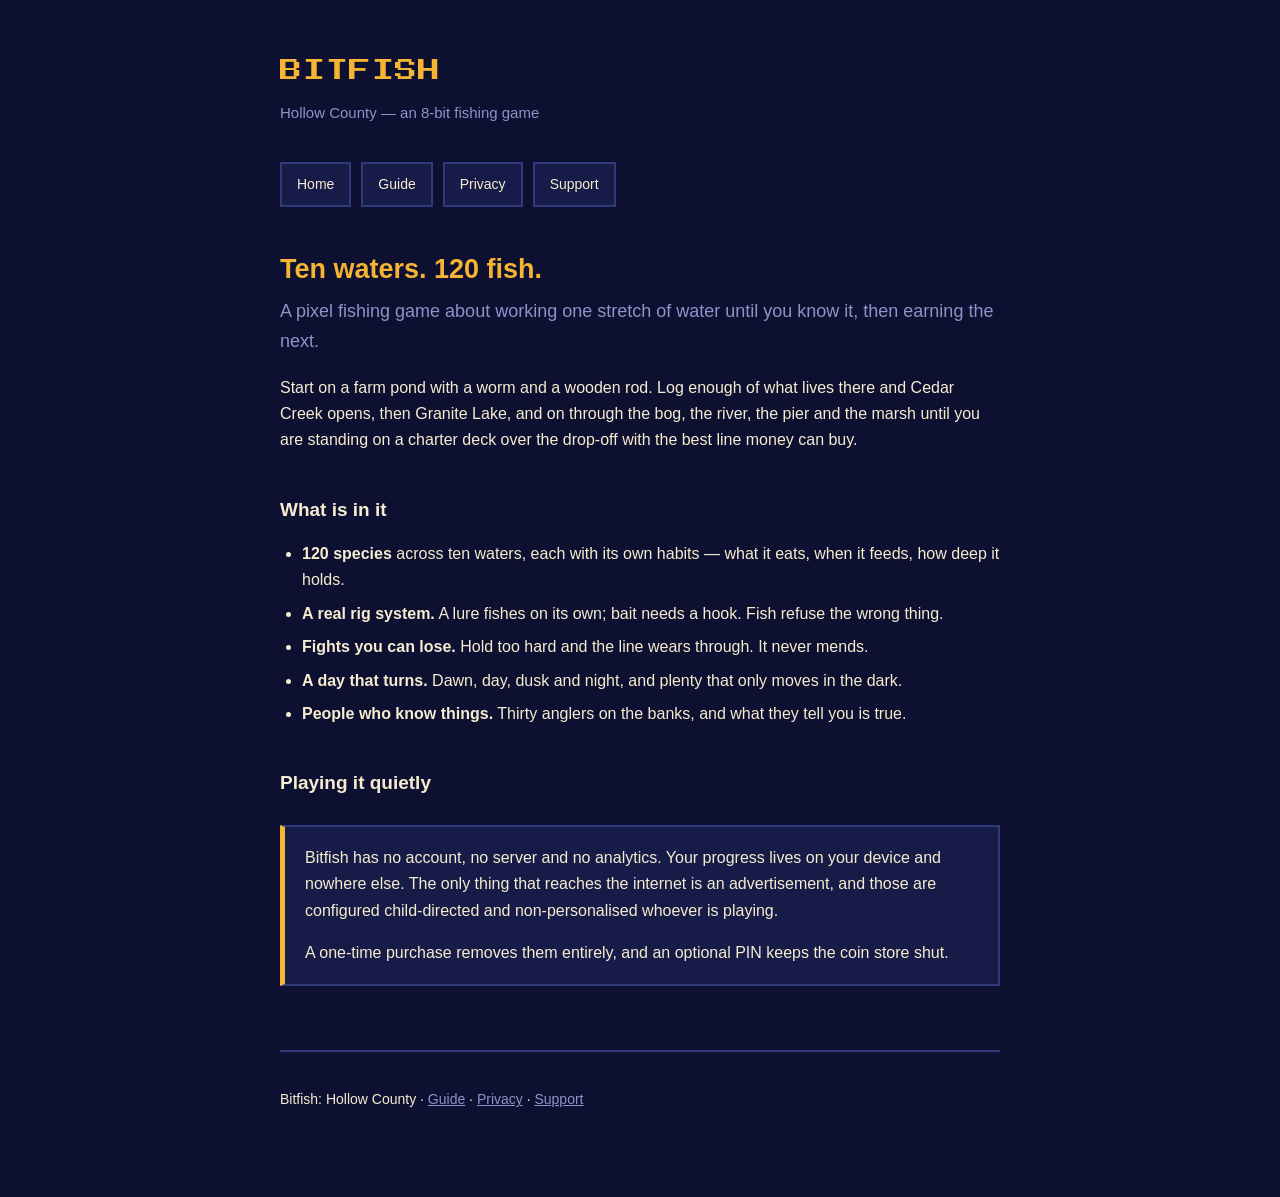
<file: index.html>
<!doctype html>
<html lang="en">
<head>
<meta charset="utf-8">
<meta name="viewport" content="width=device-width, initial-scale=1">
<title>Bitfish: Hollow County</title>
<meta name="description" content="An 8-bit fishing game. Ten waters, 120 species to catch and log.">
<link rel="preconnect" href="https://fonts.googleapis.com">
<link rel="preconnect" href="https://fonts.gstatic.com" crossorigin>
<link href="https://fonts.googleapis.com/css2?family=Press+Start+2P&display=swap" rel="stylesheet">
<link rel="stylesheet" href="assets/style.css?v=3">
</head>
<body>
<div class="wrap">
<header>
  <p class="brand">BITFISH</p>
  <p class="tag">Hollow County &mdash; an 8-bit fishing game</p>
</header>
<nav>
  <a href="">Home</a>
  <a href="guide/">Guide</a>
  <a href="privacy/">Privacy</a>
  <a href="support/">Support</a>
</nav>
<h1>Ten waters. 120 fish.</h1>
<p class="lede">A pixel fishing game about working one stretch of water until you know it, then earning the next.</p>

<p>Start on a farm pond with a worm and a wooden rod. Log enough of what lives there and Cedar Creek opens, then Granite Lake, and on through the bog, the river, the pier and the marsh until you are standing on a charter deck over the drop-off with the best line money can buy.</p>

<h2>What is in it</h2>
<ul>
  <li><strong>120 species</strong> across ten waters, each with its own habits &mdash; what it eats, when it feeds, how deep it holds.</li>
  <li><strong>A real rig system.</strong> A lure fishes on its own; bait needs a hook. Fish refuse the wrong thing.</li>
  <li><strong>Fights you can lose.</strong> Hold too hard and the line wears through. It never mends.</li>
  <li><strong>A day that turns.</strong> Dawn, day, dusk and night, and plenty that only moves in the dark.</li>
  <li><strong>People who know things.</strong> Thirty anglers on the banks, and what they tell you is true.</li>
</ul>

<h2>Playing it quietly</h2>
<div class="card">
  <p>Bitfish has no account, no server and no analytics. Your progress lives on your device and nowhere else. The only thing that reaches the internet is an advertisement, and those are configured child-directed and non-personalised whoever is playing.</p>
  <p>A one-time purchase removes them entirely, and an optional PIN keeps the coin store shut.</p>
</div>
<footer>
  <p>Bitfish: Hollow County &middot; <a href="guide/">Guide</a> &middot; <a href="privacy/">Privacy</a> &middot; <a href="support/">Support</a></p>
</footer>
</div>
</body>
</html>
</file>
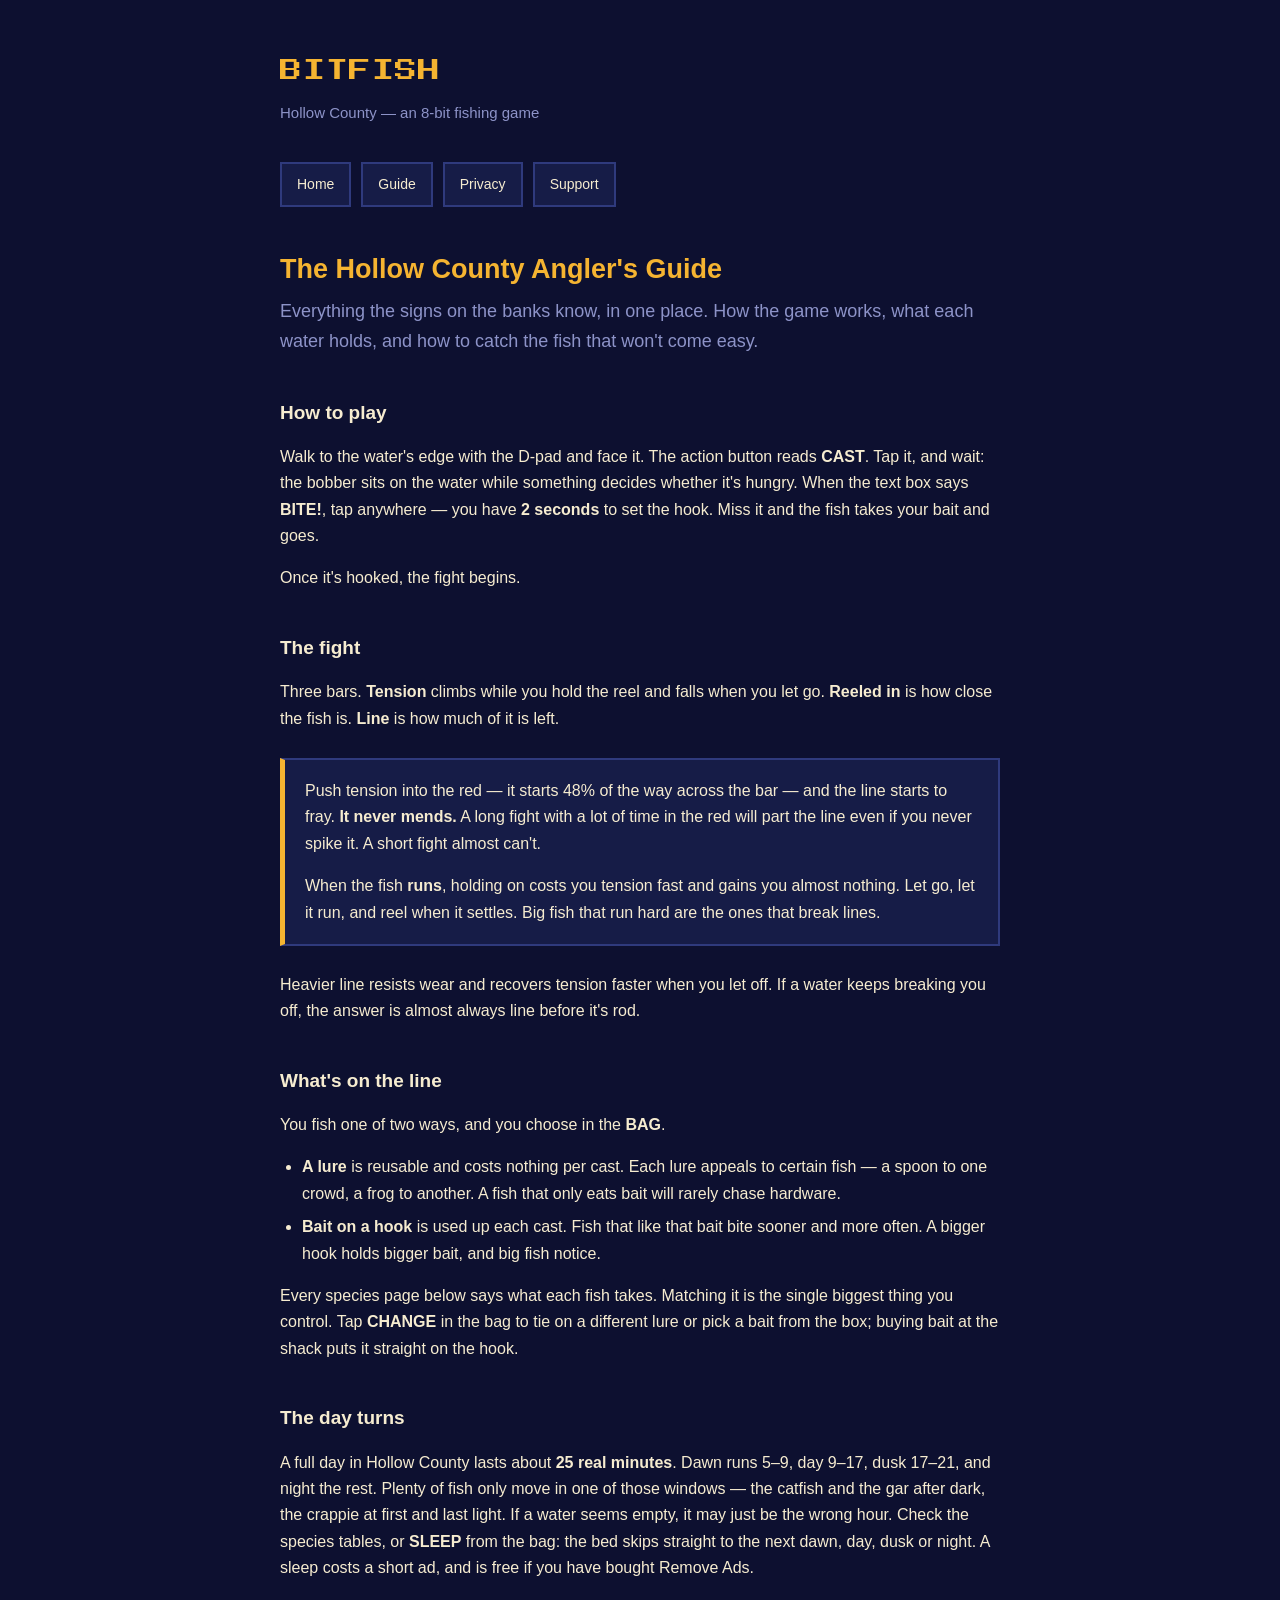
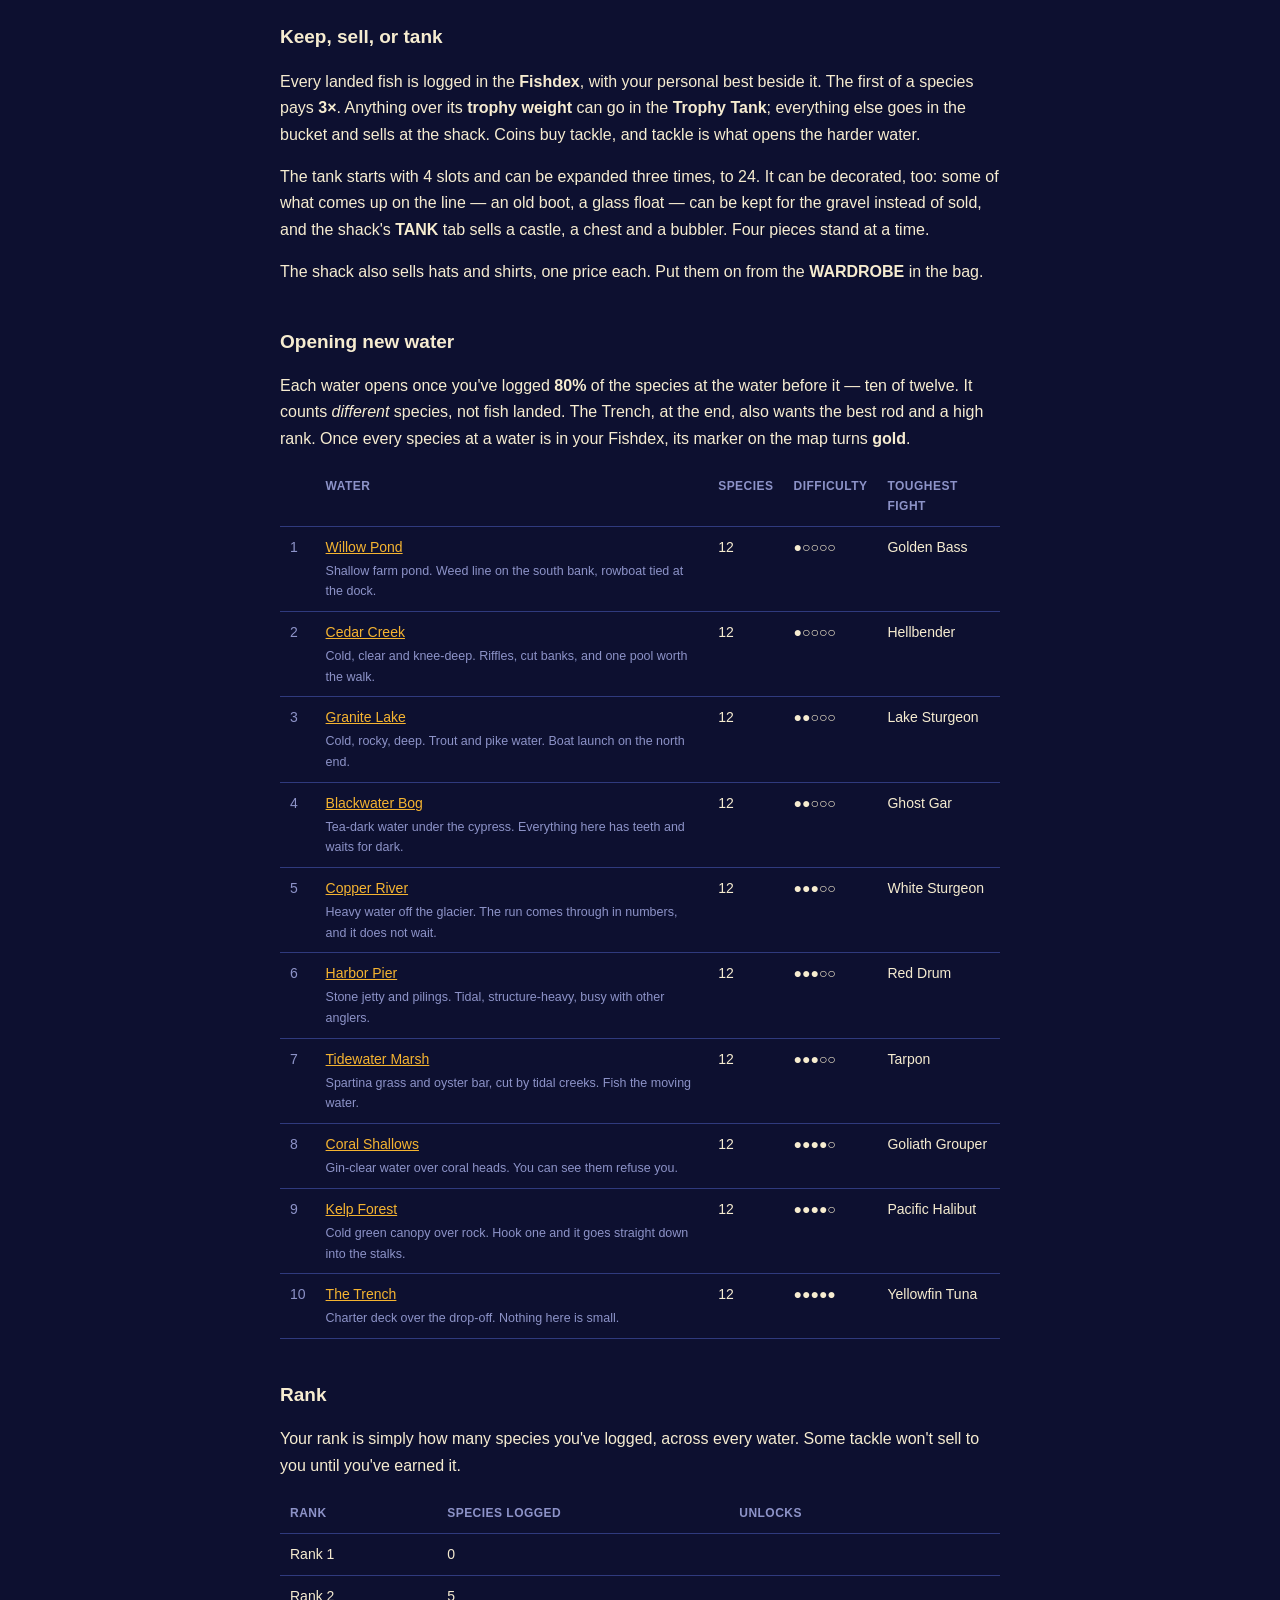
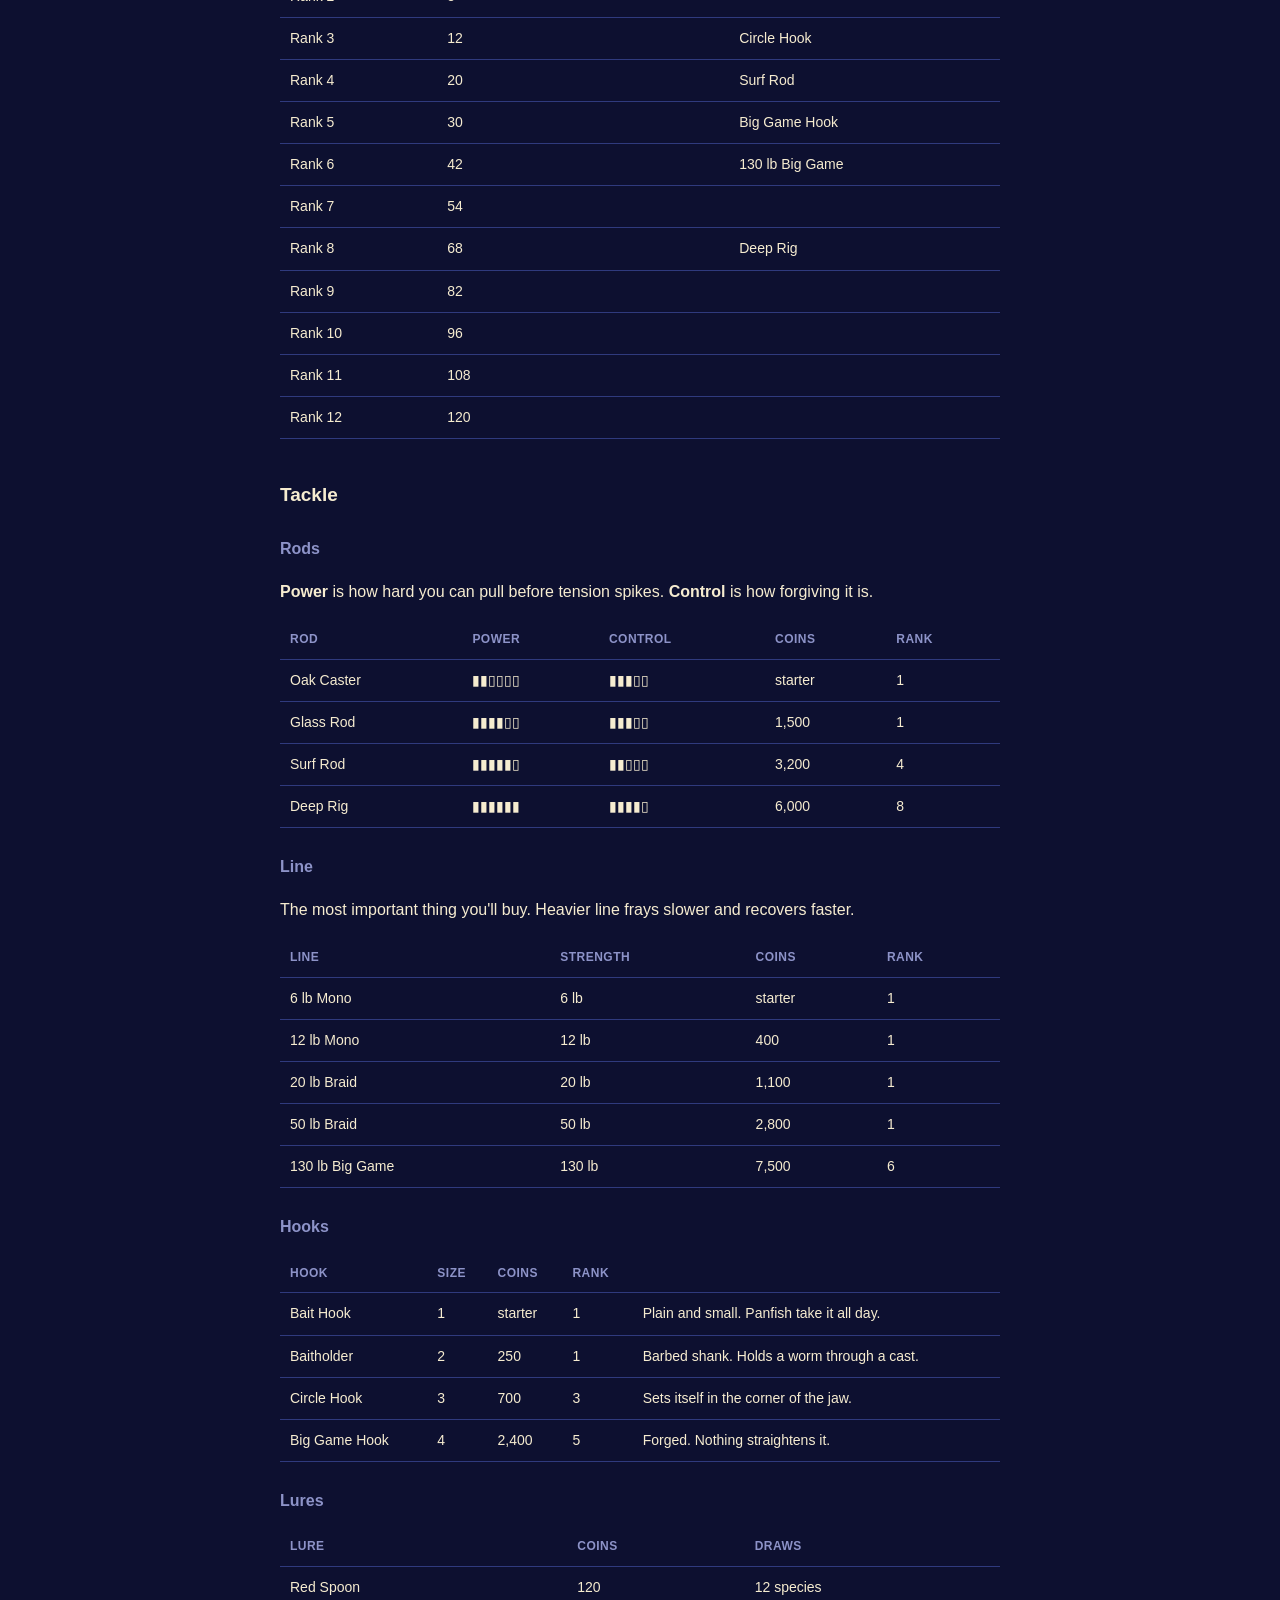
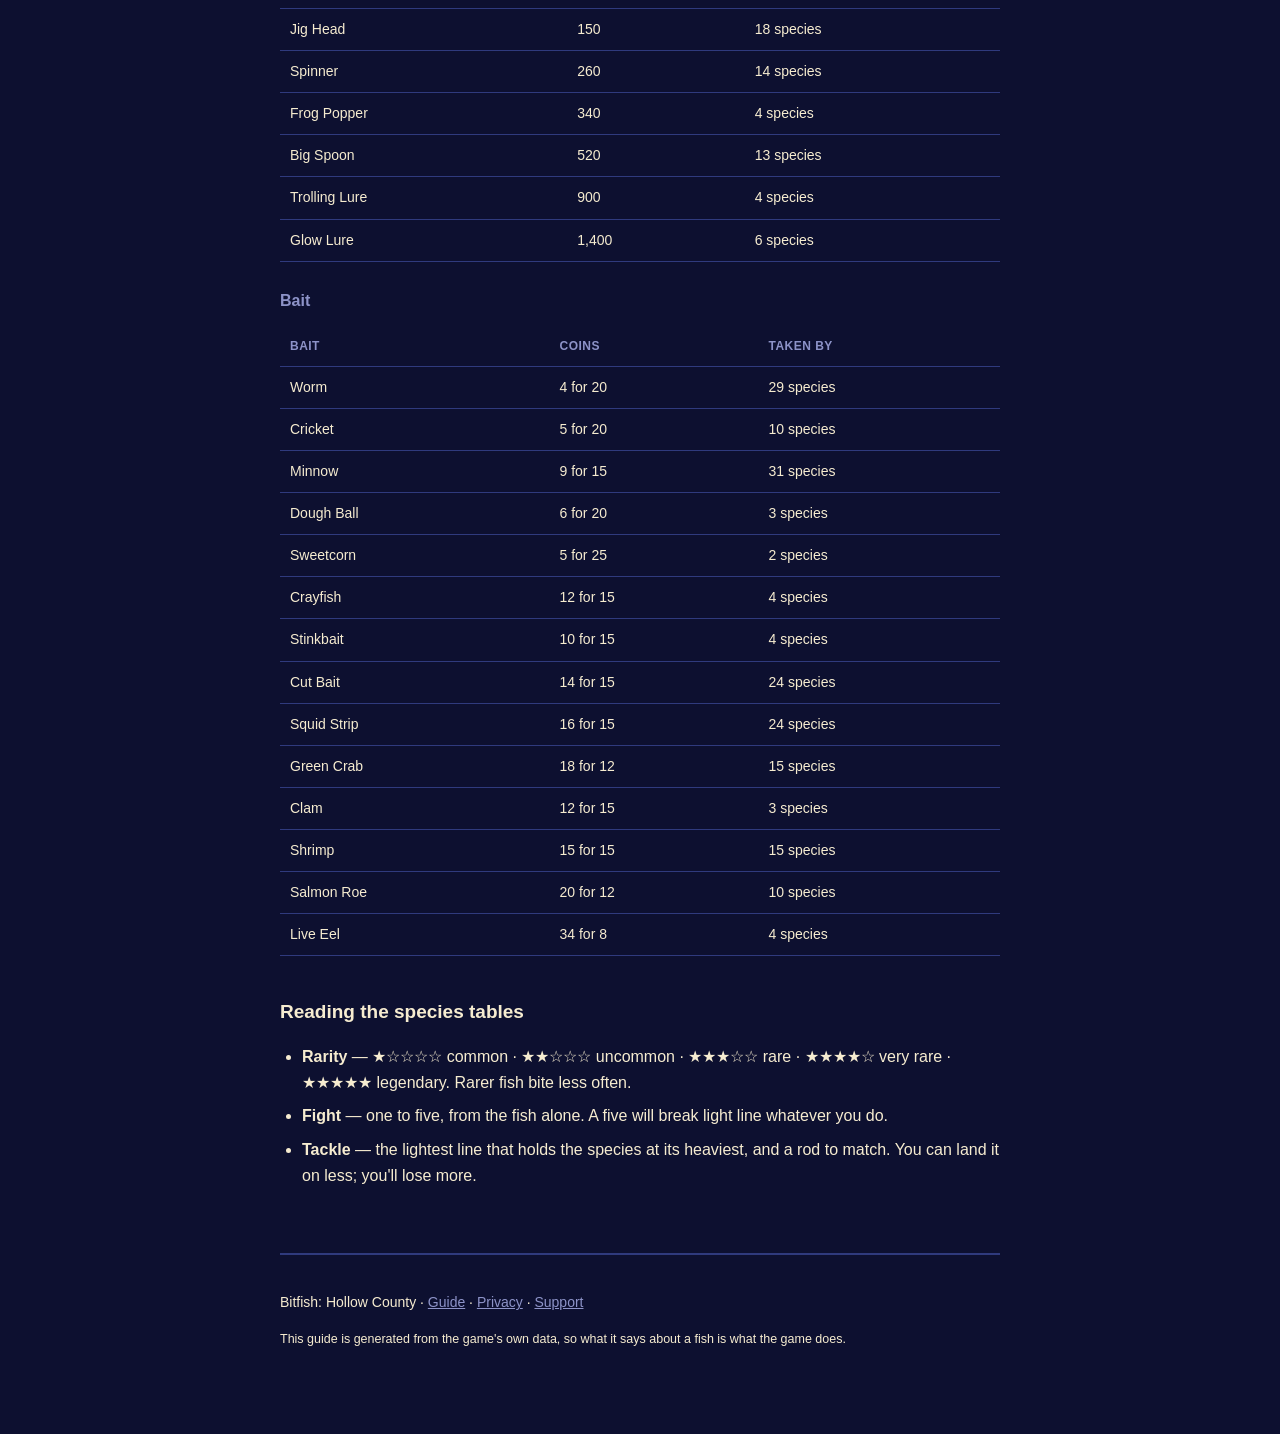
<file: guide/index.html>
<!doctype html>
<html lang="en">
<head>
<meta charset="utf-8">
<meta name="viewport" content="width=device-width, initial-scale=1">
<title>Angler's Guide — Bitfish: Hollow County</title>
<meta name="description" content="How Bitfish works, every water, and how to catch the fish that will not come easy.">
<link rel="preconnect" href="https://fonts.googleapis.com">
<link rel="preconnect" href="https://fonts.gstatic.com" crossorigin>
<link href="https://fonts.googleapis.com/css2?family=Press+Start+2P&display=swap" rel="stylesheet">
<link rel="stylesheet" href="../assets/style.css?v=3">
</head>
<body>
<div class="wrap">
<header>
  <p class="brand">BITFISH</p>
  <p class="tag">Hollow County &mdash; an 8-bit fishing game</p>
</header>
<nav>
  <a href="../">Home</a>
  <a href="../guide/">Guide</a>
  <a href="../privacy/">Privacy</a>
  <a href="../support/">Support</a>
</nav>

<h1>The Hollow County Angler's Guide</h1>
<p class="lede">Everything the signs on the banks know, in one place. How the game works, what each water holds, and how to catch the fish that won't come easy.</p>

<h2>How to play</h2>
<p>Walk to the water's edge with the D-pad and face it. The action button reads <strong>CAST</strong>. Tap it, and wait: the bobber sits on the water while something decides whether it's hungry. When the text box says <strong>BITE!</strong>, tap anywhere &mdash; you have <strong>2 seconds</strong> to set the hook. Miss it and the fish takes your bait and goes.</p>
<p>Once it's hooked, the fight begins.</p>

<h2>The fight</h2>
<p>Three bars. <strong>Tension</strong> climbs while you hold the reel and falls when you let go. <strong>Reeled in</strong> is how close the fish is. <strong>Line</strong> is how much of it is left.</p>
<div class="card">
  <p>Push tension into the red &mdash; it starts 48% of the way across the bar &mdash; and the line starts to fray. <strong>It never mends.</strong> A long fight with a lot of time in the red will part the line even if you never spike it. A short fight almost can't.</p>
  <p>When the fish <strong>runs</strong>, holding on costs you tension fast and gains you almost nothing. Let go, let it run, and reel when it settles. Big fish that run hard are the ones that break lines.</p>
</div>
<p>Heavier line resists wear and recovers tension faster when you let off. If a water keeps breaking you off, the answer is almost always line before it's rod.</p>

<h2>What's on the line</h2>
<p>You fish one of two ways, and you choose in the <strong>BAG</strong>.</p>
<ul>
  <li><strong>A lure</strong> is reusable and costs nothing per cast. Each lure appeals to certain fish &mdash; a spoon to one crowd, a frog to another. A fish that only eats bait will rarely chase hardware.</li>
  <li><strong>Bait on a hook</strong> is used up each cast. Fish that like that bait bite sooner and more often. A bigger hook holds bigger bait, and big fish notice.</li>
</ul>
<p>Every species page below says what each fish takes. Matching it is the single biggest thing you control. Tap <strong>CHANGE</strong> in the bag to tie on a different lure or pick a bait from the box; buying bait at the shack puts it straight on the hook.</p>

<h2>The day turns</h2>
<p>A full day in Hollow County lasts about <strong>25 real minutes</strong>. Dawn runs 5–9, day 9–17, dusk 17–21, and night the rest. Plenty of fish only move in one of those windows &mdash; the catfish and the gar after dark, the crappie at first and last light. If a water seems empty, it may just be the wrong hour. Check the species tables, or <strong>SLEEP</strong> from the bag: the bed skips straight to the next dawn, day, dusk or night. A sleep costs a short ad, and is free if you have bought Remove Ads.</p>

<h2>Keep, sell, or tank</h2>
<p>Every landed fish is logged in the <strong>Fishdex</strong>, with your personal best beside it. The first of a species pays <strong>3&times;</strong>. Anything over its <strong>trophy weight</strong> can go in the <strong>Trophy Tank</strong>; everything else goes in the bucket and sells at the shack. Coins buy tackle, and tackle is what opens the harder water.</p>
<p>The tank starts with 4 slots and can be expanded three times, to 24. It can be decorated, too: some of what comes up on the line &mdash; an old boot, a glass float &mdash; can be kept for the gravel instead of sold, and the shack's <strong>TANK</strong> tab sells a castle, a chest and a bubbler. Four pieces stand at a time.</p>
<p>The shack also sells hats and shirts, one price each. Put them on from the <strong>WARDROBE</strong> in the bag.</p>

<h2>Opening new water</h2>
<p>Each water opens once you've logged <strong>80%</strong> of the species at the water before it &mdash; ten of twelve. It counts <em>different</em> species, not fish landed. The Trench, at the end, also wants the best rod and a high rank. Once every species at a water is in your Fishdex, its marker on the map turns <strong>gold</strong>.</p>

<table class="tbl">
<thead><tr><th></th><th>Water</th><th>Species</th><th>Difficulty</th><th>Toughest fight</th></tr></thead>
<tbody>
<tr>
  <td class="n">1</td>
  <td><a href="willow-pond/">Willow Pond</a><div class="sub">Shallow farm pond. Weed line on the south bank, rowboat tied at the dock.</div></td>
  <td>12</td>
  <td>●○○○○</td>
  <td>Golden Bass</td>
</tr>
<tr>
  <td class="n">2</td>
  <td><a href="cedar-creek/">Cedar Creek</a><div class="sub">Cold, clear and knee-deep. Riffles, cut banks, and one pool worth the walk.</div></td>
  <td>12</td>
  <td>●○○○○</td>
  <td>Hellbender</td>
</tr>
<tr>
  <td class="n">3</td>
  <td><a href="granite-lake/">Granite Lake</a><div class="sub">Cold, rocky, deep. Trout and pike water. Boat launch on the north end.</div></td>
  <td>12</td>
  <td>●●○○○</td>
  <td>Lake Sturgeon</td>
</tr>
<tr>
  <td class="n">4</td>
  <td><a href="blackwater-bog/">Blackwater Bog</a><div class="sub">Tea-dark water under the cypress. Everything here has teeth and waits for dark.</div></td>
  <td>12</td>
  <td>●●○○○</td>
  <td>Ghost Gar</td>
</tr>
<tr>
  <td class="n">5</td>
  <td><a href="copper-river/">Copper River</a><div class="sub">Heavy water off the glacier. The run comes through in numbers, and it does not wait.</div></td>
  <td>12</td>
  <td>●●●○○</td>
  <td>White Sturgeon</td>
</tr>
<tr>
  <td class="n">6</td>
  <td><a href="harbor-pier/">Harbor Pier</a><div class="sub">Stone jetty and pilings. Tidal, structure-heavy, busy with other anglers.</div></td>
  <td>12</td>
  <td>●●●○○</td>
  <td>Red Drum</td>
</tr>
<tr>
  <td class="n">7</td>
  <td><a href="tidewater-marsh/">Tidewater Marsh</a><div class="sub">Spartina grass and oyster bar, cut by tidal creeks. Fish the moving water.</div></td>
  <td>12</td>
  <td>●●●○○</td>
  <td>Tarpon</td>
</tr>
<tr>
  <td class="n">8</td>
  <td><a href="coral-shallows/">Coral Shallows</a><div class="sub">Gin-clear water over coral heads. You can see them refuse you.</div></td>
  <td>12</td>
  <td>●●●●○</td>
  <td>Goliath Grouper</td>
</tr>
<tr>
  <td class="n">9</td>
  <td><a href="kelp-forest/">Kelp Forest</a><div class="sub">Cold green canopy over rock. Hook one and it goes straight down into the stalks.</div></td>
  <td>12</td>
  <td>●●●●○</td>
  <td>Pacific Halibut</td>
</tr>
<tr>
  <td class="n">10</td>
  <td><a href="the-trench/">The Trench</a><div class="sub">Charter deck over the drop-off. Nothing here is small.</div></td>
  <td>12</td>
  <td>●●●●●</td>
  <td>Yellowfin Tuna</td>
</tr>
</tbody>
</table>

<h2>Rank</h2>
<p>Your rank is simply how many species you've logged, across every water. Some tackle won't sell to you until you've earned it.</p>
<table class="tbl">
<thead><tr><th>Rank</th><th>Species logged</th><th>Unlocks</th></tr></thead>
<tbody>
<tr><td>Rank 1</td><td>0</td><td></td></tr>
<tr><td>Rank 2</td><td>5</td><td></td></tr>
<tr><td>Rank 3</td><td>12</td><td>Circle Hook</td></tr>
<tr><td>Rank 4</td><td>20</td><td>Surf Rod</td></tr>
<tr><td>Rank 5</td><td>30</td><td>Big Game Hook</td></tr>
<tr><td>Rank 6</td><td>42</td><td>130 lb Big Game</td></tr>
<tr><td>Rank 7</td><td>54</td><td></td></tr>
<tr><td>Rank 8</td><td>68</td><td>Deep Rig</td></tr>
<tr><td>Rank 9</td><td>82</td><td></td></tr>
<tr><td>Rank 10</td><td>96</td><td></td></tr>
<tr><td>Rank 11</td><td>108</td><td></td></tr>
<tr><td>Rank 12</td><td>120</td><td></td></tr>
</tbody>
</table>

<h2>Tackle</h2>
<h3>Rods</h3>
<p><strong>Power</strong> is how hard you can pull before tension spikes. <strong>Control</strong> is how forgiving it is.</p>
<table class="tbl"><thead><tr><th>Rod</th><th>Power</th><th>Control</th><th>Coins</th><th>Rank</th></tr></thead><tbody>
<tr><td>Oak Caster</td><td>▮▮▯▯▯▯</td><td>▮▮▮▯▯</td><td>starter</td><td>1</td></tr>
<tr><td>Glass Rod</td><td>▮▮▮▮▯▯</td><td>▮▮▮▯▯</td><td>1,500</td><td>1</td></tr>
<tr><td>Surf Rod</td><td>▮▮▮▮▮▯</td><td>▮▮▯▯▯</td><td>3,200</td><td>4</td></tr>
<tr><td>Deep Rig</td><td>▮▮▮▮▮▮</td><td>▮▮▮▮▯</td><td>6,000</td><td>8</td></tr>
</tbody></table>

<h3>Line</h3>
<p>The most important thing you'll buy. Heavier line frays slower and recovers faster.</p>
<table class="tbl"><thead><tr><th>Line</th><th>Strength</th><th>Coins</th><th>Rank</th></tr></thead><tbody>
<tr><td>6 lb Mono</td><td>6 lb</td><td>starter</td><td>1</td></tr>
<tr><td>12 lb Mono</td><td>12 lb</td><td>400</td><td>1</td></tr>
<tr><td>20 lb Braid</td><td>20 lb</td><td>1,100</td><td>1</td></tr>
<tr><td>50 lb Braid</td><td>50 lb</td><td>2,800</td><td>1</td></tr>
<tr><td>130 lb Big Game</td><td>130 lb</td><td>7,500</td><td>6</td></tr>
</tbody></table>

<h3>Hooks</h3>
<table class="tbl"><thead><tr><th>Hook</th><th>Size</th><th>Coins</th><th>Rank</th><th></th></tr></thead><tbody>
<tr><td>Bait Hook</td><td>1</td><td>starter</td><td>1</td><td>Plain and small. Panfish take it all day.</td></tr>
<tr><td>Baitholder</td><td>2</td><td>250</td><td>1</td><td>Barbed shank. Holds a worm through a cast.</td></tr>
<tr><td>Circle Hook</td><td>3</td><td>700</td><td>3</td><td>Sets itself in the corner of the jaw.</td></tr>
<tr><td>Big Game Hook</td><td>4</td><td>2,400</td><td>5</td><td>Forged. Nothing straightens it.</td></tr>
</tbody></table>

<h3>Lures</h3>
<table class="tbl"><thead><tr><th>Lure</th><th>Coins</th><th>Draws</th></tr></thead><tbody>
<tr><td>Red Spoon</td><td>120</td><td>12 species</td></tr>
<tr><td>Jig Head</td><td>150</td><td>18 species</td></tr>
<tr><td>Spinner</td><td>260</td><td>14 species</td></tr>
<tr><td>Frog Popper</td><td>340</td><td>4 species</td></tr>
<tr><td>Big Spoon</td><td>520</td><td>13 species</td></tr>
<tr><td>Trolling Lure</td><td>900</td><td>4 species</td></tr>
<tr><td>Glow Lure</td><td>1,400</td><td>6 species</td></tr>
</tbody></table>

<h3>Bait</h3>
<table class="tbl"><thead><tr><th>Bait</th><th>Coins</th><th>Taken by</th></tr></thead><tbody>
<tr><td>Worm</td><td>4 for 20</td><td>29 species</td></tr>
<tr><td>Cricket</td><td>5 for 20</td><td>10 species</td></tr>
<tr><td>Minnow</td><td>9 for 15</td><td>31 species</td></tr>
<tr><td>Dough Ball</td><td>6 for 20</td><td>3 species</td></tr>
<tr><td>Sweetcorn</td><td>5 for 25</td><td>2 species</td></tr>
<tr><td>Crayfish</td><td>12 for 15</td><td>4 species</td></tr>
<tr><td>Stinkbait</td><td>10 for 15</td><td>4 species</td></tr>
<tr><td>Cut Bait</td><td>14 for 15</td><td>24 species</td></tr>
<tr><td>Squid Strip</td><td>16 for 15</td><td>24 species</td></tr>
<tr><td>Green Crab</td><td>18 for 12</td><td>15 species</td></tr>
<tr><td>Clam</td><td>12 for 15</td><td>3 species</td></tr>
<tr><td>Shrimp</td><td>15 for 15</td><td>15 species</td></tr>
<tr><td>Salmon Roe</td><td>20 for 12</td><td>10 species</td></tr>
<tr><td>Live Eel</td><td>34 for 8</td><td>4 species</td></tr>
</tbody></table>

<h2>Reading the species tables</h2>
<ul>
  <li><strong>Rarity</strong> &mdash; ★☆☆☆☆ common &middot; ★★☆☆☆ uncommon &middot; ★★★☆☆ rare &middot; ★★★★☆ very rare &middot; ★★★★★ legendary. Rarer fish bite less often.</li>
  <li><strong>Fight</strong> &mdash; one to five, from the fish alone. A five will break light line whatever you do.</li>
  <li><strong>Tackle</strong> &mdash; the lightest line that holds the species at its heaviest, and a rod to match. You can land it on less; you'll lose more.</li>
</ul>

<footer>
  <p>Bitfish: Hollow County &middot; <a href="../guide/">Guide</a> &middot; <a href="../privacy/">Privacy</a> &middot; <a href="../support/">Support</a></p>
  <p class="gen">This guide is generated from the game's own data, so what it says about a fish is what the game does.</p>
</footer>
</div>
</body>
</html>
</file>
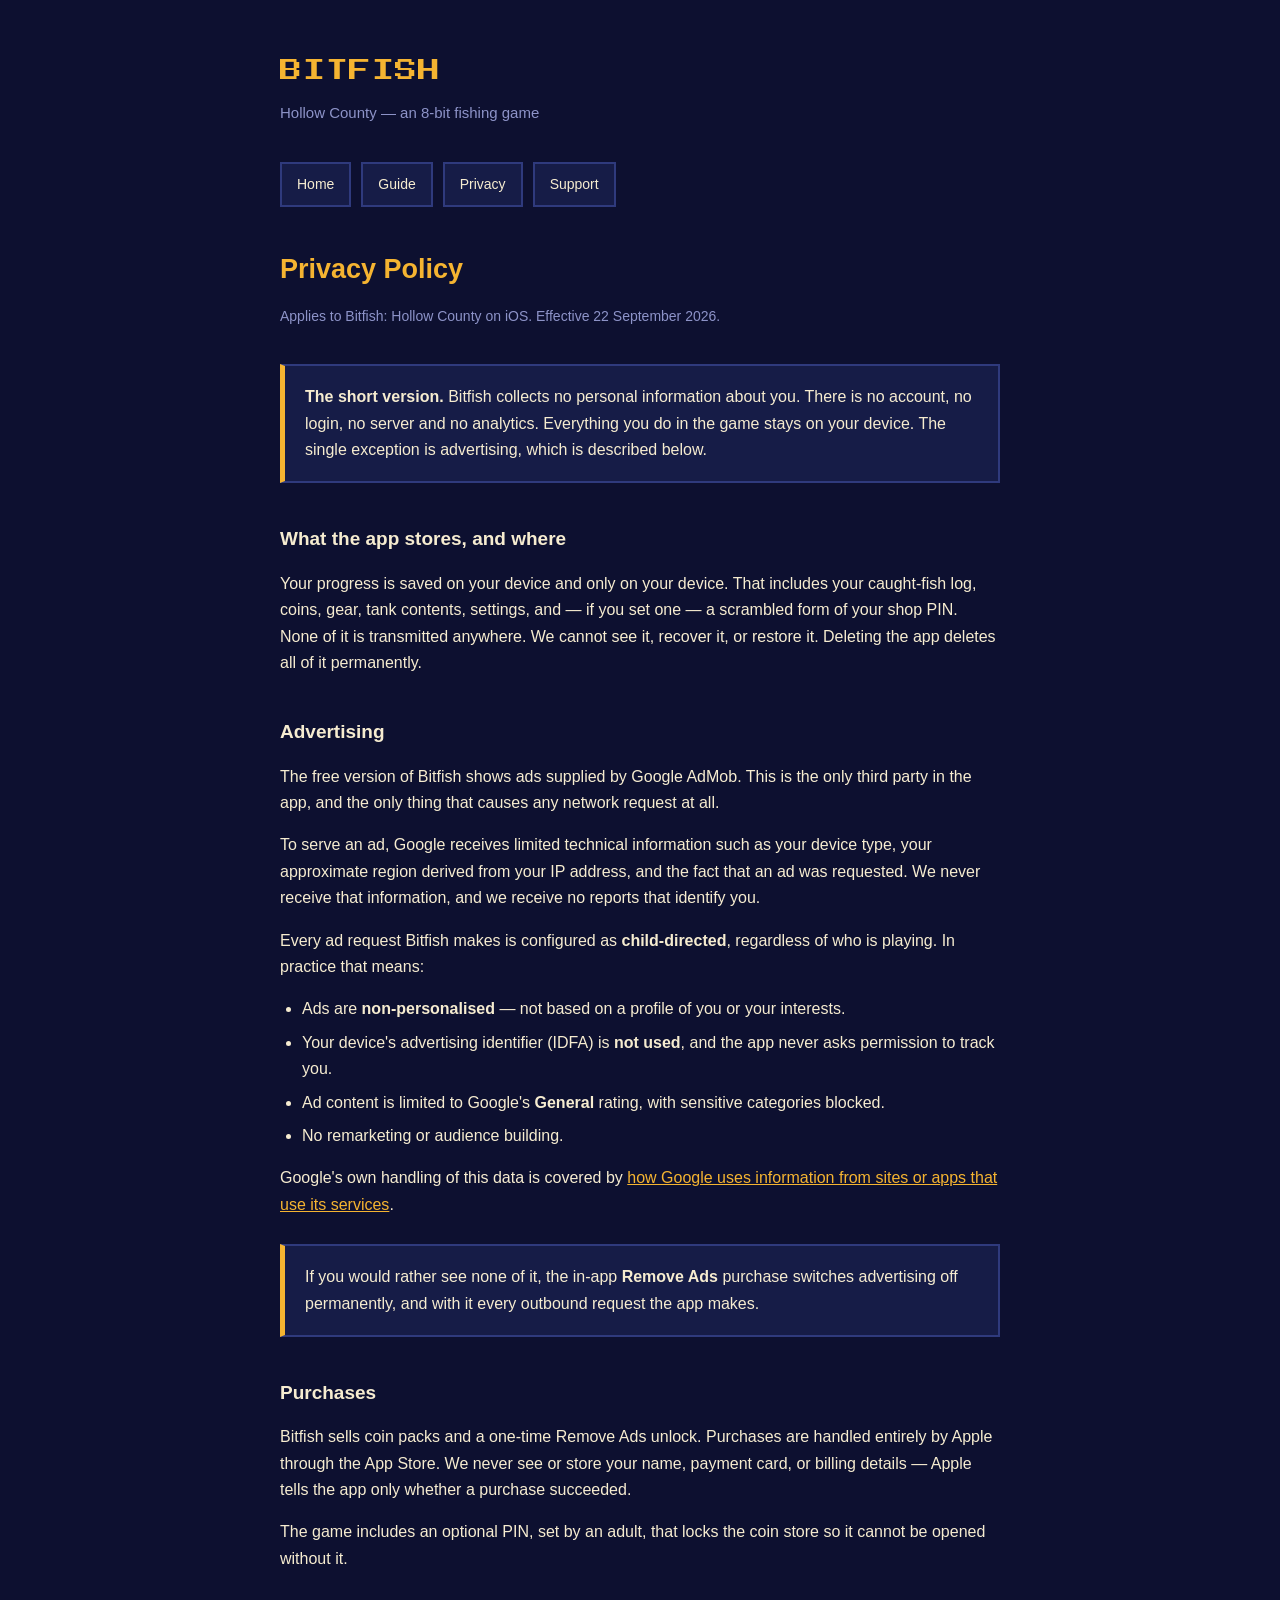
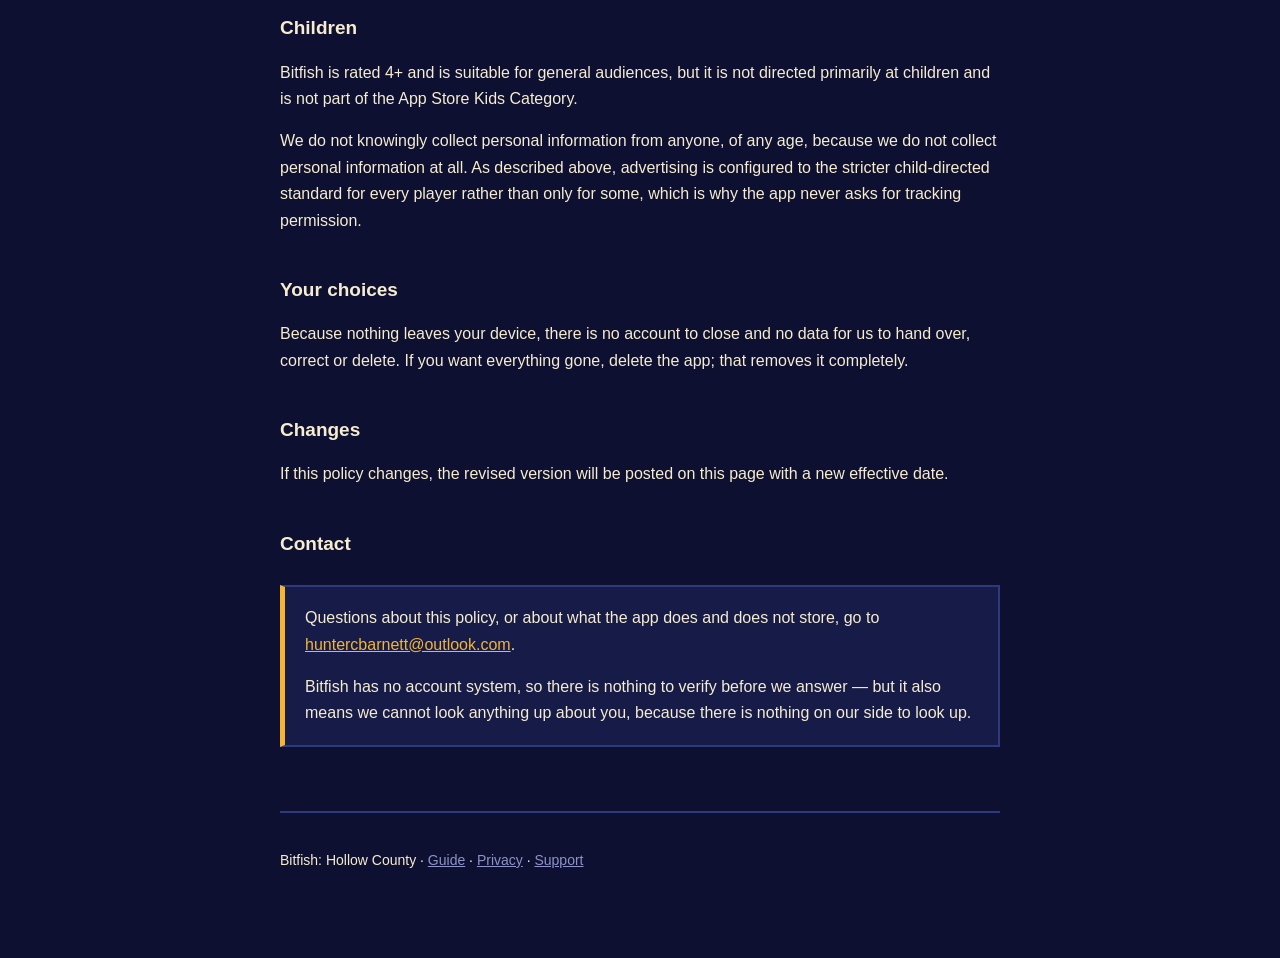
<file: privacy/index.html>
<!doctype html>
<html lang="en">
<head>
<meta charset="utf-8">
<meta name="viewport" content="width=device-width, initial-scale=1">
<title>Privacy Policy — Bitfish: Hollow County</title>
<meta name="description" content="Privacy policy for Bitfish: Hollow County. The app collects no personal information.">
<link rel="preconnect" href="https://fonts.googleapis.com">
<link rel="preconnect" href="https://fonts.gstatic.com" crossorigin>
<link href="https://fonts.googleapis.com/css2?family=Press+Start+2P&display=swap" rel="stylesheet">
<link rel="stylesheet" href="../assets/style.css?v=3">
</head>
<body>
<div class="wrap">
<header>
  <p class="brand">BITFISH</p>
  <p class="tag">Hollow County &mdash; an 8-bit fishing game</p>
</header>
<nav>
  <a href="../">Home</a>
  <a href="../guide/">Guide</a>
  <a href="../privacy/">Privacy</a>
  <a href="../support/">Support</a>
</nav>

<h1>Privacy Policy</h1>
<p class="stamp">Applies to Bitfish: Hollow County on iOS. Effective 22 September 2026.</p>

<div class="card">
  <p><strong>The short version.</strong> Bitfish collects no personal information about you. There is no account, no login, no server and no analytics. Everything you do in the game stays on your device. The single exception is advertising, which is described below.</p>
</div>

<h2>What the app stores, and where</h2>
<p>Your progress is saved on your device and only on your device. That includes your caught-fish log, coins, gear, tank contents, settings, and &mdash; if you set one &mdash; a scrambled form of your shop PIN. None of it is transmitted anywhere. We cannot see it, recover it, or restore it. Deleting the app deletes all of it permanently.</p>

<h2>Advertising</h2>
<p>The free version of Bitfish shows ads supplied by Google AdMob. This is the only third party in the app, and the only thing that causes any network request at all.</p>
<p>To serve an ad, Google receives limited technical information such as your device type, your approximate region derived from your IP address, and the fact that an ad was requested. We never receive that information, and we receive no reports that identify you.</p>
<p>Every ad request Bitfish makes is configured as <strong>child-directed</strong>, regardless of who is playing. In practice that means:</p>
<ul>
  <li>Ads are <strong>non-personalised</strong> &mdash; not based on a profile of you or your interests.</li>
  <li>Your device's advertising identifier (IDFA) is <strong>not used</strong>, and the app never asks permission to track you.</li>
  <li>Ad content is limited to Google's <strong>General</strong> rating, with sensitive categories blocked.</li>
  <li>No remarketing or audience building.</li>
</ul>
<p>Google's own handling of this data is covered by <a href="https://policies.google.com/technologies/partner-sites" rel="noopener">how Google uses information from sites or apps that use its services</a>.</p>
<div class="card">
  <p>If you would rather see none of it, the in-app <strong>Remove Ads</strong> purchase switches advertising off permanently, and with it every outbound request the app makes.</p>
</div>

<h2>Purchases</h2>
<p>Bitfish sells coin packs and a one-time Remove Ads unlock. Purchases are handled entirely by Apple through the App Store. We never see or store your name, payment card, or billing details &mdash; Apple tells the app only whether a purchase succeeded.</p>
<p>The game includes an optional PIN, set by an adult, that locks the coin store so it cannot be opened without it.</p>

<h2>Children</h2>
<p>Bitfish is rated 4+ and is suitable for general audiences, but it is not directed primarily at children and is not part of the App Store Kids Category.</p>
<p>We do not knowingly collect personal information from anyone, of any age, because we do not collect personal information at all. As described above, advertising is configured to the stricter child-directed standard for every player rather than only for some, which is why the app never asks for tracking permission.</p>

<h2>Your choices</h2>
<p>Because nothing leaves your device, there is no account to close and no data for us to hand over, correct or delete. If you want everything gone, delete the app; that removes it completely.</p>

<h2>Changes</h2>
<p>If this policy changes, the revised version will be posted on this page with a new effective date.</p>

<h2>Contact</h2>
<div class="card">
  <p>Questions about this policy, or about what the app does and does not store, go to <a href="mailto:huntercbarnett@outlook.com?subject=Bitfish%20privacy">huntercbarnett@outlook.com</a>.</p>
  <p>Bitfish has no account system, so there is nothing to verify before we answer &mdash; but it also means we cannot look anything up about you, because there is nothing on our side to look up.</p>
</div>

<footer>
  <p>Bitfish: Hollow County &middot; <a href="../guide/">Guide</a> &middot; <a href="../privacy/">Privacy</a> &middot; <a href="../support/">Support</a></p>
</footer>
</div>
</body>
</html>
</file>
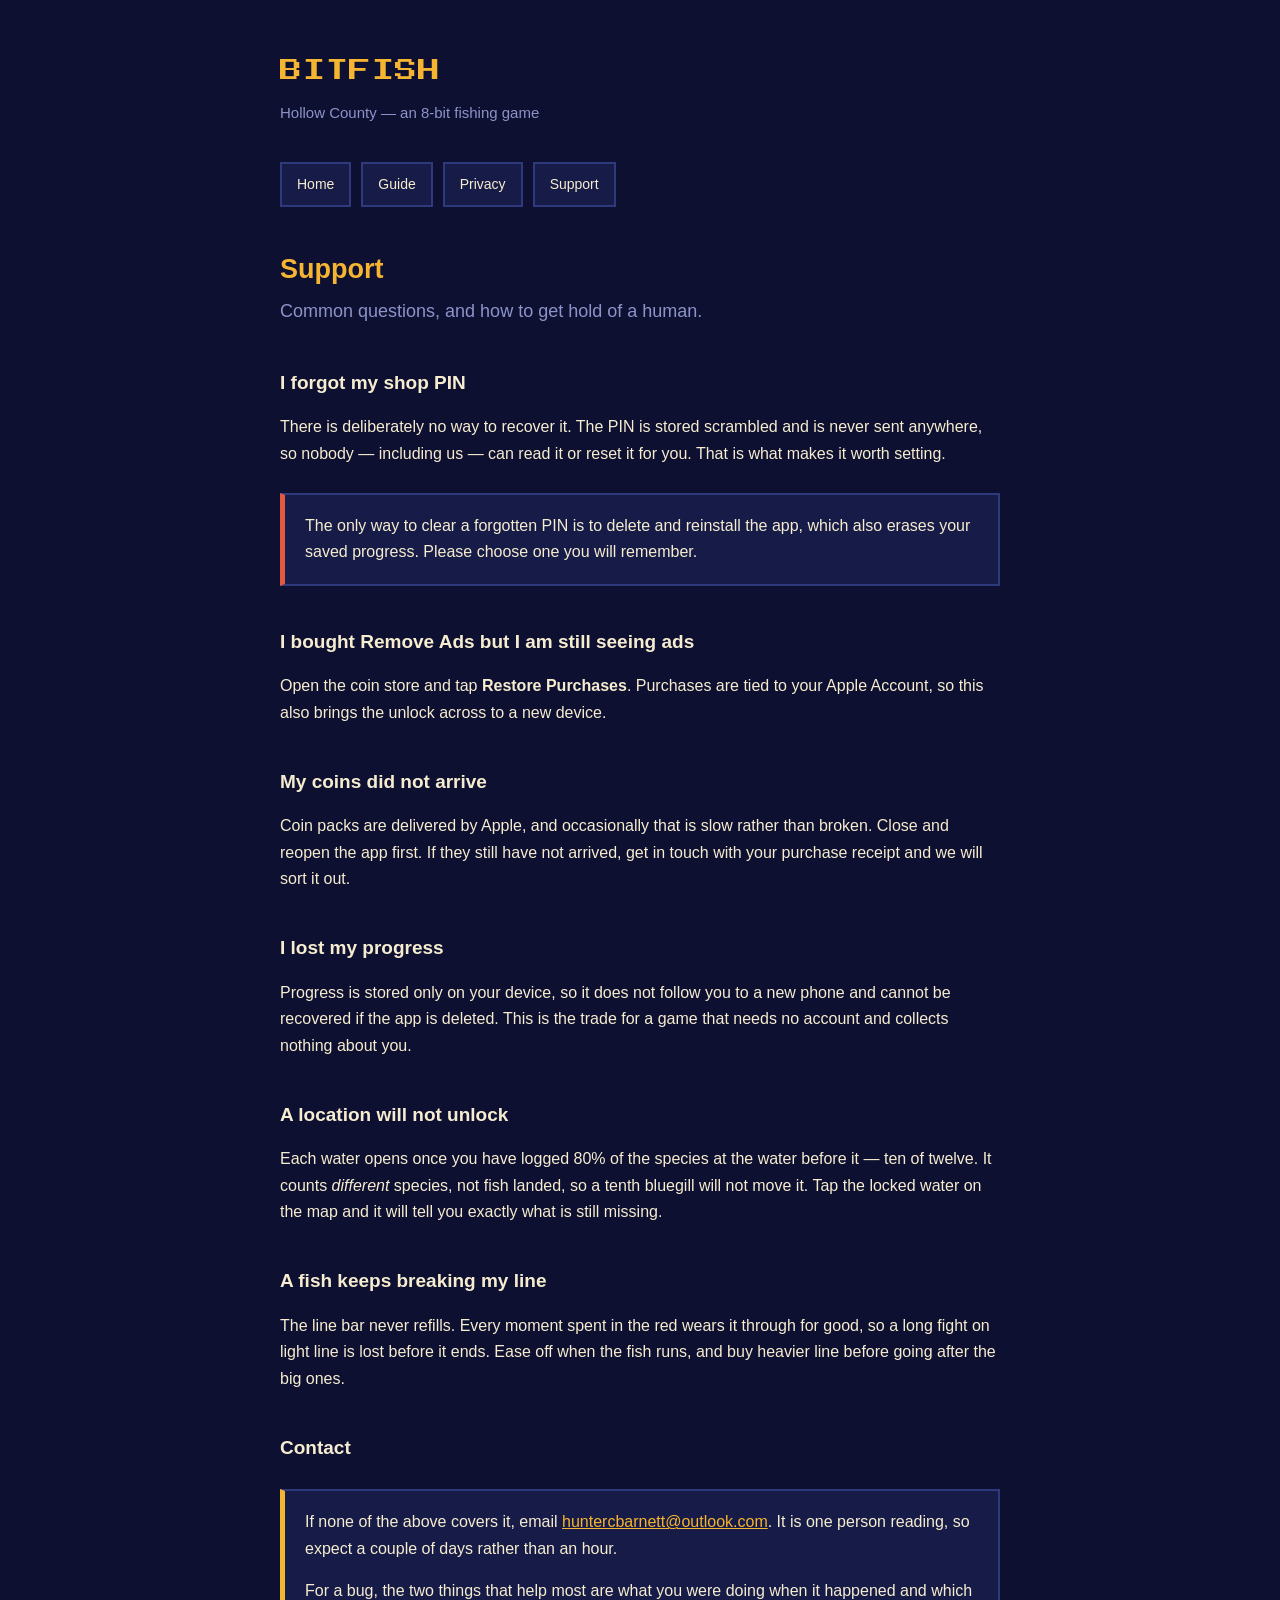
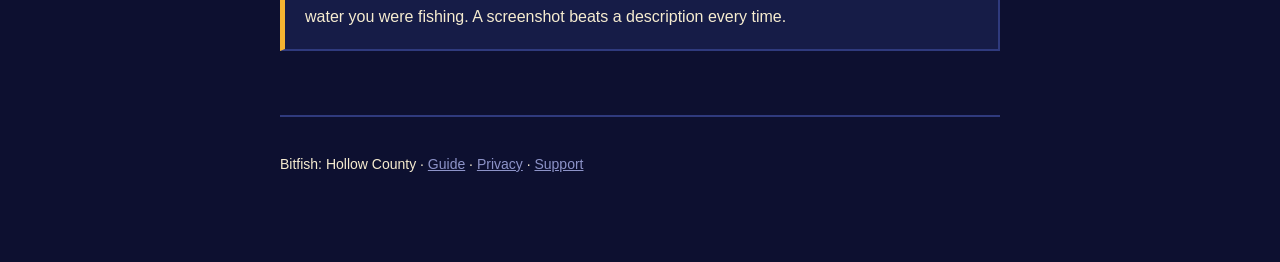
<file: support/index.html>
<!doctype html>
<html lang="en">
<head>
<meta charset="utf-8">
<meta name="viewport" content="width=device-width, initial-scale=1">
<title>Support — Bitfish: Hollow County</title>
<meta name="description" content="Help and support for Bitfish: Hollow County.">
<link rel="preconnect" href="https://fonts.googleapis.com">
<link rel="preconnect" href="https://fonts.gstatic.com" crossorigin>
<link href="https://fonts.googleapis.com/css2?family=Press+Start+2P&display=swap" rel="stylesheet">
<link rel="stylesheet" href="../assets/style.css?v=3">
</head>
<body>
<div class="wrap">
<header>
  <p class="brand">BITFISH</p>
  <p class="tag">Hollow County &mdash; an 8-bit fishing game</p>
</header>
<nav>
  <a href="../">Home</a>
  <a href="../guide/">Guide</a>
  <a href="../privacy/">Privacy</a>
  <a href="../support/">Support</a>
</nav>

<h1>Support</h1>
<p class="lede">Common questions, and how to get hold of a human.</p>

<h2>I forgot my shop PIN</h2>
<p>There is deliberately no way to recover it. The PIN is stored scrambled and is never sent anywhere, so nobody &mdash; including us &mdash; can read it or reset it for you. That is what makes it worth setting.</p>
<div class="card warn">
  <p>The only way to clear a forgotten PIN is to delete and reinstall the app, which also erases your saved progress. Please choose one you will remember.</p>
</div>

<h2>I bought Remove Ads but I am still seeing ads</h2>
<p>Open the coin store and tap <strong>Restore Purchases</strong>. Purchases are tied to your Apple Account, so this also brings the unlock across to a new device.</p>

<h2>My coins did not arrive</h2>
<p>Coin packs are delivered by Apple, and occasionally that is slow rather than broken. Close and reopen the app first. If they still have not arrived, get in touch with your purchase receipt and we will sort it out.</p>

<h2>I lost my progress</h2>
<p>Progress is stored only on your device, so it does not follow you to a new phone and cannot be recovered if the app is deleted. This is the trade for a game that needs no account and collects nothing about you.</p>

<h2>A location will not unlock</h2>
<p>Each water opens once you have logged 80% of the species at the water before it &mdash; ten of twelve. It counts <em>different</em> species, not fish landed, so a tenth bluegill will not move it. Tap the locked water on the map and it will tell you exactly what is still missing.</p>

<h2>A fish keeps breaking my line</h2>
<p>The line bar never refills. Every moment spent in the red wears it through for good, so a long fight on light line is lost before it ends. Ease off when the fish runs, and buy heavier line before going after the big ones.</p>

<h2>Contact</h2>
<div class="card">
  <p>If none of the above covers it, email <a href="mailto:huntercbarnett@outlook.com?subject=Bitfish%20support">huntercbarnett@outlook.com</a>. It is one person reading, so expect a couple of days rather than an hour.</p>
  <p>For a bug, the two things that help most are what you were doing when it happened and which water you were fishing. A screenshot beats a description every time.</p>
</div>

<footer>
  <p>Bitfish: Hollow County &middot; <a href="../guide/">Guide</a> &middot; <a href="../privacy/">Privacy</a> &middot; <a href="../support/">Support</a></p>
</footer>
</div>
</body>
</html>
</file>
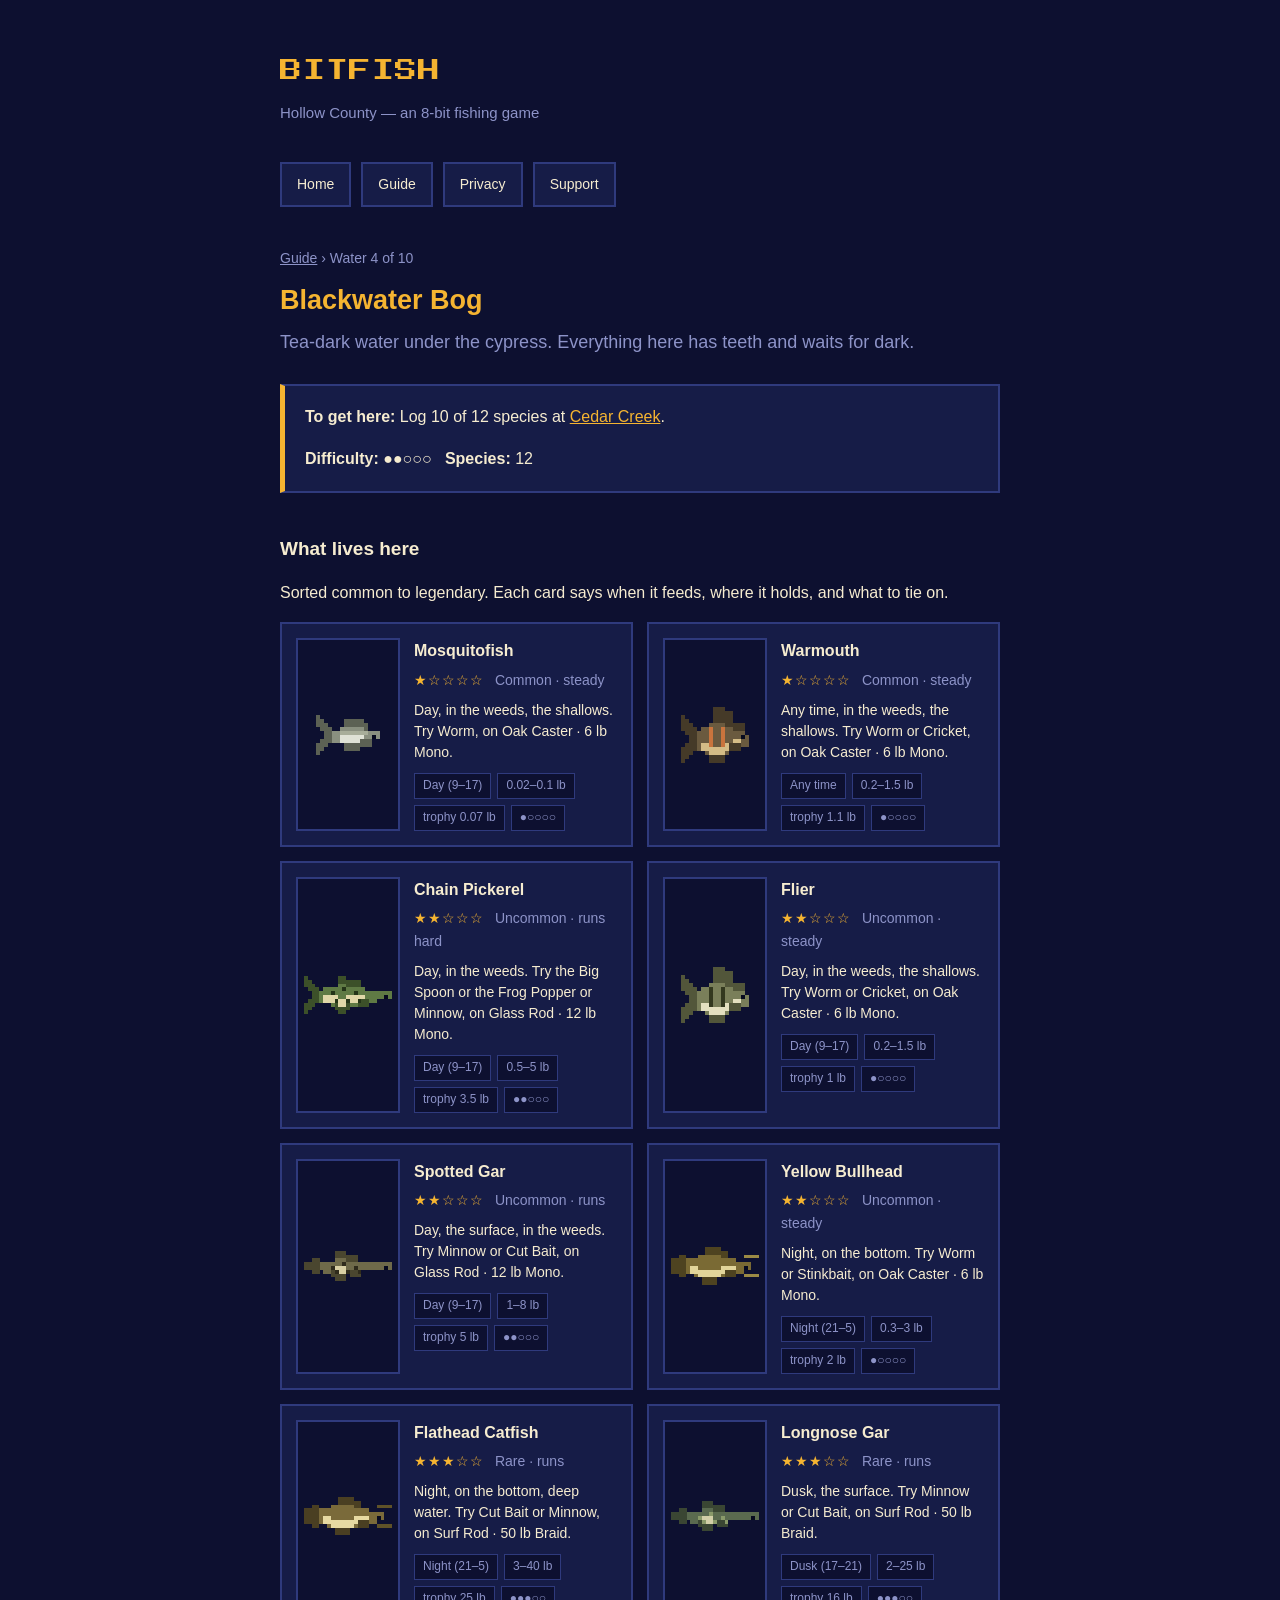
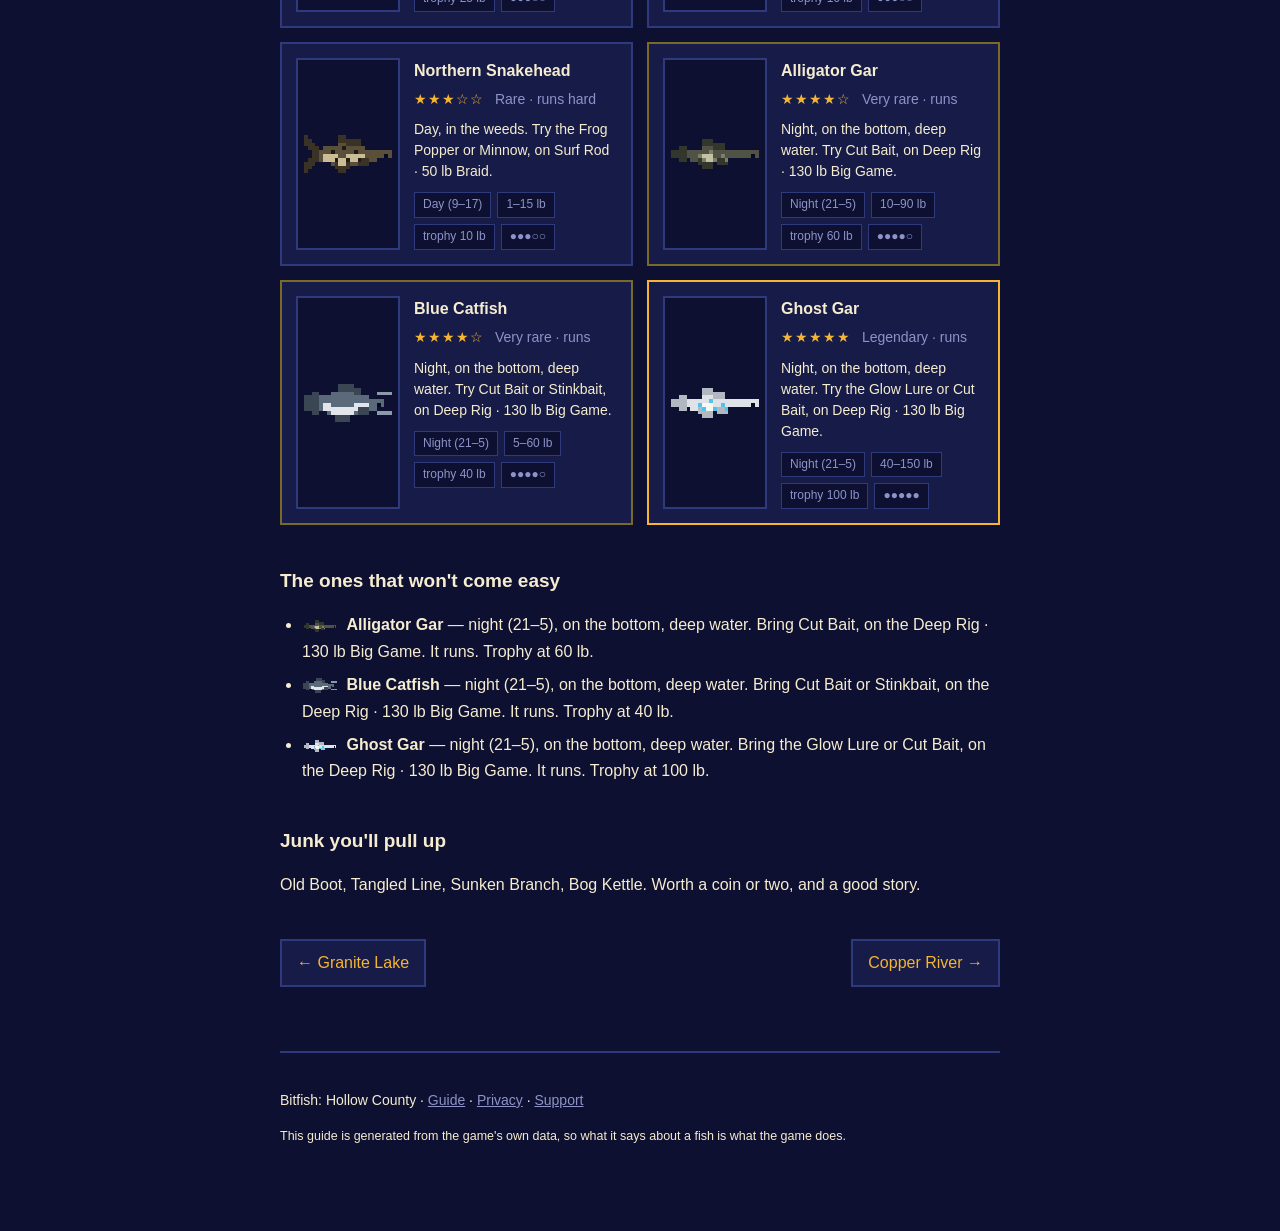
<file: guide/blackwater-bog/index.html>
<!doctype html>
<html lang="en">
<head>
<meta charset="utf-8">
<meta name="viewport" content="width=device-width, initial-scale=1">
<title>Blackwater Bog — Angler's Guide — Bitfish: Hollow County</title>
<meta name="description" content="Tea-dark water under the cypress. Everything here has teeth and waits for dark. Every species, when it feeds, what it takes.">
<link rel="preconnect" href="https://fonts.googleapis.com">
<link rel="preconnect" href="https://fonts.gstatic.com" crossorigin>
<link href="https://fonts.googleapis.com/css2?family=Press+Start+2P&display=swap" rel="stylesheet">
<link rel="stylesheet" href="../../assets/style.css?v=3">
</head>
<body>
<div class="wrap">
<header>
  <p class="brand">BITFISH</p>
  <p class="tag">Hollow County &mdash; an 8-bit fishing game</p>
</header>
<nav>
  <a href="../../">Home</a>
  <a href="../../guide/">Guide</a>
  <a href="../../privacy/">Privacy</a>
  <a href="../../support/">Support</a>
</nav>

<p class="crumb"><a href="../">Guide</a> &rsaquo; Water 4 of 10</p>
<h1>Blackwater Bog</h1>
<p class="lede">Tea-dark water under the cypress. Everything here has teeth and waits for dark.</p>
<div class="card">
  <p><strong>To get here:</strong> Log 10 of 12 species at <a href="../cedar-creek/">Cedar Creek</a>.</p>
  <p><strong>Difficulty:</strong> ●●○○○ &nbsp; <strong>Species:</strong> 12</p>
</div>

<h2>What lives here</h2>
<p class="sub">Sorted common to legendary. Each card says when it feeds, where it holds, and what to tie on.</p>
<div class="fishgrid">
<article class="fishcard r1">
  <div class="art"><svg class="fish" width="72" height="48" viewBox="-1 1 18 12" shape-rendering="crispEdges" role="img" aria-label="mosquitofish"><rect x="0" y="2" width="1" height="3" fill="#5c6154"/><rect x="0" y="9" width="1" height="3" fill="#5c6154"/><rect x="1" y="3" width="1" height="3" fill="#5c6154"/><rect x="1" y="8" width="1" height="3" fill="#5c6154"/><rect x="2" y="4" width="1" height="6" fill="#5c6154"/><rect x="3" y="5" width="1" height="4" fill="#5c6154"/><rect x="4" y="6" width="1" height="3" fill="#8a9080"/><rect x="5" y="6" width="1" height="3" fill="#8a9080"/><rect x="6" y="5" width="1" height="4" fill="#8a9080"/><rect x="7" y="5" width="1" height="4" fill="#8a9080"/><rect x="8" y="5" width="1" height="5" fill="#8a9080"/><rect x="9" y="5" width="1" height="4" fill="#8a9080"/><rect x="10" y="5" width="1" height="4" fill="#8a9080"/><rect x="11" y="5" width="1" height="4" fill="#8a9080"/><rect x="12" y="6" width="1" height="3" fill="#8a9080"/><rect x="13" y="6" width="1" height="3" fill="#8a9080"/><rect x="14" y="6" width="1" height="2" fill="#8a9080"/><rect x="6" y="7" width="1" height="2" fill="#dfe2d6"/><rect x="7" y="7" width="1" height="2" fill="#dfe2d6"/><rect x="8" y="7" width="1" height="2" fill="#dfe2d6"/><rect x="9" y="7" width="1" height="2" fill="#dfe2d6"/><rect x="10" y="7" width="1" height="2" fill="#dfe2d6"/><rect x="11" y="7" width="1" height="2" fill="#dfe2d6"/><rect x="15" y="6" width="1" height="2" fill="#8a9080"/><rect x="7" y="3" width="1" height="2" fill="#5c6154"/><rect x="8" y="3" width="1" height="2" fill="#5c6154"/><rect x="9" y="3" width="1" height="2" fill="#5c6154"/><rect x="10" y="3" width="1" height="2" fill="#5c6154"/><rect x="11" y="3" width="1" height="2" fill="#5c6154"/><rect x="12" y="4" width="1" height="2" fill="#5c6154"/><rect x="7" y="9" width="1" height="2" fill="#5c6154"/><rect x="8" y="9" width="1" height="2" fill="#5c6154"/><rect x="9" y="9" width="1" height="2" fill="#5c6154"/><rect x="10" y="9" width="1" height="2" fill="#5c6154"/><rect x="11" y="8" width="3" height="2" fill="#5c6154"/><rect x="6" y="6" width="1" height="1" fill="#a8ae9a"/><rect x="7" y="6" width="1" height="1" fill="#a8ae9a"/><rect x="8" y="6" width="1" height="1" fill="#a8ae9a"/><rect x="9" y="6" width="1" height="1" fill="#a8ae9a"/><rect x="10" y="6" width="1" height="1" fill="#a8ae9a"/><rect x="11" y="6" width="1" height="1" fill="#a8ae9a"/><rect x="12" y="6" width="1" height="1" fill="#a8ae9a"/><rect x="14" y="7" width="1" height="1" fill="#070a1f"/></svg></div>
  <div class="meta">
    <h3>Mosquitofish</h3>
    <p class="stars">★☆☆☆☆ <span class="sub">Common · steady</span></p>
    <p class="hint">Day, in the weeds, the shallows. Try Worm, on Oak Caster · 6 lb Mono.</p>
    <p class="chips">
      <span>Day (9–17)</span>
      <span>0.02–0.1 lb</span>
      <span>trophy 0.07 lb</span>
      <span title="Fight">●○○○○</span>
    </p>
  </div>
</article>
<article class="fishcard r1">
  <div class="art"><svg class="fish" width="76" height="64" viewBox="-1 -2 19 16" shape-rendering="crispEdges" role="img" aria-label="warmouth"><rect x="0" y="1" width="1" height="4" fill="#453a28"/><rect x="0" y="9" width="1" height="4" fill="#453a28"/><rect x="1" y="2" width="1" height="4" fill="#453a28"/><rect x="1" y="8" width="1" height="4" fill="#453a28"/><rect x="2" y="3" width="1" height="8" fill="#453a28"/><rect x="3" y="4" width="1" height="6" fill="#453a28"/><rect x="4" y="5" width="1" height="5" fill="#6a5a3f"/><rect x="5" y="4" width="1" height="6" fill="#6a5a3f"/><rect x="6" y="4" width="1" height="7" fill="#6a5a3f"/><rect x="7" y="3" width="1" height="8" fill="#6a5a3f"/><rect x="8" y="3" width="1" height="9" fill="#6a5a3f"/><rect x="9" y="3" width="1" height="8" fill="#6a5a3f"/><rect x="10" y="3" width="1" height="8" fill="#6a5a3f"/><rect x="11" y="4" width="1" height="7" fill="#6a5a3f"/><rect x="12" y="4" width="1" height="6" fill="#6a5a3f"/><rect x="13" y="5" width="1" height="5" fill="#6a5a3f"/><rect x="14" y="5" width="1" height="5" fill="#6a5a3f"/><rect x="15" y="5" width="1" height="4" fill="#6a5a3f"/><rect x="5" y="8" width="1" height="2" fill="#d4bc86"/><rect x="6" y="8" width="1" height="2" fill="#d4bc86"/><rect x="7" y="9" width="1" height="2" fill="#d4bc86"/><rect x="8" y="9" width="1" height="2" fill="#d4bc86"/><rect x="9" y="9" width="1" height="2" fill="#d4bc86"/><rect x="10" y="9" width="1" height="2" fill="#d4bc86"/><rect x="11" y="8" width="1" height="2" fill="#d4bc86"/><rect x="12" y="8" width="1" height="2" fill="#d4bc86"/><rect x="13" y="7" width="1" height="2" fill="#d4bc86"/><rect x="14" y="7" width="1" height="2" fill="#d4bc86"/><rect x="16" y="6" width="1" height="3" fill="#6a5a3f"/><rect x="8" y="-1" width="1" height="4" fill="#453a28"/><rect x="9" y="-1" width="1" height="4" fill="#453a28"/><rect x="10" y="-1" width="1" height="4" fill="#453a28"/><rect x="11" y="0" width="1" height="4" fill="#453a28"/><rect x="12" y="0" width="1" height="4" fill="#453a28"/><rect x="13" y="3" width="1" height="2" fill="#453a28"/><rect x="14" y="3" width="1" height="2" fill="#453a28"/><rect x="15" y="3" width="1" height="2" fill="#453a28"/><rect x="7" y="11" width="1" height="2" fill="#453a28"/><rect x="8" y="11" width="1" height="2" fill="#453a28"/><rect x="9" y="11" width="1" height="2" fill="#453a28"/><rect x="10" y="11" width="1" height="2" fill="#453a28"/><rect x="12" y="8" width="3" height="2" fill="#453a28"/><rect x="7" y="4" width="1" height="5" fill="#c9743d"/><rect x="10" y="4" width="1" height="5" fill="#c9743d"/><rect x="15" y="6" width="1" height="1" fill="#070a1f"/></svg></div>
  <div class="meta">
    <h3>Warmouth</h3>
    <p class="stars">★☆☆☆☆ <span class="sub">Common · steady</span></p>
    <p class="hint">Any time, in the weeds, the shallows. Try Worm or Cricket, on Oak Caster · 6 lb Mono.</p>
    <p class="chips">
      <span>Any time</span>
      <span>0.2–1.5 lb</span>
      <span>trophy 1.1 lb</span>
      <span title="Fight">●○○○○</span>
    </p>
  </div>
</article>
<article class="fishcard r2">
  <div class="art"><svg class="fish" width="96" height="46" viewBox="-1 1 25 12" shape-rendering="crispEdges" role="img" aria-label="chain-pickerel"><rect x="0" y="2" width="1" height="3" fill="#3c5029"/><rect x="0" y="9" width="1" height="3" fill="#3c5029"/><rect x="1" y="3" width="1" height="3" fill="#3c5029"/><rect x="1" y="8" width="1" height="3" fill="#3c5029"/><rect x="2" y="4" width="1" height="6" fill="#3c5029"/><rect x="3" y="5" width="1" height="4" fill="#3c5029"/><rect x="4" y="6" width="1" height="3" fill="#5f7a44"/><rect x="5" y="5" width="1" height="4" fill="#5f7a44"/><rect x="6" y="5" width="1" height="4" fill="#5f7a44"/><rect x="7" y="5" width="1" height="5" fill="#5f7a44"/><rect x="8" y="5" width="1" height="5" fill="#5f7a44"/><rect x="9" y="4" width="1" height="6" fill="#5f7a44"/><rect x="10" y="4" width="1" height="6" fill="#5f7a44"/><rect x="11" y="5" width="1" height="5" fill="#5f7a44"/><rect x="12" y="5" width="1" height="5" fill="#5f7a44"/><rect x="13" y="5" width="1" height="5" fill="#5f7a44"/><rect x="14" y="5" width="1" height="4" fill="#5f7a44"/><rect x="15" y="5" width="1" height="4" fill="#5f7a44"/><rect x="16" y="6" width="1" height="3" fill="#5f7a44"/><rect x="17" y="6" width="1" height="3" fill="#5f7a44"/><rect x="18" y="6" width="1" height="3" fill="#5f7a44"/><rect x="5" y="7" width="1" height="2" fill="#e0d7a8"/><rect x="6" y="7" width="1" height="2" fill="#e0d7a8"/><rect x="7" y="7" width="1" height="2" fill="#e0d7a8"/><rect x="8" y="7" width="1" height="2" fill="#e0d7a8"/><rect x="9" y="8" width="1" height="2" fill="#e0d7a8"/><rect x="10" y="8" width="1" height="2" fill="#e0d7a8"/><rect x="11" y="7" width="1" height="2" fill="#e0d7a8"/><rect x="12" y="7" width="1" height="2" fill="#e0d7a8"/><rect x="13" y="7" width="1" height="2" fill="#e0d7a8"/><rect x="14" y="7" width="1" height="2" fill="#e0d7a8"/><rect x="15" y="7" width="1" height="2" fill="#e0d7a8"/><rect x="19" y="6" width="1" height="2" fill="#5f7a44"/><rect x="20" y="6" width="1" height="2" fill="#5f7a44"/><rect x="21" y="6" width="1" height="2" fill="#5f7a44"/><rect x="22" y="6" width="1" height="2" fill="#5f7a44"/><rect x="9" y="2" width="1" height="2" fill="#3c5029"/><rect x="10" y="2" width="1" height="2" fill="#3c5029"/><rect x="11" y="3" width="1" height="2" fill="#3c5029"/><rect x="12" y="3" width="1" height="2" fill="#3c5029"/><rect x="13" y="3" width="1" height="2" fill="#3c5029"/><rect x="14" y="3" width="1" height="2" fill="#3c5029"/><rect x="8" y="9" width="1" height="2" fill="#3c5029"/><rect x="9" y="10" width="1" height="2" fill="#3c5029"/><rect x="10" y="10" width="1" height="2" fill="#3c5029"/><rect x="11" y="9" width="1" height="2" fill="#3c5029"/><rect x="14" y="8" width="3" height="2" fill="#3c5029"/><rect x="7" y="6" width="1" height="1" fill="#243418"/><rect x="8" y="8" width="1" height="1" fill="#243418"/><rect x="10" y="5" width="1" height="1" fill="#243418"/><rect x="11" y="8" width="1" height="1" fill="#243418"/><rect x="13" y="6" width="1" height="1" fill="#243418"/><rect x="14" y="8" width="1" height="1" fill="#243418"/><rect x="21" y="7" width="1" height="1" fill="#070a1f"/></svg></div>
  <div class="meta">
    <h3>Chain Pickerel</h3>
    <p class="stars">★★☆☆☆ <span class="sub">Uncommon · runs hard</span></p>
    <p class="hint">Day, in the weeds. Try the Big Spoon or the Frog Popper or Minnow, on Glass Rod · 12 lb Mono.</p>
    <p class="chips">
      <span>Day (9–17)</span>
      <span>0.5–5 lb</span>
      <span>trophy 3.5 lb</span>
      <span title="Fight">●●○○○</span>
    </p>
  </div>
</article>
<article class="fishcard r2">
  <div class="art"><svg class="fish" width="76" height="64" viewBox="-1 -2 19 16" shape-rendering="crispEdges" role="img" aria-label="flier"><rect x="0" y="1" width="1" height="4" fill="#52563a"/><rect x="0" y="9" width="1" height="4" fill="#52563a"/><rect x="1" y="2" width="1" height="4" fill="#52563a"/><rect x="1" y="8" width="1" height="4" fill="#52563a"/><rect x="2" y="3" width="1" height="8" fill="#52563a"/><rect x="3" y="4" width="1" height="6" fill="#52563a"/><rect x="4" y="5" width="1" height="5" fill="#7a7f5a"/><rect x="5" y="4" width="1" height="6" fill="#7a7f5a"/><rect x="6" y="4" width="1" height="7" fill="#7a7f5a"/><rect x="7" y="3" width="1" height="8" fill="#7a7f5a"/><rect x="8" y="3" width="1" height="9" fill="#7a7f5a"/><rect x="9" y="3" width="1" height="8" fill="#7a7f5a"/><rect x="10" y="3" width="1" height="8" fill="#7a7f5a"/><rect x="11" y="4" width="1" height="7" fill="#7a7f5a"/><rect x="12" y="4" width="1" height="6" fill="#7a7f5a"/><rect x="13" y="5" width="1" height="5" fill="#7a7f5a"/><rect x="14" y="5" width="1" height="5" fill="#7a7f5a"/><rect x="15" y="5" width="1" height="4" fill="#7a7f5a"/><rect x="5" y="8" width="1" height="2" fill="#e4e0c0"/><rect x="6" y="8" width="1" height="2" fill="#e4e0c0"/><rect x="7" y="9" width="1" height="2" fill="#e4e0c0"/><rect x="8" y="9" width="1" height="2" fill="#e4e0c0"/><rect x="9" y="9" width="1" height="2" fill="#e4e0c0"/><rect x="10" y="9" width="1" height="2" fill="#e4e0c0"/><rect x="11" y="8" width="1" height="2" fill="#e4e0c0"/><rect x="12" y="8" width="1" height="2" fill="#e4e0c0"/><rect x="13" y="7" width="1" height="2" fill="#e4e0c0"/><rect x="14" y="7" width="1" height="2" fill="#e4e0c0"/><rect x="16" y="6" width="1" height="3" fill="#7a7f5a"/><rect x="8" y="-1" width="1" height="4" fill="#52563a"/><rect x="9" y="-1" width="1" height="4" fill="#52563a"/><rect x="10" y="-1" width="1" height="4" fill="#52563a"/><rect x="11" y="0" width="1" height="4" fill="#52563a"/><rect x="12" y="0" width="1" height="4" fill="#52563a"/><rect x="13" y="3" width="1" height="2" fill="#52563a"/><rect x="14" y="3" width="1" height="2" fill="#52563a"/><rect x="15" y="3" width="1" height="2" fill="#52563a"/><rect x="7" y="11" width="1" height="2" fill="#52563a"/><rect x="8" y="11" width="1" height="2" fill="#52563a"/><rect x="9" y="11" width="1" height="2" fill="#52563a"/><rect x="10" y="11" width="1" height="2" fill="#52563a"/><rect x="12" y="8" width="3" height="2" fill="#52563a"/><rect x="7" y="4" width="1" height="5" fill="#33381f"/><rect x="10" y="4" width="1" height="5" fill="#33381f"/><rect x="15" y="6" width="1" height="1" fill="#070a1f"/></svg></div>
  <div class="meta">
    <h3>Flier</h3>
    <p class="stars">★★☆☆☆ <span class="sub">Uncommon · steady</span></p>
    <p class="hint">Day, in the weeds, the shallows. Try Worm or Cricket, on Oak Caster · 6 lb Mono.</p>
    <p class="chips">
      <span>Day (9–17)</span>
      <span>0.2–1.5 lb</span>
      <span>trophy 1 lb</span>
      <span title="Fight">●○○○○</span>
    </p>
  </div>
</article>
<article class="fishcard r2">
  <div class="art"><svg class="fish" width="96" height="38" viewBox="-1 2 25 10" shape-rendering="crispEdges" role="img" aria-label="spotted-gar"><rect x="0" y="6" width="1" height="2" fill="#4a462f"/><rect x="1" y="6" width="1" height="2" fill="#4a462f"/><rect x="2" y="5" width="1" height="4" fill="#4a462f"/><rect x="3" y="5" width="1" height="4" fill="#4a462f"/><rect x="4" y="6" width="1" height="2" fill="#6f6a4a"/><rect x="5" y="6" width="1" height="3" fill="#6f6a4a"/><rect x="6" y="6" width="1" height="3" fill="#6f6a4a"/><rect x="7" y="6" width="1" height="3" fill="#6f6a4a"/><rect x="8" y="5" width="1" height="4" fill="#6f6a4a"/><rect x="9" y="5" width="1" height="4" fill="#6f6a4a"/><rect x="10" y="5" width="1" height="4" fill="#6f6a4a"/><rect x="11" y="6" width="1" height="3" fill="#6f6a4a"/><rect x="12" y="6" width="1" height="3" fill="#6f6a4a"/><rect x="13" y="6" width="1" height="3" fill="#6f6a4a"/><rect x="14" y="6" width="1" height="2" fill="#6f6a4a"/><rect x="15" y="6" width="1" height="2" fill="#6f6a4a"/><rect x="16" y="6" width="1" height="2" fill="#6f6a4a"/><rect x="8" y="7" width="1" height="2" fill="#d8cfa4"/><rect x="9" y="7" width="1" height="2" fill="#d8cfa4"/><rect x="10" y="7" width="1" height="2" fill="#d8cfa4"/><rect x="17" y="6" width="1" height="2" fill="#6f6a4a"/><rect x="18" y="6" width="1" height="2" fill="#6f6a4a"/><rect x="19" y="6" width="1" height="2" fill="#6f6a4a"/><rect x="20" y="6" width="1" height="2" fill="#6f6a4a"/><rect x="21" y="6" width="1" height="2" fill="#6f6a4a"/><rect x="22" y="6" width="1" height="2" fill="#6f6a4a"/><rect x="8" y="3" width="1" height="2" fill="#4a462f"/><rect x="9" y="3" width="1" height="2" fill="#4a462f"/><rect x="10" y="3" width="1" height="2" fill="#4a462f"/><rect x="11" y="4" width="1" height="2" fill="#4a462f"/><rect x="12" y="4" width="1" height="2" fill="#4a462f"/><rect x="13" y="4" width="1" height="2" fill="#4a462f"/><rect x="7" y="8" width="1" height="2" fill="#4a462f"/><rect x="8" y="9" width="1" height="2" fill="#4a462f"/><rect x="9" y="9" width="1" height="2" fill="#4a462f"/><rect x="10" y="9" width="1" height="2" fill="#4a462f"/><rect x="12" y="8" width="3" height="2" fill="#4a462f"/><rect x="7" y="7" width="1" height="1" fill="#2f2b1c"/><rect x="8" y="8" width="1" height="1" fill="#2f2b1c"/><rect x="10" y="6" width="1" height="1" fill="#2f2b1c"/><rect x="11" y="8" width="1" height="1" fill="#2f2b1c"/><rect x="13" y="7" width="1" height="1" fill="#2f2b1c"/><rect x="14" y="8" width="1" height="1" fill="#2f2b1c"/><rect x="21" y="7" width="1" height="1" fill="#070a1f"/></svg></div>
  <div class="meta">
    <h3>Spotted Gar</h3>
    <p class="stars">★★☆☆☆ <span class="sub">Uncommon · runs</span></p>
    <p class="hint">Day, the surface, in the weeds. Try Minnow or Cut Bait, on Glass Rod · 12 lb Mono.</p>
    <p class="chips">
      <span>Day (9–17)</span>
      <span>1–8 lb</span>
      <span>trophy 5 lb</span>
      <span title="Fight">●●○○○</span>
    </p>
  </div>
</article>
<article class="fishcard r2">
  <div class="art"><svg class="fish" width="96" height="46" viewBox="-1 1 25 12" shape-rendering="crispEdges" role="img" aria-label="yellow-bullhead"><rect x="0" y="5" width="1" height="4" fill="#4e4320"/><rect x="1" y="5" width="1" height="4" fill="#4e4320"/><rect x="2" y="4" width="1" height="6" fill="#4e4320"/><rect x="3" y="4" width="1" height="6" fill="#4e4320"/><rect x="4" y="5" width="1" height="4" fill="#7a6a34"/><rect x="5" y="5" width="1" height="4" fill="#7a6a34"/><rect x="6" y="5" width="1" height="5" fill="#7a6a34"/><rect x="7" y="4" width="1" height="6" fill="#7a6a34"/><rect x="8" y="4" width="1" height="6" fill="#7a6a34"/><rect x="9" y="4" width="1" height="7" fill="#7a6a34"/><rect x="10" y="4" width="1" height="7" fill="#7a6a34"/><rect x="11" y="4" width="1" height="6" fill="#7a6a34"/><rect x="12" y="4" width="1" height="6" fill="#7a6a34"/><rect x="13" y="5" width="1" height="5" fill="#7a6a34"/><rect x="14" y="5" width="1" height="5" fill="#7a6a34"/><rect x="15" y="5" width="1" height="4" fill="#7a6a34"/><rect x="16" y="5" width="1" height="4" fill="#7a6a34"/><rect x="17" y="6" width="1" height="3" fill="#7a6a34"/><rect x="18" y="6" width="1" height="3" fill="#7a6a34"/><rect x="5" y="7" width="1" height="2" fill="#e2d59a"/><rect x="6" y="7" width="1" height="2" fill="#e2d59a"/><rect x="7" y="8" width="1" height="2" fill="#e2d59a"/><rect x="8" y="8" width="1" height="2" fill="#e2d59a"/><rect x="9" y="8" width="1" height="2" fill="#e2d59a"/><rect x="10" y="8" width="1" height="2" fill="#e2d59a"/><rect x="11" y="8" width="1" height="2" fill="#e2d59a"/><rect x="12" y="8" width="1" height="2" fill="#e2d59a"/><rect x="13" y="7" width="1" height="2" fill="#e2d59a"/><rect x="14" y="7" width="1" height="2" fill="#e2d59a"/><rect x="15" y="7" width="1" height="2" fill="#e2d59a"/><rect x="16" y="7" width="1" height="2" fill="#e2d59a"/><rect x="19" y="6" width="1" height="2" fill="#7a6a34"/><rect x="20" y="6" width="1" height="2" fill="#7a6a34"/><rect x="9" y="2" width="1" height="2" fill="#4e4320"/><rect x="10" y="2" width="1" height="2" fill="#4e4320"/><rect x="11" y="2" width="1" height="2" fill="#4e4320"/><rect x="12" y="2" width="1" height="2" fill="#4e4320"/><rect x="13" y="3" width="1" height="2" fill="#4e4320"/><rect x="14" y="3" width="1" height="2" fill="#4e4320"/><rect x="8" y="10" width="1" height="2" fill="#4e4320"/><rect x="9" y="10" width="1" height="2" fill="#4e4320"/><rect x="10" y="10" width="1" height="2" fill="#4e4320"/><rect x="11" y="10" width="1" height="2" fill="#4e4320"/><rect x="14" y="8" width="3" height="2" fill="#4e4320"/><rect x="19" y="9" width="4" height="1" fill="#9b8a45"/><rect x="19" y="4" width="4" height="1" fill="#9b8a45"/><rect x="19" y="7" width="1" height="1" fill="#070a1f"/></svg></div>
  <div class="meta">
    <h3>Yellow Bullhead</h3>
    <p class="stars">★★☆☆☆ <span class="sub">Uncommon · steady</span></p>
    <p class="hint">Night, on the bottom. Try Worm or Stinkbait, on Oak Caster · 6 lb Mono.</p>
    <p class="chips">
      <span>Night (21–5)</span>
      <span>0.3–3 lb</span>
      <span>trophy 2 lb</span>
      <span title="Fight">●○○○○</span>
    </p>
  </div>
</article>
<article class="fishcard r3">
  <div class="art"><svg class="fish" width="96" height="46" viewBox="-1 1 25 12" shape-rendering="crispEdges" role="img" aria-label="flathead-catfish"><rect x="0" y="5" width="1" height="4" fill="#4a3f22"/><rect x="1" y="5" width="1" height="4" fill="#4a3f22"/><rect x="2" y="4" width="1" height="6" fill="#4a3f22"/><rect x="3" y="4" width="1" height="6" fill="#4a3f22"/><rect x="4" y="5" width="1" height="4" fill="#7a6a3a"/><rect x="5" y="5" width="1" height="4" fill="#7a6a3a"/><rect x="6" y="5" width="1" height="5" fill="#7a6a3a"/><rect x="7" y="4" width="1" height="6" fill="#7a6a3a"/><rect x="8" y="4" width="1" height="6" fill="#7a6a3a"/><rect x="9" y="4" width="1" height="7" fill="#7a6a3a"/><rect x="10" y="4" width="1" height="7" fill="#7a6a3a"/><rect x="11" y="4" width="1" height="6" fill="#7a6a3a"/><rect x="12" y="4" width="1" height="6" fill="#7a6a3a"/><rect x="13" y="5" width="1" height="5" fill="#7a6a3a"/><rect x="14" y="5" width="1" height="5" fill="#7a6a3a"/><rect x="15" y="5" width="1" height="4" fill="#7a6a3a"/><rect x="16" y="5" width="1" height="4" fill="#7a6a3a"/><rect x="17" y="6" width="1" height="3" fill="#7a6a3a"/><rect x="18" y="6" width="1" height="3" fill="#7a6a3a"/><rect x="5" y="7" width="1" height="2" fill="#e6d9a2"/><rect x="6" y="7" width="1" height="2" fill="#e6d9a2"/><rect x="7" y="8" width="1" height="2" fill="#e6d9a2"/><rect x="8" y="8" width="1" height="2" fill="#e6d9a2"/><rect x="9" y="8" width="1" height="2" fill="#e6d9a2"/><rect x="10" y="8" width="1" height="2" fill="#e6d9a2"/><rect x="11" y="8" width="1" height="2" fill="#e6d9a2"/><rect x="12" y="8" width="1" height="2" fill="#e6d9a2"/><rect x="13" y="7" width="1" height="2" fill="#e6d9a2"/><rect x="14" y="7" width="1" height="2" fill="#e6d9a2"/><rect x="15" y="7" width="1" height="2" fill="#e6d9a2"/><rect x="16" y="7" width="1" height="2" fill="#e6d9a2"/><rect x="19" y="6" width="1" height="2" fill="#7a6a3a"/><rect x="20" y="6" width="1" height="2" fill="#7a6a3a"/><rect x="9" y="2" width="1" height="2" fill="#4a3f22"/><rect x="10" y="2" width="1" height="2" fill="#4a3f22"/><rect x="11" y="2" width="1" height="2" fill="#4a3f22"/><rect x="12" y="2" width="1" height="2" fill="#4a3f22"/><rect x="13" y="3" width="1" height="2" fill="#4a3f22"/><rect x="14" y="3" width="1" height="2" fill="#4a3f22"/><rect x="8" y="10" width="1" height="2" fill="#4a3f22"/><rect x="9" y="10" width="1" height="2" fill="#4a3f22"/><rect x="10" y="10" width="1" height="2" fill="#4a3f22"/><rect x="11" y="10" width="1" height="2" fill="#4a3f22"/><rect x="14" y="8" width="3" height="2" fill="#4a3f22"/><rect x="19" y="9" width="4" height="1" fill="#5f5228"/><rect x="19" y="4" width="4" height="1" fill="#5f5228"/><rect x="19" y="7" width="1" height="1" fill="#070a1f"/></svg></div>
  <div class="meta">
    <h3>Flathead Catfish</h3>
    <p class="stars">★★★☆☆ <span class="sub">Rare · runs</span></p>
    <p class="hint">Night, on the bottom, deep water. Try Cut Bait or Minnow, on Surf Rod · 50 lb Braid.</p>
    <p class="chips">
      <span>Night (21–5)</span>
      <span>3–40 lb</span>
      <span>trophy 25 lb</span>
      <span title="Fight">●●●○○</span>
    </p>
  </div>
</article>
<article class="fishcard r3">
  <div class="art"><svg class="fish" width="96" height="38" viewBox="-1 2 25 10" shape-rendering="crispEdges" role="img" aria-label="longnose-gar"><rect x="0" y="6" width="1" height="2" fill="#3a4633"/><rect x="1" y="6" width="1" height="2" fill="#3a4633"/><rect x="2" y="5" width="1" height="4" fill="#3a4633"/><rect x="3" y="5" width="1" height="4" fill="#3a4633"/><rect x="4" y="6" width="1" height="2" fill="#5a6a4f"/><rect x="5" y="6" width="1" height="3" fill="#5a6a4f"/><rect x="6" y="6" width="1" height="3" fill="#5a6a4f"/><rect x="7" y="6" width="1" height="3" fill="#5a6a4f"/><rect x="8" y="5" width="1" height="4" fill="#5a6a4f"/><rect x="9" y="5" width="1" height="4" fill="#5a6a4f"/><rect x="10" y="5" width="1" height="4" fill="#5a6a4f"/><rect x="11" y="6" width="1" height="3" fill="#5a6a4f"/><rect x="12" y="6" width="1" height="3" fill="#5a6a4f"/><rect x="13" y="6" width="1" height="3" fill="#5a6a4f"/><rect x="14" y="6" width="1" height="2" fill="#5a6a4f"/><rect x="15" y="6" width="1" height="2" fill="#5a6a4f"/><rect x="16" y="6" width="1" height="2" fill="#5a6a4f"/><rect x="8" y="7" width="1" height="2" fill="#d2cfa8"/><rect x="9" y="7" width="1" height="2" fill="#d2cfa8"/><rect x="10" y="7" width="1" height="2" fill="#d2cfa8"/><rect x="17" y="6" width="1" height="2" fill="#5a6a4f"/><rect x="18" y="6" width="1" height="2" fill="#5a6a4f"/><rect x="19" y="6" width="1" height="2" fill="#5a6a4f"/><rect x="20" y="6" width="1" height="2" fill="#5a6a4f"/><rect x="21" y="6" width="1" height="2" fill="#5a6a4f"/><rect x="22" y="6" width="1" height="2" fill="#5a6a4f"/><rect x="8" y="3" width="1" height="2" fill="#3a4633"/><rect x="9" y="3" width="1" height="2" fill="#3a4633"/><rect x="10" y="3" width="1" height="2" fill="#3a4633"/><rect x="11" y="4" width="1" height="2" fill="#3a4633"/><rect x="12" y="4" width="1" height="2" fill="#3a4633"/><rect x="13" y="4" width="1" height="2" fill="#3a4633"/><rect x="7" y="8" width="1" height="2" fill="#3a4633"/><rect x="8" y="9" width="1" height="2" fill="#3a4633"/><rect x="9" y="9" width="1" height="2" fill="#3a4633"/><rect x="10" y="9" width="1" height="2" fill="#3a4633"/><rect x="12" y="8" width="3" height="2" fill="#3a4633"/><rect x="7" y="7" width="1" height="1" fill="#8a9a6a"/><rect x="8" y="8" width="1" height="1" fill="#8a9a6a"/><rect x="10" y="6" width="1" height="1" fill="#8a9a6a"/><rect x="11" y="8" width="1" height="1" fill="#8a9a6a"/><rect x="13" y="7" width="1" height="1" fill="#8a9a6a"/><rect x="14" y="8" width="1" height="1" fill="#8a9a6a"/><rect x="21" y="7" width="1" height="1" fill="#070a1f"/></svg></div>
  <div class="meta">
    <h3>Longnose Gar</h3>
    <p class="stars">★★★☆☆ <span class="sub">Rare · runs</span></p>
    <p class="hint">Dusk, the surface. Try Minnow or Cut Bait, on Surf Rod · 50 lb Braid.</p>
    <p class="chips">
      <span>Dusk (17–21)</span>
      <span>2–25 lb</span>
      <span>trophy 16 lb</span>
      <span title="Fight">●●●○○</span>
    </p>
  </div>
</article>
<article class="fishcard r3">
  <div class="art"><svg class="fish" width="96" height="46" viewBox="-1 1 25 12" shape-rendering="crispEdges" role="img" aria-label="northern-snakehead"><rect x="0" y="2" width="1" height="3" fill="#3a3225"/><rect x="0" y="9" width="1" height="3" fill="#3a3225"/><rect x="1" y="3" width="1" height="3" fill="#3a3225"/><rect x="1" y="8" width="1" height="3" fill="#3a3225"/><rect x="2" y="4" width="1" height="6" fill="#3a3225"/><rect x="3" y="5" width="1" height="4" fill="#3a3225"/><rect x="4" y="6" width="1" height="3" fill="#5a4f3a"/><rect x="5" y="5" width="1" height="4" fill="#5a4f3a"/><rect x="6" y="5" width="1" height="4" fill="#5a4f3a"/><rect x="7" y="5" width="1" height="5" fill="#5a4f3a"/><rect x="8" y="5" width="1" height="5" fill="#5a4f3a"/><rect x="9" y="4" width="1" height="6" fill="#5a4f3a"/><rect x="10" y="4" width="1" height="6" fill="#5a4f3a"/><rect x="11" y="5" width="1" height="5" fill="#5a4f3a"/><rect x="12" y="5" width="1" height="5" fill="#5a4f3a"/><rect x="13" y="5" width="1" height="5" fill="#5a4f3a"/><rect x="14" y="5" width="1" height="4" fill="#5a4f3a"/><rect x="15" y="5" width="1" height="4" fill="#5a4f3a"/><rect x="16" y="6" width="1" height="3" fill="#5a4f3a"/><rect x="17" y="6" width="1" height="3" fill="#5a4f3a"/><rect x="18" y="6" width="1" height="3" fill="#5a4f3a"/><rect x="5" y="7" width="1" height="2" fill="#cabd96"/><rect x="6" y="7" width="1" height="2" fill="#cabd96"/><rect x="7" y="7" width="1" height="2" fill="#cabd96"/><rect x="8" y="7" width="1" height="2" fill="#cabd96"/><rect x="9" y="8" width="1" height="2" fill="#cabd96"/><rect x="10" y="8" width="1" height="2" fill="#cabd96"/><rect x="11" y="7" width="1" height="2" fill="#cabd96"/><rect x="12" y="7" width="1" height="2" fill="#cabd96"/><rect x="13" y="7" width="1" height="2" fill="#cabd96"/><rect x="14" y="7" width="1" height="2" fill="#cabd96"/><rect x="15" y="7" width="1" height="2" fill="#cabd96"/><rect x="19" y="6" width="1" height="2" fill="#5a4f3a"/><rect x="20" y="6" width="1" height="2" fill="#5a4f3a"/><rect x="21" y="6" width="1" height="2" fill="#5a4f3a"/><rect x="22" y="6" width="1" height="2" fill="#5a4f3a"/><rect x="9" y="2" width="1" height="2" fill="#3a3225"/><rect x="10" y="2" width="1" height="2" fill="#3a3225"/><rect x="11" y="3" width="1" height="2" fill="#3a3225"/><rect x="12" y="3" width="1" height="2" fill="#3a3225"/><rect x="13" y="3" width="1" height="2" fill="#3a3225"/><rect x="14" y="3" width="1" height="2" fill="#3a3225"/><rect x="8" y="9" width="1" height="2" fill="#3a3225"/><rect x="9" y="10" width="1" height="2" fill="#3a3225"/><rect x="10" y="10" width="1" height="2" fill="#3a3225"/><rect x="11" y="9" width="1" height="2" fill="#3a3225"/><rect x="14" y="8" width="3" height="2" fill="#3a3225"/><rect x="7" y="6" width="1" height="1" fill="#1f1a12"/><rect x="8" y="8" width="1" height="1" fill="#1f1a12"/><rect x="10" y="5" width="1" height="1" fill="#1f1a12"/><rect x="11" y="8" width="1" height="1" fill="#1f1a12"/><rect x="13" y="6" width="1" height="1" fill="#1f1a12"/><rect x="14" y="8" width="1" height="1" fill="#1f1a12"/><rect x="21" y="7" width="1" height="1" fill="#070a1f"/></svg></div>
  <div class="meta">
    <h3>Northern Snakehead</h3>
    <p class="stars">★★★☆☆ <span class="sub">Rare · runs hard</span></p>
    <p class="hint">Day, in the weeds. Try the Frog Popper or Minnow, on Surf Rod · 50 lb Braid.</p>
    <p class="chips">
      <span>Day (9–17)</span>
      <span>1–15 lb</span>
      <span>trophy 10 lb</span>
      <span title="Fight">●●●○○</span>
    </p>
  </div>
</article>
<article class="fishcard r4">
  <div class="art"><svg class="fish" width="96" height="38" viewBox="-1 2 25 10" shape-rendering="crispEdges" role="img" aria-label="alligator-gar"><rect x="0" y="6" width="1" height="2" fill="#33362b"/><rect x="1" y="6" width="1" height="2" fill="#33362b"/><rect x="2" y="5" width="1" height="4" fill="#33362b"/><rect x="3" y="5" width="1" height="4" fill="#33362b"/><rect x="4" y="6" width="1" height="2" fill="#4f5244"/><rect x="5" y="6" width="1" height="3" fill="#4f5244"/><rect x="6" y="6" width="1" height="3" fill="#4f5244"/><rect x="7" y="6" width="1" height="3" fill="#4f5244"/><rect x="8" y="5" width="1" height="4" fill="#4f5244"/><rect x="9" y="5" width="1" height="4" fill="#4f5244"/><rect x="10" y="5" width="1" height="4" fill="#4f5244"/><rect x="11" y="6" width="1" height="3" fill="#4f5244"/><rect x="12" y="6" width="1" height="3" fill="#4f5244"/><rect x="13" y="6" width="1" height="3" fill="#4f5244"/><rect x="14" y="6" width="1" height="2" fill="#4f5244"/><rect x="15" y="6" width="1" height="2" fill="#4f5244"/><rect x="16" y="6" width="1" height="2" fill="#4f5244"/><rect x="8" y="7" width="1" height="2" fill="#c4c2a4"/><rect x="9" y="7" width="1" height="2" fill="#c4c2a4"/><rect x="10" y="7" width="1" height="2" fill="#c4c2a4"/><rect x="17" y="6" width="1" height="2" fill="#4f5244"/><rect x="18" y="6" width="1" height="2" fill="#4f5244"/><rect x="19" y="6" width="1" height="2" fill="#4f5244"/><rect x="20" y="6" width="1" height="2" fill="#4f5244"/><rect x="21" y="6" width="1" height="2" fill="#4f5244"/><rect x="22" y="6" width="1" height="2" fill="#4f5244"/><rect x="8" y="3" width="1" height="2" fill="#33362b"/><rect x="9" y="3" width="1" height="2" fill="#33362b"/><rect x="10" y="3" width="1" height="2" fill="#33362b"/><rect x="11" y="4" width="1" height="2" fill="#33362b"/><rect x="12" y="4" width="1" height="2" fill="#33362b"/><rect x="13" y="4" width="1" height="2" fill="#33362b"/><rect x="7" y="8" width="1" height="2" fill="#33362b"/><rect x="8" y="9" width="1" height="2" fill="#33362b"/><rect x="9" y="9" width="1" height="2" fill="#33362b"/><rect x="10" y="9" width="1" height="2" fill="#33362b"/><rect x="12" y="8" width="3" height="2" fill="#33362b"/><rect x="7" y="7" width="1" height="1" fill="#7a7f66"/><rect x="8" y="8" width="1" height="1" fill="#7a7f66"/><rect x="10" y="6" width="1" height="1" fill="#7a7f66"/><rect x="11" y="8" width="1" height="1" fill="#7a7f66"/><rect x="13" y="7" width="1" height="1" fill="#7a7f66"/><rect x="14" y="8" width="1" height="1" fill="#7a7f66"/><rect x="21" y="7" width="1" height="1" fill="#070a1f"/></svg></div>
  <div class="meta">
    <h3>Alligator Gar</h3>
    <p class="stars">★★★★☆ <span class="sub">Very rare · runs</span></p>
    <p class="hint">Night, on the bottom, deep water. Try Cut Bait, on Deep Rig · 130 lb Big Game.</p>
    <p class="chips">
      <span>Night (21–5)</span>
      <span>10–90 lb</span>
      <span>trophy 60 lb</span>
      <span title="Fight">●●●●○</span>
    </p>
  </div>
</article>
<article class="fishcard r4">
  <div class="art"><svg class="fish" width="96" height="46" viewBox="-1 1 25 12" shape-rendering="crispEdges" role="img" aria-label="blue-catfish"><rect x="0" y="5" width="1" height="4" fill="#3a4653"/><rect x="1" y="5" width="1" height="4" fill="#3a4653"/><rect x="2" y="4" width="1" height="6" fill="#3a4653"/><rect x="3" y="4" width="1" height="6" fill="#3a4653"/><rect x="4" y="5" width="1" height="4" fill="#5a6a7a"/><rect x="5" y="5" width="1" height="4" fill="#5a6a7a"/><rect x="6" y="5" width="1" height="5" fill="#5a6a7a"/><rect x="7" y="4" width="1" height="6" fill="#5a6a7a"/><rect x="8" y="4" width="1" height="6" fill="#5a6a7a"/><rect x="9" y="4" width="1" height="7" fill="#5a6a7a"/><rect x="10" y="4" width="1" height="7" fill="#5a6a7a"/><rect x="11" y="4" width="1" height="6" fill="#5a6a7a"/><rect x="12" y="4" width="1" height="6" fill="#5a6a7a"/><rect x="13" y="5" width="1" height="5" fill="#5a6a7a"/><rect x="14" y="5" width="1" height="5" fill="#5a6a7a"/><rect x="15" y="5" width="1" height="4" fill="#5a6a7a"/><rect x="16" y="5" width="1" height="4" fill="#5a6a7a"/><rect x="17" y="6" width="1" height="3" fill="#5a6a7a"/><rect x="18" y="6" width="1" height="3" fill="#5a6a7a"/><rect x="5" y="7" width="1" height="2" fill="#e2e6ec"/><rect x="6" y="7" width="1" height="2" fill="#e2e6ec"/><rect x="7" y="8" width="1" height="2" fill="#e2e6ec"/><rect x="8" y="8" width="1" height="2" fill="#e2e6ec"/><rect x="9" y="8" width="1" height="2" fill="#e2e6ec"/><rect x="10" y="8" width="1" height="2" fill="#e2e6ec"/><rect x="11" y="8" width="1" height="2" fill="#e2e6ec"/><rect x="12" y="8" width="1" height="2" fill="#e2e6ec"/><rect x="13" y="7" width="1" height="2" fill="#e2e6ec"/><rect x="14" y="7" width="1" height="2" fill="#e2e6ec"/><rect x="15" y="7" width="1" height="2" fill="#e2e6ec"/><rect x="16" y="7" width="1" height="2" fill="#e2e6ec"/><rect x="19" y="6" width="1" height="2" fill="#5a6a7a"/><rect x="20" y="6" width="1" height="2" fill="#5a6a7a"/><rect x="9" y="2" width="1" height="2" fill="#3a4653"/><rect x="10" y="2" width="1" height="2" fill="#3a4653"/><rect x="11" y="2" width="1" height="2" fill="#3a4653"/><rect x="12" y="2" width="1" height="2" fill="#3a4653"/><rect x="13" y="3" width="1" height="2" fill="#3a4653"/><rect x="14" y="3" width="1" height="2" fill="#3a4653"/><rect x="8" y="10" width="1" height="2" fill="#3a4653"/><rect x="9" y="10" width="1" height="2" fill="#3a4653"/><rect x="10" y="10" width="1" height="2" fill="#3a4653"/><rect x="11" y="10" width="1" height="2" fill="#3a4653"/><rect x="14" y="8" width="3" height="2" fill="#3a4653"/><rect x="19" y="9" width="4" height="1" fill="#8a9aab"/><rect x="19" y="4" width="4" height="1" fill="#8a9aab"/><rect x="19" y="7" width="1" height="1" fill="#070a1f"/></svg></div>
  <div class="meta">
    <h3>Blue Catfish</h3>
    <p class="stars">★★★★☆ <span class="sub">Very rare · runs</span></p>
    <p class="hint">Night, on the bottom, deep water. Try Cut Bait or Stinkbait, on Deep Rig · 130 lb Big Game.</p>
    <p class="chips">
      <span>Night (21–5)</span>
      <span>5–60 lb</span>
      <span>trophy 40 lb</span>
      <span title="Fight">●●●●○</span>
    </p>
  </div>
</article>
<article class="fishcard r5">
  <div class="art"><svg class="fish" width="96" height="38" viewBox="-1 2 25 10" shape-rendering="crispEdges" role="img" aria-label="ghost-gar"><rect x="0" y="6" width="1" height="2" fill="#b2b8bf"/><rect x="1" y="6" width="1" height="2" fill="#b2b8bf"/><rect x="2" y="5" width="1" height="4" fill="#b2b8bf"/><rect x="3" y="5" width="1" height="4" fill="#b2b8bf"/><rect x="4" y="6" width="1" height="2" fill="#dfe2e6"/><rect x="5" y="6" width="1" height="3" fill="#dfe2e6"/><rect x="6" y="6" width="1" height="3" fill="#dfe2e6"/><rect x="7" y="6" width="1" height="3" fill="#dfe2e6"/><rect x="8" y="5" width="1" height="4" fill="#dfe2e6"/><rect x="9" y="5" width="1" height="4" fill="#dfe2e6"/><rect x="10" y="5" width="1" height="4" fill="#dfe2e6"/><rect x="11" y="6" width="1" height="3" fill="#dfe2e6"/><rect x="12" y="6" width="1" height="3" fill="#dfe2e6"/><rect x="13" y="6" width="1" height="3" fill="#dfe2e6"/><rect x="14" y="6" width="1" height="2" fill="#dfe2e6"/><rect x="15" y="6" width="1" height="2" fill="#dfe2e6"/><rect x="16" y="6" width="1" height="2" fill="#dfe2e6"/><rect x="8" y="7" width="1" height="2" fill="#f6f6f2"/><rect x="9" y="7" width="1" height="2" fill="#f6f6f2"/><rect x="10" y="7" width="1" height="2" fill="#f6f6f2"/><rect x="17" y="6" width="1" height="2" fill="#dfe2e6"/><rect x="18" y="6" width="1" height="2" fill="#dfe2e6"/><rect x="19" y="6" width="1" height="2" fill="#dfe2e6"/><rect x="20" y="6" width="1" height="2" fill="#dfe2e6"/><rect x="21" y="6" width="1" height="2" fill="#dfe2e6"/><rect x="22" y="6" width="1" height="2" fill="#dfe2e6"/><rect x="8" y="3" width="1" height="2" fill="#b2b8bf"/><rect x="9" y="3" width="1" height="2" fill="#b2b8bf"/><rect x="10" y="3" width="1" height="2" fill="#b2b8bf"/><rect x="11" y="4" width="1" height="2" fill="#b2b8bf"/><rect x="12" y="4" width="1" height="2" fill="#b2b8bf"/><rect x="13" y="4" width="1" height="2" fill="#b2b8bf"/><rect x="7" y="8" width="1" height="2" fill="#b2b8bf"/><rect x="8" y="9" width="1" height="2" fill="#b2b8bf"/><rect x="9" y="9" width="1" height="2" fill="#b2b8bf"/><rect x="10" y="9" width="1" height="2" fill="#b2b8bf"/><rect x="12" y="8" width="3" height="2" fill="#b2b8bf"/><rect x="7" y="7" width="1" height="1" fill="#4fc3e8"/><rect x="8" y="8" width="1" height="1" fill="#4fc3e8"/><rect x="10" y="6" width="1" height="1" fill="#4fc3e8"/><rect x="11" y="8" width="1" height="1" fill="#4fc3e8"/><rect x="13" y="7" width="1" height="1" fill="#4fc3e8"/><rect x="14" y="8" width="1" height="1" fill="#4fc3e8"/><rect x="21" y="7" width="1" height="1" fill="#070a1f"/></svg></div>
  <div class="meta">
    <h3>Ghost Gar</h3>
    <p class="stars">★★★★★ <span class="sub">Legendary · runs</span></p>
    <p class="hint">Night, on the bottom, deep water. Try the Glow Lure or Cut Bait, on Deep Rig · 130 lb Big Game.</p>
    <p class="chips">
      <span>Night (21–5)</span>
      <span>40–150 lb</span>
      <span>trophy 100 lb</span>
      <span title="Fight">●●●●●</span>
    </p>
  </div>
</article>
</div>

<h2>The ones that won't come easy</h2>
<ul>
<li><svg class="fish" width="96" height="38" viewBox="-1 2 25 10" shape-rendering="crispEdges" role="img" aria-label="alligator-gar"><rect x="0" y="6" width="1" height="2" fill="#33362b"/><rect x="1" y="6" width="1" height="2" fill="#33362b"/><rect x="2" y="5" width="1" height="4" fill="#33362b"/><rect x="3" y="5" width="1" height="4" fill="#33362b"/><rect x="4" y="6" width="1" height="2" fill="#4f5244"/><rect x="5" y="6" width="1" height="3" fill="#4f5244"/><rect x="6" y="6" width="1" height="3" fill="#4f5244"/><rect x="7" y="6" width="1" height="3" fill="#4f5244"/><rect x="8" y="5" width="1" height="4" fill="#4f5244"/><rect x="9" y="5" width="1" height="4" fill="#4f5244"/><rect x="10" y="5" width="1" height="4" fill="#4f5244"/><rect x="11" y="6" width="1" height="3" fill="#4f5244"/><rect x="12" y="6" width="1" height="3" fill="#4f5244"/><rect x="13" y="6" width="1" height="3" fill="#4f5244"/><rect x="14" y="6" width="1" height="2" fill="#4f5244"/><rect x="15" y="6" width="1" height="2" fill="#4f5244"/><rect x="16" y="6" width="1" height="2" fill="#4f5244"/><rect x="8" y="7" width="1" height="2" fill="#c4c2a4"/><rect x="9" y="7" width="1" height="2" fill="#c4c2a4"/><rect x="10" y="7" width="1" height="2" fill="#c4c2a4"/><rect x="17" y="6" width="1" height="2" fill="#4f5244"/><rect x="18" y="6" width="1" height="2" fill="#4f5244"/><rect x="19" y="6" width="1" height="2" fill="#4f5244"/><rect x="20" y="6" width="1" height="2" fill="#4f5244"/><rect x="21" y="6" width="1" height="2" fill="#4f5244"/><rect x="22" y="6" width="1" height="2" fill="#4f5244"/><rect x="8" y="3" width="1" height="2" fill="#33362b"/><rect x="9" y="3" width="1" height="2" fill="#33362b"/><rect x="10" y="3" width="1" height="2" fill="#33362b"/><rect x="11" y="4" width="1" height="2" fill="#33362b"/><rect x="12" y="4" width="1" height="2" fill="#33362b"/><rect x="13" y="4" width="1" height="2" fill="#33362b"/><rect x="7" y="8" width="1" height="2" fill="#33362b"/><rect x="8" y="9" width="1" height="2" fill="#33362b"/><rect x="9" y="9" width="1" height="2" fill="#33362b"/><rect x="10" y="9" width="1" height="2" fill="#33362b"/><rect x="12" y="8" width="3" height="2" fill="#33362b"/><rect x="7" y="7" width="1" height="1" fill="#7a7f66"/><rect x="8" y="8" width="1" height="1" fill="#7a7f66"/><rect x="10" y="6" width="1" height="1" fill="#7a7f66"/><rect x="11" y="8" width="1" height="1" fill="#7a7f66"/><rect x="13" y="7" width="1" height="1" fill="#7a7f66"/><rect x="14" y="8" width="1" height="1" fill="#7a7f66"/><rect x="21" y="7" width="1" height="1" fill="#070a1f"/></svg> <strong>Alligator Gar</strong> &mdash; night (21–5), on the bottom, deep water. Bring Cut Bait, on the Deep Rig · 130 lb Big Game. It runs. Trophy at 60 lb.</li>
<li><svg class="fish" width="96" height="46" viewBox="-1 1 25 12" shape-rendering="crispEdges" role="img" aria-label="blue-catfish"><rect x="0" y="5" width="1" height="4" fill="#3a4653"/><rect x="1" y="5" width="1" height="4" fill="#3a4653"/><rect x="2" y="4" width="1" height="6" fill="#3a4653"/><rect x="3" y="4" width="1" height="6" fill="#3a4653"/><rect x="4" y="5" width="1" height="4" fill="#5a6a7a"/><rect x="5" y="5" width="1" height="4" fill="#5a6a7a"/><rect x="6" y="5" width="1" height="5" fill="#5a6a7a"/><rect x="7" y="4" width="1" height="6" fill="#5a6a7a"/><rect x="8" y="4" width="1" height="6" fill="#5a6a7a"/><rect x="9" y="4" width="1" height="7" fill="#5a6a7a"/><rect x="10" y="4" width="1" height="7" fill="#5a6a7a"/><rect x="11" y="4" width="1" height="6" fill="#5a6a7a"/><rect x="12" y="4" width="1" height="6" fill="#5a6a7a"/><rect x="13" y="5" width="1" height="5" fill="#5a6a7a"/><rect x="14" y="5" width="1" height="5" fill="#5a6a7a"/><rect x="15" y="5" width="1" height="4" fill="#5a6a7a"/><rect x="16" y="5" width="1" height="4" fill="#5a6a7a"/><rect x="17" y="6" width="1" height="3" fill="#5a6a7a"/><rect x="18" y="6" width="1" height="3" fill="#5a6a7a"/><rect x="5" y="7" width="1" height="2" fill="#e2e6ec"/><rect x="6" y="7" width="1" height="2" fill="#e2e6ec"/><rect x="7" y="8" width="1" height="2" fill="#e2e6ec"/><rect x="8" y="8" width="1" height="2" fill="#e2e6ec"/><rect x="9" y="8" width="1" height="2" fill="#e2e6ec"/><rect x="10" y="8" width="1" height="2" fill="#e2e6ec"/><rect x="11" y="8" width="1" height="2" fill="#e2e6ec"/><rect x="12" y="8" width="1" height="2" fill="#e2e6ec"/><rect x="13" y="7" width="1" height="2" fill="#e2e6ec"/><rect x="14" y="7" width="1" height="2" fill="#e2e6ec"/><rect x="15" y="7" width="1" height="2" fill="#e2e6ec"/><rect x="16" y="7" width="1" height="2" fill="#e2e6ec"/><rect x="19" y="6" width="1" height="2" fill="#5a6a7a"/><rect x="20" y="6" width="1" height="2" fill="#5a6a7a"/><rect x="9" y="2" width="1" height="2" fill="#3a4653"/><rect x="10" y="2" width="1" height="2" fill="#3a4653"/><rect x="11" y="2" width="1" height="2" fill="#3a4653"/><rect x="12" y="2" width="1" height="2" fill="#3a4653"/><rect x="13" y="3" width="1" height="2" fill="#3a4653"/><rect x="14" y="3" width="1" height="2" fill="#3a4653"/><rect x="8" y="10" width="1" height="2" fill="#3a4653"/><rect x="9" y="10" width="1" height="2" fill="#3a4653"/><rect x="10" y="10" width="1" height="2" fill="#3a4653"/><rect x="11" y="10" width="1" height="2" fill="#3a4653"/><rect x="14" y="8" width="3" height="2" fill="#3a4653"/><rect x="19" y="9" width="4" height="1" fill="#8a9aab"/><rect x="19" y="4" width="4" height="1" fill="#8a9aab"/><rect x="19" y="7" width="1" height="1" fill="#070a1f"/></svg> <strong>Blue Catfish</strong> &mdash; night (21–5), on the bottom, deep water. Bring Cut Bait or Stinkbait, on the Deep Rig · 130 lb Big Game. It runs. Trophy at 40 lb.</li>
<li><svg class="fish" width="96" height="38" viewBox="-1 2 25 10" shape-rendering="crispEdges" role="img" aria-label="ghost-gar"><rect x="0" y="6" width="1" height="2" fill="#b2b8bf"/><rect x="1" y="6" width="1" height="2" fill="#b2b8bf"/><rect x="2" y="5" width="1" height="4" fill="#b2b8bf"/><rect x="3" y="5" width="1" height="4" fill="#b2b8bf"/><rect x="4" y="6" width="1" height="2" fill="#dfe2e6"/><rect x="5" y="6" width="1" height="3" fill="#dfe2e6"/><rect x="6" y="6" width="1" height="3" fill="#dfe2e6"/><rect x="7" y="6" width="1" height="3" fill="#dfe2e6"/><rect x="8" y="5" width="1" height="4" fill="#dfe2e6"/><rect x="9" y="5" width="1" height="4" fill="#dfe2e6"/><rect x="10" y="5" width="1" height="4" fill="#dfe2e6"/><rect x="11" y="6" width="1" height="3" fill="#dfe2e6"/><rect x="12" y="6" width="1" height="3" fill="#dfe2e6"/><rect x="13" y="6" width="1" height="3" fill="#dfe2e6"/><rect x="14" y="6" width="1" height="2" fill="#dfe2e6"/><rect x="15" y="6" width="1" height="2" fill="#dfe2e6"/><rect x="16" y="6" width="1" height="2" fill="#dfe2e6"/><rect x="8" y="7" width="1" height="2" fill="#f6f6f2"/><rect x="9" y="7" width="1" height="2" fill="#f6f6f2"/><rect x="10" y="7" width="1" height="2" fill="#f6f6f2"/><rect x="17" y="6" width="1" height="2" fill="#dfe2e6"/><rect x="18" y="6" width="1" height="2" fill="#dfe2e6"/><rect x="19" y="6" width="1" height="2" fill="#dfe2e6"/><rect x="20" y="6" width="1" height="2" fill="#dfe2e6"/><rect x="21" y="6" width="1" height="2" fill="#dfe2e6"/><rect x="22" y="6" width="1" height="2" fill="#dfe2e6"/><rect x="8" y="3" width="1" height="2" fill="#b2b8bf"/><rect x="9" y="3" width="1" height="2" fill="#b2b8bf"/><rect x="10" y="3" width="1" height="2" fill="#b2b8bf"/><rect x="11" y="4" width="1" height="2" fill="#b2b8bf"/><rect x="12" y="4" width="1" height="2" fill="#b2b8bf"/><rect x="13" y="4" width="1" height="2" fill="#b2b8bf"/><rect x="7" y="8" width="1" height="2" fill="#b2b8bf"/><rect x="8" y="9" width="1" height="2" fill="#b2b8bf"/><rect x="9" y="9" width="1" height="2" fill="#b2b8bf"/><rect x="10" y="9" width="1" height="2" fill="#b2b8bf"/><rect x="12" y="8" width="3" height="2" fill="#b2b8bf"/><rect x="7" y="7" width="1" height="1" fill="#4fc3e8"/><rect x="8" y="8" width="1" height="1" fill="#4fc3e8"/><rect x="10" y="6" width="1" height="1" fill="#4fc3e8"/><rect x="11" y="8" width="1" height="1" fill="#4fc3e8"/><rect x="13" y="7" width="1" height="1" fill="#4fc3e8"/><rect x="14" y="8" width="1" height="1" fill="#4fc3e8"/><rect x="21" y="7" width="1" height="1" fill="#070a1f"/></svg> <strong>Ghost Gar</strong> &mdash; night (21–5), on the bottom, deep water. Bring the Glow Lure or Cut Bait, on the Deep Rig · 130 lb Big Game. It runs. Trophy at 100 lb.</li>
</ul>

<h2>Junk you'll pull up</h2>
<p>Old Boot, Tangled Line, Sunken Branch, Bog Kettle. Worth a coin or two, and a good story.</p>

<p class="pager"><a href="../granite-lake/">&larr; Granite Lake</a><a href="../copper-river/">Copper River &rarr;</a></p>

<footer>
  <p>Bitfish: Hollow County &middot; <a href="../../guide/">Guide</a> &middot; <a href="../../privacy/">Privacy</a> &middot; <a href="../../support/">Support</a></p>
  <p class="gen">This guide is generated from the game's own data, so what it says about a fish is what the game does.</p>
</footer>
</div>
</body>
</html>
</file>
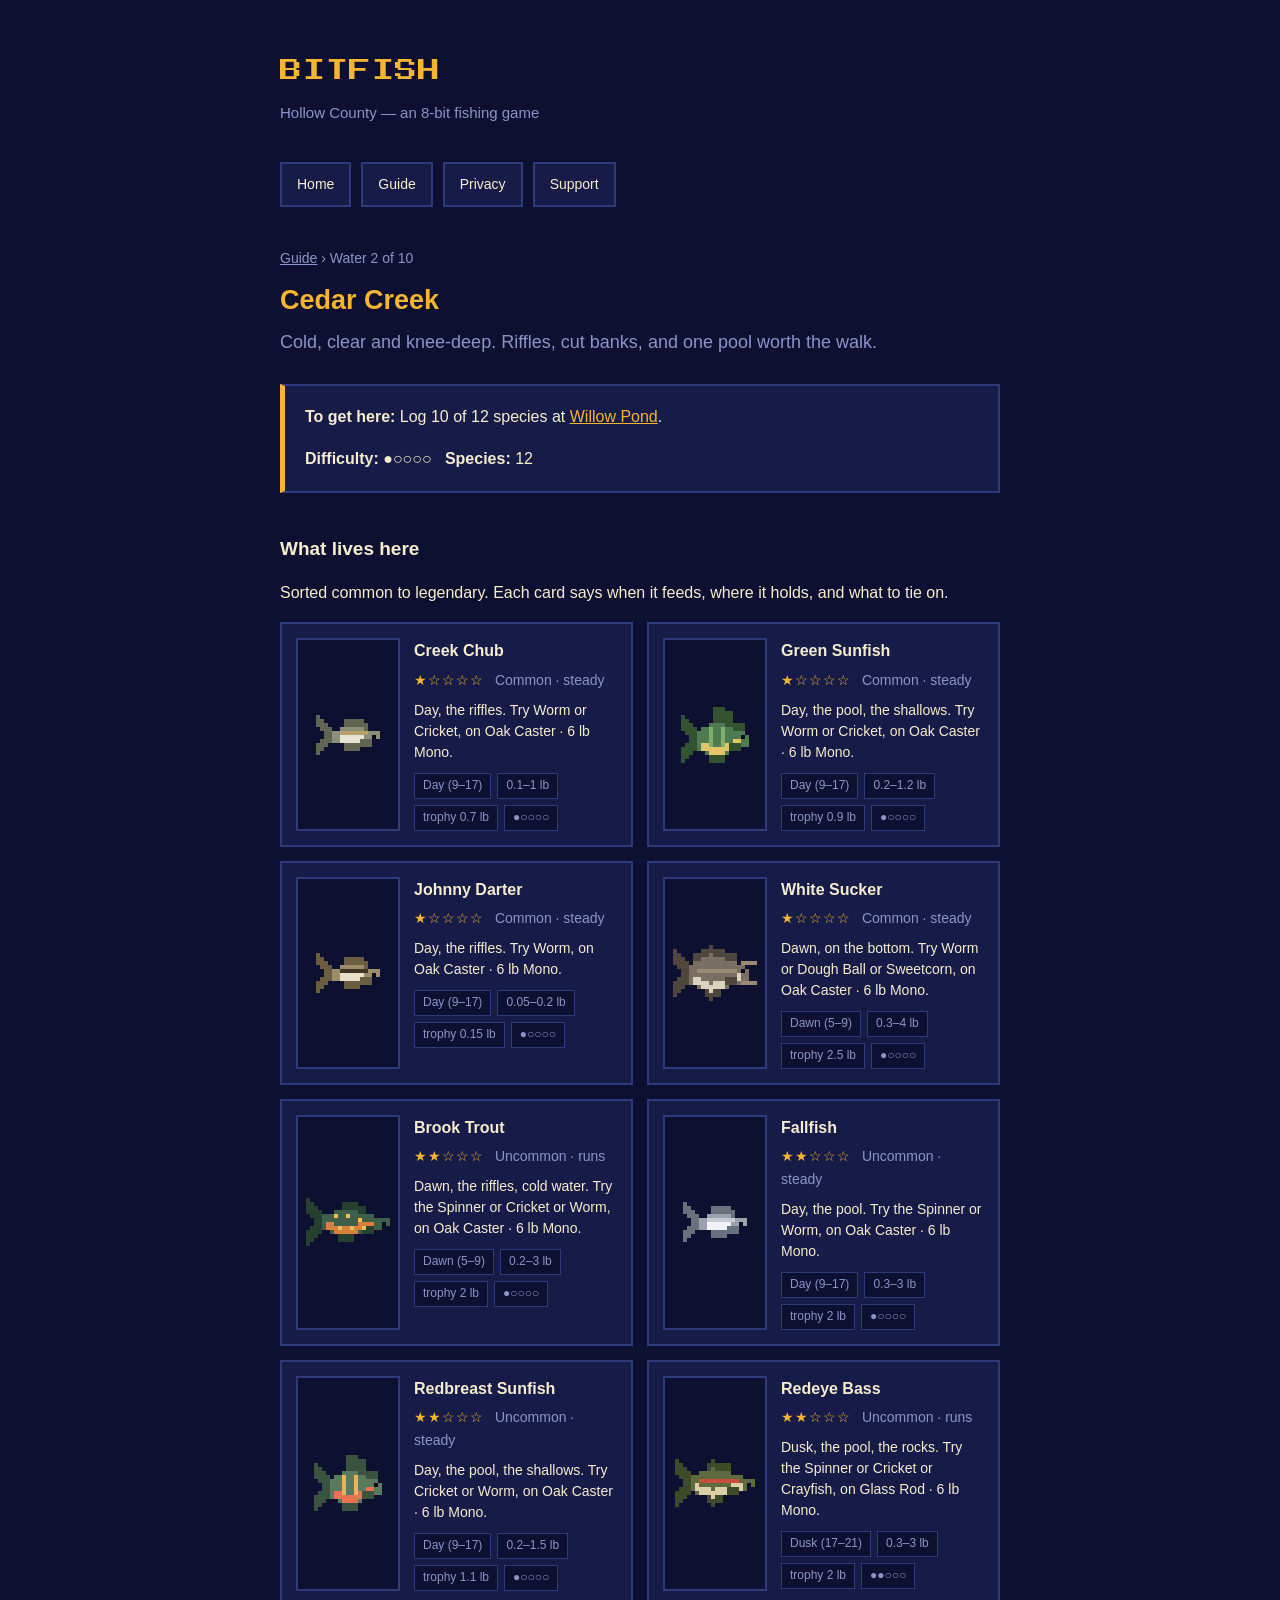
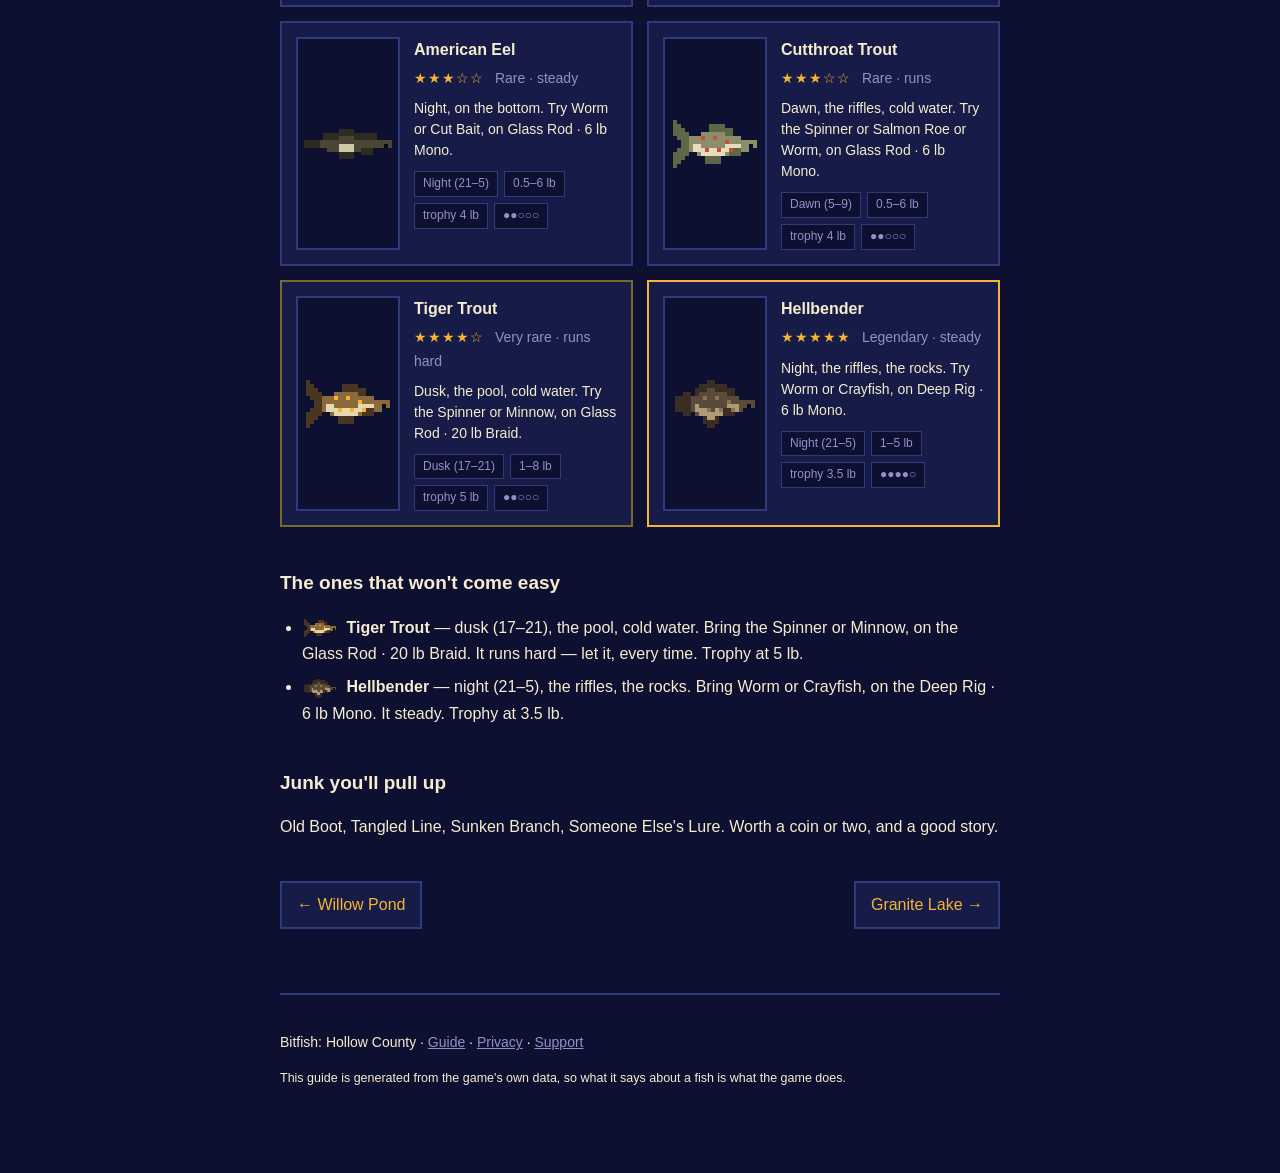
<file: guide/cedar-creek/index.html>
<!doctype html>
<html lang="en">
<head>
<meta charset="utf-8">
<meta name="viewport" content="width=device-width, initial-scale=1">
<title>Cedar Creek — Angler's Guide — Bitfish: Hollow County</title>
<meta name="description" content="Cold, clear and knee-deep. Riffles, cut banks, and one pool worth the walk. Every species, when it feeds, what it takes.">
<link rel="preconnect" href="https://fonts.googleapis.com">
<link rel="preconnect" href="https://fonts.gstatic.com" crossorigin>
<link href="https://fonts.googleapis.com/css2?family=Press+Start+2P&display=swap" rel="stylesheet">
<link rel="stylesheet" href="../../assets/style.css?v=3">
</head>
<body>
<div class="wrap">
<header>
  <p class="brand">BITFISH</p>
  <p class="tag">Hollow County &mdash; an 8-bit fishing game</p>
</header>
<nav>
  <a href="../../">Home</a>
  <a href="../../guide/">Guide</a>
  <a href="../../privacy/">Privacy</a>
  <a href="../../support/">Support</a>
</nav>

<p class="crumb"><a href="../">Guide</a> &rsaquo; Water 2 of 10</p>
<h1>Cedar Creek</h1>
<p class="lede">Cold, clear and knee-deep. Riffles, cut banks, and one pool worth the walk.</p>
<div class="card">
  <p><strong>To get here:</strong> Log 10 of 12 species at <a href="../willow-pond/">Willow Pond</a>.</p>
  <p><strong>Difficulty:</strong> ●○○○○ &nbsp; <strong>Species:</strong> 12</p>
</div>

<h2>What lives here</h2>
<p class="sub">Sorted common to legendary. Each card says when it feeds, where it holds, and what to tie on.</p>
<div class="fishgrid">
<article class="fishcard r1">
  <div class="art"><svg class="fish" width="72" height="48" viewBox="-1 1 18 12" shape-rendering="crispEdges" role="img" aria-label="creek-chub"><rect x="0" y="2" width="1" height="3" fill="#5f6551"/><rect x="0" y="9" width="1" height="3" fill="#5f6551"/><rect x="1" y="3" width="1" height="3" fill="#5f6551"/><rect x="1" y="8" width="1" height="3" fill="#5f6551"/><rect x="2" y="4" width="1" height="6" fill="#5f6551"/><rect x="3" y="5" width="1" height="4" fill="#5f6551"/><rect x="4" y="6" width="1" height="3" fill="#8a8f7a"/><rect x="5" y="6" width="1" height="3" fill="#8a8f7a"/><rect x="6" y="5" width="1" height="4" fill="#8a8f7a"/><rect x="7" y="5" width="1" height="4" fill="#8a8f7a"/><rect x="8" y="5" width="1" height="5" fill="#8a8f7a"/><rect x="9" y="5" width="1" height="4" fill="#8a8f7a"/><rect x="10" y="5" width="1" height="4" fill="#8a8f7a"/><rect x="11" y="5" width="1" height="4" fill="#8a8f7a"/><rect x="12" y="6" width="1" height="3" fill="#8a8f7a"/><rect x="13" y="6" width="1" height="3" fill="#8a8f7a"/><rect x="14" y="6" width="1" height="2" fill="#8a8f7a"/><rect x="6" y="7" width="1" height="2" fill="#e6e2d4"/><rect x="7" y="7" width="1" height="2" fill="#e6e2d4"/><rect x="8" y="7" width="1" height="2" fill="#e6e2d4"/><rect x="9" y="7" width="1" height="2" fill="#e6e2d4"/><rect x="10" y="7" width="1" height="2" fill="#e6e2d4"/><rect x="11" y="7" width="1" height="2" fill="#e6e2d4"/><rect x="15" y="6" width="1" height="2" fill="#8a8f7a"/><rect x="7" y="3" width="1" height="2" fill="#5f6551"/><rect x="8" y="3" width="1" height="2" fill="#5f6551"/><rect x="9" y="3" width="1" height="2" fill="#5f6551"/><rect x="10" y="3" width="1" height="2" fill="#5f6551"/><rect x="11" y="3" width="1" height="2" fill="#5f6551"/><rect x="12" y="4" width="1" height="2" fill="#5f6551"/><rect x="7" y="9" width="1" height="2" fill="#5f6551"/><rect x="8" y="9" width="1" height="2" fill="#5f6551"/><rect x="9" y="9" width="1" height="2" fill="#5f6551"/><rect x="10" y="9" width="1" height="2" fill="#5f6551"/><rect x="11" y="8" width="3" height="2" fill="#5f6551"/><rect x="6" y="6" width="1" height="1" fill="#b9a06a"/><rect x="7" y="6" width="1" height="1" fill="#b9a06a"/><rect x="8" y="6" width="1" height="1" fill="#b9a06a"/><rect x="9" y="6" width="1" height="1" fill="#b9a06a"/><rect x="10" y="6" width="1" height="1" fill="#b9a06a"/><rect x="11" y="6" width="1" height="1" fill="#b9a06a"/><rect x="12" y="6" width="1" height="1" fill="#b9a06a"/><rect x="14" y="7" width="1" height="1" fill="#070a1f"/></svg></div>
  <div class="meta">
    <h3>Creek Chub</h3>
    <p class="stars">★☆☆☆☆ <span class="sub">Common · steady</span></p>
    <p class="hint">Day, the riffles. Try Worm or Cricket, on Oak Caster · 6 lb Mono.</p>
    <p class="chips">
      <span>Day (9–17)</span>
      <span>0.1–1 lb</span>
      <span>trophy 0.7 lb</span>
      <span title="Fight">●○○○○</span>
    </p>
  </div>
</article>
<article class="fishcard r1">
  <div class="art"><svg class="fish" width="76" height="64" viewBox="-1 -2 19 16" shape-rendering="crispEdges" role="img" aria-label="green-sunfish"><rect x="0" y="1" width="1" height="4" fill="#33522f"/><rect x="0" y="9" width="1" height="4" fill="#33522f"/><rect x="1" y="2" width="1" height="4" fill="#33522f"/><rect x="1" y="8" width="1" height="4" fill="#33522f"/><rect x="2" y="3" width="1" height="8" fill="#33522f"/><rect x="3" y="4" width="1" height="6" fill="#33522f"/><rect x="4" y="5" width="1" height="5" fill="#4f7a52"/><rect x="5" y="4" width="1" height="6" fill="#4f7a52"/><rect x="6" y="4" width="1" height="7" fill="#4f7a52"/><rect x="7" y="3" width="1" height="8" fill="#4f7a52"/><rect x="8" y="3" width="1" height="9" fill="#4f7a52"/><rect x="9" y="3" width="1" height="8" fill="#4f7a52"/><rect x="10" y="3" width="1" height="8" fill="#4f7a52"/><rect x="11" y="4" width="1" height="7" fill="#4f7a52"/><rect x="12" y="4" width="1" height="6" fill="#4f7a52"/><rect x="13" y="5" width="1" height="5" fill="#4f7a52"/><rect x="14" y="5" width="1" height="5" fill="#4f7a52"/><rect x="15" y="5" width="1" height="4" fill="#4f7a52"/><rect x="5" y="8" width="1" height="2" fill="#e2c469"/><rect x="6" y="8" width="1" height="2" fill="#e2c469"/><rect x="7" y="9" width="1" height="2" fill="#e2c469"/><rect x="8" y="9" width="1" height="2" fill="#e2c469"/><rect x="9" y="9" width="1" height="2" fill="#e2c469"/><rect x="10" y="9" width="1" height="2" fill="#e2c469"/><rect x="11" y="8" width="1" height="2" fill="#e2c469"/><rect x="12" y="8" width="1" height="2" fill="#e2c469"/><rect x="13" y="7" width="1" height="2" fill="#e2c469"/><rect x="14" y="7" width="1" height="2" fill="#e2c469"/><rect x="16" y="6" width="1" height="3" fill="#4f7a52"/><rect x="8" y="-1" width="1" height="4" fill="#33522f"/><rect x="9" y="-1" width="1" height="4" fill="#33522f"/><rect x="10" y="-1" width="1" height="4" fill="#33522f"/><rect x="11" y="0" width="1" height="4" fill="#33522f"/><rect x="12" y="0" width="1" height="4" fill="#33522f"/><rect x="13" y="3" width="1" height="2" fill="#33522f"/><rect x="14" y="3" width="1" height="2" fill="#33522f"/><rect x="15" y="3" width="1" height="2" fill="#33522f"/><rect x="7" y="11" width="1" height="2" fill="#33522f"/><rect x="8" y="11" width="1" height="2" fill="#33522f"/><rect x="9" y="11" width="1" height="2" fill="#33522f"/><rect x="10" y="11" width="1" height="2" fill="#33522f"/><rect x="12" y="8" width="3" height="2" fill="#33522f"/><rect x="7" y="4" width="1" height="5" fill="#7fb06a"/><rect x="10" y="4" width="1" height="5" fill="#7fb06a"/><rect x="15" y="6" width="1" height="1" fill="#070a1f"/></svg></div>
  <div class="meta">
    <h3>Green Sunfish</h3>
    <p class="stars">★☆☆☆☆ <span class="sub">Common · steady</span></p>
    <p class="hint">Day, the pool, the shallows. Try Worm or Cricket, on Oak Caster · 6 lb Mono.</p>
    <p class="chips">
      <span>Day (9–17)</span>
      <span>0.2–1.2 lb</span>
      <span>trophy 0.9 lb</span>
      <span title="Fight">●○○○○</span>
    </p>
  </div>
</article>
<article class="fishcard r1">
  <div class="art"><svg class="fish" width="72" height="48" viewBox="-1 1 18 12" shape-rendering="crispEdges" role="img" aria-label="johnny-darter"><rect x="0" y="2" width="1" height="3" fill="#6b5d40"/><rect x="0" y="9" width="1" height="3" fill="#6b5d40"/><rect x="1" y="3" width="1" height="3" fill="#6b5d40"/><rect x="1" y="8" width="1" height="3" fill="#6b5d40"/><rect x="2" y="4" width="1" height="6" fill="#6b5d40"/><rect x="3" y="5" width="1" height="4" fill="#6b5d40"/><rect x="4" y="6" width="1" height="3" fill="#9b8c6a"/><rect x="5" y="6" width="1" height="3" fill="#9b8c6a"/><rect x="6" y="5" width="1" height="4" fill="#9b8c6a"/><rect x="7" y="5" width="1" height="4" fill="#9b8c6a"/><rect x="8" y="5" width="1" height="5" fill="#9b8c6a"/><rect x="9" y="5" width="1" height="4" fill="#9b8c6a"/><rect x="10" y="5" width="1" height="4" fill="#9b8c6a"/><rect x="11" y="5" width="1" height="4" fill="#9b8c6a"/><rect x="12" y="6" width="1" height="3" fill="#9b8c6a"/><rect x="13" y="6" width="1" height="3" fill="#9b8c6a"/><rect x="14" y="6" width="1" height="2" fill="#9b8c6a"/><rect x="6" y="7" width="1" height="2" fill="#e8e0c8"/><rect x="7" y="7" width="1" height="2" fill="#e8e0c8"/><rect x="8" y="7" width="1" height="2" fill="#e8e0c8"/><rect x="9" y="7" width="1" height="2" fill="#e8e0c8"/><rect x="10" y="7" width="1" height="2" fill="#e8e0c8"/><rect x="11" y="7" width="1" height="2" fill="#e8e0c8"/><rect x="15" y="6" width="1" height="2" fill="#9b8c6a"/><rect x="7" y="3" width="1" height="2" fill="#6b5d40"/><rect x="8" y="3" width="1" height="2" fill="#6b5d40"/><rect x="9" y="3" width="1" height="2" fill="#6b5d40"/><rect x="10" y="3" width="1" height="2" fill="#6b5d40"/><rect x="11" y="3" width="1" height="2" fill="#6b5d40"/><rect x="12" y="4" width="1" height="2" fill="#6b5d40"/><rect x="7" y="9" width="1" height="2" fill="#6b5d40"/><rect x="8" y="9" width="1" height="2" fill="#6b5d40"/><rect x="9" y="9" width="1" height="2" fill="#6b5d40"/><rect x="10" y="9" width="1" height="2" fill="#6b5d40"/><rect x="11" y="8" width="3" height="2" fill="#6b5d40"/><rect x="6" y="6" width="1" height="1" fill="#3f3526"/><rect x="7" y="6" width="1" height="1" fill="#3f3526"/><rect x="8" y="6" width="1" height="1" fill="#3f3526"/><rect x="9" y="6" width="1" height="1" fill="#3f3526"/><rect x="10" y="6" width="1" height="1" fill="#3f3526"/><rect x="11" y="6" width="1" height="1" fill="#3f3526"/><rect x="12" y="6" width="1" height="1" fill="#3f3526"/><rect x="14" y="7" width="1" height="1" fill="#070a1f"/></svg></div>
  <div class="meta">
    <h3>Johnny Darter</h3>
    <p class="stars">★☆☆☆☆ <span class="sub">Common · steady</span></p>
    <p class="hint">Day, the riffles. Try Worm, on Oak Caster · 6 lb Mono.</p>
    <p class="chips">
      <span>Day (9–17)</span>
      <span>0.05–0.2 lb</span>
      <span>trophy 0.15 lb</span>
      <span title="Fight">●○○○○</span>
    </p>
  </div>
</article>
<article class="fishcard r1">
  <div class="art"><svg class="fish" width="92" height="64" viewBox="-1 -1 23 16" shape-rendering="crispEdges" role="img" aria-label="white-sucker"><rect x="0" y="1" width="1" height="4" fill="#4f473e"/><rect x="0" y="9" width="1" height="4" fill="#4f473e"/><rect x="1" y="2" width="1" height="4" fill="#4f473e"/><rect x="1" y="8" width="1" height="4" fill="#4f473e"/><rect x="2" y="3" width="1" height="8" fill="#4f473e"/><rect x="3" y="4" width="1" height="6" fill="#4f473e"/><rect x="4" y="5" width="1" height="5" fill="#7a6f63"/><rect x="5" y="4" width="1" height="6" fill="#7a6f63"/><rect x="6" y="4" width="1" height="7" fill="#7a6f63"/><rect x="7" y="3" width="1" height="8" fill="#7a6f63"/><rect x="8" y="3" width="1" height="9" fill="#7a6f63"/><rect x="9" y="2" width="1" height="10" fill="#7a6f63"/><rect x="10" y="3" width="1" height="9" fill="#7a6f63"/><rect x="11" y="3" width="1" height="9" fill="#7a6f63"/><rect x="12" y="3" width="1" height="8" fill="#7a6f63"/><rect x="13" y="4" width="1" height="7" fill="#7a6f63"/><rect x="14" y="4" width="1" height="6" fill="#7a6f63"/><rect x="15" y="4" width="1" height="6" fill="#7a6f63"/><rect x="16" y="5" width="1" height="5" fill="#7a6f63"/><rect x="17" y="5" width="1" height="4" fill="#7a6f63"/><rect x="5" y="8" width="1" height="2" fill="#ddd2bd"/><rect x="6" y="8" width="1" height="2" fill="#ddd2bd"/><rect x="7" y="9" width="1" height="2" fill="#ddd2bd"/><rect x="8" y="9" width="1" height="2" fill="#ddd2bd"/><rect x="9" y="10" width="1" height="2" fill="#ddd2bd"/><rect x="10" y="9" width="1" height="2" fill="#ddd2bd"/><rect x="11" y="9" width="1" height="2" fill="#ddd2bd"/><rect x="12" y="9" width="1" height="2" fill="#ddd2bd"/><rect x="13" y="8" width="1" height="2" fill="#ddd2bd"/><rect x="14" y="8" width="1" height="2" fill="#ddd2bd"/><rect x="15" y="8" width="1" height="2" fill="#ddd2bd"/><rect x="16" y="7" width="1" height="2" fill="#ddd2bd"/><rect x="18" y="6" width="1" height="3" fill="#7a6f63"/><rect x="5" y="2" width="1" height="2" fill="#4f473e"/><rect x="6" y="2" width="1" height="2" fill="#4f473e"/><rect x="7" y="1" width="1" height="2" fill="#4f473e"/><rect x="8" y="1" width="1" height="2" fill="#4f473e"/><rect x="9" y="0" width="1" height="2" fill="#4f473e"/><rect x="10" y="1" width="1" height="2" fill="#4f473e"/><rect x="11" y="1" width="1" height="2" fill="#4f473e"/><rect x="12" y="1" width="1" height="2" fill="#4f473e"/><rect x="13" y="2" width="1" height="2" fill="#4f473e"/><rect x="14" y="2" width="1" height="2" fill="#4f473e"/><rect x="15" y="2" width="1" height="2" fill="#4f473e"/><rect x="8" y="11" width="1" height="2" fill="#4f473e"/><rect x="9" y="12" width="1" height="2" fill="#4f473e"/><rect x="10" y="11" width="1" height="2" fill="#4f473e"/><rect x="11" y="11" width="1" height="2" fill="#4f473e"/><rect x="13" y="8" width="3" height="2" fill="#4f473e"/><rect x="6" y="6" width="1" height="1" fill="#9b8a72"/><rect x="7" y="6" width="1" height="1" fill="#9b8a72"/><rect x="8" y="6" width="1" height="1" fill="#9b8a72"/><rect x="9" y="6" width="1" height="1" fill="#9b8a72"/><rect x="10" y="6" width="1" height="1" fill="#9b8a72"/><rect x="11" y="6" width="1" height="1" fill="#9b8a72"/><rect x="12" y="6" width="1" height="1" fill="#9b8a72"/><rect x="13" y="6" width="1" height="1" fill="#9b8a72"/><rect x="14" y="6" width="1" height="1" fill="#9b8a72"/><rect x="15" y="6" width="1" height="1" fill="#9b8a72"/><rect x="17" y="9" width="4" height="1" fill="#9b8a72"/><rect x="17" y="4" width="4" height="1" fill="#9b8a72"/><rect x="17" y="6" width="1" height="1" fill="#070a1f"/></svg></div>
  <div class="meta">
    <h3>White Sucker</h3>
    <p class="stars">★☆☆☆☆ <span class="sub">Common · steady</span></p>
    <p class="hint">Dawn, on the bottom. Try Worm or Dough Ball or Sweetcorn, on Oak Caster · 6 lb Mono.</p>
    <p class="chips">
      <span>Dawn (5–9)</span>
      <span>0.3–4 lb</span>
      <span>trophy 2.5 lb</span>
      <span title="Fight">●○○○○</span>
    </p>
  </div>
</article>
<article class="fishcard r2">
  <div class="art"><svg class="fish" width="92" height="56" viewBox="-1 0 23 14" shape-rendering="crispEdges" role="img" aria-label="brook-trout"><rect x="0" y="1" width="1" height="4" fill="#26402f"/><rect x="0" y="9" width="1" height="4" fill="#26402f"/><rect x="1" y="2" width="1" height="4" fill="#26402f"/><rect x="1" y="8" width="1" height="4" fill="#26402f"/><rect x="2" y="3" width="1" height="8" fill="#26402f"/><rect x="3" y="4" width="1" height="6" fill="#26402f"/><rect x="4" y="5" width="1" height="4" fill="#3f5f4a"/><rect x="5" y="5" width="1" height="4" fill="#3f5f4a"/><rect x="6" y="5" width="1" height="5" fill="#3f5f4a"/><rect x="7" y="4" width="1" height="6" fill="#3f5f4a"/><rect x="8" y="4" width="1" height="6" fill="#3f5f4a"/><rect x="9" y="4" width="1" height="7" fill="#3f5f4a"/><rect x="10" y="4" width="1" height="7" fill="#3f5f4a"/><rect x="11" y="4" width="1" height="6" fill="#3f5f4a"/><rect x="12" y="4" width="1" height="6" fill="#3f5f4a"/><rect x="13" y="5" width="1" height="5" fill="#3f5f4a"/><rect x="14" y="5" width="1" height="5" fill="#3f5f4a"/><rect x="15" y="5" width="1" height="4" fill="#3f5f4a"/><rect x="16" y="5" width="1" height="4" fill="#3f5f4a"/><rect x="17" y="6" width="1" height="3" fill="#3f5f4a"/><rect x="18" y="6" width="1" height="3" fill="#3f5f4a"/><rect x="5" y="7" width="1" height="2" fill="#d9803f"/><rect x="6" y="7" width="1" height="2" fill="#d9803f"/><rect x="7" y="8" width="1" height="2" fill="#d9803f"/><rect x="8" y="8" width="1" height="2" fill="#d9803f"/><rect x="9" y="8" width="1" height="2" fill="#d9803f"/><rect x="10" y="8" width="1" height="2" fill="#d9803f"/><rect x="11" y="8" width="1" height="2" fill="#d9803f"/><rect x="12" y="8" width="1" height="2" fill="#d9803f"/><rect x="13" y="7" width="1" height="2" fill="#d9803f"/><rect x="14" y="7" width="1" height="2" fill="#d9803f"/><rect x="15" y="7" width="1" height="2" fill="#d9803f"/><rect x="16" y="7" width="1" height="2" fill="#d9803f"/><rect x="19" y="6" width="1" height="2" fill="#3f5f4a"/><rect x="20" y="6" width="1" height="2" fill="#3f5f4a"/><rect x="9" y="2" width="1" height="2" fill="#26402f"/><rect x="10" y="2" width="1" height="2" fill="#26402f"/><rect x="11" y="2" width="1" height="2" fill="#26402f"/><rect x="12" y="2" width="1" height="2" fill="#26402f"/><rect x="13" y="3" width="1" height="2" fill="#26402f"/><rect x="14" y="3" width="1" height="2" fill="#26402f"/><rect x="8" y="10" width="1" height="2" fill="#26402f"/><rect x="9" y="10" width="1" height="2" fill="#26402f"/><rect x="10" y="10" width="1" height="2" fill="#26402f"/><rect x="11" y="10" width="1" height="2" fill="#26402f"/><rect x="14" y="8" width="3" height="2" fill="#26402f"/><rect x="7" y="5" width="1" height="1" fill="#e8c05a"/><rect x="8" y="8" width="1" height="1" fill="#e8c05a"/><rect x="10" y="5" width="1" height="1" fill="#e8c05a"/><rect x="11" y="8" width="1" height="1" fill="#e8c05a"/><rect x="13" y="6" width="1" height="1" fill="#e8c05a"/><rect x="14" y="8" width="1" height="1" fill="#e8c05a"/><rect x="19" y="7" width="1" height="1" fill="#070a1f"/></svg></div>
  <div class="meta">
    <h3>Brook Trout</h3>
    <p class="stars">★★☆☆☆ <span class="sub">Uncommon · runs</span></p>
    <p class="hint">Dawn, the riffles, cold water. Try the Spinner or Cricket or Worm, on Oak Caster · 6 lb Mono.</p>
    <p class="chips">
      <span>Dawn (5–9)</span>
      <span>0.2–3 lb</span>
      <span>trophy 2 lb</span>
      <span title="Fight">●○○○○</span>
    </p>
  </div>
</article>
<article class="fishcard r2">
  <div class="art"><svg class="fish" width="72" height="48" viewBox="-1 1 18 12" shape-rendering="crispEdges" role="img" aria-label="fallfish"><rect x="0" y="2" width="1" height="3" fill="#69727c"/><rect x="0" y="9" width="1" height="3" fill="#69727c"/><rect x="1" y="3" width="1" height="3" fill="#69727c"/><rect x="1" y="8" width="1" height="3" fill="#69727c"/><rect x="2" y="4" width="1" height="6" fill="#69727c"/><rect x="3" y="5" width="1" height="4" fill="#69727c"/><rect x="4" y="6" width="1" height="3" fill="#9aa3ad"/><rect x="5" y="6" width="1" height="3" fill="#9aa3ad"/><rect x="6" y="5" width="1" height="4" fill="#9aa3ad"/><rect x="7" y="5" width="1" height="4" fill="#9aa3ad"/><rect x="8" y="5" width="1" height="5" fill="#9aa3ad"/><rect x="9" y="5" width="1" height="4" fill="#9aa3ad"/><rect x="10" y="5" width="1" height="4" fill="#9aa3ad"/><rect x="11" y="5" width="1" height="4" fill="#9aa3ad"/><rect x="12" y="6" width="1" height="3" fill="#9aa3ad"/><rect x="13" y="6" width="1" height="3" fill="#9aa3ad"/><rect x="14" y="6" width="1" height="2" fill="#9aa3ad"/><rect x="6" y="7" width="1" height="2" fill="#f0f2f5"/><rect x="7" y="7" width="1" height="2" fill="#f0f2f5"/><rect x="8" y="7" width="1" height="2" fill="#f0f2f5"/><rect x="9" y="7" width="1" height="2" fill="#f0f2f5"/><rect x="10" y="7" width="1" height="2" fill="#f0f2f5"/><rect x="11" y="7" width="1" height="2" fill="#f0f2f5"/><rect x="15" y="6" width="1" height="2" fill="#9aa3ad"/><rect x="7" y="3" width="1" height="2" fill="#69727c"/><rect x="8" y="3" width="1" height="2" fill="#69727c"/><rect x="9" y="3" width="1" height="2" fill="#69727c"/><rect x="10" y="3" width="1" height="2" fill="#69727c"/><rect x="11" y="3" width="1" height="2" fill="#69727c"/><rect x="12" y="4" width="1" height="2" fill="#69727c"/><rect x="7" y="9" width="1" height="2" fill="#69727c"/><rect x="8" y="9" width="1" height="2" fill="#69727c"/><rect x="9" y="9" width="1" height="2" fill="#69727c"/><rect x="10" y="9" width="1" height="2" fill="#69727c"/><rect x="11" y="8" width="3" height="2" fill="#69727c"/><rect x="6" y="6" width="1" height="1" fill="#c5ccd4"/><rect x="7" y="6" width="1" height="1" fill="#c5ccd4"/><rect x="8" y="6" width="1" height="1" fill="#c5ccd4"/><rect x="9" y="6" width="1" height="1" fill="#c5ccd4"/><rect x="10" y="6" width="1" height="1" fill="#c5ccd4"/><rect x="11" y="6" width="1" height="1" fill="#c5ccd4"/><rect x="12" y="6" width="1" height="1" fill="#c5ccd4"/><rect x="14" y="7" width="1" height="1" fill="#070a1f"/></svg></div>
  <div class="meta">
    <h3>Fallfish</h3>
    <p class="stars">★★☆☆☆ <span class="sub">Uncommon · steady</span></p>
    <p class="hint">Day, the pool. Try the Spinner or Worm, on Oak Caster · 6 lb Mono.</p>
    <p class="chips">
      <span>Day (9–17)</span>
      <span>0.3–3 lb</span>
      <span>trophy 2 lb</span>
      <span title="Fight">●○○○○</span>
    </p>
  </div>
</article>
<article class="fishcard r2">
  <div class="art"><svg class="fish" width="76" height="64" viewBox="-1 -2 19 16" shape-rendering="crispEdges" role="img" aria-label="redbreast-sunfish"><rect x="0" y="1" width="1" height="4" fill="#3a5240"/><rect x="0" y="9" width="1" height="4" fill="#3a5240"/><rect x="1" y="2" width="1" height="4" fill="#3a5240"/><rect x="1" y="8" width="1" height="4" fill="#3a5240"/><rect x="2" y="3" width="1" height="8" fill="#3a5240"/><rect x="3" y="4" width="1" height="6" fill="#3a5240"/><rect x="4" y="5" width="1" height="5" fill="#5a7a5f"/><rect x="5" y="4" width="1" height="6" fill="#5a7a5f"/><rect x="6" y="4" width="1" height="7" fill="#5a7a5f"/><rect x="7" y="3" width="1" height="8" fill="#5a7a5f"/><rect x="8" y="3" width="1" height="9" fill="#5a7a5f"/><rect x="9" y="3" width="1" height="8" fill="#5a7a5f"/><rect x="10" y="3" width="1" height="8" fill="#5a7a5f"/><rect x="11" y="4" width="1" height="7" fill="#5a7a5f"/><rect x="12" y="4" width="1" height="6" fill="#5a7a5f"/><rect x="13" y="5" width="1" height="5" fill="#5a7a5f"/><rect x="14" y="5" width="1" height="5" fill="#5a7a5f"/><rect x="15" y="5" width="1" height="4" fill="#5a7a5f"/><rect x="5" y="8" width="1" height="2" fill="#e8734f"/><rect x="6" y="8" width="1" height="2" fill="#e8734f"/><rect x="7" y="9" width="1" height="2" fill="#e8734f"/><rect x="8" y="9" width="1" height="2" fill="#e8734f"/><rect x="9" y="9" width="1" height="2" fill="#e8734f"/><rect x="10" y="9" width="1" height="2" fill="#e8734f"/><rect x="11" y="8" width="1" height="2" fill="#e8734f"/><rect x="12" y="8" width="1" height="2" fill="#e8734f"/><rect x="13" y="7" width="1" height="2" fill="#e8734f"/><rect x="14" y="7" width="1" height="2" fill="#e8734f"/><rect x="16" y="6" width="1" height="3" fill="#5a7a5f"/><rect x="8" y="-1" width="1" height="4" fill="#3a5240"/><rect x="9" y="-1" width="1" height="4" fill="#3a5240"/><rect x="10" y="-1" width="1" height="4" fill="#3a5240"/><rect x="11" y="0" width="1" height="4" fill="#3a5240"/><rect x="12" y="0" width="1" height="4" fill="#3a5240"/><rect x="13" y="3" width="1" height="2" fill="#3a5240"/><rect x="14" y="3" width="1" height="2" fill="#3a5240"/><rect x="15" y="3" width="1" height="2" fill="#3a5240"/><rect x="7" y="11" width="1" height="2" fill="#3a5240"/><rect x="8" y="11" width="1" height="2" fill="#3a5240"/><rect x="9" y="11" width="1" height="2" fill="#3a5240"/><rect x="10" y="11" width="1" height="2" fill="#3a5240"/><rect x="12" y="8" width="3" height="2" fill="#3a5240"/><rect x="7" y="4" width="1" height="5" fill="#e8b45a"/><rect x="10" y="4" width="1" height="5" fill="#e8b45a"/><rect x="15" y="6" width="1" height="1" fill="#070a1f"/></svg></div>
  <div class="meta">
    <h3>Redbreast Sunfish</h3>
    <p class="stars">★★☆☆☆ <span class="sub">Uncommon · steady</span></p>
    <p class="hint">Day, the pool, the shallows. Try Cricket or Worm, on Oak Caster · 6 lb Mono.</p>
    <p class="chips">
      <span>Day (9–17)</span>
      <span>0.2–1.5 lb</span>
      <span>trophy 1.1 lb</span>
      <span title="Fight">●○○○○</span>
    </p>
  </div>
</article>
<article class="fishcard r2">
  <div class="art"><svg class="fish" width="88" height="56" viewBox="-1 0 22 14" shape-rendering="crispEdges" role="img" aria-label="redeye-bass"><rect x="0" y="1" width="1" height="4" fill="#3e4a28"/><rect x="0" y="9" width="1" height="4" fill="#3e4a28"/><rect x="1" y="2" width="1" height="4" fill="#3e4a28"/><rect x="1" y="8" width="1" height="4" fill="#3e4a28"/><rect x="2" y="3" width="1" height="8" fill="#3e4a28"/><rect x="3" y="4" width="1" height="6" fill="#3e4a28"/><rect x="4" y="5" width="1" height="4" fill="#5e6b3f"/><rect x="5" y="5" width="1" height="5" fill="#5e6b3f"/><rect x="6" y="4" width="1" height="6" fill="#5e6b3f"/><rect x="7" y="4" width="1" height="6" fill="#5e6b3f"/><rect x="8" y="4" width="1" height="7" fill="#5e6b3f"/><rect x="9" y="3" width="1" height="8" fill="#5e6b3f"/><rect x="10" y="4" width="1" height="7" fill="#5e6b3f"/><rect x="11" y="4" width="1" height="7" fill="#5e6b3f"/><rect x="12" y="4" width="1" height="6" fill="#5e6b3f"/><rect x="13" y="4" width="1" height="6" fill="#5e6b3f"/><rect x="14" y="5" width="1" height="5" fill="#5e6b3f"/><rect x="15" y="5" width="1" height="5" fill="#5e6b3f"/><rect x="16" y="5" width="1" height="4" fill="#5e6b3f"/><rect x="17" y="6" width="1" height="3" fill="#5e6b3f"/><rect x="5" y="7" width="1" height="2" fill="#ddd0a8"/><rect x="6" y="8" width="1" height="2" fill="#ddd0a8"/><rect x="7" y="8" width="1" height="2" fill="#ddd0a8"/><rect x="8" y="8" width="1" height="2" fill="#ddd0a8"/><rect x="9" y="9" width="1" height="2" fill="#ddd0a8"/><rect x="10" y="8" width="1" height="2" fill="#ddd0a8"/><rect x="11" y="8" width="1" height="2" fill="#ddd0a8"/><rect x="12" y="8" width="1" height="2" fill="#ddd0a8"/><rect x="13" y="8" width="1" height="2" fill="#ddd0a8"/><rect x="14" y="7" width="1" height="2" fill="#ddd0a8"/><rect x="15" y="7" width="1" height="2" fill="#ddd0a8"/><rect x="16" y="7" width="1" height="2" fill="#ddd0a8"/><rect x="18" y="6" width="1" height="2" fill="#5e6b3f"/><rect x="19" y="6" width="1" height="2" fill="#5e6b3f"/><rect x="8" y="2" width="1" height="2" fill="#3e4a28"/><rect x="9" y="1" width="1" height="2" fill="#3e4a28"/><rect x="10" y="2" width="1" height="2" fill="#3e4a28"/><rect x="11" y="2" width="1" height="2" fill="#3e4a28"/><rect x="12" y="2" width="1" height="2" fill="#3e4a28"/><rect x="13" y="2" width="1" height="2" fill="#3e4a28"/><rect x="8" y="10" width="1" height="2" fill="#3e4a28"/><rect x="9" y="11" width="1" height="2" fill="#3e4a28"/><rect x="10" y="10" width="1" height="2" fill="#3e4a28"/><rect x="11" y="10" width="1" height="2" fill="#3e4a28"/><rect x="13" y="8" width="3" height="2" fill="#3e4a28"/><rect x="6" y="6" width="1" height="1" fill="#c94f3d"/><rect x="7" y="6" width="1" height="1" fill="#c94f3d"/><rect x="8" y="6" width="1" height="1" fill="#c94f3d"/><rect x="9" y="6" width="1" height="1" fill="#c94f3d"/><rect x="10" y="6" width="1" height="1" fill="#c94f3d"/><rect x="11" y="6" width="1" height="1" fill="#c94f3d"/><rect x="12" y="6" width="1" height="1" fill="#c94f3d"/><rect x="13" y="6" width="1" height="1" fill="#c94f3d"/><rect x="14" y="6" width="1" height="1" fill="#c94f3d"/><rect x="15" y="6" width="1" height="1" fill="#c94f3d"/><rect x="18" y="7" width="1" height="1" fill="#070a1f"/></svg></div>
  <div class="meta">
    <h3>Redeye Bass</h3>
    <p class="stars">★★☆☆☆ <span class="sub">Uncommon · runs</span></p>
    <p class="hint">Dusk, the pool, the rocks. Try the Spinner or Cricket or Crayfish, on Glass Rod · 6 lb Mono.</p>
    <p class="chips">
      <span>Dusk (17–21)</span>
      <span>0.3–3 lb</span>
      <span>trophy 2 lb</span>
      <span title="Fight">●●○○○</span>
    </p>
  </div>
</article>
<article class="fishcard r3">
  <div class="art"><svg class="fish" width="96" height="38" viewBox="-1 2 25 10" shape-rendering="crispEdges" role="img" aria-label="american-eel"><rect x="0" y="6" width="1" height="2" fill="#2e2b20"/><rect x="1" y="6" width="1" height="2" fill="#2e2b20"/><rect x="2" y="6" width="1" height="2" fill="#2e2b20"/><rect x="3" y="6" width="1" height="2" fill="#2e2b20"/><rect x="4" y="6" width="1" height="2" fill="#4a4535"/><rect x="5" y="6" width="1" height="2" fill="#4a4535"/><rect x="6" y="6" width="1" height="3" fill="#4a4535"/><rect x="7" y="6" width="1" height="3" fill="#4a4535"/><rect x="8" y="6" width="1" height="3" fill="#4a4535"/><rect x="9" y="5" width="1" height="4" fill="#4a4535"/><rect x="10" y="5" width="1" height="4" fill="#4a4535"/><rect x="11" y="5" width="1" height="4" fill="#4a4535"/><rect x="12" y="5" width="1" height="4" fill="#4a4535"/><rect x="13" y="6" width="1" height="3" fill="#4a4535"/><rect x="14" y="6" width="1" height="3" fill="#4a4535"/><rect x="15" y="6" width="1" height="3" fill="#4a4535"/><rect x="16" y="6" width="1" height="3" fill="#4a4535"/><rect x="17" y="6" width="1" height="2" fill="#4a4535"/><rect x="18" y="6" width="1" height="2" fill="#4a4535"/><rect x="19" y="6" width="1" height="2" fill="#4a4535"/><rect x="20" y="6" width="1" height="2" fill="#4a4535"/><rect x="9" y="7" width="1" height="2" fill="#cfc8a8"/><rect x="10" y="7" width="1" height="2" fill="#cfc8a8"/><rect x="11" y="7" width="1" height="2" fill="#cfc8a8"/><rect x="12" y="7" width="1" height="2" fill="#cfc8a8"/><rect x="21" y="6" width="1" height="2" fill="#4a4535"/><rect x="22" y="6" width="1" height="2" fill="#4a4535"/><rect x="5" y="4" width="1" height="2" fill="#2e2b20"/><rect x="6" y="4" width="1" height="2" fill="#2e2b20"/><rect x="7" y="4" width="1" height="2" fill="#2e2b20"/><rect x="8" y="4" width="1" height="2" fill="#2e2b20"/><rect x="9" y="3" width="1" height="2" fill="#2e2b20"/><rect x="10" y="3" width="1" height="2" fill="#2e2b20"/><rect x="11" y="3" width="1" height="2" fill="#2e2b20"/><rect x="12" y="3" width="1" height="2" fill="#2e2b20"/><rect x="13" y="4" width="1" height="2" fill="#2e2b20"/><rect x="14" y="4" width="1" height="2" fill="#2e2b20"/><rect x="15" y="4" width="1" height="2" fill="#2e2b20"/><rect x="16" y="4" width="1" height="2" fill="#2e2b20"/><rect x="17" y="4" width="1" height="2" fill="#2e2b20"/><rect x="18" y="4" width="1" height="2" fill="#2e2b20"/><rect x="9" y="9" width="1" height="2" fill="#2e2b20"/><rect x="10" y="9" width="1" height="2" fill="#2e2b20"/><rect x="11" y="9" width="1" height="2" fill="#2e2b20"/><rect x="12" y="9" width="1" height="2" fill="#2e2b20"/><rect x="15" y="8" width="3" height="2" fill="#2e2b20"/><rect x="21" y="7" width="1" height="1" fill="#070a1f"/></svg></div>
  <div class="meta">
    <h3>American Eel</h3>
    <p class="stars">★★★☆☆ <span class="sub">Rare · steady</span></p>
    <p class="hint">Night, on the bottom. Try Worm or Cut Bait, on Glass Rod · 6 lb Mono.</p>
    <p class="chips">
      <span>Night (21–5)</span>
      <span>0.5–6 lb</span>
      <span>trophy 4 lb</span>
      <span title="Fight">●●○○○</span>
    </p>
  </div>
</article>
<article class="fishcard r3">
  <div class="art"><svg class="fish" width="92" height="56" viewBox="-1 0 23 14" shape-rendering="crispEdges" role="img" aria-label="cutthroat-trout"><rect x="0" y="1" width="1" height="4" fill="#5f6547"/><rect x="0" y="9" width="1" height="4" fill="#5f6547"/><rect x="1" y="2" width="1" height="4" fill="#5f6547"/><rect x="1" y="8" width="1" height="4" fill="#5f6547"/><rect x="2" y="3" width="1" height="8" fill="#5f6547"/><rect x="3" y="4" width="1" height="6" fill="#5f6547"/><rect x="4" y="5" width="1" height="4" fill="#8a8f6a"/><rect x="5" y="5" width="1" height="4" fill="#8a8f6a"/><rect x="6" y="5" width="1" height="5" fill="#8a8f6a"/><rect x="7" y="4" width="1" height="6" fill="#8a8f6a"/><rect x="8" y="4" width="1" height="6" fill="#8a8f6a"/><rect x="9" y="4" width="1" height="7" fill="#8a8f6a"/><rect x="10" y="4" width="1" height="7" fill="#8a8f6a"/><rect x="11" y="4" width="1" height="6" fill="#8a8f6a"/><rect x="12" y="4" width="1" height="6" fill="#8a8f6a"/><rect x="13" y="5" width="1" height="5" fill="#8a8f6a"/><rect x="14" y="5" width="1" height="5" fill="#8a8f6a"/><rect x="15" y="5" width="1" height="4" fill="#8a8f6a"/><rect x="16" y="5" width="1" height="4" fill="#8a8f6a"/><rect x="17" y="6" width="1" height="3" fill="#8a8f6a"/><rect x="18" y="6" width="1" height="3" fill="#8a8f6a"/><rect x="5" y="7" width="1" height="2" fill="#e8dcbe"/><rect x="6" y="7" width="1" height="2" fill="#e8dcbe"/><rect x="7" y="8" width="1" height="2" fill="#e8dcbe"/><rect x="8" y="8" width="1" height="2" fill="#e8dcbe"/><rect x="9" y="8" width="1" height="2" fill="#e8dcbe"/><rect x="10" y="8" width="1" height="2" fill="#e8dcbe"/><rect x="11" y="8" width="1" height="2" fill="#e8dcbe"/><rect x="12" y="8" width="1" height="2" fill="#e8dcbe"/><rect x="13" y="7" width="1" height="2" fill="#e8dcbe"/><rect x="14" y="7" width="1" height="2" fill="#e8dcbe"/><rect x="15" y="7" width="1" height="2" fill="#e8dcbe"/><rect x="16" y="7" width="1" height="2" fill="#e8dcbe"/><rect x="19" y="6" width="1" height="2" fill="#8a8f6a"/><rect x="20" y="6" width="1" height="2" fill="#8a8f6a"/><rect x="9" y="2" width="1" height="2" fill="#5f6547"/><rect x="10" y="2" width="1" height="2" fill="#5f6547"/><rect x="11" y="2" width="1" height="2" fill="#5f6547"/><rect x="12" y="2" width="1" height="2" fill="#5f6547"/><rect x="13" y="3" width="1" height="2" fill="#5f6547"/><rect x="14" y="3" width="1" height="2" fill="#5f6547"/><rect x="8" y="10" width="1" height="2" fill="#5f6547"/><rect x="9" y="10" width="1" height="2" fill="#5f6547"/><rect x="10" y="10" width="1" height="2" fill="#5f6547"/><rect x="11" y="10" width="1" height="2" fill="#5f6547"/><rect x="14" y="8" width="3" height="2" fill="#5f6547"/><rect x="7" y="5" width="1" height="1" fill="#c94f3d"/><rect x="8" y="8" width="1" height="1" fill="#c94f3d"/><rect x="10" y="5" width="1" height="1" fill="#c94f3d"/><rect x="11" y="8" width="1" height="1" fill="#c94f3d"/><rect x="13" y="6" width="1" height="1" fill="#c94f3d"/><rect x="14" y="8" width="1" height="1" fill="#c94f3d"/><rect x="19" y="7" width="1" height="1" fill="#070a1f"/></svg></div>
  <div class="meta">
    <h3>Cutthroat Trout</h3>
    <p class="stars">★★★☆☆ <span class="sub">Rare · runs</span></p>
    <p class="hint">Dawn, the riffles, cold water. Try the Spinner or Salmon Roe or Worm, on Glass Rod · 6 lb Mono.</p>
    <p class="chips">
      <span>Dawn (5–9)</span>
      <span>0.5–6 lb</span>
      <span>trophy 4 lb</span>
      <span title="Fight">●●○○○</span>
    </p>
  </div>
</article>
<article class="fishcard r4">
  <div class="art"><svg class="fish" width="92" height="56" viewBox="-1 0 23 14" shape-rendering="crispEdges" role="img" aria-label="tiger-trout"><rect x="0" y="1" width="1" height="4" fill="#4a3520"/><rect x="0" y="9" width="1" height="4" fill="#4a3520"/><rect x="1" y="2" width="1" height="4" fill="#4a3520"/><rect x="1" y="8" width="1" height="4" fill="#4a3520"/><rect x="2" y="3" width="1" height="8" fill="#4a3520"/><rect x="3" y="4" width="1" height="6" fill="#4a3520"/><rect x="4" y="5" width="1" height="4" fill="#8a6a3a"/><rect x="5" y="5" width="1" height="4" fill="#8a6a3a"/><rect x="6" y="5" width="1" height="5" fill="#8a6a3a"/><rect x="7" y="4" width="1" height="6" fill="#8a6a3a"/><rect x="8" y="4" width="1" height="6" fill="#8a6a3a"/><rect x="9" y="4" width="1" height="7" fill="#8a6a3a"/><rect x="10" y="4" width="1" height="7" fill="#8a6a3a"/><rect x="11" y="4" width="1" height="6" fill="#8a6a3a"/><rect x="12" y="4" width="1" height="6" fill="#8a6a3a"/><rect x="13" y="5" width="1" height="5" fill="#8a6a3a"/><rect x="14" y="5" width="1" height="5" fill="#8a6a3a"/><rect x="15" y="5" width="1" height="4" fill="#8a6a3a"/><rect x="16" y="5" width="1" height="4" fill="#8a6a3a"/><rect x="17" y="6" width="1" height="3" fill="#8a6a3a"/><rect x="18" y="6" width="1" height="3" fill="#8a6a3a"/><rect x="5" y="7" width="1" height="2" fill="#e6d8ae"/><rect x="6" y="7" width="1" height="2" fill="#e6d8ae"/><rect x="7" y="8" width="1" height="2" fill="#e6d8ae"/><rect x="8" y="8" width="1" height="2" fill="#e6d8ae"/><rect x="9" y="8" width="1" height="2" fill="#e6d8ae"/><rect x="10" y="8" width="1" height="2" fill="#e6d8ae"/><rect x="11" y="8" width="1" height="2" fill="#e6d8ae"/><rect x="12" y="8" width="1" height="2" fill="#e6d8ae"/><rect x="13" y="7" width="1" height="2" fill="#e6d8ae"/><rect x="14" y="7" width="1" height="2" fill="#e6d8ae"/><rect x="15" y="7" width="1" height="2" fill="#e6d8ae"/><rect x="16" y="7" width="1" height="2" fill="#e6d8ae"/><rect x="19" y="6" width="1" height="2" fill="#8a6a3a"/><rect x="20" y="6" width="1" height="2" fill="#8a6a3a"/><rect x="9" y="2" width="1" height="2" fill="#4a3520"/><rect x="10" y="2" width="1" height="2" fill="#4a3520"/><rect x="11" y="2" width="1" height="2" fill="#4a3520"/><rect x="12" y="2" width="1" height="2" fill="#4a3520"/><rect x="13" y="3" width="1" height="2" fill="#4a3520"/><rect x="14" y="3" width="1" height="2" fill="#4a3520"/><rect x="8" y="10" width="1" height="2" fill="#4a3520"/><rect x="9" y="10" width="1" height="2" fill="#4a3520"/><rect x="10" y="10" width="1" height="2" fill="#4a3520"/><rect x="11" y="10" width="1" height="2" fill="#4a3520"/><rect x="14" y="8" width="3" height="2" fill="#4a3520"/><rect x="7" y="5" width="1" height="1" fill="#f5b431"/><rect x="8" y="8" width="1" height="1" fill="#f5b431"/><rect x="10" y="5" width="1" height="1" fill="#f5b431"/><rect x="11" y="8" width="1" height="1" fill="#f5b431"/><rect x="13" y="6" width="1" height="1" fill="#f5b431"/><rect x="14" y="8" width="1" height="1" fill="#f5b431"/><rect x="19" y="7" width="1" height="1" fill="#070a1f"/></svg></div>
  <div class="meta">
    <h3>Tiger Trout</h3>
    <p class="stars">★★★★☆ <span class="sub">Very rare · runs hard</span></p>
    <p class="hint">Dusk, the pool, cold water. Try the Spinner or Minnow, on Glass Rod · 20 lb Braid.</p>
    <p class="chips">
      <span>Dusk (17–21)</span>
      <span>1–8 lb</span>
      <span>trophy 5 lb</span>
      <span title="Fight">●●○○○</span>
    </p>
  </div>
</article>
<article class="fishcard r5">
  <div class="art"><svg class="fish" width="88" height="56" viewBox="-1 0 22 14" shape-rendering="crispEdges" role="img" aria-label="hellbender"><rect x="0" y="5" width="1" height="4" fill="#3a2e22"/><rect x="1" y="5" width="1" height="4" fill="#3a2e22"/><rect x="2" y="4" width="1" height="6" fill="#3a2e22"/><rect x="3" y="4" width="1" height="6" fill="#3a2e22"/><rect x="4" y="5" width="1" height="4" fill="#5a4a3a"/><rect x="5" y="5" width="1" height="5" fill="#5a4a3a"/><rect x="6" y="4" width="1" height="6" fill="#5a4a3a"/><rect x="7" y="4" width="1" height="7" fill="#5a4a3a"/><rect x="8" y="3" width="1" height="8" fill="#5a4a3a"/><rect x="9" y="3" width="1" height="8" fill="#5a4a3a"/><rect x="10" y="4" width="1" height="7" fill="#5a4a3a"/><rect x="11" y="4" width="1" height="6" fill="#5a4a3a"/><rect x="12" y="4" width="1" height="6" fill="#5a4a3a"/><rect x="13" y="5" width="1" height="5" fill="#5a4a3a"/><rect x="14" y="5" width="1" height="5" fill="#5a4a3a"/><rect x="15" y="5" width="1" height="4" fill="#5a4a3a"/><rect x="16" y="6" width="1" height="3" fill="#5a4a3a"/><rect x="5" y="7" width="1" height="2" fill="#b09a7a"/><rect x="6" y="8" width="1" height="2" fill="#b09a7a"/><rect x="7" y="8" width="1" height="2" fill="#b09a7a"/><rect x="8" y="9" width="1" height="2" fill="#b09a7a"/><rect x="9" y="9" width="1" height="2" fill="#b09a7a"/><rect x="10" y="8" width="1" height="2" fill="#b09a7a"/><rect x="11" y="8" width="1" height="2" fill="#b09a7a"/><rect x="12" y="8" width="1" height="2" fill="#b09a7a"/><rect x="13" y="7" width="1" height="2" fill="#b09a7a"/><rect x="14" y="7" width="1" height="2" fill="#b09a7a"/><rect x="15" y="7" width="1" height="2" fill="#b09a7a"/><rect x="17" y="6" width="1" height="2" fill="#5a4a3a"/><rect x="18" y="6" width="1" height="2" fill="#5a4a3a"/><rect x="19" y="6" width="1" height="2" fill="#5a4a3a"/><rect x="5" y="3" width="1" height="2" fill="#3a2e22"/><rect x="6" y="2" width="1" height="2" fill="#3a2e22"/><rect x="7" y="2" width="1" height="2" fill="#3a2e22"/><rect x="8" y="1" width="1" height="2" fill="#3a2e22"/><rect x="9" y="1" width="1" height="2" fill="#3a2e22"/><rect x="10" y="2" width="1" height="2" fill="#3a2e22"/><rect x="11" y="2" width="1" height="2" fill="#3a2e22"/><rect x="12" y="2" width="1" height="2" fill="#3a2e22"/><rect x="13" y="3" width="1" height="2" fill="#3a2e22"/><rect x="14" y="3" width="1" height="2" fill="#3a2e22"/><rect x="7" y="10" width="1" height="2" fill="#3a2e22"/><rect x="8" y="11" width="1" height="2" fill="#3a2e22"/><rect x="9" y="11" width="1" height="2" fill="#3a2e22"/><rect x="10" y="10" width="1" height="2" fill="#3a2e22"/><rect x="12" y="8" width="3" height="2" fill="#3a2e22"/><rect x="7" y="5" width="1" height="1" fill="#8a7550"/><rect x="8" y="8" width="1" height="1" fill="#8a7550"/><rect x="10" y="5" width="1" height="1" fill="#8a7550"/><rect x="11" y="8" width="1" height="1" fill="#8a7550"/><rect x="13" y="6" width="1" height="1" fill="#8a7550"/><rect x="14" y="8" width="1" height="1" fill="#8a7550"/><rect x="18" y="7" width="1" height="1" fill="#070a1f"/></svg></div>
  <div class="meta">
    <h3>Hellbender</h3>
    <p class="stars">★★★★★ <span class="sub">Legendary · steady</span></p>
    <p class="hint">Night, the riffles, the rocks. Try Worm or Crayfish, on Deep Rig · 6 lb Mono.</p>
    <p class="chips">
      <span>Night (21–5)</span>
      <span>1–5 lb</span>
      <span>trophy 3.5 lb</span>
      <span title="Fight">●●●●○</span>
    </p>
  </div>
</article>
</div>

<h2>The ones that won't come easy</h2>
<ul>
<li><svg class="fish" width="92" height="56" viewBox="-1 0 23 14" shape-rendering="crispEdges" role="img" aria-label="tiger-trout"><rect x="0" y="1" width="1" height="4" fill="#4a3520"/><rect x="0" y="9" width="1" height="4" fill="#4a3520"/><rect x="1" y="2" width="1" height="4" fill="#4a3520"/><rect x="1" y="8" width="1" height="4" fill="#4a3520"/><rect x="2" y="3" width="1" height="8" fill="#4a3520"/><rect x="3" y="4" width="1" height="6" fill="#4a3520"/><rect x="4" y="5" width="1" height="4" fill="#8a6a3a"/><rect x="5" y="5" width="1" height="4" fill="#8a6a3a"/><rect x="6" y="5" width="1" height="5" fill="#8a6a3a"/><rect x="7" y="4" width="1" height="6" fill="#8a6a3a"/><rect x="8" y="4" width="1" height="6" fill="#8a6a3a"/><rect x="9" y="4" width="1" height="7" fill="#8a6a3a"/><rect x="10" y="4" width="1" height="7" fill="#8a6a3a"/><rect x="11" y="4" width="1" height="6" fill="#8a6a3a"/><rect x="12" y="4" width="1" height="6" fill="#8a6a3a"/><rect x="13" y="5" width="1" height="5" fill="#8a6a3a"/><rect x="14" y="5" width="1" height="5" fill="#8a6a3a"/><rect x="15" y="5" width="1" height="4" fill="#8a6a3a"/><rect x="16" y="5" width="1" height="4" fill="#8a6a3a"/><rect x="17" y="6" width="1" height="3" fill="#8a6a3a"/><rect x="18" y="6" width="1" height="3" fill="#8a6a3a"/><rect x="5" y="7" width="1" height="2" fill="#e6d8ae"/><rect x="6" y="7" width="1" height="2" fill="#e6d8ae"/><rect x="7" y="8" width="1" height="2" fill="#e6d8ae"/><rect x="8" y="8" width="1" height="2" fill="#e6d8ae"/><rect x="9" y="8" width="1" height="2" fill="#e6d8ae"/><rect x="10" y="8" width="1" height="2" fill="#e6d8ae"/><rect x="11" y="8" width="1" height="2" fill="#e6d8ae"/><rect x="12" y="8" width="1" height="2" fill="#e6d8ae"/><rect x="13" y="7" width="1" height="2" fill="#e6d8ae"/><rect x="14" y="7" width="1" height="2" fill="#e6d8ae"/><rect x="15" y="7" width="1" height="2" fill="#e6d8ae"/><rect x="16" y="7" width="1" height="2" fill="#e6d8ae"/><rect x="19" y="6" width="1" height="2" fill="#8a6a3a"/><rect x="20" y="6" width="1" height="2" fill="#8a6a3a"/><rect x="9" y="2" width="1" height="2" fill="#4a3520"/><rect x="10" y="2" width="1" height="2" fill="#4a3520"/><rect x="11" y="2" width="1" height="2" fill="#4a3520"/><rect x="12" y="2" width="1" height="2" fill="#4a3520"/><rect x="13" y="3" width="1" height="2" fill="#4a3520"/><rect x="14" y="3" width="1" height="2" fill="#4a3520"/><rect x="8" y="10" width="1" height="2" fill="#4a3520"/><rect x="9" y="10" width="1" height="2" fill="#4a3520"/><rect x="10" y="10" width="1" height="2" fill="#4a3520"/><rect x="11" y="10" width="1" height="2" fill="#4a3520"/><rect x="14" y="8" width="3" height="2" fill="#4a3520"/><rect x="7" y="5" width="1" height="1" fill="#f5b431"/><rect x="8" y="8" width="1" height="1" fill="#f5b431"/><rect x="10" y="5" width="1" height="1" fill="#f5b431"/><rect x="11" y="8" width="1" height="1" fill="#f5b431"/><rect x="13" y="6" width="1" height="1" fill="#f5b431"/><rect x="14" y="8" width="1" height="1" fill="#f5b431"/><rect x="19" y="7" width="1" height="1" fill="#070a1f"/></svg> <strong>Tiger Trout</strong> &mdash; dusk (17–21), the pool, cold water. Bring the Spinner or Minnow, on the Glass Rod · 20 lb Braid. It runs hard &mdash; let it, every time. Trophy at 5 lb.</li>
<li><svg class="fish" width="88" height="56" viewBox="-1 0 22 14" shape-rendering="crispEdges" role="img" aria-label="hellbender"><rect x="0" y="5" width="1" height="4" fill="#3a2e22"/><rect x="1" y="5" width="1" height="4" fill="#3a2e22"/><rect x="2" y="4" width="1" height="6" fill="#3a2e22"/><rect x="3" y="4" width="1" height="6" fill="#3a2e22"/><rect x="4" y="5" width="1" height="4" fill="#5a4a3a"/><rect x="5" y="5" width="1" height="5" fill="#5a4a3a"/><rect x="6" y="4" width="1" height="6" fill="#5a4a3a"/><rect x="7" y="4" width="1" height="7" fill="#5a4a3a"/><rect x="8" y="3" width="1" height="8" fill="#5a4a3a"/><rect x="9" y="3" width="1" height="8" fill="#5a4a3a"/><rect x="10" y="4" width="1" height="7" fill="#5a4a3a"/><rect x="11" y="4" width="1" height="6" fill="#5a4a3a"/><rect x="12" y="4" width="1" height="6" fill="#5a4a3a"/><rect x="13" y="5" width="1" height="5" fill="#5a4a3a"/><rect x="14" y="5" width="1" height="5" fill="#5a4a3a"/><rect x="15" y="5" width="1" height="4" fill="#5a4a3a"/><rect x="16" y="6" width="1" height="3" fill="#5a4a3a"/><rect x="5" y="7" width="1" height="2" fill="#b09a7a"/><rect x="6" y="8" width="1" height="2" fill="#b09a7a"/><rect x="7" y="8" width="1" height="2" fill="#b09a7a"/><rect x="8" y="9" width="1" height="2" fill="#b09a7a"/><rect x="9" y="9" width="1" height="2" fill="#b09a7a"/><rect x="10" y="8" width="1" height="2" fill="#b09a7a"/><rect x="11" y="8" width="1" height="2" fill="#b09a7a"/><rect x="12" y="8" width="1" height="2" fill="#b09a7a"/><rect x="13" y="7" width="1" height="2" fill="#b09a7a"/><rect x="14" y="7" width="1" height="2" fill="#b09a7a"/><rect x="15" y="7" width="1" height="2" fill="#b09a7a"/><rect x="17" y="6" width="1" height="2" fill="#5a4a3a"/><rect x="18" y="6" width="1" height="2" fill="#5a4a3a"/><rect x="19" y="6" width="1" height="2" fill="#5a4a3a"/><rect x="5" y="3" width="1" height="2" fill="#3a2e22"/><rect x="6" y="2" width="1" height="2" fill="#3a2e22"/><rect x="7" y="2" width="1" height="2" fill="#3a2e22"/><rect x="8" y="1" width="1" height="2" fill="#3a2e22"/><rect x="9" y="1" width="1" height="2" fill="#3a2e22"/><rect x="10" y="2" width="1" height="2" fill="#3a2e22"/><rect x="11" y="2" width="1" height="2" fill="#3a2e22"/><rect x="12" y="2" width="1" height="2" fill="#3a2e22"/><rect x="13" y="3" width="1" height="2" fill="#3a2e22"/><rect x="14" y="3" width="1" height="2" fill="#3a2e22"/><rect x="7" y="10" width="1" height="2" fill="#3a2e22"/><rect x="8" y="11" width="1" height="2" fill="#3a2e22"/><rect x="9" y="11" width="1" height="2" fill="#3a2e22"/><rect x="10" y="10" width="1" height="2" fill="#3a2e22"/><rect x="12" y="8" width="3" height="2" fill="#3a2e22"/><rect x="7" y="5" width="1" height="1" fill="#8a7550"/><rect x="8" y="8" width="1" height="1" fill="#8a7550"/><rect x="10" y="5" width="1" height="1" fill="#8a7550"/><rect x="11" y="8" width="1" height="1" fill="#8a7550"/><rect x="13" y="6" width="1" height="1" fill="#8a7550"/><rect x="14" y="8" width="1" height="1" fill="#8a7550"/><rect x="18" y="7" width="1" height="1" fill="#070a1f"/></svg> <strong>Hellbender</strong> &mdash; night (21–5), the riffles, the rocks. Bring Worm or Crayfish, on the Deep Rig · 6 lb Mono. It steady. Trophy at 3.5 lb.</li>
</ul>

<h2>Junk you'll pull up</h2>
<p>Old Boot, Tangled Line, Sunken Branch, Someone Else's Lure. Worth a coin or two, and a good story.</p>

<p class="pager"><a href="../willow-pond/">&larr; Willow Pond</a><a href="../granite-lake/">Granite Lake &rarr;</a></p>

<footer>
  <p>Bitfish: Hollow County &middot; <a href="../../guide/">Guide</a> &middot; <a href="../../privacy/">Privacy</a> &middot; <a href="../../support/">Support</a></p>
  <p class="gen">This guide is generated from the game's own data, so what it says about a fish is what the game does.</p>
</footer>
</div>
</body>
</html>
</file>
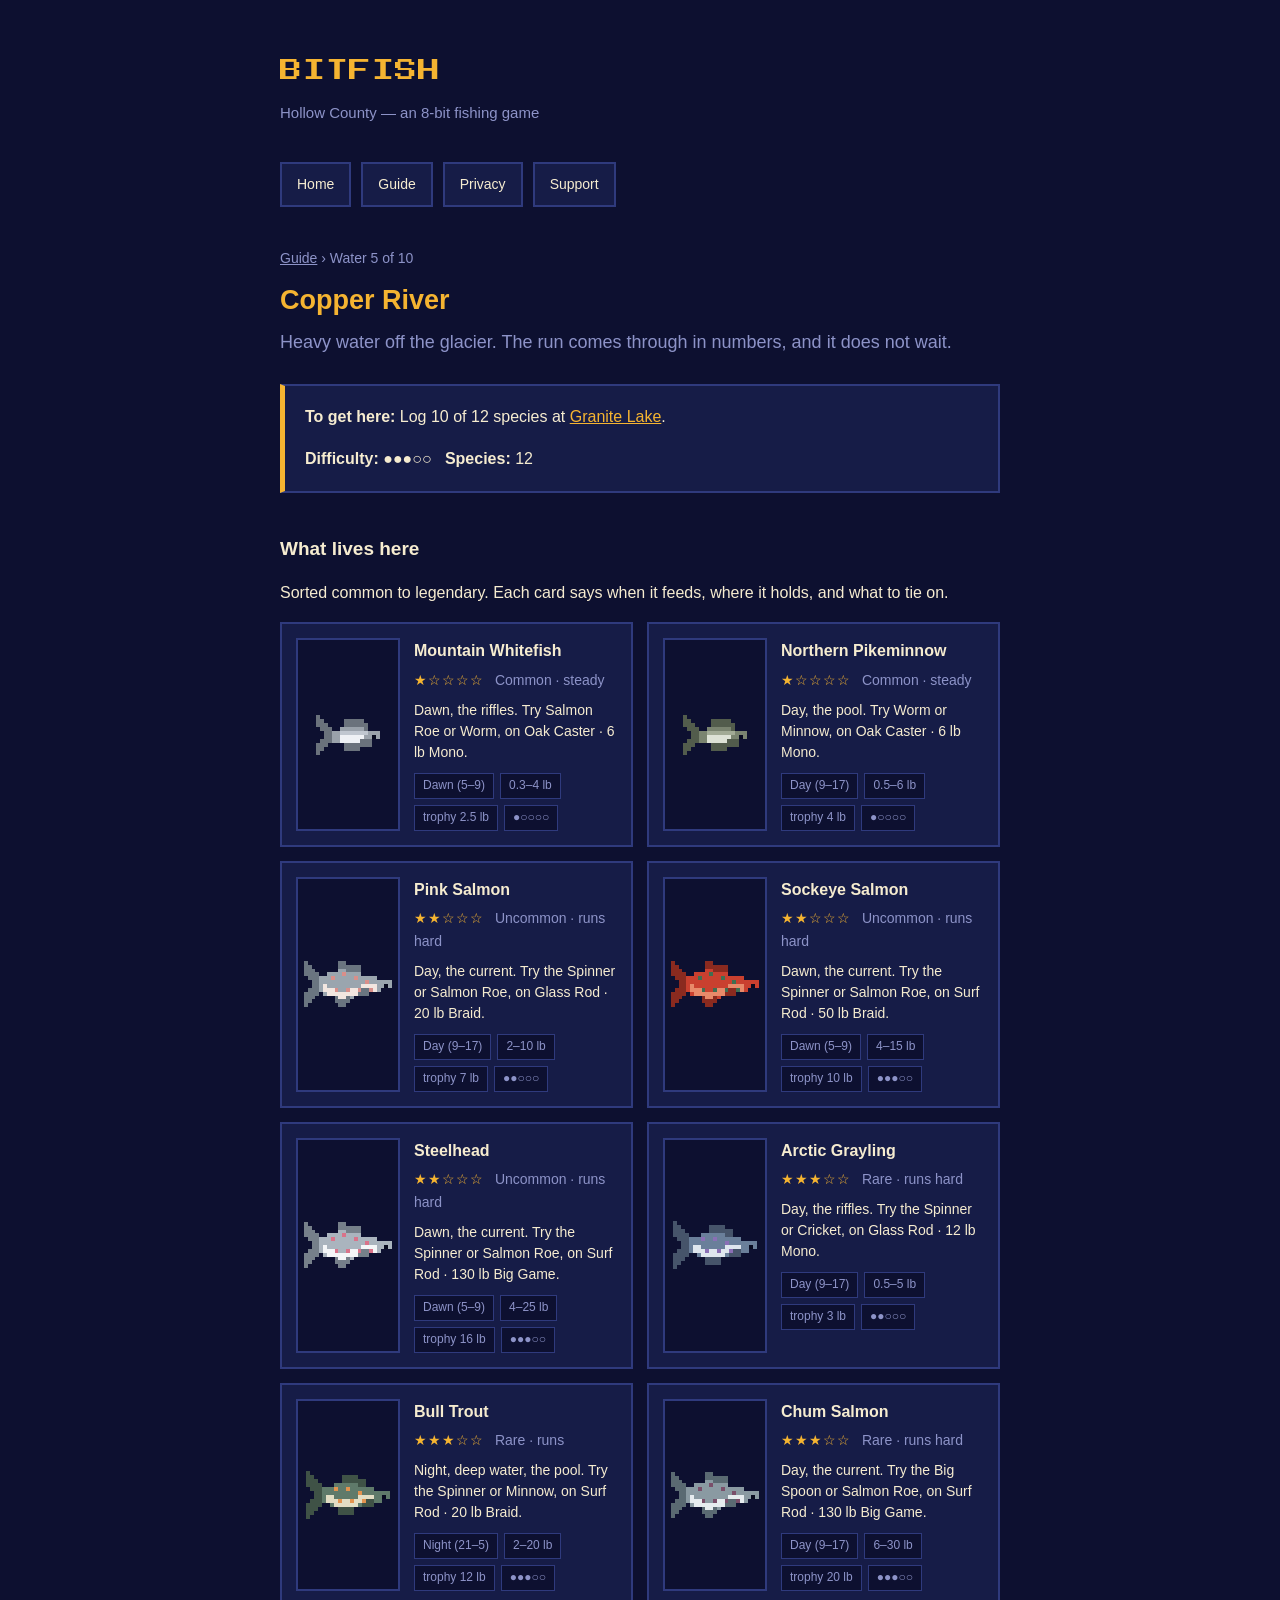
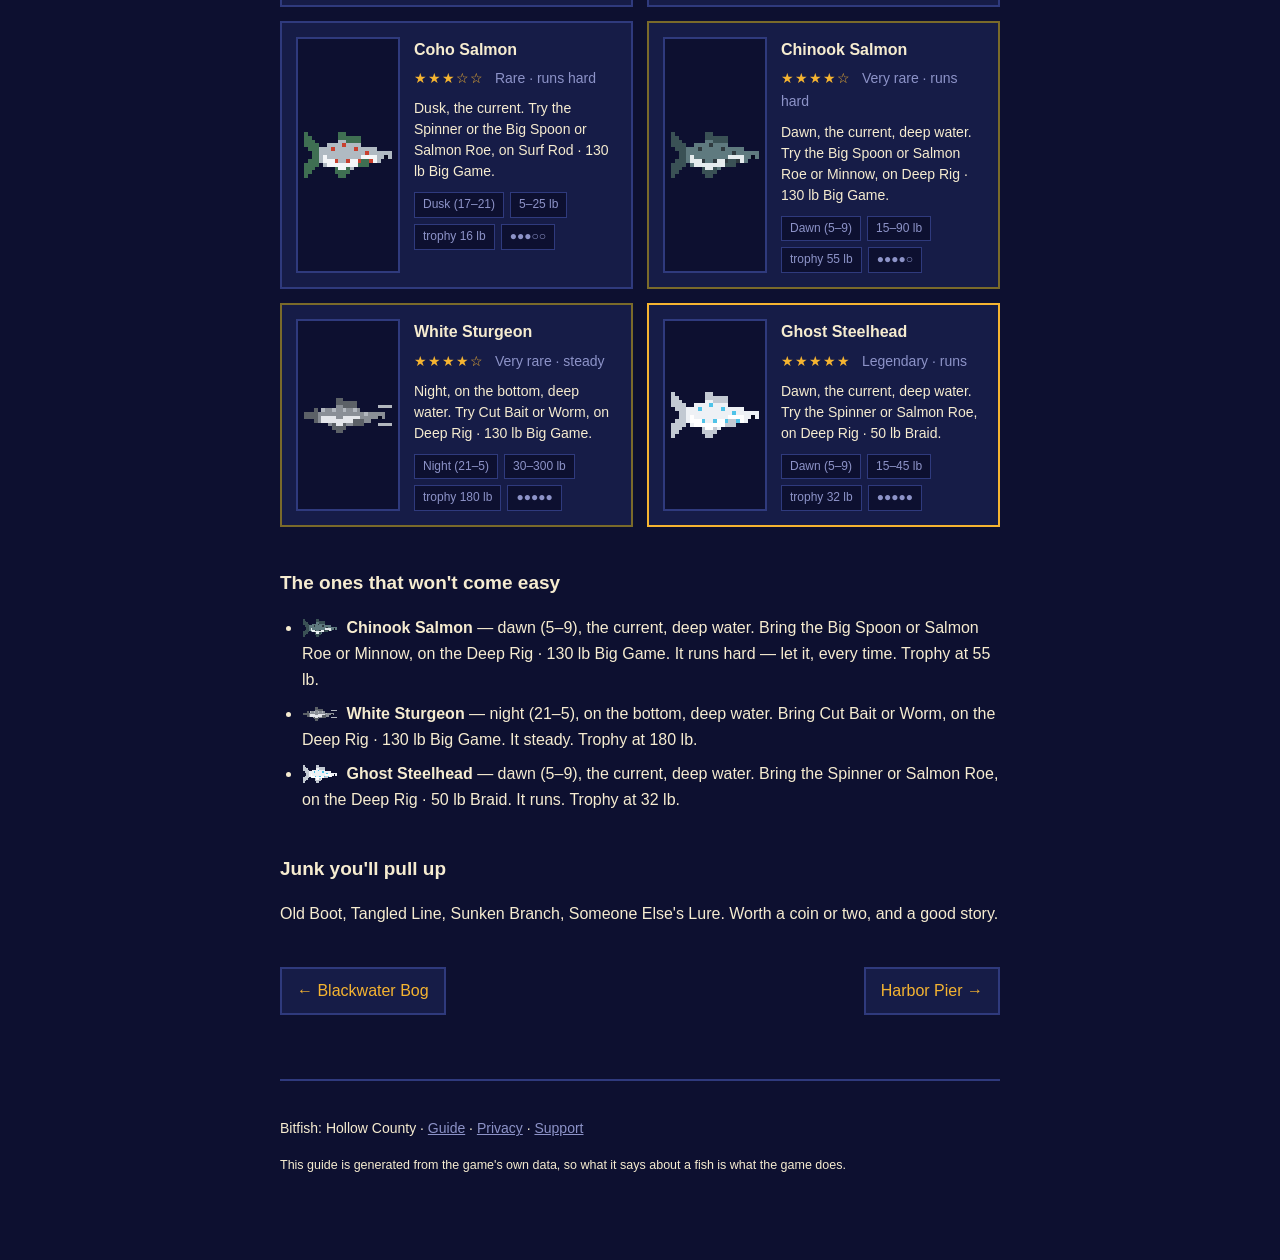
<file: guide/copper-river/index.html>
<!doctype html>
<html lang="en">
<head>
<meta charset="utf-8">
<meta name="viewport" content="width=device-width, initial-scale=1">
<title>Copper River — Angler's Guide — Bitfish: Hollow County</title>
<meta name="description" content="Heavy water off the glacier. The run comes through in numbers, and it does not wait. Every species, when it feeds, what it takes.">
<link rel="preconnect" href="https://fonts.googleapis.com">
<link rel="preconnect" href="https://fonts.gstatic.com" crossorigin>
<link href="https://fonts.googleapis.com/css2?family=Press+Start+2P&display=swap" rel="stylesheet">
<link rel="stylesheet" href="../../assets/style.css?v=3">
</head>
<body>
<div class="wrap">
<header>
  <p class="brand">BITFISH</p>
  <p class="tag">Hollow County &mdash; an 8-bit fishing game</p>
</header>
<nav>
  <a href="../../">Home</a>
  <a href="../../guide/">Guide</a>
  <a href="../../privacy/">Privacy</a>
  <a href="../../support/">Support</a>
</nav>

<p class="crumb"><a href="../">Guide</a> &rsaquo; Water 5 of 10</p>
<h1>Copper River</h1>
<p class="lede">Heavy water off the glacier. The run comes through in numbers, and it does not wait.</p>
<div class="card">
  <p><strong>To get here:</strong> Log 10 of 12 species at <a href="../granite-lake/">Granite Lake</a>.</p>
  <p><strong>Difficulty:</strong> ●●●○○ &nbsp; <strong>Species:</strong> 12</p>
</div>

<h2>What lives here</h2>
<p class="sub">Sorted common to legendary. Each card says when it feeds, where it holds, and what to tie on.</p>
<div class="fishgrid">
<article class="fishcard r1">
  <div class="art"><svg class="fish" width="72" height="48" viewBox="-1 1 18 12" shape-rendering="crispEdges" role="img" aria-label="mountain-whitefish"><rect x="0" y="2" width="1" height="3" fill="#6a727c"/><rect x="0" y="9" width="1" height="3" fill="#6a727c"/><rect x="1" y="3" width="1" height="3" fill="#6a727c"/><rect x="1" y="8" width="1" height="3" fill="#6a727c"/><rect x="2" y="4" width="1" height="6" fill="#6a727c"/><rect x="3" y="5" width="1" height="4" fill="#6a727c"/><rect x="4" y="6" width="1" height="3" fill="#9aa2ab"/><rect x="5" y="6" width="1" height="3" fill="#9aa2ab"/><rect x="6" y="5" width="1" height="4" fill="#9aa2ab"/><rect x="7" y="5" width="1" height="4" fill="#9aa2ab"/><rect x="8" y="5" width="1" height="5" fill="#9aa2ab"/><rect x="9" y="5" width="1" height="4" fill="#9aa2ab"/><rect x="10" y="5" width="1" height="4" fill="#9aa2ab"/><rect x="11" y="5" width="1" height="4" fill="#9aa2ab"/><rect x="12" y="6" width="1" height="3" fill="#9aa2ab"/><rect x="13" y="6" width="1" height="3" fill="#9aa2ab"/><rect x="14" y="6" width="1" height="2" fill="#9aa2ab"/><rect x="6" y="7" width="1" height="2" fill="#eef1f5"/><rect x="7" y="7" width="1" height="2" fill="#eef1f5"/><rect x="8" y="7" width="1" height="2" fill="#eef1f5"/><rect x="9" y="7" width="1" height="2" fill="#eef1f5"/><rect x="10" y="7" width="1" height="2" fill="#eef1f5"/><rect x="11" y="7" width="1" height="2" fill="#eef1f5"/><rect x="15" y="6" width="1" height="2" fill="#9aa2ab"/><rect x="7" y="3" width="1" height="2" fill="#6a727c"/><rect x="8" y="3" width="1" height="2" fill="#6a727c"/><rect x="9" y="3" width="1" height="2" fill="#6a727c"/><rect x="10" y="3" width="1" height="2" fill="#6a727c"/><rect x="11" y="3" width="1" height="2" fill="#6a727c"/><rect x="12" y="4" width="1" height="2" fill="#6a727c"/><rect x="7" y="9" width="1" height="2" fill="#6a727c"/><rect x="8" y="9" width="1" height="2" fill="#6a727c"/><rect x="9" y="9" width="1" height="2" fill="#6a727c"/><rect x="10" y="9" width="1" height="2" fill="#6a727c"/><rect x="11" y="8" width="3" height="2" fill="#6a727c"/><rect x="6" y="6" width="1" height="1" fill="#c0c7d0"/><rect x="7" y="6" width="1" height="1" fill="#c0c7d0"/><rect x="8" y="6" width="1" height="1" fill="#c0c7d0"/><rect x="9" y="6" width="1" height="1" fill="#c0c7d0"/><rect x="10" y="6" width="1" height="1" fill="#c0c7d0"/><rect x="11" y="6" width="1" height="1" fill="#c0c7d0"/><rect x="12" y="6" width="1" height="1" fill="#c0c7d0"/><rect x="14" y="7" width="1" height="1" fill="#070a1f"/></svg></div>
  <div class="meta">
    <h3>Mountain Whitefish</h3>
    <p class="stars">★☆☆☆☆ <span class="sub">Common · steady</span></p>
    <p class="hint">Dawn, the riffles. Try Salmon Roe or Worm, on Oak Caster · 6 lb Mono.</p>
    <p class="chips">
      <span>Dawn (5–9)</span>
      <span>0.3–4 lb</span>
      <span>trophy 2.5 lb</span>
      <span title="Fight">●○○○○</span>
    </p>
  </div>
</article>
<article class="fishcard r1">
  <div class="art"><svg class="fish" width="72" height="48" viewBox="-1 1 18 12" shape-rendering="crispEdges" role="img" aria-label="northern-pikeminnow"><rect x="0" y="2" width="1" height="3" fill="#525c4c"/><rect x="0" y="9" width="1" height="3" fill="#525c4c"/><rect x="1" y="3" width="1" height="3" fill="#525c4c"/><rect x="1" y="8" width="1" height="3" fill="#525c4c"/><rect x="2" y="4" width="1" height="6" fill="#525c4c"/><rect x="3" y="5" width="1" height="4" fill="#525c4c"/><rect x="4" y="6" width="1" height="3" fill="#7a8470"/><rect x="5" y="6" width="1" height="3" fill="#7a8470"/><rect x="6" y="5" width="1" height="4" fill="#7a8470"/><rect x="7" y="5" width="1" height="4" fill="#7a8470"/><rect x="8" y="5" width="1" height="5" fill="#7a8470"/><rect x="9" y="5" width="1" height="4" fill="#7a8470"/><rect x="10" y="5" width="1" height="4" fill="#7a8470"/><rect x="11" y="5" width="1" height="4" fill="#7a8470"/><rect x="12" y="6" width="1" height="3" fill="#7a8470"/><rect x="13" y="6" width="1" height="3" fill="#7a8470"/><rect x="14" y="6" width="1" height="2" fill="#7a8470"/><rect x="6" y="7" width="1" height="2" fill="#dde2d6"/><rect x="7" y="7" width="1" height="2" fill="#dde2d6"/><rect x="8" y="7" width="1" height="2" fill="#dde2d6"/><rect x="9" y="7" width="1" height="2" fill="#dde2d6"/><rect x="10" y="7" width="1" height="2" fill="#dde2d6"/><rect x="11" y="7" width="1" height="2" fill="#dde2d6"/><rect x="15" y="6" width="1" height="2" fill="#7a8470"/><rect x="7" y="3" width="1" height="2" fill="#525c4c"/><rect x="8" y="3" width="1" height="2" fill="#525c4c"/><rect x="9" y="3" width="1" height="2" fill="#525c4c"/><rect x="10" y="3" width="1" height="2" fill="#525c4c"/><rect x="11" y="3" width="1" height="2" fill="#525c4c"/><rect x="12" y="4" width="1" height="2" fill="#525c4c"/><rect x="7" y="9" width="1" height="2" fill="#525c4c"/><rect x="8" y="9" width="1" height="2" fill="#525c4c"/><rect x="9" y="9" width="1" height="2" fill="#525c4c"/><rect x="10" y="9" width="1" height="2" fill="#525c4c"/><rect x="11" y="8" width="3" height="2" fill="#525c4c"/><rect x="6" y="6" width="1" height="1" fill="#a2ab96"/><rect x="7" y="6" width="1" height="1" fill="#a2ab96"/><rect x="8" y="6" width="1" height="1" fill="#a2ab96"/><rect x="9" y="6" width="1" height="1" fill="#a2ab96"/><rect x="10" y="6" width="1" height="1" fill="#a2ab96"/><rect x="11" y="6" width="1" height="1" fill="#a2ab96"/><rect x="12" y="6" width="1" height="1" fill="#a2ab96"/><rect x="14" y="7" width="1" height="1" fill="#070a1f"/></svg></div>
  <div class="meta">
    <h3>Northern Pikeminnow</h3>
    <p class="stars">★☆☆☆☆ <span class="sub">Common · steady</span></p>
    <p class="hint">Day, the pool. Try Worm or Minnow, on Oak Caster · 6 lb Mono.</p>
    <p class="chips">
      <span>Day (9–17)</span>
      <span>0.5–6 lb</span>
      <span>trophy 4 lb</span>
      <span title="Fight">●○○○○</span>
    </p>
  </div>
</article>
<article class="fishcard r2">
  <div class="art"><svg class="fish" width="96" height="54" viewBox="-1 0 25 14" shape-rendering="crispEdges" role="img" aria-label="pink-salmon"><rect x="0" y="1" width="1" height="4" fill="#6a7580"/><rect x="0" y="9" width="1" height="4" fill="#6a7580"/><rect x="1" y="2" width="1" height="4" fill="#6a7580"/><rect x="1" y="8" width="1" height="4" fill="#6a7580"/><rect x="2" y="3" width="1" height="8" fill="#6a7580"/><rect x="3" y="4" width="1" height="6" fill="#6a7580"/><rect x="4" y="5" width="1" height="4" fill="#9aa5ae"/><rect x="5" y="5" width="1" height="5" fill="#9aa5ae"/><rect x="6" y="4" width="1" height="6" fill="#9aa5ae"/><rect x="7" y="4" width="1" height="6" fill="#9aa5ae"/><rect x="8" y="4" width="1" height="7" fill="#9aa5ae"/><rect x="9" y="3" width="1" height="8" fill="#9aa5ae"/><rect x="10" y="3" width="1" height="8" fill="#9aa5ae"/><rect x="11" y="4" width="1" height="7" fill="#9aa5ae"/><rect x="12" y="4" width="1" height="7" fill="#9aa5ae"/><rect x="13" y="4" width="1" height="6" fill="#9aa5ae"/><rect x="14" y="4" width="1" height="6" fill="#9aa5ae"/><rect x="15" y="5" width="1" height="5" fill="#9aa5ae"/><rect x="16" y="5" width="1" height="5" fill="#9aa5ae"/><rect x="17" y="5" width="1" height="4" fill="#9aa5ae"/><rect x="18" y="5" width="1" height="4" fill="#9aa5ae"/><rect x="19" y="6" width="1" height="3" fill="#9aa5ae"/><rect x="5" y="7" width="1" height="2" fill="#f2e6e0"/><rect x="6" y="8" width="1" height="2" fill="#f2e6e0"/><rect x="7" y="8" width="1" height="2" fill="#f2e6e0"/><rect x="8" y="8" width="1" height="2" fill="#f2e6e0"/><rect x="9" y="9" width="1" height="2" fill="#f2e6e0"/><rect x="10" y="9" width="1" height="2" fill="#f2e6e0"/><rect x="11" y="8" width="1" height="2" fill="#f2e6e0"/><rect x="12" y="8" width="1" height="2" fill="#f2e6e0"/><rect x="13" y="8" width="1" height="2" fill="#f2e6e0"/><rect x="14" y="8" width="1" height="2" fill="#f2e6e0"/><rect x="15" y="7" width="1" height="2" fill="#f2e6e0"/><rect x="16" y="7" width="1" height="2" fill="#f2e6e0"/><rect x="17" y="7" width="1" height="2" fill="#f2e6e0"/><rect x="18" y="7" width="1" height="2" fill="#f2e6e0"/><rect x="20" y="6" width="1" height="2" fill="#9aa5ae"/><rect x="21" y="6" width="1" height="2" fill="#9aa5ae"/><rect x="22" y="6" width="1" height="2" fill="#9aa5ae"/><rect x="9" y="1" width="1" height="2" fill="#6a7580"/><rect x="10" y="1" width="1" height="2" fill="#6a7580"/><rect x="11" y="2" width="1" height="2" fill="#6a7580"/><rect x="12" y="2" width="1" height="2" fill="#6a7580"/><rect x="13" y="2" width="1" height="2" fill="#6a7580"/><rect x="14" y="2" width="1" height="2" fill="#6a7580"/><rect x="8" y="10" width="1" height="2" fill="#6a7580"/><rect x="9" y="11" width="1" height="2" fill="#6a7580"/><rect x="10" y="11" width="1" height="2" fill="#6a7580"/><rect x="11" y="10" width="1" height="2" fill="#6a7580"/><rect x="14" y="8" width="3" height="2" fill="#6a7580"/><rect x="7" y="5" width="1" height="1" fill="#d98f8a"/><rect x="8" y="8" width="1" height="1" fill="#d98f8a"/><rect x="10" y="4" width="1" height="1" fill="#d98f8a"/><rect x="11" y="8" width="1" height="1" fill="#d98f8a"/><rect x="13" y="5" width="1" height="1" fill="#d98f8a"/><rect x="14" y="8" width="1" height="1" fill="#d98f8a"/><rect x="16" y="6" width="1" height="1" fill="#d98f8a"/><rect x="17" y="8" width="1" height="1" fill="#d98f8a"/><rect x="21" y="7" width="1" height="1" fill="#070a1f"/></svg></div>
  <div class="meta">
    <h3>Pink Salmon</h3>
    <p class="stars">★★☆☆☆ <span class="sub">Uncommon · runs hard</span></p>
    <p class="hint">Day, the current. Try the Spinner or Salmon Roe, on Glass Rod · 20 lb Braid.</p>
    <p class="chips">
      <span>Day (9–17)</span>
      <span>2–10 lb</span>
      <span>trophy 7 lb</span>
      <span title="Fight">●●○○○</span>
    </p>
  </div>
</article>
<article class="fishcard r2">
  <div class="art"><svg class="fish" width="96" height="54" viewBox="-1 0 25 14" shape-rendering="crispEdges" role="img" aria-label="sockeye-salmon"><rect x="0" y="1" width="1" height="4" fill="#8a2a1f"/><rect x="0" y="9" width="1" height="4" fill="#8a2a1f"/><rect x="1" y="2" width="1" height="4" fill="#8a2a1f"/><rect x="1" y="8" width="1" height="4" fill="#8a2a1f"/><rect x="2" y="3" width="1" height="8" fill="#8a2a1f"/><rect x="3" y="4" width="1" height="6" fill="#8a2a1f"/><rect x="4" y="5" width="1" height="4" fill="#c9402f"/><rect x="5" y="5" width="1" height="5" fill="#c9402f"/><rect x="6" y="4" width="1" height="6" fill="#c9402f"/><rect x="7" y="4" width="1" height="6" fill="#c9402f"/><rect x="8" y="4" width="1" height="7" fill="#c9402f"/><rect x="9" y="3" width="1" height="8" fill="#c9402f"/><rect x="10" y="3" width="1" height="8" fill="#c9402f"/><rect x="11" y="4" width="1" height="7" fill="#c9402f"/><rect x="12" y="4" width="1" height="7" fill="#c9402f"/><rect x="13" y="4" width="1" height="6" fill="#c9402f"/><rect x="14" y="4" width="1" height="6" fill="#c9402f"/><rect x="15" y="5" width="1" height="5" fill="#c9402f"/><rect x="16" y="5" width="1" height="5" fill="#c9402f"/><rect x="17" y="5" width="1" height="4" fill="#c9402f"/><rect x="18" y="5" width="1" height="4" fill="#c9402f"/><rect x="19" y="6" width="1" height="3" fill="#c9402f"/><rect x="5" y="7" width="1" height="2" fill="#e88a6a"/><rect x="6" y="8" width="1" height="2" fill="#e88a6a"/><rect x="7" y="8" width="1" height="2" fill="#e88a6a"/><rect x="8" y="8" width="1" height="2" fill="#e88a6a"/><rect x="9" y="9" width="1" height="2" fill="#e88a6a"/><rect x="10" y="9" width="1" height="2" fill="#e88a6a"/><rect x="11" y="8" width="1" height="2" fill="#e88a6a"/><rect x="12" y="8" width="1" height="2" fill="#e88a6a"/><rect x="13" y="8" width="1" height="2" fill="#e88a6a"/><rect x="14" y="8" width="1" height="2" fill="#e88a6a"/><rect x="15" y="7" width="1" height="2" fill="#e88a6a"/><rect x="16" y="7" width="1" height="2" fill="#e88a6a"/><rect x="17" y="7" width="1" height="2" fill="#e88a6a"/><rect x="18" y="7" width="1" height="2" fill="#e88a6a"/><rect x="20" y="6" width="1" height="2" fill="#c9402f"/><rect x="21" y="6" width="1" height="2" fill="#c9402f"/><rect x="22" y="6" width="1" height="2" fill="#c9402f"/><rect x="9" y="1" width="1" height="2" fill="#8a2a1f"/><rect x="10" y="1" width="1" height="2" fill="#8a2a1f"/><rect x="11" y="2" width="1" height="2" fill="#8a2a1f"/><rect x="12" y="2" width="1" height="2" fill="#8a2a1f"/><rect x="13" y="2" width="1" height="2" fill="#8a2a1f"/><rect x="14" y="2" width="1" height="2" fill="#8a2a1f"/><rect x="8" y="10" width="1" height="2" fill="#8a2a1f"/><rect x="9" y="11" width="1" height="2" fill="#8a2a1f"/><rect x="10" y="11" width="1" height="2" fill="#8a2a1f"/><rect x="11" y="10" width="1" height="2" fill="#8a2a1f"/><rect x="14" y="8" width="3" height="2" fill="#8a2a1f"/><rect x="7" y="5" width="1" height="1" fill="#3f6f52"/><rect x="8" y="8" width="1" height="1" fill="#3f6f52"/><rect x="10" y="4" width="1" height="1" fill="#3f6f52"/><rect x="11" y="8" width="1" height="1" fill="#3f6f52"/><rect x="13" y="5" width="1" height="1" fill="#3f6f52"/><rect x="14" y="8" width="1" height="1" fill="#3f6f52"/><rect x="16" y="6" width="1" height="1" fill="#3f6f52"/><rect x="17" y="8" width="1" height="1" fill="#3f6f52"/><rect x="21" y="7" width="1" height="1" fill="#070a1f"/></svg></div>
  <div class="meta">
    <h3>Sockeye Salmon</h3>
    <p class="stars">★★☆☆☆ <span class="sub">Uncommon · runs hard</span></p>
    <p class="hint">Dawn, the current. Try the Spinner or Salmon Roe, on Surf Rod · 50 lb Braid.</p>
    <p class="chips">
      <span>Dawn (5–9)</span>
      <span>4–15 lb</span>
      <span>trophy 10 lb</span>
      <span title="Fight">●●●○○</span>
    </p>
  </div>
</article>
<article class="fishcard r2">
  <div class="art"><svg class="fish" width="96" height="54" viewBox="-1 0 25 14" shape-rendering="crispEdges" role="img" aria-label="steelhead"><rect x="0" y="1" width="1" height="4" fill="#76808a"/><rect x="0" y="9" width="1" height="4" fill="#76808a"/><rect x="1" y="2" width="1" height="4" fill="#76808a"/><rect x="1" y="8" width="1" height="4" fill="#76808a"/><rect x="2" y="3" width="1" height="8" fill="#76808a"/><rect x="3" y="4" width="1" height="6" fill="#76808a"/><rect x="4" y="5" width="1" height="4" fill="#aab4be"/><rect x="5" y="5" width="1" height="5" fill="#aab4be"/><rect x="6" y="4" width="1" height="6" fill="#aab4be"/><rect x="7" y="4" width="1" height="6" fill="#aab4be"/><rect x="8" y="4" width="1" height="7" fill="#aab4be"/><rect x="9" y="3" width="1" height="8" fill="#aab4be"/><rect x="10" y="3" width="1" height="8" fill="#aab4be"/><rect x="11" y="4" width="1" height="7" fill="#aab4be"/><rect x="12" y="4" width="1" height="7" fill="#aab4be"/><rect x="13" y="4" width="1" height="6" fill="#aab4be"/><rect x="14" y="4" width="1" height="6" fill="#aab4be"/><rect x="15" y="5" width="1" height="5" fill="#aab4be"/><rect x="16" y="5" width="1" height="5" fill="#aab4be"/><rect x="17" y="5" width="1" height="4" fill="#aab4be"/><rect x="18" y="5" width="1" height="4" fill="#aab4be"/><rect x="19" y="6" width="1" height="3" fill="#aab4be"/><rect x="5" y="7" width="1" height="2" fill="#f4f6f8"/><rect x="6" y="8" width="1" height="2" fill="#f4f6f8"/><rect x="7" y="8" width="1" height="2" fill="#f4f6f8"/><rect x="8" y="8" width="1" height="2" fill="#f4f6f8"/><rect x="9" y="9" width="1" height="2" fill="#f4f6f8"/><rect x="10" y="9" width="1" height="2" fill="#f4f6f8"/><rect x="11" y="8" width="1" height="2" fill="#f4f6f8"/><rect x="12" y="8" width="1" height="2" fill="#f4f6f8"/><rect x="13" y="8" width="1" height="2" fill="#f4f6f8"/><rect x="14" y="8" width="1" height="2" fill="#f4f6f8"/><rect x="15" y="7" width="1" height="2" fill="#f4f6f8"/><rect x="16" y="7" width="1" height="2" fill="#f4f6f8"/><rect x="17" y="7" width="1" height="2" fill="#f4f6f8"/><rect x="18" y="7" width="1" height="2" fill="#f4f6f8"/><rect x="20" y="6" width="1" height="2" fill="#aab4be"/><rect x="21" y="6" width="1" height="2" fill="#aab4be"/><rect x="22" y="6" width="1" height="2" fill="#aab4be"/><rect x="9" y="1" width="1" height="2" fill="#76808a"/><rect x="10" y="1" width="1" height="2" fill="#76808a"/><rect x="11" y="2" width="1" height="2" fill="#76808a"/><rect x="12" y="2" width="1" height="2" fill="#76808a"/><rect x="13" y="2" width="1" height="2" fill="#76808a"/><rect x="14" y="2" width="1" height="2" fill="#76808a"/><rect x="8" y="10" width="1" height="2" fill="#76808a"/><rect x="9" y="11" width="1" height="2" fill="#76808a"/><rect x="10" y="11" width="1" height="2" fill="#76808a"/><rect x="11" y="10" width="1" height="2" fill="#76808a"/><rect x="14" y="8" width="3" height="2" fill="#76808a"/><rect x="7" y="5" width="1" height="1" fill="#d9738a"/><rect x="8" y="8" width="1" height="1" fill="#d9738a"/><rect x="10" y="4" width="1" height="1" fill="#d9738a"/><rect x="11" y="8" width="1" height="1" fill="#d9738a"/><rect x="13" y="5" width="1" height="1" fill="#d9738a"/><rect x="14" y="8" width="1" height="1" fill="#d9738a"/><rect x="16" y="6" width="1" height="1" fill="#d9738a"/><rect x="17" y="8" width="1" height="1" fill="#d9738a"/><rect x="21" y="7" width="1" height="1" fill="#070a1f"/></svg></div>
  <div class="meta">
    <h3>Steelhead</h3>
    <p class="stars">★★☆☆☆ <span class="sub">Uncommon · runs hard</span></p>
    <p class="hint">Dawn, the current. Try the Spinner or Salmon Roe, on Surf Rod · 130 lb Big Game.</p>
    <p class="chips">
      <span>Dawn (5–9)</span>
      <span>4–25 lb</span>
      <span>trophy 16 lb</span>
      <span title="Fight">●●●○○</span>
    </p>
  </div>
</article>
<article class="fishcard r3">
  <div class="art"><svg class="fish" width="92" height="56" viewBox="-1 0 23 14" shape-rendering="crispEdges" role="img" aria-label="arctic-grayling"><rect x="0" y="1" width="1" height="4" fill="#46546a"/><rect x="0" y="9" width="1" height="4" fill="#46546a"/><rect x="1" y="2" width="1" height="4" fill="#46546a"/><rect x="1" y="8" width="1" height="4" fill="#46546a"/><rect x="2" y="3" width="1" height="8" fill="#46546a"/><rect x="3" y="4" width="1" height="6" fill="#46546a"/><rect x="4" y="5" width="1" height="4" fill="#6a7f9a"/><rect x="5" y="5" width="1" height="4" fill="#6a7f9a"/><rect x="6" y="5" width="1" height="5" fill="#6a7f9a"/><rect x="7" y="4" width="1" height="6" fill="#6a7f9a"/><rect x="8" y="4" width="1" height="6" fill="#6a7f9a"/><rect x="9" y="4" width="1" height="7" fill="#6a7f9a"/><rect x="10" y="4" width="1" height="7" fill="#6a7f9a"/><rect x="11" y="4" width="1" height="6" fill="#6a7f9a"/><rect x="12" y="4" width="1" height="6" fill="#6a7f9a"/><rect x="13" y="5" width="1" height="5" fill="#6a7f9a"/><rect x="14" y="5" width="1" height="5" fill="#6a7f9a"/><rect x="15" y="5" width="1" height="4" fill="#6a7f9a"/><rect x="16" y="5" width="1" height="4" fill="#6a7f9a"/><rect x="17" y="6" width="1" height="3" fill="#6a7f9a"/><rect x="18" y="6" width="1" height="3" fill="#6a7f9a"/><rect x="5" y="7" width="1" height="2" fill="#dfe6ee"/><rect x="6" y="7" width="1" height="2" fill="#dfe6ee"/><rect x="7" y="8" width="1" height="2" fill="#dfe6ee"/><rect x="8" y="8" width="1" height="2" fill="#dfe6ee"/><rect x="9" y="8" width="1" height="2" fill="#dfe6ee"/><rect x="10" y="8" width="1" height="2" fill="#dfe6ee"/><rect x="11" y="8" width="1" height="2" fill="#dfe6ee"/><rect x="12" y="8" width="1" height="2" fill="#dfe6ee"/><rect x="13" y="7" width="1" height="2" fill="#dfe6ee"/><rect x="14" y="7" width="1" height="2" fill="#dfe6ee"/><rect x="15" y="7" width="1" height="2" fill="#dfe6ee"/><rect x="16" y="7" width="1" height="2" fill="#dfe6ee"/><rect x="19" y="6" width="1" height="2" fill="#6a7f9a"/><rect x="20" y="6" width="1" height="2" fill="#6a7f9a"/><rect x="9" y="2" width="1" height="2" fill="#46546a"/><rect x="10" y="2" width="1" height="2" fill="#46546a"/><rect x="11" y="2" width="1" height="2" fill="#46546a"/><rect x="12" y="2" width="1" height="2" fill="#46546a"/><rect x="13" y="3" width="1" height="2" fill="#46546a"/><rect x="14" y="3" width="1" height="2" fill="#46546a"/><rect x="8" y="10" width="1" height="2" fill="#46546a"/><rect x="9" y="10" width="1" height="2" fill="#46546a"/><rect x="10" y="10" width="1" height="2" fill="#46546a"/><rect x="11" y="10" width="1" height="2" fill="#46546a"/><rect x="14" y="8" width="3" height="2" fill="#46546a"/><rect x="7" y="5" width="1" height="1" fill="#8a6fb5"/><rect x="8" y="8" width="1" height="1" fill="#8a6fb5"/><rect x="10" y="5" width="1" height="1" fill="#8a6fb5"/><rect x="11" y="8" width="1" height="1" fill="#8a6fb5"/><rect x="13" y="6" width="1" height="1" fill="#8a6fb5"/><rect x="14" y="8" width="1" height="1" fill="#8a6fb5"/><rect x="19" y="7" width="1" height="1" fill="#070a1f"/></svg></div>
  <div class="meta">
    <h3>Arctic Grayling</h3>
    <p class="stars">★★★☆☆ <span class="sub">Rare · runs hard</span></p>
    <p class="hint">Day, the riffles. Try the Spinner or Cricket, on Glass Rod · 12 lb Mono.</p>
    <p class="chips">
      <span>Day (9–17)</span>
      <span>0.5–5 lb</span>
      <span>trophy 3 lb</span>
      <span title="Fight">●●○○○</span>
    </p>
  </div>
</article>
<article class="fishcard r3">
  <div class="art"><svg class="fish" width="92" height="56" viewBox="-1 0 23 14" shape-rendering="crispEdges" role="img" aria-label="bull-trout"><rect x="0" y="1" width="1" height="4" fill="#3f5246"/><rect x="0" y="9" width="1" height="4" fill="#3f5246"/><rect x="1" y="2" width="1" height="4" fill="#3f5246"/><rect x="1" y="8" width="1" height="4" fill="#3f5246"/><rect x="2" y="3" width="1" height="8" fill="#3f5246"/><rect x="3" y="4" width="1" height="6" fill="#3f5246"/><rect x="4" y="5" width="1" height="4" fill="#5f7a6a"/><rect x="5" y="5" width="1" height="4" fill="#5f7a6a"/><rect x="6" y="5" width="1" height="5" fill="#5f7a6a"/><rect x="7" y="4" width="1" height="6" fill="#5f7a6a"/><rect x="8" y="4" width="1" height="6" fill="#5f7a6a"/><rect x="9" y="4" width="1" height="7" fill="#5f7a6a"/><rect x="10" y="4" width="1" height="7" fill="#5f7a6a"/><rect x="11" y="4" width="1" height="6" fill="#5f7a6a"/><rect x="12" y="4" width="1" height="6" fill="#5f7a6a"/><rect x="13" y="5" width="1" height="5" fill="#5f7a6a"/><rect x="14" y="5" width="1" height="5" fill="#5f7a6a"/><rect x="15" y="5" width="1" height="4" fill="#5f7a6a"/><rect x="16" y="5" width="1" height="4" fill="#5f7a6a"/><rect x="17" y="6" width="1" height="3" fill="#5f7a6a"/><rect x="18" y="6" width="1" height="3" fill="#5f7a6a"/><rect x="5" y="7" width="1" height="2" fill="#e2ddc4"/><rect x="6" y="7" width="1" height="2" fill="#e2ddc4"/><rect x="7" y="8" width="1" height="2" fill="#e2ddc4"/><rect x="8" y="8" width="1" height="2" fill="#e2ddc4"/><rect x="9" y="8" width="1" height="2" fill="#e2ddc4"/><rect x="10" y="8" width="1" height="2" fill="#e2ddc4"/><rect x="11" y="8" width="1" height="2" fill="#e2ddc4"/><rect x="12" y="8" width="1" height="2" fill="#e2ddc4"/><rect x="13" y="7" width="1" height="2" fill="#e2ddc4"/><rect x="14" y="7" width="1" height="2" fill="#e2ddc4"/><rect x="15" y="7" width="1" height="2" fill="#e2ddc4"/><rect x="16" y="7" width="1" height="2" fill="#e2ddc4"/><rect x="19" y="6" width="1" height="2" fill="#5f7a6a"/><rect x="20" y="6" width="1" height="2" fill="#5f7a6a"/><rect x="9" y="2" width="1" height="2" fill="#3f5246"/><rect x="10" y="2" width="1" height="2" fill="#3f5246"/><rect x="11" y="2" width="1" height="2" fill="#3f5246"/><rect x="12" y="2" width="1" height="2" fill="#3f5246"/><rect x="13" y="3" width="1" height="2" fill="#3f5246"/><rect x="14" y="3" width="1" height="2" fill="#3f5246"/><rect x="8" y="10" width="1" height="2" fill="#3f5246"/><rect x="9" y="10" width="1" height="2" fill="#3f5246"/><rect x="10" y="10" width="1" height="2" fill="#3f5246"/><rect x="11" y="10" width="1" height="2" fill="#3f5246"/><rect x="14" y="8" width="3" height="2" fill="#3f5246"/><rect x="7" y="5" width="1" height="1" fill="#e2934f"/><rect x="8" y="8" width="1" height="1" fill="#e2934f"/><rect x="10" y="5" width="1" height="1" fill="#e2934f"/><rect x="11" y="8" width="1" height="1" fill="#e2934f"/><rect x="13" y="6" width="1" height="1" fill="#e2934f"/><rect x="14" y="8" width="1" height="1" fill="#e2934f"/><rect x="19" y="7" width="1" height="1" fill="#070a1f"/></svg></div>
  <div class="meta">
    <h3>Bull Trout</h3>
    <p class="stars">★★★☆☆ <span class="sub">Rare · runs</span></p>
    <p class="hint">Night, deep water, the pool. Try the Spinner or Minnow, on Surf Rod · 20 lb Braid.</p>
    <p class="chips">
      <span>Night (21–5)</span>
      <span>2–20 lb</span>
      <span>trophy 12 lb</span>
      <span title="Fight">●●●○○</span>
    </p>
  </div>
</article>
<article class="fishcard r3">
  <div class="art"><svg class="fish" width="96" height="54" viewBox="-1 0 25 14" shape-rendering="crispEdges" role="img" aria-label="chum-salmon"><rect x="0" y="1" width="1" height="4" fill="#5a6a72"/><rect x="0" y="9" width="1" height="4" fill="#5a6a72"/><rect x="1" y="2" width="1" height="4" fill="#5a6a72"/><rect x="1" y="8" width="1" height="4" fill="#5a6a72"/><rect x="2" y="3" width="1" height="8" fill="#5a6a72"/><rect x="3" y="4" width="1" height="6" fill="#5a6a72"/><rect x="4" y="5" width="1" height="4" fill="#8a9aa2"/><rect x="5" y="5" width="1" height="5" fill="#8a9aa2"/><rect x="6" y="4" width="1" height="6" fill="#8a9aa2"/><rect x="7" y="4" width="1" height="6" fill="#8a9aa2"/><rect x="8" y="4" width="1" height="7" fill="#8a9aa2"/><rect x="9" y="3" width="1" height="8" fill="#8a9aa2"/><rect x="10" y="3" width="1" height="8" fill="#8a9aa2"/><rect x="11" y="4" width="1" height="7" fill="#8a9aa2"/><rect x="12" y="4" width="1" height="7" fill="#8a9aa2"/><rect x="13" y="4" width="1" height="6" fill="#8a9aa2"/><rect x="14" y="4" width="1" height="6" fill="#8a9aa2"/><rect x="15" y="5" width="1" height="5" fill="#8a9aa2"/><rect x="16" y="5" width="1" height="5" fill="#8a9aa2"/><rect x="17" y="5" width="1" height="4" fill="#8a9aa2"/><rect x="18" y="5" width="1" height="4" fill="#8a9aa2"/><rect x="19" y="6" width="1" height="3" fill="#8a9aa2"/><rect x="5" y="7" width="1" height="2" fill="#e6ecef"/><rect x="6" y="8" width="1" height="2" fill="#e6ecef"/><rect x="7" y="8" width="1" height="2" fill="#e6ecef"/><rect x="8" y="8" width="1" height="2" fill="#e6ecef"/><rect x="9" y="9" width="1" height="2" fill="#e6ecef"/><rect x="10" y="9" width="1" height="2" fill="#e6ecef"/><rect x="11" y="8" width="1" height="2" fill="#e6ecef"/><rect x="12" y="8" width="1" height="2" fill="#e6ecef"/><rect x="13" y="8" width="1" height="2" fill="#e6ecef"/><rect x="14" y="8" width="1" height="2" fill="#e6ecef"/><rect x="15" y="7" width="1" height="2" fill="#e6ecef"/><rect x="16" y="7" width="1" height="2" fill="#e6ecef"/><rect x="17" y="7" width="1" height="2" fill="#e6ecef"/><rect x="18" y="7" width="1" height="2" fill="#e6ecef"/><rect x="20" y="6" width="1" height="2" fill="#8a9aa2"/><rect x="21" y="6" width="1" height="2" fill="#8a9aa2"/><rect x="22" y="6" width="1" height="2" fill="#8a9aa2"/><rect x="9" y="1" width="1" height="2" fill="#5a6a72"/><rect x="10" y="1" width="1" height="2" fill="#5a6a72"/><rect x="11" y="2" width="1" height="2" fill="#5a6a72"/><rect x="12" y="2" width="1" height="2" fill="#5a6a72"/><rect x="13" y="2" width="1" height="2" fill="#5a6a72"/><rect x="14" y="2" width="1" height="2" fill="#5a6a72"/><rect x="8" y="10" width="1" height="2" fill="#5a6a72"/><rect x="9" y="11" width="1" height="2" fill="#5a6a72"/><rect x="10" y="11" width="1" height="2" fill="#5a6a72"/><rect x="11" y="10" width="1" height="2" fill="#5a6a72"/><rect x="14" y="8" width="3" height="2" fill="#5a6a72"/><rect x="7" y="5" width="1" height="1" fill="#7a4f6a"/><rect x="8" y="8" width="1" height="1" fill="#7a4f6a"/><rect x="10" y="4" width="1" height="1" fill="#7a4f6a"/><rect x="11" y="8" width="1" height="1" fill="#7a4f6a"/><rect x="13" y="5" width="1" height="1" fill="#7a4f6a"/><rect x="14" y="8" width="1" height="1" fill="#7a4f6a"/><rect x="16" y="6" width="1" height="1" fill="#7a4f6a"/><rect x="17" y="8" width="1" height="1" fill="#7a4f6a"/><rect x="21" y="7" width="1" height="1" fill="#070a1f"/></svg></div>
  <div class="meta">
    <h3>Chum Salmon</h3>
    <p class="stars">★★★☆☆ <span class="sub">Rare · runs hard</span></p>
    <p class="hint">Day, the current. Try the Big Spoon or Salmon Roe, on Surf Rod · 130 lb Big Game.</p>
    <p class="chips">
      <span>Day (9–17)</span>
      <span>6–30 lb</span>
      <span>trophy 20 lb</span>
      <span title="Fight">●●●○○</span>
    </p>
  </div>
</article>
<article class="fishcard r3">
  <div class="art"><svg class="fish" width="96" height="54" viewBox="-1 0 25 14" shape-rendering="crispEdges" role="img" aria-label="coho-salmon"><rect x="0" y="1" width="1" height="4" fill="#3f6f52"/><rect x="0" y="9" width="1" height="4" fill="#3f6f52"/><rect x="1" y="2" width="1" height="4" fill="#3f6f52"/><rect x="1" y="8" width="1" height="4" fill="#3f6f52"/><rect x="2" y="3" width="1" height="8" fill="#3f6f52"/><rect x="3" y="4" width="1" height="6" fill="#3f6f52"/><rect x="4" y="5" width="1" height="4" fill="#b0bac2"/><rect x="5" y="5" width="1" height="5" fill="#b0bac2"/><rect x="6" y="4" width="1" height="6" fill="#b0bac2"/><rect x="7" y="4" width="1" height="6" fill="#b0bac2"/><rect x="8" y="4" width="1" height="7" fill="#b0bac2"/><rect x="9" y="3" width="1" height="8" fill="#b0bac2"/><rect x="10" y="3" width="1" height="8" fill="#b0bac2"/><rect x="11" y="4" width="1" height="7" fill="#b0bac2"/><rect x="12" y="4" width="1" height="7" fill="#b0bac2"/><rect x="13" y="4" width="1" height="6" fill="#b0bac2"/><rect x="14" y="4" width="1" height="6" fill="#b0bac2"/><rect x="15" y="5" width="1" height="5" fill="#b0bac2"/><rect x="16" y="5" width="1" height="5" fill="#b0bac2"/><rect x="17" y="5" width="1" height="4" fill="#b0bac2"/><rect x="18" y="5" width="1" height="4" fill="#b0bac2"/><rect x="19" y="6" width="1" height="3" fill="#b0bac2"/><rect x="5" y="7" width="1" height="2" fill="#f4f6f8"/><rect x="6" y="8" width="1" height="2" fill="#f4f6f8"/><rect x="7" y="8" width="1" height="2" fill="#f4f6f8"/><rect x="8" y="8" width="1" height="2" fill="#f4f6f8"/><rect x="9" y="9" width="1" height="2" fill="#f4f6f8"/><rect x="10" y="9" width="1" height="2" fill="#f4f6f8"/><rect x="11" y="8" width="1" height="2" fill="#f4f6f8"/><rect x="12" y="8" width="1" height="2" fill="#f4f6f8"/><rect x="13" y="8" width="1" height="2" fill="#f4f6f8"/><rect x="14" y="8" width="1" height="2" fill="#f4f6f8"/><rect x="15" y="7" width="1" height="2" fill="#f4f6f8"/><rect x="16" y="7" width="1" height="2" fill="#f4f6f8"/><rect x="17" y="7" width="1" height="2" fill="#f4f6f8"/><rect x="18" y="7" width="1" height="2" fill="#f4f6f8"/><rect x="20" y="6" width="1" height="2" fill="#b0bac2"/><rect x="21" y="6" width="1" height="2" fill="#b0bac2"/><rect x="22" y="6" width="1" height="2" fill="#b0bac2"/><rect x="9" y="1" width="1" height="2" fill="#3f6f52"/><rect x="10" y="1" width="1" height="2" fill="#3f6f52"/><rect x="11" y="2" width="1" height="2" fill="#3f6f52"/><rect x="12" y="2" width="1" height="2" fill="#3f6f52"/><rect x="13" y="2" width="1" height="2" fill="#3f6f52"/><rect x="14" y="2" width="1" height="2" fill="#3f6f52"/><rect x="8" y="10" width="1" height="2" fill="#3f6f52"/><rect x="9" y="11" width="1" height="2" fill="#3f6f52"/><rect x="10" y="11" width="1" height="2" fill="#3f6f52"/><rect x="11" y="10" width="1" height="2" fill="#3f6f52"/><rect x="14" y="8" width="3" height="2" fill="#3f6f52"/><rect x="7" y="5" width="1" height="1" fill="#c9402f"/><rect x="8" y="8" width="1" height="1" fill="#c9402f"/><rect x="10" y="4" width="1" height="1" fill="#c9402f"/><rect x="11" y="8" width="1" height="1" fill="#c9402f"/><rect x="13" y="5" width="1" height="1" fill="#c9402f"/><rect x="14" y="8" width="1" height="1" fill="#c9402f"/><rect x="16" y="6" width="1" height="1" fill="#c9402f"/><rect x="17" y="8" width="1" height="1" fill="#c9402f"/><rect x="21" y="7" width="1" height="1" fill="#070a1f"/></svg></div>
  <div class="meta">
    <h3>Coho Salmon</h3>
    <p class="stars">★★★☆☆ <span class="sub">Rare · runs hard</span></p>
    <p class="hint">Dusk, the current. Try the Spinner or the Big Spoon or Salmon Roe, on Surf Rod · 130 lb Big Game.</p>
    <p class="chips">
      <span>Dusk (17–21)</span>
      <span>5–25 lb</span>
      <span>trophy 16 lb</span>
      <span title="Fight">●●●○○</span>
    </p>
  </div>
</article>
<article class="fishcard r4">
  <div class="art"><svg class="fish" width="96" height="54" viewBox="-1 0 25 14" shape-rendering="crispEdges" role="img" aria-label="chinook-salmon"><rect x="0" y="1" width="1" height="4" fill="#3a5155"/><rect x="0" y="9" width="1" height="4" fill="#3a5155"/><rect x="1" y="2" width="1" height="4" fill="#3a5155"/><rect x="1" y="8" width="1" height="4" fill="#3a5155"/><rect x="2" y="3" width="1" height="8" fill="#3a5155"/><rect x="3" y="4" width="1" height="6" fill="#3a5155"/><rect x="4" y="5" width="1" height="4" fill="#5f7a7f"/><rect x="5" y="5" width="1" height="5" fill="#5f7a7f"/><rect x="6" y="4" width="1" height="6" fill="#5f7a7f"/><rect x="7" y="4" width="1" height="6" fill="#5f7a7f"/><rect x="8" y="4" width="1" height="7" fill="#5f7a7f"/><rect x="9" y="3" width="1" height="8" fill="#5f7a7f"/><rect x="10" y="3" width="1" height="8" fill="#5f7a7f"/><rect x="11" y="4" width="1" height="7" fill="#5f7a7f"/><rect x="12" y="4" width="1" height="7" fill="#5f7a7f"/><rect x="13" y="4" width="1" height="6" fill="#5f7a7f"/><rect x="14" y="4" width="1" height="6" fill="#5f7a7f"/><rect x="15" y="5" width="1" height="5" fill="#5f7a7f"/><rect x="16" y="5" width="1" height="5" fill="#5f7a7f"/><rect x="17" y="5" width="1" height="4" fill="#5f7a7f"/><rect x="18" y="5" width="1" height="4" fill="#5f7a7f"/><rect x="19" y="6" width="1" height="3" fill="#5f7a7f"/><rect x="5" y="7" width="1" height="2" fill="#e6ecee"/><rect x="6" y="8" width="1" height="2" fill="#e6ecee"/><rect x="7" y="8" width="1" height="2" fill="#e6ecee"/><rect x="8" y="8" width="1" height="2" fill="#e6ecee"/><rect x="9" y="9" width="1" height="2" fill="#e6ecee"/><rect x="10" y="9" width="1" height="2" fill="#e6ecee"/><rect x="11" y="8" width="1" height="2" fill="#e6ecee"/><rect x="12" y="8" width="1" height="2" fill="#e6ecee"/><rect x="13" y="8" width="1" height="2" fill="#e6ecee"/><rect x="14" y="8" width="1" height="2" fill="#e6ecee"/><rect x="15" y="7" width="1" height="2" fill="#e6ecee"/><rect x="16" y="7" width="1" height="2" fill="#e6ecee"/><rect x="17" y="7" width="1" height="2" fill="#e6ecee"/><rect x="18" y="7" width="1" height="2" fill="#e6ecee"/><rect x="20" y="6" width="1" height="2" fill="#5f7a7f"/><rect x="21" y="6" width="1" height="2" fill="#5f7a7f"/><rect x="22" y="6" width="1" height="2" fill="#5f7a7f"/><rect x="9" y="1" width="1" height="2" fill="#3a5155"/><rect x="10" y="1" width="1" height="2" fill="#3a5155"/><rect x="11" y="2" width="1" height="2" fill="#3a5155"/><rect x="12" y="2" width="1" height="2" fill="#3a5155"/><rect x="13" y="2" width="1" height="2" fill="#3a5155"/><rect x="14" y="2" width="1" height="2" fill="#3a5155"/><rect x="8" y="10" width="1" height="2" fill="#3a5155"/><rect x="9" y="11" width="1" height="2" fill="#3a5155"/><rect x="10" y="11" width="1" height="2" fill="#3a5155"/><rect x="11" y="10" width="1" height="2" fill="#3a5155"/><rect x="14" y="8" width="3" height="2" fill="#3a5155"/><rect x="7" y="5" width="1" height="1" fill="#2f3a3f"/><rect x="8" y="8" width="1" height="1" fill="#2f3a3f"/><rect x="10" y="4" width="1" height="1" fill="#2f3a3f"/><rect x="11" y="8" width="1" height="1" fill="#2f3a3f"/><rect x="13" y="5" width="1" height="1" fill="#2f3a3f"/><rect x="14" y="8" width="1" height="1" fill="#2f3a3f"/><rect x="16" y="6" width="1" height="1" fill="#2f3a3f"/><rect x="17" y="8" width="1" height="1" fill="#2f3a3f"/><rect x="21" y="7" width="1" height="1" fill="#070a1f"/></svg></div>
  <div class="meta">
    <h3>Chinook Salmon</h3>
    <p class="stars">★★★★☆ <span class="sub">Very rare · runs hard</span></p>
    <p class="hint">Dawn, the current, deep water. Try the Big Spoon or Salmon Roe or Minnow, on Deep Rig · 130 lb Big Game.</p>
    <p class="chips">
      <span>Dawn (5–9)</span>
      <span>15–90 lb</span>
      <span>trophy 55 lb</span>
      <span title="Fight">●●●●○</span>
    </p>
  </div>
</article>
<article class="fishcard r4">
  <div class="art"><svg class="fish" width="96" height="43" viewBox="-1 1 27 12" shape-rendering="crispEdges" role="img" aria-label="white-sturgeon"><rect x="0" y="6" width="1" height="2" fill="#5c6167"/><rect x="1" y="6" width="1" height="2" fill="#5c6167"/><rect x="2" y="6" width="1" height="2" fill="#5c6167"/><rect x="3" y="5" width="1" height="4" fill="#5c6167"/><rect x="4" y="6" width="1" height="3" fill="#8a8f96"/><rect x="5" y="5" width="1" height="4" fill="#8a8f96"/><rect x="6" y="5" width="1" height="4" fill="#8a8f96"/><rect x="7" y="5" width="1" height="5" fill="#8a8f96"/><rect x="8" y="5" width="1" height="5" fill="#8a8f96"/><rect x="9" y="4" width="1" height="6" fill="#8a8f96"/><rect x="10" y="4" width="1" height="6" fill="#8a8f96"/><rect x="11" y="5" width="1" height="5" fill="#8a8f96"/><rect x="12" y="5" width="1" height="5" fill="#8a8f96"/><rect x="13" y="5" width="1" height="5" fill="#8a8f96"/><rect x="14" y="5" width="1" height="4" fill="#8a8f96"/><rect x="15" y="5" width="1" height="4" fill="#8a8f96"/><rect x="16" y="6" width="1" height="3" fill="#8a8f96"/><rect x="17" y="6" width="1" height="3" fill="#8a8f96"/><rect x="18" y="6" width="1" height="3" fill="#8a8f96"/><rect x="5" y="7" width="1" height="2" fill="#e4e6ea"/><rect x="6" y="7" width="1" height="2" fill="#e4e6ea"/><rect x="7" y="7" width="1" height="2" fill="#e4e6ea"/><rect x="8" y="7" width="1" height="2" fill="#e4e6ea"/><rect x="9" y="8" width="1" height="2" fill="#e4e6ea"/><rect x="10" y="8" width="1" height="2" fill="#e4e6ea"/><rect x="11" y="7" width="1" height="2" fill="#e4e6ea"/><rect x="12" y="7" width="1" height="2" fill="#e4e6ea"/><rect x="13" y="7" width="1" height="2" fill="#e4e6ea"/><rect x="14" y="7" width="1" height="2" fill="#e4e6ea"/><rect x="15" y="7" width="1" height="2" fill="#e4e6ea"/><rect x="19" y="6" width="1" height="2" fill="#8a8f96"/><rect x="20" y="6" width="1" height="2" fill="#8a8f96"/><rect x="21" y="6" width="1" height="2" fill="#8a8f96"/><rect x="22" y="6" width="1" height="2" fill="#8a8f96"/><rect x="9" y="2" width="1" height="2" fill="#5c6167"/><rect x="10" y="2" width="1" height="2" fill="#5c6167"/><rect x="11" y="3" width="1" height="2" fill="#5c6167"/><rect x="12" y="3" width="1" height="2" fill="#5c6167"/><rect x="13" y="3" width="1" height="2" fill="#5c6167"/><rect x="14" y="3" width="1" height="2" fill="#5c6167"/><rect x="8" y="9" width="1" height="2" fill="#5c6167"/><rect x="9" y="10" width="1" height="2" fill="#5c6167"/><rect x="10" y="10" width="1" height="2" fill="#5c6167"/><rect x="11" y="9" width="1" height="2" fill="#5c6167"/><rect x="14" y="8" width="3" height="2" fill="#5c6167"/><rect x="5" y="5" width="1" height="1" fill="#b2b7be"/><rect x="8" y="5" width="1" height="1" fill="#b2b7be"/><rect x="11" y="5" width="1" height="1" fill="#b2b7be"/><rect x="14" y="5" width="1" height="1" fill="#b2b7be"/><rect x="17" y="6" width="1" height="1" fill="#b2b7be"/><rect x="21" y="9" width="4" height="1" fill="#b2b7be"/><rect x="21" y="4" width="4" height="1" fill="#b2b7be"/><rect x="21" y="7" width="1" height="1" fill="#070a1f"/></svg></div>
  <div class="meta">
    <h3>White Sturgeon</h3>
    <p class="stars">★★★★☆ <span class="sub">Very rare · steady</span></p>
    <p class="hint">Night, on the bottom, deep water. Try Cut Bait or Worm, on Deep Rig · 130 lb Big Game.</p>
    <p class="chips">
      <span>Night (21–5)</span>
      <span>30–300 lb</span>
      <span>trophy 180 lb</span>
      <span title="Fight">●●●●●</span>
    </p>
  </div>
</article>
<article class="fishcard r5">
  <div class="art"><svg class="fish" width="96" height="54" viewBox="-1 0 25 14" shape-rendering="crispEdges" role="img" aria-label="ghost-steelhead"><rect x="0" y="1" width="1" height="4" fill="#c2c9d2"/><rect x="0" y="9" width="1" height="4" fill="#c2c9d2"/><rect x="1" y="2" width="1" height="4" fill="#c2c9d2"/><rect x="1" y="8" width="1" height="4" fill="#c2c9d2"/><rect x="2" y="3" width="1" height="8" fill="#c2c9d2"/><rect x="3" y="4" width="1" height="6" fill="#c2c9d2"/><rect x="4" y="5" width="1" height="4" fill="#eef1f5"/><rect x="5" y="5" width="1" height="5" fill="#eef1f5"/><rect x="6" y="4" width="1" height="6" fill="#eef1f5"/><rect x="7" y="4" width="1" height="6" fill="#eef1f5"/><rect x="8" y="4" width="1" height="7" fill="#eef1f5"/><rect x="9" y="3" width="1" height="8" fill="#eef1f5"/><rect x="10" y="3" width="1" height="8" fill="#eef1f5"/><rect x="11" y="4" width="1" height="7" fill="#eef1f5"/><rect x="12" y="4" width="1" height="7" fill="#eef1f5"/><rect x="13" y="4" width="1" height="6" fill="#eef1f5"/><rect x="14" y="4" width="1" height="6" fill="#eef1f5"/><rect x="15" y="5" width="1" height="5" fill="#eef1f5"/><rect x="16" y="5" width="1" height="5" fill="#eef1f5"/><rect x="17" y="5" width="1" height="4" fill="#eef1f5"/><rect x="18" y="5" width="1" height="4" fill="#eef1f5"/><rect x="19" y="6" width="1" height="3" fill="#eef1f5"/><rect x="5" y="7" width="1" height="2" fill="#ffffff"/><rect x="6" y="8" width="1" height="2" fill="#ffffff"/><rect x="7" y="8" width="1" height="2" fill="#ffffff"/><rect x="8" y="8" width="1" height="2" fill="#ffffff"/><rect x="9" y="9" width="1" height="2" fill="#ffffff"/><rect x="10" y="9" width="1" height="2" fill="#ffffff"/><rect x="11" y="8" width="1" height="2" fill="#ffffff"/><rect x="12" y="8" width="1" height="2" fill="#ffffff"/><rect x="13" y="8" width="1" height="2" fill="#ffffff"/><rect x="14" y="8" width="1" height="2" fill="#ffffff"/><rect x="15" y="7" width="1" height="2" fill="#ffffff"/><rect x="16" y="7" width="1" height="2" fill="#ffffff"/><rect x="17" y="7" width="1" height="2" fill="#ffffff"/><rect x="18" y="7" width="1" height="2" fill="#ffffff"/><rect x="20" y="6" width="1" height="2" fill="#eef1f5"/><rect x="21" y="6" width="1" height="2" fill="#eef1f5"/><rect x="22" y="6" width="1" height="2" fill="#eef1f5"/><rect x="9" y="1" width="1" height="2" fill="#c2c9d2"/><rect x="10" y="1" width="1" height="2" fill="#c2c9d2"/><rect x="11" y="2" width="1" height="2" fill="#c2c9d2"/><rect x="12" y="2" width="1" height="2" fill="#c2c9d2"/><rect x="13" y="2" width="1" height="2" fill="#c2c9d2"/><rect x="14" y="2" width="1" height="2" fill="#c2c9d2"/><rect x="8" y="10" width="1" height="2" fill="#c2c9d2"/><rect x="9" y="11" width="1" height="2" fill="#c2c9d2"/><rect x="10" y="11" width="1" height="2" fill="#c2c9d2"/><rect x="11" y="10" width="1" height="2" fill="#c2c9d2"/><rect x="14" y="8" width="3" height="2" fill="#c2c9d2"/><rect x="7" y="5" width="1" height="1" fill="#4fc3e8"/><rect x="8" y="8" width="1" height="1" fill="#4fc3e8"/><rect x="10" y="4" width="1" height="1" fill="#4fc3e8"/><rect x="11" y="8" width="1" height="1" fill="#4fc3e8"/><rect x="13" y="5" width="1" height="1" fill="#4fc3e8"/><rect x="14" y="8" width="1" height="1" fill="#4fc3e8"/><rect x="16" y="6" width="1" height="1" fill="#4fc3e8"/><rect x="17" y="8" width="1" height="1" fill="#4fc3e8"/><rect x="21" y="7" width="1" height="1" fill="#070a1f"/></svg></div>
  <div class="meta">
    <h3>Ghost Steelhead</h3>
    <p class="stars">★★★★★ <span class="sub">Legendary · runs</span></p>
    <p class="hint">Dawn, the current, deep water. Try the Spinner or Salmon Roe, on Deep Rig · 50 lb Braid.</p>
    <p class="chips">
      <span>Dawn (5–9)</span>
      <span>15–45 lb</span>
      <span>trophy 32 lb</span>
      <span title="Fight">●●●●●</span>
    </p>
  </div>
</article>
</div>

<h2>The ones that won't come easy</h2>
<ul>
<li><svg class="fish" width="96" height="54" viewBox="-1 0 25 14" shape-rendering="crispEdges" role="img" aria-label="chinook-salmon"><rect x="0" y="1" width="1" height="4" fill="#3a5155"/><rect x="0" y="9" width="1" height="4" fill="#3a5155"/><rect x="1" y="2" width="1" height="4" fill="#3a5155"/><rect x="1" y="8" width="1" height="4" fill="#3a5155"/><rect x="2" y="3" width="1" height="8" fill="#3a5155"/><rect x="3" y="4" width="1" height="6" fill="#3a5155"/><rect x="4" y="5" width="1" height="4" fill="#5f7a7f"/><rect x="5" y="5" width="1" height="5" fill="#5f7a7f"/><rect x="6" y="4" width="1" height="6" fill="#5f7a7f"/><rect x="7" y="4" width="1" height="6" fill="#5f7a7f"/><rect x="8" y="4" width="1" height="7" fill="#5f7a7f"/><rect x="9" y="3" width="1" height="8" fill="#5f7a7f"/><rect x="10" y="3" width="1" height="8" fill="#5f7a7f"/><rect x="11" y="4" width="1" height="7" fill="#5f7a7f"/><rect x="12" y="4" width="1" height="7" fill="#5f7a7f"/><rect x="13" y="4" width="1" height="6" fill="#5f7a7f"/><rect x="14" y="4" width="1" height="6" fill="#5f7a7f"/><rect x="15" y="5" width="1" height="5" fill="#5f7a7f"/><rect x="16" y="5" width="1" height="5" fill="#5f7a7f"/><rect x="17" y="5" width="1" height="4" fill="#5f7a7f"/><rect x="18" y="5" width="1" height="4" fill="#5f7a7f"/><rect x="19" y="6" width="1" height="3" fill="#5f7a7f"/><rect x="5" y="7" width="1" height="2" fill="#e6ecee"/><rect x="6" y="8" width="1" height="2" fill="#e6ecee"/><rect x="7" y="8" width="1" height="2" fill="#e6ecee"/><rect x="8" y="8" width="1" height="2" fill="#e6ecee"/><rect x="9" y="9" width="1" height="2" fill="#e6ecee"/><rect x="10" y="9" width="1" height="2" fill="#e6ecee"/><rect x="11" y="8" width="1" height="2" fill="#e6ecee"/><rect x="12" y="8" width="1" height="2" fill="#e6ecee"/><rect x="13" y="8" width="1" height="2" fill="#e6ecee"/><rect x="14" y="8" width="1" height="2" fill="#e6ecee"/><rect x="15" y="7" width="1" height="2" fill="#e6ecee"/><rect x="16" y="7" width="1" height="2" fill="#e6ecee"/><rect x="17" y="7" width="1" height="2" fill="#e6ecee"/><rect x="18" y="7" width="1" height="2" fill="#e6ecee"/><rect x="20" y="6" width="1" height="2" fill="#5f7a7f"/><rect x="21" y="6" width="1" height="2" fill="#5f7a7f"/><rect x="22" y="6" width="1" height="2" fill="#5f7a7f"/><rect x="9" y="1" width="1" height="2" fill="#3a5155"/><rect x="10" y="1" width="1" height="2" fill="#3a5155"/><rect x="11" y="2" width="1" height="2" fill="#3a5155"/><rect x="12" y="2" width="1" height="2" fill="#3a5155"/><rect x="13" y="2" width="1" height="2" fill="#3a5155"/><rect x="14" y="2" width="1" height="2" fill="#3a5155"/><rect x="8" y="10" width="1" height="2" fill="#3a5155"/><rect x="9" y="11" width="1" height="2" fill="#3a5155"/><rect x="10" y="11" width="1" height="2" fill="#3a5155"/><rect x="11" y="10" width="1" height="2" fill="#3a5155"/><rect x="14" y="8" width="3" height="2" fill="#3a5155"/><rect x="7" y="5" width="1" height="1" fill="#2f3a3f"/><rect x="8" y="8" width="1" height="1" fill="#2f3a3f"/><rect x="10" y="4" width="1" height="1" fill="#2f3a3f"/><rect x="11" y="8" width="1" height="1" fill="#2f3a3f"/><rect x="13" y="5" width="1" height="1" fill="#2f3a3f"/><rect x="14" y="8" width="1" height="1" fill="#2f3a3f"/><rect x="16" y="6" width="1" height="1" fill="#2f3a3f"/><rect x="17" y="8" width="1" height="1" fill="#2f3a3f"/><rect x="21" y="7" width="1" height="1" fill="#070a1f"/></svg> <strong>Chinook Salmon</strong> &mdash; dawn (5–9), the current, deep water. Bring the Big Spoon or Salmon Roe or Minnow, on the Deep Rig · 130 lb Big Game. It runs hard &mdash; let it, every time. Trophy at 55 lb.</li>
<li><svg class="fish" width="96" height="43" viewBox="-1 1 27 12" shape-rendering="crispEdges" role="img" aria-label="white-sturgeon"><rect x="0" y="6" width="1" height="2" fill="#5c6167"/><rect x="1" y="6" width="1" height="2" fill="#5c6167"/><rect x="2" y="6" width="1" height="2" fill="#5c6167"/><rect x="3" y="5" width="1" height="4" fill="#5c6167"/><rect x="4" y="6" width="1" height="3" fill="#8a8f96"/><rect x="5" y="5" width="1" height="4" fill="#8a8f96"/><rect x="6" y="5" width="1" height="4" fill="#8a8f96"/><rect x="7" y="5" width="1" height="5" fill="#8a8f96"/><rect x="8" y="5" width="1" height="5" fill="#8a8f96"/><rect x="9" y="4" width="1" height="6" fill="#8a8f96"/><rect x="10" y="4" width="1" height="6" fill="#8a8f96"/><rect x="11" y="5" width="1" height="5" fill="#8a8f96"/><rect x="12" y="5" width="1" height="5" fill="#8a8f96"/><rect x="13" y="5" width="1" height="5" fill="#8a8f96"/><rect x="14" y="5" width="1" height="4" fill="#8a8f96"/><rect x="15" y="5" width="1" height="4" fill="#8a8f96"/><rect x="16" y="6" width="1" height="3" fill="#8a8f96"/><rect x="17" y="6" width="1" height="3" fill="#8a8f96"/><rect x="18" y="6" width="1" height="3" fill="#8a8f96"/><rect x="5" y="7" width="1" height="2" fill="#e4e6ea"/><rect x="6" y="7" width="1" height="2" fill="#e4e6ea"/><rect x="7" y="7" width="1" height="2" fill="#e4e6ea"/><rect x="8" y="7" width="1" height="2" fill="#e4e6ea"/><rect x="9" y="8" width="1" height="2" fill="#e4e6ea"/><rect x="10" y="8" width="1" height="2" fill="#e4e6ea"/><rect x="11" y="7" width="1" height="2" fill="#e4e6ea"/><rect x="12" y="7" width="1" height="2" fill="#e4e6ea"/><rect x="13" y="7" width="1" height="2" fill="#e4e6ea"/><rect x="14" y="7" width="1" height="2" fill="#e4e6ea"/><rect x="15" y="7" width="1" height="2" fill="#e4e6ea"/><rect x="19" y="6" width="1" height="2" fill="#8a8f96"/><rect x="20" y="6" width="1" height="2" fill="#8a8f96"/><rect x="21" y="6" width="1" height="2" fill="#8a8f96"/><rect x="22" y="6" width="1" height="2" fill="#8a8f96"/><rect x="9" y="2" width="1" height="2" fill="#5c6167"/><rect x="10" y="2" width="1" height="2" fill="#5c6167"/><rect x="11" y="3" width="1" height="2" fill="#5c6167"/><rect x="12" y="3" width="1" height="2" fill="#5c6167"/><rect x="13" y="3" width="1" height="2" fill="#5c6167"/><rect x="14" y="3" width="1" height="2" fill="#5c6167"/><rect x="8" y="9" width="1" height="2" fill="#5c6167"/><rect x="9" y="10" width="1" height="2" fill="#5c6167"/><rect x="10" y="10" width="1" height="2" fill="#5c6167"/><rect x="11" y="9" width="1" height="2" fill="#5c6167"/><rect x="14" y="8" width="3" height="2" fill="#5c6167"/><rect x="5" y="5" width="1" height="1" fill="#b2b7be"/><rect x="8" y="5" width="1" height="1" fill="#b2b7be"/><rect x="11" y="5" width="1" height="1" fill="#b2b7be"/><rect x="14" y="5" width="1" height="1" fill="#b2b7be"/><rect x="17" y="6" width="1" height="1" fill="#b2b7be"/><rect x="21" y="9" width="4" height="1" fill="#b2b7be"/><rect x="21" y="4" width="4" height="1" fill="#b2b7be"/><rect x="21" y="7" width="1" height="1" fill="#070a1f"/></svg> <strong>White Sturgeon</strong> &mdash; night (21–5), on the bottom, deep water. Bring Cut Bait or Worm, on the Deep Rig · 130 lb Big Game. It steady. Trophy at 180 lb.</li>
<li><svg class="fish" width="96" height="54" viewBox="-1 0 25 14" shape-rendering="crispEdges" role="img" aria-label="ghost-steelhead"><rect x="0" y="1" width="1" height="4" fill="#c2c9d2"/><rect x="0" y="9" width="1" height="4" fill="#c2c9d2"/><rect x="1" y="2" width="1" height="4" fill="#c2c9d2"/><rect x="1" y="8" width="1" height="4" fill="#c2c9d2"/><rect x="2" y="3" width="1" height="8" fill="#c2c9d2"/><rect x="3" y="4" width="1" height="6" fill="#c2c9d2"/><rect x="4" y="5" width="1" height="4" fill="#eef1f5"/><rect x="5" y="5" width="1" height="5" fill="#eef1f5"/><rect x="6" y="4" width="1" height="6" fill="#eef1f5"/><rect x="7" y="4" width="1" height="6" fill="#eef1f5"/><rect x="8" y="4" width="1" height="7" fill="#eef1f5"/><rect x="9" y="3" width="1" height="8" fill="#eef1f5"/><rect x="10" y="3" width="1" height="8" fill="#eef1f5"/><rect x="11" y="4" width="1" height="7" fill="#eef1f5"/><rect x="12" y="4" width="1" height="7" fill="#eef1f5"/><rect x="13" y="4" width="1" height="6" fill="#eef1f5"/><rect x="14" y="4" width="1" height="6" fill="#eef1f5"/><rect x="15" y="5" width="1" height="5" fill="#eef1f5"/><rect x="16" y="5" width="1" height="5" fill="#eef1f5"/><rect x="17" y="5" width="1" height="4" fill="#eef1f5"/><rect x="18" y="5" width="1" height="4" fill="#eef1f5"/><rect x="19" y="6" width="1" height="3" fill="#eef1f5"/><rect x="5" y="7" width="1" height="2" fill="#ffffff"/><rect x="6" y="8" width="1" height="2" fill="#ffffff"/><rect x="7" y="8" width="1" height="2" fill="#ffffff"/><rect x="8" y="8" width="1" height="2" fill="#ffffff"/><rect x="9" y="9" width="1" height="2" fill="#ffffff"/><rect x="10" y="9" width="1" height="2" fill="#ffffff"/><rect x="11" y="8" width="1" height="2" fill="#ffffff"/><rect x="12" y="8" width="1" height="2" fill="#ffffff"/><rect x="13" y="8" width="1" height="2" fill="#ffffff"/><rect x="14" y="8" width="1" height="2" fill="#ffffff"/><rect x="15" y="7" width="1" height="2" fill="#ffffff"/><rect x="16" y="7" width="1" height="2" fill="#ffffff"/><rect x="17" y="7" width="1" height="2" fill="#ffffff"/><rect x="18" y="7" width="1" height="2" fill="#ffffff"/><rect x="20" y="6" width="1" height="2" fill="#eef1f5"/><rect x="21" y="6" width="1" height="2" fill="#eef1f5"/><rect x="22" y="6" width="1" height="2" fill="#eef1f5"/><rect x="9" y="1" width="1" height="2" fill="#c2c9d2"/><rect x="10" y="1" width="1" height="2" fill="#c2c9d2"/><rect x="11" y="2" width="1" height="2" fill="#c2c9d2"/><rect x="12" y="2" width="1" height="2" fill="#c2c9d2"/><rect x="13" y="2" width="1" height="2" fill="#c2c9d2"/><rect x="14" y="2" width="1" height="2" fill="#c2c9d2"/><rect x="8" y="10" width="1" height="2" fill="#c2c9d2"/><rect x="9" y="11" width="1" height="2" fill="#c2c9d2"/><rect x="10" y="11" width="1" height="2" fill="#c2c9d2"/><rect x="11" y="10" width="1" height="2" fill="#c2c9d2"/><rect x="14" y="8" width="3" height="2" fill="#c2c9d2"/><rect x="7" y="5" width="1" height="1" fill="#4fc3e8"/><rect x="8" y="8" width="1" height="1" fill="#4fc3e8"/><rect x="10" y="4" width="1" height="1" fill="#4fc3e8"/><rect x="11" y="8" width="1" height="1" fill="#4fc3e8"/><rect x="13" y="5" width="1" height="1" fill="#4fc3e8"/><rect x="14" y="8" width="1" height="1" fill="#4fc3e8"/><rect x="16" y="6" width="1" height="1" fill="#4fc3e8"/><rect x="17" y="8" width="1" height="1" fill="#4fc3e8"/><rect x="21" y="7" width="1" height="1" fill="#070a1f"/></svg> <strong>Ghost Steelhead</strong> &mdash; dawn (5–9), the current, deep water. Bring the Spinner or Salmon Roe, on the Deep Rig · 50 lb Braid. It runs. Trophy at 32 lb.</li>
</ul>

<h2>Junk you'll pull up</h2>
<p>Old Boot, Tangled Line, Sunken Branch, Someone Else's Lure. Worth a coin or two, and a good story.</p>

<p class="pager"><a href="../blackwater-bog/">&larr; Blackwater Bog</a><a href="../harbor-pier/">Harbor Pier &rarr;</a></p>

<footer>
  <p>Bitfish: Hollow County &middot; <a href="../../guide/">Guide</a> &middot; <a href="../../privacy/">Privacy</a> &middot; <a href="../../support/">Support</a></p>
  <p class="gen">This guide is generated from the game's own data, so what it says about a fish is what the game does.</p>
</footer>
</div>
</body>
</html>
</file>
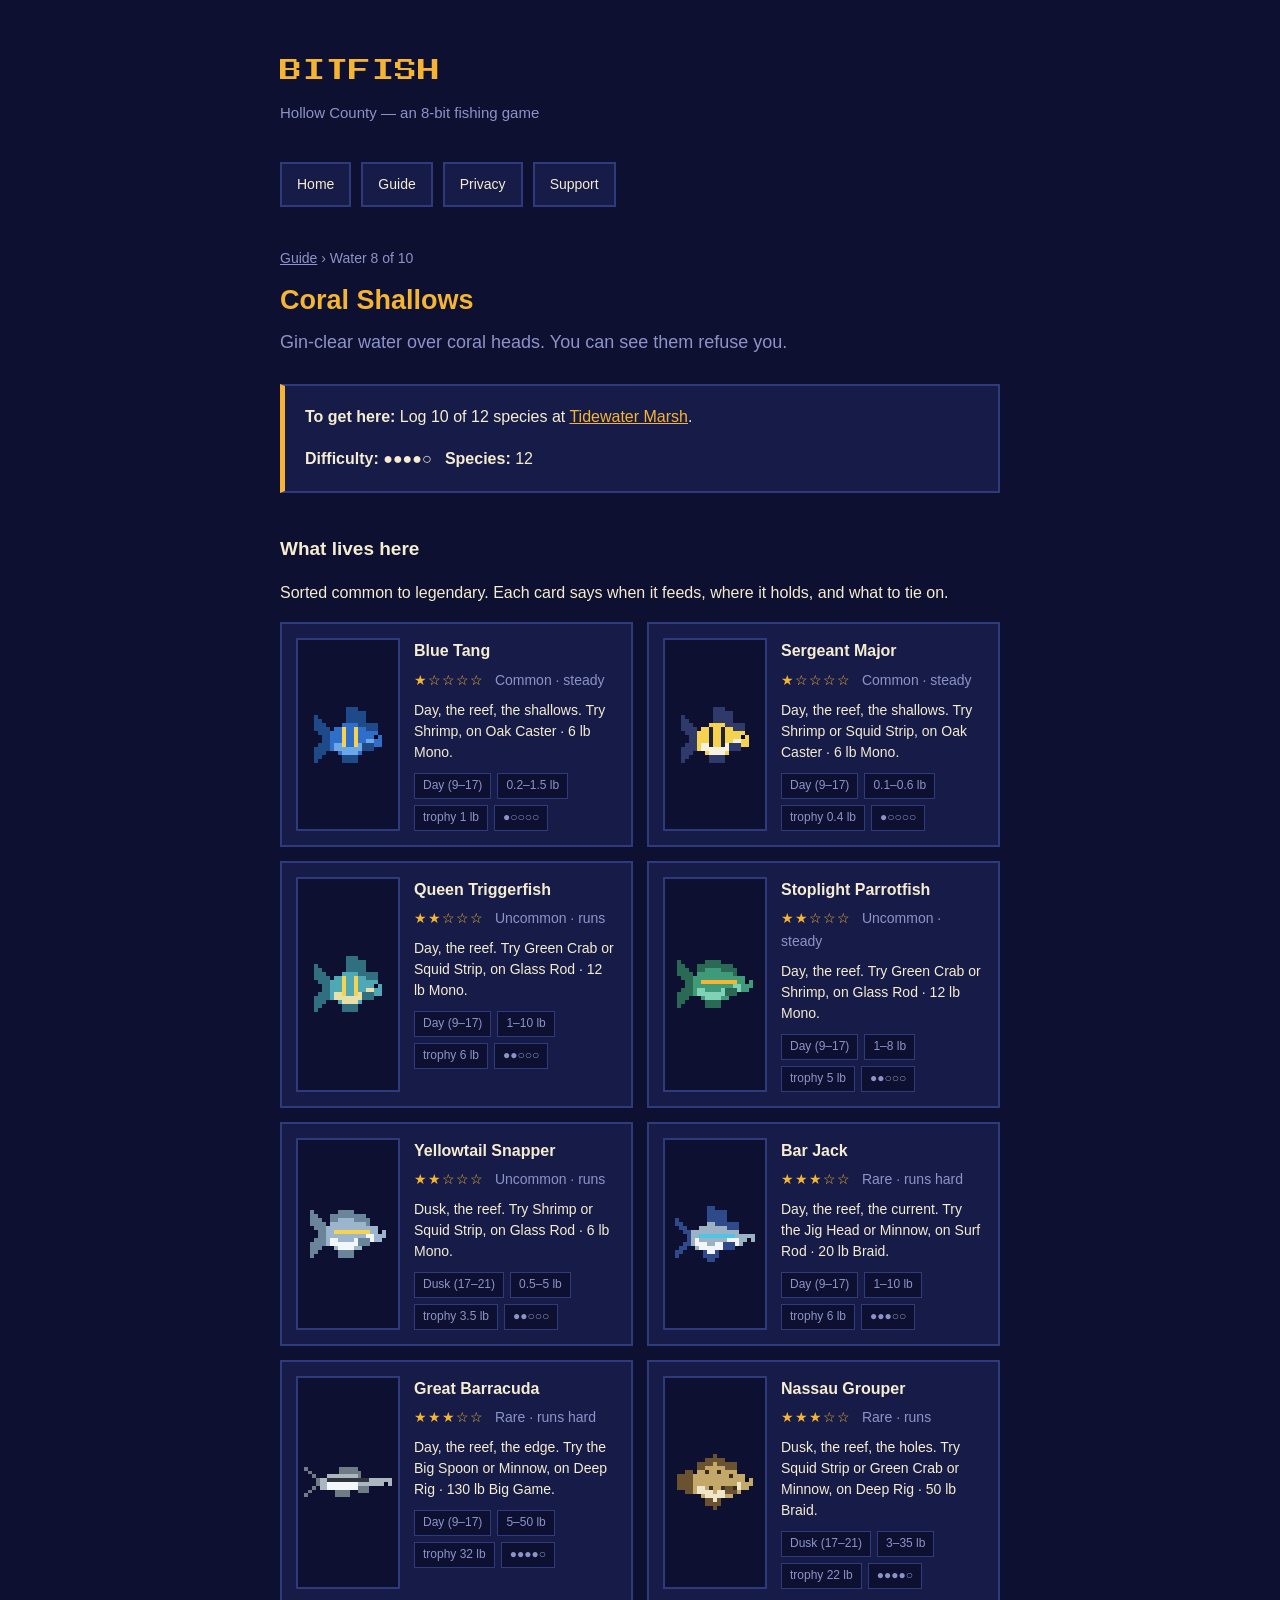
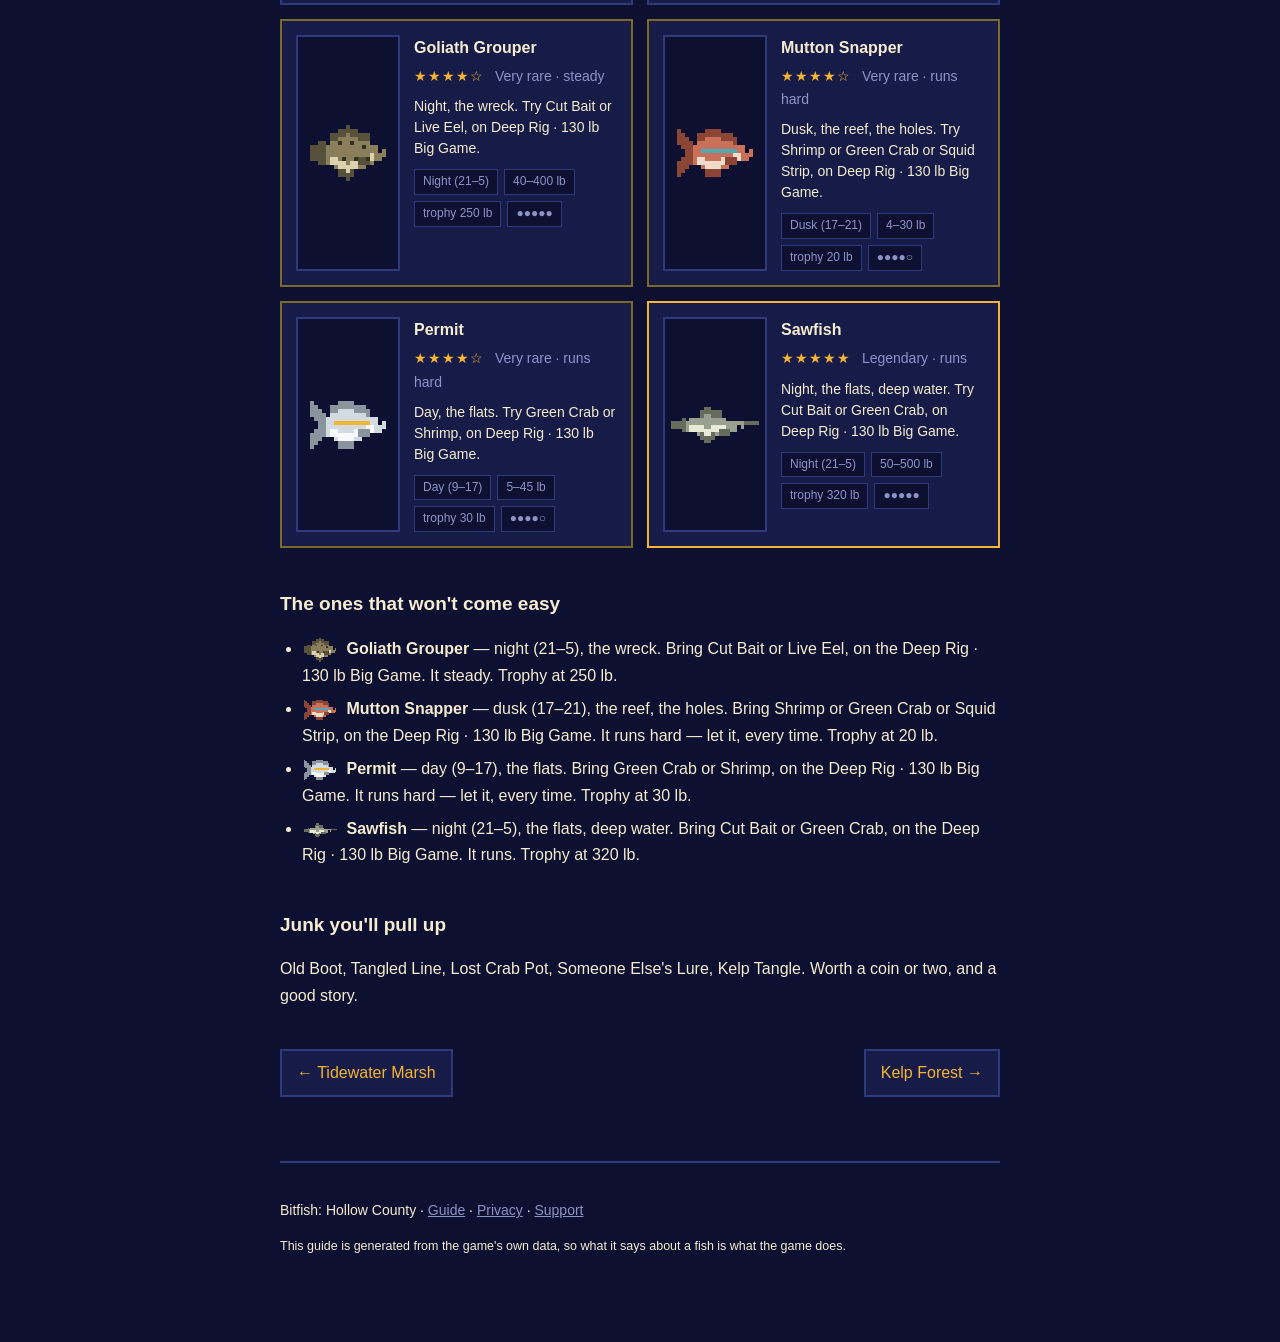
<file: guide/coral-shallows/index.html>
<!doctype html>
<html lang="en">
<head>
<meta charset="utf-8">
<meta name="viewport" content="width=device-width, initial-scale=1">
<title>Coral Shallows — Angler's Guide — Bitfish: Hollow County</title>
<meta name="description" content="Gin-clear water over coral heads. You can see them refuse you. Every species, when it feeds, what it takes.">
<link rel="preconnect" href="https://fonts.googleapis.com">
<link rel="preconnect" href="https://fonts.gstatic.com" crossorigin>
<link href="https://fonts.googleapis.com/css2?family=Press+Start+2P&display=swap" rel="stylesheet">
<link rel="stylesheet" href="../../assets/style.css?v=3">
</head>
<body>
<div class="wrap">
<header>
  <p class="brand">BITFISH</p>
  <p class="tag">Hollow County &mdash; an 8-bit fishing game</p>
</header>
<nav>
  <a href="../../">Home</a>
  <a href="../../guide/">Guide</a>
  <a href="../../privacy/">Privacy</a>
  <a href="../../support/">Support</a>
</nav>

<p class="crumb"><a href="../">Guide</a> &rsaquo; Water 8 of 10</p>
<h1>Coral Shallows</h1>
<p class="lede">Gin-clear water over coral heads. You can see them refuse you.</p>
<div class="card">
  <p><strong>To get here:</strong> Log 10 of 12 species at <a href="../tidewater-marsh/">Tidewater Marsh</a>.</p>
  <p><strong>Difficulty:</strong> ●●●●○ &nbsp; <strong>Species:</strong> 12</p>
</div>

<h2>What lives here</h2>
<p class="sub">Sorted common to legendary. Each card says when it feeds, where it holds, and what to tie on.</p>
<div class="fishgrid">
<article class="fishcard r1">
  <div class="art"><svg class="fish" width="76" height="64" viewBox="-1 -2 19 16" shape-rendering="crispEdges" role="img" aria-label="blue-tang"><rect x="0" y="1" width="1" height="4" fill="#1f4a8a"/><rect x="0" y="9" width="1" height="4" fill="#1f4a8a"/><rect x="1" y="2" width="1" height="4" fill="#1f4a8a"/><rect x="1" y="8" width="1" height="4" fill="#1f4a8a"/><rect x="2" y="3" width="1" height="8" fill="#1f4a8a"/><rect x="3" y="4" width="1" height="6" fill="#1f4a8a"/><rect x="4" y="5" width="1" height="5" fill="#2f6fc9"/><rect x="5" y="4" width="1" height="6" fill="#2f6fc9"/><rect x="6" y="4" width="1" height="7" fill="#2f6fc9"/><rect x="7" y="3" width="1" height="8" fill="#2f6fc9"/><rect x="8" y="3" width="1" height="9" fill="#2f6fc9"/><rect x="9" y="3" width="1" height="8" fill="#2f6fc9"/><rect x="10" y="3" width="1" height="8" fill="#2f6fc9"/><rect x="11" y="4" width="1" height="7" fill="#2f6fc9"/><rect x="12" y="4" width="1" height="6" fill="#2f6fc9"/><rect x="13" y="5" width="1" height="5" fill="#2f6fc9"/><rect x="14" y="5" width="1" height="5" fill="#2f6fc9"/><rect x="15" y="5" width="1" height="4" fill="#2f6fc9"/><rect x="5" y="8" width="1" height="2" fill="#6aa8e8"/><rect x="6" y="8" width="1" height="2" fill="#6aa8e8"/><rect x="7" y="9" width="1" height="2" fill="#6aa8e8"/><rect x="8" y="9" width="1" height="2" fill="#6aa8e8"/><rect x="9" y="9" width="1" height="2" fill="#6aa8e8"/><rect x="10" y="9" width="1" height="2" fill="#6aa8e8"/><rect x="11" y="8" width="1" height="2" fill="#6aa8e8"/><rect x="12" y="8" width="1" height="2" fill="#6aa8e8"/><rect x="13" y="7" width="1" height="2" fill="#6aa8e8"/><rect x="14" y="7" width="1" height="2" fill="#6aa8e8"/><rect x="16" y="6" width="1" height="3" fill="#2f6fc9"/><rect x="8" y="-1" width="1" height="4" fill="#1f4a8a"/><rect x="9" y="-1" width="1" height="4" fill="#1f4a8a"/><rect x="10" y="-1" width="1" height="4" fill="#1f4a8a"/><rect x="11" y="0" width="1" height="4" fill="#1f4a8a"/><rect x="12" y="0" width="1" height="4" fill="#1f4a8a"/><rect x="13" y="3" width="1" height="2" fill="#1f4a8a"/><rect x="14" y="3" width="1" height="2" fill="#1f4a8a"/><rect x="15" y="3" width="1" height="2" fill="#1f4a8a"/><rect x="7" y="11" width="1" height="2" fill="#1f4a8a"/><rect x="8" y="11" width="1" height="2" fill="#1f4a8a"/><rect x="9" y="11" width="1" height="2" fill="#1f4a8a"/><rect x="10" y="11" width="1" height="2" fill="#1f4a8a"/><rect x="12" y="8" width="3" height="2" fill="#1f4a8a"/><rect x="7" y="4" width="1" height="5" fill="#f5d24f"/><rect x="10" y="4" width="1" height="5" fill="#f5d24f"/><rect x="15" y="6" width="1" height="1" fill="#070a1f"/></svg></div>
  <div class="meta">
    <h3>Blue Tang</h3>
    <p class="stars">★☆☆☆☆ <span class="sub">Common · steady</span></p>
    <p class="hint">Day, the reef, the shallows. Try Shrimp, on Oak Caster · 6 lb Mono.</p>
    <p class="chips">
      <span>Day (9–17)</span>
      <span>0.2–1.5 lb</span>
      <span>trophy 1 lb</span>
      <span title="Fight">●○○○○</span>
    </p>
  </div>
</article>
<article class="fishcard r1">
  <div class="art"><svg class="fish" width="76" height="64" viewBox="-1 -2 19 16" shape-rendering="crispEdges" role="img" aria-label="sergeant-major"><rect x="0" y="1" width="1" height="4" fill="#2f3a6a"/><rect x="0" y="9" width="1" height="4" fill="#2f3a6a"/><rect x="1" y="2" width="1" height="4" fill="#2f3a6a"/><rect x="1" y="8" width="1" height="4" fill="#2f3a6a"/><rect x="2" y="3" width="1" height="8" fill="#2f3a6a"/><rect x="3" y="4" width="1" height="6" fill="#2f3a6a"/><rect x="4" y="5" width="1" height="5" fill="#f5d24f"/><rect x="5" y="4" width="1" height="6" fill="#f5d24f"/><rect x="6" y="4" width="1" height="7" fill="#f5d24f"/><rect x="7" y="3" width="1" height="8" fill="#f5d24f"/><rect x="8" y="3" width="1" height="9" fill="#f5d24f"/><rect x="9" y="3" width="1" height="8" fill="#f5d24f"/><rect x="10" y="3" width="1" height="8" fill="#f5d24f"/><rect x="11" y="4" width="1" height="7" fill="#f5d24f"/><rect x="12" y="4" width="1" height="6" fill="#f5d24f"/><rect x="13" y="5" width="1" height="5" fill="#f5d24f"/><rect x="14" y="5" width="1" height="5" fill="#f5d24f"/><rect x="15" y="5" width="1" height="4" fill="#f5d24f"/><rect x="5" y="8" width="1" height="2" fill="#f6f2df"/><rect x="6" y="8" width="1" height="2" fill="#f6f2df"/><rect x="7" y="9" width="1" height="2" fill="#f6f2df"/><rect x="8" y="9" width="1" height="2" fill="#f6f2df"/><rect x="9" y="9" width="1" height="2" fill="#f6f2df"/><rect x="10" y="9" width="1" height="2" fill="#f6f2df"/><rect x="11" y="8" width="1" height="2" fill="#f6f2df"/><rect x="12" y="8" width="1" height="2" fill="#f6f2df"/><rect x="13" y="7" width="1" height="2" fill="#f6f2df"/><rect x="14" y="7" width="1" height="2" fill="#f6f2df"/><rect x="16" y="6" width="1" height="3" fill="#f5d24f"/><rect x="8" y="-1" width="1" height="4" fill="#2f3a6a"/><rect x="9" y="-1" width="1" height="4" fill="#2f3a6a"/><rect x="10" y="-1" width="1" height="4" fill="#2f3a6a"/><rect x="11" y="0" width="1" height="4" fill="#2f3a6a"/><rect x="12" y="0" width="1" height="4" fill="#2f3a6a"/><rect x="13" y="3" width="1" height="2" fill="#2f3a6a"/><rect x="14" y="3" width="1" height="2" fill="#2f3a6a"/><rect x="15" y="3" width="1" height="2" fill="#2f3a6a"/><rect x="7" y="11" width="1" height="2" fill="#2f3a6a"/><rect x="8" y="11" width="1" height="2" fill="#2f3a6a"/><rect x="9" y="11" width="1" height="2" fill="#2f3a6a"/><rect x="10" y="11" width="1" height="2" fill="#2f3a6a"/><rect x="12" y="8" width="3" height="2" fill="#2f3a6a"/><rect x="7" y="4" width="1" height="5" fill="#1f2333"/><rect x="10" y="4" width="1" height="5" fill="#1f2333"/><rect x="15" y="6" width="1" height="1" fill="#070a1f"/></svg></div>
  <div class="meta">
    <h3>Sergeant Major</h3>
    <p class="stars">★☆☆☆☆ <span class="sub">Common · steady</span></p>
    <p class="hint">Day, the reef, the shallows. Try Shrimp or Squid Strip, on Oak Caster · 6 lb Mono.</p>
    <p class="chips">
      <span>Day (9–17)</span>
      <span>0.1–0.6 lb</span>
      <span>trophy 0.4 lb</span>
      <span title="Fight">●○○○○</span>
    </p>
  </div>
</article>
<article class="fishcard r2">
  <div class="art"><svg class="fish" width="76" height="64" viewBox="-1 -2 19 16" shape-rendering="crispEdges" role="img" aria-label="queen-triggerfish"><rect x="0" y="1" width="1" height="4" fill="#2f6f7f"/><rect x="0" y="9" width="1" height="4" fill="#2f6f7f"/><rect x="1" y="2" width="1" height="4" fill="#2f6f7f"/><rect x="1" y="8" width="1" height="4" fill="#2f6f7f"/><rect x="2" y="3" width="1" height="8" fill="#2f6f7f"/><rect x="3" y="4" width="1" height="6" fill="#2f6f7f"/><rect x="4" y="5" width="1" height="5" fill="#4fa8b5"/><rect x="5" y="4" width="1" height="6" fill="#4fa8b5"/><rect x="6" y="4" width="1" height="7" fill="#4fa8b5"/><rect x="7" y="3" width="1" height="8" fill="#4fa8b5"/><rect x="8" y="3" width="1" height="9" fill="#4fa8b5"/><rect x="9" y="3" width="1" height="8" fill="#4fa8b5"/><rect x="10" y="3" width="1" height="8" fill="#4fa8b5"/><rect x="11" y="4" width="1" height="7" fill="#4fa8b5"/><rect x="12" y="4" width="1" height="6" fill="#4fa8b5"/><rect x="13" y="5" width="1" height="5" fill="#4fa8b5"/><rect x="14" y="5" width="1" height="5" fill="#4fa8b5"/><rect x="15" y="5" width="1" height="4" fill="#4fa8b5"/><rect x="5" y="8" width="1" height="2" fill="#e8e0a8"/><rect x="6" y="8" width="1" height="2" fill="#e8e0a8"/><rect x="7" y="9" width="1" height="2" fill="#e8e0a8"/><rect x="8" y="9" width="1" height="2" fill="#e8e0a8"/><rect x="9" y="9" width="1" height="2" fill="#e8e0a8"/><rect x="10" y="9" width="1" height="2" fill="#e8e0a8"/><rect x="11" y="8" width="1" height="2" fill="#e8e0a8"/><rect x="12" y="8" width="1" height="2" fill="#e8e0a8"/><rect x="13" y="7" width="1" height="2" fill="#e8e0a8"/><rect x="14" y="7" width="1" height="2" fill="#e8e0a8"/><rect x="16" y="6" width="1" height="3" fill="#4fa8b5"/><rect x="8" y="-1" width="1" height="4" fill="#2f6f7f"/><rect x="9" y="-1" width="1" height="4" fill="#2f6f7f"/><rect x="10" y="-1" width="1" height="4" fill="#2f6f7f"/><rect x="11" y="0" width="1" height="4" fill="#2f6f7f"/><rect x="12" y="0" width="1" height="4" fill="#2f6f7f"/><rect x="13" y="3" width="1" height="2" fill="#2f6f7f"/><rect x="14" y="3" width="1" height="2" fill="#2f6f7f"/><rect x="15" y="3" width="1" height="2" fill="#2f6f7f"/><rect x="7" y="11" width="1" height="2" fill="#2f6f7f"/><rect x="8" y="11" width="1" height="2" fill="#2f6f7f"/><rect x="9" y="11" width="1" height="2" fill="#2f6f7f"/><rect x="10" y="11" width="1" height="2" fill="#2f6f7f"/><rect x="12" y="8" width="3" height="2" fill="#2f6f7f"/><rect x="7" y="4" width="1" height="5" fill="#f5d24f"/><rect x="10" y="4" width="1" height="5" fill="#f5d24f"/><rect x="15" y="6" width="1" height="1" fill="#070a1f"/></svg></div>
  <div class="meta">
    <h3>Queen Triggerfish</h3>
    <p class="stars">★★☆☆☆ <span class="sub">Uncommon · runs</span></p>
    <p class="hint">Day, the reef. Try Green Crab or Squid Strip, on Glass Rod · 12 lb Mono.</p>
    <p class="chips">
      <span>Day (9–17)</span>
      <span>1–10 lb</span>
      <span>trophy 6 lb</span>
      <span title="Fight">●●○○○</span>
    </p>
  </div>
</article>
<article class="fishcard r2">
  <div class="art"><svg class="fish" width="84" height="56" viewBox="-1 0 21 14" shape-rendering="crispEdges" role="img" aria-label="stoplight-parrotfish"><rect x="0" y="1" width="1" height="4" fill="#2a6a55"/><rect x="0" y="9" width="1" height="4" fill="#2a6a55"/><rect x="1" y="2" width="1" height="4" fill="#2a6a55"/><rect x="1" y="8" width="1" height="4" fill="#2a6a55"/><rect x="2" y="3" width="1" height="8" fill="#2a6a55"/><rect x="3" y="4" width="1" height="6" fill="#2a6a55"/><rect x="4" y="5" width="1" height="5" fill="#3f9a7a"/><rect x="5" y="4" width="1" height="6" fill="#3f9a7a"/><rect x="6" y="4" width="1" height="7" fill="#3f9a7a"/><rect x="7" y="3" width="1" height="8" fill="#3f9a7a"/><rect x="8" y="3" width="1" height="8" fill="#3f9a7a"/><rect x="9" y="3" width="1" height="9" fill="#3f9a7a"/><rect x="10" y="3" width="1" height="8" fill="#3f9a7a"/><rect x="11" y="4" width="1" height="7" fill="#3f9a7a"/><rect x="12" y="4" width="1" height="7" fill="#3f9a7a"/><rect x="13" y="4" width="1" height="6" fill="#3f9a7a"/><rect x="14" y="5" width="1" height="5" fill="#3f9a7a"/><rect x="15" y="5" width="1" height="4" fill="#3f9a7a"/><rect x="16" y="5" width="1" height="4" fill="#3f9a7a"/><rect x="5" y="8" width="1" height="2" fill="#7fd2b5"/><rect x="6" y="8" width="1" height="2" fill="#7fd2b5"/><rect x="7" y="9" width="1" height="2" fill="#7fd2b5"/><rect x="8" y="9" width="1" height="2" fill="#7fd2b5"/><rect x="9" y="9" width="1" height="2" fill="#7fd2b5"/><rect x="10" y="9" width="1" height="2" fill="#7fd2b5"/><rect x="11" y="8" width="1" height="2" fill="#7fd2b5"/><rect x="12" y="8" width="1" height="2" fill="#7fd2b5"/><rect x="13" y="8" width="1" height="2" fill="#7fd2b5"/><rect x="14" y="7" width="1" height="2" fill="#7fd2b5"/><rect x="15" y="7" width="1" height="2" fill="#7fd2b5"/><rect x="17" y="6" width="1" height="3" fill="#3f9a7a"/><rect x="18" y="6" width="1" height="2" fill="#3f9a7a"/><rect x="5" y="2" width="1" height="2" fill="#2a6a55"/><rect x="6" y="2" width="1" height="2" fill="#2a6a55"/><rect x="7" y="1" width="1" height="2" fill="#2a6a55"/><rect x="8" y="1" width="1" height="2" fill="#2a6a55"/><rect x="9" y="1" width="1" height="2" fill="#2a6a55"/><rect x="10" y="1" width="1" height="2" fill="#2a6a55"/><rect x="11" y="2" width="1" height="2" fill="#2a6a55"/><rect x="12" y="2" width="1" height="2" fill="#2a6a55"/><rect x="13" y="2" width="1" height="2" fill="#2a6a55"/><rect x="14" y="3" width="1" height="2" fill="#2a6a55"/><rect x="7" y="11" width="1" height="2" fill="#2a6a55"/><rect x="8" y="11" width="1" height="2" fill="#2a6a55"/><rect x="9" y="11" width="1" height="2" fill="#2a6a55"/><rect x="10" y="11" width="1" height="2" fill="#2a6a55"/><rect x="12" y="8" width="3" height="2" fill="#2a6a55"/><rect x="6" y="6" width="1" height="1" fill="#f5b431"/><rect x="7" y="6" width="1" height="1" fill="#f5b431"/><rect x="8" y="6" width="1" height="1" fill="#f5b431"/><rect x="9" y="6" width="1" height="1" fill="#f5b431"/><rect x="10" y="6" width="1" height="1" fill="#f5b431"/><rect x="11" y="6" width="1" height="1" fill="#f5b431"/><rect x="12" y="6" width="1" height="1" fill="#f5b431"/><rect x="13" y="6" width="1" height="1" fill="#f5b431"/><rect x="14" y="6" width="1" height="1" fill="#f5b431"/><rect x="17" y="6" width="1" height="1" fill="#070a1f"/></svg></div>
  <div class="meta">
    <h3>Stoplight Parrotfish</h3>
    <p class="stars">★★☆☆☆ <span class="sub">Uncommon · steady</span></p>
    <p class="hint">Day, the reef. Try Green Crab or Shrimp, on Glass Rod · 12 lb Mono.</p>
    <p class="chips">
      <span>Day (9–17)</span>
      <span>1–8 lb</span>
      <span>trophy 5 lb</span>
      <span title="Fight">●●○○○</span>
    </p>
  </div>
</article>
<article class="fishcard r2">
  <div class="art"><svg class="fish" width="84" height="56" viewBox="-1 0 21 14" shape-rendering="crispEdges" role="img" aria-label="yellowtail-snapper"><rect x="0" y="1" width="1" height="4" fill="#6a8599"/><rect x="0" y="9" width="1" height="4" fill="#6a8599"/><rect x="1" y="2" width="1" height="4" fill="#6a8599"/><rect x="1" y="8" width="1" height="4" fill="#6a8599"/><rect x="2" y="3" width="1" height="8" fill="#6a8599"/><rect x="3" y="4" width="1" height="6" fill="#6a8599"/><rect x="4" y="5" width="1" height="5" fill="#9ab5cc"/><rect x="5" y="4" width="1" height="6" fill="#9ab5cc"/><rect x="6" y="4" width="1" height="7" fill="#9ab5cc"/><rect x="7" y="3" width="1" height="8" fill="#9ab5cc"/><rect x="8" y="3" width="1" height="8" fill="#9ab5cc"/><rect x="9" y="3" width="1" height="9" fill="#9ab5cc"/><rect x="10" y="3" width="1" height="8" fill="#9ab5cc"/><rect x="11" y="4" width="1" height="7" fill="#9ab5cc"/><rect x="12" y="4" width="1" height="7" fill="#9ab5cc"/><rect x="13" y="4" width="1" height="6" fill="#9ab5cc"/><rect x="14" y="5" width="1" height="5" fill="#9ab5cc"/><rect x="15" y="5" width="1" height="4" fill="#9ab5cc"/><rect x="16" y="5" width="1" height="4" fill="#9ab5cc"/><rect x="5" y="8" width="1" height="2" fill="#f2f6f8"/><rect x="6" y="8" width="1" height="2" fill="#f2f6f8"/><rect x="7" y="9" width="1" height="2" fill="#f2f6f8"/><rect x="8" y="9" width="1" height="2" fill="#f2f6f8"/><rect x="9" y="9" width="1" height="2" fill="#f2f6f8"/><rect x="10" y="9" width="1" height="2" fill="#f2f6f8"/><rect x="11" y="8" width="1" height="2" fill="#f2f6f8"/><rect x="12" y="8" width="1" height="2" fill="#f2f6f8"/><rect x="13" y="8" width="1" height="2" fill="#f2f6f8"/><rect x="14" y="7" width="1" height="2" fill="#f2f6f8"/><rect x="15" y="7" width="1" height="2" fill="#f2f6f8"/><rect x="17" y="6" width="1" height="3" fill="#9ab5cc"/><rect x="18" y="6" width="1" height="2" fill="#9ab5cc"/><rect x="5" y="2" width="1" height="2" fill="#6a8599"/><rect x="6" y="2" width="1" height="2" fill="#6a8599"/><rect x="7" y="1" width="1" height="2" fill="#6a8599"/><rect x="8" y="1" width="1" height="2" fill="#6a8599"/><rect x="9" y="1" width="1" height="2" fill="#6a8599"/><rect x="10" y="1" width="1" height="2" fill="#6a8599"/><rect x="11" y="2" width="1" height="2" fill="#6a8599"/><rect x="12" y="2" width="1" height="2" fill="#6a8599"/><rect x="13" y="2" width="1" height="2" fill="#6a8599"/><rect x="14" y="3" width="1" height="2" fill="#6a8599"/><rect x="7" y="11" width="1" height="2" fill="#6a8599"/><rect x="8" y="11" width="1" height="2" fill="#6a8599"/><rect x="9" y="11" width="1" height="2" fill="#6a8599"/><rect x="10" y="11" width="1" height="2" fill="#6a8599"/><rect x="12" y="8" width="3" height="2" fill="#6a8599"/><rect x="6" y="6" width="1" height="1" fill="#f5d24f"/><rect x="7" y="6" width="1" height="1" fill="#f5d24f"/><rect x="8" y="6" width="1" height="1" fill="#f5d24f"/><rect x="9" y="6" width="1" height="1" fill="#f5d24f"/><rect x="10" y="6" width="1" height="1" fill="#f5d24f"/><rect x="11" y="6" width="1" height="1" fill="#f5d24f"/><rect x="12" y="6" width="1" height="1" fill="#f5d24f"/><rect x="13" y="6" width="1" height="1" fill="#f5d24f"/><rect x="14" y="6" width="1" height="1" fill="#f5d24f"/><rect x="17" y="6" width="1" height="1" fill="#070a1f"/></svg></div>
  <div class="meta">
    <h3>Yellowtail Snapper</h3>
    <p class="stars">★★☆☆☆ <span class="sub">Uncommon · runs</span></p>
    <p class="hint">Dusk, the reef. Try Shrimp or Squid Strip, on Glass Rod · 6 lb Mono.</p>
    <p class="chips">
      <span>Dusk (17–21)</span>
      <span>0.5–5 lb</span>
      <span>trophy 3.5 lb</span>
      <span title="Fight">●●○○○</span>
    </p>
  </div>
</article>
<article class="fishcard r3">
  <div class="art"><svg class="fish" width="88" height="64" viewBox="-1 -2 22 16" shape-rendering="crispEdges" role="img" aria-label="bar-jack"><rect x="0" y="2" width="1" height="2" fill="#2f4a8a"/><rect x="0" y="10" width="1" height="2" fill="#2f4a8a"/><rect x="1" y="3" width="1" height="2" fill="#2f4a8a"/><rect x="1" y="9" width="1" height="2" fill="#2f4a8a"/><rect x="2" y="4" width="1" height="2" fill="#2f4a8a"/><rect x="2" y="8" width="1" height="2" fill="#2f4a8a"/><rect x="3" y="5" width="1" height="4" fill="#2f4a8a"/><rect x="4" y="5" width="1" height="4" fill="#9ab2c4"/><rect x="5" y="5" width="1" height="5" fill="#9ab2c4"/><rect x="6" y="4" width="1" height="6" fill="#9ab2c4"/><rect x="7" y="4" width="1" height="7" fill="#9ab2c4"/><rect x="8" y="3" width="1" height="8" fill="#9ab2c4"/><rect x="9" y="3" width="1" height="8" fill="#9ab2c4"/><rect x="10" y="4" width="1" height="7" fill="#9ab2c4"/><rect x="11" y="4" width="1" height="6" fill="#9ab2c4"/><rect x="12" y="4" width="1" height="6" fill="#9ab2c4"/><rect x="13" y="5" width="1" height="5" fill="#9ab2c4"/><rect x="14" y="5" width="1" height="5" fill="#9ab2c4"/><rect x="15" y="5" width="1" height="4" fill="#9ab2c4"/><rect x="16" y="6" width="1" height="3" fill="#9ab2c4"/><rect x="5" y="7" width="1" height="2" fill="#f2f6f8"/><rect x="6" y="8" width="1" height="2" fill="#f2f6f8"/><rect x="7" y="8" width="1" height="2" fill="#f2f6f8"/><rect x="8" y="9" width="1" height="2" fill="#f2f6f8"/><rect x="9" y="9" width="1" height="2" fill="#f2f6f8"/><rect x="10" y="8" width="1" height="2" fill="#f2f6f8"/><rect x="11" y="8" width="1" height="2" fill="#f2f6f8"/><rect x="12" y="8" width="1" height="2" fill="#f2f6f8"/><rect x="13" y="7" width="1" height="2" fill="#f2f6f8"/><rect x="14" y="7" width="1" height="2" fill="#f2f6f8"/><rect x="15" y="7" width="1" height="2" fill="#f2f6f8"/><rect x="17" y="6" width="1" height="2" fill="#9ab2c4"/><rect x="18" y="6" width="1" height="2" fill="#9ab2c4"/><rect x="19" y="6" width="1" height="2" fill="#9ab2c4"/><rect x="8" y="-1" width="1" height="4" fill="#2f4a8a"/><rect x="9" y="-1" width="1" height="4" fill="#2f4a8a"/><rect x="10" y="0" width="1" height="4" fill="#2f4a8a"/><rect x="11" y="0" width="1" height="4" fill="#2f4a8a"/><rect x="12" y="0" width="1" height="4" fill="#2f4a8a"/><rect x="13" y="3" width="1" height="2" fill="#2f4a8a"/><rect x="14" y="3" width="1" height="2" fill="#2f4a8a"/><rect x="15" y="3" width="1" height="2" fill="#2f4a8a"/><rect x="7" y="10" width="1" height="2" fill="#2f4a8a"/><rect x="8" y="11" width="1" height="2" fill="#2f4a8a"/><rect x="9" y="11" width="1" height="2" fill="#2f4a8a"/><rect x="10" y="10" width="1" height="2" fill="#2f4a8a"/><rect x="12" y="8" width="3" height="2" fill="#2f4a8a"/><rect x="6" y="6" width="1" height="1" fill="#4fc3e8"/><rect x="7" y="6" width="1" height="1" fill="#4fc3e8"/><rect x="8" y="6" width="1" height="1" fill="#4fc3e8"/><rect x="9" y="6" width="1" height="1" fill="#4fc3e8"/><rect x="10" y="6" width="1" height="1" fill="#4fc3e8"/><rect x="11" y="6" width="1" height="1" fill="#4fc3e8"/><rect x="12" y="6" width="1" height="1" fill="#4fc3e8"/><rect x="13" y="6" width="1" height="1" fill="#4fc3e8"/><rect x="14" y="6" width="1" height="1" fill="#4fc3e8"/><rect x="18" y="7" width="1" height="1" fill="#070a1f"/></svg></div>
  <div class="meta">
    <h3>Bar Jack</h3>
    <p class="stars">★★★☆☆ <span class="sub">Rare · runs hard</span></p>
    <p class="hint">Day, the reef, the current. Try the Jig Head or Minnow, on Surf Rod · 20 lb Braid.</p>
    <p class="chips">
      <span>Day (9–17)</span>
      <span>1–10 lb</span>
      <span>trophy 6 lb</span>
      <span title="Fight">●●●○○</span>
    </p>
  </div>
</article>
<article class="fishcard r3">
  <div class="art"><svg class="fish" width="96" height="38" viewBox="-1 2 25 10" shape-rendering="crispEdges" role="img" aria-label="great-barracuda"><rect x="0" y="3" width="1" height="1" fill="#6f7b85"/><rect x="0" y="10" width="1" height="1" fill="#6f7b85"/><rect x="1" y="4" width="1" height="1" fill="#6f7b85"/><rect x="1" y="9" width="1" height="1" fill="#6f7b85"/><rect x="2" y="5" width="1" height="1" fill="#6f7b85"/><rect x="2" y="8" width="1" height="1" fill="#6f7b85"/><rect x="3" y="6" width="1" height="2" fill="#6f7b85"/><rect x="4" y="6" width="1" height="3" fill="#aab6c0"/><rect x="5" y="6" width="1" height="3" fill="#aab6c0"/><rect x="6" y="5" width="1" height="4" fill="#aab6c0"/><rect x="7" y="5" width="1" height="4" fill="#aab6c0"/><rect x="8" y="5" width="1" height="4" fill="#aab6c0"/><rect x="9" y="5" width="1" height="5" fill="#aab6c0"/><rect x="10" y="5" width="1" height="5" fill="#aab6c0"/><rect x="11" y="5" width="1" height="4" fill="#aab6c0"/><rect x="12" y="5" width="1" height="4" fill="#aab6c0"/><rect x="13" y="5" width="1" height="4" fill="#aab6c0"/><rect x="14" y="6" width="1" height="3" fill="#aab6c0"/><rect x="15" y="6" width="1" height="3" fill="#aab6c0"/><rect x="16" y="6" width="1" height="3" fill="#aab6c0"/><rect x="17" y="6" width="1" height="2" fill="#aab6c0"/><rect x="18" y="6" width="1" height="2" fill="#aab6c0"/><rect x="6" y="7" width="1" height="2" fill="#f4f7f9"/><rect x="7" y="7" width="1" height="2" fill="#f4f7f9"/><rect x="8" y="7" width="1" height="2" fill="#f4f7f9"/><rect x="9" y="7" width="1" height="2" fill="#f4f7f9"/><rect x="10" y="7" width="1" height="2" fill="#f4f7f9"/><rect x="11" y="7" width="1" height="2" fill="#f4f7f9"/><rect x="12" y="7" width="1" height="2" fill="#f4f7f9"/><rect x="13" y="7" width="1" height="2" fill="#f4f7f9"/><rect x="19" y="6" width="1" height="2" fill="#aab6c0"/><rect x="20" y="6" width="1" height="2" fill="#aab6c0"/><rect x="21" y="6" width="1" height="2" fill="#aab6c0"/><rect x="22" y="6" width="1" height="2" fill="#aab6c0"/><rect x="9" y="3" width="1" height="2" fill="#6f7b85"/><rect x="10" y="3" width="1" height="2" fill="#6f7b85"/><rect x="11" y="3" width="1" height="2" fill="#6f7b85"/><rect x="12" y="3" width="1" height="2" fill="#6f7b85"/><rect x="13" y="3" width="1" height="2" fill="#6f7b85"/><rect x="14" y="4" width="1" height="2" fill="#6f7b85"/><rect x="8" y="9" width="1" height="2" fill="#6f7b85"/><rect x="9" y="9" width="1" height="2" fill="#6f7b85"/><rect x="10" y="9" width="1" height="2" fill="#6f7b85"/><rect x="11" y="9" width="1" height="2" fill="#6f7b85"/><rect x="14" y="8" width="3" height="2" fill="#6f7b85"/><rect x="6" y="6" width="1" height="1" fill="#2f353b"/><rect x="7" y="6" width="1" height="1" fill="#2f353b"/><rect x="8" y="6" width="1" height="1" fill="#2f353b"/><rect x="9" y="6" width="1" height="1" fill="#2f353b"/><rect x="10" y="6" width="1" height="1" fill="#2f353b"/><rect x="11" y="6" width="1" height="1" fill="#2f353b"/><rect x="12" y="6" width="1" height="1" fill="#2f353b"/><rect x="13" y="6" width="1" height="1" fill="#2f353b"/><rect x="14" y="6" width="1" height="1" fill="#2f353b"/><rect x="15" y="6" width="1" height="1" fill="#2f353b"/><rect x="16" y="6" width="1" height="1" fill="#2f353b"/><rect x="21" y="7" width="1" height="1" fill="#070a1f"/></svg></div>
  <div class="meta">
    <h3>Great Barracuda</h3>
    <p class="stars">★★★☆☆ <span class="sub">Rare · runs hard</span></p>
    <p class="hint">Day, the reef, the edge. Try the Big Spoon or Minnow, on Deep Rig · 130 lb Big Game.</p>
    <p class="chips">
      <span>Day (9–17)</span>
      <span>5–50 lb</span>
      <span>trophy 32 lb</span>
      <span title="Fight">●●●●○</span>
    </p>
  </div>
</article>
<article class="fishcard r3">
  <div class="art"><svg class="fish" width="84" height="64" viewBox="-1 -1 21 16" shape-rendering="crispEdges" role="img" aria-label="nassau-grouper"><rect x="0" y="5" width="1" height="4" fill="#6a5230"/><rect x="1" y="5" width="1" height="4" fill="#6a5230"/><rect x="2" y="4" width="1" height="6" fill="#6a5230"/><rect x="3" y="4" width="1" height="6" fill="#6a5230"/><rect x="4" y="5" width="1" height="5" fill="#c4a86a"/><rect x="5" y="4" width="1" height="6" fill="#c4a86a"/><rect x="6" y="4" width="1" height="7" fill="#c4a86a"/><rect x="7" y="3" width="1" height="8" fill="#c4a86a"/><rect x="8" y="3" width="1" height="9" fill="#c4a86a"/><rect x="9" y="2" width="1" height="10" fill="#c4a86a"/><rect x="10" y="3" width="1" height="9" fill="#c4a86a"/><rect x="11" y="3" width="1" height="8" fill="#c4a86a"/><rect x="12" y="4" width="1" height="7" fill="#c4a86a"/><rect x="13" y="4" width="1" height="7" fill="#c4a86a"/><rect x="14" y="4" width="1" height="6" fill="#c4a86a"/><rect x="15" y="5" width="1" height="5" fill="#c4a86a"/><rect x="16" y="5" width="1" height="4" fill="#c4a86a"/><rect x="5" y="8" width="1" height="2" fill="#f0e6cc"/><rect x="6" y="8" width="1" height="2" fill="#f0e6cc"/><rect x="7" y="9" width="1" height="2" fill="#f0e6cc"/><rect x="8" y="9" width="1" height="2" fill="#f0e6cc"/><rect x="9" y="10" width="1" height="2" fill="#f0e6cc"/><rect x="10" y="9" width="1" height="2" fill="#f0e6cc"/><rect x="11" y="9" width="1" height="2" fill="#f0e6cc"/><rect x="12" y="8" width="1" height="2" fill="#f0e6cc"/><rect x="13" y="8" width="1" height="2" fill="#f0e6cc"/><rect x="14" y="8" width="1" height="2" fill="#f0e6cc"/><rect x="15" y="7" width="1" height="2" fill="#f0e6cc"/><rect x="17" y="6" width="1" height="3" fill="#c4a86a"/><rect x="18" y="6" width="1" height="2" fill="#c4a86a"/><rect x="5" y="2" width="1" height="2" fill="#6a5230"/><rect x="6" y="2" width="1" height="2" fill="#6a5230"/><rect x="7" y="1" width="1" height="2" fill="#6a5230"/><rect x="8" y="1" width="1" height="2" fill="#6a5230"/><rect x="9" y="0" width="1" height="2" fill="#6a5230"/><rect x="10" y="1" width="1" height="2" fill="#6a5230"/><rect x="11" y="1" width="1" height="2" fill="#6a5230"/><rect x="12" y="2" width="1" height="2" fill="#6a5230"/><rect x="13" y="2" width="1" height="2" fill="#6a5230"/><rect x="14" y="2" width="1" height="2" fill="#6a5230"/><rect x="7" y="11" width="1" height="2" fill="#6a5230"/><rect x="8" y="11" width="1" height="2" fill="#6a5230"/><rect x="9" y="12" width="1" height="2" fill="#6a5230"/><rect x="10" y="11" width="1" height="2" fill="#6a5230"/><rect x="12" y="8" width="3" height="2" fill="#6a5230"/><rect x="7" y="4" width="1" height="1" fill="#3a2f1f"/><rect x="8" y="8" width="1" height="1" fill="#3a2f1f"/><rect x="10" y="4" width="1" height="1" fill="#3a2f1f"/><rect x="11" y="8" width="1" height="1" fill="#3a2f1f"/><rect x="13" y="5" width="1" height="1" fill="#3a2f1f"/><rect x="14" y="8" width="1" height="1" fill="#3a2f1f"/><rect x="17" y="6" width="1" height="1" fill="#070a1f"/></svg></div>
  <div class="meta">
    <h3>Nassau Grouper</h3>
    <p class="stars">★★★☆☆ <span class="sub">Rare · runs</span></p>
    <p class="hint">Dusk, the reef, the holes. Try Squid Strip or Green Crab or Minnow, on Deep Rig · 50 lb Braid.</p>
    <p class="chips">
      <span>Dusk (17–21)</span>
      <span>3–35 lb</span>
      <span>trophy 22 lb</span>
      <span title="Fight">●●●●○</span>
    </p>
  </div>
</article>
<article class="fishcard r4">
  <div class="art"><svg class="fish" width="84" height="64" viewBox="-1 -1 21 16" shape-rendering="crispEdges" role="img" aria-label="goliath-grouper"><rect x="0" y="5" width="1" height="4" fill="#57503a"/><rect x="1" y="5" width="1" height="4" fill="#57503a"/><rect x="2" y="4" width="1" height="6" fill="#57503a"/><rect x="3" y="4" width="1" height="6" fill="#57503a"/><rect x="4" y="5" width="1" height="5" fill="#8a7f5a"/><rect x="5" y="4" width="1" height="6" fill="#8a7f5a"/><rect x="6" y="4" width="1" height="7" fill="#8a7f5a"/><rect x="7" y="3" width="1" height="8" fill="#8a7f5a"/><rect x="8" y="3" width="1" height="9" fill="#8a7f5a"/><rect x="9" y="2" width="1" height="10" fill="#8a7f5a"/><rect x="10" y="3" width="1" height="9" fill="#8a7f5a"/><rect x="11" y="3" width="1" height="8" fill="#8a7f5a"/><rect x="12" y="4" width="1" height="7" fill="#8a7f5a"/><rect x="13" y="4" width="1" height="7" fill="#8a7f5a"/><rect x="14" y="4" width="1" height="6" fill="#8a7f5a"/><rect x="15" y="5" width="1" height="5" fill="#8a7f5a"/><rect x="16" y="5" width="1" height="4" fill="#8a7f5a"/><rect x="5" y="8" width="1" height="2" fill="#ddd2b0"/><rect x="6" y="8" width="1" height="2" fill="#ddd2b0"/><rect x="7" y="9" width="1" height="2" fill="#ddd2b0"/><rect x="8" y="9" width="1" height="2" fill="#ddd2b0"/><rect x="9" y="10" width="1" height="2" fill="#ddd2b0"/><rect x="10" y="9" width="1" height="2" fill="#ddd2b0"/><rect x="11" y="9" width="1" height="2" fill="#ddd2b0"/><rect x="12" y="8" width="1" height="2" fill="#ddd2b0"/><rect x="13" y="8" width="1" height="2" fill="#ddd2b0"/><rect x="14" y="8" width="1" height="2" fill="#ddd2b0"/><rect x="15" y="7" width="1" height="2" fill="#ddd2b0"/><rect x="17" y="6" width="1" height="3" fill="#8a7f5a"/><rect x="18" y="6" width="1" height="2" fill="#8a7f5a"/><rect x="5" y="2" width="1" height="2" fill="#57503a"/><rect x="6" y="2" width="1" height="2" fill="#57503a"/><rect x="7" y="1" width="1" height="2" fill="#57503a"/><rect x="8" y="1" width="1" height="2" fill="#57503a"/><rect x="9" y="0" width="1" height="2" fill="#57503a"/><rect x="10" y="1" width="1" height="2" fill="#57503a"/><rect x="11" y="1" width="1" height="2" fill="#57503a"/><rect x="12" y="2" width="1" height="2" fill="#57503a"/><rect x="13" y="2" width="1" height="2" fill="#57503a"/><rect x="14" y="2" width="1" height="2" fill="#57503a"/><rect x="7" y="11" width="1" height="2" fill="#57503a"/><rect x="8" y="11" width="1" height="2" fill="#57503a"/><rect x="9" y="12" width="1" height="2" fill="#57503a"/><rect x="10" y="11" width="1" height="2" fill="#57503a"/><rect x="12" y="8" width="3" height="2" fill="#57503a"/><rect x="7" y="4" width="1" height="1" fill="#33301f"/><rect x="8" y="8" width="1" height="1" fill="#33301f"/><rect x="10" y="4" width="1" height="1" fill="#33301f"/><rect x="11" y="8" width="1" height="1" fill="#33301f"/><rect x="13" y="5" width="1" height="1" fill="#33301f"/><rect x="14" y="8" width="1" height="1" fill="#33301f"/><rect x="17" y="6" width="1" height="1" fill="#070a1f"/></svg></div>
  <div class="meta">
    <h3>Goliath Grouper</h3>
    <p class="stars">★★★★☆ <span class="sub">Very rare · steady</span></p>
    <p class="hint">Night, the wreck. Try Cut Bait or Live Eel, on Deep Rig · 130 lb Big Game.</p>
    <p class="chips">
      <span>Night (21–5)</span>
      <span>40–400 lb</span>
      <span>trophy 250 lb</span>
      <span title="Fight">●●●●●</span>
    </p>
  </div>
</article>
<article class="fishcard r4">
  <div class="art"><svg class="fish" width="84" height="56" viewBox="-1 0 21 14" shape-rendering="crispEdges" role="img" aria-label="mutton-snapper"><rect x="0" y="1" width="1" height="4" fill="#8a4535"/><rect x="0" y="9" width="1" height="4" fill="#8a4535"/><rect x="1" y="2" width="1" height="4" fill="#8a4535"/><rect x="1" y="8" width="1" height="4" fill="#8a4535"/><rect x="2" y="3" width="1" height="8" fill="#8a4535"/><rect x="3" y="4" width="1" height="6" fill="#8a4535"/><rect x="4" y="5" width="1" height="5" fill="#c9705a"/><rect x="5" y="4" width="1" height="6" fill="#c9705a"/><rect x="6" y="4" width="1" height="7" fill="#c9705a"/><rect x="7" y="3" width="1" height="8" fill="#c9705a"/><rect x="8" y="3" width="1" height="8" fill="#c9705a"/><rect x="9" y="3" width="1" height="9" fill="#c9705a"/><rect x="10" y="3" width="1" height="8" fill="#c9705a"/><rect x="11" y="4" width="1" height="7" fill="#c9705a"/><rect x="12" y="4" width="1" height="7" fill="#c9705a"/><rect x="13" y="4" width="1" height="6" fill="#c9705a"/><rect x="14" y="5" width="1" height="5" fill="#c9705a"/><rect x="15" y="5" width="1" height="4" fill="#c9705a"/><rect x="16" y="5" width="1" height="4" fill="#c9705a"/><rect x="5" y="8" width="1" height="2" fill="#f0dcc9"/><rect x="6" y="8" width="1" height="2" fill="#f0dcc9"/><rect x="7" y="9" width="1" height="2" fill="#f0dcc9"/><rect x="8" y="9" width="1" height="2" fill="#f0dcc9"/><rect x="9" y="9" width="1" height="2" fill="#f0dcc9"/><rect x="10" y="9" width="1" height="2" fill="#f0dcc9"/><rect x="11" y="8" width="1" height="2" fill="#f0dcc9"/><rect x="12" y="8" width="1" height="2" fill="#f0dcc9"/><rect x="13" y="8" width="1" height="2" fill="#f0dcc9"/><rect x="14" y="7" width="1" height="2" fill="#f0dcc9"/><rect x="15" y="7" width="1" height="2" fill="#f0dcc9"/><rect x="17" y="6" width="1" height="3" fill="#c9705a"/><rect x="18" y="6" width="1" height="2" fill="#c9705a"/><rect x="5" y="2" width="1" height="2" fill="#8a4535"/><rect x="6" y="2" width="1" height="2" fill="#8a4535"/><rect x="7" y="1" width="1" height="2" fill="#8a4535"/><rect x="8" y="1" width="1" height="2" fill="#8a4535"/><rect x="9" y="1" width="1" height="2" fill="#8a4535"/><rect x="10" y="1" width="1" height="2" fill="#8a4535"/><rect x="11" y="2" width="1" height="2" fill="#8a4535"/><rect x="12" y="2" width="1" height="2" fill="#8a4535"/><rect x="13" y="2" width="1" height="2" fill="#8a4535"/><rect x="14" y="3" width="1" height="2" fill="#8a4535"/><rect x="7" y="11" width="1" height="2" fill="#8a4535"/><rect x="8" y="11" width="1" height="2" fill="#8a4535"/><rect x="9" y="11" width="1" height="2" fill="#8a4535"/><rect x="10" y="11" width="1" height="2" fill="#8a4535"/><rect x="12" y="8" width="3" height="2" fill="#8a4535"/><rect x="6" y="6" width="1" height="1" fill="#4fa8b5"/><rect x="7" y="6" width="1" height="1" fill="#4fa8b5"/><rect x="8" y="6" width="1" height="1" fill="#4fa8b5"/><rect x="9" y="6" width="1" height="1" fill="#4fa8b5"/><rect x="10" y="6" width="1" height="1" fill="#4fa8b5"/><rect x="11" y="6" width="1" height="1" fill="#4fa8b5"/><rect x="12" y="6" width="1" height="1" fill="#4fa8b5"/><rect x="13" y="6" width="1" height="1" fill="#4fa8b5"/><rect x="14" y="6" width="1" height="1" fill="#4fa8b5"/><rect x="17" y="6" width="1" height="1" fill="#070a1f"/></svg></div>
  <div class="meta">
    <h3>Mutton Snapper</h3>
    <p class="stars">★★★★☆ <span class="sub">Very rare · runs hard</span></p>
    <p class="hint">Dusk, the reef, the holes. Try Shrimp or Green Crab or Squid Strip, on Deep Rig · 130 lb Big Game.</p>
    <p class="chips">
      <span>Dusk (17–21)</span>
      <span>4–30 lb</span>
      <span>trophy 20 lb</span>
      <span title="Fight">●●●●○</span>
    </p>
  </div>
</article>
<article class="fishcard r4">
  <div class="art"><svg class="fish" width="84" height="56" viewBox="-1 0 21 14" shape-rendering="crispEdges" role="img" aria-label="permit"><rect x="0" y="1" width="1" height="4" fill="#8a949c"/><rect x="0" y="9" width="1" height="4" fill="#8a949c"/><rect x="1" y="2" width="1" height="4" fill="#8a949c"/><rect x="1" y="8" width="1" height="4" fill="#8a949c"/><rect x="2" y="3" width="1" height="8" fill="#8a949c"/><rect x="3" y="4" width="1" height="6" fill="#8a949c"/><rect x="4" y="5" width="1" height="5" fill="#d2dbe2"/><rect x="5" y="4" width="1" height="6" fill="#d2dbe2"/><rect x="6" y="4" width="1" height="7" fill="#d2dbe2"/><rect x="7" y="3" width="1" height="8" fill="#d2dbe2"/><rect x="8" y="3" width="1" height="8" fill="#d2dbe2"/><rect x="9" y="3" width="1" height="9" fill="#d2dbe2"/><rect x="10" y="3" width="1" height="8" fill="#d2dbe2"/><rect x="11" y="4" width="1" height="7" fill="#d2dbe2"/><rect x="12" y="4" width="1" height="7" fill="#d2dbe2"/><rect x="13" y="4" width="1" height="6" fill="#d2dbe2"/><rect x="14" y="5" width="1" height="5" fill="#d2dbe2"/><rect x="15" y="5" width="1" height="4" fill="#d2dbe2"/><rect x="16" y="5" width="1" height="4" fill="#d2dbe2"/><rect x="5" y="8" width="1" height="2" fill="#f8fafb"/><rect x="6" y="8" width="1" height="2" fill="#f8fafb"/><rect x="7" y="9" width="1" height="2" fill="#f8fafb"/><rect x="8" y="9" width="1" height="2" fill="#f8fafb"/><rect x="9" y="9" width="1" height="2" fill="#f8fafb"/><rect x="10" y="9" width="1" height="2" fill="#f8fafb"/><rect x="11" y="8" width="1" height="2" fill="#f8fafb"/><rect x="12" y="8" width="1" height="2" fill="#f8fafb"/><rect x="13" y="8" width="1" height="2" fill="#f8fafb"/><rect x="14" y="7" width="1" height="2" fill="#f8fafb"/><rect x="15" y="7" width="1" height="2" fill="#f8fafb"/><rect x="17" y="6" width="1" height="3" fill="#d2dbe2"/><rect x="18" y="6" width="1" height="2" fill="#d2dbe2"/><rect x="5" y="2" width="1" height="2" fill="#8a949c"/><rect x="6" y="2" width="1" height="2" fill="#8a949c"/><rect x="7" y="1" width="1" height="2" fill="#8a949c"/><rect x="8" y="1" width="1" height="2" fill="#8a949c"/><rect x="9" y="1" width="1" height="2" fill="#8a949c"/><rect x="10" y="1" width="1" height="2" fill="#8a949c"/><rect x="11" y="2" width="1" height="2" fill="#8a949c"/><rect x="12" y="2" width="1" height="2" fill="#8a949c"/><rect x="13" y="2" width="1" height="2" fill="#8a949c"/><rect x="14" y="3" width="1" height="2" fill="#8a949c"/><rect x="7" y="11" width="1" height="2" fill="#8a949c"/><rect x="8" y="11" width="1" height="2" fill="#8a949c"/><rect x="9" y="11" width="1" height="2" fill="#8a949c"/><rect x="10" y="11" width="1" height="2" fill="#8a949c"/><rect x="12" y="8" width="3" height="2" fill="#8a949c"/><rect x="6" y="6" width="1" height="1" fill="#f5b431"/><rect x="7" y="6" width="1" height="1" fill="#f5b431"/><rect x="8" y="6" width="1" height="1" fill="#f5b431"/><rect x="9" y="6" width="1" height="1" fill="#f5b431"/><rect x="10" y="6" width="1" height="1" fill="#f5b431"/><rect x="11" y="6" width="1" height="1" fill="#f5b431"/><rect x="12" y="6" width="1" height="1" fill="#f5b431"/><rect x="13" y="6" width="1" height="1" fill="#f5b431"/><rect x="14" y="6" width="1" height="1" fill="#f5b431"/><rect x="17" y="6" width="1" height="1" fill="#070a1f"/></svg></div>
  <div class="meta">
    <h3>Permit</h3>
    <p class="stars">★★★★☆ <span class="sub">Very rare · runs hard</span></p>
    <p class="hint">Day, the flats. Try Green Crab or Shrimp, on Deep Rig · 130 lb Big Game.</p>
    <p class="chips">
      <span>Day (9–17)</span>
      <span>5–45 lb</span>
      <span>trophy 30 lb</span>
      <span title="Fight">●●●●○</span>
    </p>
  </div>
</article>
<article class="fishcard r5">
  <div class="art"><svg class="fish" width="96" height="44" viewBox="-1 1 26 12" shape-rendering="crispEdges" role="img" aria-label="sawfish"><rect x="0" y="6" width="1" height="2" fill="#666b5c"/><rect x="1" y="6" width="1" height="2" fill="#666b5c"/><rect x="2" y="6" width="1" height="2" fill="#666b5c"/><rect x="3" y="5" width="1" height="4" fill="#666b5c"/><rect x="4" y="6" width="1" height="3" fill="#9aa08f"/><rect x="5" y="5" width="1" height="4" fill="#9aa08f"/><rect x="6" y="5" width="1" height="4" fill="#9aa08f"/><rect x="7" y="5" width="1" height="5" fill="#9aa08f"/><rect x="8" y="5" width="1" height="5" fill="#9aa08f"/><rect x="9" y="4" width="1" height="6" fill="#9aa08f"/><rect x="10" y="4" width="1" height="6" fill="#9aa08f"/><rect x="11" y="5" width="1" height="5" fill="#9aa08f"/><rect x="12" y="5" width="1" height="5" fill="#9aa08f"/><rect x="13" y="5" width="1" height="4" fill="#9aa08f"/><rect x="14" y="5" width="1" height="4" fill="#9aa08f"/><rect x="15" y="6" width="1" height="3" fill="#9aa08f"/><rect x="16" y="6" width="1" height="3" fill="#9aa08f"/><rect x="17" y="6" width="1" height="3" fill="#9aa08f"/><rect x="5" y="7" width="1" height="2" fill="#e8ead8"/><rect x="6" y="7" width="1" height="2" fill="#e8ead8"/><rect x="7" y="7" width="1" height="2" fill="#e8ead8"/><rect x="8" y="7" width="1" height="2" fill="#e8ead8"/><rect x="9" y="8" width="1" height="2" fill="#e8ead8"/><rect x="10" y="8" width="1" height="2" fill="#e8ead8"/><rect x="11" y="7" width="1" height="2" fill="#e8ead8"/><rect x="12" y="7" width="1" height="2" fill="#e8ead8"/><rect x="13" y="7" width="1" height="2" fill="#e8ead8"/><rect x="14" y="7" width="1" height="2" fill="#e8ead8"/><rect x="18" y="6" width="1" height="2" fill="#9aa08f"/><rect x="19" y="6" width="1" height="2" fill="#9aa08f"/><rect x="20" y="6" width="4" height="1" fill="#666b5c"/><rect x="8" y="3" width="1" height="2" fill="#666b5c"/><rect x="9" y="2" width="1" height="2" fill="#666b5c"/><rect x="10" y="2" width="1" height="2" fill="#666b5c"/><rect x="11" y="3" width="1" height="2" fill="#666b5c"/><rect x="12" y="3" width="1" height="2" fill="#666b5c"/><rect x="13" y="3" width="1" height="2" fill="#666b5c"/><rect x="8" y="9" width="1" height="2" fill="#666b5c"/><rect x="9" y="10" width="1" height="2" fill="#666b5c"/><rect x="10" y="10" width="1" height="2" fill="#666b5c"/><rect x="11" y="9" width="1" height="2" fill="#666b5c"/><rect x="13" y="8" width="3" height="2" fill="#666b5c"/><rect x="18" y="7" width="1" height="1" fill="#070a1f"/></svg></div>
  <div class="meta">
    <h3>Sawfish</h3>
    <p class="stars">★★★★★ <span class="sub">Legendary · runs</span></p>
    <p class="hint">Night, the flats, deep water. Try Cut Bait or Green Crab, on Deep Rig · 130 lb Big Game.</p>
    <p class="chips">
      <span>Night (21–5)</span>
      <span>50–500 lb</span>
      <span>trophy 320 lb</span>
      <span title="Fight">●●●●●</span>
    </p>
  </div>
</article>
</div>

<h2>The ones that won't come easy</h2>
<ul>
<li><svg class="fish" width="84" height="64" viewBox="-1 -1 21 16" shape-rendering="crispEdges" role="img" aria-label="goliath-grouper"><rect x="0" y="5" width="1" height="4" fill="#57503a"/><rect x="1" y="5" width="1" height="4" fill="#57503a"/><rect x="2" y="4" width="1" height="6" fill="#57503a"/><rect x="3" y="4" width="1" height="6" fill="#57503a"/><rect x="4" y="5" width="1" height="5" fill="#8a7f5a"/><rect x="5" y="4" width="1" height="6" fill="#8a7f5a"/><rect x="6" y="4" width="1" height="7" fill="#8a7f5a"/><rect x="7" y="3" width="1" height="8" fill="#8a7f5a"/><rect x="8" y="3" width="1" height="9" fill="#8a7f5a"/><rect x="9" y="2" width="1" height="10" fill="#8a7f5a"/><rect x="10" y="3" width="1" height="9" fill="#8a7f5a"/><rect x="11" y="3" width="1" height="8" fill="#8a7f5a"/><rect x="12" y="4" width="1" height="7" fill="#8a7f5a"/><rect x="13" y="4" width="1" height="7" fill="#8a7f5a"/><rect x="14" y="4" width="1" height="6" fill="#8a7f5a"/><rect x="15" y="5" width="1" height="5" fill="#8a7f5a"/><rect x="16" y="5" width="1" height="4" fill="#8a7f5a"/><rect x="5" y="8" width="1" height="2" fill="#ddd2b0"/><rect x="6" y="8" width="1" height="2" fill="#ddd2b0"/><rect x="7" y="9" width="1" height="2" fill="#ddd2b0"/><rect x="8" y="9" width="1" height="2" fill="#ddd2b0"/><rect x="9" y="10" width="1" height="2" fill="#ddd2b0"/><rect x="10" y="9" width="1" height="2" fill="#ddd2b0"/><rect x="11" y="9" width="1" height="2" fill="#ddd2b0"/><rect x="12" y="8" width="1" height="2" fill="#ddd2b0"/><rect x="13" y="8" width="1" height="2" fill="#ddd2b0"/><rect x="14" y="8" width="1" height="2" fill="#ddd2b0"/><rect x="15" y="7" width="1" height="2" fill="#ddd2b0"/><rect x="17" y="6" width="1" height="3" fill="#8a7f5a"/><rect x="18" y="6" width="1" height="2" fill="#8a7f5a"/><rect x="5" y="2" width="1" height="2" fill="#57503a"/><rect x="6" y="2" width="1" height="2" fill="#57503a"/><rect x="7" y="1" width="1" height="2" fill="#57503a"/><rect x="8" y="1" width="1" height="2" fill="#57503a"/><rect x="9" y="0" width="1" height="2" fill="#57503a"/><rect x="10" y="1" width="1" height="2" fill="#57503a"/><rect x="11" y="1" width="1" height="2" fill="#57503a"/><rect x="12" y="2" width="1" height="2" fill="#57503a"/><rect x="13" y="2" width="1" height="2" fill="#57503a"/><rect x="14" y="2" width="1" height="2" fill="#57503a"/><rect x="7" y="11" width="1" height="2" fill="#57503a"/><rect x="8" y="11" width="1" height="2" fill="#57503a"/><rect x="9" y="12" width="1" height="2" fill="#57503a"/><rect x="10" y="11" width="1" height="2" fill="#57503a"/><rect x="12" y="8" width="3" height="2" fill="#57503a"/><rect x="7" y="4" width="1" height="1" fill="#33301f"/><rect x="8" y="8" width="1" height="1" fill="#33301f"/><rect x="10" y="4" width="1" height="1" fill="#33301f"/><rect x="11" y="8" width="1" height="1" fill="#33301f"/><rect x="13" y="5" width="1" height="1" fill="#33301f"/><rect x="14" y="8" width="1" height="1" fill="#33301f"/><rect x="17" y="6" width="1" height="1" fill="#070a1f"/></svg> <strong>Goliath Grouper</strong> &mdash; night (21–5), the wreck. Bring Cut Bait or Live Eel, on the Deep Rig · 130 lb Big Game. It steady. Trophy at 250 lb.</li>
<li><svg class="fish" width="84" height="56" viewBox="-1 0 21 14" shape-rendering="crispEdges" role="img" aria-label="mutton-snapper"><rect x="0" y="1" width="1" height="4" fill="#8a4535"/><rect x="0" y="9" width="1" height="4" fill="#8a4535"/><rect x="1" y="2" width="1" height="4" fill="#8a4535"/><rect x="1" y="8" width="1" height="4" fill="#8a4535"/><rect x="2" y="3" width="1" height="8" fill="#8a4535"/><rect x="3" y="4" width="1" height="6" fill="#8a4535"/><rect x="4" y="5" width="1" height="5" fill="#c9705a"/><rect x="5" y="4" width="1" height="6" fill="#c9705a"/><rect x="6" y="4" width="1" height="7" fill="#c9705a"/><rect x="7" y="3" width="1" height="8" fill="#c9705a"/><rect x="8" y="3" width="1" height="8" fill="#c9705a"/><rect x="9" y="3" width="1" height="9" fill="#c9705a"/><rect x="10" y="3" width="1" height="8" fill="#c9705a"/><rect x="11" y="4" width="1" height="7" fill="#c9705a"/><rect x="12" y="4" width="1" height="7" fill="#c9705a"/><rect x="13" y="4" width="1" height="6" fill="#c9705a"/><rect x="14" y="5" width="1" height="5" fill="#c9705a"/><rect x="15" y="5" width="1" height="4" fill="#c9705a"/><rect x="16" y="5" width="1" height="4" fill="#c9705a"/><rect x="5" y="8" width="1" height="2" fill="#f0dcc9"/><rect x="6" y="8" width="1" height="2" fill="#f0dcc9"/><rect x="7" y="9" width="1" height="2" fill="#f0dcc9"/><rect x="8" y="9" width="1" height="2" fill="#f0dcc9"/><rect x="9" y="9" width="1" height="2" fill="#f0dcc9"/><rect x="10" y="9" width="1" height="2" fill="#f0dcc9"/><rect x="11" y="8" width="1" height="2" fill="#f0dcc9"/><rect x="12" y="8" width="1" height="2" fill="#f0dcc9"/><rect x="13" y="8" width="1" height="2" fill="#f0dcc9"/><rect x="14" y="7" width="1" height="2" fill="#f0dcc9"/><rect x="15" y="7" width="1" height="2" fill="#f0dcc9"/><rect x="17" y="6" width="1" height="3" fill="#c9705a"/><rect x="18" y="6" width="1" height="2" fill="#c9705a"/><rect x="5" y="2" width="1" height="2" fill="#8a4535"/><rect x="6" y="2" width="1" height="2" fill="#8a4535"/><rect x="7" y="1" width="1" height="2" fill="#8a4535"/><rect x="8" y="1" width="1" height="2" fill="#8a4535"/><rect x="9" y="1" width="1" height="2" fill="#8a4535"/><rect x="10" y="1" width="1" height="2" fill="#8a4535"/><rect x="11" y="2" width="1" height="2" fill="#8a4535"/><rect x="12" y="2" width="1" height="2" fill="#8a4535"/><rect x="13" y="2" width="1" height="2" fill="#8a4535"/><rect x="14" y="3" width="1" height="2" fill="#8a4535"/><rect x="7" y="11" width="1" height="2" fill="#8a4535"/><rect x="8" y="11" width="1" height="2" fill="#8a4535"/><rect x="9" y="11" width="1" height="2" fill="#8a4535"/><rect x="10" y="11" width="1" height="2" fill="#8a4535"/><rect x="12" y="8" width="3" height="2" fill="#8a4535"/><rect x="6" y="6" width="1" height="1" fill="#4fa8b5"/><rect x="7" y="6" width="1" height="1" fill="#4fa8b5"/><rect x="8" y="6" width="1" height="1" fill="#4fa8b5"/><rect x="9" y="6" width="1" height="1" fill="#4fa8b5"/><rect x="10" y="6" width="1" height="1" fill="#4fa8b5"/><rect x="11" y="6" width="1" height="1" fill="#4fa8b5"/><rect x="12" y="6" width="1" height="1" fill="#4fa8b5"/><rect x="13" y="6" width="1" height="1" fill="#4fa8b5"/><rect x="14" y="6" width="1" height="1" fill="#4fa8b5"/><rect x="17" y="6" width="1" height="1" fill="#070a1f"/></svg> <strong>Mutton Snapper</strong> &mdash; dusk (17–21), the reef, the holes. Bring Shrimp or Green Crab or Squid Strip, on the Deep Rig · 130 lb Big Game. It runs hard &mdash; let it, every time. Trophy at 20 lb.</li>
<li><svg class="fish" width="84" height="56" viewBox="-1 0 21 14" shape-rendering="crispEdges" role="img" aria-label="permit"><rect x="0" y="1" width="1" height="4" fill="#8a949c"/><rect x="0" y="9" width="1" height="4" fill="#8a949c"/><rect x="1" y="2" width="1" height="4" fill="#8a949c"/><rect x="1" y="8" width="1" height="4" fill="#8a949c"/><rect x="2" y="3" width="1" height="8" fill="#8a949c"/><rect x="3" y="4" width="1" height="6" fill="#8a949c"/><rect x="4" y="5" width="1" height="5" fill="#d2dbe2"/><rect x="5" y="4" width="1" height="6" fill="#d2dbe2"/><rect x="6" y="4" width="1" height="7" fill="#d2dbe2"/><rect x="7" y="3" width="1" height="8" fill="#d2dbe2"/><rect x="8" y="3" width="1" height="8" fill="#d2dbe2"/><rect x="9" y="3" width="1" height="9" fill="#d2dbe2"/><rect x="10" y="3" width="1" height="8" fill="#d2dbe2"/><rect x="11" y="4" width="1" height="7" fill="#d2dbe2"/><rect x="12" y="4" width="1" height="7" fill="#d2dbe2"/><rect x="13" y="4" width="1" height="6" fill="#d2dbe2"/><rect x="14" y="5" width="1" height="5" fill="#d2dbe2"/><rect x="15" y="5" width="1" height="4" fill="#d2dbe2"/><rect x="16" y="5" width="1" height="4" fill="#d2dbe2"/><rect x="5" y="8" width="1" height="2" fill="#f8fafb"/><rect x="6" y="8" width="1" height="2" fill="#f8fafb"/><rect x="7" y="9" width="1" height="2" fill="#f8fafb"/><rect x="8" y="9" width="1" height="2" fill="#f8fafb"/><rect x="9" y="9" width="1" height="2" fill="#f8fafb"/><rect x="10" y="9" width="1" height="2" fill="#f8fafb"/><rect x="11" y="8" width="1" height="2" fill="#f8fafb"/><rect x="12" y="8" width="1" height="2" fill="#f8fafb"/><rect x="13" y="8" width="1" height="2" fill="#f8fafb"/><rect x="14" y="7" width="1" height="2" fill="#f8fafb"/><rect x="15" y="7" width="1" height="2" fill="#f8fafb"/><rect x="17" y="6" width="1" height="3" fill="#d2dbe2"/><rect x="18" y="6" width="1" height="2" fill="#d2dbe2"/><rect x="5" y="2" width="1" height="2" fill="#8a949c"/><rect x="6" y="2" width="1" height="2" fill="#8a949c"/><rect x="7" y="1" width="1" height="2" fill="#8a949c"/><rect x="8" y="1" width="1" height="2" fill="#8a949c"/><rect x="9" y="1" width="1" height="2" fill="#8a949c"/><rect x="10" y="1" width="1" height="2" fill="#8a949c"/><rect x="11" y="2" width="1" height="2" fill="#8a949c"/><rect x="12" y="2" width="1" height="2" fill="#8a949c"/><rect x="13" y="2" width="1" height="2" fill="#8a949c"/><rect x="14" y="3" width="1" height="2" fill="#8a949c"/><rect x="7" y="11" width="1" height="2" fill="#8a949c"/><rect x="8" y="11" width="1" height="2" fill="#8a949c"/><rect x="9" y="11" width="1" height="2" fill="#8a949c"/><rect x="10" y="11" width="1" height="2" fill="#8a949c"/><rect x="12" y="8" width="3" height="2" fill="#8a949c"/><rect x="6" y="6" width="1" height="1" fill="#f5b431"/><rect x="7" y="6" width="1" height="1" fill="#f5b431"/><rect x="8" y="6" width="1" height="1" fill="#f5b431"/><rect x="9" y="6" width="1" height="1" fill="#f5b431"/><rect x="10" y="6" width="1" height="1" fill="#f5b431"/><rect x="11" y="6" width="1" height="1" fill="#f5b431"/><rect x="12" y="6" width="1" height="1" fill="#f5b431"/><rect x="13" y="6" width="1" height="1" fill="#f5b431"/><rect x="14" y="6" width="1" height="1" fill="#f5b431"/><rect x="17" y="6" width="1" height="1" fill="#070a1f"/></svg> <strong>Permit</strong> &mdash; day (9–17), the flats. Bring Green Crab or Shrimp, on the Deep Rig · 130 lb Big Game. It runs hard &mdash; let it, every time. Trophy at 30 lb.</li>
<li><svg class="fish" width="96" height="44" viewBox="-1 1 26 12" shape-rendering="crispEdges" role="img" aria-label="sawfish"><rect x="0" y="6" width="1" height="2" fill="#666b5c"/><rect x="1" y="6" width="1" height="2" fill="#666b5c"/><rect x="2" y="6" width="1" height="2" fill="#666b5c"/><rect x="3" y="5" width="1" height="4" fill="#666b5c"/><rect x="4" y="6" width="1" height="3" fill="#9aa08f"/><rect x="5" y="5" width="1" height="4" fill="#9aa08f"/><rect x="6" y="5" width="1" height="4" fill="#9aa08f"/><rect x="7" y="5" width="1" height="5" fill="#9aa08f"/><rect x="8" y="5" width="1" height="5" fill="#9aa08f"/><rect x="9" y="4" width="1" height="6" fill="#9aa08f"/><rect x="10" y="4" width="1" height="6" fill="#9aa08f"/><rect x="11" y="5" width="1" height="5" fill="#9aa08f"/><rect x="12" y="5" width="1" height="5" fill="#9aa08f"/><rect x="13" y="5" width="1" height="4" fill="#9aa08f"/><rect x="14" y="5" width="1" height="4" fill="#9aa08f"/><rect x="15" y="6" width="1" height="3" fill="#9aa08f"/><rect x="16" y="6" width="1" height="3" fill="#9aa08f"/><rect x="17" y="6" width="1" height="3" fill="#9aa08f"/><rect x="5" y="7" width="1" height="2" fill="#e8ead8"/><rect x="6" y="7" width="1" height="2" fill="#e8ead8"/><rect x="7" y="7" width="1" height="2" fill="#e8ead8"/><rect x="8" y="7" width="1" height="2" fill="#e8ead8"/><rect x="9" y="8" width="1" height="2" fill="#e8ead8"/><rect x="10" y="8" width="1" height="2" fill="#e8ead8"/><rect x="11" y="7" width="1" height="2" fill="#e8ead8"/><rect x="12" y="7" width="1" height="2" fill="#e8ead8"/><rect x="13" y="7" width="1" height="2" fill="#e8ead8"/><rect x="14" y="7" width="1" height="2" fill="#e8ead8"/><rect x="18" y="6" width="1" height="2" fill="#9aa08f"/><rect x="19" y="6" width="1" height="2" fill="#9aa08f"/><rect x="20" y="6" width="4" height="1" fill="#666b5c"/><rect x="8" y="3" width="1" height="2" fill="#666b5c"/><rect x="9" y="2" width="1" height="2" fill="#666b5c"/><rect x="10" y="2" width="1" height="2" fill="#666b5c"/><rect x="11" y="3" width="1" height="2" fill="#666b5c"/><rect x="12" y="3" width="1" height="2" fill="#666b5c"/><rect x="13" y="3" width="1" height="2" fill="#666b5c"/><rect x="8" y="9" width="1" height="2" fill="#666b5c"/><rect x="9" y="10" width="1" height="2" fill="#666b5c"/><rect x="10" y="10" width="1" height="2" fill="#666b5c"/><rect x="11" y="9" width="1" height="2" fill="#666b5c"/><rect x="13" y="8" width="3" height="2" fill="#666b5c"/><rect x="18" y="7" width="1" height="1" fill="#070a1f"/></svg> <strong>Sawfish</strong> &mdash; night (21–5), the flats, deep water. Bring Cut Bait or Green Crab, on the Deep Rig · 130 lb Big Game. It runs. Trophy at 320 lb.</li>
</ul>

<h2>Junk you'll pull up</h2>
<p>Old Boot, Tangled Line, Lost Crab Pot, Someone Else's Lure, Kelp Tangle. Worth a coin or two, and a good story.</p>

<p class="pager"><a href="../tidewater-marsh/">&larr; Tidewater Marsh</a><a href="../kelp-forest/">Kelp Forest &rarr;</a></p>

<footer>
  <p>Bitfish: Hollow County &middot; <a href="../../guide/">Guide</a> &middot; <a href="../../privacy/">Privacy</a> &middot; <a href="../../support/">Support</a></p>
  <p class="gen">This guide is generated from the game's own data, so what it says about a fish is what the game does.</p>
</footer>
</div>
</body>
</html>
</file>
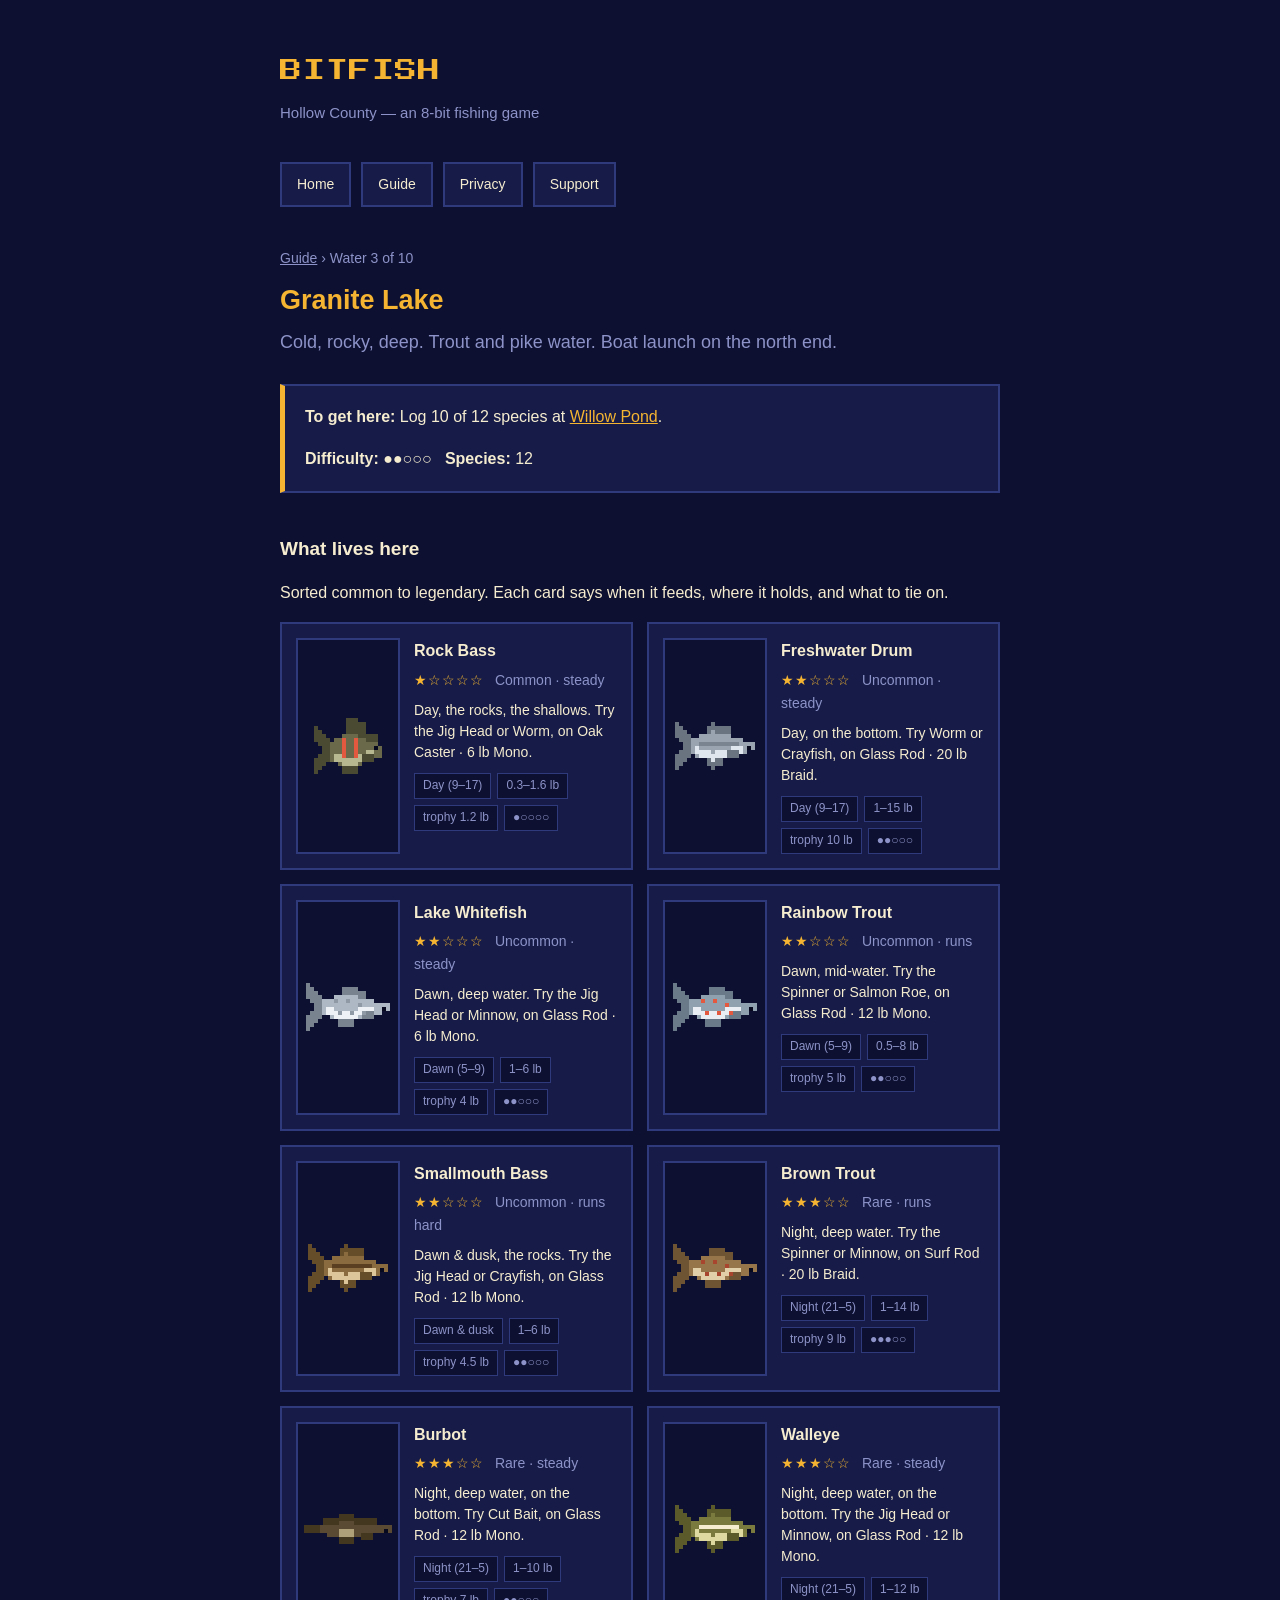
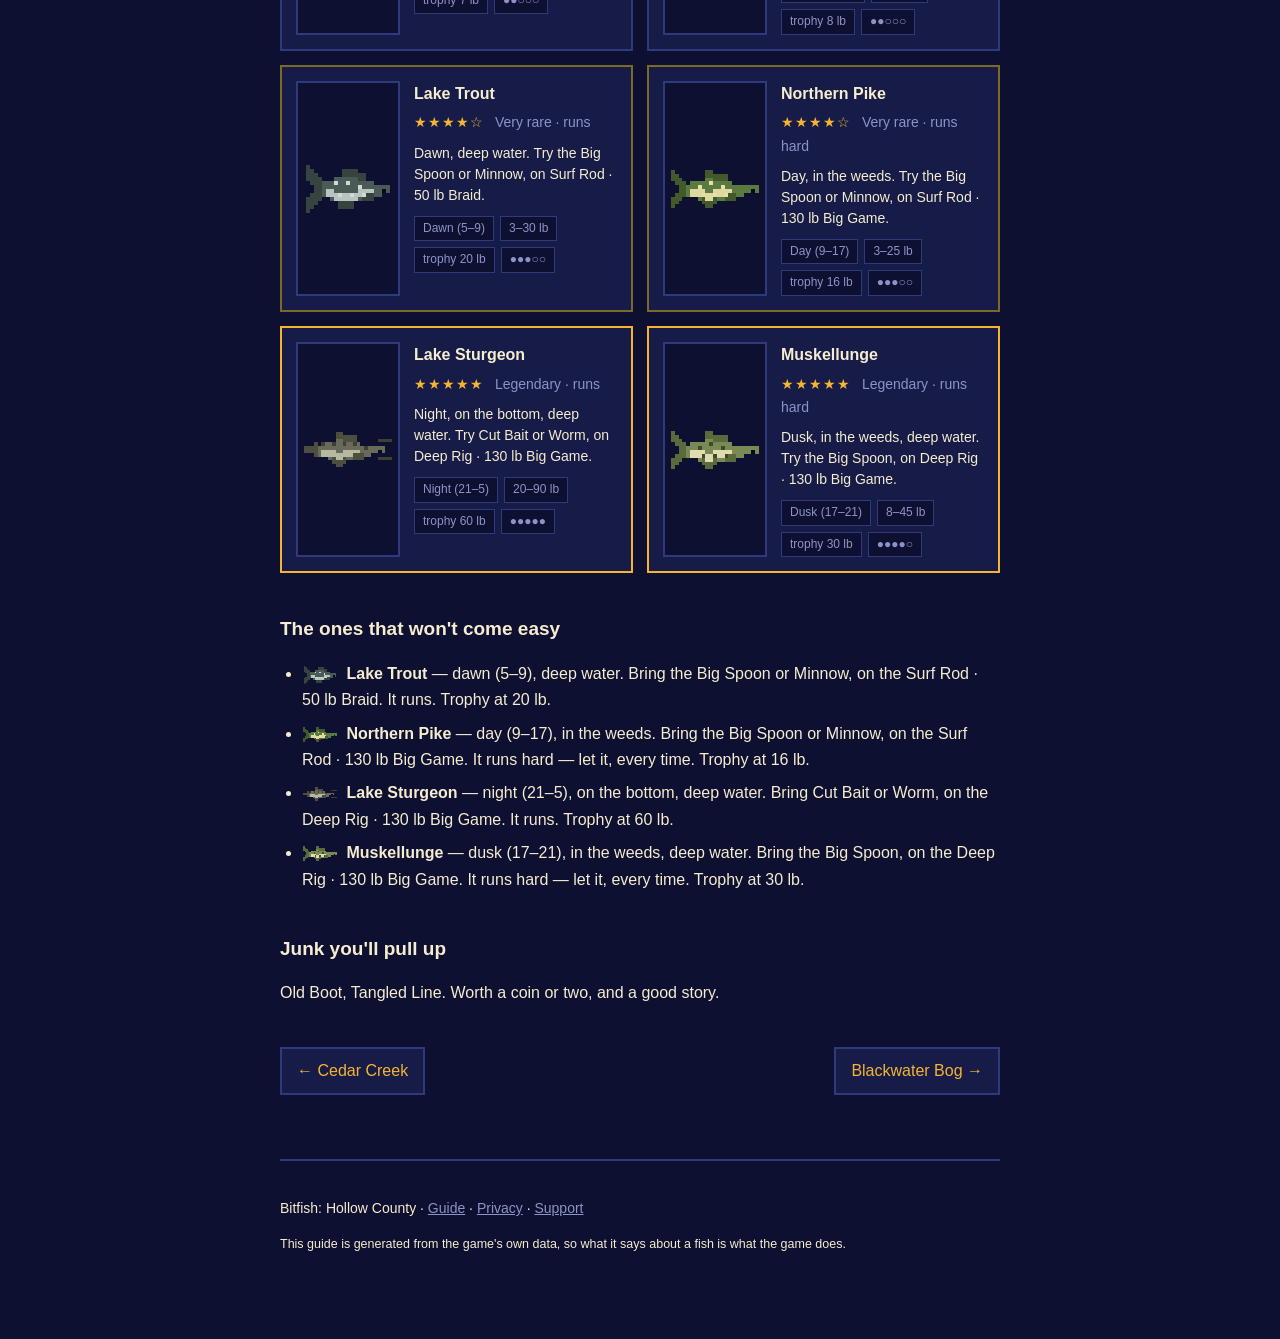
<file: guide/granite-lake/index.html>
<!doctype html>
<html lang="en">
<head>
<meta charset="utf-8">
<meta name="viewport" content="width=device-width, initial-scale=1">
<title>Granite Lake — Angler's Guide — Bitfish: Hollow County</title>
<meta name="description" content="Cold, rocky, deep. Trout and pike water. Boat launch on the north end. Every species, when it feeds, what it takes.">
<link rel="preconnect" href="https://fonts.googleapis.com">
<link rel="preconnect" href="https://fonts.gstatic.com" crossorigin>
<link href="https://fonts.googleapis.com/css2?family=Press+Start+2P&display=swap" rel="stylesheet">
<link rel="stylesheet" href="../../assets/style.css?v=3">
</head>
<body>
<div class="wrap">
<header>
  <p class="brand">BITFISH</p>
  <p class="tag">Hollow County &mdash; an 8-bit fishing game</p>
</header>
<nav>
  <a href="../../">Home</a>
  <a href="../../guide/">Guide</a>
  <a href="../../privacy/">Privacy</a>
  <a href="../../support/">Support</a>
</nav>

<p class="crumb"><a href="../">Guide</a> &rsaquo; Water 3 of 10</p>
<h1>Granite Lake</h1>
<p class="lede">Cold, rocky, deep. Trout and pike water. Boat launch on the north end.</p>
<div class="card">
  <p><strong>To get here:</strong> Log 10 of 12 species at <a href="../willow-pond/">Willow Pond</a>.</p>
  <p><strong>Difficulty:</strong> ●●○○○ &nbsp; <strong>Species:</strong> 12</p>
</div>

<h2>What lives here</h2>
<p class="sub">Sorted common to legendary. Each card says when it feeds, where it holds, and what to tie on.</p>
<div class="fishgrid">
<article class="fishcard r1">
  <div class="art"><svg class="fish" width="76" height="64" viewBox="-1 -2 19 16" shape-rendering="crispEdges" role="img" aria-label="rock-bass"><rect x="0" y="1" width="1" height="4" fill="#4a4a33"/><rect x="0" y="9" width="1" height="4" fill="#4a4a33"/><rect x="1" y="2" width="1" height="4" fill="#4a4a33"/><rect x="1" y="8" width="1" height="4" fill="#4a4a33"/><rect x="2" y="3" width="1" height="8" fill="#4a4a33"/><rect x="3" y="4" width="1" height="6" fill="#4a4a33"/><rect x="4" y="5" width="1" height="5" fill="#6a6a4a"/><rect x="5" y="4" width="1" height="6" fill="#6a6a4a"/><rect x="6" y="4" width="1" height="7" fill="#6a6a4a"/><rect x="7" y="3" width="1" height="8" fill="#6a6a4a"/><rect x="8" y="3" width="1" height="9" fill="#6a6a4a"/><rect x="9" y="3" width="1" height="8" fill="#6a6a4a"/><rect x="10" y="3" width="1" height="8" fill="#6a6a4a"/><rect x="11" y="4" width="1" height="7" fill="#6a6a4a"/><rect x="12" y="4" width="1" height="6" fill="#6a6a4a"/><rect x="13" y="5" width="1" height="5" fill="#6a6a4a"/><rect x="14" y="5" width="1" height="5" fill="#6a6a4a"/><rect x="15" y="5" width="1" height="4" fill="#6a6a4a"/><rect x="5" y="8" width="1" height="2" fill="#b8b890"/><rect x="6" y="8" width="1" height="2" fill="#b8b890"/><rect x="7" y="9" width="1" height="2" fill="#b8b890"/><rect x="8" y="9" width="1" height="2" fill="#b8b890"/><rect x="9" y="9" width="1" height="2" fill="#b8b890"/><rect x="10" y="9" width="1" height="2" fill="#b8b890"/><rect x="11" y="8" width="1" height="2" fill="#b8b890"/><rect x="12" y="8" width="1" height="2" fill="#b8b890"/><rect x="13" y="7" width="1" height="2" fill="#b8b890"/><rect x="14" y="7" width="1" height="2" fill="#b8b890"/><rect x="16" y="6" width="1" height="3" fill="#6a6a4a"/><rect x="8" y="-1" width="1" height="4" fill="#4a4a33"/><rect x="9" y="-1" width="1" height="4" fill="#4a4a33"/><rect x="10" y="-1" width="1" height="4" fill="#4a4a33"/><rect x="11" y="0" width="1" height="4" fill="#4a4a33"/><rect x="12" y="0" width="1" height="4" fill="#4a4a33"/><rect x="13" y="3" width="1" height="2" fill="#4a4a33"/><rect x="14" y="3" width="1" height="2" fill="#4a4a33"/><rect x="15" y="3" width="1" height="2" fill="#4a4a33"/><rect x="7" y="11" width="1" height="2" fill="#4a4a33"/><rect x="8" y="11" width="1" height="2" fill="#4a4a33"/><rect x="9" y="11" width="1" height="2" fill="#4a4a33"/><rect x="10" y="11" width="1" height="2" fill="#4a4a33"/><rect x="12" y="8" width="3" height="2" fill="#4a4a33"/><rect x="7" y="4" width="1" height="5" fill="#e2593f"/><rect x="10" y="4" width="1" height="5" fill="#e2593f"/><rect x="15" y="6" width="1" height="1" fill="#070a1f"/></svg></div>
  <div class="meta">
    <h3>Rock Bass</h3>
    <p class="stars">★☆☆☆☆ <span class="sub">Common · steady</span></p>
    <p class="hint">Day, the rocks, the shallows. Try the Jig Head or Worm, on Oak Caster · 6 lb Mono.</p>
    <p class="chips">
      <span>Day (9–17)</span>
      <span>0.3–1.6 lb</span>
      <span>trophy 1.2 lb</span>
      <span title="Fight">●○○○○</span>
    </p>
  </div>
</article>
<article class="fishcard r2">
  <div class="art"><svg class="fish" width="88" height="56" viewBox="-1 0 22 14" shape-rendering="crispEdges" role="img" aria-label="freshwater-drum"><rect x="0" y="1" width="1" height="4" fill="#6a7480"/><rect x="0" y="9" width="1" height="4" fill="#6a7480"/><rect x="1" y="2" width="1" height="4" fill="#6a7480"/><rect x="1" y="8" width="1" height="4" fill="#6a7480"/><rect x="2" y="3" width="1" height="8" fill="#6a7480"/><rect x="3" y="4" width="1" height="6" fill="#6a7480"/><rect x="4" y="5" width="1" height="4" fill="#9aa4b0"/><rect x="5" y="5" width="1" height="5" fill="#9aa4b0"/><rect x="6" y="4" width="1" height="6" fill="#9aa4b0"/><rect x="7" y="4" width="1" height="6" fill="#9aa4b0"/><rect x="8" y="4" width="1" height="7" fill="#9aa4b0"/><rect x="9" y="3" width="1" height="8" fill="#9aa4b0"/><rect x="10" y="4" width="1" height="7" fill="#9aa4b0"/><rect x="11" y="4" width="1" height="7" fill="#9aa4b0"/><rect x="12" y="4" width="1" height="6" fill="#9aa4b0"/><rect x="13" y="4" width="1" height="6" fill="#9aa4b0"/><rect x="14" y="5" width="1" height="5" fill="#9aa4b0"/><rect x="15" y="5" width="1" height="5" fill="#9aa4b0"/><rect x="16" y="5" width="1" height="4" fill="#9aa4b0"/><rect x="17" y="6" width="1" height="3" fill="#9aa4b0"/><rect x="5" y="7" width="1" height="2" fill="#dfe6ee"/><rect x="6" y="8" width="1" height="2" fill="#dfe6ee"/><rect x="7" y="8" width="1" height="2" fill="#dfe6ee"/><rect x="8" y="8" width="1" height="2" fill="#dfe6ee"/><rect x="9" y="9" width="1" height="2" fill="#dfe6ee"/><rect x="10" y="8" width="1" height="2" fill="#dfe6ee"/><rect x="11" y="8" width="1" height="2" fill="#dfe6ee"/><rect x="12" y="8" width="1" height="2" fill="#dfe6ee"/><rect x="13" y="8" width="1" height="2" fill="#dfe6ee"/><rect x="14" y="7" width="1" height="2" fill="#dfe6ee"/><rect x="15" y="7" width="1" height="2" fill="#dfe6ee"/><rect x="16" y="7" width="1" height="2" fill="#dfe6ee"/><rect x="18" y="6" width="1" height="2" fill="#9aa4b0"/><rect x="19" y="6" width="1" height="2" fill="#9aa4b0"/><rect x="8" y="2" width="1" height="2" fill="#6a7480"/><rect x="9" y="1" width="1" height="2" fill="#6a7480"/><rect x="10" y="2" width="1" height="2" fill="#6a7480"/><rect x="11" y="2" width="1" height="2" fill="#6a7480"/><rect x="12" y="2" width="1" height="2" fill="#6a7480"/><rect x="13" y="2" width="1" height="2" fill="#6a7480"/><rect x="8" y="10" width="1" height="2" fill="#6a7480"/><rect x="9" y="11" width="1" height="2" fill="#6a7480"/><rect x="10" y="10" width="1" height="2" fill="#6a7480"/><rect x="11" y="10" width="1" height="2" fill="#6a7480"/><rect x="13" y="8" width="3" height="2" fill="#6a7480"/><rect x="6" y="6" width="1" height="1" fill="#7a8490"/><rect x="7" y="6" width="1" height="1" fill="#7a8490"/><rect x="8" y="6" width="1" height="1" fill="#7a8490"/><rect x="9" y="6" width="1" height="1" fill="#7a8490"/><rect x="10" y="6" width="1" height="1" fill="#7a8490"/><rect x="11" y="6" width="1" height="1" fill="#7a8490"/><rect x="12" y="6" width="1" height="1" fill="#7a8490"/><rect x="13" y="6" width="1" height="1" fill="#7a8490"/><rect x="14" y="6" width="1" height="1" fill="#7a8490"/><rect x="15" y="6" width="1" height="1" fill="#7a8490"/><rect x="18" y="7" width="1" height="1" fill="#070a1f"/></svg></div>
  <div class="meta">
    <h3>Freshwater Drum</h3>
    <p class="stars">★★☆☆☆ <span class="sub">Uncommon · steady</span></p>
    <p class="hint">Day, on the bottom. Try Worm or Crayfish, on Glass Rod · 20 lb Braid.</p>
    <p class="chips">
      <span>Day (9–17)</span>
      <span>1–15 lb</span>
      <span>trophy 10 lb</span>
      <span title="Fight">●●○○○</span>
    </p>
  </div>
</article>
<article class="fishcard r2">
  <div class="art"><svg class="fish" width="92" height="56" viewBox="-1 0 23 14" shape-rendering="crispEdges" role="img" aria-label="lake-whitefish"><rect x="0" y="1" width="1" height="4" fill="#78838f"/><rect x="0" y="9" width="1" height="4" fill="#78838f"/><rect x="1" y="2" width="1" height="4" fill="#78838f"/><rect x="1" y="8" width="1" height="4" fill="#78838f"/><rect x="2" y="3" width="1" height="8" fill="#78838f"/><rect x="3" y="4" width="1" height="6" fill="#78838f"/><rect x="4" y="5" width="1" height="4" fill="#aeb8c4"/><rect x="5" y="5" width="1" height="4" fill="#aeb8c4"/><rect x="6" y="5" width="1" height="5" fill="#aeb8c4"/><rect x="7" y="4" width="1" height="6" fill="#aeb8c4"/><rect x="8" y="4" width="1" height="6" fill="#aeb8c4"/><rect x="9" y="4" width="1" height="7" fill="#aeb8c4"/><rect x="10" y="4" width="1" height="7" fill="#aeb8c4"/><rect x="11" y="4" width="1" height="6" fill="#aeb8c4"/><rect x="12" y="4" width="1" height="6" fill="#aeb8c4"/><rect x="13" y="5" width="1" height="5" fill="#aeb8c4"/><rect x="14" y="5" width="1" height="5" fill="#aeb8c4"/><rect x="15" y="5" width="1" height="4" fill="#aeb8c4"/><rect x="16" y="5" width="1" height="4" fill="#aeb8c4"/><rect x="17" y="6" width="1" height="3" fill="#aeb8c4"/><rect x="18" y="6" width="1" height="3" fill="#aeb8c4"/><rect x="5" y="7" width="1" height="2" fill="#eef2f7"/><rect x="6" y="7" width="1" height="2" fill="#eef2f7"/><rect x="7" y="8" width="1" height="2" fill="#eef2f7"/><rect x="8" y="8" width="1" height="2" fill="#eef2f7"/><rect x="9" y="8" width="1" height="2" fill="#eef2f7"/><rect x="10" y="8" width="1" height="2" fill="#eef2f7"/><rect x="11" y="8" width="1" height="2" fill="#eef2f7"/><rect x="12" y="8" width="1" height="2" fill="#eef2f7"/><rect x="13" y="7" width="1" height="2" fill="#eef2f7"/><rect x="14" y="7" width="1" height="2" fill="#eef2f7"/><rect x="15" y="7" width="1" height="2" fill="#eef2f7"/><rect x="16" y="7" width="1" height="2" fill="#eef2f7"/><rect x="19" y="6" width="1" height="2" fill="#aeb8c4"/><rect x="20" y="6" width="1" height="2" fill="#aeb8c4"/><rect x="9" y="2" width="1" height="2" fill="#78838f"/><rect x="10" y="2" width="1" height="2" fill="#78838f"/><rect x="11" y="2" width="1" height="2" fill="#78838f"/><rect x="12" y="2" width="1" height="2" fill="#78838f"/><rect x="13" y="3" width="1" height="2" fill="#78838f"/><rect x="14" y="3" width="1" height="2" fill="#78838f"/><rect x="8" y="10" width="1" height="2" fill="#78838f"/><rect x="9" y="10" width="1" height="2" fill="#78838f"/><rect x="10" y="10" width="1" height="2" fill="#78838f"/><rect x="11" y="10" width="1" height="2" fill="#78838f"/><rect x="14" y="8" width="3" height="2" fill="#78838f"/><rect x="7" y="5" width="1" height="1" fill="#8e99a5"/><rect x="8" y="8" width="1" height="1" fill="#8e99a5"/><rect x="10" y="5" width="1" height="1" fill="#8e99a5"/><rect x="11" y="8" width="1" height="1" fill="#8e99a5"/><rect x="13" y="6" width="1" height="1" fill="#8e99a5"/><rect x="14" y="8" width="1" height="1" fill="#8e99a5"/><rect x="19" y="7" width="1" height="1" fill="#070a1f"/></svg></div>
  <div class="meta">
    <h3>Lake Whitefish</h3>
    <p class="stars">★★☆☆☆ <span class="sub">Uncommon · steady</span></p>
    <p class="hint">Dawn, deep water. Try the Jig Head or Minnow, on Glass Rod · 6 lb Mono.</p>
    <p class="chips">
      <span>Dawn (5–9)</span>
      <span>1–6 lb</span>
      <span>trophy 4 lb</span>
      <span title="Fight">●●○○○</span>
    </p>
  </div>
</article>
<article class="fishcard r2">
  <div class="art"><svg class="fish" width="92" height="56" viewBox="-1 0 23 14" shape-rendering="crispEdges" role="img" aria-label="rainbow-trout"><rect x="0" y="1" width="1" height="4" fill="#6a7a88"/><rect x="0" y="9" width="1" height="4" fill="#6a7a88"/><rect x="1" y="2" width="1" height="4" fill="#6a7a88"/><rect x="1" y="8" width="1" height="4" fill="#6a7a88"/><rect x="2" y="3" width="1" height="8" fill="#6a7a88"/><rect x="3" y="4" width="1" height="6" fill="#6a7a88"/><rect x="4" y="5" width="1" height="4" fill="#8fa0ae"/><rect x="5" y="5" width="1" height="4" fill="#8fa0ae"/><rect x="6" y="5" width="1" height="5" fill="#8fa0ae"/><rect x="7" y="4" width="1" height="6" fill="#8fa0ae"/><rect x="8" y="4" width="1" height="6" fill="#8fa0ae"/><rect x="9" y="4" width="1" height="7" fill="#8fa0ae"/><rect x="10" y="4" width="1" height="7" fill="#8fa0ae"/><rect x="11" y="4" width="1" height="6" fill="#8fa0ae"/><rect x="12" y="4" width="1" height="6" fill="#8fa0ae"/><rect x="13" y="5" width="1" height="5" fill="#8fa0ae"/><rect x="14" y="5" width="1" height="5" fill="#8fa0ae"/><rect x="15" y="5" width="1" height="4" fill="#8fa0ae"/><rect x="16" y="5" width="1" height="4" fill="#8fa0ae"/><rect x="17" y="6" width="1" height="3" fill="#8fa0ae"/><rect x="18" y="6" width="1" height="3" fill="#8fa0ae"/><rect x="5" y="7" width="1" height="2" fill="#e8eef4"/><rect x="6" y="7" width="1" height="2" fill="#e8eef4"/><rect x="7" y="8" width="1" height="2" fill="#e8eef4"/><rect x="8" y="8" width="1" height="2" fill="#e8eef4"/><rect x="9" y="8" width="1" height="2" fill="#e8eef4"/><rect x="10" y="8" width="1" height="2" fill="#e8eef4"/><rect x="11" y="8" width="1" height="2" fill="#e8eef4"/><rect x="12" y="8" width="1" height="2" fill="#e8eef4"/><rect x="13" y="7" width="1" height="2" fill="#e8eef4"/><rect x="14" y="7" width="1" height="2" fill="#e8eef4"/><rect x="15" y="7" width="1" height="2" fill="#e8eef4"/><rect x="16" y="7" width="1" height="2" fill="#e8eef4"/><rect x="19" y="6" width="1" height="2" fill="#8fa0ae"/><rect x="20" y="6" width="1" height="2" fill="#8fa0ae"/><rect x="9" y="2" width="1" height="2" fill="#6a7a88"/><rect x="10" y="2" width="1" height="2" fill="#6a7a88"/><rect x="11" y="2" width="1" height="2" fill="#6a7a88"/><rect x="12" y="2" width="1" height="2" fill="#6a7a88"/><rect x="13" y="3" width="1" height="2" fill="#6a7a88"/><rect x="14" y="3" width="1" height="2" fill="#6a7a88"/><rect x="8" y="10" width="1" height="2" fill="#6a7a88"/><rect x="9" y="10" width="1" height="2" fill="#6a7a88"/><rect x="10" y="10" width="1" height="2" fill="#6a7a88"/><rect x="11" y="10" width="1" height="2" fill="#6a7a88"/><rect x="14" y="8" width="3" height="2" fill="#6a7a88"/><rect x="7" y="5" width="1" height="1" fill="#e2593f"/><rect x="8" y="8" width="1" height="1" fill="#e2593f"/><rect x="10" y="5" width="1" height="1" fill="#e2593f"/><rect x="11" y="8" width="1" height="1" fill="#e2593f"/><rect x="13" y="6" width="1" height="1" fill="#e2593f"/><rect x="14" y="8" width="1" height="1" fill="#e2593f"/><rect x="19" y="7" width="1" height="1" fill="#070a1f"/></svg></div>
  <div class="meta">
    <h3>Rainbow Trout</h3>
    <p class="stars">★★☆☆☆ <span class="sub">Uncommon · runs</span></p>
    <p class="hint">Dawn, mid-water. Try the Spinner or Salmon Roe, on Glass Rod · 12 lb Mono.</p>
    <p class="chips">
      <span>Dawn (5–9)</span>
      <span>0.5–8 lb</span>
      <span>trophy 5 lb</span>
      <span title="Fight">●●○○○</span>
    </p>
  </div>
</article>
<article class="fishcard r2">
  <div class="art"><svg class="fish" width="88" height="56" viewBox="-1 0 22 14" shape-rendering="crispEdges" role="img" aria-label="smallmouth-bass"><rect x="0" y="1" width="1" height="4" fill="#664d2a"/><rect x="0" y="9" width="1" height="4" fill="#664d2a"/><rect x="1" y="2" width="1" height="4" fill="#664d2a"/><rect x="1" y="8" width="1" height="4" fill="#664d2a"/><rect x="2" y="3" width="1" height="8" fill="#664d2a"/><rect x="3" y="4" width="1" height="6" fill="#664d2a"/><rect x="4" y="5" width="1" height="4" fill="#8a6a3f"/><rect x="5" y="5" width="1" height="5" fill="#8a6a3f"/><rect x="6" y="4" width="1" height="6" fill="#8a6a3f"/><rect x="7" y="4" width="1" height="6" fill="#8a6a3f"/><rect x="8" y="4" width="1" height="7" fill="#8a6a3f"/><rect x="9" y="3" width="1" height="8" fill="#8a6a3f"/><rect x="10" y="4" width="1" height="7" fill="#8a6a3f"/><rect x="11" y="4" width="1" height="7" fill="#8a6a3f"/><rect x="12" y="4" width="1" height="6" fill="#8a6a3f"/><rect x="13" y="4" width="1" height="6" fill="#8a6a3f"/><rect x="14" y="5" width="1" height="5" fill="#8a6a3f"/><rect x="15" y="5" width="1" height="5" fill="#8a6a3f"/><rect x="16" y="5" width="1" height="4" fill="#8a6a3f"/><rect x="17" y="6" width="1" height="3" fill="#8a6a3f"/><rect x="5" y="7" width="1" height="2" fill="#ddc79a"/><rect x="6" y="8" width="1" height="2" fill="#ddc79a"/><rect x="7" y="8" width="1" height="2" fill="#ddc79a"/><rect x="8" y="8" width="1" height="2" fill="#ddc79a"/><rect x="9" y="9" width="1" height="2" fill="#ddc79a"/><rect x="10" y="8" width="1" height="2" fill="#ddc79a"/><rect x="11" y="8" width="1" height="2" fill="#ddc79a"/><rect x="12" y="8" width="1" height="2" fill="#ddc79a"/><rect x="13" y="8" width="1" height="2" fill="#ddc79a"/><rect x="14" y="7" width="1" height="2" fill="#ddc79a"/><rect x="15" y="7" width="1" height="2" fill="#ddc79a"/><rect x="16" y="7" width="1" height="2" fill="#ddc79a"/><rect x="18" y="6" width="1" height="2" fill="#8a6a3f"/><rect x="19" y="6" width="1" height="2" fill="#8a6a3f"/><rect x="8" y="2" width="1" height="2" fill="#664d2a"/><rect x="9" y="1" width="1" height="2" fill="#664d2a"/><rect x="10" y="2" width="1" height="2" fill="#664d2a"/><rect x="11" y="2" width="1" height="2" fill="#664d2a"/><rect x="12" y="2" width="1" height="2" fill="#664d2a"/><rect x="13" y="2" width="1" height="2" fill="#664d2a"/><rect x="8" y="10" width="1" height="2" fill="#664d2a"/><rect x="9" y="11" width="1" height="2" fill="#664d2a"/><rect x="10" y="10" width="1" height="2" fill="#664d2a"/><rect x="11" y="10" width="1" height="2" fill="#664d2a"/><rect x="13" y="8" width="3" height="2" fill="#664d2a"/><rect x="6" y="6" width="1" height="1" fill="#5a4020"/><rect x="7" y="6" width="1" height="1" fill="#5a4020"/><rect x="8" y="6" width="1" height="1" fill="#5a4020"/><rect x="9" y="6" width="1" height="1" fill="#5a4020"/><rect x="10" y="6" width="1" height="1" fill="#5a4020"/><rect x="11" y="6" width="1" height="1" fill="#5a4020"/><rect x="12" y="6" width="1" height="1" fill="#5a4020"/><rect x="13" y="6" width="1" height="1" fill="#5a4020"/><rect x="14" y="6" width="1" height="1" fill="#5a4020"/><rect x="15" y="6" width="1" height="1" fill="#5a4020"/><rect x="18" y="7" width="1" height="1" fill="#070a1f"/></svg></div>
  <div class="meta">
    <h3>Smallmouth Bass</h3>
    <p class="stars">★★☆☆☆ <span class="sub">Uncommon · runs hard</span></p>
    <p class="hint">Dawn &amp; dusk, the rocks. Try the Jig Head or Crayfish, on Glass Rod · 12 lb Mono.</p>
    <p class="chips">
      <span>Dawn &amp; dusk</span>
      <span>1–6 lb</span>
      <span>trophy 4.5 lb</span>
      <span title="Fight">●●○○○</span>
    </p>
  </div>
</article>
<article class="fishcard r3">
  <div class="art"><svg class="fish" width="92" height="56" viewBox="-1 0 23 14" shape-rendering="crispEdges" role="img" aria-label="brown-trout"><rect x="0" y="1" width="1" height="4" fill="#6e5433"/><rect x="0" y="9" width="1" height="4" fill="#6e5433"/><rect x="1" y="2" width="1" height="4" fill="#6e5433"/><rect x="1" y="8" width="1" height="4" fill="#6e5433"/><rect x="2" y="3" width="1" height="8" fill="#6e5433"/><rect x="3" y="4" width="1" height="6" fill="#6e5433"/><rect x="4" y="5" width="1" height="4" fill="#96754a"/><rect x="5" y="5" width="1" height="4" fill="#96754a"/><rect x="6" y="5" width="1" height="5" fill="#96754a"/><rect x="7" y="4" width="1" height="6" fill="#96754a"/><rect x="8" y="4" width="1" height="6" fill="#96754a"/><rect x="9" y="4" width="1" height="7" fill="#96754a"/><rect x="10" y="4" width="1" height="7" fill="#96754a"/><rect x="11" y="4" width="1" height="6" fill="#96754a"/><rect x="12" y="4" width="1" height="6" fill="#96754a"/><rect x="13" y="5" width="1" height="5" fill="#96754a"/><rect x="14" y="5" width="1" height="5" fill="#96754a"/><rect x="15" y="5" width="1" height="4" fill="#96754a"/><rect x="16" y="5" width="1" height="4" fill="#96754a"/><rect x="17" y="6" width="1" height="3" fill="#96754a"/><rect x="18" y="6" width="1" height="3" fill="#96754a"/><rect x="5" y="7" width="1" height="2" fill="#e0cfa8"/><rect x="6" y="7" width="1" height="2" fill="#e0cfa8"/><rect x="7" y="8" width="1" height="2" fill="#e0cfa8"/><rect x="8" y="8" width="1" height="2" fill="#e0cfa8"/><rect x="9" y="8" width="1" height="2" fill="#e0cfa8"/><rect x="10" y="8" width="1" height="2" fill="#e0cfa8"/><rect x="11" y="8" width="1" height="2" fill="#e0cfa8"/><rect x="12" y="8" width="1" height="2" fill="#e0cfa8"/><rect x="13" y="7" width="1" height="2" fill="#e0cfa8"/><rect x="14" y="7" width="1" height="2" fill="#e0cfa8"/><rect x="15" y="7" width="1" height="2" fill="#e0cfa8"/><rect x="16" y="7" width="1" height="2" fill="#e0cfa8"/><rect x="19" y="6" width="1" height="2" fill="#96754a"/><rect x="20" y="6" width="1" height="2" fill="#96754a"/><rect x="9" y="2" width="1" height="2" fill="#6e5433"/><rect x="10" y="2" width="1" height="2" fill="#6e5433"/><rect x="11" y="2" width="1" height="2" fill="#6e5433"/><rect x="12" y="2" width="1" height="2" fill="#6e5433"/><rect x="13" y="3" width="1" height="2" fill="#6e5433"/><rect x="14" y="3" width="1" height="2" fill="#6e5433"/><rect x="8" y="10" width="1" height="2" fill="#6e5433"/><rect x="9" y="10" width="1" height="2" fill="#6e5433"/><rect x="10" y="10" width="1" height="2" fill="#6e5433"/><rect x="11" y="10" width="1" height="2" fill="#6e5433"/><rect x="14" y="8" width="3" height="2" fill="#6e5433"/><rect x="7" y="5" width="1" height="1" fill="#a8452f"/><rect x="8" y="8" width="1" height="1" fill="#a8452f"/><rect x="10" y="5" width="1" height="1" fill="#a8452f"/><rect x="11" y="8" width="1" height="1" fill="#a8452f"/><rect x="13" y="6" width="1" height="1" fill="#a8452f"/><rect x="14" y="8" width="1" height="1" fill="#a8452f"/><rect x="19" y="7" width="1" height="1" fill="#070a1f"/></svg></div>
  <div class="meta">
    <h3>Brown Trout</h3>
    <p class="stars">★★★☆☆ <span class="sub">Rare · runs</span></p>
    <p class="hint">Night, deep water. Try the Spinner or Minnow, on Surf Rod · 20 lb Braid.</p>
    <p class="chips">
      <span>Night (21–5)</span>
      <span>1–14 lb</span>
      <span>trophy 9 lb</span>
      <span title="Fight">●●●○○</span>
    </p>
  </div>
</article>
<article class="fishcard r3">
  <div class="art"><svg class="fish" width="96" height="38" viewBox="-1 2 25 10" shape-rendering="crispEdges" role="img" aria-label="burbot"><rect x="0" y="6" width="1" height="2" fill="#43381f"/><rect x="1" y="6" width="1" height="2" fill="#43381f"/><rect x="2" y="6" width="1" height="2" fill="#43381f"/><rect x="3" y="6" width="1" height="2" fill="#43381f"/><rect x="4" y="6" width="1" height="2" fill="#5a4a33"/><rect x="5" y="6" width="1" height="2" fill="#5a4a33"/><rect x="6" y="6" width="1" height="3" fill="#5a4a33"/><rect x="7" y="6" width="1" height="3" fill="#5a4a33"/><rect x="8" y="6" width="1" height="3" fill="#5a4a33"/><rect x="9" y="5" width="1" height="4" fill="#5a4a33"/><rect x="10" y="5" width="1" height="4" fill="#5a4a33"/><rect x="11" y="5" width="1" height="4" fill="#5a4a33"/><rect x="12" y="5" width="1" height="4" fill="#5a4a33"/><rect x="13" y="6" width="1" height="3" fill="#5a4a33"/><rect x="14" y="6" width="1" height="3" fill="#5a4a33"/><rect x="15" y="6" width="1" height="3" fill="#5a4a33"/><rect x="16" y="6" width="1" height="3" fill="#5a4a33"/><rect x="17" y="6" width="1" height="2" fill="#5a4a33"/><rect x="18" y="6" width="1" height="2" fill="#5a4a33"/><rect x="19" y="6" width="1" height="2" fill="#5a4a33"/><rect x="20" y="6" width="1" height="2" fill="#5a4a33"/><rect x="9" y="7" width="1" height="2" fill="#b0a07a"/><rect x="10" y="7" width="1" height="2" fill="#b0a07a"/><rect x="11" y="7" width="1" height="2" fill="#b0a07a"/><rect x="12" y="7" width="1" height="2" fill="#b0a07a"/><rect x="21" y="6" width="1" height="2" fill="#5a4a33"/><rect x="22" y="6" width="1" height="2" fill="#5a4a33"/><rect x="5" y="4" width="1" height="2" fill="#43381f"/><rect x="6" y="4" width="1" height="2" fill="#43381f"/><rect x="7" y="4" width="1" height="2" fill="#43381f"/><rect x="8" y="4" width="1" height="2" fill="#43381f"/><rect x="9" y="3" width="1" height="2" fill="#43381f"/><rect x="10" y="3" width="1" height="2" fill="#43381f"/><rect x="11" y="3" width="1" height="2" fill="#43381f"/><rect x="12" y="3" width="1" height="2" fill="#43381f"/><rect x="13" y="4" width="1" height="2" fill="#43381f"/><rect x="14" y="4" width="1" height="2" fill="#43381f"/><rect x="15" y="4" width="1" height="2" fill="#43381f"/><rect x="16" y="4" width="1" height="2" fill="#43381f"/><rect x="17" y="4" width="1" height="2" fill="#43381f"/><rect x="18" y="4" width="1" height="2" fill="#43381f"/><rect x="9" y="9" width="1" height="2" fill="#43381f"/><rect x="10" y="9" width="1" height="2" fill="#43381f"/><rect x="11" y="9" width="1" height="2" fill="#43381f"/><rect x="12" y="9" width="1" height="2" fill="#43381f"/><rect x="15" y="8" width="3" height="2" fill="#43381f"/><rect x="21" y="7" width="1" height="1" fill="#070a1f"/></svg></div>
  <div class="meta">
    <h3>Burbot</h3>
    <p class="stars">★★★☆☆ <span class="sub">Rare · steady</span></p>
    <p class="hint">Night, deep water, on the bottom. Try Cut Bait, on Glass Rod · 12 lb Mono.</p>
    <p class="chips">
      <span>Night (21–5)</span>
      <span>1–10 lb</span>
      <span>trophy 7 lb</span>
      <span title="Fight">●●○○○</span>
    </p>
  </div>
</article>
<article class="fishcard r3">
  <div class="art"><svg class="fish" width="88" height="56" viewBox="-1 0 22 14" shape-rendering="crispEdges" role="img" aria-label="walleye"><rect x="0" y="1" width="1" height="4" fill="#5a5a2a"/><rect x="0" y="9" width="1" height="4" fill="#5a5a2a"/><rect x="1" y="2" width="1" height="4" fill="#5a5a2a"/><rect x="1" y="8" width="1" height="4" fill="#5a5a2a"/><rect x="2" y="3" width="1" height="8" fill="#5a5a2a"/><rect x="3" y="4" width="1" height="6" fill="#5a5a2a"/><rect x="4" y="5" width="1" height="4" fill="#7a7a3f"/><rect x="5" y="5" width="1" height="5" fill="#7a7a3f"/><rect x="6" y="4" width="1" height="6" fill="#7a7a3f"/><rect x="7" y="4" width="1" height="6" fill="#7a7a3f"/><rect x="8" y="4" width="1" height="7" fill="#7a7a3f"/><rect x="9" y="3" width="1" height="8" fill="#7a7a3f"/><rect x="10" y="4" width="1" height="7" fill="#7a7a3f"/><rect x="11" y="4" width="1" height="7" fill="#7a7a3f"/><rect x="12" y="4" width="1" height="6" fill="#7a7a3f"/><rect x="13" y="4" width="1" height="6" fill="#7a7a3f"/><rect x="14" y="5" width="1" height="5" fill="#7a7a3f"/><rect x="15" y="5" width="1" height="5" fill="#7a7a3f"/><rect x="16" y="5" width="1" height="4" fill="#7a7a3f"/><rect x="17" y="6" width="1" height="3" fill="#7a7a3f"/><rect x="5" y="7" width="1" height="2" fill="#ddd9a0"/><rect x="6" y="8" width="1" height="2" fill="#ddd9a0"/><rect x="7" y="8" width="1" height="2" fill="#ddd9a0"/><rect x="8" y="8" width="1" height="2" fill="#ddd9a0"/><rect x="9" y="9" width="1" height="2" fill="#ddd9a0"/><rect x="10" y="8" width="1" height="2" fill="#ddd9a0"/><rect x="11" y="8" width="1" height="2" fill="#ddd9a0"/><rect x="12" y="8" width="1" height="2" fill="#ddd9a0"/><rect x="13" y="8" width="1" height="2" fill="#ddd9a0"/><rect x="14" y="7" width="1" height="2" fill="#ddd9a0"/><rect x="15" y="7" width="1" height="2" fill="#ddd9a0"/><rect x="16" y="7" width="1" height="2" fill="#ddd9a0"/><rect x="18" y="6" width="1" height="2" fill="#7a7a3f"/><rect x="19" y="6" width="1" height="2" fill="#7a7a3f"/><rect x="8" y="2" width="1" height="2" fill="#5a5a2a"/><rect x="9" y="1" width="1" height="2" fill="#5a5a2a"/><rect x="10" y="2" width="1" height="2" fill="#5a5a2a"/><rect x="11" y="2" width="1" height="2" fill="#5a5a2a"/><rect x="12" y="2" width="1" height="2" fill="#5a5a2a"/><rect x="13" y="2" width="1" height="2" fill="#5a5a2a"/><rect x="8" y="10" width="1" height="2" fill="#5a5a2a"/><rect x="9" y="11" width="1" height="2" fill="#5a5a2a"/><rect x="10" y="10" width="1" height="2" fill="#5a5a2a"/><rect x="11" y="10" width="1" height="2" fill="#5a5a2a"/><rect x="13" y="8" width="3" height="2" fill="#5a5a2a"/><rect x="6" y="6" width="1" height="1" fill="#f6ecd0"/><rect x="7" y="6" width="1" height="1" fill="#f6ecd0"/><rect x="8" y="6" width="1" height="1" fill="#f6ecd0"/><rect x="9" y="6" width="1" height="1" fill="#f6ecd0"/><rect x="10" y="6" width="1" height="1" fill="#f6ecd0"/><rect x="11" y="6" width="1" height="1" fill="#f6ecd0"/><rect x="12" y="6" width="1" height="1" fill="#f6ecd0"/><rect x="13" y="6" width="1" height="1" fill="#f6ecd0"/><rect x="14" y="6" width="1" height="1" fill="#f6ecd0"/><rect x="15" y="6" width="1" height="1" fill="#f6ecd0"/><rect x="18" y="7" width="1" height="1" fill="#070a1f"/></svg></div>
  <div class="meta">
    <h3>Walleye</h3>
    <p class="stars">★★★☆☆ <span class="sub">Rare · steady</span></p>
    <p class="hint">Night, deep water, on the bottom. Try the Jig Head or Minnow, on Glass Rod · 12 lb Mono.</p>
    <p class="chips">
      <span>Night (21–5)</span>
      <span>1–12 lb</span>
      <span>trophy 8 lb</span>
      <span title="Fight">●●○○○</span>
    </p>
  </div>
</article>
<article class="fishcard r4">
  <div class="art"><svg class="fish" width="92" height="56" viewBox="-1 0 23 14" shape-rendering="crispEdges" role="img" aria-label="lake-trout"><rect x="0" y="1" width="1" height="4" fill="#36433f"/><rect x="0" y="9" width="1" height="4" fill="#36433f"/><rect x="1" y="2" width="1" height="4" fill="#36433f"/><rect x="1" y="8" width="1" height="4" fill="#36433f"/><rect x="2" y="3" width="1" height="8" fill="#36433f"/><rect x="3" y="4" width="1" height="6" fill="#36433f"/><rect x="4" y="5" width="1" height="4" fill="#4a5a55"/><rect x="5" y="5" width="1" height="4" fill="#4a5a55"/><rect x="6" y="5" width="1" height="5" fill="#4a5a55"/><rect x="7" y="4" width="1" height="6" fill="#4a5a55"/><rect x="8" y="4" width="1" height="6" fill="#4a5a55"/><rect x="9" y="4" width="1" height="7" fill="#4a5a55"/><rect x="10" y="4" width="1" height="7" fill="#4a5a55"/><rect x="11" y="4" width="1" height="6" fill="#4a5a55"/><rect x="12" y="4" width="1" height="6" fill="#4a5a55"/><rect x="13" y="5" width="1" height="5" fill="#4a5a55"/><rect x="14" y="5" width="1" height="5" fill="#4a5a55"/><rect x="15" y="5" width="1" height="4" fill="#4a5a55"/><rect x="16" y="5" width="1" height="4" fill="#4a5a55"/><rect x="17" y="6" width="1" height="3" fill="#4a5a55"/><rect x="18" y="6" width="1" height="3" fill="#4a5a55"/><rect x="5" y="7" width="1" height="2" fill="#b8c4c0"/><rect x="6" y="7" width="1" height="2" fill="#b8c4c0"/><rect x="7" y="8" width="1" height="2" fill="#b8c4c0"/><rect x="8" y="8" width="1" height="2" fill="#b8c4c0"/><rect x="9" y="8" width="1" height="2" fill="#b8c4c0"/><rect x="10" y="8" width="1" height="2" fill="#b8c4c0"/><rect x="11" y="8" width="1" height="2" fill="#b8c4c0"/><rect x="12" y="8" width="1" height="2" fill="#b8c4c0"/><rect x="13" y="7" width="1" height="2" fill="#b8c4c0"/><rect x="14" y="7" width="1" height="2" fill="#b8c4c0"/><rect x="15" y="7" width="1" height="2" fill="#b8c4c0"/><rect x="16" y="7" width="1" height="2" fill="#b8c4c0"/><rect x="19" y="6" width="1" height="2" fill="#4a5a55"/><rect x="20" y="6" width="1" height="2" fill="#4a5a55"/><rect x="9" y="2" width="1" height="2" fill="#36433f"/><rect x="10" y="2" width="1" height="2" fill="#36433f"/><rect x="11" y="2" width="1" height="2" fill="#36433f"/><rect x="12" y="2" width="1" height="2" fill="#36433f"/><rect x="13" y="3" width="1" height="2" fill="#36433f"/><rect x="14" y="3" width="1" height="2" fill="#36433f"/><rect x="8" y="10" width="1" height="2" fill="#36433f"/><rect x="9" y="10" width="1" height="2" fill="#36433f"/><rect x="10" y="10" width="1" height="2" fill="#36433f"/><rect x="11" y="10" width="1" height="2" fill="#36433f"/><rect x="14" y="8" width="3" height="2" fill="#36433f"/><rect x="7" y="5" width="1" height="1" fill="#cfd8d4"/><rect x="8" y="8" width="1" height="1" fill="#cfd8d4"/><rect x="10" y="5" width="1" height="1" fill="#cfd8d4"/><rect x="11" y="8" width="1" height="1" fill="#cfd8d4"/><rect x="13" y="6" width="1" height="1" fill="#cfd8d4"/><rect x="14" y="8" width="1" height="1" fill="#cfd8d4"/><rect x="19" y="7" width="1" height="1" fill="#070a1f"/></svg></div>
  <div class="meta">
    <h3>Lake Trout</h3>
    <p class="stars">★★★★☆ <span class="sub">Very rare · runs</span></p>
    <p class="hint">Dawn, deep water. Try the Big Spoon or Minnow, on Surf Rod · 50 lb Braid.</p>
    <p class="chips">
      <span>Dawn (5–9)</span>
      <span>3–30 lb</span>
      <span>trophy 20 lb</span>
      <span title="Fight">●●●○○</span>
    </p>
  </div>
</article>
<article class="fishcard r4">
  <div class="art"><svg class="fish" width="96" height="46" viewBox="-1 1 25 12" shape-rendering="crispEdges" role="img" aria-label="northern-pike"><rect x="0" y="2" width="1" height="3" fill="#42592c"/><rect x="0" y="9" width="1" height="3" fill="#42592c"/><rect x="1" y="3" width="1" height="3" fill="#42592c"/><rect x="1" y="8" width="1" height="3" fill="#42592c"/><rect x="2" y="4" width="1" height="6" fill="#42592c"/><rect x="3" y="5" width="1" height="4" fill="#42592c"/><rect x="4" y="6" width="1" height="3" fill="#5a7a3f"/><rect x="5" y="5" width="1" height="4" fill="#5a7a3f"/><rect x="6" y="5" width="1" height="4" fill="#5a7a3f"/><rect x="7" y="5" width="1" height="5" fill="#5a7a3f"/><rect x="8" y="5" width="1" height="5" fill="#5a7a3f"/><rect x="9" y="4" width="1" height="6" fill="#5a7a3f"/><rect x="10" y="4" width="1" height="6" fill="#5a7a3f"/><rect x="11" y="5" width="1" height="5" fill="#5a7a3f"/><rect x="12" y="5" width="1" height="5" fill="#5a7a3f"/><rect x="13" y="5" width="1" height="5" fill="#5a7a3f"/><rect x="14" y="5" width="1" height="4" fill="#5a7a3f"/><rect x="15" y="5" width="1" height="4" fill="#5a7a3f"/><rect x="16" y="6" width="1" height="3" fill="#5a7a3f"/><rect x="17" y="6" width="1" height="3" fill="#5a7a3f"/><rect x="18" y="6" width="1" height="3" fill="#5a7a3f"/><rect x="5" y="7" width="1" height="2" fill="#ddd9a0"/><rect x="6" y="7" width="1" height="2" fill="#ddd9a0"/><rect x="7" y="7" width="1" height="2" fill="#ddd9a0"/><rect x="8" y="7" width="1" height="2" fill="#ddd9a0"/><rect x="9" y="8" width="1" height="2" fill="#ddd9a0"/><rect x="10" y="8" width="1" height="2" fill="#ddd9a0"/><rect x="11" y="7" width="1" height="2" fill="#ddd9a0"/><rect x="12" y="7" width="1" height="2" fill="#ddd9a0"/><rect x="13" y="7" width="1" height="2" fill="#ddd9a0"/><rect x="14" y="7" width="1" height="2" fill="#ddd9a0"/><rect x="15" y="7" width="1" height="2" fill="#ddd9a0"/><rect x="19" y="6" width="1" height="2" fill="#5a7a3f"/><rect x="20" y="6" width="1" height="2" fill="#5a7a3f"/><rect x="21" y="6" width="1" height="2" fill="#5a7a3f"/><rect x="22" y="6" width="1" height="2" fill="#5a7a3f"/><rect x="9" y="2" width="1" height="2" fill="#42592c"/><rect x="10" y="2" width="1" height="2" fill="#42592c"/><rect x="11" y="3" width="1" height="2" fill="#42592c"/><rect x="12" y="3" width="1" height="2" fill="#42592c"/><rect x="13" y="3" width="1" height="2" fill="#42592c"/><rect x="14" y="3" width="1" height="2" fill="#42592c"/><rect x="8" y="9" width="1" height="2" fill="#42592c"/><rect x="9" y="10" width="1" height="2" fill="#42592c"/><rect x="10" y="10" width="1" height="2" fill="#42592c"/><rect x="11" y="9" width="1" height="2" fill="#42592c"/><rect x="14" y="8" width="3" height="2" fill="#42592c"/><rect x="7" y="6" width="1" height="1" fill="#e8e0a8"/><rect x="8" y="8" width="1" height="1" fill="#e8e0a8"/><rect x="10" y="5" width="1" height="1" fill="#e8e0a8"/><rect x="11" y="8" width="1" height="1" fill="#e8e0a8"/><rect x="13" y="6" width="1" height="1" fill="#e8e0a8"/><rect x="14" y="8" width="1" height="1" fill="#e8e0a8"/><rect x="21" y="7" width="1" height="1" fill="#070a1f"/></svg></div>
  <div class="meta">
    <h3>Northern Pike</h3>
    <p class="stars">★★★★☆ <span class="sub">Very rare · runs hard</span></p>
    <p class="hint">Day, in the weeds. Try the Big Spoon or Minnow, on Surf Rod · 130 lb Big Game.</p>
    <p class="chips">
      <span>Day (9–17)</span>
      <span>3–25 lb</span>
      <span>trophy 16 lb</span>
      <span title="Fight">●●●○○</span>
    </p>
  </div>
</article>
<article class="fishcard r5">
  <div class="art"><svg class="fish" width="96" height="43" viewBox="-1 1 27 12" shape-rendering="crispEdges" role="img" aria-label="lake-sturgeon"><rect x="0" y="6" width="1" height="2" fill="#4e4e40"/><rect x="1" y="6" width="1" height="2" fill="#4e4e40"/><rect x="2" y="6" width="1" height="2" fill="#4e4e40"/><rect x="3" y="5" width="1" height="4" fill="#4e4e40"/><rect x="4" y="6" width="1" height="3" fill="#6a6a5a"/><rect x="5" y="5" width="1" height="4" fill="#6a6a5a"/><rect x="6" y="5" width="1" height="4" fill="#6a6a5a"/><rect x="7" y="5" width="1" height="5" fill="#6a6a5a"/><rect x="8" y="5" width="1" height="5" fill="#6a6a5a"/><rect x="9" y="4" width="1" height="6" fill="#6a6a5a"/><rect x="10" y="4" width="1" height="6" fill="#6a6a5a"/><rect x="11" y="5" width="1" height="5" fill="#6a6a5a"/><rect x="12" y="5" width="1" height="5" fill="#6a6a5a"/><rect x="13" y="5" width="1" height="5" fill="#6a6a5a"/><rect x="14" y="5" width="1" height="4" fill="#6a6a5a"/><rect x="15" y="5" width="1" height="4" fill="#6a6a5a"/><rect x="16" y="6" width="1" height="3" fill="#6a6a5a"/><rect x="17" y="6" width="1" height="3" fill="#6a6a5a"/><rect x="18" y="6" width="1" height="3" fill="#6a6a5a"/><rect x="5" y="7" width="1" height="2" fill="#b8b8a0"/><rect x="6" y="7" width="1" height="2" fill="#b8b8a0"/><rect x="7" y="7" width="1" height="2" fill="#b8b8a0"/><rect x="8" y="7" width="1" height="2" fill="#b8b8a0"/><rect x="9" y="8" width="1" height="2" fill="#b8b8a0"/><rect x="10" y="8" width="1" height="2" fill="#b8b8a0"/><rect x="11" y="7" width="1" height="2" fill="#b8b8a0"/><rect x="12" y="7" width="1" height="2" fill="#b8b8a0"/><rect x="13" y="7" width="1" height="2" fill="#b8b8a0"/><rect x="14" y="7" width="1" height="2" fill="#b8b8a0"/><rect x="15" y="7" width="1" height="2" fill="#b8b8a0"/><rect x="19" y="6" width="1" height="2" fill="#6a6a5a"/><rect x="20" y="6" width="1" height="2" fill="#6a6a5a"/><rect x="21" y="6" width="1" height="2" fill="#6a6a5a"/><rect x="22" y="6" width="1" height="2" fill="#6a6a5a"/><rect x="9" y="2" width="1" height="2" fill="#4e4e40"/><rect x="10" y="2" width="1" height="2" fill="#4e4e40"/><rect x="11" y="3" width="1" height="2" fill="#4e4e40"/><rect x="12" y="3" width="1" height="2" fill="#4e4e40"/><rect x="13" y="3" width="1" height="2" fill="#4e4e40"/><rect x="14" y="3" width="1" height="2" fill="#4e4e40"/><rect x="8" y="9" width="1" height="2" fill="#4e4e40"/><rect x="9" y="10" width="1" height="2" fill="#4e4e40"/><rect x="10" y="10" width="1" height="2" fill="#4e4e40"/><rect x="11" y="9" width="1" height="2" fill="#4e4e40"/><rect x="14" y="8" width="3" height="2" fill="#4e4e40"/><rect x="5" y="5" width="1" height="1" fill="#3f3f33"/><rect x="8" y="5" width="1" height="1" fill="#3f3f33"/><rect x="11" y="5" width="1" height="1" fill="#3f3f33"/><rect x="14" y="5" width="1" height="1" fill="#3f3f33"/><rect x="17" y="6" width="1" height="1" fill="#3f3f33"/><rect x="21" y="9" width="4" height="1" fill="#3f3f33"/><rect x="21" y="4" width="4" height="1" fill="#3f3f33"/><rect x="21" y="7" width="1" height="1" fill="#070a1f"/></svg></div>
  <div class="meta">
    <h3>Lake Sturgeon</h3>
    <p class="stars">★★★★★ <span class="sub">Legendary · runs</span></p>
    <p class="hint">Night, on the bottom, deep water. Try Cut Bait or Worm, on Deep Rig · 130 lb Big Game.</p>
    <p class="chips">
      <span>Night (21–5)</span>
      <span>20–90 lb</span>
      <span>trophy 60 lb</span>
      <span title="Fight">●●●●●</span>
    </p>
  </div>
</article>
<article class="fishcard r5">
  <div class="art"><svg class="fish" width="96" height="46" viewBox="-1 1 25 12" shape-rendering="crispEdges" role="img" aria-label="muskellunge"><rect x="0" y="2" width="1" height="3" fill="#5a6a3d"/><rect x="0" y="9" width="1" height="3" fill="#5a6a3d"/><rect x="1" y="3" width="1" height="3" fill="#5a6a3d"/><rect x="1" y="8" width="1" height="3" fill="#5a6a3d"/><rect x="2" y="4" width="1" height="6" fill="#5a6a3d"/><rect x="3" y="5" width="1" height="4" fill="#5a6a3d"/><rect x="4" y="6" width="1" height="3" fill="#7a8a55"/><rect x="5" y="5" width="1" height="4" fill="#7a8a55"/><rect x="6" y="5" width="1" height="4" fill="#7a8a55"/><rect x="7" y="5" width="1" height="5" fill="#7a8a55"/><rect x="8" y="5" width="1" height="5" fill="#7a8a55"/><rect x="9" y="4" width="1" height="6" fill="#7a8a55"/><rect x="10" y="4" width="1" height="6" fill="#7a8a55"/><rect x="11" y="5" width="1" height="5" fill="#7a8a55"/><rect x="12" y="5" width="1" height="5" fill="#7a8a55"/><rect x="13" y="5" width="1" height="5" fill="#7a8a55"/><rect x="14" y="5" width="1" height="4" fill="#7a8a55"/><rect x="15" y="5" width="1" height="4" fill="#7a8a55"/><rect x="16" y="6" width="1" height="3" fill="#7a8a55"/><rect x="17" y="6" width="1" height="3" fill="#7a8a55"/><rect x="18" y="6" width="1" height="3" fill="#7a8a55"/><rect x="5" y="7" width="1" height="2" fill="#e0dcb0"/><rect x="6" y="7" width="1" height="2" fill="#e0dcb0"/><rect x="7" y="7" width="1" height="2" fill="#e0dcb0"/><rect x="8" y="7" width="1" height="2" fill="#e0dcb0"/><rect x="9" y="8" width="1" height="2" fill="#e0dcb0"/><rect x="10" y="8" width="1" height="2" fill="#e0dcb0"/><rect x="11" y="7" width="1" height="2" fill="#e0dcb0"/><rect x="12" y="7" width="1" height="2" fill="#e0dcb0"/><rect x="13" y="7" width="1" height="2" fill="#e0dcb0"/><rect x="14" y="7" width="1" height="2" fill="#e0dcb0"/><rect x="15" y="7" width="1" height="2" fill="#e0dcb0"/><rect x="19" y="6" width="1" height="2" fill="#7a8a55"/><rect x="20" y="6" width="1" height="2" fill="#7a8a55"/><rect x="21" y="6" width="1" height="2" fill="#7a8a55"/><rect x="22" y="6" width="1" height="2" fill="#7a8a55"/><rect x="9" y="2" width="1" height="2" fill="#5a6a3d"/><rect x="10" y="2" width="1" height="2" fill="#5a6a3d"/><rect x="11" y="3" width="1" height="2" fill="#5a6a3d"/><rect x="12" y="3" width="1" height="2" fill="#5a6a3d"/><rect x="13" y="3" width="1" height="2" fill="#5a6a3d"/><rect x="14" y="3" width="1" height="2" fill="#5a6a3d"/><rect x="8" y="9" width="1" height="2" fill="#5a6a3d"/><rect x="9" y="10" width="1" height="2" fill="#5a6a3d"/><rect x="10" y="10" width="1" height="2" fill="#5a6a3d"/><rect x="11" y="9" width="1" height="2" fill="#5a6a3d"/><rect x="14" y="8" width="3" height="2" fill="#5a6a3d"/><rect x="7" y="6" width="1" height="1" fill="#3f4a2a"/><rect x="8" y="8" width="1" height="1" fill="#3f4a2a"/><rect x="10" y="5" width="1" height="1" fill="#3f4a2a"/><rect x="11" y="8" width="1" height="1" fill="#3f4a2a"/><rect x="13" y="6" width="1" height="1" fill="#3f4a2a"/><rect x="14" y="8" width="1" height="1" fill="#3f4a2a"/><rect x="21" y="7" width="1" height="1" fill="#070a1f"/></svg></div>
  <div class="meta">
    <h3>Muskellunge</h3>
    <p class="stars">★★★★★ <span class="sub">Legendary · runs hard</span></p>
    <p class="hint">Dusk, in the weeds, deep water. Try the Big Spoon, on Deep Rig · 130 lb Big Game.</p>
    <p class="chips">
      <span>Dusk (17–21)</span>
      <span>8–45 lb</span>
      <span>trophy 30 lb</span>
      <span title="Fight">●●●●○</span>
    </p>
  </div>
</article>
</div>

<h2>The ones that won't come easy</h2>
<ul>
<li><svg class="fish" width="92" height="56" viewBox="-1 0 23 14" shape-rendering="crispEdges" role="img" aria-label="lake-trout"><rect x="0" y="1" width="1" height="4" fill="#36433f"/><rect x="0" y="9" width="1" height="4" fill="#36433f"/><rect x="1" y="2" width="1" height="4" fill="#36433f"/><rect x="1" y="8" width="1" height="4" fill="#36433f"/><rect x="2" y="3" width="1" height="8" fill="#36433f"/><rect x="3" y="4" width="1" height="6" fill="#36433f"/><rect x="4" y="5" width="1" height="4" fill="#4a5a55"/><rect x="5" y="5" width="1" height="4" fill="#4a5a55"/><rect x="6" y="5" width="1" height="5" fill="#4a5a55"/><rect x="7" y="4" width="1" height="6" fill="#4a5a55"/><rect x="8" y="4" width="1" height="6" fill="#4a5a55"/><rect x="9" y="4" width="1" height="7" fill="#4a5a55"/><rect x="10" y="4" width="1" height="7" fill="#4a5a55"/><rect x="11" y="4" width="1" height="6" fill="#4a5a55"/><rect x="12" y="4" width="1" height="6" fill="#4a5a55"/><rect x="13" y="5" width="1" height="5" fill="#4a5a55"/><rect x="14" y="5" width="1" height="5" fill="#4a5a55"/><rect x="15" y="5" width="1" height="4" fill="#4a5a55"/><rect x="16" y="5" width="1" height="4" fill="#4a5a55"/><rect x="17" y="6" width="1" height="3" fill="#4a5a55"/><rect x="18" y="6" width="1" height="3" fill="#4a5a55"/><rect x="5" y="7" width="1" height="2" fill="#b8c4c0"/><rect x="6" y="7" width="1" height="2" fill="#b8c4c0"/><rect x="7" y="8" width="1" height="2" fill="#b8c4c0"/><rect x="8" y="8" width="1" height="2" fill="#b8c4c0"/><rect x="9" y="8" width="1" height="2" fill="#b8c4c0"/><rect x="10" y="8" width="1" height="2" fill="#b8c4c0"/><rect x="11" y="8" width="1" height="2" fill="#b8c4c0"/><rect x="12" y="8" width="1" height="2" fill="#b8c4c0"/><rect x="13" y="7" width="1" height="2" fill="#b8c4c0"/><rect x="14" y="7" width="1" height="2" fill="#b8c4c0"/><rect x="15" y="7" width="1" height="2" fill="#b8c4c0"/><rect x="16" y="7" width="1" height="2" fill="#b8c4c0"/><rect x="19" y="6" width="1" height="2" fill="#4a5a55"/><rect x="20" y="6" width="1" height="2" fill="#4a5a55"/><rect x="9" y="2" width="1" height="2" fill="#36433f"/><rect x="10" y="2" width="1" height="2" fill="#36433f"/><rect x="11" y="2" width="1" height="2" fill="#36433f"/><rect x="12" y="2" width="1" height="2" fill="#36433f"/><rect x="13" y="3" width="1" height="2" fill="#36433f"/><rect x="14" y="3" width="1" height="2" fill="#36433f"/><rect x="8" y="10" width="1" height="2" fill="#36433f"/><rect x="9" y="10" width="1" height="2" fill="#36433f"/><rect x="10" y="10" width="1" height="2" fill="#36433f"/><rect x="11" y="10" width="1" height="2" fill="#36433f"/><rect x="14" y="8" width="3" height="2" fill="#36433f"/><rect x="7" y="5" width="1" height="1" fill="#cfd8d4"/><rect x="8" y="8" width="1" height="1" fill="#cfd8d4"/><rect x="10" y="5" width="1" height="1" fill="#cfd8d4"/><rect x="11" y="8" width="1" height="1" fill="#cfd8d4"/><rect x="13" y="6" width="1" height="1" fill="#cfd8d4"/><rect x="14" y="8" width="1" height="1" fill="#cfd8d4"/><rect x="19" y="7" width="1" height="1" fill="#070a1f"/></svg> <strong>Lake Trout</strong> &mdash; dawn (5–9), deep water. Bring the Big Spoon or Minnow, on the Surf Rod · 50 lb Braid. It runs. Trophy at 20 lb.</li>
<li><svg class="fish" width="96" height="46" viewBox="-1 1 25 12" shape-rendering="crispEdges" role="img" aria-label="northern-pike"><rect x="0" y="2" width="1" height="3" fill="#42592c"/><rect x="0" y="9" width="1" height="3" fill="#42592c"/><rect x="1" y="3" width="1" height="3" fill="#42592c"/><rect x="1" y="8" width="1" height="3" fill="#42592c"/><rect x="2" y="4" width="1" height="6" fill="#42592c"/><rect x="3" y="5" width="1" height="4" fill="#42592c"/><rect x="4" y="6" width="1" height="3" fill="#5a7a3f"/><rect x="5" y="5" width="1" height="4" fill="#5a7a3f"/><rect x="6" y="5" width="1" height="4" fill="#5a7a3f"/><rect x="7" y="5" width="1" height="5" fill="#5a7a3f"/><rect x="8" y="5" width="1" height="5" fill="#5a7a3f"/><rect x="9" y="4" width="1" height="6" fill="#5a7a3f"/><rect x="10" y="4" width="1" height="6" fill="#5a7a3f"/><rect x="11" y="5" width="1" height="5" fill="#5a7a3f"/><rect x="12" y="5" width="1" height="5" fill="#5a7a3f"/><rect x="13" y="5" width="1" height="5" fill="#5a7a3f"/><rect x="14" y="5" width="1" height="4" fill="#5a7a3f"/><rect x="15" y="5" width="1" height="4" fill="#5a7a3f"/><rect x="16" y="6" width="1" height="3" fill="#5a7a3f"/><rect x="17" y="6" width="1" height="3" fill="#5a7a3f"/><rect x="18" y="6" width="1" height="3" fill="#5a7a3f"/><rect x="5" y="7" width="1" height="2" fill="#ddd9a0"/><rect x="6" y="7" width="1" height="2" fill="#ddd9a0"/><rect x="7" y="7" width="1" height="2" fill="#ddd9a0"/><rect x="8" y="7" width="1" height="2" fill="#ddd9a0"/><rect x="9" y="8" width="1" height="2" fill="#ddd9a0"/><rect x="10" y="8" width="1" height="2" fill="#ddd9a0"/><rect x="11" y="7" width="1" height="2" fill="#ddd9a0"/><rect x="12" y="7" width="1" height="2" fill="#ddd9a0"/><rect x="13" y="7" width="1" height="2" fill="#ddd9a0"/><rect x="14" y="7" width="1" height="2" fill="#ddd9a0"/><rect x="15" y="7" width="1" height="2" fill="#ddd9a0"/><rect x="19" y="6" width="1" height="2" fill="#5a7a3f"/><rect x="20" y="6" width="1" height="2" fill="#5a7a3f"/><rect x="21" y="6" width="1" height="2" fill="#5a7a3f"/><rect x="22" y="6" width="1" height="2" fill="#5a7a3f"/><rect x="9" y="2" width="1" height="2" fill="#42592c"/><rect x="10" y="2" width="1" height="2" fill="#42592c"/><rect x="11" y="3" width="1" height="2" fill="#42592c"/><rect x="12" y="3" width="1" height="2" fill="#42592c"/><rect x="13" y="3" width="1" height="2" fill="#42592c"/><rect x="14" y="3" width="1" height="2" fill="#42592c"/><rect x="8" y="9" width="1" height="2" fill="#42592c"/><rect x="9" y="10" width="1" height="2" fill="#42592c"/><rect x="10" y="10" width="1" height="2" fill="#42592c"/><rect x="11" y="9" width="1" height="2" fill="#42592c"/><rect x="14" y="8" width="3" height="2" fill="#42592c"/><rect x="7" y="6" width="1" height="1" fill="#e8e0a8"/><rect x="8" y="8" width="1" height="1" fill="#e8e0a8"/><rect x="10" y="5" width="1" height="1" fill="#e8e0a8"/><rect x="11" y="8" width="1" height="1" fill="#e8e0a8"/><rect x="13" y="6" width="1" height="1" fill="#e8e0a8"/><rect x="14" y="8" width="1" height="1" fill="#e8e0a8"/><rect x="21" y="7" width="1" height="1" fill="#070a1f"/></svg> <strong>Northern Pike</strong> &mdash; day (9–17), in the weeds. Bring the Big Spoon or Minnow, on the Surf Rod · 130 lb Big Game. It runs hard &mdash; let it, every time. Trophy at 16 lb.</li>
<li><svg class="fish" width="96" height="43" viewBox="-1 1 27 12" shape-rendering="crispEdges" role="img" aria-label="lake-sturgeon"><rect x="0" y="6" width="1" height="2" fill="#4e4e40"/><rect x="1" y="6" width="1" height="2" fill="#4e4e40"/><rect x="2" y="6" width="1" height="2" fill="#4e4e40"/><rect x="3" y="5" width="1" height="4" fill="#4e4e40"/><rect x="4" y="6" width="1" height="3" fill="#6a6a5a"/><rect x="5" y="5" width="1" height="4" fill="#6a6a5a"/><rect x="6" y="5" width="1" height="4" fill="#6a6a5a"/><rect x="7" y="5" width="1" height="5" fill="#6a6a5a"/><rect x="8" y="5" width="1" height="5" fill="#6a6a5a"/><rect x="9" y="4" width="1" height="6" fill="#6a6a5a"/><rect x="10" y="4" width="1" height="6" fill="#6a6a5a"/><rect x="11" y="5" width="1" height="5" fill="#6a6a5a"/><rect x="12" y="5" width="1" height="5" fill="#6a6a5a"/><rect x="13" y="5" width="1" height="5" fill="#6a6a5a"/><rect x="14" y="5" width="1" height="4" fill="#6a6a5a"/><rect x="15" y="5" width="1" height="4" fill="#6a6a5a"/><rect x="16" y="6" width="1" height="3" fill="#6a6a5a"/><rect x="17" y="6" width="1" height="3" fill="#6a6a5a"/><rect x="18" y="6" width="1" height="3" fill="#6a6a5a"/><rect x="5" y="7" width="1" height="2" fill="#b8b8a0"/><rect x="6" y="7" width="1" height="2" fill="#b8b8a0"/><rect x="7" y="7" width="1" height="2" fill="#b8b8a0"/><rect x="8" y="7" width="1" height="2" fill="#b8b8a0"/><rect x="9" y="8" width="1" height="2" fill="#b8b8a0"/><rect x="10" y="8" width="1" height="2" fill="#b8b8a0"/><rect x="11" y="7" width="1" height="2" fill="#b8b8a0"/><rect x="12" y="7" width="1" height="2" fill="#b8b8a0"/><rect x="13" y="7" width="1" height="2" fill="#b8b8a0"/><rect x="14" y="7" width="1" height="2" fill="#b8b8a0"/><rect x="15" y="7" width="1" height="2" fill="#b8b8a0"/><rect x="19" y="6" width="1" height="2" fill="#6a6a5a"/><rect x="20" y="6" width="1" height="2" fill="#6a6a5a"/><rect x="21" y="6" width="1" height="2" fill="#6a6a5a"/><rect x="22" y="6" width="1" height="2" fill="#6a6a5a"/><rect x="9" y="2" width="1" height="2" fill="#4e4e40"/><rect x="10" y="2" width="1" height="2" fill="#4e4e40"/><rect x="11" y="3" width="1" height="2" fill="#4e4e40"/><rect x="12" y="3" width="1" height="2" fill="#4e4e40"/><rect x="13" y="3" width="1" height="2" fill="#4e4e40"/><rect x="14" y="3" width="1" height="2" fill="#4e4e40"/><rect x="8" y="9" width="1" height="2" fill="#4e4e40"/><rect x="9" y="10" width="1" height="2" fill="#4e4e40"/><rect x="10" y="10" width="1" height="2" fill="#4e4e40"/><rect x="11" y="9" width="1" height="2" fill="#4e4e40"/><rect x="14" y="8" width="3" height="2" fill="#4e4e40"/><rect x="5" y="5" width="1" height="1" fill="#3f3f33"/><rect x="8" y="5" width="1" height="1" fill="#3f3f33"/><rect x="11" y="5" width="1" height="1" fill="#3f3f33"/><rect x="14" y="5" width="1" height="1" fill="#3f3f33"/><rect x="17" y="6" width="1" height="1" fill="#3f3f33"/><rect x="21" y="9" width="4" height="1" fill="#3f3f33"/><rect x="21" y="4" width="4" height="1" fill="#3f3f33"/><rect x="21" y="7" width="1" height="1" fill="#070a1f"/></svg> <strong>Lake Sturgeon</strong> &mdash; night (21–5), on the bottom, deep water. Bring Cut Bait or Worm, on the Deep Rig · 130 lb Big Game. It runs. Trophy at 60 lb.</li>
<li><svg class="fish" width="96" height="46" viewBox="-1 1 25 12" shape-rendering="crispEdges" role="img" aria-label="muskellunge"><rect x="0" y="2" width="1" height="3" fill="#5a6a3d"/><rect x="0" y="9" width="1" height="3" fill="#5a6a3d"/><rect x="1" y="3" width="1" height="3" fill="#5a6a3d"/><rect x="1" y="8" width="1" height="3" fill="#5a6a3d"/><rect x="2" y="4" width="1" height="6" fill="#5a6a3d"/><rect x="3" y="5" width="1" height="4" fill="#5a6a3d"/><rect x="4" y="6" width="1" height="3" fill="#7a8a55"/><rect x="5" y="5" width="1" height="4" fill="#7a8a55"/><rect x="6" y="5" width="1" height="4" fill="#7a8a55"/><rect x="7" y="5" width="1" height="5" fill="#7a8a55"/><rect x="8" y="5" width="1" height="5" fill="#7a8a55"/><rect x="9" y="4" width="1" height="6" fill="#7a8a55"/><rect x="10" y="4" width="1" height="6" fill="#7a8a55"/><rect x="11" y="5" width="1" height="5" fill="#7a8a55"/><rect x="12" y="5" width="1" height="5" fill="#7a8a55"/><rect x="13" y="5" width="1" height="5" fill="#7a8a55"/><rect x="14" y="5" width="1" height="4" fill="#7a8a55"/><rect x="15" y="5" width="1" height="4" fill="#7a8a55"/><rect x="16" y="6" width="1" height="3" fill="#7a8a55"/><rect x="17" y="6" width="1" height="3" fill="#7a8a55"/><rect x="18" y="6" width="1" height="3" fill="#7a8a55"/><rect x="5" y="7" width="1" height="2" fill="#e0dcb0"/><rect x="6" y="7" width="1" height="2" fill="#e0dcb0"/><rect x="7" y="7" width="1" height="2" fill="#e0dcb0"/><rect x="8" y="7" width="1" height="2" fill="#e0dcb0"/><rect x="9" y="8" width="1" height="2" fill="#e0dcb0"/><rect x="10" y="8" width="1" height="2" fill="#e0dcb0"/><rect x="11" y="7" width="1" height="2" fill="#e0dcb0"/><rect x="12" y="7" width="1" height="2" fill="#e0dcb0"/><rect x="13" y="7" width="1" height="2" fill="#e0dcb0"/><rect x="14" y="7" width="1" height="2" fill="#e0dcb0"/><rect x="15" y="7" width="1" height="2" fill="#e0dcb0"/><rect x="19" y="6" width="1" height="2" fill="#7a8a55"/><rect x="20" y="6" width="1" height="2" fill="#7a8a55"/><rect x="21" y="6" width="1" height="2" fill="#7a8a55"/><rect x="22" y="6" width="1" height="2" fill="#7a8a55"/><rect x="9" y="2" width="1" height="2" fill="#5a6a3d"/><rect x="10" y="2" width="1" height="2" fill="#5a6a3d"/><rect x="11" y="3" width="1" height="2" fill="#5a6a3d"/><rect x="12" y="3" width="1" height="2" fill="#5a6a3d"/><rect x="13" y="3" width="1" height="2" fill="#5a6a3d"/><rect x="14" y="3" width="1" height="2" fill="#5a6a3d"/><rect x="8" y="9" width="1" height="2" fill="#5a6a3d"/><rect x="9" y="10" width="1" height="2" fill="#5a6a3d"/><rect x="10" y="10" width="1" height="2" fill="#5a6a3d"/><rect x="11" y="9" width="1" height="2" fill="#5a6a3d"/><rect x="14" y="8" width="3" height="2" fill="#5a6a3d"/><rect x="7" y="6" width="1" height="1" fill="#3f4a2a"/><rect x="8" y="8" width="1" height="1" fill="#3f4a2a"/><rect x="10" y="5" width="1" height="1" fill="#3f4a2a"/><rect x="11" y="8" width="1" height="1" fill="#3f4a2a"/><rect x="13" y="6" width="1" height="1" fill="#3f4a2a"/><rect x="14" y="8" width="1" height="1" fill="#3f4a2a"/><rect x="21" y="7" width="1" height="1" fill="#070a1f"/></svg> <strong>Muskellunge</strong> &mdash; dusk (17–21), in the weeds, deep water. Bring the Big Spoon, on the Deep Rig · 130 lb Big Game. It runs hard &mdash; let it, every time. Trophy at 30 lb.</li>
</ul>

<h2>Junk you'll pull up</h2>
<p>Old Boot, Tangled Line. Worth a coin or two, and a good story.</p>

<p class="pager"><a href="../cedar-creek/">&larr; Cedar Creek</a><a href="../blackwater-bog/">Blackwater Bog &rarr;</a></p>

<footer>
  <p>Bitfish: Hollow County &middot; <a href="../../guide/">Guide</a> &middot; <a href="../../privacy/">Privacy</a> &middot; <a href="../../support/">Support</a></p>
  <p class="gen">This guide is generated from the game's own data, so what it says about a fish is what the game does.</p>
</footer>
</div>
</body>
</html>
</file>
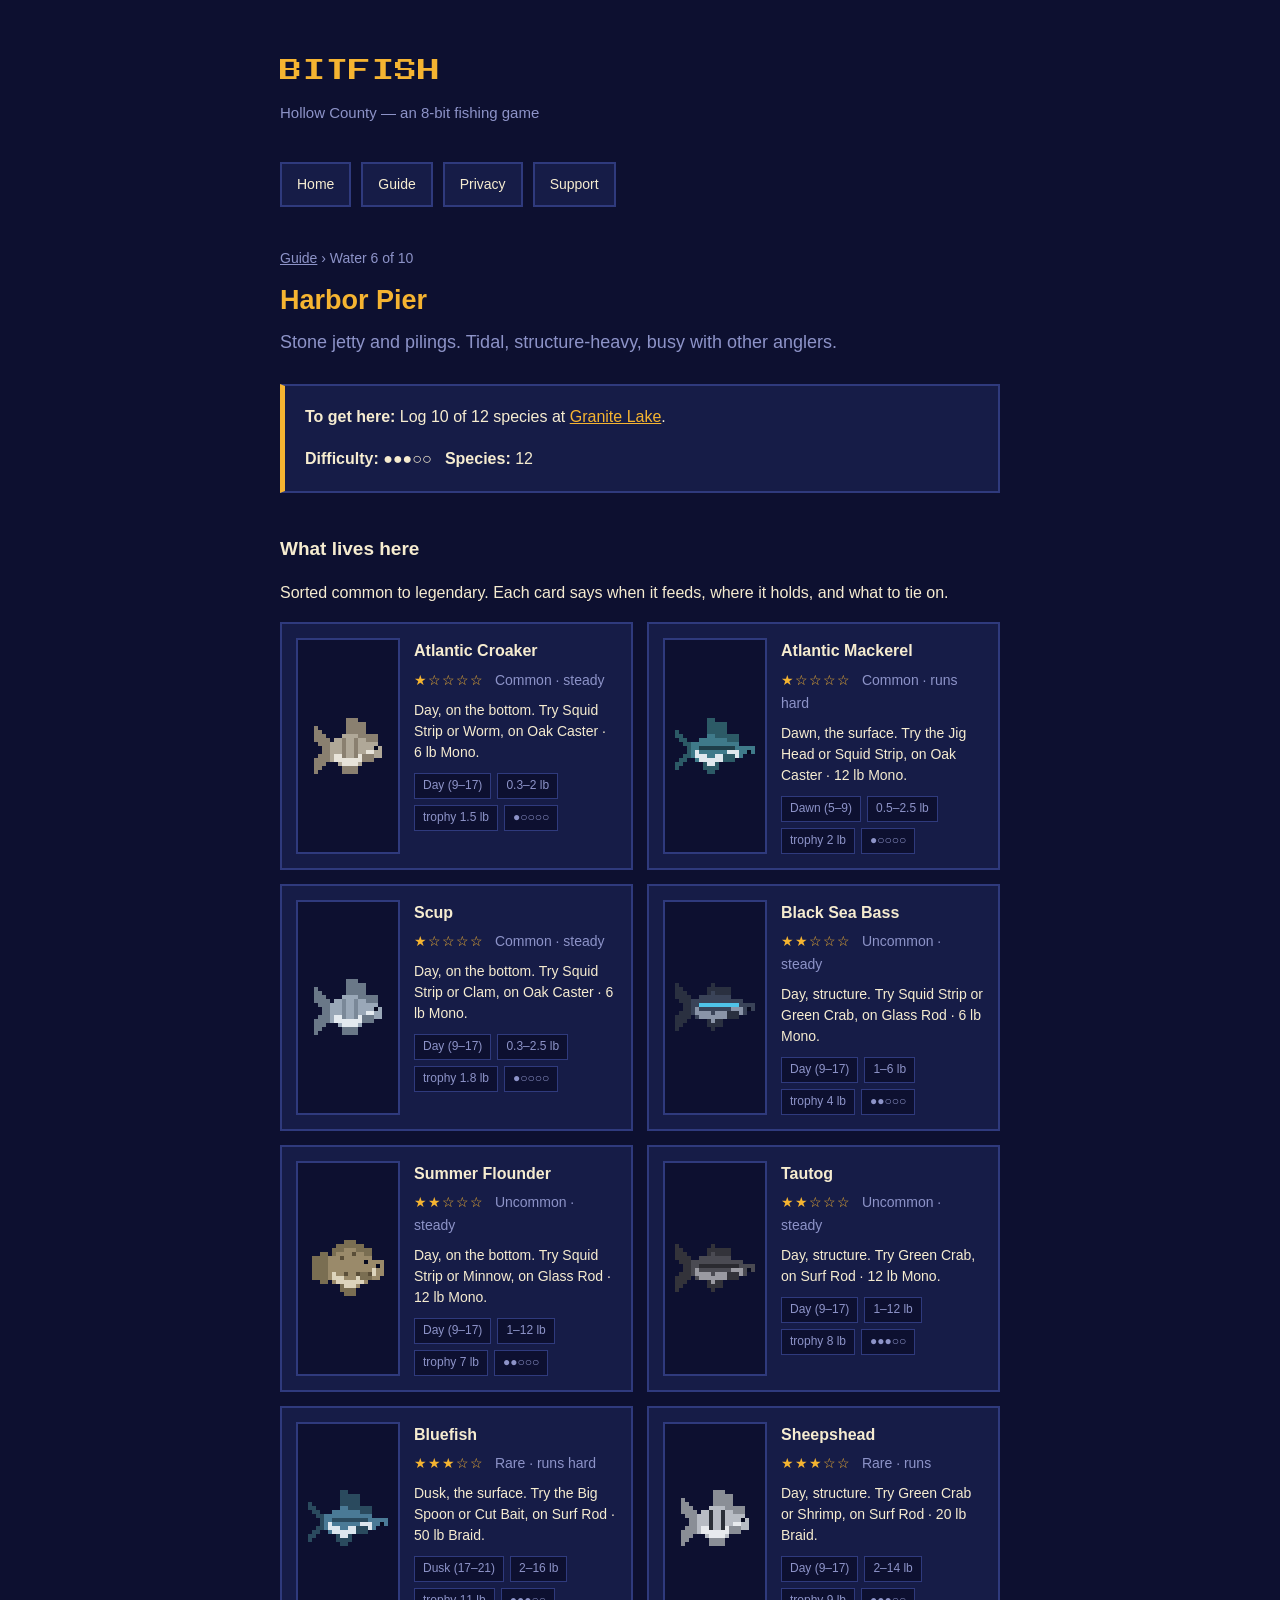
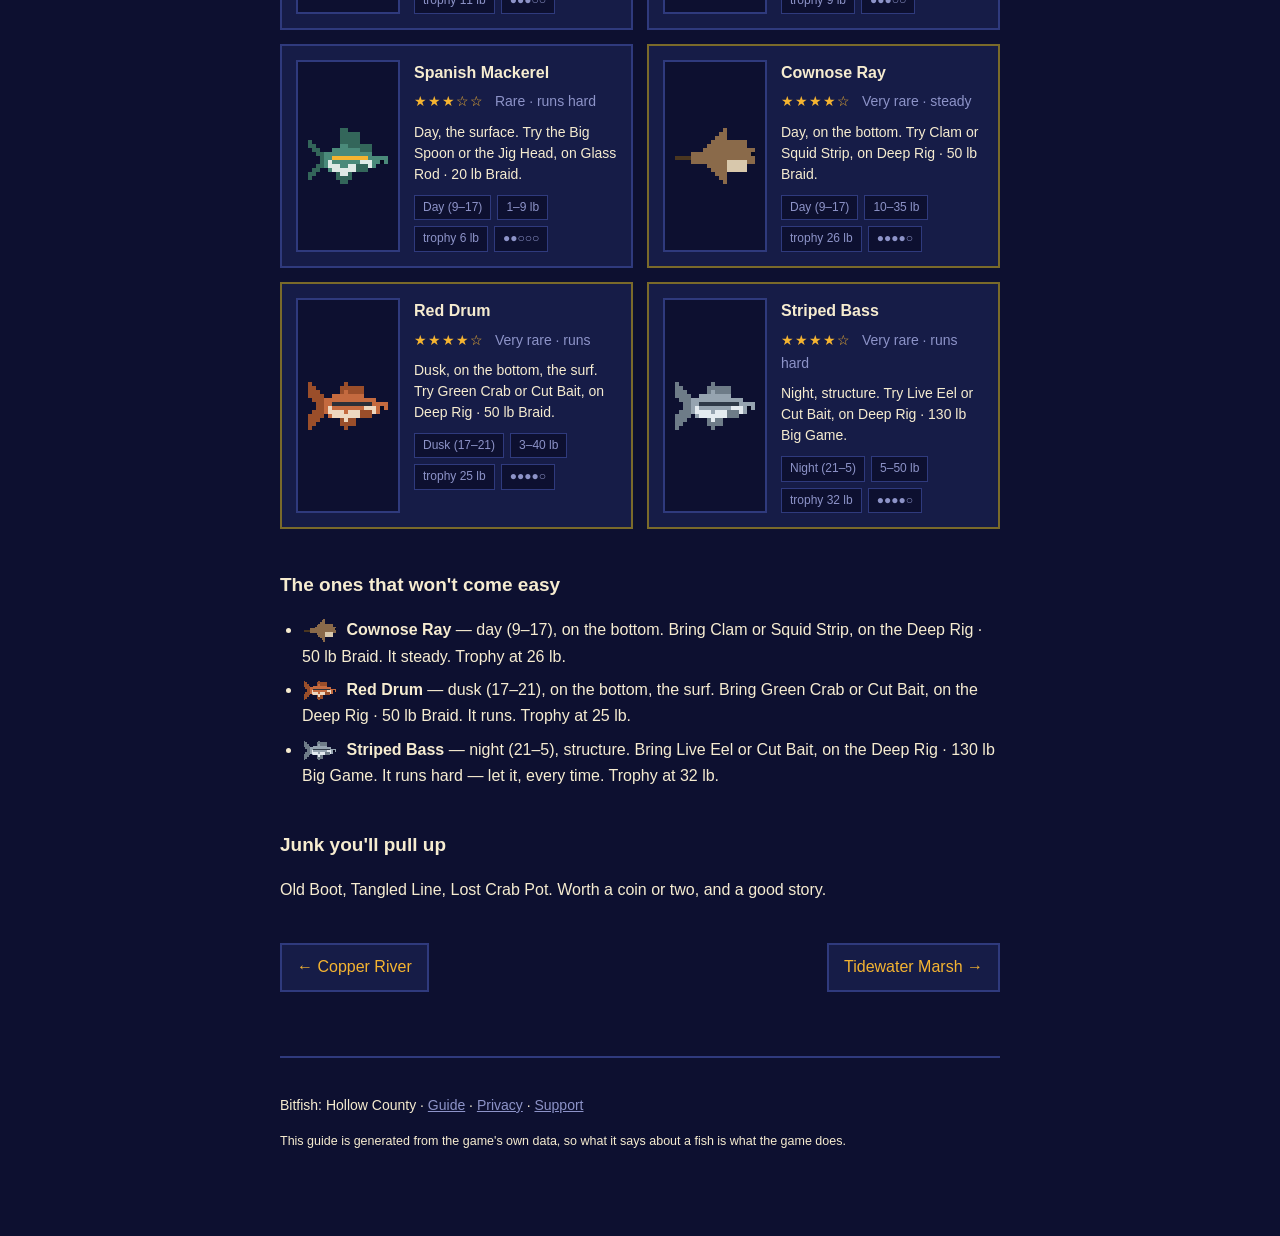
<file: guide/harbor-pier/index.html>
<!doctype html>
<html lang="en">
<head>
<meta charset="utf-8">
<meta name="viewport" content="width=device-width, initial-scale=1">
<title>Harbor Pier — Angler's Guide — Bitfish: Hollow County</title>
<meta name="description" content="Stone jetty and pilings. Tidal, structure-heavy, busy with other anglers. Every species, when it feeds, what it takes.">
<link rel="preconnect" href="https://fonts.googleapis.com">
<link rel="preconnect" href="https://fonts.gstatic.com" crossorigin>
<link href="https://fonts.googleapis.com/css2?family=Press+Start+2P&display=swap" rel="stylesheet">
<link rel="stylesheet" href="../../assets/style.css?v=3">
</head>
<body>
<div class="wrap">
<header>
  <p class="brand">BITFISH</p>
  <p class="tag">Hollow County &mdash; an 8-bit fishing game</p>
</header>
<nav>
  <a href="../../">Home</a>
  <a href="../../guide/">Guide</a>
  <a href="../../privacy/">Privacy</a>
  <a href="../../support/">Support</a>
</nav>

<p class="crumb"><a href="../">Guide</a> &rsaquo; Water 6 of 10</p>
<h1>Harbor Pier</h1>
<p class="lede">Stone jetty and pilings. Tidal, structure-heavy, busy with other anglers.</p>
<div class="card">
  <p><strong>To get here:</strong> Log 10 of 12 species at <a href="../granite-lake/">Granite Lake</a>.</p>
  <p><strong>Difficulty:</strong> ●●●○○ &nbsp; <strong>Species:</strong> 12</p>
</div>

<h2>What lives here</h2>
<p class="sub">Sorted common to legendary. Each card says when it feeds, where it holds, and what to tie on.</p>
<div class="fishgrid">
<article class="fishcard r1">
  <div class="art"><svg class="fish" width="76" height="64" viewBox="-1 -2 19 16" shape-rendering="crispEdges" role="img" aria-label="atlantic-croaker"><rect x="0" y="1" width="1" height="4" fill="#8a8070"/><rect x="0" y="9" width="1" height="4" fill="#8a8070"/><rect x="1" y="2" width="1" height="4" fill="#8a8070"/><rect x="1" y="8" width="1" height="4" fill="#8a8070"/><rect x="2" y="3" width="1" height="8" fill="#8a8070"/><rect x="3" y="4" width="1" height="6" fill="#8a8070"/><rect x="4" y="5" width="1" height="5" fill="#b0a898"/><rect x="5" y="4" width="1" height="6" fill="#b0a898"/><rect x="6" y="4" width="1" height="7" fill="#b0a898"/><rect x="7" y="3" width="1" height="8" fill="#b0a898"/><rect x="8" y="3" width="1" height="9" fill="#b0a898"/><rect x="9" y="3" width="1" height="8" fill="#b0a898"/><rect x="10" y="3" width="1" height="8" fill="#b0a898"/><rect x="11" y="4" width="1" height="7" fill="#b0a898"/><rect x="12" y="4" width="1" height="6" fill="#b0a898"/><rect x="13" y="5" width="1" height="5" fill="#b0a898"/><rect x="14" y="5" width="1" height="5" fill="#b0a898"/><rect x="15" y="5" width="1" height="4" fill="#b0a898"/><rect x="5" y="8" width="1" height="2" fill="#e8e4da"/><rect x="6" y="8" width="1" height="2" fill="#e8e4da"/><rect x="7" y="9" width="1" height="2" fill="#e8e4da"/><rect x="8" y="9" width="1" height="2" fill="#e8e4da"/><rect x="9" y="9" width="1" height="2" fill="#e8e4da"/><rect x="10" y="9" width="1" height="2" fill="#e8e4da"/><rect x="11" y="8" width="1" height="2" fill="#e8e4da"/><rect x="12" y="8" width="1" height="2" fill="#e8e4da"/><rect x="13" y="7" width="1" height="2" fill="#e8e4da"/><rect x="14" y="7" width="1" height="2" fill="#e8e4da"/><rect x="16" y="6" width="1" height="3" fill="#b0a898"/><rect x="8" y="-1" width="1" height="4" fill="#8a8070"/><rect x="9" y="-1" width="1" height="4" fill="#8a8070"/><rect x="10" y="-1" width="1" height="4" fill="#8a8070"/><rect x="11" y="0" width="1" height="4" fill="#8a8070"/><rect x="12" y="0" width="1" height="4" fill="#8a8070"/><rect x="13" y="3" width="1" height="2" fill="#8a8070"/><rect x="14" y="3" width="1" height="2" fill="#8a8070"/><rect x="15" y="3" width="1" height="2" fill="#8a8070"/><rect x="7" y="11" width="1" height="2" fill="#8a8070"/><rect x="8" y="11" width="1" height="2" fill="#8a8070"/><rect x="9" y="11" width="1" height="2" fill="#8a8070"/><rect x="10" y="11" width="1" height="2" fill="#8a8070"/><rect x="12" y="8" width="3" height="2" fill="#8a8070"/><rect x="7" y="4" width="1" height="5" fill="#8a8070"/><rect x="10" y="4" width="1" height="5" fill="#8a8070"/><rect x="15" y="6" width="1" height="1" fill="#070a1f"/></svg></div>
  <div class="meta">
    <h3>Atlantic Croaker</h3>
    <p class="stars">★☆☆☆☆ <span class="sub">Common · steady</span></p>
    <p class="hint">Day, on the bottom. Try Squid Strip or Worm, on Oak Caster · 6 lb Mono.</p>
    <p class="chips">
      <span>Day (9–17)</span>
      <span>0.3–2 lb</span>
      <span>trophy 1.5 lb</span>
      <span title="Fight">●○○○○</span>
    </p>
  </div>
</article>
<article class="fishcard r1">
  <div class="art"><svg class="fish" width="88" height="64" viewBox="-1 -2 22 16" shape-rendering="crispEdges" role="img" aria-label="atlantic-mackerel"><rect x="0" y="2" width="1" height="2" fill="#2c5a66"/><rect x="0" y="10" width="1" height="2" fill="#2c5a66"/><rect x="1" y="3" width="1" height="2" fill="#2c5a66"/><rect x="1" y="9" width="1" height="2" fill="#2c5a66"/><rect x="2" y="4" width="1" height="2" fill="#2c5a66"/><rect x="2" y="8" width="1" height="2" fill="#2c5a66"/><rect x="3" y="5" width="1" height="4" fill="#2c5a66"/><rect x="4" y="5" width="1" height="4" fill="#3f7a8a"/><rect x="5" y="5" width="1" height="5" fill="#3f7a8a"/><rect x="6" y="4" width="1" height="6" fill="#3f7a8a"/><rect x="7" y="4" width="1" height="7" fill="#3f7a8a"/><rect x="8" y="3" width="1" height="8" fill="#3f7a8a"/><rect x="9" y="3" width="1" height="8" fill="#3f7a8a"/><rect x="10" y="4" width="1" height="7" fill="#3f7a8a"/><rect x="11" y="4" width="1" height="6" fill="#3f7a8a"/><rect x="12" y="4" width="1" height="6" fill="#3f7a8a"/><rect x="13" y="5" width="1" height="5" fill="#3f7a8a"/><rect x="14" y="5" width="1" height="5" fill="#3f7a8a"/><rect x="15" y="5" width="1" height="4" fill="#3f7a8a"/><rect x="16" y="6" width="1" height="3" fill="#3f7a8a"/><rect x="5" y="7" width="1" height="2" fill="#dfe8ee"/><rect x="6" y="8" width="1" height="2" fill="#dfe8ee"/><rect x="7" y="8" width="1" height="2" fill="#dfe8ee"/><rect x="8" y="9" width="1" height="2" fill="#dfe8ee"/><rect x="9" y="9" width="1" height="2" fill="#dfe8ee"/><rect x="10" y="8" width="1" height="2" fill="#dfe8ee"/><rect x="11" y="8" width="1" height="2" fill="#dfe8ee"/><rect x="12" y="8" width="1" height="2" fill="#dfe8ee"/><rect x="13" y="7" width="1" height="2" fill="#dfe8ee"/><rect x="14" y="7" width="1" height="2" fill="#dfe8ee"/><rect x="15" y="7" width="1" height="2" fill="#dfe8ee"/><rect x="17" y="6" width="1" height="2" fill="#3f7a8a"/><rect x="18" y="6" width="1" height="2" fill="#3f7a8a"/><rect x="19" y="6" width="1" height="2" fill="#3f7a8a"/><rect x="8" y="-1" width="1" height="4" fill="#2c5a66"/><rect x="9" y="-1" width="1" height="4" fill="#2c5a66"/><rect x="10" y="0" width="1" height="4" fill="#2c5a66"/><rect x="11" y="0" width="1" height="4" fill="#2c5a66"/><rect x="12" y="0" width="1" height="4" fill="#2c5a66"/><rect x="13" y="3" width="1" height="2" fill="#2c5a66"/><rect x="14" y="3" width="1" height="2" fill="#2c5a66"/><rect x="15" y="3" width="1" height="2" fill="#2c5a66"/><rect x="7" y="10" width="1" height="2" fill="#2c5a66"/><rect x="8" y="11" width="1" height="2" fill="#2c5a66"/><rect x="9" y="11" width="1" height="2" fill="#2c5a66"/><rect x="10" y="10" width="1" height="2" fill="#2c5a66"/><rect x="12" y="8" width="3" height="2" fill="#2c5a66"/><rect x="6" y="6" width="1" height="1" fill="#1f3f4a"/><rect x="7" y="6" width="1" height="1" fill="#1f3f4a"/><rect x="8" y="6" width="1" height="1" fill="#1f3f4a"/><rect x="9" y="6" width="1" height="1" fill="#1f3f4a"/><rect x="10" y="6" width="1" height="1" fill="#1f3f4a"/><rect x="11" y="6" width="1" height="1" fill="#1f3f4a"/><rect x="12" y="6" width="1" height="1" fill="#1f3f4a"/><rect x="13" y="6" width="1" height="1" fill="#1f3f4a"/><rect x="14" y="6" width="1" height="1" fill="#1f3f4a"/><rect x="18" y="7" width="1" height="1" fill="#070a1f"/></svg></div>
  <div class="meta">
    <h3>Atlantic Mackerel</h3>
    <p class="stars">★☆☆☆☆ <span class="sub">Common · runs hard</span></p>
    <p class="hint">Dawn, the surface. Try the Jig Head or Squid Strip, on Oak Caster · 12 lb Mono.</p>
    <p class="chips">
      <span>Dawn (5–9)</span>
      <span>0.5–2.5 lb</span>
      <span>trophy 2 lb</span>
      <span title="Fight">●○○○○</span>
    </p>
  </div>
</article>
<article class="fishcard r1">
  <div class="art"><svg class="fish" width="76" height="64" viewBox="-1 -2 19 16" shape-rendering="crispEdges" role="img" aria-label="scup"><rect x="0" y="1" width="1" height="4" fill="#6a7888"/><rect x="0" y="9" width="1" height="4" fill="#6a7888"/><rect x="1" y="2" width="1" height="4" fill="#6a7888"/><rect x="1" y="8" width="1" height="4" fill="#6a7888"/><rect x="2" y="3" width="1" height="8" fill="#6a7888"/><rect x="3" y="4" width="1" height="6" fill="#6a7888"/><rect x="4" y="5" width="1" height="5" fill="#9aa8b8"/><rect x="5" y="4" width="1" height="6" fill="#9aa8b8"/><rect x="6" y="4" width="1" height="7" fill="#9aa8b8"/><rect x="7" y="3" width="1" height="8" fill="#9aa8b8"/><rect x="8" y="3" width="1" height="9" fill="#9aa8b8"/><rect x="9" y="3" width="1" height="8" fill="#9aa8b8"/><rect x="10" y="3" width="1" height="8" fill="#9aa8b8"/><rect x="11" y="4" width="1" height="7" fill="#9aa8b8"/><rect x="12" y="4" width="1" height="6" fill="#9aa8b8"/><rect x="13" y="5" width="1" height="5" fill="#9aa8b8"/><rect x="14" y="5" width="1" height="5" fill="#9aa8b8"/><rect x="15" y="5" width="1" height="4" fill="#9aa8b8"/><rect x="5" y="8" width="1" height="2" fill="#e4eaf0"/><rect x="6" y="8" width="1" height="2" fill="#e4eaf0"/><rect x="7" y="9" width="1" height="2" fill="#e4eaf0"/><rect x="8" y="9" width="1" height="2" fill="#e4eaf0"/><rect x="9" y="9" width="1" height="2" fill="#e4eaf0"/><rect x="10" y="9" width="1" height="2" fill="#e4eaf0"/><rect x="11" y="8" width="1" height="2" fill="#e4eaf0"/><rect x="12" y="8" width="1" height="2" fill="#e4eaf0"/><rect x="13" y="7" width="1" height="2" fill="#e4eaf0"/><rect x="14" y="7" width="1" height="2" fill="#e4eaf0"/><rect x="16" y="6" width="1" height="3" fill="#9aa8b8"/><rect x="8" y="-1" width="1" height="4" fill="#6a7888"/><rect x="9" y="-1" width="1" height="4" fill="#6a7888"/><rect x="10" y="-1" width="1" height="4" fill="#6a7888"/><rect x="11" y="0" width="1" height="4" fill="#6a7888"/><rect x="12" y="0" width="1" height="4" fill="#6a7888"/><rect x="13" y="3" width="1" height="2" fill="#6a7888"/><rect x="14" y="3" width="1" height="2" fill="#6a7888"/><rect x="15" y="3" width="1" height="2" fill="#6a7888"/><rect x="7" y="11" width="1" height="2" fill="#6a7888"/><rect x="8" y="11" width="1" height="2" fill="#6a7888"/><rect x="9" y="11" width="1" height="2" fill="#6a7888"/><rect x="10" y="11" width="1" height="2" fill="#6a7888"/><rect x="12" y="8" width="3" height="2" fill="#6a7888"/><rect x="7" y="4" width="1" height="5" fill="#7a8898"/><rect x="10" y="4" width="1" height="5" fill="#7a8898"/><rect x="15" y="6" width="1" height="1" fill="#070a1f"/></svg></div>
  <div class="meta">
    <h3>Scup</h3>
    <p class="stars">★☆☆☆☆ <span class="sub">Common · steady</span></p>
    <p class="hint">Day, on the bottom. Try Squid Strip or Clam, on Oak Caster · 6 lb Mono.</p>
    <p class="chips">
      <span>Day (9–17)</span>
      <span>0.3–2.5 lb</span>
      <span>trophy 1.8 lb</span>
      <span title="Fight">●○○○○</span>
    </p>
  </div>
</article>
<article class="fishcard r2">
  <div class="art"><svg class="fish" width="88" height="56" viewBox="-1 0 22 14" shape-rendering="crispEdges" role="img" aria-label="black-sea-bass"><rect x="0" y="1" width="1" height="4" fill="#2a3040"/><rect x="0" y="9" width="1" height="4" fill="#2a3040"/><rect x="1" y="2" width="1" height="4" fill="#2a3040"/><rect x="1" y="8" width="1" height="4" fill="#2a3040"/><rect x="2" y="3" width="1" height="8" fill="#2a3040"/><rect x="3" y="4" width="1" height="6" fill="#2a3040"/><rect x="4" y="5" width="1" height="4" fill="#3a4358"/><rect x="5" y="5" width="1" height="5" fill="#3a4358"/><rect x="6" y="4" width="1" height="6" fill="#3a4358"/><rect x="7" y="4" width="1" height="6" fill="#3a4358"/><rect x="8" y="4" width="1" height="7" fill="#3a4358"/><rect x="9" y="3" width="1" height="8" fill="#3a4358"/><rect x="10" y="4" width="1" height="7" fill="#3a4358"/><rect x="11" y="4" width="1" height="7" fill="#3a4358"/><rect x="12" y="4" width="1" height="6" fill="#3a4358"/><rect x="13" y="4" width="1" height="6" fill="#3a4358"/><rect x="14" y="5" width="1" height="5" fill="#3a4358"/><rect x="15" y="5" width="1" height="5" fill="#3a4358"/><rect x="16" y="5" width="1" height="4" fill="#3a4358"/><rect x="17" y="6" width="1" height="3" fill="#3a4358"/><rect x="5" y="7" width="1" height="2" fill="#8a94a8"/><rect x="6" y="8" width="1" height="2" fill="#8a94a8"/><rect x="7" y="8" width="1" height="2" fill="#8a94a8"/><rect x="8" y="8" width="1" height="2" fill="#8a94a8"/><rect x="9" y="9" width="1" height="2" fill="#8a94a8"/><rect x="10" y="8" width="1" height="2" fill="#8a94a8"/><rect x="11" y="8" width="1" height="2" fill="#8a94a8"/><rect x="12" y="8" width="1" height="2" fill="#8a94a8"/><rect x="13" y="8" width="1" height="2" fill="#8a94a8"/><rect x="14" y="7" width="1" height="2" fill="#8a94a8"/><rect x="15" y="7" width="1" height="2" fill="#8a94a8"/><rect x="16" y="7" width="1" height="2" fill="#8a94a8"/><rect x="18" y="6" width="1" height="2" fill="#3a4358"/><rect x="19" y="6" width="1" height="2" fill="#3a4358"/><rect x="8" y="2" width="1" height="2" fill="#2a3040"/><rect x="9" y="1" width="1" height="2" fill="#2a3040"/><rect x="10" y="2" width="1" height="2" fill="#2a3040"/><rect x="11" y="2" width="1" height="2" fill="#2a3040"/><rect x="12" y="2" width="1" height="2" fill="#2a3040"/><rect x="13" y="2" width="1" height="2" fill="#2a3040"/><rect x="8" y="10" width="1" height="2" fill="#2a3040"/><rect x="9" y="11" width="1" height="2" fill="#2a3040"/><rect x="10" y="10" width="1" height="2" fill="#2a3040"/><rect x="11" y="10" width="1" height="2" fill="#2a3040"/><rect x="13" y="8" width="3" height="2" fill="#2a3040"/><rect x="6" y="6" width="1" height="1" fill="#4fc3e8"/><rect x="7" y="6" width="1" height="1" fill="#4fc3e8"/><rect x="8" y="6" width="1" height="1" fill="#4fc3e8"/><rect x="9" y="6" width="1" height="1" fill="#4fc3e8"/><rect x="10" y="6" width="1" height="1" fill="#4fc3e8"/><rect x="11" y="6" width="1" height="1" fill="#4fc3e8"/><rect x="12" y="6" width="1" height="1" fill="#4fc3e8"/><rect x="13" y="6" width="1" height="1" fill="#4fc3e8"/><rect x="14" y="6" width="1" height="1" fill="#4fc3e8"/><rect x="15" y="6" width="1" height="1" fill="#4fc3e8"/><rect x="18" y="7" width="1" height="1" fill="#070a1f"/></svg></div>
  <div class="meta">
    <h3>Black Sea Bass</h3>
    <p class="stars">★★☆☆☆ <span class="sub">Uncommon · steady</span></p>
    <p class="hint">Day, structure. Try Squid Strip or Green Crab, on Glass Rod · 6 lb Mono.</p>
    <p class="chips">
      <span>Day (9–17)</span>
      <span>1–6 lb</span>
      <span>trophy 4 lb</span>
      <span title="Fight">●●○○○</span>
    </p>
  </div>
</article>
<article class="fishcard r2">
  <div class="art"><svg class="fish" width="80" height="64" viewBox="-1 -1 20 16" shape-rendering="crispEdges" role="img" aria-label="summer-flounder"><rect x="0" y="4" width="1" height="6" fill="#7a6e52"/><rect x="1" y="4" width="1" height="6" fill="#7a6e52"/><rect x="2" y="3" width="1" height="8" fill="#7a6e52"/><rect x="3" y="3" width="1" height="8" fill="#7a6e52"/><rect x="4" y="4" width="1" height="6" fill="#9a8a6a"/><rect x="5" y="4" width="1" height="7" fill="#9a8a6a"/><rect x="6" y="3" width="1" height="8" fill="#9a8a6a"/><rect x="7" y="3" width="1" height="9" fill="#9a8a6a"/><rect x="8" y="2" width="1" height="10" fill="#9a8a6a"/><rect x="9" y="2" width="1" height="11" fill="#9a8a6a"/><rect x="10" y="2" width="1" height="10" fill="#9a8a6a"/><rect x="11" y="3" width="1" height="9" fill="#9a8a6a"/><rect x="12" y="3" width="1" height="8" fill="#9a8a6a"/><rect x="13" y="4" width="1" height="7" fill="#9a8a6a"/><rect x="14" y="4" width="1" height="6" fill="#9a8a6a"/><rect x="15" y="5" width="1" height="5" fill="#9a8a6a"/><rect x="16" y="5" width="1" height="5" fill="#9a8a6a"/><rect x="5" y="8" width="1" height="2" fill="#ddd4bc"/><rect x="6" y="9" width="1" height="2" fill="#ddd4bc"/><rect x="7" y="9" width="1" height="2" fill="#ddd4bc"/><rect x="8" y="10" width="1" height="2" fill="#ddd4bc"/><rect x="9" y="10" width="1" height="2" fill="#ddd4bc"/><rect x="10" y="10" width="1" height="2" fill="#ddd4bc"/><rect x="11" y="9" width="1" height="2" fill="#ddd4bc"/><rect x="12" y="9" width="1" height="2" fill="#ddd4bc"/><rect x="13" y="8" width="1" height="2" fill="#ddd4bc"/><rect x="14" y="8" width="1" height="2" fill="#ddd4bc"/><rect x="15" y="7" width="1" height="2" fill="#ddd4bc"/><rect x="17" y="5" width="1" height="4" fill="#9a8a6a"/><rect x="5" y="2" width="1" height="2" fill="#7a6e52"/><rect x="6" y="1" width="1" height="2" fill="#7a6e52"/><rect x="7" y="1" width="1" height="2" fill="#7a6e52"/><rect x="8" y="0" width="1" height="2" fill="#7a6e52"/><rect x="9" y="0" width="1" height="2" fill="#7a6e52"/><rect x="10" y="0" width="1" height="2" fill="#7a6e52"/><rect x="11" y="1" width="1" height="2" fill="#7a6e52"/><rect x="12" y="1" width="1" height="2" fill="#7a6e52"/><rect x="13" y="2" width="1" height="2" fill="#7a6e52"/><rect x="14" y="2" width="1" height="2" fill="#7a6e52"/><rect x="7" y="11" width="1" height="2" fill="#7a6e52"/><rect x="8" y="12" width="1" height="2" fill="#7a6e52"/><rect x="9" y="12" width="1" height="2" fill="#7a6e52"/><rect x="10" y="12" width="1" height="2" fill="#7a6e52"/><rect x="12" y="8" width="3" height="2" fill="#7a6e52"/><rect x="7" y="4" width="1" height="1" fill="#5a4e38"/><rect x="8" y="8" width="1" height="1" fill="#5a4e38"/><rect x="10" y="3" width="1" height="1" fill="#5a4e38"/><rect x="11" y="8" width="1" height="1" fill="#5a4e38"/><rect x="13" y="5" width="1" height="1" fill="#5a4e38"/><rect x="14" y="8" width="1" height="1" fill="#5a4e38"/><rect x="16" y="6" width="1" height="1" fill="#070a1f"/><rect x="13" y="5" width="1" height="1" fill="#070a1f"/></svg></div>
  <div class="meta">
    <h3>Summer Flounder</h3>
    <p class="stars">★★☆☆☆ <span class="sub">Uncommon · steady</span></p>
    <p class="hint">Day, on the bottom. Try Squid Strip or Minnow, on Glass Rod · 12 lb Mono.</p>
    <p class="chips">
      <span>Day (9–17)</span>
      <span>1–12 lb</span>
      <span>trophy 7 lb</span>
      <span title="Fight">●●○○○</span>
    </p>
  </div>
</article>
<article class="fishcard r2">
  <div class="art"><svg class="fish" width="88" height="56" viewBox="-1 0 22 14" shape-rendering="crispEdges" role="img" aria-label="tautog"><rect x="0" y="1" width="1" height="4" fill="#33333a"/><rect x="0" y="9" width="1" height="4" fill="#33333a"/><rect x="1" y="2" width="1" height="4" fill="#33333a"/><rect x="1" y="8" width="1" height="4" fill="#33333a"/><rect x="2" y="3" width="1" height="8" fill="#33333a"/><rect x="3" y="4" width="1" height="6" fill="#33333a"/><rect x="4" y="5" width="1" height="4" fill="#4a4a52"/><rect x="5" y="5" width="1" height="5" fill="#4a4a52"/><rect x="6" y="4" width="1" height="6" fill="#4a4a52"/><rect x="7" y="4" width="1" height="6" fill="#4a4a52"/><rect x="8" y="4" width="1" height="7" fill="#4a4a52"/><rect x="9" y="3" width="1" height="8" fill="#4a4a52"/><rect x="10" y="4" width="1" height="7" fill="#4a4a52"/><rect x="11" y="4" width="1" height="7" fill="#4a4a52"/><rect x="12" y="4" width="1" height="6" fill="#4a4a52"/><rect x="13" y="4" width="1" height="6" fill="#4a4a52"/><rect x="14" y="5" width="1" height="5" fill="#4a4a52"/><rect x="15" y="5" width="1" height="5" fill="#4a4a52"/><rect x="16" y="5" width="1" height="4" fill="#4a4a52"/><rect x="17" y="6" width="1" height="3" fill="#4a4a52"/><rect x="5" y="7" width="1" height="2" fill="#9a9aa2"/><rect x="6" y="8" width="1" height="2" fill="#9a9aa2"/><rect x="7" y="8" width="1" height="2" fill="#9a9aa2"/><rect x="8" y="8" width="1" height="2" fill="#9a9aa2"/><rect x="9" y="9" width="1" height="2" fill="#9a9aa2"/><rect x="10" y="8" width="1" height="2" fill="#9a9aa2"/><rect x="11" y="8" width="1" height="2" fill="#9a9aa2"/><rect x="12" y="8" width="1" height="2" fill="#9a9aa2"/><rect x="13" y="8" width="1" height="2" fill="#9a9aa2"/><rect x="14" y="7" width="1" height="2" fill="#9a9aa2"/><rect x="15" y="7" width="1" height="2" fill="#9a9aa2"/><rect x="16" y="7" width="1" height="2" fill="#9a9aa2"/><rect x="18" y="6" width="1" height="2" fill="#4a4a52"/><rect x="19" y="6" width="1" height="2" fill="#4a4a52"/><rect x="8" y="2" width="1" height="2" fill="#33333a"/><rect x="9" y="1" width="1" height="2" fill="#33333a"/><rect x="10" y="2" width="1" height="2" fill="#33333a"/><rect x="11" y="2" width="1" height="2" fill="#33333a"/><rect x="12" y="2" width="1" height="2" fill="#33333a"/><rect x="13" y="2" width="1" height="2" fill="#33333a"/><rect x="8" y="10" width="1" height="2" fill="#33333a"/><rect x="9" y="11" width="1" height="2" fill="#33333a"/><rect x="10" y="10" width="1" height="2" fill="#33333a"/><rect x="11" y="10" width="1" height="2" fill="#33333a"/><rect x="13" y="8" width="3" height="2" fill="#33333a"/><rect x="6" y="6" width="1" height="1" fill="#2a2a30"/><rect x="7" y="6" width="1" height="1" fill="#2a2a30"/><rect x="8" y="6" width="1" height="1" fill="#2a2a30"/><rect x="9" y="6" width="1" height="1" fill="#2a2a30"/><rect x="10" y="6" width="1" height="1" fill="#2a2a30"/><rect x="11" y="6" width="1" height="1" fill="#2a2a30"/><rect x="12" y="6" width="1" height="1" fill="#2a2a30"/><rect x="13" y="6" width="1" height="1" fill="#2a2a30"/><rect x="14" y="6" width="1" height="1" fill="#2a2a30"/><rect x="15" y="6" width="1" height="1" fill="#2a2a30"/><rect x="18" y="7" width="1" height="1" fill="#070a1f"/></svg></div>
  <div class="meta">
    <h3>Tautog</h3>
    <p class="stars">★★☆☆☆ <span class="sub">Uncommon · steady</span></p>
    <p class="hint">Day, structure. Try Green Crab, on Surf Rod · 12 lb Mono.</p>
    <p class="chips">
      <span>Day (9–17)</span>
      <span>1–12 lb</span>
      <span>trophy 8 lb</span>
      <span title="Fight">●●●○○</span>
    </p>
  </div>
</article>
<article class="fishcard r3">
  <div class="art"><svg class="fish" width="88" height="64" viewBox="-1 -2 22 16" shape-rendering="crispEdges" role="img" aria-label="bluefish"><rect x="0" y="2" width="1" height="2" fill="#2a4a5e"/><rect x="0" y="10" width="1" height="2" fill="#2a4a5e"/><rect x="1" y="3" width="1" height="2" fill="#2a4a5e"/><rect x="1" y="9" width="1" height="2" fill="#2a4a5e"/><rect x="2" y="4" width="1" height="2" fill="#2a4a5e"/><rect x="2" y="8" width="1" height="2" fill="#2a4a5e"/><rect x="3" y="5" width="1" height="4" fill="#2a4a5e"/><rect x="4" y="5" width="1" height="4" fill="#4a7a96"/><rect x="5" y="5" width="1" height="5" fill="#4a7a96"/><rect x="6" y="4" width="1" height="6" fill="#4a7a96"/><rect x="7" y="4" width="1" height="7" fill="#4a7a96"/><rect x="8" y="3" width="1" height="8" fill="#4a7a96"/><rect x="9" y="3" width="1" height="8" fill="#4a7a96"/><rect x="10" y="4" width="1" height="7" fill="#4a7a96"/><rect x="11" y="4" width="1" height="6" fill="#4a7a96"/><rect x="12" y="4" width="1" height="6" fill="#4a7a96"/><rect x="13" y="5" width="1" height="5" fill="#4a7a96"/><rect x="14" y="5" width="1" height="5" fill="#4a7a96"/><rect x="15" y="5" width="1" height="4" fill="#4a7a96"/><rect x="16" y="6" width="1" height="3" fill="#4a7a96"/><rect x="5" y="7" width="1" height="2" fill="#dde6ee"/><rect x="6" y="8" width="1" height="2" fill="#dde6ee"/><rect x="7" y="8" width="1" height="2" fill="#dde6ee"/><rect x="8" y="9" width="1" height="2" fill="#dde6ee"/><rect x="9" y="9" width="1" height="2" fill="#dde6ee"/><rect x="10" y="8" width="1" height="2" fill="#dde6ee"/><rect x="11" y="8" width="1" height="2" fill="#dde6ee"/><rect x="12" y="8" width="1" height="2" fill="#dde6ee"/><rect x="13" y="7" width="1" height="2" fill="#dde6ee"/><rect x="14" y="7" width="1" height="2" fill="#dde6ee"/><rect x="15" y="7" width="1" height="2" fill="#dde6ee"/><rect x="17" y="6" width="1" height="2" fill="#4a7a96"/><rect x="18" y="6" width="1" height="2" fill="#4a7a96"/><rect x="19" y="6" width="1" height="2" fill="#4a7a96"/><rect x="8" y="-1" width="1" height="4" fill="#2a4a5e"/><rect x="9" y="-1" width="1" height="4" fill="#2a4a5e"/><rect x="10" y="0" width="1" height="4" fill="#2a4a5e"/><rect x="11" y="0" width="1" height="4" fill="#2a4a5e"/><rect x="12" y="0" width="1" height="4" fill="#2a4a5e"/><rect x="13" y="3" width="1" height="2" fill="#2a4a5e"/><rect x="14" y="3" width="1" height="2" fill="#2a4a5e"/><rect x="15" y="3" width="1" height="2" fill="#2a4a5e"/><rect x="7" y="10" width="1" height="2" fill="#2a4a5e"/><rect x="8" y="11" width="1" height="2" fill="#2a4a5e"/><rect x="9" y="11" width="1" height="2" fill="#2a4a5e"/><rect x="10" y="10" width="1" height="2" fill="#2a4a5e"/><rect x="12" y="8" width="3" height="2" fill="#2a4a5e"/><rect x="6" y="6" width="1" height="1" fill="#2a4a5e"/><rect x="7" y="6" width="1" height="1" fill="#2a4a5e"/><rect x="8" y="6" width="1" height="1" fill="#2a4a5e"/><rect x="9" y="6" width="1" height="1" fill="#2a4a5e"/><rect x="10" y="6" width="1" height="1" fill="#2a4a5e"/><rect x="11" y="6" width="1" height="1" fill="#2a4a5e"/><rect x="12" y="6" width="1" height="1" fill="#2a4a5e"/><rect x="13" y="6" width="1" height="1" fill="#2a4a5e"/><rect x="14" y="6" width="1" height="1" fill="#2a4a5e"/><rect x="18" y="7" width="1" height="1" fill="#070a1f"/></svg></div>
  <div class="meta">
    <h3>Bluefish</h3>
    <p class="stars">★★★☆☆ <span class="sub">Rare · runs hard</span></p>
    <p class="hint">Dusk, the surface. Try the Big Spoon or Cut Bait, on Surf Rod · 50 lb Braid.</p>
    <p class="chips">
      <span>Dusk (17–21)</span>
      <span>2–16 lb</span>
      <span>trophy 11 lb</span>
      <span title="Fight">●●●○○</span>
    </p>
  </div>
</article>
<article class="fishcard r3">
  <div class="art"><svg class="fish" width="76" height="64" viewBox="-1 -2 19 16" shape-rendering="crispEdges" role="img" aria-label="sheepshead"><rect x="0" y="1" width="1" height="4" fill="#8a8e96"/><rect x="0" y="9" width="1" height="4" fill="#8a8e96"/><rect x="1" y="2" width="1" height="4" fill="#8a8e96"/><rect x="1" y="8" width="1" height="4" fill="#8a8e96"/><rect x="2" y="3" width="1" height="8" fill="#8a8e96"/><rect x="3" y="4" width="1" height="6" fill="#8a8e96"/><rect x="4" y="5" width="1" height="5" fill="#b8bcc4"/><rect x="5" y="4" width="1" height="6" fill="#b8bcc4"/><rect x="6" y="4" width="1" height="7" fill="#b8bcc4"/><rect x="7" y="3" width="1" height="8" fill="#b8bcc4"/><rect x="8" y="3" width="1" height="9" fill="#b8bcc4"/><rect x="9" y="3" width="1" height="8" fill="#b8bcc4"/><rect x="10" y="3" width="1" height="8" fill="#b8bcc4"/><rect x="11" y="4" width="1" height="7" fill="#b8bcc4"/><rect x="12" y="4" width="1" height="6" fill="#b8bcc4"/><rect x="13" y="5" width="1" height="5" fill="#b8bcc4"/><rect x="14" y="5" width="1" height="5" fill="#b8bcc4"/><rect x="15" y="5" width="1" height="4" fill="#b8bcc4"/><rect x="5" y="8" width="1" height="2" fill="#e8eaee"/><rect x="6" y="8" width="1" height="2" fill="#e8eaee"/><rect x="7" y="9" width="1" height="2" fill="#e8eaee"/><rect x="8" y="9" width="1" height="2" fill="#e8eaee"/><rect x="9" y="9" width="1" height="2" fill="#e8eaee"/><rect x="10" y="9" width="1" height="2" fill="#e8eaee"/><rect x="11" y="8" width="1" height="2" fill="#e8eaee"/><rect x="12" y="8" width="1" height="2" fill="#e8eaee"/><rect x="13" y="7" width="1" height="2" fill="#e8eaee"/><rect x="14" y="7" width="1" height="2" fill="#e8eaee"/><rect x="16" y="6" width="1" height="3" fill="#b8bcc4"/><rect x="8" y="-1" width="1" height="4" fill="#8a8e96"/><rect x="9" y="-1" width="1" height="4" fill="#8a8e96"/><rect x="10" y="-1" width="1" height="4" fill="#8a8e96"/><rect x="11" y="0" width="1" height="4" fill="#8a8e96"/><rect x="12" y="0" width="1" height="4" fill="#8a8e96"/><rect x="13" y="3" width="1" height="2" fill="#8a8e96"/><rect x="14" y="3" width="1" height="2" fill="#8a8e96"/><rect x="15" y="3" width="1" height="2" fill="#8a8e96"/><rect x="7" y="11" width="1" height="2" fill="#8a8e96"/><rect x="8" y="11" width="1" height="2" fill="#8a8e96"/><rect x="9" y="11" width="1" height="2" fill="#8a8e96"/><rect x="10" y="11" width="1" height="2" fill="#8a8e96"/><rect x="12" y="8" width="3" height="2" fill="#8a8e96"/><rect x="7" y="4" width="1" height="5" fill="#2b2f38"/><rect x="10" y="4" width="1" height="5" fill="#2b2f38"/><rect x="15" y="6" width="1" height="1" fill="#070a1f"/></svg></div>
  <div class="meta">
    <h3>Sheepshead</h3>
    <p class="stars">★★★☆☆ <span class="sub">Rare · runs</span></p>
    <p class="hint">Day, structure. Try Green Crab or Shrimp, on Surf Rod · 20 lb Braid.</p>
    <p class="chips">
      <span>Day (9–17)</span>
      <span>2–14 lb</span>
      <span>trophy 9 lb</span>
      <span title="Fight">●●●○○</span>
    </p>
  </div>
</article>
<article class="fishcard r3">
  <div class="art"><svg class="fish" width="88" height="64" viewBox="-1 -2 22 16" shape-rendering="crispEdges" role="img" aria-label="spanish-mackerel"><rect x="0" y="2" width="1" height="2" fill="#33665a"/><rect x="0" y="10" width="1" height="2" fill="#33665a"/><rect x="1" y="3" width="1" height="2" fill="#33665a"/><rect x="1" y="9" width="1" height="2" fill="#33665a"/><rect x="2" y="4" width="1" height="2" fill="#33665a"/><rect x="2" y="8" width="1" height="2" fill="#33665a"/><rect x="3" y="5" width="1" height="4" fill="#33665a"/><rect x="4" y="5" width="1" height="4" fill="#4a8a7a"/><rect x="5" y="5" width="1" height="5" fill="#4a8a7a"/><rect x="6" y="4" width="1" height="6" fill="#4a8a7a"/><rect x="7" y="4" width="1" height="7" fill="#4a8a7a"/><rect x="8" y="3" width="1" height="8" fill="#4a8a7a"/><rect x="9" y="3" width="1" height="8" fill="#4a8a7a"/><rect x="10" y="4" width="1" height="7" fill="#4a8a7a"/><rect x="11" y="4" width="1" height="6" fill="#4a8a7a"/><rect x="12" y="4" width="1" height="6" fill="#4a8a7a"/><rect x="13" y="5" width="1" height="5" fill="#4a8a7a"/><rect x="14" y="5" width="1" height="5" fill="#4a8a7a"/><rect x="15" y="5" width="1" height="4" fill="#4a8a7a"/><rect x="16" y="6" width="1" height="3" fill="#4a8a7a"/><rect x="5" y="7" width="1" height="2" fill="#dfeae6"/><rect x="6" y="8" width="1" height="2" fill="#dfeae6"/><rect x="7" y="8" width="1" height="2" fill="#dfeae6"/><rect x="8" y="9" width="1" height="2" fill="#dfeae6"/><rect x="9" y="9" width="1" height="2" fill="#dfeae6"/><rect x="10" y="8" width="1" height="2" fill="#dfeae6"/><rect x="11" y="8" width="1" height="2" fill="#dfeae6"/><rect x="12" y="8" width="1" height="2" fill="#dfeae6"/><rect x="13" y="7" width="1" height="2" fill="#dfeae6"/><rect x="14" y="7" width="1" height="2" fill="#dfeae6"/><rect x="15" y="7" width="1" height="2" fill="#dfeae6"/><rect x="17" y="6" width="1" height="2" fill="#4a8a7a"/><rect x="18" y="6" width="1" height="2" fill="#4a8a7a"/><rect x="19" y="6" width="1" height="2" fill="#4a8a7a"/><rect x="8" y="-1" width="1" height="4" fill="#33665a"/><rect x="9" y="-1" width="1" height="4" fill="#33665a"/><rect x="10" y="0" width="1" height="4" fill="#33665a"/><rect x="11" y="0" width="1" height="4" fill="#33665a"/><rect x="12" y="0" width="1" height="4" fill="#33665a"/><rect x="13" y="3" width="1" height="2" fill="#33665a"/><rect x="14" y="3" width="1" height="2" fill="#33665a"/><rect x="15" y="3" width="1" height="2" fill="#33665a"/><rect x="7" y="10" width="1" height="2" fill="#33665a"/><rect x="8" y="11" width="1" height="2" fill="#33665a"/><rect x="9" y="11" width="1" height="2" fill="#33665a"/><rect x="10" y="10" width="1" height="2" fill="#33665a"/><rect x="12" y="8" width="3" height="2" fill="#33665a"/><rect x="6" y="6" width="1" height="1" fill="#f5b431"/><rect x="7" y="6" width="1" height="1" fill="#f5b431"/><rect x="8" y="6" width="1" height="1" fill="#f5b431"/><rect x="9" y="6" width="1" height="1" fill="#f5b431"/><rect x="10" y="6" width="1" height="1" fill="#f5b431"/><rect x="11" y="6" width="1" height="1" fill="#f5b431"/><rect x="12" y="6" width="1" height="1" fill="#f5b431"/><rect x="13" y="6" width="1" height="1" fill="#f5b431"/><rect x="14" y="6" width="1" height="1" fill="#f5b431"/><rect x="18" y="7" width="1" height="1" fill="#070a1f"/></svg></div>
  <div class="meta">
    <h3>Spanish Mackerel</h3>
    <p class="stars">★★★☆☆ <span class="sub">Rare · runs hard</span></p>
    <p class="hint">Day, the surface. Try the Big Spoon or the Jig Head, on Glass Rod · 20 lb Braid.</p>
    <p class="chips">
      <span>Day (9–17)</span>
      <span>1–9 lb</span>
      <span>trophy 6 lb</span>
      <span title="Fight">●●○○○</span>
    </p>
  </div>
</article>
<article class="fishcard r4">
  <div class="art"><svg class="fish" width="88" height="64" viewBox="-1 -1 22 16" shape-rendering="crispEdges" role="img" aria-label="cownose-ray"><rect x="6" y="6" width="1" height="2" fill="#8a6a4a"/><rect x="7" y="5" width="1" height="4" fill="#8a6a4a"/><rect x="8" y="4" width="1" height="6" fill="#8a6a4a"/><rect x="9" y="3" width="1" height="8" fill="#8a6a4a"/><rect x="10" y="2" width="1" height="10" fill="#8a6a4a"/><rect x="11" y="1" width="1" height="12" fill="#8a6a4a"/><rect x="12" y="0" width="1" height="14" fill="#8a6a4a"/><rect x="13" y="3" width="5" height="8" fill="#8a6a4a"/><rect x="13" y="8" width="5" height="3" fill="#d8c8ac"/><rect x="18" y="5" width="2" height="4" fill="#8a6a4a"/><rect x="19" y="6" width="1" height="1" fill="#070a1f"/><rect x="0" y="7" width="7" height="1" fill="#4a3620"/><rect x="4" y="6" width="3" height="3" fill="#8a6a4a"/></svg></div>
  <div class="meta">
    <h3>Cownose Ray</h3>
    <p class="stars">★★★★☆ <span class="sub">Very rare · steady</span></p>
    <p class="hint">Day, on the bottom. Try Clam or Squid Strip, on Deep Rig · 50 lb Braid.</p>
    <p class="chips">
      <span>Day (9–17)</span>
      <span>10–35 lb</span>
      <span>trophy 26 lb</span>
      <span title="Fight">●●●●○</span>
    </p>
  </div>
</article>
<article class="fishcard r4">
  <div class="art"><svg class="fish" width="88" height="56" viewBox="-1 0 22 14" shape-rendering="crispEdges" role="img" aria-label="red-drum"><rect x="0" y="1" width="1" height="4" fill="#9a4e2a"/><rect x="0" y="9" width="1" height="4" fill="#9a4e2a"/><rect x="1" y="2" width="1" height="4" fill="#9a4e2a"/><rect x="1" y="8" width="1" height="4" fill="#9a4e2a"/><rect x="2" y="3" width="1" height="8" fill="#9a4e2a"/><rect x="3" y="4" width="1" height="6" fill="#9a4e2a"/><rect x="4" y="5" width="1" height="4" fill="#c46a3f"/><rect x="5" y="5" width="1" height="5" fill="#c46a3f"/><rect x="6" y="4" width="1" height="6" fill="#c46a3f"/><rect x="7" y="4" width="1" height="6" fill="#c46a3f"/><rect x="8" y="4" width="1" height="7" fill="#c46a3f"/><rect x="9" y="3" width="1" height="8" fill="#c46a3f"/><rect x="10" y="4" width="1" height="7" fill="#c46a3f"/><rect x="11" y="4" width="1" height="7" fill="#c46a3f"/><rect x="12" y="4" width="1" height="6" fill="#c46a3f"/><rect x="13" y="4" width="1" height="6" fill="#c46a3f"/><rect x="14" y="5" width="1" height="5" fill="#c46a3f"/><rect x="15" y="5" width="1" height="5" fill="#c46a3f"/><rect x="16" y="5" width="1" height="4" fill="#c46a3f"/><rect x="17" y="6" width="1" height="3" fill="#c46a3f"/><rect x="5" y="7" width="1" height="2" fill="#eed8c0"/><rect x="6" y="8" width="1" height="2" fill="#eed8c0"/><rect x="7" y="8" width="1" height="2" fill="#eed8c0"/><rect x="8" y="8" width="1" height="2" fill="#eed8c0"/><rect x="9" y="9" width="1" height="2" fill="#eed8c0"/><rect x="10" y="8" width="1" height="2" fill="#eed8c0"/><rect x="11" y="8" width="1" height="2" fill="#eed8c0"/><rect x="12" y="8" width="1" height="2" fill="#eed8c0"/><rect x="13" y="8" width="1" height="2" fill="#eed8c0"/><rect x="14" y="7" width="1" height="2" fill="#eed8c0"/><rect x="15" y="7" width="1" height="2" fill="#eed8c0"/><rect x="16" y="7" width="1" height="2" fill="#eed8c0"/><rect x="18" y="6" width="1" height="2" fill="#c46a3f"/><rect x="19" y="6" width="1" height="2" fill="#c46a3f"/><rect x="8" y="2" width="1" height="2" fill="#9a4e2a"/><rect x="9" y="1" width="1" height="2" fill="#9a4e2a"/><rect x="10" y="2" width="1" height="2" fill="#9a4e2a"/><rect x="11" y="2" width="1" height="2" fill="#9a4e2a"/><rect x="12" y="2" width="1" height="2" fill="#9a4e2a"/><rect x="13" y="2" width="1" height="2" fill="#9a4e2a"/><rect x="8" y="10" width="1" height="2" fill="#9a4e2a"/><rect x="9" y="11" width="1" height="2" fill="#9a4e2a"/><rect x="10" y="10" width="1" height="2" fill="#9a4e2a"/><rect x="11" y="10" width="1" height="2" fill="#9a4e2a"/><rect x="13" y="8" width="3" height="2" fill="#9a4e2a"/><rect x="6" y="6" width="1" height="1" fill="#2b2f38"/><rect x="7" y="6" width="1" height="1" fill="#2b2f38"/><rect x="8" y="6" width="1" height="1" fill="#2b2f38"/><rect x="9" y="6" width="1" height="1" fill="#2b2f38"/><rect x="10" y="6" width="1" height="1" fill="#2b2f38"/><rect x="11" y="6" width="1" height="1" fill="#2b2f38"/><rect x="12" y="6" width="1" height="1" fill="#2b2f38"/><rect x="13" y="6" width="1" height="1" fill="#2b2f38"/><rect x="14" y="6" width="1" height="1" fill="#2b2f38"/><rect x="15" y="6" width="1" height="1" fill="#2b2f38"/><rect x="18" y="7" width="1" height="1" fill="#070a1f"/></svg></div>
  <div class="meta">
    <h3>Red Drum</h3>
    <p class="stars">★★★★☆ <span class="sub">Very rare · runs</span></p>
    <p class="hint">Dusk, on the bottom, the surf. Try Green Crab or Cut Bait, on Deep Rig · 50 lb Braid.</p>
    <p class="chips">
      <span>Dusk (17–21)</span>
      <span>3–40 lb</span>
      <span>trophy 25 lb</span>
      <span title="Fight">●●●●○</span>
    </p>
  </div>
</article>
<article class="fishcard r4">
  <div class="art"><svg class="fish" width="88" height="56" viewBox="-1 0 22 14" shape-rendering="crispEdges" role="img" aria-label="striped-bass"><rect x="0" y="1" width="1" height="4" fill="#6e7c88"/><rect x="0" y="9" width="1" height="4" fill="#6e7c88"/><rect x="1" y="2" width="1" height="4" fill="#6e7c88"/><rect x="1" y="8" width="1" height="4" fill="#6e7c88"/><rect x="2" y="3" width="1" height="8" fill="#6e7c88"/><rect x="3" y="4" width="1" height="6" fill="#6e7c88"/><rect x="4" y="5" width="1" height="4" fill="#96a4b0"/><rect x="5" y="5" width="1" height="5" fill="#96a4b0"/><rect x="6" y="4" width="1" height="6" fill="#96a4b0"/><rect x="7" y="4" width="1" height="6" fill="#96a4b0"/><rect x="8" y="4" width="1" height="7" fill="#96a4b0"/><rect x="9" y="3" width="1" height="8" fill="#96a4b0"/><rect x="10" y="4" width="1" height="7" fill="#96a4b0"/><rect x="11" y="4" width="1" height="7" fill="#96a4b0"/><rect x="12" y="4" width="1" height="6" fill="#96a4b0"/><rect x="13" y="4" width="1" height="6" fill="#96a4b0"/><rect x="14" y="5" width="1" height="5" fill="#96a4b0"/><rect x="15" y="5" width="1" height="5" fill="#96a4b0"/><rect x="16" y="5" width="1" height="4" fill="#96a4b0"/><rect x="17" y="6" width="1" height="3" fill="#96a4b0"/><rect x="5" y="7" width="1" height="2" fill="#e4ebf0"/><rect x="6" y="8" width="1" height="2" fill="#e4ebf0"/><rect x="7" y="8" width="1" height="2" fill="#e4ebf0"/><rect x="8" y="8" width="1" height="2" fill="#e4ebf0"/><rect x="9" y="9" width="1" height="2" fill="#e4ebf0"/><rect x="10" y="8" width="1" height="2" fill="#e4ebf0"/><rect x="11" y="8" width="1" height="2" fill="#e4ebf0"/><rect x="12" y="8" width="1" height="2" fill="#e4ebf0"/><rect x="13" y="8" width="1" height="2" fill="#e4ebf0"/><rect x="14" y="7" width="1" height="2" fill="#e4ebf0"/><rect x="15" y="7" width="1" height="2" fill="#e4ebf0"/><rect x="16" y="7" width="1" height="2" fill="#e4ebf0"/><rect x="18" y="6" width="1" height="2" fill="#96a4b0"/><rect x="19" y="6" width="1" height="2" fill="#96a4b0"/><rect x="8" y="2" width="1" height="2" fill="#6e7c88"/><rect x="9" y="1" width="1" height="2" fill="#6e7c88"/><rect x="10" y="2" width="1" height="2" fill="#6e7c88"/><rect x="11" y="2" width="1" height="2" fill="#6e7c88"/><rect x="12" y="2" width="1" height="2" fill="#6e7c88"/><rect x="13" y="2" width="1" height="2" fill="#6e7c88"/><rect x="8" y="10" width="1" height="2" fill="#6e7c88"/><rect x="9" y="11" width="1" height="2" fill="#6e7c88"/><rect x="10" y="10" width="1" height="2" fill="#6e7c88"/><rect x="11" y="10" width="1" height="2" fill="#6e7c88"/><rect x="13" y="8" width="3" height="2" fill="#6e7c88"/><rect x="6" y="6" width="1" height="1" fill="#2f3a48"/><rect x="7" y="6" width="1" height="1" fill="#2f3a48"/><rect x="8" y="6" width="1" height="1" fill="#2f3a48"/><rect x="9" y="6" width="1" height="1" fill="#2f3a48"/><rect x="10" y="6" width="1" height="1" fill="#2f3a48"/><rect x="11" y="6" width="1" height="1" fill="#2f3a48"/><rect x="12" y="6" width="1" height="1" fill="#2f3a48"/><rect x="13" y="6" width="1" height="1" fill="#2f3a48"/><rect x="14" y="6" width="1" height="1" fill="#2f3a48"/><rect x="15" y="6" width="1" height="1" fill="#2f3a48"/><rect x="18" y="7" width="1" height="1" fill="#070a1f"/></svg></div>
  <div class="meta">
    <h3>Striped Bass</h3>
    <p class="stars">★★★★☆ <span class="sub">Very rare · runs hard</span></p>
    <p class="hint">Night, structure. Try Live Eel or Cut Bait, on Deep Rig · 130 lb Big Game.</p>
    <p class="chips">
      <span>Night (21–5)</span>
      <span>5–50 lb</span>
      <span>trophy 32 lb</span>
      <span title="Fight">●●●●○</span>
    </p>
  </div>
</article>
</div>

<h2>The ones that won't come easy</h2>
<ul>
<li><svg class="fish" width="88" height="64" viewBox="-1 -1 22 16" shape-rendering="crispEdges" role="img" aria-label="cownose-ray"><rect x="6" y="6" width="1" height="2" fill="#8a6a4a"/><rect x="7" y="5" width="1" height="4" fill="#8a6a4a"/><rect x="8" y="4" width="1" height="6" fill="#8a6a4a"/><rect x="9" y="3" width="1" height="8" fill="#8a6a4a"/><rect x="10" y="2" width="1" height="10" fill="#8a6a4a"/><rect x="11" y="1" width="1" height="12" fill="#8a6a4a"/><rect x="12" y="0" width="1" height="14" fill="#8a6a4a"/><rect x="13" y="3" width="5" height="8" fill="#8a6a4a"/><rect x="13" y="8" width="5" height="3" fill="#d8c8ac"/><rect x="18" y="5" width="2" height="4" fill="#8a6a4a"/><rect x="19" y="6" width="1" height="1" fill="#070a1f"/><rect x="0" y="7" width="7" height="1" fill="#4a3620"/><rect x="4" y="6" width="3" height="3" fill="#8a6a4a"/></svg> <strong>Cownose Ray</strong> &mdash; day (9–17), on the bottom. Bring Clam or Squid Strip, on the Deep Rig · 50 lb Braid. It steady. Trophy at 26 lb.</li>
<li><svg class="fish" width="88" height="56" viewBox="-1 0 22 14" shape-rendering="crispEdges" role="img" aria-label="red-drum"><rect x="0" y="1" width="1" height="4" fill="#9a4e2a"/><rect x="0" y="9" width="1" height="4" fill="#9a4e2a"/><rect x="1" y="2" width="1" height="4" fill="#9a4e2a"/><rect x="1" y="8" width="1" height="4" fill="#9a4e2a"/><rect x="2" y="3" width="1" height="8" fill="#9a4e2a"/><rect x="3" y="4" width="1" height="6" fill="#9a4e2a"/><rect x="4" y="5" width="1" height="4" fill="#c46a3f"/><rect x="5" y="5" width="1" height="5" fill="#c46a3f"/><rect x="6" y="4" width="1" height="6" fill="#c46a3f"/><rect x="7" y="4" width="1" height="6" fill="#c46a3f"/><rect x="8" y="4" width="1" height="7" fill="#c46a3f"/><rect x="9" y="3" width="1" height="8" fill="#c46a3f"/><rect x="10" y="4" width="1" height="7" fill="#c46a3f"/><rect x="11" y="4" width="1" height="7" fill="#c46a3f"/><rect x="12" y="4" width="1" height="6" fill="#c46a3f"/><rect x="13" y="4" width="1" height="6" fill="#c46a3f"/><rect x="14" y="5" width="1" height="5" fill="#c46a3f"/><rect x="15" y="5" width="1" height="5" fill="#c46a3f"/><rect x="16" y="5" width="1" height="4" fill="#c46a3f"/><rect x="17" y="6" width="1" height="3" fill="#c46a3f"/><rect x="5" y="7" width="1" height="2" fill="#eed8c0"/><rect x="6" y="8" width="1" height="2" fill="#eed8c0"/><rect x="7" y="8" width="1" height="2" fill="#eed8c0"/><rect x="8" y="8" width="1" height="2" fill="#eed8c0"/><rect x="9" y="9" width="1" height="2" fill="#eed8c0"/><rect x="10" y="8" width="1" height="2" fill="#eed8c0"/><rect x="11" y="8" width="1" height="2" fill="#eed8c0"/><rect x="12" y="8" width="1" height="2" fill="#eed8c0"/><rect x="13" y="8" width="1" height="2" fill="#eed8c0"/><rect x="14" y="7" width="1" height="2" fill="#eed8c0"/><rect x="15" y="7" width="1" height="2" fill="#eed8c0"/><rect x="16" y="7" width="1" height="2" fill="#eed8c0"/><rect x="18" y="6" width="1" height="2" fill="#c46a3f"/><rect x="19" y="6" width="1" height="2" fill="#c46a3f"/><rect x="8" y="2" width="1" height="2" fill="#9a4e2a"/><rect x="9" y="1" width="1" height="2" fill="#9a4e2a"/><rect x="10" y="2" width="1" height="2" fill="#9a4e2a"/><rect x="11" y="2" width="1" height="2" fill="#9a4e2a"/><rect x="12" y="2" width="1" height="2" fill="#9a4e2a"/><rect x="13" y="2" width="1" height="2" fill="#9a4e2a"/><rect x="8" y="10" width="1" height="2" fill="#9a4e2a"/><rect x="9" y="11" width="1" height="2" fill="#9a4e2a"/><rect x="10" y="10" width="1" height="2" fill="#9a4e2a"/><rect x="11" y="10" width="1" height="2" fill="#9a4e2a"/><rect x="13" y="8" width="3" height="2" fill="#9a4e2a"/><rect x="6" y="6" width="1" height="1" fill="#2b2f38"/><rect x="7" y="6" width="1" height="1" fill="#2b2f38"/><rect x="8" y="6" width="1" height="1" fill="#2b2f38"/><rect x="9" y="6" width="1" height="1" fill="#2b2f38"/><rect x="10" y="6" width="1" height="1" fill="#2b2f38"/><rect x="11" y="6" width="1" height="1" fill="#2b2f38"/><rect x="12" y="6" width="1" height="1" fill="#2b2f38"/><rect x="13" y="6" width="1" height="1" fill="#2b2f38"/><rect x="14" y="6" width="1" height="1" fill="#2b2f38"/><rect x="15" y="6" width="1" height="1" fill="#2b2f38"/><rect x="18" y="7" width="1" height="1" fill="#070a1f"/></svg> <strong>Red Drum</strong> &mdash; dusk (17–21), on the bottom, the surf. Bring Green Crab or Cut Bait, on the Deep Rig · 50 lb Braid. It runs. Trophy at 25 lb.</li>
<li><svg class="fish" width="88" height="56" viewBox="-1 0 22 14" shape-rendering="crispEdges" role="img" aria-label="striped-bass"><rect x="0" y="1" width="1" height="4" fill="#6e7c88"/><rect x="0" y="9" width="1" height="4" fill="#6e7c88"/><rect x="1" y="2" width="1" height="4" fill="#6e7c88"/><rect x="1" y="8" width="1" height="4" fill="#6e7c88"/><rect x="2" y="3" width="1" height="8" fill="#6e7c88"/><rect x="3" y="4" width="1" height="6" fill="#6e7c88"/><rect x="4" y="5" width="1" height="4" fill="#96a4b0"/><rect x="5" y="5" width="1" height="5" fill="#96a4b0"/><rect x="6" y="4" width="1" height="6" fill="#96a4b0"/><rect x="7" y="4" width="1" height="6" fill="#96a4b0"/><rect x="8" y="4" width="1" height="7" fill="#96a4b0"/><rect x="9" y="3" width="1" height="8" fill="#96a4b0"/><rect x="10" y="4" width="1" height="7" fill="#96a4b0"/><rect x="11" y="4" width="1" height="7" fill="#96a4b0"/><rect x="12" y="4" width="1" height="6" fill="#96a4b0"/><rect x="13" y="4" width="1" height="6" fill="#96a4b0"/><rect x="14" y="5" width="1" height="5" fill="#96a4b0"/><rect x="15" y="5" width="1" height="5" fill="#96a4b0"/><rect x="16" y="5" width="1" height="4" fill="#96a4b0"/><rect x="17" y="6" width="1" height="3" fill="#96a4b0"/><rect x="5" y="7" width="1" height="2" fill="#e4ebf0"/><rect x="6" y="8" width="1" height="2" fill="#e4ebf0"/><rect x="7" y="8" width="1" height="2" fill="#e4ebf0"/><rect x="8" y="8" width="1" height="2" fill="#e4ebf0"/><rect x="9" y="9" width="1" height="2" fill="#e4ebf0"/><rect x="10" y="8" width="1" height="2" fill="#e4ebf0"/><rect x="11" y="8" width="1" height="2" fill="#e4ebf0"/><rect x="12" y="8" width="1" height="2" fill="#e4ebf0"/><rect x="13" y="8" width="1" height="2" fill="#e4ebf0"/><rect x="14" y="7" width="1" height="2" fill="#e4ebf0"/><rect x="15" y="7" width="1" height="2" fill="#e4ebf0"/><rect x="16" y="7" width="1" height="2" fill="#e4ebf0"/><rect x="18" y="6" width="1" height="2" fill="#96a4b0"/><rect x="19" y="6" width="1" height="2" fill="#96a4b0"/><rect x="8" y="2" width="1" height="2" fill="#6e7c88"/><rect x="9" y="1" width="1" height="2" fill="#6e7c88"/><rect x="10" y="2" width="1" height="2" fill="#6e7c88"/><rect x="11" y="2" width="1" height="2" fill="#6e7c88"/><rect x="12" y="2" width="1" height="2" fill="#6e7c88"/><rect x="13" y="2" width="1" height="2" fill="#6e7c88"/><rect x="8" y="10" width="1" height="2" fill="#6e7c88"/><rect x="9" y="11" width="1" height="2" fill="#6e7c88"/><rect x="10" y="10" width="1" height="2" fill="#6e7c88"/><rect x="11" y="10" width="1" height="2" fill="#6e7c88"/><rect x="13" y="8" width="3" height="2" fill="#6e7c88"/><rect x="6" y="6" width="1" height="1" fill="#2f3a48"/><rect x="7" y="6" width="1" height="1" fill="#2f3a48"/><rect x="8" y="6" width="1" height="1" fill="#2f3a48"/><rect x="9" y="6" width="1" height="1" fill="#2f3a48"/><rect x="10" y="6" width="1" height="1" fill="#2f3a48"/><rect x="11" y="6" width="1" height="1" fill="#2f3a48"/><rect x="12" y="6" width="1" height="1" fill="#2f3a48"/><rect x="13" y="6" width="1" height="1" fill="#2f3a48"/><rect x="14" y="6" width="1" height="1" fill="#2f3a48"/><rect x="15" y="6" width="1" height="1" fill="#2f3a48"/><rect x="18" y="7" width="1" height="1" fill="#070a1f"/></svg> <strong>Striped Bass</strong> &mdash; night (21–5), structure. Bring Live Eel or Cut Bait, on the Deep Rig · 130 lb Big Game. It runs hard &mdash; let it, every time. Trophy at 32 lb.</li>
</ul>

<h2>Junk you'll pull up</h2>
<p>Old Boot, Tangled Line, Lost Crab Pot. Worth a coin or two, and a good story.</p>

<p class="pager"><a href="../copper-river/">&larr; Copper River</a><a href="../tidewater-marsh/">Tidewater Marsh &rarr;</a></p>

<footer>
  <p>Bitfish: Hollow County &middot; <a href="../../guide/">Guide</a> &middot; <a href="../../privacy/">Privacy</a> &middot; <a href="../../support/">Support</a></p>
  <p class="gen">This guide is generated from the game's own data, so what it says about a fish is what the game does.</p>
</footer>
</div>
</body>
</html>
</file>
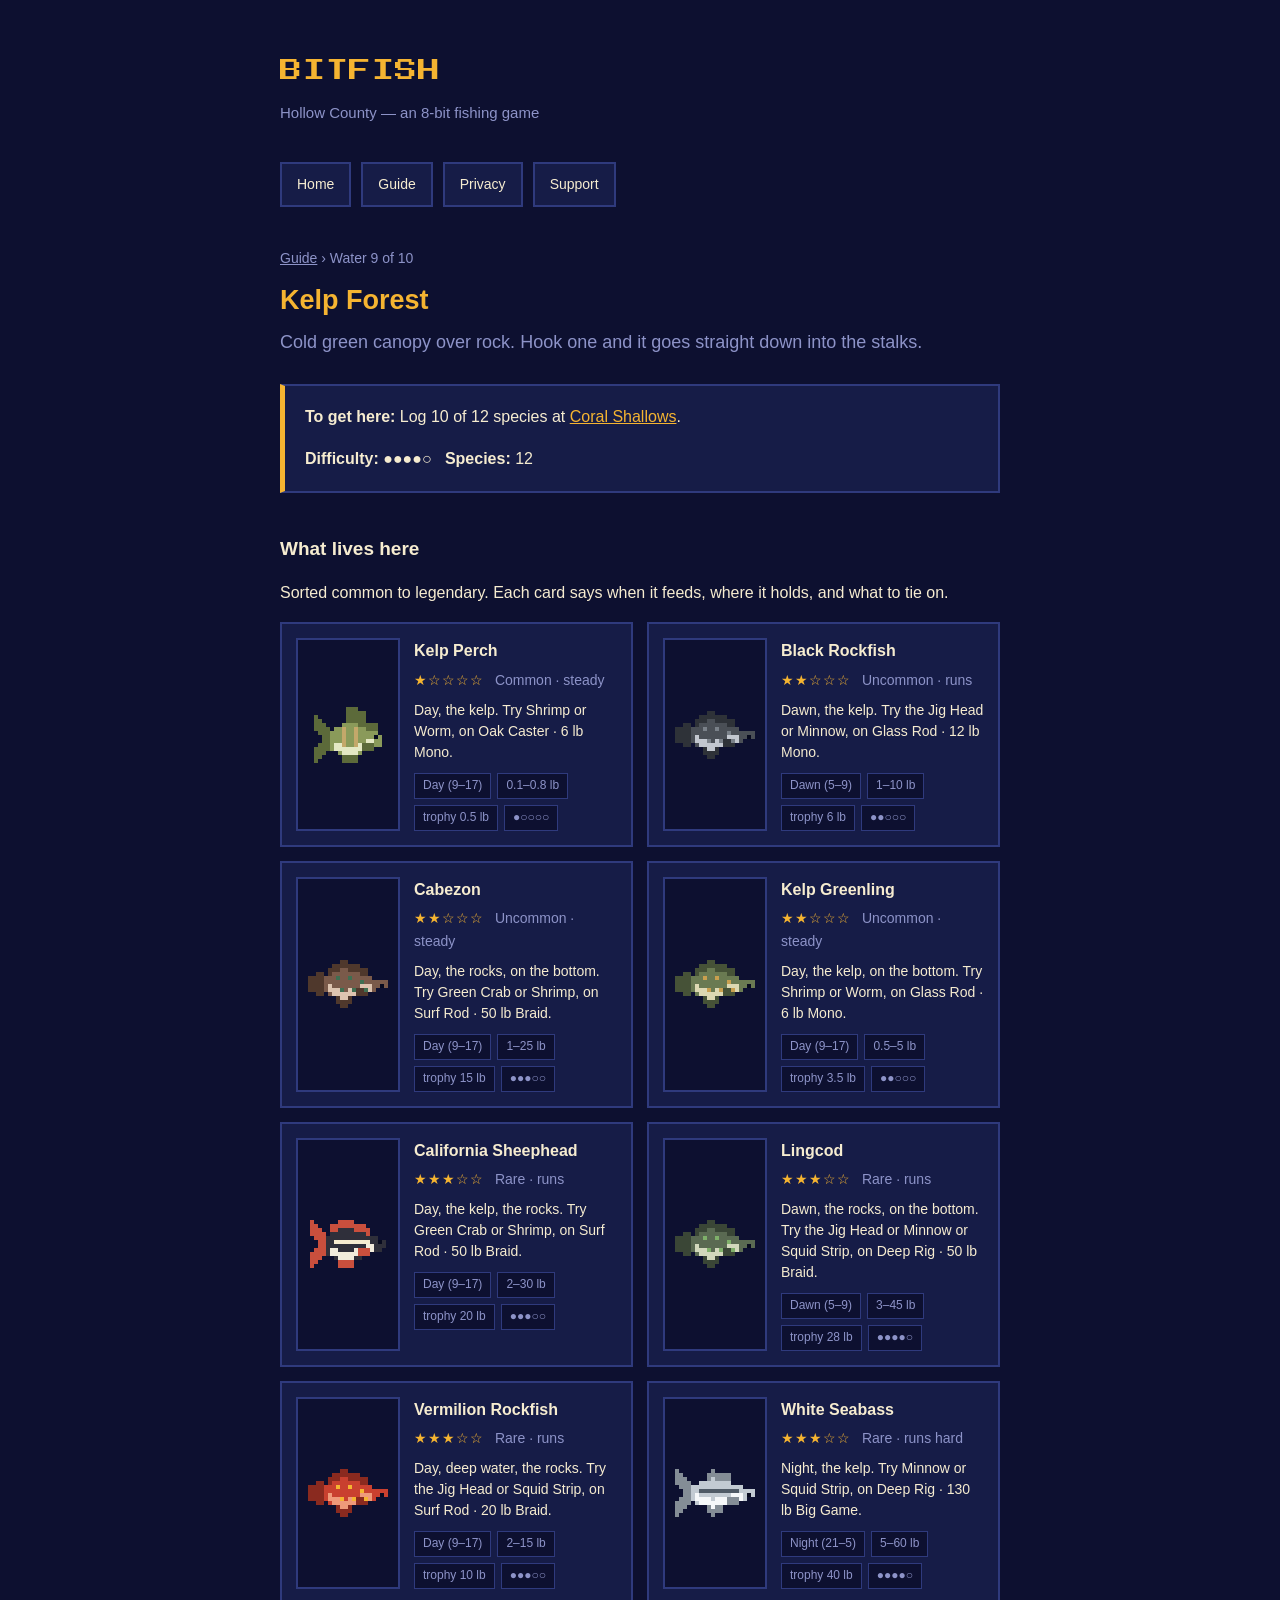
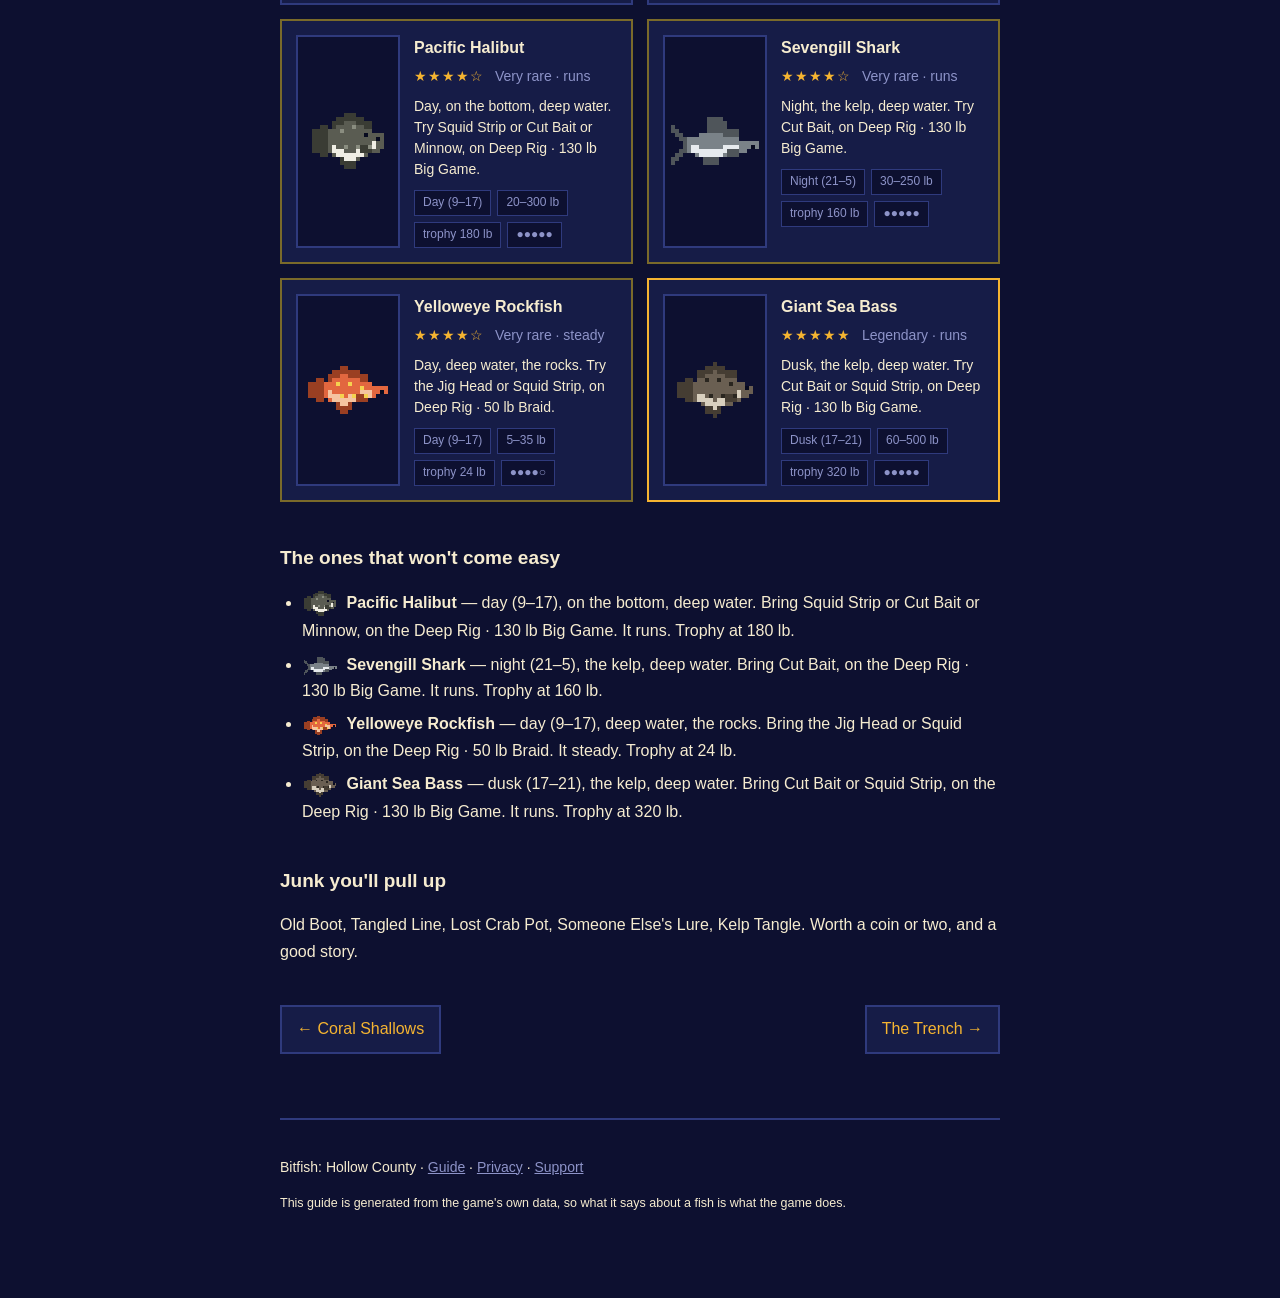
<file: guide/kelp-forest/index.html>
<!doctype html>
<html lang="en">
<head>
<meta charset="utf-8">
<meta name="viewport" content="width=device-width, initial-scale=1">
<title>Kelp Forest — Angler's Guide — Bitfish: Hollow County</title>
<meta name="description" content="Cold green canopy over rock. Hook one and it goes straight down into the stalks. Every species, when it feeds, what it takes.">
<link rel="preconnect" href="https://fonts.googleapis.com">
<link rel="preconnect" href="https://fonts.gstatic.com" crossorigin>
<link href="https://fonts.googleapis.com/css2?family=Press+Start+2P&display=swap" rel="stylesheet">
<link rel="stylesheet" href="../../assets/style.css?v=3">
</head>
<body>
<div class="wrap">
<header>
  <p class="brand">BITFISH</p>
  <p class="tag">Hollow County &mdash; an 8-bit fishing game</p>
</header>
<nav>
  <a href="../../">Home</a>
  <a href="../../guide/">Guide</a>
  <a href="../../privacy/">Privacy</a>
  <a href="../../support/">Support</a>
</nav>

<p class="crumb"><a href="../">Guide</a> &rsaquo; Water 9 of 10</p>
<h1>Kelp Forest</h1>
<p class="lede">Cold green canopy over rock. Hook one and it goes straight down into the stalks.</p>
<div class="card">
  <p><strong>To get here:</strong> Log 10 of 12 species at <a href="../coral-shallows/">Coral Shallows</a>.</p>
  <p><strong>Difficulty:</strong> ●●●●○ &nbsp; <strong>Species:</strong> 12</p>
</div>

<h2>What lives here</h2>
<p class="sub">Sorted common to legendary. Each card says when it feeds, where it holds, and what to tie on.</p>
<div class="fishgrid">
<article class="fishcard r1">
  <div class="art"><svg class="fish" width="76" height="64" viewBox="-1 -2 19 16" shape-rendering="crispEdges" role="img" aria-label="kelp-perch"><rect x="0" y="1" width="1" height="4" fill="#5c6a3a"/><rect x="0" y="9" width="1" height="4" fill="#5c6a3a"/><rect x="1" y="2" width="1" height="4" fill="#5c6a3a"/><rect x="1" y="8" width="1" height="4" fill="#5c6a3a"/><rect x="2" y="3" width="1" height="8" fill="#5c6a3a"/><rect x="3" y="4" width="1" height="6" fill="#5c6a3a"/><rect x="4" y="5" width="1" height="5" fill="#8a9a5a"/><rect x="5" y="4" width="1" height="6" fill="#8a9a5a"/><rect x="6" y="4" width="1" height="7" fill="#8a9a5a"/><rect x="7" y="3" width="1" height="8" fill="#8a9a5a"/><rect x="8" y="3" width="1" height="9" fill="#8a9a5a"/><rect x="9" y="3" width="1" height="8" fill="#8a9a5a"/><rect x="10" y="3" width="1" height="8" fill="#8a9a5a"/><rect x="11" y="4" width="1" height="7" fill="#8a9a5a"/><rect x="12" y="4" width="1" height="6" fill="#8a9a5a"/><rect x="13" y="5" width="1" height="5" fill="#8a9a5a"/><rect x="14" y="5" width="1" height="5" fill="#8a9a5a"/><rect x="15" y="5" width="1" height="4" fill="#8a9a5a"/><rect x="5" y="8" width="1" height="2" fill="#e4e8c4"/><rect x="6" y="8" width="1" height="2" fill="#e4e8c4"/><rect x="7" y="9" width="1" height="2" fill="#e4e8c4"/><rect x="8" y="9" width="1" height="2" fill="#e4e8c4"/><rect x="9" y="9" width="1" height="2" fill="#e4e8c4"/><rect x="10" y="9" width="1" height="2" fill="#e4e8c4"/><rect x="11" y="8" width="1" height="2" fill="#e4e8c4"/><rect x="12" y="8" width="1" height="2" fill="#e4e8c4"/><rect x="13" y="7" width="1" height="2" fill="#e4e8c4"/><rect x="14" y="7" width="1" height="2" fill="#e4e8c4"/><rect x="16" y="6" width="1" height="3" fill="#8a9a5a"/><rect x="8" y="-1" width="1" height="4" fill="#5c6a3a"/><rect x="9" y="-1" width="1" height="4" fill="#5c6a3a"/><rect x="10" y="-1" width="1" height="4" fill="#5c6a3a"/><rect x="11" y="0" width="1" height="4" fill="#5c6a3a"/><rect x="12" y="0" width="1" height="4" fill="#5c6a3a"/><rect x="13" y="3" width="1" height="2" fill="#5c6a3a"/><rect x="14" y="3" width="1" height="2" fill="#5c6a3a"/><rect x="15" y="3" width="1" height="2" fill="#5c6a3a"/><rect x="7" y="11" width="1" height="2" fill="#5c6a3a"/><rect x="8" y="11" width="1" height="2" fill="#5c6a3a"/><rect x="9" y="11" width="1" height="2" fill="#5c6a3a"/><rect x="10" y="11" width="1" height="2" fill="#5c6a3a"/><rect x="12" y="8" width="3" height="2" fill="#5c6a3a"/><rect x="7" y="4" width="1" height="5" fill="#c4a86a"/><rect x="10" y="4" width="1" height="5" fill="#c4a86a"/><rect x="15" y="6" width="1" height="1" fill="#070a1f"/></svg></div>
  <div class="meta">
    <h3>Kelp Perch</h3>
    <p class="stars">★☆☆☆☆ <span class="sub">Common · steady</span></p>
    <p class="hint">Day, the kelp. Try Shrimp or Worm, on Oak Caster · 6 lb Mono.</p>
    <p class="chips">
      <span>Day (9–17)</span>
      <span>0.1–0.8 lb</span>
      <span>trophy 0.5 lb</span>
      <span title="Fight">●○○○○</span>
    </p>
  </div>
</article>
<article class="fishcard r2">
  <div class="art"><svg class="fish" width="88" height="56" viewBox="-1 0 22 14" shape-rendering="crispEdges" role="img" aria-label="black-rockfish"><rect x="0" y="5" width="1" height="4" fill="#2e3238"/><rect x="1" y="5" width="1" height="4" fill="#2e3238"/><rect x="2" y="4" width="1" height="6" fill="#2e3238"/><rect x="3" y="4" width="1" height="6" fill="#2e3238"/><rect x="4" y="5" width="1" height="4" fill="#4a4f56"/><rect x="5" y="5" width="1" height="5" fill="#4a4f56"/><rect x="6" y="4" width="1" height="6" fill="#4a4f56"/><rect x="7" y="4" width="1" height="7" fill="#4a4f56"/><rect x="8" y="3" width="1" height="8" fill="#4a4f56"/><rect x="9" y="3" width="1" height="8" fill="#4a4f56"/><rect x="10" y="4" width="1" height="7" fill="#4a4f56"/><rect x="11" y="4" width="1" height="6" fill="#4a4f56"/><rect x="12" y="4" width="1" height="6" fill="#4a4f56"/><rect x="13" y="5" width="1" height="5" fill="#4a4f56"/><rect x="14" y="5" width="1" height="5" fill="#4a4f56"/><rect x="15" y="5" width="1" height="4" fill="#4a4f56"/><rect x="16" y="6" width="1" height="3" fill="#4a4f56"/><rect x="5" y="7" width="1" height="2" fill="#c2c7cf"/><rect x="6" y="8" width="1" height="2" fill="#c2c7cf"/><rect x="7" y="8" width="1" height="2" fill="#c2c7cf"/><rect x="8" y="9" width="1" height="2" fill="#c2c7cf"/><rect x="9" y="9" width="1" height="2" fill="#c2c7cf"/><rect x="10" y="8" width="1" height="2" fill="#c2c7cf"/><rect x="11" y="8" width="1" height="2" fill="#c2c7cf"/><rect x="12" y="8" width="1" height="2" fill="#c2c7cf"/><rect x="13" y="7" width="1" height="2" fill="#c2c7cf"/><rect x="14" y="7" width="1" height="2" fill="#c2c7cf"/><rect x="15" y="7" width="1" height="2" fill="#c2c7cf"/><rect x="17" y="6" width="1" height="2" fill="#4a4f56"/><rect x="18" y="6" width="1" height="2" fill="#4a4f56"/><rect x="19" y="6" width="1" height="2" fill="#4a4f56"/><rect x="5" y="3" width="1" height="2" fill="#2e3238"/><rect x="6" y="2" width="1" height="2" fill="#2e3238"/><rect x="7" y="2" width="1" height="2" fill="#2e3238"/><rect x="8" y="1" width="1" height="2" fill="#2e3238"/><rect x="9" y="1" width="1" height="2" fill="#2e3238"/><rect x="10" y="2" width="1" height="2" fill="#2e3238"/><rect x="11" y="2" width="1" height="2" fill="#2e3238"/><rect x="12" y="2" width="1" height="2" fill="#2e3238"/><rect x="13" y="3" width="1" height="2" fill="#2e3238"/><rect x="14" y="3" width="1" height="2" fill="#2e3238"/><rect x="7" y="10" width="1" height="2" fill="#2e3238"/><rect x="8" y="11" width="1" height="2" fill="#2e3238"/><rect x="9" y="11" width="1" height="2" fill="#2e3238"/><rect x="10" y="10" width="1" height="2" fill="#2e3238"/><rect x="12" y="8" width="3" height="2" fill="#2e3238"/><rect x="7" y="5" width="1" height="1" fill="#7a8189"/><rect x="8" y="8" width="1" height="1" fill="#7a8189"/><rect x="10" y="5" width="1" height="1" fill="#7a8189"/><rect x="11" y="8" width="1" height="1" fill="#7a8189"/><rect x="13" y="6" width="1" height="1" fill="#7a8189"/><rect x="14" y="8" width="1" height="1" fill="#7a8189"/><rect x="18" y="7" width="1" height="1" fill="#070a1f"/></svg></div>
  <div class="meta">
    <h3>Black Rockfish</h3>
    <p class="stars">★★☆☆☆ <span class="sub">Uncommon · runs</span></p>
    <p class="hint">Dawn, the kelp. Try the Jig Head or Minnow, on Glass Rod · 12 lb Mono.</p>
    <p class="chips">
      <span>Dawn (5–9)</span>
      <span>1–10 lb</span>
      <span>trophy 6 lb</span>
      <span title="Fight">●●○○○</span>
    </p>
  </div>
</article>
<article class="fishcard r2">
  <div class="art"><svg class="fish" width="88" height="56" viewBox="-1 0 22 14" shape-rendering="crispEdges" role="img" aria-label="cabezon"><rect x="0" y="5" width="1" height="4" fill="#4f382c"/><rect x="1" y="5" width="1" height="4" fill="#4f382c"/><rect x="2" y="4" width="1" height="6" fill="#4f382c"/><rect x="3" y="4" width="1" height="6" fill="#4f382c"/><rect x="4" y="5" width="1" height="4" fill="#7a5a4a"/><rect x="5" y="5" width="1" height="5" fill="#7a5a4a"/><rect x="6" y="4" width="1" height="6" fill="#7a5a4a"/><rect x="7" y="4" width="1" height="7" fill="#7a5a4a"/><rect x="8" y="3" width="1" height="8" fill="#7a5a4a"/><rect x="9" y="3" width="1" height="8" fill="#7a5a4a"/><rect x="10" y="4" width="1" height="7" fill="#7a5a4a"/><rect x="11" y="4" width="1" height="6" fill="#7a5a4a"/><rect x="12" y="4" width="1" height="6" fill="#7a5a4a"/><rect x="13" y="5" width="1" height="5" fill="#7a5a4a"/><rect x="14" y="5" width="1" height="5" fill="#7a5a4a"/><rect x="15" y="5" width="1" height="4" fill="#7a5a4a"/><rect x="16" y="6" width="1" height="3" fill="#7a5a4a"/><rect x="5" y="7" width="1" height="2" fill="#ddc4b0"/><rect x="6" y="8" width="1" height="2" fill="#ddc4b0"/><rect x="7" y="8" width="1" height="2" fill="#ddc4b0"/><rect x="8" y="9" width="1" height="2" fill="#ddc4b0"/><rect x="9" y="9" width="1" height="2" fill="#ddc4b0"/><rect x="10" y="8" width="1" height="2" fill="#ddc4b0"/><rect x="11" y="8" width="1" height="2" fill="#ddc4b0"/><rect x="12" y="8" width="1" height="2" fill="#ddc4b0"/><rect x="13" y="7" width="1" height="2" fill="#ddc4b0"/><rect x="14" y="7" width="1" height="2" fill="#ddc4b0"/><rect x="15" y="7" width="1" height="2" fill="#ddc4b0"/><rect x="17" y="6" width="1" height="2" fill="#7a5a4a"/><rect x="18" y="6" width="1" height="2" fill="#7a5a4a"/><rect x="19" y="6" width="1" height="2" fill="#7a5a4a"/><rect x="5" y="3" width="1" height="2" fill="#4f382c"/><rect x="6" y="2" width="1" height="2" fill="#4f382c"/><rect x="7" y="2" width="1" height="2" fill="#4f382c"/><rect x="8" y="1" width="1" height="2" fill="#4f382c"/><rect x="9" y="1" width="1" height="2" fill="#4f382c"/><rect x="10" y="2" width="1" height="2" fill="#4f382c"/><rect x="11" y="2" width="1" height="2" fill="#4f382c"/><rect x="12" y="2" width="1" height="2" fill="#4f382c"/><rect x="13" y="3" width="1" height="2" fill="#4f382c"/><rect x="14" y="3" width="1" height="2" fill="#4f382c"/><rect x="7" y="10" width="1" height="2" fill="#4f382c"/><rect x="8" y="11" width="1" height="2" fill="#4f382c"/><rect x="9" y="11" width="1" height="2" fill="#4f382c"/><rect x="10" y="10" width="1" height="2" fill="#4f382c"/><rect x="12" y="8" width="3" height="2" fill="#4f382c"/><rect x="7" y="5" width="1" height="1" fill="#3f6f52"/><rect x="8" y="8" width="1" height="1" fill="#3f6f52"/><rect x="10" y="5" width="1" height="1" fill="#3f6f52"/><rect x="11" y="8" width="1" height="1" fill="#3f6f52"/><rect x="13" y="6" width="1" height="1" fill="#3f6f52"/><rect x="14" y="8" width="1" height="1" fill="#3f6f52"/><rect x="18" y="7" width="1" height="1" fill="#070a1f"/></svg></div>
  <div class="meta">
    <h3>Cabezon</h3>
    <p class="stars">★★☆☆☆ <span class="sub">Uncommon · steady</span></p>
    <p class="hint">Day, the rocks, on the bottom. Try Green Crab or Shrimp, on Surf Rod · 50 lb Braid.</p>
    <p class="chips">
      <span>Day (9–17)</span>
      <span>1–25 lb</span>
      <span>trophy 15 lb</span>
      <span title="Fight">●●●○○</span>
    </p>
  </div>
</article>
<article class="fishcard r2">
  <div class="art"><svg class="fish" width="88" height="56" viewBox="-1 0 22 14" shape-rendering="crispEdges" role="img" aria-label="kelp-greenling"><rect x="0" y="5" width="1" height="4" fill="#465237"/><rect x="1" y="5" width="1" height="4" fill="#465237"/><rect x="2" y="4" width="1" height="6" fill="#465237"/><rect x="3" y="4" width="1" height="6" fill="#465237"/><rect x="4" y="5" width="1" height="4" fill="#6a7a52"/><rect x="5" y="5" width="1" height="5" fill="#6a7a52"/><rect x="6" y="4" width="1" height="6" fill="#6a7a52"/><rect x="7" y="4" width="1" height="7" fill="#6a7a52"/><rect x="8" y="3" width="1" height="8" fill="#6a7a52"/><rect x="9" y="3" width="1" height="8" fill="#6a7a52"/><rect x="10" y="4" width="1" height="7" fill="#6a7a52"/><rect x="11" y="4" width="1" height="6" fill="#6a7a52"/><rect x="12" y="4" width="1" height="6" fill="#6a7a52"/><rect x="13" y="5" width="1" height="5" fill="#6a7a52"/><rect x="14" y="5" width="1" height="5" fill="#6a7a52"/><rect x="15" y="5" width="1" height="4" fill="#6a7a52"/><rect x="16" y="6" width="1" height="3" fill="#6a7a52"/><rect x="5" y="7" width="1" height="2" fill="#ddd8b2"/><rect x="6" y="8" width="1" height="2" fill="#ddd8b2"/><rect x="7" y="8" width="1" height="2" fill="#ddd8b2"/><rect x="8" y="9" width="1" height="2" fill="#ddd8b2"/><rect x="9" y="9" width="1" height="2" fill="#ddd8b2"/><rect x="10" y="8" width="1" height="2" fill="#ddd8b2"/><rect x="11" y="8" width="1" height="2" fill="#ddd8b2"/><rect x="12" y="8" width="1" height="2" fill="#ddd8b2"/><rect x="13" y="7" width="1" height="2" fill="#ddd8b2"/><rect x="14" y="7" width="1" height="2" fill="#ddd8b2"/><rect x="15" y="7" width="1" height="2" fill="#ddd8b2"/><rect x="17" y="6" width="1" height="2" fill="#6a7a52"/><rect x="18" y="6" width="1" height="2" fill="#6a7a52"/><rect x="19" y="6" width="1" height="2" fill="#6a7a52"/><rect x="5" y="3" width="1" height="2" fill="#465237"/><rect x="6" y="2" width="1" height="2" fill="#465237"/><rect x="7" y="2" width="1" height="2" fill="#465237"/><rect x="8" y="1" width="1" height="2" fill="#465237"/><rect x="9" y="1" width="1" height="2" fill="#465237"/><rect x="10" y="2" width="1" height="2" fill="#465237"/><rect x="11" y="2" width="1" height="2" fill="#465237"/><rect x="12" y="2" width="1" height="2" fill="#465237"/><rect x="13" y="3" width="1" height="2" fill="#465237"/><rect x="14" y="3" width="1" height="2" fill="#465237"/><rect x="7" y="10" width="1" height="2" fill="#465237"/><rect x="8" y="11" width="1" height="2" fill="#465237"/><rect x="9" y="11" width="1" height="2" fill="#465237"/><rect x="10" y="10" width="1" height="2" fill="#465237"/><rect x="12" y="8" width="3" height="2" fill="#465237"/><rect x="7" y="5" width="1" height="1" fill="#c9a04f"/><rect x="8" y="8" width="1" height="1" fill="#c9a04f"/><rect x="10" y="5" width="1" height="1" fill="#c9a04f"/><rect x="11" y="8" width="1" height="1" fill="#c9a04f"/><rect x="13" y="6" width="1" height="1" fill="#c9a04f"/><rect x="14" y="8" width="1" height="1" fill="#c9a04f"/><rect x="18" y="7" width="1" height="1" fill="#070a1f"/></svg></div>
  <div class="meta">
    <h3>Kelp Greenling</h3>
    <p class="stars">★★☆☆☆ <span class="sub">Uncommon · steady</span></p>
    <p class="hint">Day, the kelp, on the bottom. Try Shrimp or Worm, on Glass Rod · 6 lb Mono.</p>
    <p class="chips">
      <span>Day (9–17)</span>
      <span>0.5–5 lb</span>
      <span>trophy 3.5 lb</span>
      <span title="Fight">●●○○○</span>
    </p>
  </div>
</article>
<article class="fishcard r3">
  <div class="art"><svg class="fish" width="84" height="56" viewBox="-1 0 21 14" shape-rendering="crispEdges" role="img" aria-label="california-sheephead"><rect x="0" y="1" width="1" height="4" fill="#c94f3d"/><rect x="0" y="9" width="1" height="4" fill="#c94f3d"/><rect x="1" y="2" width="1" height="4" fill="#c94f3d"/><rect x="1" y="8" width="1" height="4" fill="#c94f3d"/><rect x="2" y="3" width="1" height="8" fill="#c94f3d"/><rect x="3" y="4" width="1" height="6" fill="#c94f3d"/><rect x="4" y="5" width="1" height="5" fill="#2f2f3a"/><rect x="5" y="4" width="1" height="6" fill="#2f2f3a"/><rect x="6" y="4" width="1" height="7" fill="#2f2f3a"/><rect x="7" y="3" width="1" height="8" fill="#2f2f3a"/><rect x="8" y="3" width="1" height="8" fill="#2f2f3a"/><rect x="9" y="3" width="1" height="9" fill="#2f2f3a"/><rect x="10" y="3" width="1" height="8" fill="#2f2f3a"/><rect x="11" y="4" width="1" height="7" fill="#2f2f3a"/><rect x="12" y="4" width="1" height="7" fill="#2f2f3a"/><rect x="13" y="4" width="1" height="6" fill="#2f2f3a"/><rect x="14" y="5" width="1" height="5" fill="#2f2f3a"/><rect x="15" y="5" width="1" height="4" fill="#2f2f3a"/><rect x="16" y="5" width="1" height="4" fill="#2f2f3a"/><rect x="5" y="8" width="1" height="2" fill="#f2ecdc"/><rect x="6" y="8" width="1" height="2" fill="#f2ecdc"/><rect x="7" y="9" width="1" height="2" fill="#f2ecdc"/><rect x="8" y="9" width="1" height="2" fill="#f2ecdc"/><rect x="9" y="9" width="1" height="2" fill="#f2ecdc"/><rect x="10" y="9" width="1" height="2" fill="#f2ecdc"/><rect x="11" y="8" width="1" height="2" fill="#f2ecdc"/><rect x="12" y="8" width="1" height="2" fill="#f2ecdc"/><rect x="13" y="8" width="1" height="2" fill="#f2ecdc"/><rect x="14" y="7" width="1" height="2" fill="#f2ecdc"/><rect x="15" y="7" width="1" height="2" fill="#f2ecdc"/><rect x="17" y="6" width="1" height="3" fill="#2f2f3a"/><rect x="18" y="6" width="1" height="2" fill="#2f2f3a"/><rect x="5" y="2" width="1" height="2" fill="#c94f3d"/><rect x="6" y="2" width="1" height="2" fill="#c94f3d"/><rect x="7" y="1" width="1" height="2" fill="#c94f3d"/><rect x="8" y="1" width="1" height="2" fill="#c94f3d"/><rect x="9" y="1" width="1" height="2" fill="#c94f3d"/><rect x="10" y="1" width="1" height="2" fill="#c94f3d"/><rect x="11" y="2" width="1" height="2" fill="#c94f3d"/><rect x="12" y="2" width="1" height="2" fill="#c94f3d"/><rect x="13" y="2" width="1" height="2" fill="#c94f3d"/><rect x="14" y="3" width="1" height="2" fill="#c94f3d"/><rect x="7" y="11" width="1" height="2" fill="#c94f3d"/><rect x="8" y="11" width="1" height="2" fill="#c94f3d"/><rect x="9" y="11" width="1" height="2" fill="#c94f3d"/><rect x="10" y="11" width="1" height="2" fill="#c94f3d"/><rect x="12" y="8" width="3" height="2" fill="#c94f3d"/><rect x="6" y="6" width="1" height="1" fill="#f6ecd0"/><rect x="7" y="6" width="1" height="1" fill="#f6ecd0"/><rect x="8" y="6" width="1" height="1" fill="#f6ecd0"/><rect x="9" y="6" width="1" height="1" fill="#f6ecd0"/><rect x="10" y="6" width="1" height="1" fill="#f6ecd0"/><rect x="11" y="6" width="1" height="1" fill="#f6ecd0"/><rect x="12" y="6" width="1" height="1" fill="#f6ecd0"/><rect x="13" y="6" width="1" height="1" fill="#f6ecd0"/><rect x="14" y="6" width="1" height="1" fill="#f6ecd0"/><rect x="17" y="6" width="1" height="1" fill="#070a1f"/></svg></div>
  <div class="meta">
    <h3>California Sheephead</h3>
    <p class="stars">★★★☆☆ <span class="sub">Rare · runs</span></p>
    <p class="hint">Day, the kelp, the rocks. Try Green Crab or Shrimp, on Surf Rod · 50 lb Braid.</p>
    <p class="chips">
      <span>Day (9–17)</span>
      <span>2–30 lb</span>
      <span>trophy 20 lb</span>
      <span title="Fight">●●●○○</span>
    </p>
  </div>
</article>
<article class="fishcard r3">
  <div class="art"><svg class="fish" width="88" height="56" viewBox="-1 0 22 14" shape-rendering="crispEdges" role="img" aria-label="lingcod"><rect x="0" y="5" width="1" height="4" fill="#3a4636"/><rect x="1" y="5" width="1" height="4" fill="#3a4636"/><rect x="2" y="4" width="1" height="6" fill="#3a4636"/><rect x="3" y="4" width="1" height="6" fill="#3a4636"/><rect x="4" y="5" width="1" height="4" fill="#5a6a52"/><rect x="5" y="5" width="1" height="5" fill="#5a6a52"/><rect x="6" y="4" width="1" height="6" fill="#5a6a52"/><rect x="7" y="4" width="1" height="7" fill="#5a6a52"/><rect x="8" y="3" width="1" height="8" fill="#5a6a52"/><rect x="9" y="3" width="1" height="8" fill="#5a6a52"/><rect x="10" y="4" width="1" height="7" fill="#5a6a52"/><rect x="11" y="4" width="1" height="6" fill="#5a6a52"/><rect x="12" y="4" width="1" height="6" fill="#5a6a52"/><rect x="13" y="5" width="1" height="5" fill="#5a6a52"/><rect x="14" y="5" width="1" height="5" fill="#5a6a52"/><rect x="15" y="5" width="1" height="4" fill="#5a6a52"/><rect x="16" y="6" width="1" height="3" fill="#5a6a52"/><rect x="5" y="7" width="1" height="2" fill="#d2d8bc"/><rect x="6" y="8" width="1" height="2" fill="#d2d8bc"/><rect x="7" y="8" width="1" height="2" fill="#d2d8bc"/><rect x="8" y="9" width="1" height="2" fill="#d2d8bc"/><rect x="9" y="9" width="1" height="2" fill="#d2d8bc"/><rect x="10" y="8" width="1" height="2" fill="#d2d8bc"/><rect x="11" y="8" width="1" height="2" fill="#d2d8bc"/><rect x="12" y="8" width="1" height="2" fill="#d2d8bc"/><rect x="13" y="7" width="1" height="2" fill="#d2d8bc"/><rect x="14" y="7" width="1" height="2" fill="#d2d8bc"/><rect x="15" y="7" width="1" height="2" fill="#d2d8bc"/><rect x="17" y="6" width="1" height="2" fill="#5a6a52"/><rect x="18" y="6" width="1" height="2" fill="#5a6a52"/><rect x="19" y="6" width="1" height="2" fill="#5a6a52"/><rect x="5" y="3" width="1" height="2" fill="#3a4636"/><rect x="6" y="2" width="1" height="2" fill="#3a4636"/><rect x="7" y="2" width="1" height="2" fill="#3a4636"/><rect x="8" y="1" width="1" height="2" fill="#3a4636"/><rect x="9" y="1" width="1" height="2" fill="#3a4636"/><rect x="10" y="2" width="1" height="2" fill="#3a4636"/><rect x="11" y="2" width="1" height="2" fill="#3a4636"/><rect x="12" y="2" width="1" height="2" fill="#3a4636"/><rect x="13" y="3" width="1" height="2" fill="#3a4636"/><rect x="14" y="3" width="1" height="2" fill="#3a4636"/><rect x="7" y="10" width="1" height="2" fill="#3a4636"/><rect x="8" y="11" width="1" height="2" fill="#3a4636"/><rect x="9" y="11" width="1" height="2" fill="#3a4636"/><rect x="10" y="10" width="1" height="2" fill="#3a4636"/><rect x="12" y="8" width="3" height="2" fill="#3a4636"/><rect x="7" y="5" width="1" height="1" fill="#7fb06a"/><rect x="8" y="8" width="1" height="1" fill="#7fb06a"/><rect x="10" y="5" width="1" height="1" fill="#7fb06a"/><rect x="11" y="8" width="1" height="1" fill="#7fb06a"/><rect x="13" y="6" width="1" height="1" fill="#7fb06a"/><rect x="14" y="8" width="1" height="1" fill="#7fb06a"/><rect x="18" y="7" width="1" height="1" fill="#070a1f"/></svg></div>
  <div class="meta">
    <h3>Lingcod</h3>
    <p class="stars">★★★☆☆ <span class="sub">Rare · runs</span></p>
    <p class="hint">Dawn, the rocks, on the bottom. Try the Jig Head or Minnow or Squid Strip, on Deep Rig · 50 lb Braid.</p>
    <p class="chips">
      <span>Dawn (5–9)</span>
      <span>3–45 lb</span>
      <span>trophy 28 lb</span>
      <span title="Fight">●●●●○</span>
    </p>
  </div>
</article>
<article class="fishcard r3">
  <div class="art"><svg class="fish" width="88" height="56" viewBox="-1 0 22 14" shape-rendering="crispEdges" role="img" aria-label="vermilion-rockfish"><rect x="0" y="5" width="1" height="4" fill="#8a2a1f"/><rect x="1" y="5" width="1" height="4" fill="#8a2a1f"/><rect x="2" y="4" width="1" height="6" fill="#8a2a1f"/><rect x="3" y="4" width="1" height="6" fill="#8a2a1f"/><rect x="4" y="5" width="1" height="4" fill="#c9402f"/><rect x="5" y="5" width="1" height="5" fill="#c9402f"/><rect x="6" y="4" width="1" height="6" fill="#c9402f"/><rect x="7" y="4" width="1" height="7" fill="#c9402f"/><rect x="8" y="3" width="1" height="8" fill="#c9402f"/><rect x="9" y="3" width="1" height="8" fill="#c9402f"/><rect x="10" y="4" width="1" height="7" fill="#c9402f"/><rect x="11" y="4" width="1" height="6" fill="#c9402f"/><rect x="12" y="4" width="1" height="6" fill="#c9402f"/><rect x="13" y="5" width="1" height="5" fill="#c9402f"/><rect x="14" y="5" width="1" height="5" fill="#c9402f"/><rect x="15" y="5" width="1" height="4" fill="#c9402f"/><rect x="16" y="6" width="1" height="3" fill="#c9402f"/><rect x="5" y="7" width="1" height="2" fill="#ef9a7a"/><rect x="6" y="8" width="1" height="2" fill="#ef9a7a"/><rect x="7" y="8" width="1" height="2" fill="#ef9a7a"/><rect x="8" y="9" width="1" height="2" fill="#ef9a7a"/><rect x="9" y="9" width="1" height="2" fill="#ef9a7a"/><rect x="10" y="8" width="1" height="2" fill="#ef9a7a"/><rect x="11" y="8" width="1" height="2" fill="#ef9a7a"/><rect x="12" y="8" width="1" height="2" fill="#ef9a7a"/><rect x="13" y="7" width="1" height="2" fill="#ef9a7a"/><rect x="14" y="7" width="1" height="2" fill="#ef9a7a"/><rect x="15" y="7" width="1" height="2" fill="#ef9a7a"/><rect x="17" y="6" width="1" height="2" fill="#c9402f"/><rect x="18" y="6" width="1" height="2" fill="#c9402f"/><rect x="19" y="6" width="1" height="2" fill="#c9402f"/><rect x="5" y="3" width="1" height="2" fill="#8a2a1f"/><rect x="6" y="2" width="1" height="2" fill="#8a2a1f"/><rect x="7" y="2" width="1" height="2" fill="#8a2a1f"/><rect x="8" y="1" width="1" height="2" fill="#8a2a1f"/><rect x="9" y="1" width="1" height="2" fill="#8a2a1f"/><rect x="10" y="2" width="1" height="2" fill="#8a2a1f"/><rect x="11" y="2" width="1" height="2" fill="#8a2a1f"/><rect x="12" y="2" width="1" height="2" fill="#8a2a1f"/><rect x="13" y="3" width="1" height="2" fill="#8a2a1f"/><rect x="14" y="3" width="1" height="2" fill="#8a2a1f"/><rect x="7" y="10" width="1" height="2" fill="#8a2a1f"/><rect x="8" y="11" width="1" height="2" fill="#8a2a1f"/><rect x="9" y="11" width="1" height="2" fill="#8a2a1f"/><rect x="10" y="10" width="1" height="2" fill="#8a2a1f"/><rect x="12" y="8" width="3" height="2" fill="#8a2a1f"/><rect x="7" y="5" width="1" height="1" fill="#f5b431"/><rect x="8" y="8" width="1" height="1" fill="#f5b431"/><rect x="10" y="5" width="1" height="1" fill="#f5b431"/><rect x="11" y="8" width="1" height="1" fill="#f5b431"/><rect x="13" y="6" width="1" height="1" fill="#f5b431"/><rect x="14" y="8" width="1" height="1" fill="#f5b431"/><rect x="18" y="7" width="1" height="1" fill="#070a1f"/></svg></div>
  <div class="meta">
    <h3>Vermilion Rockfish</h3>
    <p class="stars">★★★☆☆ <span class="sub">Rare · runs</span></p>
    <p class="hint">Day, deep water, the rocks. Try the Jig Head or Squid Strip, on Surf Rod · 20 lb Braid.</p>
    <p class="chips">
      <span>Day (9–17)</span>
      <span>2–15 lb</span>
      <span>trophy 10 lb</span>
      <span title="Fight">●●●○○</span>
    </p>
  </div>
</article>
<article class="fishcard r3">
  <div class="art"><svg class="fish" width="88" height="56" viewBox="-1 0 22 14" shape-rendering="crispEdges" role="img" aria-label="white-seabass"><rect x="0" y="1" width="1" height="4" fill="#848d96"/><rect x="0" y="9" width="1" height="4" fill="#848d96"/><rect x="1" y="2" width="1" height="4" fill="#848d96"/><rect x="1" y="8" width="1" height="4" fill="#848d96"/><rect x="2" y="3" width="1" height="8" fill="#848d96"/><rect x="3" y="4" width="1" height="6" fill="#848d96"/><rect x="4" y="5" width="1" height="4" fill="#c2cad2"/><rect x="5" y="5" width="1" height="5" fill="#c2cad2"/><rect x="6" y="4" width="1" height="6" fill="#c2cad2"/><rect x="7" y="4" width="1" height="6" fill="#c2cad2"/><rect x="8" y="4" width="1" height="7" fill="#c2cad2"/><rect x="9" y="3" width="1" height="8" fill="#c2cad2"/><rect x="10" y="4" width="1" height="7" fill="#c2cad2"/><rect x="11" y="4" width="1" height="7" fill="#c2cad2"/><rect x="12" y="4" width="1" height="6" fill="#c2cad2"/><rect x="13" y="4" width="1" height="6" fill="#c2cad2"/><rect x="14" y="5" width="1" height="5" fill="#c2cad2"/><rect x="15" y="5" width="1" height="5" fill="#c2cad2"/><rect x="16" y="5" width="1" height="4" fill="#c2cad2"/><rect x="17" y="6" width="1" height="3" fill="#c2cad2"/><rect x="5" y="7" width="1" height="2" fill="#f6f8fa"/><rect x="6" y="8" width="1" height="2" fill="#f6f8fa"/><rect x="7" y="8" width="1" height="2" fill="#f6f8fa"/><rect x="8" y="8" width="1" height="2" fill="#f6f8fa"/><rect x="9" y="9" width="1" height="2" fill="#f6f8fa"/><rect x="10" y="8" width="1" height="2" fill="#f6f8fa"/><rect x="11" y="8" width="1" height="2" fill="#f6f8fa"/><rect x="12" y="8" width="1" height="2" fill="#f6f8fa"/><rect x="13" y="8" width="1" height="2" fill="#f6f8fa"/><rect x="14" y="7" width="1" height="2" fill="#f6f8fa"/><rect x="15" y="7" width="1" height="2" fill="#f6f8fa"/><rect x="16" y="7" width="1" height="2" fill="#f6f8fa"/><rect x="18" y="6" width="1" height="2" fill="#c2cad2"/><rect x="19" y="6" width="1" height="2" fill="#c2cad2"/><rect x="8" y="2" width="1" height="2" fill="#848d96"/><rect x="9" y="1" width="1" height="2" fill="#848d96"/><rect x="10" y="2" width="1" height="2" fill="#848d96"/><rect x="11" y="2" width="1" height="2" fill="#848d96"/><rect x="12" y="2" width="1" height="2" fill="#848d96"/><rect x="13" y="2" width="1" height="2" fill="#848d96"/><rect x="8" y="10" width="1" height="2" fill="#848d96"/><rect x="9" y="11" width="1" height="2" fill="#848d96"/><rect x="10" y="10" width="1" height="2" fill="#848d96"/><rect x="11" y="10" width="1" height="2" fill="#848d96"/><rect x="13" y="8" width="3" height="2" fill="#848d96"/><rect x="6" y="6" width="1" height="1" fill="#4f5a66"/><rect x="7" y="6" width="1" height="1" fill="#4f5a66"/><rect x="8" y="6" width="1" height="1" fill="#4f5a66"/><rect x="9" y="6" width="1" height="1" fill="#4f5a66"/><rect x="10" y="6" width="1" height="1" fill="#4f5a66"/><rect x="11" y="6" width="1" height="1" fill="#4f5a66"/><rect x="12" y="6" width="1" height="1" fill="#4f5a66"/><rect x="13" y="6" width="1" height="1" fill="#4f5a66"/><rect x="14" y="6" width="1" height="1" fill="#4f5a66"/><rect x="15" y="6" width="1" height="1" fill="#4f5a66"/><rect x="18" y="7" width="1" height="1" fill="#070a1f"/></svg></div>
  <div class="meta">
    <h3>White Seabass</h3>
    <p class="stars">★★★☆☆ <span class="sub">Rare · runs hard</span></p>
    <p class="hint">Night, the kelp. Try Minnow or Squid Strip, on Deep Rig · 130 lb Big Game.</p>
    <p class="chips">
      <span>Night (21–5)</span>
      <span>5–60 lb</span>
      <span>trophy 40 lb</span>
      <span title="Fight">●●●●○</span>
    </p>
  </div>
</article>
<article class="fishcard r4">
  <div class="art"><svg class="fish" width="80" height="64" viewBox="-1 -1 20 16" shape-rendering="crispEdges" role="img" aria-label="pacific-halibut"><rect x="0" y="4" width="1" height="6" fill="#3a3c34"/><rect x="1" y="4" width="1" height="6" fill="#3a3c34"/><rect x="2" y="3" width="1" height="8" fill="#3a3c34"/><rect x="3" y="3" width="1" height="8" fill="#3a3c34"/><rect x="4" y="4" width="1" height="6" fill="#5a5c52"/><rect x="5" y="4" width="1" height="7" fill="#5a5c52"/><rect x="6" y="3" width="1" height="8" fill="#5a5c52"/><rect x="7" y="3" width="1" height="9" fill="#5a5c52"/><rect x="8" y="2" width="1" height="10" fill="#5a5c52"/><rect x="9" y="2" width="1" height="11" fill="#5a5c52"/><rect x="10" y="2" width="1" height="10" fill="#5a5c52"/><rect x="11" y="3" width="1" height="9" fill="#5a5c52"/><rect x="12" y="3" width="1" height="8" fill="#5a5c52"/><rect x="13" y="4" width="1" height="7" fill="#5a5c52"/><rect x="14" y="4" width="1" height="6" fill="#5a5c52"/><rect x="15" y="5" width="1" height="5" fill="#5a5c52"/><rect x="16" y="5" width="1" height="5" fill="#5a5c52"/><rect x="5" y="8" width="1" height="2" fill="#f0eee4"/><rect x="6" y="9" width="1" height="2" fill="#f0eee4"/><rect x="7" y="9" width="1" height="2" fill="#f0eee4"/><rect x="8" y="10" width="1" height="2" fill="#f0eee4"/><rect x="9" y="10" width="1" height="2" fill="#f0eee4"/><rect x="10" y="10" width="1" height="2" fill="#f0eee4"/><rect x="11" y="9" width="1" height="2" fill="#f0eee4"/><rect x="12" y="9" width="1" height="2" fill="#f0eee4"/><rect x="13" y="8" width="1" height="2" fill="#f0eee4"/><rect x="14" y="8" width="1" height="2" fill="#f0eee4"/><rect x="15" y="7" width="1" height="2" fill="#f0eee4"/><rect x="17" y="5" width="1" height="4" fill="#5a5c52"/><rect x="5" y="2" width="1" height="2" fill="#3a3c34"/><rect x="6" y="1" width="1" height="2" fill="#3a3c34"/><rect x="7" y="1" width="1" height="2" fill="#3a3c34"/><rect x="8" y="0" width="1" height="2" fill="#3a3c34"/><rect x="9" y="0" width="1" height="2" fill="#3a3c34"/><rect x="10" y="0" width="1" height="2" fill="#3a3c34"/><rect x="11" y="1" width="1" height="2" fill="#3a3c34"/><rect x="12" y="1" width="1" height="2" fill="#3a3c34"/><rect x="13" y="2" width="1" height="2" fill="#3a3c34"/><rect x="14" y="2" width="1" height="2" fill="#3a3c34"/><rect x="7" y="11" width="1" height="2" fill="#3a3c34"/><rect x="8" y="12" width="1" height="2" fill="#3a3c34"/><rect x="9" y="12" width="1" height="2" fill="#3a3c34"/><rect x="10" y="12" width="1" height="2" fill="#3a3c34"/><rect x="12" y="8" width="3" height="2" fill="#3a3c34"/><rect x="7" y="4" width="1" height="1" fill="#8a8d80"/><rect x="8" y="8" width="1" height="1" fill="#8a8d80"/><rect x="10" y="3" width="1" height="1" fill="#8a8d80"/><rect x="11" y="8" width="1" height="1" fill="#8a8d80"/><rect x="13" y="5" width="1" height="1" fill="#8a8d80"/><rect x="14" y="8" width="1" height="1" fill="#8a8d80"/><rect x="16" y="6" width="1" height="1" fill="#070a1f"/><rect x="13" y="5" width="1" height="1" fill="#070a1f"/></svg></div>
  <div class="meta">
    <h3>Pacific Halibut</h3>
    <p class="stars">★★★★☆ <span class="sub">Very rare · runs</span></p>
    <p class="hint">Day, on the bottom, deep water. Try Squid Strip or Cut Bait or Minnow, on Deep Rig · 130 lb Big Game.</p>
    <p class="chips">
      <span>Day (9–17)</span>
      <span>20–300 lb</span>
      <span>trophy 180 lb</span>
      <span title="Fight">●●●●●</span>
    </p>
  </div>
</article>
<article class="fishcard r4">
  <div class="art"><svg class="fish" width="96" height="56" viewBox="-1 -1 24 14" shape-rendering="crispEdges" role="img" aria-label="sevengill-shark"><rect x="0" y="2" width="1" height="2" fill="#4f555a"/><rect x="0" y="10" width="1" height="2" fill="#4f555a"/><rect x="1" y="3" width="1" height="2" fill="#4f555a"/><rect x="1" y="9" width="1" height="2" fill="#4f555a"/><rect x="2" y="4" width="1" height="2" fill="#4f555a"/><rect x="2" y="8" width="1" height="2" fill="#4f555a"/><rect x="3" y="5" width="1" height="4" fill="#4f555a"/><rect x="4" y="5" width="1" height="4" fill="#7a8288"/><rect x="5" y="5" width="1" height="4" fill="#7a8288"/><rect x="6" y="5" width="1" height="5" fill="#7a8288"/><rect x="7" y="4" width="1" height="6" fill="#7a8288"/><rect x="8" y="4" width="1" height="6" fill="#7a8288"/><rect x="9" y="4" width="1" height="7" fill="#7a8288"/><rect x="10" y="4" width="1" height="7" fill="#7a8288"/><rect x="11" y="4" width="1" height="6" fill="#7a8288"/><rect x="12" y="4" width="1" height="6" fill="#7a8288"/><rect x="13" y="5" width="1" height="5" fill="#7a8288"/><rect x="14" y="5" width="1" height="5" fill="#7a8288"/><rect x="15" y="5" width="1" height="4" fill="#7a8288"/><rect x="16" y="5" width="1" height="4" fill="#7a8288"/><rect x="17" y="6" width="1" height="3" fill="#7a8288"/><rect x="18" y="6" width="1" height="3" fill="#7a8288"/><rect x="5" y="7" width="1" height="2" fill="#e6eaee"/><rect x="6" y="7" width="1" height="2" fill="#e6eaee"/><rect x="7" y="8" width="1" height="2" fill="#e6eaee"/><rect x="8" y="8" width="1" height="2" fill="#e6eaee"/><rect x="9" y="8" width="1" height="2" fill="#e6eaee"/><rect x="10" y="8" width="1" height="2" fill="#e6eaee"/><rect x="11" y="8" width="1" height="2" fill="#e6eaee"/><rect x="12" y="8" width="1" height="2" fill="#e6eaee"/><rect x="13" y="7" width="1" height="2" fill="#e6eaee"/><rect x="14" y="7" width="1" height="2" fill="#e6eaee"/><rect x="15" y="7" width="1" height="2" fill="#e6eaee"/><rect x="16" y="7" width="1" height="2" fill="#e6eaee"/><rect x="19" y="6" width="1" height="2" fill="#7a8288"/><rect x="20" y="6" width="1" height="2" fill="#7a8288"/><rect x="21" y="6" width="1" height="2" fill="#7a8288"/><rect x="9" y="0" width="1" height="4" fill="#4f555a"/><rect x="10" y="0" width="1" height="4" fill="#4f555a"/><rect x="11" y="0" width="1" height="4" fill="#4f555a"/><rect x="12" y="0" width="1" height="4" fill="#4f555a"/><rect x="13" y="1" width="1" height="4" fill="#4f555a"/><rect x="14" y="3" width="1" height="2" fill="#4f555a"/><rect x="15" y="3" width="1" height="2" fill="#4f555a"/><rect x="16" y="3" width="1" height="2" fill="#4f555a"/><rect x="8" y="10" width="1" height="2" fill="#4f555a"/><rect x="9" y="10" width="1" height="2" fill="#4f555a"/><rect x="10" y="10" width="1" height="2" fill="#4f555a"/><rect x="11" y="10" width="1" height="2" fill="#4f555a"/><rect x="14" y="8" width="3" height="2" fill="#4f555a"/><rect x="20" y="7" width="1" height="1" fill="#070a1f"/></svg></div>
  <div class="meta">
    <h3>Sevengill Shark</h3>
    <p class="stars">★★★★☆ <span class="sub">Very rare · runs</span></p>
    <p class="hint">Night, the kelp, deep water. Try Cut Bait, on Deep Rig · 130 lb Big Game.</p>
    <p class="chips">
      <span>Night (21–5)</span>
      <span>30–250 lb</span>
      <span>trophy 160 lb</span>
      <span title="Fight">●●●●●</span>
    </p>
  </div>
</article>
<article class="fishcard r4">
  <div class="art"><svg class="fish" width="88" height="56" viewBox="-1 0 22 14" shape-rendering="crispEdges" role="img" aria-label="yelloweye-rockfish"><rect x="0" y="5" width="1" height="4" fill="#9a3f22"/><rect x="1" y="5" width="1" height="4" fill="#9a3f22"/><rect x="2" y="4" width="1" height="6" fill="#9a3f22"/><rect x="3" y="4" width="1" height="6" fill="#9a3f22"/><rect x="4" y="5" width="1" height="4" fill="#e2673f"/><rect x="5" y="5" width="1" height="5" fill="#e2673f"/><rect x="6" y="4" width="1" height="6" fill="#e2673f"/><rect x="7" y="4" width="1" height="7" fill="#e2673f"/><rect x="8" y="3" width="1" height="8" fill="#e2673f"/><rect x="9" y="3" width="1" height="8" fill="#e2673f"/><rect x="10" y="4" width="1" height="7" fill="#e2673f"/><rect x="11" y="4" width="1" height="6" fill="#e2673f"/><rect x="12" y="4" width="1" height="6" fill="#e2673f"/><rect x="13" y="5" width="1" height="5" fill="#e2673f"/><rect x="14" y="5" width="1" height="5" fill="#e2673f"/><rect x="15" y="5" width="1" height="4" fill="#e2673f"/><rect x="16" y="6" width="1" height="3" fill="#e2673f"/><rect x="5" y="7" width="1" height="2" fill="#f5c4a0"/><rect x="6" y="8" width="1" height="2" fill="#f5c4a0"/><rect x="7" y="8" width="1" height="2" fill="#f5c4a0"/><rect x="8" y="9" width="1" height="2" fill="#f5c4a0"/><rect x="9" y="9" width="1" height="2" fill="#f5c4a0"/><rect x="10" y="8" width="1" height="2" fill="#f5c4a0"/><rect x="11" y="8" width="1" height="2" fill="#f5c4a0"/><rect x="12" y="8" width="1" height="2" fill="#f5c4a0"/><rect x="13" y="7" width="1" height="2" fill="#f5c4a0"/><rect x="14" y="7" width="1" height="2" fill="#f5c4a0"/><rect x="15" y="7" width="1" height="2" fill="#f5c4a0"/><rect x="17" y="6" width="1" height="2" fill="#e2673f"/><rect x="18" y="6" width="1" height="2" fill="#e2673f"/><rect x="19" y="6" width="1" height="2" fill="#e2673f"/><rect x="5" y="3" width="1" height="2" fill="#9a3f22"/><rect x="6" y="2" width="1" height="2" fill="#9a3f22"/><rect x="7" y="2" width="1" height="2" fill="#9a3f22"/><rect x="8" y="1" width="1" height="2" fill="#9a3f22"/><rect x="9" y="1" width="1" height="2" fill="#9a3f22"/><rect x="10" y="2" width="1" height="2" fill="#9a3f22"/><rect x="11" y="2" width="1" height="2" fill="#9a3f22"/><rect x="12" y="2" width="1" height="2" fill="#9a3f22"/><rect x="13" y="3" width="1" height="2" fill="#9a3f22"/><rect x="14" y="3" width="1" height="2" fill="#9a3f22"/><rect x="7" y="10" width="1" height="2" fill="#9a3f22"/><rect x="8" y="11" width="1" height="2" fill="#9a3f22"/><rect x="9" y="11" width="1" height="2" fill="#9a3f22"/><rect x="10" y="10" width="1" height="2" fill="#9a3f22"/><rect x="12" y="8" width="3" height="2" fill="#9a3f22"/><rect x="7" y="5" width="1" height="1" fill="#f5d24f"/><rect x="8" y="8" width="1" height="1" fill="#f5d24f"/><rect x="10" y="5" width="1" height="1" fill="#f5d24f"/><rect x="11" y="8" width="1" height="1" fill="#f5d24f"/><rect x="13" y="6" width="1" height="1" fill="#f5d24f"/><rect x="14" y="8" width="1" height="1" fill="#f5d24f"/><rect x="18" y="7" width="1" height="1" fill="#070a1f"/></svg></div>
  <div class="meta">
    <h3>Yelloweye Rockfish</h3>
    <p class="stars">★★★★☆ <span class="sub">Very rare · steady</span></p>
    <p class="hint">Day, deep water, the rocks. Try the Jig Head or Squid Strip, on Deep Rig · 50 lb Braid.</p>
    <p class="chips">
      <span>Day (9–17)</span>
      <span>5–35 lb</span>
      <span>trophy 24 lb</span>
      <span title="Fight">●●●●○</span>
    </p>
  </div>
</article>
<article class="fishcard r5">
  <div class="art"><svg class="fish" width="84" height="64" viewBox="-1 -1 21 16" shape-rendering="crispEdges" role="img" aria-label="giant-sea-bass"><rect x="0" y="5" width="1" height="4" fill="#453d33"/><rect x="1" y="5" width="1" height="4" fill="#453d33"/><rect x="2" y="4" width="1" height="6" fill="#453d33"/><rect x="3" y="4" width="1" height="6" fill="#453d33"/><rect x="4" y="5" width="1" height="5" fill="#6a5f52"/><rect x="5" y="4" width="1" height="6" fill="#6a5f52"/><rect x="6" y="4" width="1" height="7" fill="#6a5f52"/><rect x="7" y="3" width="1" height="8" fill="#6a5f52"/><rect x="8" y="3" width="1" height="9" fill="#6a5f52"/><rect x="9" y="2" width="1" height="10" fill="#6a5f52"/><rect x="10" y="3" width="1" height="9" fill="#6a5f52"/><rect x="11" y="3" width="1" height="8" fill="#6a5f52"/><rect x="12" y="4" width="1" height="7" fill="#6a5f52"/><rect x="13" y="4" width="1" height="7" fill="#6a5f52"/><rect x="14" y="4" width="1" height="6" fill="#6a5f52"/><rect x="15" y="5" width="1" height="5" fill="#6a5f52"/><rect x="16" y="5" width="1" height="4" fill="#6a5f52"/><rect x="5" y="8" width="1" height="2" fill="#d8cfbe"/><rect x="6" y="8" width="1" height="2" fill="#d8cfbe"/><rect x="7" y="9" width="1" height="2" fill="#d8cfbe"/><rect x="8" y="9" width="1" height="2" fill="#d8cfbe"/><rect x="9" y="10" width="1" height="2" fill="#d8cfbe"/><rect x="10" y="9" width="1" height="2" fill="#d8cfbe"/><rect x="11" y="9" width="1" height="2" fill="#d8cfbe"/><rect x="12" y="8" width="1" height="2" fill="#d8cfbe"/><rect x="13" y="8" width="1" height="2" fill="#d8cfbe"/><rect x="14" y="8" width="1" height="2" fill="#d8cfbe"/><rect x="15" y="7" width="1" height="2" fill="#d8cfbe"/><rect x="17" y="6" width="1" height="3" fill="#6a5f52"/><rect x="18" y="6" width="1" height="2" fill="#6a5f52"/><rect x="5" y="2" width="1" height="2" fill="#453d33"/><rect x="6" y="2" width="1" height="2" fill="#453d33"/><rect x="7" y="1" width="1" height="2" fill="#453d33"/><rect x="8" y="1" width="1" height="2" fill="#453d33"/><rect x="9" y="0" width="1" height="2" fill="#453d33"/><rect x="10" y="1" width="1" height="2" fill="#453d33"/><rect x="11" y="1" width="1" height="2" fill="#453d33"/><rect x="12" y="2" width="1" height="2" fill="#453d33"/><rect x="13" y="2" width="1" height="2" fill="#453d33"/><rect x="14" y="2" width="1" height="2" fill="#453d33"/><rect x="7" y="11" width="1" height="2" fill="#453d33"/><rect x="8" y="11" width="1" height="2" fill="#453d33"/><rect x="9" y="12" width="1" height="2" fill="#453d33"/><rect x="10" y="11" width="1" height="2" fill="#453d33"/><rect x="12" y="8" width="3" height="2" fill="#453d33"/><rect x="7" y="4" width="1" height="1" fill="#2a2620"/><rect x="8" y="8" width="1" height="1" fill="#2a2620"/><rect x="10" y="4" width="1" height="1" fill="#2a2620"/><rect x="11" y="8" width="1" height="1" fill="#2a2620"/><rect x="13" y="5" width="1" height="1" fill="#2a2620"/><rect x="14" y="8" width="1" height="1" fill="#2a2620"/><rect x="17" y="6" width="1" height="1" fill="#070a1f"/></svg></div>
  <div class="meta">
    <h3>Giant Sea Bass</h3>
    <p class="stars">★★★★★ <span class="sub">Legendary · runs</span></p>
    <p class="hint">Dusk, the kelp, deep water. Try Cut Bait or Squid Strip, on Deep Rig · 130 lb Big Game.</p>
    <p class="chips">
      <span>Dusk (17–21)</span>
      <span>60–500 lb</span>
      <span>trophy 320 lb</span>
      <span title="Fight">●●●●●</span>
    </p>
  </div>
</article>
</div>

<h2>The ones that won't come easy</h2>
<ul>
<li><svg class="fish" width="80" height="64" viewBox="-1 -1 20 16" shape-rendering="crispEdges" role="img" aria-label="pacific-halibut"><rect x="0" y="4" width="1" height="6" fill="#3a3c34"/><rect x="1" y="4" width="1" height="6" fill="#3a3c34"/><rect x="2" y="3" width="1" height="8" fill="#3a3c34"/><rect x="3" y="3" width="1" height="8" fill="#3a3c34"/><rect x="4" y="4" width="1" height="6" fill="#5a5c52"/><rect x="5" y="4" width="1" height="7" fill="#5a5c52"/><rect x="6" y="3" width="1" height="8" fill="#5a5c52"/><rect x="7" y="3" width="1" height="9" fill="#5a5c52"/><rect x="8" y="2" width="1" height="10" fill="#5a5c52"/><rect x="9" y="2" width="1" height="11" fill="#5a5c52"/><rect x="10" y="2" width="1" height="10" fill="#5a5c52"/><rect x="11" y="3" width="1" height="9" fill="#5a5c52"/><rect x="12" y="3" width="1" height="8" fill="#5a5c52"/><rect x="13" y="4" width="1" height="7" fill="#5a5c52"/><rect x="14" y="4" width="1" height="6" fill="#5a5c52"/><rect x="15" y="5" width="1" height="5" fill="#5a5c52"/><rect x="16" y="5" width="1" height="5" fill="#5a5c52"/><rect x="5" y="8" width="1" height="2" fill="#f0eee4"/><rect x="6" y="9" width="1" height="2" fill="#f0eee4"/><rect x="7" y="9" width="1" height="2" fill="#f0eee4"/><rect x="8" y="10" width="1" height="2" fill="#f0eee4"/><rect x="9" y="10" width="1" height="2" fill="#f0eee4"/><rect x="10" y="10" width="1" height="2" fill="#f0eee4"/><rect x="11" y="9" width="1" height="2" fill="#f0eee4"/><rect x="12" y="9" width="1" height="2" fill="#f0eee4"/><rect x="13" y="8" width="1" height="2" fill="#f0eee4"/><rect x="14" y="8" width="1" height="2" fill="#f0eee4"/><rect x="15" y="7" width="1" height="2" fill="#f0eee4"/><rect x="17" y="5" width="1" height="4" fill="#5a5c52"/><rect x="5" y="2" width="1" height="2" fill="#3a3c34"/><rect x="6" y="1" width="1" height="2" fill="#3a3c34"/><rect x="7" y="1" width="1" height="2" fill="#3a3c34"/><rect x="8" y="0" width="1" height="2" fill="#3a3c34"/><rect x="9" y="0" width="1" height="2" fill="#3a3c34"/><rect x="10" y="0" width="1" height="2" fill="#3a3c34"/><rect x="11" y="1" width="1" height="2" fill="#3a3c34"/><rect x="12" y="1" width="1" height="2" fill="#3a3c34"/><rect x="13" y="2" width="1" height="2" fill="#3a3c34"/><rect x="14" y="2" width="1" height="2" fill="#3a3c34"/><rect x="7" y="11" width="1" height="2" fill="#3a3c34"/><rect x="8" y="12" width="1" height="2" fill="#3a3c34"/><rect x="9" y="12" width="1" height="2" fill="#3a3c34"/><rect x="10" y="12" width="1" height="2" fill="#3a3c34"/><rect x="12" y="8" width="3" height="2" fill="#3a3c34"/><rect x="7" y="4" width="1" height="1" fill="#8a8d80"/><rect x="8" y="8" width="1" height="1" fill="#8a8d80"/><rect x="10" y="3" width="1" height="1" fill="#8a8d80"/><rect x="11" y="8" width="1" height="1" fill="#8a8d80"/><rect x="13" y="5" width="1" height="1" fill="#8a8d80"/><rect x="14" y="8" width="1" height="1" fill="#8a8d80"/><rect x="16" y="6" width="1" height="1" fill="#070a1f"/><rect x="13" y="5" width="1" height="1" fill="#070a1f"/></svg> <strong>Pacific Halibut</strong> &mdash; day (9–17), on the bottom, deep water. Bring Squid Strip or Cut Bait or Minnow, on the Deep Rig · 130 lb Big Game. It runs. Trophy at 180 lb.</li>
<li><svg class="fish" width="96" height="56" viewBox="-1 -1 24 14" shape-rendering="crispEdges" role="img" aria-label="sevengill-shark"><rect x="0" y="2" width="1" height="2" fill="#4f555a"/><rect x="0" y="10" width="1" height="2" fill="#4f555a"/><rect x="1" y="3" width="1" height="2" fill="#4f555a"/><rect x="1" y="9" width="1" height="2" fill="#4f555a"/><rect x="2" y="4" width="1" height="2" fill="#4f555a"/><rect x="2" y="8" width="1" height="2" fill="#4f555a"/><rect x="3" y="5" width="1" height="4" fill="#4f555a"/><rect x="4" y="5" width="1" height="4" fill="#7a8288"/><rect x="5" y="5" width="1" height="4" fill="#7a8288"/><rect x="6" y="5" width="1" height="5" fill="#7a8288"/><rect x="7" y="4" width="1" height="6" fill="#7a8288"/><rect x="8" y="4" width="1" height="6" fill="#7a8288"/><rect x="9" y="4" width="1" height="7" fill="#7a8288"/><rect x="10" y="4" width="1" height="7" fill="#7a8288"/><rect x="11" y="4" width="1" height="6" fill="#7a8288"/><rect x="12" y="4" width="1" height="6" fill="#7a8288"/><rect x="13" y="5" width="1" height="5" fill="#7a8288"/><rect x="14" y="5" width="1" height="5" fill="#7a8288"/><rect x="15" y="5" width="1" height="4" fill="#7a8288"/><rect x="16" y="5" width="1" height="4" fill="#7a8288"/><rect x="17" y="6" width="1" height="3" fill="#7a8288"/><rect x="18" y="6" width="1" height="3" fill="#7a8288"/><rect x="5" y="7" width="1" height="2" fill="#e6eaee"/><rect x="6" y="7" width="1" height="2" fill="#e6eaee"/><rect x="7" y="8" width="1" height="2" fill="#e6eaee"/><rect x="8" y="8" width="1" height="2" fill="#e6eaee"/><rect x="9" y="8" width="1" height="2" fill="#e6eaee"/><rect x="10" y="8" width="1" height="2" fill="#e6eaee"/><rect x="11" y="8" width="1" height="2" fill="#e6eaee"/><rect x="12" y="8" width="1" height="2" fill="#e6eaee"/><rect x="13" y="7" width="1" height="2" fill="#e6eaee"/><rect x="14" y="7" width="1" height="2" fill="#e6eaee"/><rect x="15" y="7" width="1" height="2" fill="#e6eaee"/><rect x="16" y="7" width="1" height="2" fill="#e6eaee"/><rect x="19" y="6" width="1" height="2" fill="#7a8288"/><rect x="20" y="6" width="1" height="2" fill="#7a8288"/><rect x="21" y="6" width="1" height="2" fill="#7a8288"/><rect x="9" y="0" width="1" height="4" fill="#4f555a"/><rect x="10" y="0" width="1" height="4" fill="#4f555a"/><rect x="11" y="0" width="1" height="4" fill="#4f555a"/><rect x="12" y="0" width="1" height="4" fill="#4f555a"/><rect x="13" y="1" width="1" height="4" fill="#4f555a"/><rect x="14" y="3" width="1" height="2" fill="#4f555a"/><rect x="15" y="3" width="1" height="2" fill="#4f555a"/><rect x="16" y="3" width="1" height="2" fill="#4f555a"/><rect x="8" y="10" width="1" height="2" fill="#4f555a"/><rect x="9" y="10" width="1" height="2" fill="#4f555a"/><rect x="10" y="10" width="1" height="2" fill="#4f555a"/><rect x="11" y="10" width="1" height="2" fill="#4f555a"/><rect x="14" y="8" width="3" height="2" fill="#4f555a"/><rect x="20" y="7" width="1" height="1" fill="#070a1f"/></svg> <strong>Sevengill Shark</strong> &mdash; night (21–5), the kelp, deep water. Bring Cut Bait, on the Deep Rig · 130 lb Big Game. It runs. Trophy at 160 lb.</li>
<li><svg class="fish" width="88" height="56" viewBox="-1 0 22 14" shape-rendering="crispEdges" role="img" aria-label="yelloweye-rockfish"><rect x="0" y="5" width="1" height="4" fill="#9a3f22"/><rect x="1" y="5" width="1" height="4" fill="#9a3f22"/><rect x="2" y="4" width="1" height="6" fill="#9a3f22"/><rect x="3" y="4" width="1" height="6" fill="#9a3f22"/><rect x="4" y="5" width="1" height="4" fill="#e2673f"/><rect x="5" y="5" width="1" height="5" fill="#e2673f"/><rect x="6" y="4" width="1" height="6" fill="#e2673f"/><rect x="7" y="4" width="1" height="7" fill="#e2673f"/><rect x="8" y="3" width="1" height="8" fill="#e2673f"/><rect x="9" y="3" width="1" height="8" fill="#e2673f"/><rect x="10" y="4" width="1" height="7" fill="#e2673f"/><rect x="11" y="4" width="1" height="6" fill="#e2673f"/><rect x="12" y="4" width="1" height="6" fill="#e2673f"/><rect x="13" y="5" width="1" height="5" fill="#e2673f"/><rect x="14" y="5" width="1" height="5" fill="#e2673f"/><rect x="15" y="5" width="1" height="4" fill="#e2673f"/><rect x="16" y="6" width="1" height="3" fill="#e2673f"/><rect x="5" y="7" width="1" height="2" fill="#f5c4a0"/><rect x="6" y="8" width="1" height="2" fill="#f5c4a0"/><rect x="7" y="8" width="1" height="2" fill="#f5c4a0"/><rect x="8" y="9" width="1" height="2" fill="#f5c4a0"/><rect x="9" y="9" width="1" height="2" fill="#f5c4a0"/><rect x="10" y="8" width="1" height="2" fill="#f5c4a0"/><rect x="11" y="8" width="1" height="2" fill="#f5c4a0"/><rect x="12" y="8" width="1" height="2" fill="#f5c4a0"/><rect x="13" y="7" width="1" height="2" fill="#f5c4a0"/><rect x="14" y="7" width="1" height="2" fill="#f5c4a0"/><rect x="15" y="7" width="1" height="2" fill="#f5c4a0"/><rect x="17" y="6" width="1" height="2" fill="#e2673f"/><rect x="18" y="6" width="1" height="2" fill="#e2673f"/><rect x="19" y="6" width="1" height="2" fill="#e2673f"/><rect x="5" y="3" width="1" height="2" fill="#9a3f22"/><rect x="6" y="2" width="1" height="2" fill="#9a3f22"/><rect x="7" y="2" width="1" height="2" fill="#9a3f22"/><rect x="8" y="1" width="1" height="2" fill="#9a3f22"/><rect x="9" y="1" width="1" height="2" fill="#9a3f22"/><rect x="10" y="2" width="1" height="2" fill="#9a3f22"/><rect x="11" y="2" width="1" height="2" fill="#9a3f22"/><rect x="12" y="2" width="1" height="2" fill="#9a3f22"/><rect x="13" y="3" width="1" height="2" fill="#9a3f22"/><rect x="14" y="3" width="1" height="2" fill="#9a3f22"/><rect x="7" y="10" width="1" height="2" fill="#9a3f22"/><rect x="8" y="11" width="1" height="2" fill="#9a3f22"/><rect x="9" y="11" width="1" height="2" fill="#9a3f22"/><rect x="10" y="10" width="1" height="2" fill="#9a3f22"/><rect x="12" y="8" width="3" height="2" fill="#9a3f22"/><rect x="7" y="5" width="1" height="1" fill="#f5d24f"/><rect x="8" y="8" width="1" height="1" fill="#f5d24f"/><rect x="10" y="5" width="1" height="1" fill="#f5d24f"/><rect x="11" y="8" width="1" height="1" fill="#f5d24f"/><rect x="13" y="6" width="1" height="1" fill="#f5d24f"/><rect x="14" y="8" width="1" height="1" fill="#f5d24f"/><rect x="18" y="7" width="1" height="1" fill="#070a1f"/></svg> <strong>Yelloweye Rockfish</strong> &mdash; day (9–17), deep water, the rocks. Bring the Jig Head or Squid Strip, on the Deep Rig · 50 lb Braid. It steady. Trophy at 24 lb.</li>
<li><svg class="fish" width="84" height="64" viewBox="-1 -1 21 16" shape-rendering="crispEdges" role="img" aria-label="giant-sea-bass"><rect x="0" y="5" width="1" height="4" fill="#453d33"/><rect x="1" y="5" width="1" height="4" fill="#453d33"/><rect x="2" y="4" width="1" height="6" fill="#453d33"/><rect x="3" y="4" width="1" height="6" fill="#453d33"/><rect x="4" y="5" width="1" height="5" fill="#6a5f52"/><rect x="5" y="4" width="1" height="6" fill="#6a5f52"/><rect x="6" y="4" width="1" height="7" fill="#6a5f52"/><rect x="7" y="3" width="1" height="8" fill="#6a5f52"/><rect x="8" y="3" width="1" height="9" fill="#6a5f52"/><rect x="9" y="2" width="1" height="10" fill="#6a5f52"/><rect x="10" y="3" width="1" height="9" fill="#6a5f52"/><rect x="11" y="3" width="1" height="8" fill="#6a5f52"/><rect x="12" y="4" width="1" height="7" fill="#6a5f52"/><rect x="13" y="4" width="1" height="7" fill="#6a5f52"/><rect x="14" y="4" width="1" height="6" fill="#6a5f52"/><rect x="15" y="5" width="1" height="5" fill="#6a5f52"/><rect x="16" y="5" width="1" height="4" fill="#6a5f52"/><rect x="5" y="8" width="1" height="2" fill="#d8cfbe"/><rect x="6" y="8" width="1" height="2" fill="#d8cfbe"/><rect x="7" y="9" width="1" height="2" fill="#d8cfbe"/><rect x="8" y="9" width="1" height="2" fill="#d8cfbe"/><rect x="9" y="10" width="1" height="2" fill="#d8cfbe"/><rect x="10" y="9" width="1" height="2" fill="#d8cfbe"/><rect x="11" y="9" width="1" height="2" fill="#d8cfbe"/><rect x="12" y="8" width="1" height="2" fill="#d8cfbe"/><rect x="13" y="8" width="1" height="2" fill="#d8cfbe"/><rect x="14" y="8" width="1" height="2" fill="#d8cfbe"/><rect x="15" y="7" width="1" height="2" fill="#d8cfbe"/><rect x="17" y="6" width="1" height="3" fill="#6a5f52"/><rect x="18" y="6" width="1" height="2" fill="#6a5f52"/><rect x="5" y="2" width="1" height="2" fill="#453d33"/><rect x="6" y="2" width="1" height="2" fill="#453d33"/><rect x="7" y="1" width="1" height="2" fill="#453d33"/><rect x="8" y="1" width="1" height="2" fill="#453d33"/><rect x="9" y="0" width="1" height="2" fill="#453d33"/><rect x="10" y="1" width="1" height="2" fill="#453d33"/><rect x="11" y="1" width="1" height="2" fill="#453d33"/><rect x="12" y="2" width="1" height="2" fill="#453d33"/><rect x="13" y="2" width="1" height="2" fill="#453d33"/><rect x="14" y="2" width="1" height="2" fill="#453d33"/><rect x="7" y="11" width="1" height="2" fill="#453d33"/><rect x="8" y="11" width="1" height="2" fill="#453d33"/><rect x="9" y="12" width="1" height="2" fill="#453d33"/><rect x="10" y="11" width="1" height="2" fill="#453d33"/><rect x="12" y="8" width="3" height="2" fill="#453d33"/><rect x="7" y="4" width="1" height="1" fill="#2a2620"/><rect x="8" y="8" width="1" height="1" fill="#2a2620"/><rect x="10" y="4" width="1" height="1" fill="#2a2620"/><rect x="11" y="8" width="1" height="1" fill="#2a2620"/><rect x="13" y="5" width="1" height="1" fill="#2a2620"/><rect x="14" y="8" width="1" height="1" fill="#2a2620"/><rect x="17" y="6" width="1" height="1" fill="#070a1f"/></svg> <strong>Giant Sea Bass</strong> &mdash; dusk (17–21), the kelp, deep water. Bring Cut Bait or Squid Strip, on the Deep Rig · 130 lb Big Game. It runs. Trophy at 320 lb.</li>
</ul>

<h2>Junk you'll pull up</h2>
<p>Old Boot, Tangled Line, Lost Crab Pot, Someone Else's Lure, Kelp Tangle. Worth a coin or two, and a good story.</p>

<p class="pager"><a href="../coral-shallows/">&larr; Coral Shallows</a><a href="../the-trench/">The Trench &rarr;</a></p>

<footer>
  <p>Bitfish: Hollow County &middot; <a href="../../guide/">Guide</a> &middot; <a href="../../privacy/">Privacy</a> &middot; <a href="../../support/">Support</a></p>
  <p class="gen">This guide is generated from the game's own data, so what it says about a fish is what the game does.</p>
</footer>
</div>
</body>
</html>
</file>
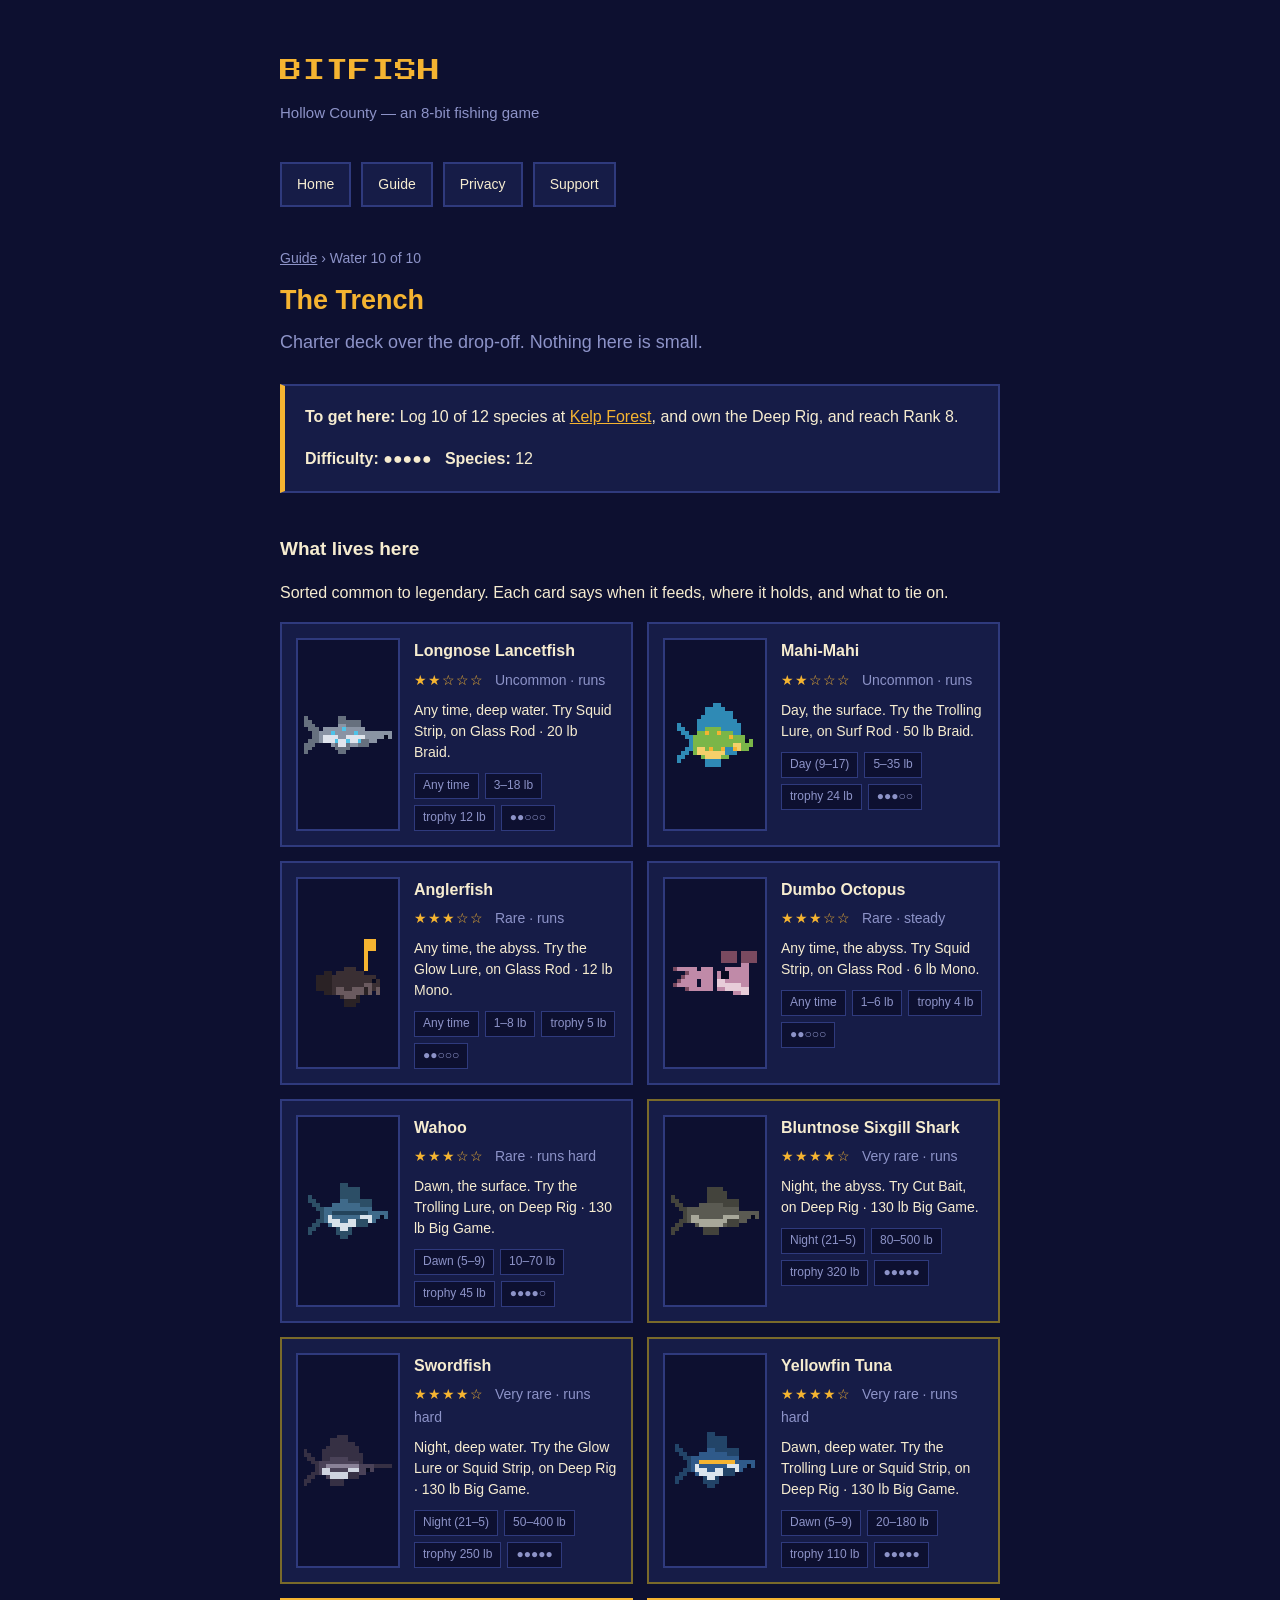
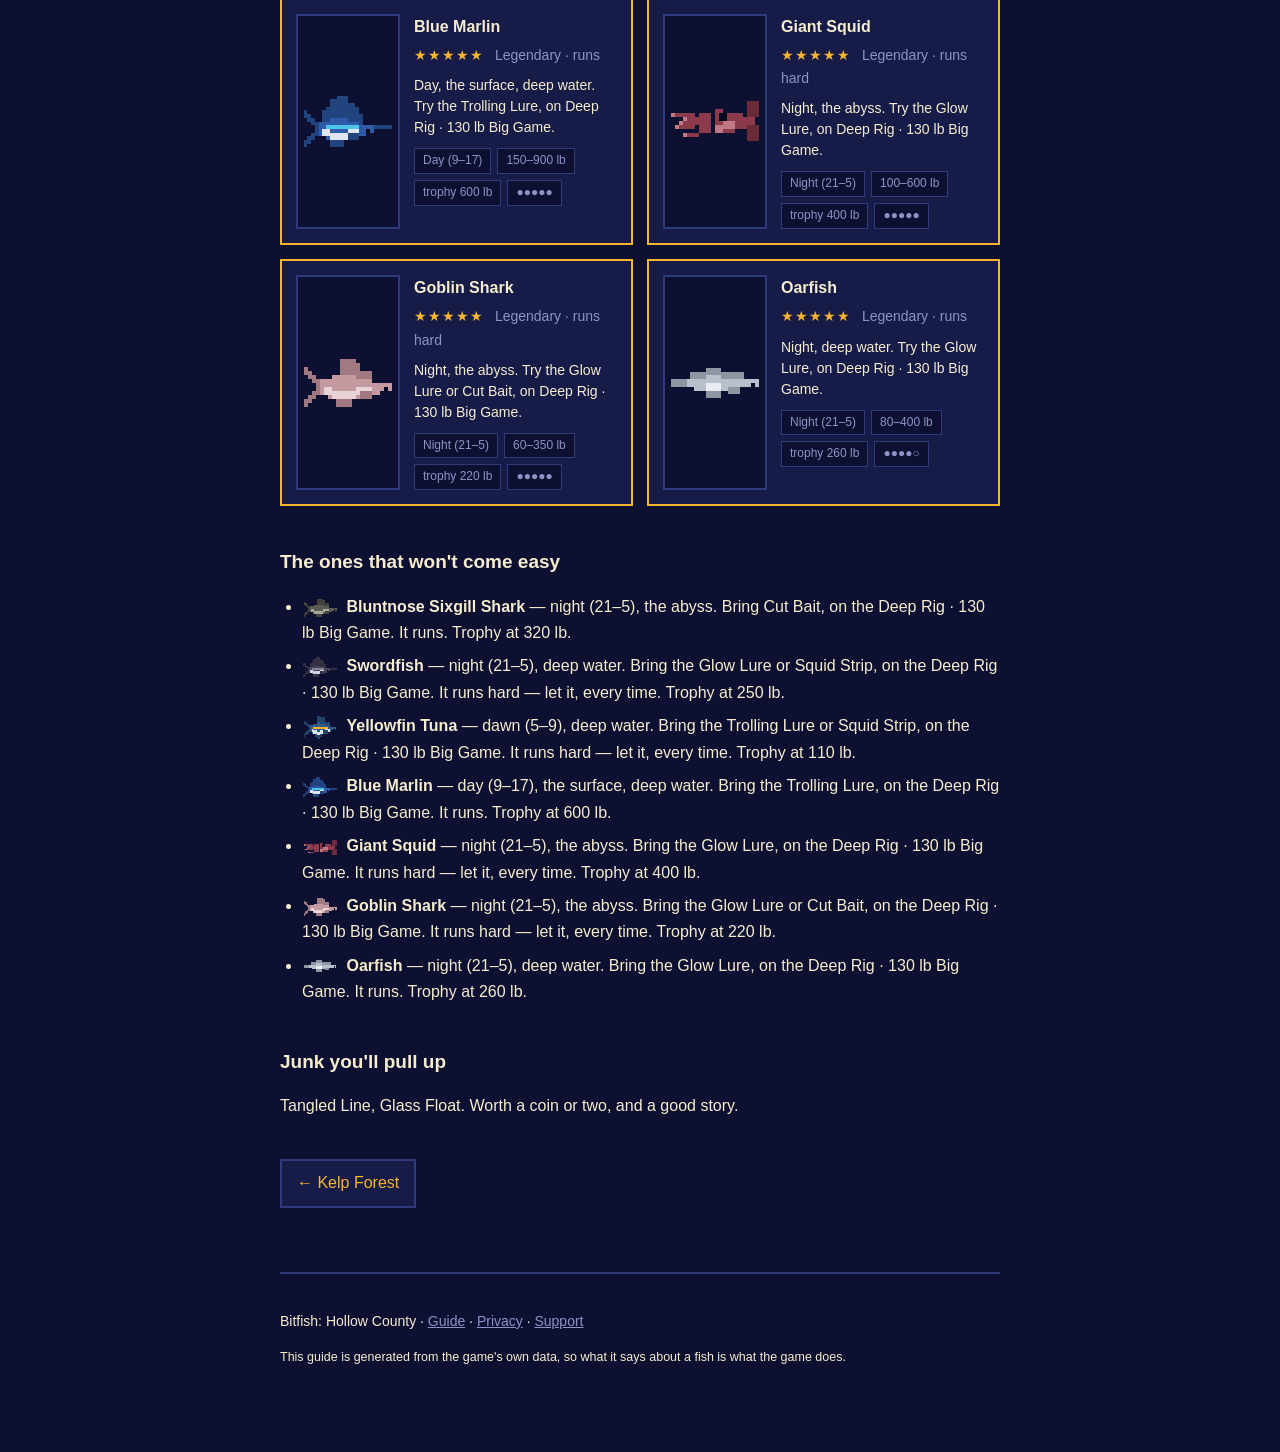
<file: guide/the-trench/index.html>
<!doctype html>
<html lang="en">
<head>
<meta charset="utf-8">
<meta name="viewport" content="width=device-width, initial-scale=1">
<title>The Trench — Angler's Guide — Bitfish: Hollow County</title>
<meta name="description" content="Charter deck over the drop-off. Nothing here is small. Every species, when it feeds, what it takes.">
<link rel="preconnect" href="https://fonts.googleapis.com">
<link rel="preconnect" href="https://fonts.gstatic.com" crossorigin>
<link href="https://fonts.googleapis.com/css2?family=Press+Start+2P&display=swap" rel="stylesheet">
<link rel="stylesheet" href="../../assets/style.css?v=3">
</head>
<body>
<div class="wrap">
<header>
  <p class="brand">BITFISH</p>
  <p class="tag">Hollow County &mdash; an 8-bit fishing game</p>
</header>
<nav>
  <a href="../../">Home</a>
  <a href="../../guide/">Guide</a>
  <a href="../../privacy/">Privacy</a>
  <a href="../../support/">Support</a>
</nav>

<p class="crumb"><a href="../">Guide</a> &rsaquo; Water 10 of 10</p>
<h1>The Trench</h1>
<p class="lede">Charter deck over the drop-off. Nothing here is small.</p>
<div class="card">
  <p><strong>To get here:</strong> Log 10 of 12 species at <a href="../kelp-forest/">Kelp Forest</a>, and own the Deep Rig, and reach Rank 8.</p>
  <p><strong>Difficulty:</strong> ●●●●● &nbsp; <strong>Species:</strong> 12</p>
</div>

<h2>What lives here</h2>
<p class="sub">Sorted common to legendary. Each card says when it feeds, where it holds, and what to tie on.</p>
<div class="fishgrid">
<article class="fishcard r2">
  <div class="art"><svg class="fish" width="96" height="46" viewBox="-1 1 25 12" shape-rendering="crispEdges" role="img" aria-label="lancetfish"><rect x="0" y="2" width="1" height="3" fill="#66707e"/><rect x="0" y="9" width="1" height="3" fill="#66707e"/><rect x="1" y="3" width="1" height="3" fill="#66707e"/><rect x="1" y="8" width="1" height="3" fill="#66707e"/><rect x="2" y="4" width="1" height="6" fill="#66707e"/><rect x="3" y="5" width="1" height="4" fill="#66707e"/><rect x="4" y="6" width="1" height="3" fill="#8a94a4"/><rect x="5" y="5" width="1" height="4" fill="#8a94a4"/><rect x="6" y="5" width="1" height="4" fill="#8a94a4"/><rect x="7" y="5" width="1" height="5" fill="#8a94a4"/><rect x="8" y="5" width="1" height="5" fill="#8a94a4"/><rect x="9" y="4" width="1" height="6" fill="#8a94a4"/><rect x="10" y="4" width="1" height="6" fill="#8a94a4"/><rect x="11" y="5" width="1" height="5" fill="#8a94a4"/><rect x="12" y="5" width="1" height="5" fill="#8a94a4"/><rect x="13" y="5" width="1" height="5" fill="#8a94a4"/><rect x="14" y="5" width="1" height="4" fill="#8a94a4"/><rect x="15" y="5" width="1" height="4" fill="#8a94a4"/><rect x="16" y="6" width="1" height="3" fill="#8a94a4"/><rect x="17" y="6" width="1" height="3" fill="#8a94a4"/><rect x="18" y="6" width="1" height="3" fill="#8a94a4"/><rect x="5" y="7" width="1" height="2" fill="#dfe4ec"/><rect x="6" y="7" width="1" height="2" fill="#dfe4ec"/><rect x="7" y="7" width="1" height="2" fill="#dfe4ec"/><rect x="8" y="7" width="1" height="2" fill="#dfe4ec"/><rect x="9" y="8" width="1" height="2" fill="#dfe4ec"/><rect x="10" y="8" width="1" height="2" fill="#dfe4ec"/><rect x="11" y="7" width="1" height="2" fill="#dfe4ec"/><rect x="12" y="7" width="1" height="2" fill="#dfe4ec"/><rect x="13" y="7" width="1" height="2" fill="#dfe4ec"/><rect x="14" y="7" width="1" height="2" fill="#dfe4ec"/><rect x="15" y="7" width="1" height="2" fill="#dfe4ec"/><rect x="19" y="6" width="1" height="2" fill="#8a94a4"/><rect x="20" y="6" width="1" height="2" fill="#8a94a4"/><rect x="21" y="6" width="1" height="2" fill="#8a94a4"/><rect x="22" y="6" width="1" height="2" fill="#8a94a4"/><rect x="9" y="2" width="1" height="2" fill="#66707e"/><rect x="10" y="2" width="1" height="2" fill="#66707e"/><rect x="11" y="3" width="1" height="2" fill="#66707e"/><rect x="12" y="3" width="1" height="2" fill="#66707e"/><rect x="13" y="3" width="1" height="2" fill="#66707e"/><rect x="14" y="3" width="1" height="2" fill="#66707e"/><rect x="8" y="9" width="1" height="2" fill="#66707e"/><rect x="9" y="10" width="1" height="2" fill="#66707e"/><rect x="10" y="10" width="1" height="2" fill="#66707e"/><rect x="11" y="9" width="1" height="2" fill="#66707e"/><rect x="14" y="8" width="3" height="2" fill="#66707e"/><rect x="7" y="6" width="1" height="1" fill="#4fc3e8"/><rect x="8" y="8" width="1" height="1" fill="#4fc3e8"/><rect x="10" y="5" width="1" height="1" fill="#4fc3e8"/><rect x="11" y="8" width="1" height="1" fill="#4fc3e8"/><rect x="13" y="6" width="1" height="1" fill="#4fc3e8"/><rect x="14" y="8" width="1" height="1" fill="#4fc3e8"/><rect x="21" y="7" width="1" height="1" fill="#070a1f"/></svg></div>
  <div class="meta">
    <h3>Longnose Lancetfish</h3>
    <p class="stars">★★☆☆☆ <span class="sub">Uncommon · runs</span></p>
    <p class="hint">Any time, deep water. Try Squid Strip, on Glass Rod · 20 lb Braid.</p>
    <p class="chips">
      <span>Any time</span>
      <span>3–18 lb</span>
      <span>trophy 12 lb</span>
      <span title="Fight">●●○○○</span>
    </p>
  </div>
</article>
<article class="fishcard r2">
  <div class="art"><svg class="fish" width="84" height="72" viewBox="-1 -4 21 18" shape-rendering="crispEdges" role="img" aria-label="mahi-mahi"><rect x="0" y="2" width="1" height="2" fill="#2f8ab5"/><rect x="0" y="10" width="1" height="2" fill="#2f8ab5"/><rect x="1" y="3" width="1" height="2" fill="#2f8ab5"/><rect x="1" y="9" width="1" height="2" fill="#2f8ab5"/><rect x="2" y="4" width="1" height="2" fill="#2f8ab5"/><rect x="2" y="8" width="1" height="2" fill="#2f8ab5"/><rect x="3" y="5" width="1" height="4" fill="#2f8ab5"/><rect x="4" y="5" width="1" height="5" fill="#7ab648"/><rect x="5" y="4" width="1" height="6" fill="#7ab648"/><rect x="6" y="4" width="1" height="7" fill="#7ab648"/><rect x="7" y="3" width="1" height="8" fill="#7ab648"/><rect x="8" y="3" width="1" height="8" fill="#7ab648"/><rect x="9" y="3" width="1" height="9" fill="#7ab648"/><rect x="10" y="3" width="1" height="8" fill="#7ab648"/><rect x="11" y="4" width="1" height="7" fill="#7ab648"/><rect x="12" y="4" width="1" height="7" fill="#7ab648"/><rect x="13" y="4" width="1" height="6" fill="#7ab648"/><rect x="14" y="5" width="1" height="5" fill="#7ab648"/><rect x="15" y="5" width="1" height="4" fill="#7ab648"/><rect x="16" y="5" width="1" height="4" fill="#7ab648"/><rect x="5" y="8" width="1" height="2" fill="#f5d06a"/><rect x="6" y="8" width="1" height="2" fill="#f5d06a"/><rect x="7" y="9" width="1" height="2" fill="#f5d06a"/><rect x="8" y="9" width="1" height="2" fill="#f5d06a"/><rect x="9" y="9" width="1" height="2" fill="#f5d06a"/><rect x="10" y="9" width="1" height="2" fill="#f5d06a"/><rect x="11" y="8" width="1" height="2" fill="#f5d06a"/><rect x="12" y="8" width="1" height="2" fill="#f5d06a"/><rect x="13" y="8" width="1" height="2" fill="#f5d06a"/><rect x="14" y="7" width="1" height="2" fill="#f5d06a"/><rect x="15" y="7" width="1" height="2" fill="#f5d06a"/><rect x="17" y="6" width="1" height="3" fill="#7ab648"/><rect x="18" y="6" width="1" height="2" fill="#7ab648"/><rect x="5" y="1" width="1" height="3" fill="#2f8ab5"/><rect x="6" y="0" width="1" height="4" fill="#2f8ab5"/><rect x="7" y="-2" width="1" height="5" fill="#2f8ab5"/><rect x="8" y="-2" width="1" height="5" fill="#2f8ab5"/><rect x="9" y="-3" width="1" height="6" fill="#2f8ab5"/><rect x="10" y="-3" width="1" height="6" fill="#2f8ab5"/><rect x="11" y="-2" width="1" height="6" fill="#2f8ab5"/><rect x="12" y="-1" width="1" height="5" fill="#2f8ab5"/><rect x="13" y="-1" width="1" height="5" fill="#2f8ab5"/><rect x="14" y="1" width="1" height="4" fill="#2f8ab5"/><rect x="15" y="2" width="1" height="3" fill="#2f8ab5"/><rect x="7" y="11" width="1" height="2" fill="#2f8ab5"/><rect x="8" y="11" width="1" height="2" fill="#2f8ab5"/><rect x="9" y="11" width="1" height="2" fill="#2f8ab5"/><rect x="10" y="11" width="1" height="2" fill="#2f8ab5"/><rect x="12" y="8" width="3" height="2" fill="#2f8ab5"/><rect x="7" y="4" width="1" height="1" fill="#f5b431"/><rect x="8" y="8" width="1" height="1" fill="#f5b431"/><rect x="10" y="4" width="1" height="1" fill="#f5b431"/><rect x="11" y="8" width="1" height="1" fill="#f5b431"/><rect x="13" y="5" width="1" height="1" fill="#f5b431"/><rect x="14" y="8" width="1" height="1" fill="#f5b431"/><rect x="17" y="6" width="1" height="1" fill="#070a1f"/></svg></div>
  <div class="meta">
    <h3>Mahi-Mahi</h3>
    <p class="stars">★★☆☆☆ <span class="sub">Uncommon · runs</span></p>
    <p class="hint">Day, the surface. Try the Trolling Lure, on Surf Rod · 50 lb Braid.</p>
    <p class="chips">
      <span>Day (9–17)</span>
      <span>5–35 lb</span>
      <span>trophy 24 lb</span>
      <span title="Fight">●●●○○</span>
    </p>
  </div>
</article>
<article class="fishcard r3">
  <div class="art"><svg class="fish" width="72" height="76" viewBox="-1 -5 18 19" shape-rendering="crispEdges" role="img" aria-label="anglerfish"><rect x="0" y="5" width="1" height="4" fill="#2a2225"/><rect x="1" y="5" width="1" height="4" fill="#2a2225"/><rect x="2" y="4" width="1" height="6" fill="#2a2225"/><rect x="3" y="4" width="1" height="6" fill="#2a2225"/><rect x="4" y="5" width="1" height="5" fill="#3a2f33"/><rect x="5" y="4" width="1" height="6" fill="#3a2f33"/><rect x="6" y="4" width="1" height="7" fill="#3a2f33"/><rect x="7" y="3" width="1" height="8" fill="#3a2f33"/><rect x="8" y="3" width="1" height="9" fill="#3a2f33"/><rect x="9" y="3" width="1" height="8" fill="#3a2f33"/><rect x="10" y="4" width="1" height="7" fill="#3a2f33"/><rect x="11" y="4" width="1" height="6" fill="#3a2f33"/><rect x="12" y="5" width="1" height="5" fill="#3a2f33"/><rect x="13" y="5" width="1" height="5" fill="#3a2f33"/><rect x="14" y="5" width="1" height="4" fill="#3a2f33"/><rect x="5" y="8" width="1" height="2" fill="#6a5a5f"/><rect x="6" y="8" width="1" height="2" fill="#6a5a5f"/><rect x="7" y="9" width="1" height="2" fill="#6a5a5f"/><rect x="8" y="9" width="1" height="2" fill="#6a5a5f"/><rect x="9" y="9" width="1" height="2" fill="#6a5a5f"/><rect x="10" y="8" width="1" height="2" fill="#6a5a5f"/><rect x="11" y="8" width="1" height="2" fill="#6a5a5f"/><rect x="12" y="7" width="1" height="2" fill="#6a5a5f"/><rect x="13" y="7" width="1" height="2" fill="#6a5a5f"/><rect x="15" y="6" width="1" height="3" fill="#3a2f33"/><rect x="7" y="11" width="1" height="2" fill="#2a2225"/><rect x="8" y="11" width="1" height="2" fill="#2a2225"/><rect x="9" y="11" width="1" height="2" fill="#2a2225"/><rect x="10" y="10" width="1" height="2" fill="#2a2225"/><rect x="11" y="8" width="3" height="2" fill="#2a2225"/><rect x="12" y="-2" width="1" height="6" fill="#f5b431"/><rect x="12" y="-4" width="3" height="3" fill="#f5b431"/><rect x="15" y="8" width="1" height="2" fill="#6a5a5f"/><rect x="13" y="8" width="1" height="2" fill="#6a5a5f"/><rect x="11" y="8" width="1" height="2" fill="#6a5a5f"/><rect x="9" y="8" width="1" height="2" fill="#6a5a5f"/><rect x="14" y="6" width="1" height="1" fill="#070a1f"/></svg></div>
  <div class="meta">
    <h3>Anglerfish</h3>
    <p class="stars">★★★☆☆ <span class="sub">Rare · runs</span></p>
    <p class="hint">Any time, the abyss. Try the Glow Lure, on Glass Rod · 12 lb Mono.</p>
    <p class="chips">
      <span>Any time</span>
      <span>1–8 lb</span>
      <span>trophy 5 lb</span>
      <span title="Fight">●●○○○</span>
    </p>
  </div>
</article>
<article class="fishcard r3">
  <div class="art"><svg class="fish" width="92" height="52" viewBox="1 -1 23 13" shape-rendering="crispEdges" role="img" aria-label="dumbo-octopus"><rect x="13" y="5" width="1" height="5" fill="#c08aa8"/><rect x="13" y="7" width="1" height="2" fill="#e8cdd9"/><rect x="14" y="5" width="1" height="5" fill="#c08aa8"/><rect x="14" y="7" width="1" height="2" fill="#e8cdd9"/><rect x="15" y="4" width="1" height="6" fill="#c08aa8"/><rect x="15" y="8" width="1" height="2" fill="#e8cdd9"/><rect x="16" y="4" width="1" height="6" fill="#c08aa8"/><rect x="16" y="8" width="1" height="2" fill="#e8cdd9"/><rect x="17" y="4" width="1" height="7" fill="#c08aa8"/><rect x="17" y="8" width="1" height="2" fill="#e8cdd9"/><rect x="18" y="4" width="1" height="7" fill="#c08aa8"/><rect x="18" y="8" width="1" height="2" fill="#e8cdd9"/><rect x="19" y="3" width="1" height="8" fill="#c08aa8"/><rect x="19" y="9" width="1" height="2" fill="#e8cdd9"/><rect x="20" y="3" width="1" height="8" fill="#c08aa8"/><rect x="20" y="9" width="1" height="2" fill="#e8cdd9"/><rect x="14" y="0" width="4" height="3" fill="#7a4a60"/><rect x="19" y="0" width="4" height="3" fill="#7a4a60"/><rect x="14" y="5" width="2" height="2" fill="#070a1f"/><rect x="9" y="4" width="3" height="1" fill="#c08aa8"/><rect x="6" y="5" width="3" height="1" fill="#c08aa8"/><rect x="5" y="5" width="1" height="1" fill="#7a4a60"/><rect x="8" y="5" width="4" height="1" fill="#c08aa8"/><rect x="3" y="4" width="5" height="1" fill="#c08aa8"/><rect x="2" y="4" width="1" height="1" fill="#7a4a60"/><rect x="8" y="6" width="4" height="1" fill="#c08aa8"/><rect x="4" y="7" width="4" height="1" fill="#c08aa8"/><rect x="3" y="7" width="1" height="1" fill="#7a4a60"/><rect x="9" y="7" width="3" height="1" fill="#c08aa8"/><rect x="5" y="6" width="4" height="1" fill="#c08aa8"/><rect x="4" y="6" width="1" height="1" fill="#7a4a60"/><rect x="9" y="8" width="3" height="1" fill="#c08aa8"/><rect x="6" y="9" width="3" height="1" fill="#c08aa8"/><rect x="5" y="9" width="1" height="1" fill="#7a4a60"/><rect x="8" y="9" width="4" height="1" fill="#c08aa8"/><rect x="3" y="8" width="5" height="1" fill="#c08aa8"/><rect x="2" y="8" width="1" height="1" fill="#7a4a60"/></svg></div>
  <div class="meta">
    <h3>Dumbo Octopus</h3>
    <p class="stars">★★★☆☆ <span class="sub">Rare · steady</span></p>
    <p class="hint">Any time, the abyss. Try Squid Strip, on Glass Rod · 6 lb Mono.</p>
    <p class="chips">
      <span>Any time</span>
      <span>1–6 lb</span>
      <span>trophy 4 lb</span>
      <span title="Fight">●●○○○</span>
    </p>
  </div>
</article>
<article class="fishcard r3">
  <div class="art"><svg class="fish" width="88" height="64" viewBox="-1 -2 22 16" shape-rendering="crispEdges" role="img" aria-label="wahoo"><rect x="0" y="2" width="1" height="2" fill="#2c4e66"/><rect x="0" y="10" width="1" height="2" fill="#2c4e66"/><rect x="1" y="3" width="1" height="2" fill="#2c4e66"/><rect x="1" y="9" width="1" height="2" fill="#2c4e66"/><rect x="2" y="4" width="1" height="2" fill="#2c4e66"/><rect x="2" y="8" width="1" height="2" fill="#2c4e66"/><rect x="3" y="5" width="1" height="4" fill="#2c4e66"/><rect x="4" y="5" width="1" height="4" fill="#3f6a8a"/><rect x="5" y="5" width="1" height="5" fill="#3f6a8a"/><rect x="6" y="4" width="1" height="6" fill="#3f6a8a"/><rect x="7" y="4" width="1" height="7" fill="#3f6a8a"/><rect x="8" y="3" width="1" height="8" fill="#3f6a8a"/><rect x="9" y="3" width="1" height="8" fill="#3f6a8a"/><rect x="10" y="4" width="1" height="7" fill="#3f6a8a"/><rect x="11" y="4" width="1" height="6" fill="#3f6a8a"/><rect x="12" y="4" width="1" height="6" fill="#3f6a8a"/><rect x="13" y="5" width="1" height="5" fill="#3f6a8a"/><rect x="14" y="5" width="1" height="5" fill="#3f6a8a"/><rect x="15" y="5" width="1" height="4" fill="#3f6a8a"/><rect x="16" y="6" width="1" height="3" fill="#3f6a8a"/><rect x="5" y="7" width="1" height="2" fill="#d8e2ea"/><rect x="6" y="8" width="1" height="2" fill="#d8e2ea"/><rect x="7" y="8" width="1" height="2" fill="#d8e2ea"/><rect x="8" y="9" width="1" height="2" fill="#d8e2ea"/><rect x="9" y="9" width="1" height="2" fill="#d8e2ea"/><rect x="10" y="8" width="1" height="2" fill="#d8e2ea"/><rect x="11" y="8" width="1" height="2" fill="#d8e2ea"/><rect x="12" y="8" width="1" height="2" fill="#d8e2ea"/><rect x="13" y="7" width="1" height="2" fill="#d8e2ea"/><rect x="14" y="7" width="1" height="2" fill="#d8e2ea"/><rect x="15" y="7" width="1" height="2" fill="#d8e2ea"/><rect x="17" y="6" width="1" height="2" fill="#3f6a8a"/><rect x="18" y="6" width="1" height="2" fill="#3f6a8a"/><rect x="19" y="6" width="1" height="2" fill="#3f6a8a"/><rect x="8" y="-1" width="1" height="4" fill="#2c4e66"/><rect x="9" y="-1" width="1" height="4" fill="#2c4e66"/><rect x="10" y="0" width="1" height="4" fill="#2c4e66"/><rect x="11" y="0" width="1" height="4" fill="#2c4e66"/><rect x="12" y="0" width="1" height="4" fill="#2c4e66"/><rect x="13" y="3" width="1" height="2" fill="#2c4e66"/><rect x="14" y="3" width="1" height="2" fill="#2c4e66"/><rect x="15" y="3" width="1" height="2" fill="#2c4e66"/><rect x="7" y="10" width="1" height="2" fill="#2c4e66"/><rect x="8" y="11" width="1" height="2" fill="#2c4e66"/><rect x="9" y="11" width="1" height="2" fill="#2c4e66"/><rect x="10" y="10" width="1" height="2" fill="#2c4e66"/><rect x="12" y="8" width="3" height="2" fill="#2c4e66"/><rect x="6" y="6" width="1" height="1" fill="#23445c"/><rect x="7" y="6" width="1" height="1" fill="#23445c"/><rect x="8" y="6" width="1" height="1" fill="#23445c"/><rect x="9" y="6" width="1" height="1" fill="#23445c"/><rect x="10" y="6" width="1" height="1" fill="#23445c"/><rect x="11" y="6" width="1" height="1" fill="#23445c"/><rect x="12" y="6" width="1" height="1" fill="#23445c"/><rect x="13" y="6" width="1" height="1" fill="#23445c"/><rect x="14" y="6" width="1" height="1" fill="#23445c"/><rect x="18" y="7" width="1" height="1" fill="#070a1f"/></svg></div>
  <div class="meta">
    <h3>Wahoo</h3>
    <p class="stars">★★★☆☆ <span class="sub">Rare · runs hard</span></p>
    <p class="hint">Dawn, the surface. Try the Trolling Lure, on Deep Rig · 130 lb Big Game.</p>
    <p class="chips">
      <span>Dawn (5–9)</span>
      <span>10–70 lb</span>
      <span>trophy 45 lb</span>
      <span title="Fight">●●●●○</span>
    </p>
  </div>
</article>
<article class="fishcard r4">
  <div class="art"><svg class="fish" width="96" height="56" viewBox="-1 -1 24 14" shape-rendering="crispEdges" role="img" aria-label="sixgill-shark"><rect x="0" y="2" width="1" height="2" fill="#43433c"/><rect x="0" y="10" width="1" height="2" fill="#43433c"/><rect x="1" y="3" width="1" height="2" fill="#43433c"/><rect x="1" y="9" width="1" height="2" fill="#43433c"/><rect x="2" y="4" width="1" height="2" fill="#43433c"/><rect x="2" y="8" width="1" height="2" fill="#43433c"/><rect x="3" y="5" width="1" height="4" fill="#43433c"/><rect x="4" y="5" width="1" height="4" fill="#5a5a52"/><rect x="5" y="5" width="1" height="4" fill="#5a5a52"/><rect x="6" y="5" width="1" height="5" fill="#5a5a52"/><rect x="7" y="4" width="1" height="6" fill="#5a5a52"/><rect x="8" y="4" width="1" height="6" fill="#5a5a52"/><rect x="9" y="4" width="1" height="7" fill="#5a5a52"/><rect x="10" y="4" width="1" height="7" fill="#5a5a52"/><rect x="11" y="4" width="1" height="6" fill="#5a5a52"/><rect x="12" y="4" width="1" height="6" fill="#5a5a52"/><rect x="13" y="5" width="1" height="5" fill="#5a5a52"/><rect x="14" y="5" width="1" height="5" fill="#5a5a52"/><rect x="15" y="5" width="1" height="4" fill="#5a5a52"/><rect x="16" y="5" width="1" height="4" fill="#5a5a52"/><rect x="17" y="6" width="1" height="3" fill="#5a5a52"/><rect x="18" y="6" width="1" height="3" fill="#5a5a52"/><rect x="5" y="7" width="1" height="2" fill="#a8a89a"/><rect x="6" y="7" width="1" height="2" fill="#a8a89a"/><rect x="7" y="8" width="1" height="2" fill="#a8a89a"/><rect x="8" y="8" width="1" height="2" fill="#a8a89a"/><rect x="9" y="8" width="1" height="2" fill="#a8a89a"/><rect x="10" y="8" width="1" height="2" fill="#a8a89a"/><rect x="11" y="8" width="1" height="2" fill="#a8a89a"/><rect x="12" y="8" width="1" height="2" fill="#a8a89a"/><rect x="13" y="7" width="1" height="2" fill="#a8a89a"/><rect x="14" y="7" width="1" height="2" fill="#a8a89a"/><rect x="15" y="7" width="1" height="2" fill="#a8a89a"/><rect x="16" y="7" width="1" height="2" fill="#a8a89a"/><rect x="19" y="6" width="1" height="2" fill="#5a5a52"/><rect x="20" y="6" width="1" height="2" fill="#5a5a52"/><rect x="21" y="6" width="1" height="2" fill="#5a5a52"/><rect x="9" y="0" width="1" height="4" fill="#43433c"/><rect x="10" y="0" width="1" height="4" fill="#43433c"/><rect x="11" y="0" width="1" height="4" fill="#43433c"/><rect x="12" y="0" width="1" height="4" fill="#43433c"/><rect x="13" y="1" width="1" height="4" fill="#43433c"/><rect x="14" y="3" width="1" height="2" fill="#43433c"/><rect x="15" y="3" width="1" height="2" fill="#43433c"/><rect x="16" y="3" width="1" height="2" fill="#43433c"/><rect x="8" y="10" width="1" height="2" fill="#43433c"/><rect x="9" y="10" width="1" height="2" fill="#43433c"/><rect x="10" y="10" width="1" height="2" fill="#43433c"/><rect x="11" y="10" width="1" height="2" fill="#43433c"/><rect x="14" y="8" width="3" height="2" fill="#43433c"/><rect x="20" y="7" width="1" height="1" fill="#070a1f"/></svg></div>
  <div class="meta">
    <h3>Bluntnose Sixgill Shark</h3>
    <p class="stars">★★★★☆ <span class="sub">Very rare · runs</span></p>
    <p class="hint">Night, the abyss. Try Cut Bait, on Deep Rig · 130 lb Big Game.</p>
    <p class="chips">
      <span>Night (21–5)</span>
      <span>80–500 lb</span>
      <span>trophy 320 lb</span>
      <span title="Fight">●●●●●</span>
    </p>
  </div>
</article>
<article class="fishcard r4">
  <div class="art"><svg class="fish" width="96" height="59" viewBox="-1 -3 26 16" shape-rendering="crispEdges" role="img" aria-label="swordfish"><rect x="0" y="2" width="1" height="2" fill="#363044"/><rect x="0" y="10" width="1" height="2" fill="#363044"/><rect x="1" y="3" width="1" height="2" fill="#363044"/><rect x="1" y="9" width="1" height="2" fill="#363044"/><rect x="2" y="4" width="1" height="2" fill="#363044"/><rect x="2" y="8" width="1" height="2" fill="#363044"/><rect x="3" y="5" width="1" height="4" fill="#363044"/><rect x="4" y="5" width="1" height="4" fill="#4a4258"/><rect x="5" y="5" width="1" height="4" fill="#4a4258"/><rect x="6" y="5" width="1" height="5" fill="#4a4258"/><rect x="7" y="4" width="1" height="6" fill="#4a4258"/><rect x="8" y="4" width="1" height="7" fill="#4a4258"/><rect x="9" y="4" width="1" height="7" fill="#4a4258"/><rect x="10" y="4" width="1" height="6" fill="#4a4258"/><rect x="11" y="4" width="1" height="6" fill="#4a4258"/><rect x="12" y="5" width="1" height="5" fill="#4a4258"/><rect x="13" y="5" width="1" height="5" fill="#4a4258"/><rect x="14" y="5" width="1" height="4" fill="#4a4258"/><rect x="15" y="6" width="1" height="3" fill="#4a4258"/><rect x="16" y="6" width="1" height="3" fill="#4a4258"/><rect x="5" y="7" width="1" height="2" fill="#cfd4e0"/><rect x="6" y="7" width="1" height="2" fill="#cfd4e0"/><rect x="7" y="8" width="1" height="2" fill="#cfd4e0"/><rect x="8" y="8" width="1" height="2" fill="#cfd4e0"/><rect x="9" y="8" width="1" height="2" fill="#cfd4e0"/><rect x="10" y="8" width="1" height="2" fill="#cfd4e0"/><rect x="11" y="8" width="1" height="2" fill="#cfd4e0"/><rect x="12" y="7" width="1" height="2" fill="#cfd4e0"/><rect x="13" y="7" width="1" height="2" fill="#cfd4e0"/><rect x="14" y="7" width="1" height="2" fill="#cfd4e0"/><rect x="17" y="6" width="1" height="2" fill="#4a4258"/><rect x="18" y="6" width="1" height="2" fill="#4a4258"/><rect x="19" y="6" width="5" height="1" fill="#363044"/><rect x="5" y="2" width="1" height="3" fill="#363044"/><rect x="6" y="1" width="1" height="4" fill="#363044"/><rect x="7" y="-1" width="1" height="5" fill="#363044"/><rect x="8" y="-1" width="1" height="5" fill="#363044"/><rect x="9" y="-2" width="1" height="6" fill="#363044"/><rect x="10" y="-2" width="1" height="6" fill="#363044"/><rect x="11" y="-2" width="1" height="6" fill="#363044"/><rect x="12" y="0" width="1" height="5" fill="#363044"/><rect x="13" y="0" width="1" height="5" fill="#363044"/><rect x="14" y="1" width="1" height="4" fill="#363044"/><rect x="15" y="3" width="1" height="3" fill="#363044"/><rect x="7" y="10" width="1" height="2" fill="#363044"/><rect x="8" y="10" width="1" height="2" fill="#363044"/><rect x="9" y="10" width="1" height="2" fill="#363044"/><rect x="10" y="10" width="1" height="2" fill="#363044"/><rect x="12" y="8" width="3" height="2" fill="#363044"/><rect x="6" y="6" width="1" height="1" fill="#8a8298"/><rect x="7" y="6" width="1" height="1" fill="#8a8298"/><rect x="8" y="6" width="1" height="1" fill="#8a8298"/><rect x="9" y="6" width="1" height="1" fill="#8a8298"/><rect x="10" y="6" width="1" height="1" fill="#8a8298"/><rect x="11" y="6" width="1" height="1" fill="#8a8298"/><rect x="12" y="6" width="1" height="1" fill="#8a8298"/><rect x="13" y="6" width="1" height="1" fill="#8a8298"/><rect x="14" y="6" width="1" height="1" fill="#8a8298"/><rect x="17" y="7" width="1" height="1" fill="#070a1f"/></svg></div>
  <div class="meta">
    <h3>Swordfish</h3>
    <p class="stars">★★★★☆ <span class="sub">Very rare · runs hard</span></p>
    <p class="hint">Night, deep water. Try the Glow Lure or Squid Strip, on Deep Rig · 130 lb Big Game.</p>
    <p class="chips">
      <span>Night (21–5)</span>
      <span>50–400 lb</span>
      <span>trophy 250 lb</span>
      <span title="Fight">●●●●●</span>
    </p>
  </div>
</article>
<article class="fishcard r4">
  <div class="art"><svg class="fish" width="88" height="64" viewBox="-1 -2 22 16" shape-rendering="crispEdges" role="img" aria-label="yellowfin-tuna"><rect x="0" y="2" width="1" height="2" fill="#224468"/><rect x="0" y="10" width="1" height="2" fill="#224468"/><rect x="1" y="3" width="1" height="2" fill="#224468"/><rect x="1" y="9" width="1" height="2" fill="#224468"/><rect x="2" y="4" width="1" height="2" fill="#224468"/><rect x="2" y="8" width="1" height="2" fill="#224468"/><rect x="3" y="5" width="1" height="4" fill="#224468"/><rect x="4" y="5" width="1" height="4" fill="#2f5a8a"/><rect x="5" y="5" width="1" height="5" fill="#2f5a8a"/><rect x="6" y="4" width="1" height="6" fill="#2f5a8a"/><rect x="7" y="4" width="1" height="7" fill="#2f5a8a"/><rect x="8" y="3" width="1" height="8" fill="#2f5a8a"/><rect x="9" y="3" width="1" height="8" fill="#2f5a8a"/><rect x="10" y="4" width="1" height="7" fill="#2f5a8a"/><rect x="11" y="4" width="1" height="6" fill="#2f5a8a"/><rect x="12" y="4" width="1" height="6" fill="#2f5a8a"/><rect x="13" y="5" width="1" height="5" fill="#2f5a8a"/><rect x="14" y="5" width="1" height="5" fill="#2f5a8a"/><rect x="15" y="5" width="1" height="4" fill="#2f5a8a"/><rect x="16" y="6" width="1" height="3" fill="#2f5a8a"/><rect x="5" y="7" width="1" height="2" fill="#dce6ee"/><rect x="6" y="8" width="1" height="2" fill="#dce6ee"/><rect x="7" y="8" width="1" height="2" fill="#dce6ee"/><rect x="8" y="9" width="1" height="2" fill="#dce6ee"/><rect x="9" y="9" width="1" height="2" fill="#dce6ee"/><rect x="10" y="8" width="1" height="2" fill="#dce6ee"/><rect x="11" y="8" width="1" height="2" fill="#dce6ee"/><rect x="12" y="8" width="1" height="2" fill="#dce6ee"/><rect x="13" y="7" width="1" height="2" fill="#dce6ee"/><rect x="14" y="7" width="1" height="2" fill="#dce6ee"/><rect x="15" y="7" width="1" height="2" fill="#dce6ee"/><rect x="17" y="6" width="1" height="2" fill="#2f5a8a"/><rect x="18" y="6" width="1" height="2" fill="#2f5a8a"/><rect x="19" y="6" width="1" height="2" fill="#2f5a8a"/><rect x="8" y="-1" width="1" height="4" fill="#224468"/><rect x="9" y="-1" width="1" height="4" fill="#224468"/><rect x="10" y="0" width="1" height="4" fill="#224468"/><rect x="11" y="0" width="1" height="4" fill="#224468"/><rect x="12" y="0" width="1" height="4" fill="#224468"/><rect x="13" y="3" width="1" height="2" fill="#224468"/><rect x="14" y="3" width="1" height="2" fill="#224468"/><rect x="15" y="3" width="1" height="2" fill="#224468"/><rect x="7" y="10" width="1" height="2" fill="#224468"/><rect x="8" y="11" width="1" height="2" fill="#224468"/><rect x="9" y="11" width="1" height="2" fill="#224468"/><rect x="10" y="10" width="1" height="2" fill="#224468"/><rect x="12" y="8" width="3" height="2" fill="#224468"/><rect x="6" y="6" width="1" height="1" fill="#f5b431"/><rect x="7" y="6" width="1" height="1" fill="#f5b431"/><rect x="8" y="6" width="1" height="1" fill="#f5b431"/><rect x="9" y="6" width="1" height="1" fill="#f5b431"/><rect x="10" y="6" width="1" height="1" fill="#f5b431"/><rect x="11" y="6" width="1" height="1" fill="#f5b431"/><rect x="12" y="6" width="1" height="1" fill="#f5b431"/><rect x="13" y="6" width="1" height="1" fill="#f5b431"/><rect x="14" y="6" width="1" height="1" fill="#f5b431"/><rect x="18" y="7" width="1" height="1" fill="#070a1f"/></svg></div>
  <div class="meta">
    <h3>Yellowfin Tuna</h3>
    <p class="stars">★★★★☆ <span class="sub">Very rare · runs hard</span></p>
    <p class="hint">Dawn, deep water. Try the Trolling Lure or Squid Strip, on Deep Rig · 130 lb Big Game.</p>
    <p class="chips">
      <span>Dawn (5–9)</span>
      <span>20–180 lb</span>
      <span>trophy 110 lb</span>
      <span title="Fight">●●●●●</span>
    </p>
  </div>
</article>
<article class="fishcard r5">
  <div class="art"><svg class="fish" width="96" height="59" viewBox="-1 -3 26 16" shape-rendering="crispEdges" role="img" aria-label="blue-marlin"><rect x="0" y="2" width="1" height="2" fill="#22447e"/><rect x="0" y="10" width="1" height="2" fill="#22447e"/><rect x="1" y="3" width="1" height="2" fill="#22447e"/><rect x="1" y="9" width="1" height="2" fill="#22447e"/><rect x="2" y="4" width="1" height="2" fill="#22447e"/><rect x="2" y="8" width="1" height="2" fill="#22447e"/><rect x="3" y="5" width="1" height="4" fill="#22447e"/><rect x="4" y="5" width="1" height="4" fill="#2f5aa8"/><rect x="5" y="5" width="1" height="4" fill="#2f5aa8"/><rect x="6" y="5" width="1" height="5" fill="#2f5aa8"/><rect x="7" y="4" width="1" height="6" fill="#2f5aa8"/><rect x="8" y="4" width="1" height="7" fill="#2f5aa8"/><rect x="9" y="4" width="1" height="7" fill="#2f5aa8"/><rect x="10" y="4" width="1" height="6" fill="#2f5aa8"/><rect x="11" y="4" width="1" height="6" fill="#2f5aa8"/><rect x="12" y="5" width="1" height="5" fill="#2f5aa8"/><rect x="13" y="5" width="1" height="5" fill="#2f5aa8"/><rect x="14" y="5" width="1" height="4" fill="#2f5aa8"/><rect x="15" y="6" width="1" height="3" fill="#2f5aa8"/><rect x="16" y="6" width="1" height="3" fill="#2f5aa8"/><rect x="5" y="7" width="1" height="2" fill="#dfe6f0"/><rect x="6" y="7" width="1" height="2" fill="#dfe6f0"/><rect x="7" y="8" width="1" height="2" fill="#dfe6f0"/><rect x="8" y="8" width="1" height="2" fill="#dfe6f0"/><rect x="9" y="8" width="1" height="2" fill="#dfe6f0"/><rect x="10" y="8" width="1" height="2" fill="#dfe6f0"/><rect x="11" y="8" width="1" height="2" fill="#dfe6f0"/><rect x="12" y="7" width="1" height="2" fill="#dfe6f0"/><rect x="13" y="7" width="1" height="2" fill="#dfe6f0"/><rect x="14" y="7" width="1" height="2" fill="#dfe6f0"/><rect x="17" y="6" width="1" height="2" fill="#2f5aa8"/><rect x="18" y="6" width="1" height="2" fill="#2f5aa8"/><rect x="19" y="6" width="5" height="1" fill="#22447e"/><rect x="5" y="2" width="1" height="3" fill="#22447e"/><rect x="6" y="1" width="1" height="4" fill="#22447e"/><rect x="7" y="-1" width="1" height="5" fill="#22447e"/><rect x="8" y="-1" width="1" height="5" fill="#22447e"/><rect x="9" y="-2" width="1" height="6" fill="#22447e"/><rect x="10" y="-2" width="1" height="6" fill="#22447e"/><rect x="11" y="-2" width="1" height="6" fill="#22447e"/><rect x="12" y="0" width="1" height="5" fill="#22447e"/><rect x="13" y="0" width="1" height="5" fill="#22447e"/><rect x="14" y="1" width="1" height="4" fill="#22447e"/><rect x="15" y="3" width="1" height="3" fill="#22447e"/><rect x="7" y="10" width="1" height="2" fill="#22447e"/><rect x="8" y="10" width="1" height="2" fill="#22447e"/><rect x="9" y="10" width="1" height="2" fill="#22447e"/><rect x="10" y="10" width="1" height="2" fill="#22447e"/><rect x="12" y="8" width="3" height="2" fill="#22447e"/><rect x="6" y="6" width="1" height="1" fill="#4fc3e8"/><rect x="7" y="6" width="1" height="1" fill="#4fc3e8"/><rect x="8" y="6" width="1" height="1" fill="#4fc3e8"/><rect x="9" y="6" width="1" height="1" fill="#4fc3e8"/><rect x="10" y="6" width="1" height="1" fill="#4fc3e8"/><rect x="11" y="6" width="1" height="1" fill="#4fc3e8"/><rect x="12" y="6" width="1" height="1" fill="#4fc3e8"/><rect x="13" y="6" width="1" height="1" fill="#4fc3e8"/><rect x="14" y="6" width="1" height="1" fill="#4fc3e8"/><rect x="17" y="7" width="1" height="1" fill="#070a1f"/></svg></div>
  <div class="meta">
    <h3>Blue Marlin</h3>
    <p class="stars">★★★★★ <span class="sub">Legendary · runs</span></p>
    <p class="hint">Day, the surface, deep water. Try the Trolling Lure, on Deep Rig · 130 lb Big Game.</p>
    <p class="chips">
      <span>Day (9–17)</span>
      <span>150–900 lb</span>
      <span>trophy 600 lb</span>
      <span title="Fight">●●●●●</span>
    </p>
  </div>
</article>
<article class="fishcard r5">
  <div class="art"><svg class="fish" width="96" height="48" viewBox="1 1 24 12" shape-rendering="crispEdges" role="img" aria-label="giant-squid"><rect x="13" y="4" width="1" height="6" fill="#8a3a4a"/><rect x="13" y="8" width="1" height="2" fill="#c07a86"/><rect x="14" y="4" width="1" height="6" fill="#8a3a4a"/><rect x="14" y="8" width="1" height="2" fill="#c07a86"/><rect x="15" y="5" width="1" height="5" fill="#8a3a4a"/><rect x="15" y="7" width="1" height="2" fill="#c07a86"/><rect x="16" y="5" width="1" height="5" fill="#8a3a4a"/><rect x="16" y="7" width="1" height="2" fill="#c07a86"/><rect x="17" y="5" width="1" height="5" fill="#8a3a4a"/><rect x="17" y="7" width="1" height="2" fill="#c07a86"/><rect x="18" y="5" width="1" height="4" fill="#8a3a4a"/><rect x="19" y="5" width="1" height="4" fill="#8a3a4a"/><rect x="20" y="6" width="1" height="3" fill="#8a3a4a"/><rect x="21" y="6" width="1" height="3" fill="#8a3a4a"/><rect x="22" y="6" width="1" height="3" fill="#8a3a4a"/><rect x="21" y="2" width="3" height="4" fill="#6a2a38"/><rect x="21" y="8" width="3" height="4" fill="#6a2a38"/><rect x="14" y="5" width="2" height="2" fill="#070a1f"/><rect x="9" y="5" width="3" height="1" fill="#8a3a4a"/><rect x="6" y="6" width="3" height="1" fill="#8a3a4a"/><rect x="5" y="6" width="1" height="1" fill="#c07a86"/><rect x="8" y="6" width="4" height="1" fill="#8a3a4a"/><rect x="3" y="5" width="5" height="1" fill="#8a3a4a"/><rect x="2" y="5" width="1" height="1" fill="#c07a86"/><rect x="8" y="7" width="4" height="1" fill="#8a3a4a"/><rect x="4" y="8" width="4" height="1" fill="#8a3a4a"/><rect x="3" y="8" width="1" height="1" fill="#c07a86"/><rect x="9" y="8" width="3" height="1" fill="#8a3a4a"/><rect x="5" y="7" width="4" height="1" fill="#8a3a4a"/><rect x="4" y="7" width="1" height="1" fill="#c07a86"/><rect x="9" y="9" width="3" height="1" fill="#8a3a4a"/><rect x="6" y="10" width="3" height="1" fill="#8a3a4a"/><rect x="5" y="10" width="1" height="1" fill="#c07a86"/></svg></div>
  <div class="meta">
    <h3>Giant Squid</h3>
    <p class="stars">★★★★★ <span class="sub">Legendary · runs hard</span></p>
    <p class="hint">Night, the abyss. Try the Glow Lure, on Deep Rig · 130 lb Big Game.</p>
    <p class="chips">
      <span>Night (21–5)</span>
      <span>100–600 lb</span>
      <span>trophy 400 lb</span>
      <span title="Fight">●●●●●</span>
    </p>
  </div>
</article>
<article class="fishcard r5">
  <div class="art"><svg class="fish" width="96" height="56" viewBox="-1 -1 24 14" shape-rendering="crispEdges" role="img" aria-label="goblin-shark"><rect x="0" y="2" width="1" height="2" fill="#a07a80"/><rect x="0" y="10" width="1" height="2" fill="#a07a80"/><rect x="1" y="3" width="1" height="2" fill="#a07a80"/><rect x="1" y="9" width="1" height="2" fill="#a07a80"/><rect x="2" y="4" width="1" height="2" fill="#a07a80"/><rect x="2" y="8" width="1" height="2" fill="#a07a80"/><rect x="3" y="5" width="1" height="4" fill="#a07a80"/><rect x="4" y="5" width="1" height="4" fill="#c49aa0"/><rect x="5" y="5" width="1" height="4" fill="#c49aa0"/><rect x="6" y="5" width="1" height="5" fill="#c49aa0"/><rect x="7" y="4" width="1" height="6" fill="#c49aa0"/><rect x="8" y="4" width="1" height="6" fill="#c49aa0"/><rect x="9" y="4" width="1" height="7" fill="#c49aa0"/><rect x="10" y="4" width="1" height="7" fill="#c49aa0"/><rect x="11" y="4" width="1" height="6" fill="#c49aa0"/><rect x="12" y="4" width="1" height="6" fill="#c49aa0"/><rect x="13" y="5" width="1" height="5" fill="#c49aa0"/><rect x="14" y="5" width="1" height="5" fill="#c49aa0"/><rect x="15" y="5" width="1" height="4" fill="#c49aa0"/><rect x="16" y="5" width="1" height="4" fill="#c49aa0"/><rect x="17" y="6" width="1" height="3" fill="#c49aa0"/><rect x="18" y="6" width="1" height="3" fill="#c49aa0"/><rect x="5" y="7" width="1" height="2" fill="#e8d4d8"/><rect x="6" y="7" width="1" height="2" fill="#e8d4d8"/><rect x="7" y="8" width="1" height="2" fill="#e8d4d8"/><rect x="8" y="8" width="1" height="2" fill="#e8d4d8"/><rect x="9" y="8" width="1" height="2" fill="#e8d4d8"/><rect x="10" y="8" width="1" height="2" fill="#e8d4d8"/><rect x="11" y="8" width="1" height="2" fill="#e8d4d8"/><rect x="12" y="8" width="1" height="2" fill="#e8d4d8"/><rect x="13" y="7" width="1" height="2" fill="#e8d4d8"/><rect x="14" y="7" width="1" height="2" fill="#e8d4d8"/><rect x="15" y="7" width="1" height="2" fill="#e8d4d8"/><rect x="16" y="7" width="1" height="2" fill="#e8d4d8"/><rect x="19" y="6" width="1" height="2" fill="#c49aa0"/><rect x="20" y="6" width="1" height="2" fill="#c49aa0"/><rect x="21" y="6" width="1" height="2" fill="#c49aa0"/><rect x="9" y="0" width="1" height="4" fill="#a07a80"/><rect x="10" y="0" width="1" height="4" fill="#a07a80"/><rect x="11" y="0" width="1" height="4" fill="#a07a80"/><rect x="12" y="0" width="1" height="4" fill="#a07a80"/><rect x="13" y="1" width="1" height="4" fill="#a07a80"/><rect x="14" y="3" width="1" height="2" fill="#a07a80"/><rect x="15" y="3" width="1" height="2" fill="#a07a80"/><rect x="16" y="3" width="1" height="2" fill="#a07a80"/><rect x="8" y="10" width="1" height="2" fill="#a07a80"/><rect x="9" y="10" width="1" height="2" fill="#a07a80"/><rect x="10" y="10" width="1" height="2" fill="#a07a80"/><rect x="11" y="10" width="1" height="2" fill="#a07a80"/><rect x="14" y="8" width="3" height="2" fill="#a07a80"/><rect x="20" y="7" width="1" height="1" fill="#070a1f"/></svg></div>
  <div class="meta">
    <h3>Goblin Shark</h3>
    <p class="stars">★★★★★ <span class="sub">Legendary · runs hard</span></p>
    <p class="hint">Night, the abyss. Try the Glow Lure or Cut Bait, on Deep Rig · 130 lb Big Game.</p>
    <p class="chips">
      <span>Night (21–5)</span>
      <span>60–350 lb</span>
      <span>trophy 220 lb</span>
      <span title="Fight">●●●●●</span>
    </p>
  </div>
</article>
<article class="fishcard r5">
  <div class="art"><svg class="fish" width="96" height="38" viewBox="-1 2 25 10" shape-rendering="crispEdges" role="img" aria-label="oarfish"><rect x="0" y="6" width="1" height="2" fill="#8e96a2"/><rect x="1" y="6" width="1" height="2" fill="#8e96a2"/><rect x="2" y="6" width="1" height="2" fill="#8e96a2"/><rect x="3" y="6" width="1" height="2" fill="#8e96a2"/><rect x="4" y="6" width="1" height="2" fill="#b8c0cc"/><rect x="5" y="6" width="1" height="2" fill="#b8c0cc"/><rect x="6" y="6" width="1" height="3" fill="#b8c0cc"/><rect x="7" y="6" width="1" height="3" fill="#b8c0cc"/><rect x="8" y="6" width="1" height="3" fill="#b8c0cc"/><rect x="9" y="5" width="1" height="4" fill="#b8c0cc"/><rect x="10" y="5" width="1" height="4" fill="#b8c0cc"/><rect x="11" y="5" width="1" height="4" fill="#b8c0cc"/><rect x="12" y="5" width="1" height="4" fill="#b8c0cc"/><rect x="13" y="6" width="1" height="3" fill="#b8c0cc"/><rect x="14" y="6" width="1" height="3" fill="#b8c0cc"/><rect x="15" y="6" width="1" height="3" fill="#b8c0cc"/><rect x="16" y="6" width="1" height="3" fill="#b8c0cc"/><rect x="17" y="6" width="1" height="2" fill="#b8c0cc"/><rect x="18" y="6" width="1" height="2" fill="#b8c0cc"/><rect x="19" y="6" width="1" height="2" fill="#b8c0cc"/><rect x="20" y="6" width="1" height="2" fill="#b8c0cc"/><rect x="9" y="7" width="1" height="2" fill="#e8ecf2"/><rect x="10" y="7" width="1" height="2" fill="#e8ecf2"/><rect x="11" y="7" width="1" height="2" fill="#e8ecf2"/><rect x="12" y="7" width="1" height="2" fill="#e8ecf2"/><rect x="21" y="6" width="1" height="2" fill="#b8c0cc"/><rect x="22" y="6" width="1" height="2" fill="#b8c0cc"/><rect x="5" y="4" width="1" height="2" fill="#8e96a2"/><rect x="6" y="4" width="1" height="2" fill="#8e96a2"/><rect x="7" y="4" width="1" height="2" fill="#8e96a2"/><rect x="8" y="4" width="1" height="2" fill="#8e96a2"/><rect x="9" y="3" width="1" height="2" fill="#8e96a2"/><rect x="10" y="3" width="1" height="2" fill="#8e96a2"/><rect x="11" y="3" width="1" height="2" fill="#8e96a2"/><rect x="12" y="3" width="1" height="2" fill="#8e96a2"/><rect x="13" y="4" width="1" height="2" fill="#8e96a2"/><rect x="14" y="4" width="1" height="2" fill="#8e96a2"/><rect x="15" y="4" width="1" height="2" fill="#8e96a2"/><rect x="16" y="4" width="1" height="2" fill="#8e96a2"/><rect x="17" y="4" width="1" height="2" fill="#8e96a2"/><rect x="18" y="4" width="1" height="2" fill="#8e96a2"/><rect x="9" y="9" width="1" height="2" fill="#8e96a2"/><rect x="10" y="9" width="1" height="2" fill="#8e96a2"/><rect x="11" y="9" width="1" height="2" fill="#8e96a2"/><rect x="12" y="9" width="1" height="2" fill="#8e96a2"/><rect x="15" y="8" width="3" height="2" fill="#8e96a2"/><rect x="21" y="7" width="1" height="1" fill="#070a1f"/></svg></div>
  <div class="meta">
    <h3>Oarfish</h3>
    <p class="stars">★★★★★ <span class="sub">Legendary · runs</span></p>
    <p class="hint">Night, deep water. Try the Glow Lure, on Deep Rig · 130 lb Big Game.</p>
    <p class="chips">
      <span>Night (21–5)</span>
      <span>80–400 lb</span>
      <span>trophy 260 lb</span>
      <span title="Fight">●●●●○</span>
    </p>
  </div>
</article>
</div>

<h2>The ones that won't come easy</h2>
<ul>
<li><svg class="fish" width="96" height="56" viewBox="-1 -1 24 14" shape-rendering="crispEdges" role="img" aria-label="sixgill-shark"><rect x="0" y="2" width="1" height="2" fill="#43433c"/><rect x="0" y="10" width="1" height="2" fill="#43433c"/><rect x="1" y="3" width="1" height="2" fill="#43433c"/><rect x="1" y="9" width="1" height="2" fill="#43433c"/><rect x="2" y="4" width="1" height="2" fill="#43433c"/><rect x="2" y="8" width="1" height="2" fill="#43433c"/><rect x="3" y="5" width="1" height="4" fill="#43433c"/><rect x="4" y="5" width="1" height="4" fill="#5a5a52"/><rect x="5" y="5" width="1" height="4" fill="#5a5a52"/><rect x="6" y="5" width="1" height="5" fill="#5a5a52"/><rect x="7" y="4" width="1" height="6" fill="#5a5a52"/><rect x="8" y="4" width="1" height="6" fill="#5a5a52"/><rect x="9" y="4" width="1" height="7" fill="#5a5a52"/><rect x="10" y="4" width="1" height="7" fill="#5a5a52"/><rect x="11" y="4" width="1" height="6" fill="#5a5a52"/><rect x="12" y="4" width="1" height="6" fill="#5a5a52"/><rect x="13" y="5" width="1" height="5" fill="#5a5a52"/><rect x="14" y="5" width="1" height="5" fill="#5a5a52"/><rect x="15" y="5" width="1" height="4" fill="#5a5a52"/><rect x="16" y="5" width="1" height="4" fill="#5a5a52"/><rect x="17" y="6" width="1" height="3" fill="#5a5a52"/><rect x="18" y="6" width="1" height="3" fill="#5a5a52"/><rect x="5" y="7" width="1" height="2" fill="#a8a89a"/><rect x="6" y="7" width="1" height="2" fill="#a8a89a"/><rect x="7" y="8" width="1" height="2" fill="#a8a89a"/><rect x="8" y="8" width="1" height="2" fill="#a8a89a"/><rect x="9" y="8" width="1" height="2" fill="#a8a89a"/><rect x="10" y="8" width="1" height="2" fill="#a8a89a"/><rect x="11" y="8" width="1" height="2" fill="#a8a89a"/><rect x="12" y="8" width="1" height="2" fill="#a8a89a"/><rect x="13" y="7" width="1" height="2" fill="#a8a89a"/><rect x="14" y="7" width="1" height="2" fill="#a8a89a"/><rect x="15" y="7" width="1" height="2" fill="#a8a89a"/><rect x="16" y="7" width="1" height="2" fill="#a8a89a"/><rect x="19" y="6" width="1" height="2" fill="#5a5a52"/><rect x="20" y="6" width="1" height="2" fill="#5a5a52"/><rect x="21" y="6" width="1" height="2" fill="#5a5a52"/><rect x="9" y="0" width="1" height="4" fill="#43433c"/><rect x="10" y="0" width="1" height="4" fill="#43433c"/><rect x="11" y="0" width="1" height="4" fill="#43433c"/><rect x="12" y="0" width="1" height="4" fill="#43433c"/><rect x="13" y="1" width="1" height="4" fill="#43433c"/><rect x="14" y="3" width="1" height="2" fill="#43433c"/><rect x="15" y="3" width="1" height="2" fill="#43433c"/><rect x="16" y="3" width="1" height="2" fill="#43433c"/><rect x="8" y="10" width="1" height="2" fill="#43433c"/><rect x="9" y="10" width="1" height="2" fill="#43433c"/><rect x="10" y="10" width="1" height="2" fill="#43433c"/><rect x="11" y="10" width="1" height="2" fill="#43433c"/><rect x="14" y="8" width="3" height="2" fill="#43433c"/><rect x="20" y="7" width="1" height="1" fill="#070a1f"/></svg> <strong>Bluntnose Sixgill Shark</strong> &mdash; night (21–5), the abyss. Bring Cut Bait, on the Deep Rig · 130 lb Big Game. It runs. Trophy at 320 lb.</li>
<li><svg class="fish" width="96" height="59" viewBox="-1 -3 26 16" shape-rendering="crispEdges" role="img" aria-label="swordfish"><rect x="0" y="2" width="1" height="2" fill="#363044"/><rect x="0" y="10" width="1" height="2" fill="#363044"/><rect x="1" y="3" width="1" height="2" fill="#363044"/><rect x="1" y="9" width="1" height="2" fill="#363044"/><rect x="2" y="4" width="1" height="2" fill="#363044"/><rect x="2" y="8" width="1" height="2" fill="#363044"/><rect x="3" y="5" width="1" height="4" fill="#363044"/><rect x="4" y="5" width="1" height="4" fill="#4a4258"/><rect x="5" y="5" width="1" height="4" fill="#4a4258"/><rect x="6" y="5" width="1" height="5" fill="#4a4258"/><rect x="7" y="4" width="1" height="6" fill="#4a4258"/><rect x="8" y="4" width="1" height="7" fill="#4a4258"/><rect x="9" y="4" width="1" height="7" fill="#4a4258"/><rect x="10" y="4" width="1" height="6" fill="#4a4258"/><rect x="11" y="4" width="1" height="6" fill="#4a4258"/><rect x="12" y="5" width="1" height="5" fill="#4a4258"/><rect x="13" y="5" width="1" height="5" fill="#4a4258"/><rect x="14" y="5" width="1" height="4" fill="#4a4258"/><rect x="15" y="6" width="1" height="3" fill="#4a4258"/><rect x="16" y="6" width="1" height="3" fill="#4a4258"/><rect x="5" y="7" width="1" height="2" fill="#cfd4e0"/><rect x="6" y="7" width="1" height="2" fill="#cfd4e0"/><rect x="7" y="8" width="1" height="2" fill="#cfd4e0"/><rect x="8" y="8" width="1" height="2" fill="#cfd4e0"/><rect x="9" y="8" width="1" height="2" fill="#cfd4e0"/><rect x="10" y="8" width="1" height="2" fill="#cfd4e0"/><rect x="11" y="8" width="1" height="2" fill="#cfd4e0"/><rect x="12" y="7" width="1" height="2" fill="#cfd4e0"/><rect x="13" y="7" width="1" height="2" fill="#cfd4e0"/><rect x="14" y="7" width="1" height="2" fill="#cfd4e0"/><rect x="17" y="6" width="1" height="2" fill="#4a4258"/><rect x="18" y="6" width="1" height="2" fill="#4a4258"/><rect x="19" y="6" width="5" height="1" fill="#363044"/><rect x="5" y="2" width="1" height="3" fill="#363044"/><rect x="6" y="1" width="1" height="4" fill="#363044"/><rect x="7" y="-1" width="1" height="5" fill="#363044"/><rect x="8" y="-1" width="1" height="5" fill="#363044"/><rect x="9" y="-2" width="1" height="6" fill="#363044"/><rect x="10" y="-2" width="1" height="6" fill="#363044"/><rect x="11" y="-2" width="1" height="6" fill="#363044"/><rect x="12" y="0" width="1" height="5" fill="#363044"/><rect x="13" y="0" width="1" height="5" fill="#363044"/><rect x="14" y="1" width="1" height="4" fill="#363044"/><rect x="15" y="3" width="1" height="3" fill="#363044"/><rect x="7" y="10" width="1" height="2" fill="#363044"/><rect x="8" y="10" width="1" height="2" fill="#363044"/><rect x="9" y="10" width="1" height="2" fill="#363044"/><rect x="10" y="10" width="1" height="2" fill="#363044"/><rect x="12" y="8" width="3" height="2" fill="#363044"/><rect x="6" y="6" width="1" height="1" fill="#8a8298"/><rect x="7" y="6" width="1" height="1" fill="#8a8298"/><rect x="8" y="6" width="1" height="1" fill="#8a8298"/><rect x="9" y="6" width="1" height="1" fill="#8a8298"/><rect x="10" y="6" width="1" height="1" fill="#8a8298"/><rect x="11" y="6" width="1" height="1" fill="#8a8298"/><rect x="12" y="6" width="1" height="1" fill="#8a8298"/><rect x="13" y="6" width="1" height="1" fill="#8a8298"/><rect x="14" y="6" width="1" height="1" fill="#8a8298"/><rect x="17" y="7" width="1" height="1" fill="#070a1f"/></svg> <strong>Swordfish</strong> &mdash; night (21–5), deep water. Bring the Glow Lure or Squid Strip, on the Deep Rig · 130 lb Big Game. It runs hard &mdash; let it, every time. Trophy at 250 lb.</li>
<li><svg class="fish" width="88" height="64" viewBox="-1 -2 22 16" shape-rendering="crispEdges" role="img" aria-label="yellowfin-tuna"><rect x="0" y="2" width="1" height="2" fill="#224468"/><rect x="0" y="10" width="1" height="2" fill="#224468"/><rect x="1" y="3" width="1" height="2" fill="#224468"/><rect x="1" y="9" width="1" height="2" fill="#224468"/><rect x="2" y="4" width="1" height="2" fill="#224468"/><rect x="2" y="8" width="1" height="2" fill="#224468"/><rect x="3" y="5" width="1" height="4" fill="#224468"/><rect x="4" y="5" width="1" height="4" fill="#2f5a8a"/><rect x="5" y="5" width="1" height="5" fill="#2f5a8a"/><rect x="6" y="4" width="1" height="6" fill="#2f5a8a"/><rect x="7" y="4" width="1" height="7" fill="#2f5a8a"/><rect x="8" y="3" width="1" height="8" fill="#2f5a8a"/><rect x="9" y="3" width="1" height="8" fill="#2f5a8a"/><rect x="10" y="4" width="1" height="7" fill="#2f5a8a"/><rect x="11" y="4" width="1" height="6" fill="#2f5a8a"/><rect x="12" y="4" width="1" height="6" fill="#2f5a8a"/><rect x="13" y="5" width="1" height="5" fill="#2f5a8a"/><rect x="14" y="5" width="1" height="5" fill="#2f5a8a"/><rect x="15" y="5" width="1" height="4" fill="#2f5a8a"/><rect x="16" y="6" width="1" height="3" fill="#2f5a8a"/><rect x="5" y="7" width="1" height="2" fill="#dce6ee"/><rect x="6" y="8" width="1" height="2" fill="#dce6ee"/><rect x="7" y="8" width="1" height="2" fill="#dce6ee"/><rect x="8" y="9" width="1" height="2" fill="#dce6ee"/><rect x="9" y="9" width="1" height="2" fill="#dce6ee"/><rect x="10" y="8" width="1" height="2" fill="#dce6ee"/><rect x="11" y="8" width="1" height="2" fill="#dce6ee"/><rect x="12" y="8" width="1" height="2" fill="#dce6ee"/><rect x="13" y="7" width="1" height="2" fill="#dce6ee"/><rect x="14" y="7" width="1" height="2" fill="#dce6ee"/><rect x="15" y="7" width="1" height="2" fill="#dce6ee"/><rect x="17" y="6" width="1" height="2" fill="#2f5a8a"/><rect x="18" y="6" width="1" height="2" fill="#2f5a8a"/><rect x="19" y="6" width="1" height="2" fill="#2f5a8a"/><rect x="8" y="-1" width="1" height="4" fill="#224468"/><rect x="9" y="-1" width="1" height="4" fill="#224468"/><rect x="10" y="0" width="1" height="4" fill="#224468"/><rect x="11" y="0" width="1" height="4" fill="#224468"/><rect x="12" y="0" width="1" height="4" fill="#224468"/><rect x="13" y="3" width="1" height="2" fill="#224468"/><rect x="14" y="3" width="1" height="2" fill="#224468"/><rect x="15" y="3" width="1" height="2" fill="#224468"/><rect x="7" y="10" width="1" height="2" fill="#224468"/><rect x="8" y="11" width="1" height="2" fill="#224468"/><rect x="9" y="11" width="1" height="2" fill="#224468"/><rect x="10" y="10" width="1" height="2" fill="#224468"/><rect x="12" y="8" width="3" height="2" fill="#224468"/><rect x="6" y="6" width="1" height="1" fill="#f5b431"/><rect x="7" y="6" width="1" height="1" fill="#f5b431"/><rect x="8" y="6" width="1" height="1" fill="#f5b431"/><rect x="9" y="6" width="1" height="1" fill="#f5b431"/><rect x="10" y="6" width="1" height="1" fill="#f5b431"/><rect x="11" y="6" width="1" height="1" fill="#f5b431"/><rect x="12" y="6" width="1" height="1" fill="#f5b431"/><rect x="13" y="6" width="1" height="1" fill="#f5b431"/><rect x="14" y="6" width="1" height="1" fill="#f5b431"/><rect x="18" y="7" width="1" height="1" fill="#070a1f"/></svg> <strong>Yellowfin Tuna</strong> &mdash; dawn (5–9), deep water. Bring the Trolling Lure or Squid Strip, on the Deep Rig · 130 lb Big Game. It runs hard &mdash; let it, every time. Trophy at 110 lb.</li>
<li><svg class="fish" width="96" height="59" viewBox="-1 -3 26 16" shape-rendering="crispEdges" role="img" aria-label="blue-marlin"><rect x="0" y="2" width="1" height="2" fill="#22447e"/><rect x="0" y="10" width="1" height="2" fill="#22447e"/><rect x="1" y="3" width="1" height="2" fill="#22447e"/><rect x="1" y="9" width="1" height="2" fill="#22447e"/><rect x="2" y="4" width="1" height="2" fill="#22447e"/><rect x="2" y="8" width="1" height="2" fill="#22447e"/><rect x="3" y="5" width="1" height="4" fill="#22447e"/><rect x="4" y="5" width="1" height="4" fill="#2f5aa8"/><rect x="5" y="5" width="1" height="4" fill="#2f5aa8"/><rect x="6" y="5" width="1" height="5" fill="#2f5aa8"/><rect x="7" y="4" width="1" height="6" fill="#2f5aa8"/><rect x="8" y="4" width="1" height="7" fill="#2f5aa8"/><rect x="9" y="4" width="1" height="7" fill="#2f5aa8"/><rect x="10" y="4" width="1" height="6" fill="#2f5aa8"/><rect x="11" y="4" width="1" height="6" fill="#2f5aa8"/><rect x="12" y="5" width="1" height="5" fill="#2f5aa8"/><rect x="13" y="5" width="1" height="5" fill="#2f5aa8"/><rect x="14" y="5" width="1" height="4" fill="#2f5aa8"/><rect x="15" y="6" width="1" height="3" fill="#2f5aa8"/><rect x="16" y="6" width="1" height="3" fill="#2f5aa8"/><rect x="5" y="7" width="1" height="2" fill="#dfe6f0"/><rect x="6" y="7" width="1" height="2" fill="#dfe6f0"/><rect x="7" y="8" width="1" height="2" fill="#dfe6f0"/><rect x="8" y="8" width="1" height="2" fill="#dfe6f0"/><rect x="9" y="8" width="1" height="2" fill="#dfe6f0"/><rect x="10" y="8" width="1" height="2" fill="#dfe6f0"/><rect x="11" y="8" width="1" height="2" fill="#dfe6f0"/><rect x="12" y="7" width="1" height="2" fill="#dfe6f0"/><rect x="13" y="7" width="1" height="2" fill="#dfe6f0"/><rect x="14" y="7" width="1" height="2" fill="#dfe6f0"/><rect x="17" y="6" width="1" height="2" fill="#2f5aa8"/><rect x="18" y="6" width="1" height="2" fill="#2f5aa8"/><rect x="19" y="6" width="5" height="1" fill="#22447e"/><rect x="5" y="2" width="1" height="3" fill="#22447e"/><rect x="6" y="1" width="1" height="4" fill="#22447e"/><rect x="7" y="-1" width="1" height="5" fill="#22447e"/><rect x="8" y="-1" width="1" height="5" fill="#22447e"/><rect x="9" y="-2" width="1" height="6" fill="#22447e"/><rect x="10" y="-2" width="1" height="6" fill="#22447e"/><rect x="11" y="-2" width="1" height="6" fill="#22447e"/><rect x="12" y="0" width="1" height="5" fill="#22447e"/><rect x="13" y="0" width="1" height="5" fill="#22447e"/><rect x="14" y="1" width="1" height="4" fill="#22447e"/><rect x="15" y="3" width="1" height="3" fill="#22447e"/><rect x="7" y="10" width="1" height="2" fill="#22447e"/><rect x="8" y="10" width="1" height="2" fill="#22447e"/><rect x="9" y="10" width="1" height="2" fill="#22447e"/><rect x="10" y="10" width="1" height="2" fill="#22447e"/><rect x="12" y="8" width="3" height="2" fill="#22447e"/><rect x="6" y="6" width="1" height="1" fill="#4fc3e8"/><rect x="7" y="6" width="1" height="1" fill="#4fc3e8"/><rect x="8" y="6" width="1" height="1" fill="#4fc3e8"/><rect x="9" y="6" width="1" height="1" fill="#4fc3e8"/><rect x="10" y="6" width="1" height="1" fill="#4fc3e8"/><rect x="11" y="6" width="1" height="1" fill="#4fc3e8"/><rect x="12" y="6" width="1" height="1" fill="#4fc3e8"/><rect x="13" y="6" width="1" height="1" fill="#4fc3e8"/><rect x="14" y="6" width="1" height="1" fill="#4fc3e8"/><rect x="17" y="7" width="1" height="1" fill="#070a1f"/></svg> <strong>Blue Marlin</strong> &mdash; day (9–17), the surface, deep water. Bring the Trolling Lure, on the Deep Rig · 130 lb Big Game. It runs. Trophy at 600 lb.</li>
<li><svg class="fish" width="96" height="48" viewBox="1 1 24 12" shape-rendering="crispEdges" role="img" aria-label="giant-squid"><rect x="13" y="4" width="1" height="6" fill="#8a3a4a"/><rect x="13" y="8" width="1" height="2" fill="#c07a86"/><rect x="14" y="4" width="1" height="6" fill="#8a3a4a"/><rect x="14" y="8" width="1" height="2" fill="#c07a86"/><rect x="15" y="5" width="1" height="5" fill="#8a3a4a"/><rect x="15" y="7" width="1" height="2" fill="#c07a86"/><rect x="16" y="5" width="1" height="5" fill="#8a3a4a"/><rect x="16" y="7" width="1" height="2" fill="#c07a86"/><rect x="17" y="5" width="1" height="5" fill="#8a3a4a"/><rect x="17" y="7" width="1" height="2" fill="#c07a86"/><rect x="18" y="5" width="1" height="4" fill="#8a3a4a"/><rect x="19" y="5" width="1" height="4" fill="#8a3a4a"/><rect x="20" y="6" width="1" height="3" fill="#8a3a4a"/><rect x="21" y="6" width="1" height="3" fill="#8a3a4a"/><rect x="22" y="6" width="1" height="3" fill="#8a3a4a"/><rect x="21" y="2" width="3" height="4" fill="#6a2a38"/><rect x="21" y="8" width="3" height="4" fill="#6a2a38"/><rect x="14" y="5" width="2" height="2" fill="#070a1f"/><rect x="9" y="5" width="3" height="1" fill="#8a3a4a"/><rect x="6" y="6" width="3" height="1" fill="#8a3a4a"/><rect x="5" y="6" width="1" height="1" fill="#c07a86"/><rect x="8" y="6" width="4" height="1" fill="#8a3a4a"/><rect x="3" y="5" width="5" height="1" fill="#8a3a4a"/><rect x="2" y="5" width="1" height="1" fill="#c07a86"/><rect x="8" y="7" width="4" height="1" fill="#8a3a4a"/><rect x="4" y="8" width="4" height="1" fill="#8a3a4a"/><rect x="3" y="8" width="1" height="1" fill="#c07a86"/><rect x="9" y="8" width="3" height="1" fill="#8a3a4a"/><rect x="5" y="7" width="4" height="1" fill="#8a3a4a"/><rect x="4" y="7" width="1" height="1" fill="#c07a86"/><rect x="9" y="9" width="3" height="1" fill="#8a3a4a"/><rect x="6" y="10" width="3" height="1" fill="#8a3a4a"/><rect x="5" y="10" width="1" height="1" fill="#c07a86"/></svg> <strong>Giant Squid</strong> &mdash; night (21–5), the abyss. Bring the Glow Lure, on the Deep Rig · 130 lb Big Game. It runs hard &mdash; let it, every time. Trophy at 400 lb.</li>
<li><svg class="fish" width="96" height="56" viewBox="-1 -1 24 14" shape-rendering="crispEdges" role="img" aria-label="goblin-shark"><rect x="0" y="2" width="1" height="2" fill="#a07a80"/><rect x="0" y="10" width="1" height="2" fill="#a07a80"/><rect x="1" y="3" width="1" height="2" fill="#a07a80"/><rect x="1" y="9" width="1" height="2" fill="#a07a80"/><rect x="2" y="4" width="1" height="2" fill="#a07a80"/><rect x="2" y="8" width="1" height="2" fill="#a07a80"/><rect x="3" y="5" width="1" height="4" fill="#a07a80"/><rect x="4" y="5" width="1" height="4" fill="#c49aa0"/><rect x="5" y="5" width="1" height="4" fill="#c49aa0"/><rect x="6" y="5" width="1" height="5" fill="#c49aa0"/><rect x="7" y="4" width="1" height="6" fill="#c49aa0"/><rect x="8" y="4" width="1" height="6" fill="#c49aa0"/><rect x="9" y="4" width="1" height="7" fill="#c49aa0"/><rect x="10" y="4" width="1" height="7" fill="#c49aa0"/><rect x="11" y="4" width="1" height="6" fill="#c49aa0"/><rect x="12" y="4" width="1" height="6" fill="#c49aa0"/><rect x="13" y="5" width="1" height="5" fill="#c49aa0"/><rect x="14" y="5" width="1" height="5" fill="#c49aa0"/><rect x="15" y="5" width="1" height="4" fill="#c49aa0"/><rect x="16" y="5" width="1" height="4" fill="#c49aa0"/><rect x="17" y="6" width="1" height="3" fill="#c49aa0"/><rect x="18" y="6" width="1" height="3" fill="#c49aa0"/><rect x="5" y="7" width="1" height="2" fill="#e8d4d8"/><rect x="6" y="7" width="1" height="2" fill="#e8d4d8"/><rect x="7" y="8" width="1" height="2" fill="#e8d4d8"/><rect x="8" y="8" width="1" height="2" fill="#e8d4d8"/><rect x="9" y="8" width="1" height="2" fill="#e8d4d8"/><rect x="10" y="8" width="1" height="2" fill="#e8d4d8"/><rect x="11" y="8" width="1" height="2" fill="#e8d4d8"/><rect x="12" y="8" width="1" height="2" fill="#e8d4d8"/><rect x="13" y="7" width="1" height="2" fill="#e8d4d8"/><rect x="14" y="7" width="1" height="2" fill="#e8d4d8"/><rect x="15" y="7" width="1" height="2" fill="#e8d4d8"/><rect x="16" y="7" width="1" height="2" fill="#e8d4d8"/><rect x="19" y="6" width="1" height="2" fill="#c49aa0"/><rect x="20" y="6" width="1" height="2" fill="#c49aa0"/><rect x="21" y="6" width="1" height="2" fill="#c49aa0"/><rect x="9" y="0" width="1" height="4" fill="#a07a80"/><rect x="10" y="0" width="1" height="4" fill="#a07a80"/><rect x="11" y="0" width="1" height="4" fill="#a07a80"/><rect x="12" y="0" width="1" height="4" fill="#a07a80"/><rect x="13" y="1" width="1" height="4" fill="#a07a80"/><rect x="14" y="3" width="1" height="2" fill="#a07a80"/><rect x="15" y="3" width="1" height="2" fill="#a07a80"/><rect x="16" y="3" width="1" height="2" fill="#a07a80"/><rect x="8" y="10" width="1" height="2" fill="#a07a80"/><rect x="9" y="10" width="1" height="2" fill="#a07a80"/><rect x="10" y="10" width="1" height="2" fill="#a07a80"/><rect x="11" y="10" width="1" height="2" fill="#a07a80"/><rect x="14" y="8" width="3" height="2" fill="#a07a80"/><rect x="20" y="7" width="1" height="1" fill="#070a1f"/></svg> <strong>Goblin Shark</strong> &mdash; night (21–5), the abyss. Bring the Glow Lure or Cut Bait, on the Deep Rig · 130 lb Big Game. It runs hard &mdash; let it, every time. Trophy at 220 lb.</li>
<li><svg class="fish" width="96" height="38" viewBox="-1 2 25 10" shape-rendering="crispEdges" role="img" aria-label="oarfish"><rect x="0" y="6" width="1" height="2" fill="#8e96a2"/><rect x="1" y="6" width="1" height="2" fill="#8e96a2"/><rect x="2" y="6" width="1" height="2" fill="#8e96a2"/><rect x="3" y="6" width="1" height="2" fill="#8e96a2"/><rect x="4" y="6" width="1" height="2" fill="#b8c0cc"/><rect x="5" y="6" width="1" height="2" fill="#b8c0cc"/><rect x="6" y="6" width="1" height="3" fill="#b8c0cc"/><rect x="7" y="6" width="1" height="3" fill="#b8c0cc"/><rect x="8" y="6" width="1" height="3" fill="#b8c0cc"/><rect x="9" y="5" width="1" height="4" fill="#b8c0cc"/><rect x="10" y="5" width="1" height="4" fill="#b8c0cc"/><rect x="11" y="5" width="1" height="4" fill="#b8c0cc"/><rect x="12" y="5" width="1" height="4" fill="#b8c0cc"/><rect x="13" y="6" width="1" height="3" fill="#b8c0cc"/><rect x="14" y="6" width="1" height="3" fill="#b8c0cc"/><rect x="15" y="6" width="1" height="3" fill="#b8c0cc"/><rect x="16" y="6" width="1" height="3" fill="#b8c0cc"/><rect x="17" y="6" width="1" height="2" fill="#b8c0cc"/><rect x="18" y="6" width="1" height="2" fill="#b8c0cc"/><rect x="19" y="6" width="1" height="2" fill="#b8c0cc"/><rect x="20" y="6" width="1" height="2" fill="#b8c0cc"/><rect x="9" y="7" width="1" height="2" fill="#e8ecf2"/><rect x="10" y="7" width="1" height="2" fill="#e8ecf2"/><rect x="11" y="7" width="1" height="2" fill="#e8ecf2"/><rect x="12" y="7" width="1" height="2" fill="#e8ecf2"/><rect x="21" y="6" width="1" height="2" fill="#b8c0cc"/><rect x="22" y="6" width="1" height="2" fill="#b8c0cc"/><rect x="5" y="4" width="1" height="2" fill="#8e96a2"/><rect x="6" y="4" width="1" height="2" fill="#8e96a2"/><rect x="7" y="4" width="1" height="2" fill="#8e96a2"/><rect x="8" y="4" width="1" height="2" fill="#8e96a2"/><rect x="9" y="3" width="1" height="2" fill="#8e96a2"/><rect x="10" y="3" width="1" height="2" fill="#8e96a2"/><rect x="11" y="3" width="1" height="2" fill="#8e96a2"/><rect x="12" y="3" width="1" height="2" fill="#8e96a2"/><rect x="13" y="4" width="1" height="2" fill="#8e96a2"/><rect x="14" y="4" width="1" height="2" fill="#8e96a2"/><rect x="15" y="4" width="1" height="2" fill="#8e96a2"/><rect x="16" y="4" width="1" height="2" fill="#8e96a2"/><rect x="17" y="4" width="1" height="2" fill="#8e96a2"/><rect x="18" y="4" width="1" height="2" fill="#8e96a2"/><rect x="9" y="9" width="1" height="2" fill="#8e96a2"/><rect x="10" y="9" width="1" height="2" fill="#8e96a2"/><rect x="11" y="9" width="1" height="2" fill="#8e96a2"/><rect x="12" y="9" width="1" height="2" fill="#8e96a2"/><rect x="15" y="8" width="3" height="2" fill="#8e96a2"/><rect x="21" y="7" width="1" height="1" fill="#070a1f"/></svg> <strong>Oarfish</strong> &mdash; night (21–5), deep water. Bring the Glow Lure, on the Deep Rig · 130 lb Big Game. It runs. Trophy at 260 lb.</li>
</ul>

<h2>Junk you'll pull up</h2>
<p>Tangled Line, Glass Float. Worth a coin or two, and a good story.</p>

<p class="pager"><a href="../kelp-forest/">&larr; Kelp Forest</a></p>

<footer>
  <p>Bitfish: Hollow County &middot; <a href="../../guide/">Guide</a> &middot; <a href="../../privacy/">Privacy</a> &middot; <a href="../../support/">Support</a></p>
  <p class="gen">This guide is generated from the game's own data, so what it says about a fish is what the game does.</p>
</footer>
</div>
</body>
</html>
</file>
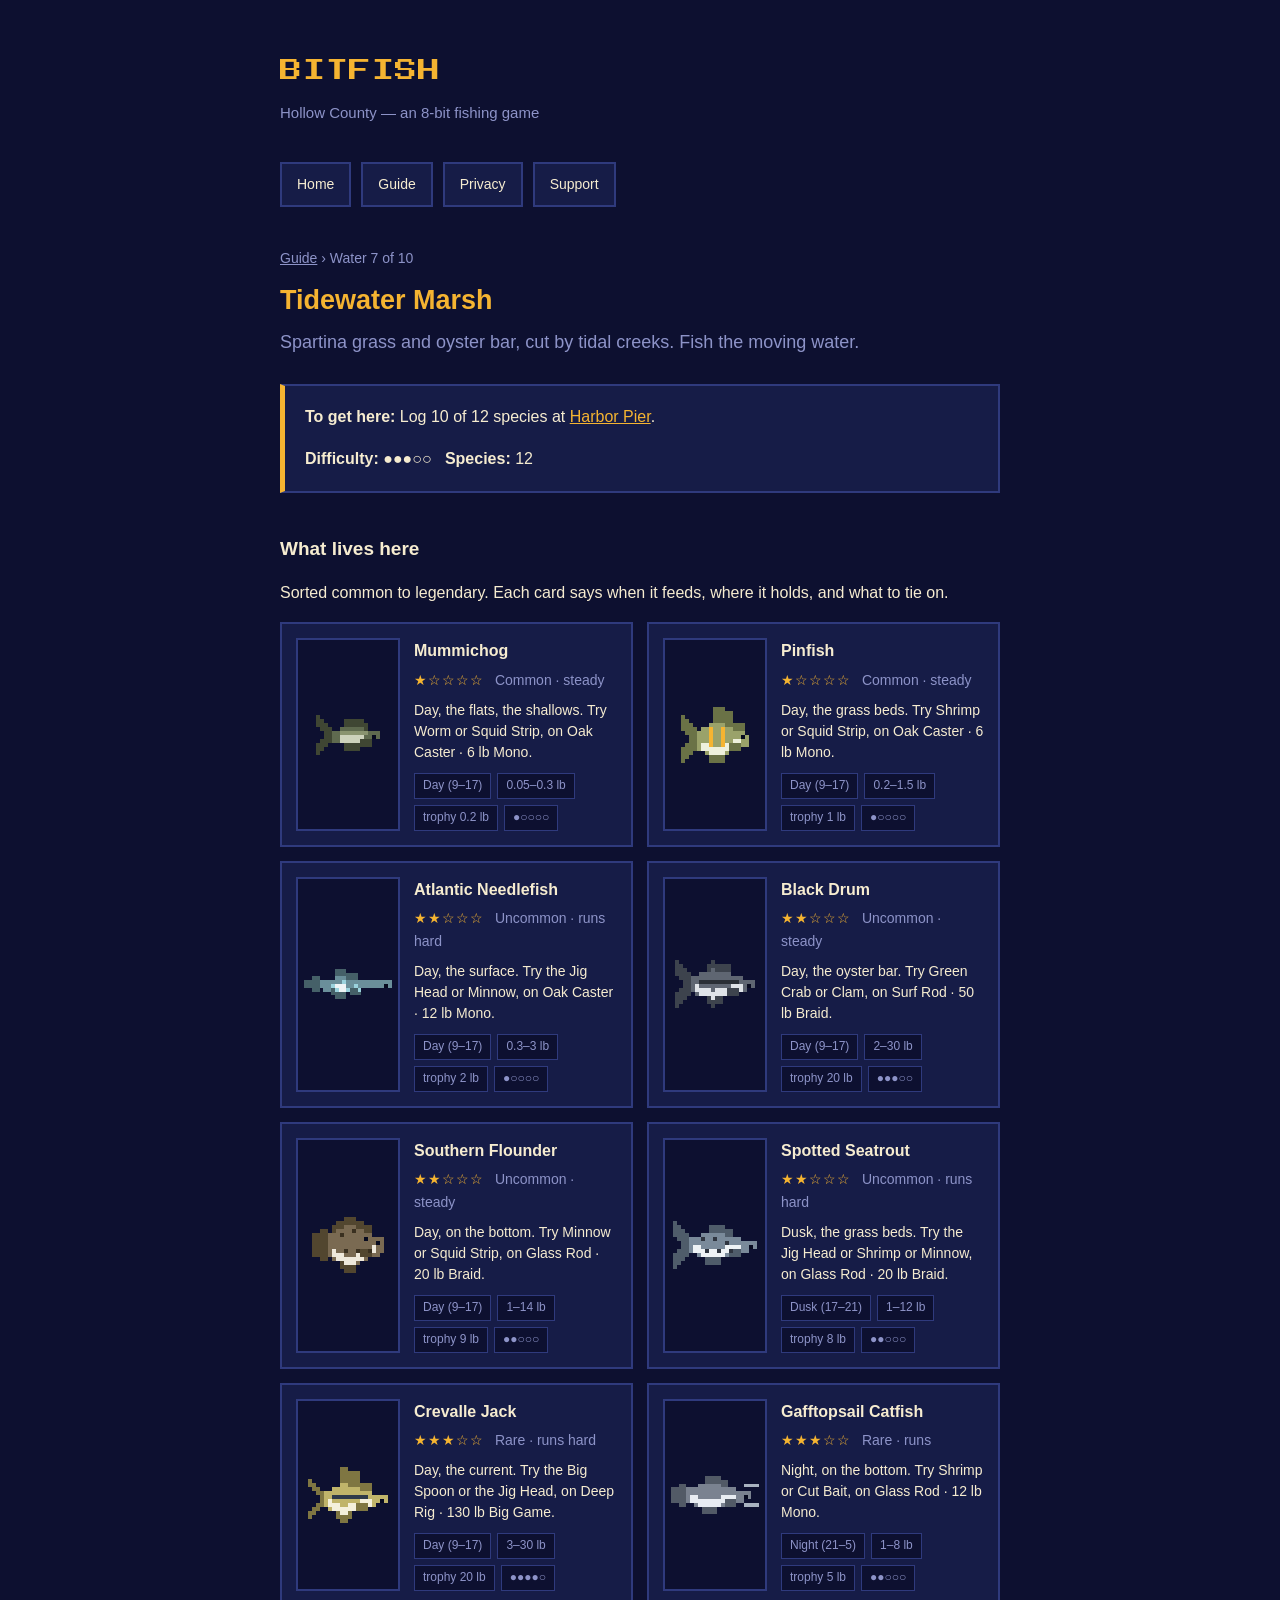
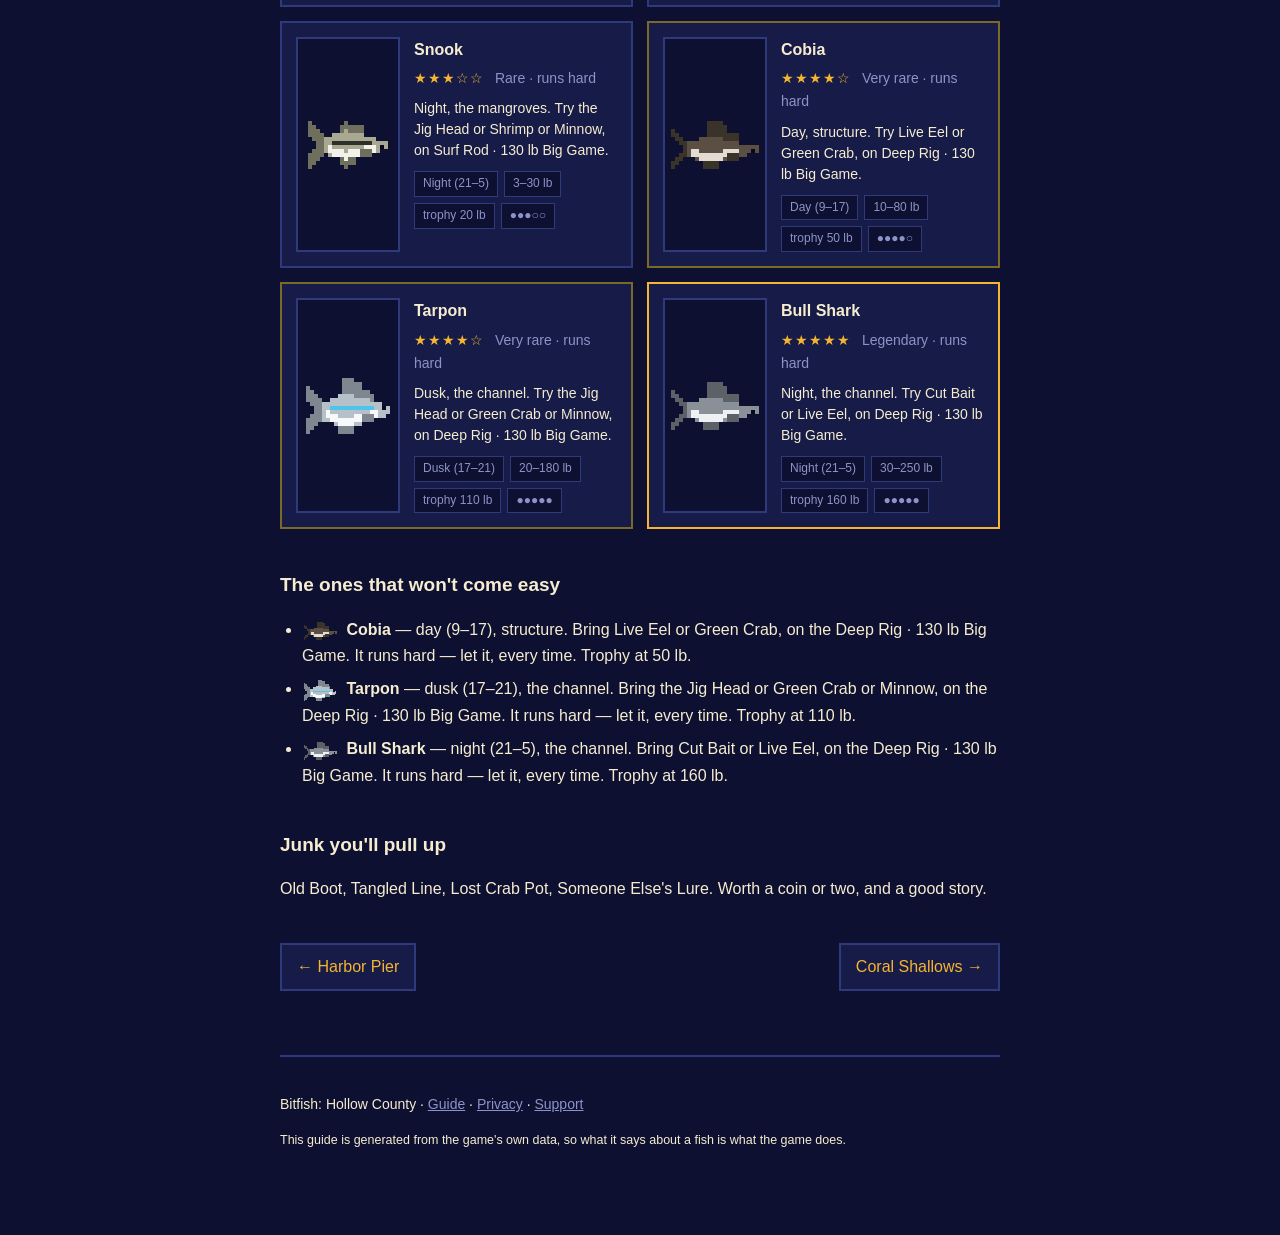
<file: guide/tidewater-marsh/index.html>
<!doctype html>
<html lang="en">
<head>
<meta charset="utf-8">
<meta name="viewport" content="width=device-width, initial-scale=1">
<title>Tidewater Marsh — Angler's Guide — Bitfish: Hollow County</title>
<meta name="description" content="Spartina grass and oyster bar, cut by tidal creeks. Fish the moving water. Every species, when it feeds, what it takes.">
<link rel="preconnect" href="https://fonts.googleapis.com">
<link rel="preconnect" href="https://fonts.gstatic.com" crossorigin>
<link href="https://fonts.googleapis.com/css2?family=Press+Start+2P&display=swap" rel="stylesheet">
<link rel="stylesheet" href="../../assets/style.css?v=3">
</head>
<body>
<div class="wrap">
<header>
  <p class="brand">BITFISH</p>
  <p class="tag">Hollow County &mdash; an 8-bit fishing game</p>
</header>
<nav>
  <a href="../../">Home</a>
  <a href="../../guide/">Guide</a>
  <a href="../../privacy/">Privacy</a>
  <a href="../../support/">Support</a>
</nav>

<p class="crumb"><a href="../">Guide</a> &rsaquo; Water 7 of 10</p>
<h1>Tidewater Marsh</h1>
<p class="lede">Spartina grass and oyster bar, cut by tidal creeks. Fish the moving water.</p>
<div class="card">
  <p><strong>To get here:</strong> Log 10 of 12 species at <a href="../harbor-pier/">Harbor Pier</a>.</p>
  <p><strong>Difficulty:</strong> ●●●○○ &nbsp; <strong>Species:</strong> 12</p>
</div>

<h2>What lives here</h2>
<p class="sub">Sorted common to legendary. Each card says when it feeds, where it holds, and what to tie on.</p>
<div class="fishgrid">
<article class="fishcard r1">
  <div class="art"><svg class="fish" width="72" height="48" viewBox="-1 1 18 12" shape-rendering="crispEdges" role="img" aria-label="mummichog"><rect x="0" y="2" width="1" height="3" fill="#3f4633"/><rect x="0" y="9" width="1" height="3" fill="#3f4633"/><rect x="1" y="3" width="1" height="3" fill="#3f4633"/><rect x="1" y="8" width="1" height="3" fill="#3f4633"/><rect x="2" y="4" width="1" height="6" fill="#3f4633"/><rect x="3" y="5" width="1" height="4" fill="#3f4633"/><rect x="4" y="6" width="1" height="3" fill="#5f6a4f"/><rect x="5" y="6" width="1" height="3" fill="#5f6a4f"/><rect x="6" y="5" width="1" height="4" fill="#5f6a4f"/><rect x="7" y="5" width="1" height="4" fill="#5f6a4f"/><rect x="8" y="5" width="1" height="5" fill="#5f6a4f"/><rect x="9" y="5" width="1" height="4" fill="#5f6a4f"/><rect x="10" y="5" width="1" height="4" fill="#5f6a4f"/><rect x="11" y="5" width="1" height="4" fill="#5f6a4f"/><rect x="12" y="6" width="1" height="3" fill="#5f6a4f"/><rect x="13" y="6" width="1" height="3" fill="#5f6a4f"/><rect x="14" y="6" width="1" height="2" fill="#5f6a4f"/><rect x="6" y="7" width="1" height="2" fill="#cdd2bc"/><rect x="7" y="7" width="1" height="2" fill="#cdd2bc"/><rect x="8" y="7" width="1" height="2" fill="#cdd2bc"/><rect x="9" y="7" width="1" height="2" fill="#cdd2bc"/><rect x="10" y="7" width="1" height="2" fill="#cdd2bc"/><rect x="11" y="7" width="1" height="2" fill="#cdd2bc"/><rect x="15" y="6" width="1" height="2" fill="#5f6a4f"/><rect x="7" y="3" width="1" height="2" fill="#3f4633"/><rect x="8" y="3" width="1" height="2" fill="#3f4633"/><rect x="9" y="3" width="1" height="2" fill="#3f4633"/><rect x="10" y="3" width="1" height="2" fill="#3f4633"/><rect x="11" y="3" width="1" height="2" fill="#3f4633"/><rect x="12" y="4" width="1" height="2" fill="#3f4633"/><rect x="7" y="9" width="1" height="2" fill="#3f4633"/><rect x="8" y="9" width="1" height="2" fill="#3f4633"/><rect x="9" y="9" width="1" height="2" fill="#3f4633"/><rect x="10" y="9" width="1" height="2" fill="#3f4633"/><rect x="11" y="8" width="3" height="2" fill="#3f4633"/><rect x="6" y="6" width="1" height="1" fill="#8a9470"/><rect x="7" y="6" width="1" height="1" fill="#8a9470"/><rect x="8" y="6" width="1" height="1" fill="#8a9470"/><rect x="9" y="6" width="1" height="1" fill="#8a9470"/><rect x="10" y="6" width="1" height="1" fill="#8a9470"/><rect x="11" y="6" width="1" height="1" fill="#8a9470"/><rect x="12" y="6" width="1" height="1" fill="#8a9470"/><rect x="14" y="7" width="1" height="1" fill="#070a1f"/></svg></div>
  <div class="meta">
    <h3>Mummichog</h3>
    <p class="stars">★☆☆☆☆ <span class="sub">Common · steady</span></p>
    <p class="hint">Day, the flats, the shallows. Try Worm or Squid Strip, on Oak Caster · 6 lb Mono.</p>
    <p class="chips">
      <span>Day (9–17)</span>
      <span>0.05–0.3 lb</span>
      <span>trophy 0.2 lb</span>
      <span title="Fight">●○○○○</span>
    </p>
  </div>
</article>
<article class="fishcard r1">
  <div class="art"><svg class="fish" width="76" height="64" viewBox="-1 -2 19 16" shape-rendering="crispEdges" role="img" aria-label="pinfish"><rect x="0" y="1" width="1" height="4" fill="#6a7246"/><rect x="0" y="9" width="1" height="4" fill="#6a7246"/><rect x="1" y="2" width="1" height="4" fill="#6a7246"/><rect x="1" y="8" width="1" height="4" fill="#6a7246"/><rect x="2" y="3" width="1" height="8" fill="#6a7246"/><rect x="3" y="4" width="1" height="6" fill="#6a7246"/><rect x="4" y="5" width="1" height="5" fill="#9aa26a"/><rect x="5" y="4" width="1" height="6" fill="#9aa26a"/><rect x="6" y="4" width="1" height="7" fill="#9aa26a"/><rect x="7" y="3" width="1" height="8" fill="#9aa26a"/><rect x="8" y="3" width="1" height="9" fill="#9aa26a"/><rect x="9" y="3" width="1" height="8" fill="#9aa26a"/><rect x="10" y="3" width="1" height="8" fill="#9aa26a"/><rect x="11" y="4" width="1" height="7" fill="#9aa26a"/><rect x="12" y="4" width="1" height="6" fill="#9aa26a"/><rect x="13" y="5" width="1" height="5" fill="#9aa26a"/><rect x="14" y="5" width="1" height="5" fill="#9aa26a"/><rect x="15" y="5" width="1" height="4" fill="#9aa26a"/><rect x="5" y="8" width="1" height="2" fill="#eef0dc"/><rect x="6" y="8" width="1" height="2" fill="#eef0dc"/><rect x="7" y="9" width="1" height="2" fill="#eef0dc"/><rect x="8" y="9" width="1" height="2" fill="#eef0dc"/><rect x="9" y="9" width="1" height="2" fill="#eef0dc"/><rect x="10" y="9" width="1" height="2" fill="#eef0dc"/><rect x="11" y="8" width="1" height="2" fill="#eef0dc"/><rect x="12" y="8" width="1" height="2" fill="#eef0dc"/><rect x="13" y="7" width="1" height="2" fill="#eef0dc"/><rect x="14" y="7" width="1" height="2" fill="#eef0dc"/><rect x="16" y="6" width="1" height="3" fill="#9aa26a"/><rect x="8" y="-1" width="1" height="4" fill="#6a7246"/><rect x="9" y="-1" width="1" height="4" fill="#6a7246"/><rect x="10" y="-1" width="1" height="4" fill="#6a7246"/><rect x="11" y="0" width="1" height="4" fill="#6a7246"/><rect x="12" y="0" width="1" height="4" fill="#6a7246"/><rect x="13" y="3" width="1" height="2" fill="#6a7246"/><rect x="14" y="3" width="1" height="2" fill="#6a7246"/><rect x="15" y="3" width="1" height="2" fill="#6a7246"/><rect x="7" y="11" width="1" height="2" fill="#6a7246"/><rect x="8" y="11" width="1" height="2" fill="#6a7246"/><rect x="9" y="11" width="1" height="2" fill="#6a7246"/><rect x="10" y="11" width="1" height="2" fill="#6a7246"/><rect x="12" y="8" width="3" height="2" fill="#6a7246"/><rect x="7" y="4" width="1" height="5" fill="#f5b431"/><rect x="10" y="4" width="1" height="5" fill="#f5b431"/><rect x="15" y="6" width="1" height="1" fill="#070a1f"/></svg></div>
  <div class="meta">
    <h3>Pinfish</h3>
    <p class="stars">★☆☆☆☆ <span class="sub">Common · steady</span></p>
    <p class="hint">Day, the grass beds. Try Shrimp or Squid Strip, on Oak Caster · 6 lb Mono.</p>
    <p class="chips">
      <span>Day (9–17)</span>
      <span>0.2–1.5 lb</span>
      <span>trophy 1 lb</span>
      <span title="Fight">●○○○○</span>
    </p>
  </div>
</article>
<article class="fishcard r2">
  <div class="art"><svg class="fish" width="96" height="38" viewBox="-1 2 25 10" shape-rendering="crispEdges" role="img" aria-label="atlantic-needlefish"><rect x="0" y="6" width="1" height="2" fill="#456068"/><rect x="1" y="6" width="1" height="2" fill="#456068"/><rect x="2" y="5" width="1" height="4" fill="#456068"/><rect x="3" y="5" width="1" height="4" fill="#456068"/><rect x="4" y="6" width="1" height="2" fill="#6a8f9a"/><rect x="5" y="6" width="1" height="3" fill="#6a8f9a"/><rect x="6" y="6" width="1" height="3" fill="#6a8f9a"/><rect x="7" y="6" width="1" height="3" fill="#6a8f9a"/><rect x="8" y="5" width="1" height="4" fill="#6a8f9a"/><rect x="9" y="5" width="1" height="4" fill="#6a8f9a"/><rect x="10" y="5" width="1" height="4" fill="#6a8f9a"/><rect x="11" y="6" width="1" height="3" fill="#6a8f9a"/><rect x="12" y="6" width="1" height="3" fill="#6a8f9a"/><rect x="13" y="6" width="1" height="3" fill="#6a8f9a"/><rect x="14" y="6" width="1" height="2" fill="#6a8f9a"/><rect x="15" y="6" width="1" height="2" fill="#6a8f9a"/><rect x="16" y="6" width="1" height="2" fill="#6a8f9a"/><rect x="8" y="7" width="1" height="2" fill="#eef4f6"/><rect x="9" y="7" width="1" height="2" fill="#eef4f6"/><rect x="10" y="7" width="1" height="2" fill="#eef4f6"/><rect x="17" y="6" width="1" height="2" fill="#6a8f9a"/><rect x="18" y="6" width="1" height="2" fill="#6a8f9a"/><rect x="19" y="6" width="1" height="2" fill="#6a8f9a"/><rect x="20" y="6" width="1" height="2" fill="#6a8f9a"/><rect x="21" y="6" width="1" height="2" fill="#6a8f9a"/><rect x="22" y="6" width="1" height="2" fill="#6a8f9a"/><rect x="8" y="3" width="1" height="2" fill="#456068"/><rect x="9" y="3" width="1" height="2" fill="#456068"/><rect x="10" y="3" width="1" height="2" fill="#456068"/><rect x="11" y="4" width="1" height="2" fill="#456068"/><rect x="12" y="4" width="1" height="2" fill="#456068"/><rect x="13" y="4" width="1" height="2" fill="#456068"/><rect x="7" y="8" width="1" height="2" fill="#456068"/><rect x="8" y="9" width="1" height="2" fill="#456068"/><rect x="9" y="9" width="1" height="2" fill="#456068"/><rect x="10" y="9" width="1" height="2" fill="#456068"/><rect x="12" y="8" width="3" height="2" fill="#456068"/><rect x="7" y="7" width="1" height="1" fill="#9ad2dd"/><rect x="8" y="8" width="1" height="1" fill="#9ad2dd"/><rect x="10" y="6" width="1" height="1" fill="#9ad2dd"/><rect x="11" y="8" width="1" height="1" fill="#9ad2dd"/><rect x="13" y="7" width="1" height="1" fill="#9ad2dd"/><rect x="14" y="8" width="1" height="1" fill="#9ad2dd"/><rect x="21" y="7" width="1" height="1" fill="#070a1f"/></svg></div>
  <div class="meta">
    <h3>Atlantic Needlefish</h3>
    <p class="stars">★★☆☆☆ <span class="sub">Uncommon · runs hard</span></p>
    <p class="hint">Day, the surface. Try the Jig Head or Minnow, on Oak Caster · 12 lb Mono.</p>
    <p class="chips">
      <span>Day (9–17)</span>
      <span>0.3–3 lb</span>
      <span>trophy 2 lb</span>
      <span title="Fight">●○○○○</span>
    </p>
  </div>
</article>
<article class="fishcard r2">
  <div class="art"><svg class="fish" width="88" height="56" viewBox="-1 0 22 14" shape-rendering="crispEdges" role="img" aria-label="black-drum"><rect x="0" y="1" width="1" height="4" fill="#3d434d"/><rect x="0" y="9" width="1" height="4" fill="#3d434d"/><rect x="1" y="2" width="1" height="4" fill="#3d434d"/><rect x="1" y="8" width="1" height="4" fill="#3d434d"/><rect x="2" y="3" width="1" height="8" fill="#3d434d"/><rect x="3" y="4" width="1" height="6" fill="#3d434d"/><rect x="4" y="5" width="1" height="4" fill="#5f6672"/><rect x="5" y="5" width="1" height="5" fill="#5f6672"/><rect x="6" y="4" width="1" height="6" fill="#5f6672"/><rect x="7" y="4" width="1" height="6" fill="#5f6672"/><rect x="8" y="4" width="1" height="7" fill="#5f6672"/><rect x="9" y="3" width="1" height="8" fill="#5f6672"/><rect x="10" y="4" width="1" height="7" fill="#5f6672"/><rect x="11" y="4" width="1" height="7" fill="#5f6672"/><rect x="12" y="4" width="1" height="6" fill="#5f6672"/><rect x="13" y="4" width="1" height="6" fill="#5f6672"/><rect x="14" y="5" width="1" height="5" fill="#5f6672"/><rect x="15" y="5" width="1" height="5" fill="#5f6672"/><rect x="16" y="5" width="1" height="4" fill="#5f6672"/><rect x="17" y="6" width="1" height="3" fill="#5f6672"/><rect x="5" y="7" width="1" height="2" fill="#dfe3e8"/><rect x="6" y="8" width="1" height="2" fill="#dfe3e8"/><rect x="7" y="8" width="1" height="2" fill="#dfe3e8"/><rect x="8" y="8" width="1" height="2" fill="#dfe3e8"/><rect x="9" y="9" width="1" height="2" fill="#dfe3e8"/><rect x="10" y="8" width="1" height="2" fill="#dfe3e8"/><rect x="11" y="8" width="1" height="2" fill="#dfe3e8"/><rect x="12" y="8" width="1" height="2" fill="#dfe3e8"/><rect x="13" y="8" width="1" height="2" fill="#dfe3e8"/><rect x="14" y="7" width="1" height="2" fill="#dfe3e8"/><rect x="15" y="7" width="1" height="2" fill="#dfe3e8"/><rect x="16" y="7" width="1" height="2" fill="#dfe3e8"/><rect x="18" y="6" width="1" height="2" fill="#5f6672"/><rect x="19" y="6" width="1" height="2" fill="#5f6672"/><rect x="8" y="2" width="1" height="2" fill="#3d434d"/><rect x="9" y="1" width="1" height="2" fill="#3d434d"/><rect x="10" y="2" width="1" height="2" fill="#3d434d"/><rect x="11" y="2" width="1" height="2" fill="#3d434d"/><rect x="12" y="2" width="1" height="2" fill="#3d434d"/><rect x="13" y="2" width="1" height="2" fill="#3d434d"/><rect x="8" y="10" width="1" height="2" fill="#3d434d"/><rect x="9" y="11" width="1" height="2" fill="#3d434d"/><rect x="10" y="10" width="1" height="2" fill="#3d434d"/><rect x="11" y="10" width="1" height="2" fill="#3d434d"/><rect x="13" y="8" width="3" height="2" fill="#3d434d"/><rect x="6" y="6" width="1" height="1" fill="#2a2f36"/><rect x="7" y="6" width="1" height="1" fill="#2a2f36"/><rect x="8" y="6" width="1" height="1" fill="#2a2f36"/><rect x="9" y="6" width="1" height="1" fill="#2a2f36"/><rect x="10" y="6" width="1" height="1" fill="#2a2f36"/><rect x="11" y="6" width="1" height="1" fill="#2a2f36"/><rect x="12" y="6" width="1" height="1" fill="#2a2f36"/><rect x="13" y="6" width="1" height="1" fill="#2a2f36"/><rect x="14" y="6" width="1" height="1" fill="#2a2f36"/><rect x="15" y="6" width="1" height="1" fill="#2a2f36"/><rect x="18" y="7" width="1" height="1" fill="#070a1f"/></svg></div>
  <div class="meta">
    <h3>Black Drum</h3>
    <p class="stars">★★☆☆☆ <span class="sub">Uncommon · steady</span></p>
    <p class="hint">Day, the oyster bar. Try Green Crab or Clam, on Surf Rod · 50 lb Braid.</p>
    <p class="chips">
      <span>Day (9–17)</span>
      <span>2–30 lb</span>
      <span>trophy 20 lb</span>
      <span title="Fight">●●●○○</span>
    </p>
  </div>
</article>
<article class="fishcard r2">
  <div class="art"><svg class="fish" width="80" height="64" viewBox="-1 -1 20 16" shape-rendering="crispEdges" role="img" aria-label="southern-flounder"><rect x="0" y="4" width="1" height="6" fill="#52462f"/><rect x="1" y="4" width="1" height="6" fill="#52462f"/><rect x="2" y="3" width="1" height="8" fill="#52462f"/><rect x="3" y="3" width="1" height="8" fill="#52462f"/><rect x="4" y="4" width="1" height="6" fill="#7a6a52"/><rect x="5" y="4" width="1" height="7" fill="#7a6a52"/><rect x="6" y="3" width="1" height="8" fill="#7a6a52"/><rect x="7" y="3" width="1" height="9" fill="#7a6a52"/><rect x="8" y="2" width="1" height="10" fill="#7a6a52"/><rect x="9" y="2" width="1" height="11" fill="#7a6a52"/><rect x="10" y="2" width="1" height="10" fill="#7a6a52"/><rect x="11" y="3" width="1" height="9" fill="#7a6a52"/><rect x="12" y="3" width="1" height="8" fill="#7a6a52"/><rect x="13" y="4" width="1" height="7" fill="#7a6a52"/><rect x="14" y="4" width="1" height="6" fill="#7a6a52"/><rect x="15" y="5" width="1" height="5" fill="#7a6a52"/><rect x="16" y="5" width="1" height="5" fill="#7a6a52"/><rect x="5" y="8" width="1" height="2" fill="#efe9dc"/><rect x="6" y="9" width="1" height="2" fill="#efe9dc"/><rect x="7" y="9" width="1" height="2" fill="#efe9dc"/><rect x="8" y="10" width="1" height="2" fill="#efe9dc"/><rect x="9" y="10" width="1" height="2" fill="#efe9dc"/><rect x="10" y="10" width="1" height="2" fill="#efe9dc"/><rect x="11" y="9" width="1" height="2" fill="#efe9dc"/><rect x="12" y="9" width="1" height="2" fill="#efe9dc"/><rect x="13" y="8" width="1" height="2" fill="#efe9dc"/><rect x="14" y="8" width="1" height="2" fill="#efe9dc"/><rect x="15" y="7" width="1" height="2" fill="#efe9dc"/><rect x="17" y="5" width="1" height="4" fill="#7a6a52"/><rect x="5" y="2" width="1" height="2" fill="#52462f"/><rect x="6" y="1" width="1" height="2" fill="#52462f"/><rect x="7" y="1" width="1" height="2" fill="#52462f"/><rect x="8" y="0" width="1" height="2" fill="#52462f"/><rect x="9" y="0" width="1" height="2" fill="#52462f"/><rect x="10" y="0" width="1" height="2" fill="#52462f"/><rect x="11" y="1" width="1" height="2" fill="#52462f"/><rect x="12" y="1" width="1" height="2" fill="#52462f"/><rect x="13" y="2" width="1" height="2" fill="#52462f"/><rect x="14" y="2" width="1" height="2" fill="#52462f"/><rect x="7" y="11" width="1" height="2" fill="#52462f"/><rect x="8" y="12" width="1" height="2" fill="#52462f"/><rect x="9" y="12" width="1" height="2" fill="#52462f"/><rect x="10" y="12" width="1" height="2" fill="#52462f"/><rect x="12" y="8" width="3" height="2" fill="#52462f"/><rect x="7" y="4" width="1" height="1" fill="#3a3020"/><rect x="8" y="8" width="1" height="1" fill="#3a3020"/><rect x="10" y="3" width="1" height="1" fill="#3a3020"/><rect x="11" y="8" width="1" height="1" fill="#3a3020"/><rect x="13" y="5" width="1" height="1" fill="#3a3020"/><rect x="14" y="8" width="1" height="1" fill="#3a3020"/><rect x="16" y="6" width="1" height="1" fill="#070a1f"/><rect x="13" y="5" width="1" height="1" fill="#070a1f"/></svg></div>
  <div class="meta">
    <h3>Southern Flounder</h3>
    <p class="stars">★★☆☆☆ <span class="sub">Uncommon · steady</span></p>
    <p class="hint">Day, on the bottom. Try Minnow or Squid Strip, on Glass Rod · 20 lb Braid.</p>
    <p class="chips">
      <span>Day (9–17)</span>
      <span>1–14 lb</span>
      <span>trophy 9 lb</span>
      <span title="Fight">●●○○○</span>
    </p>
  </div>
</article>
<article class="fishcard r2">
  <div class="art"><svg class="fish" width="92" height="56" viewBox="-1 0 23 14" shape-rendering="crispEdges" role="img" aria-label="spotted-seatrout"><rect x="0" y="1" width="1" height="4" fill="#4f5c6a"/><rect x="0" y="9" width="1" height="4" fill="#4f5c6a"/><rect x="1" y="2" width="1" height="4" fill="#4f5c6a"/><rect x="1" y="8" width="1" height="4" fill="#4f5c6a"/><rect x="2" y="3" width="1" height="8" fill="#4f5c6a"/><rect x="3" y="4" width="1" height="6" fill="#4f5c6a"/><rect x="4" y="5" width="1" height="4" fill="#7a8a9a"/><rect x="5" y="5" width="1" height="4" fill="#7a8a9a"/><rect x="6" y="5" width="1" height="5" fill="#7a8a9a"/><rect x="7" y="4" width="1" height="6" fill="#7a8a9a"/><rect x="8" y="4" width="1" height="6" fill="#7a8a9a"/><rect x="9" y="4" width="1" height="7" fill="#7a8a9a"/><rect x="10" y="4" width="1" height="7" fill="#7a8a9a"/><rect x="11" y="4" width="1" height="6" fill="#7a8a9a"/><rect x="12" y="4" width="1" height="6" fill="#7a8a9a"/><rect x="13" y="5" width="1" height="5" fill="#7a8a9a"/><rect x="14" y="5" width="1" height="5" fill="#7a8a9a"/><rect x="15" y="5" width="1" height="4" fill="#7a8a9a"/><rect x="16" y="5" width="1" height="4" fill="#7a8a9a"/><rect x="17" y="6" width="1" height="3" fill="#7a8a9a"/><rect x="18" y="6" width="1" height="3" fill="#7a8a9a"/><rect x="5" y="7" width="1" height="2" fill="#eef2f5"/><rect x="6" y="7" width="1" height="2" fill="#eef2f5"/><rect x="7" y="8" width="1" height="2" fill="#eef2f5"/><rect x="8" y="8" width="1" height="2" fill="#eef2f5"/><rect x="9" y="8" width="1" height="2" fill="#eef2f5"/><rect x="10" y="8" width="1" height="2" fill="#eef2f5"/><rect x="11" y="8" width="1" height="2" fill="#eef2f5"/><rect x="12" y="8" width="1" height="2" fill="#eef2f5"/><rect x="13" y="7" width="1" height="2" fill="#eef2f5"/><rect x="14" y="7" width="1" height="2" fill="#eef2f5"/><rect x="15" y="7" width="1" height="2" fill="#eef2f5"/><rect x="16" y="7" width="1" height="2" fill="#eef2f5"/><rect x="19" y="6" width="1" height="2" fill="#7a8a9a"/><rect x="20" y="6" width="1" height="2" fill="#7a8a9a"/><rect x="9" y="2" width="1" height="2" fill="#4f5c6a"/><rect x="10" y="2" width="1" height="2" fill="#4f5c6a"/><rect x="11" y="2" width="1" height="2" fill="#4f5c6a"/><rect x="12" y="2" width="1" height="2" fill="#4f5c6a"/><rect x="13" y="3" width="1" height="2" fill="#4f5c6a"/><rect x="14" y="3" width="1" height="2" fill="#4f5c6a"/><rect x="8" y="10" width="1" height="2" fill="#4f5c6a"/><rect x="9" y="10" width="1" height="2" fill="#4f5c6a"/><rect x="10" y="10" width="1" height="2" fill="#4f5c6a"/><rect x="11" y="10" width="1" height="2" fill="#4f5c6a"/><rect x="14" y="8" width="3" height="2" fill="#4f5c6a"/><rect x="7" y="5" width="1" height="1" fill="#2f3540"/><rect x="8" y="8" width="1" height="1" fill="#2f3540"/><rect x="10" y="5" width="1" height="1" fill="#2f3540"/><rect x="11" y="8" width="1" height="1" fill="#2f3540"/><rect x="13" y="6" width="1" height="1" fill="#2f3540"/><rect x="14" y="8" width="1" height="1" fill="#2f3540"/><rect x="19" y="7" width="1" height="1" fill="#070a1f"/></svg></div>
  <div class="meta">
    <h3>Spotted Seatrout</h3>
    <p class="stars">★★☆☆☆ <span class="sub">Uncommon · runs hard</span></p>
    <p class="hint">Dusk, the grass beds. Try the Jig Head or Shrimp or Minnow, on Glass Rod · 20 lb Braid.</p>
    <p class="chips">
      <span>Dusk (17–21)</span>
      <span>1–12 lb</span>
      <span>trophy 8 lb</span>
      <span title="Fight">●●○○○</span>
    </p>
  </div>
</article>
<article class="fishcard r3">
  <div class="art"><svg class="fish" width="88" height="64" viewBox="-1 -2 22 16" shape-rendering="crispEdges" role="img" aria-label="crevalle-jack"><rect x="0" y="2" width="1" height="2" fill="#7f7642"/><rect x="0" y="10" width="1" height="2" fill="#7f7642"/><rect x="1" y="3" width="1" height="2" fill="#7f7642"/><rect x="1" y="9" width="1" height="2" fill="#7f7642"/><rect x="2" y="4" width="1" height="2" fill="#7f7642"/><rect x="2" y="8" width="1" height="2" fill="#7f7642"/><rect x="3" y="5" width="1" height="4" fill="#7f7642"/><rect x="4" y="5" width="1" height="4" fill="#c0b46a"/><rect x="5" y="5" width="1" height="5" fill="#c0b46a"/><rect x="6" y="4" width="1" height="6" fill="#c0b46a"/><rect x="7" y="4" width="1" height="7" fill="#c0b46a"/><rect x="8" y="3" width="1" height="8" fill="#c0b46a"/><rect x="9" y="3" width="1" height="8" fill="#c0b46a"/><rect x="10" y="4" width="1" height="7" fill="#c0b46a"/><rect x="11" y="4" width="1" height="6" fill="#c0b46a"/><rect x="12" y="4" width="1" height="6" fill="#c0b46a"/><rect x="13" y="5" width="1" height="5" fill="#c0b46a"/><rect x="14" y="5" width="1" height="5" fill="#c0b46a"/><rect x="15" y="5" width="1" height="4" fill="#c0b46a"/><rect x="16" y="6" width="1" height="3" fill="#c0b46a"/><rect x="5" y="7" width="1" height="2" fill="#f4f0dc"/><rect x="6" y="8" width="1" height="2" fill="#f4f0dc"/><rect x="7" y="8" width="1" height="2" fill="#f4f0dc"/><rect x="8" y="9" width="1" height="2" fill="#f4f0dc"/><rect x="9" y="9" width="1" height="2" fill="#f4f0dc"/><rect x="10" y="8" width="1" height="2" fill="#f4f0dc"/><rect x="11" y="8" width="1" height="2" fill="#f4f0dc"/><rect x="12" y="8" width="1" height="2" fill="#f4f0dc"/><rect x="13" y="7" width="1" height="2" fill="#f4f0dc"/><rect x="14" y="7" width="1" height="2" fill="#f4f0dc"/><rect x="15" y="7" width="1" height="2" fill="#f4f0dc"/><rect x="17" y="6" width="1" height="2" fill="#c0b46a"/><rect x="18" y="6" width="1" height="2" fill="#c0b46a"/><rect x="19" y="6" width="1" height="2" fill="#c0b46a"/><rect x="8" y="-1" width="1" height="4" fill="#7f7642"/><rect x="9" y="-1" width="1" height="4" fill="#7f7642"/><rect x="10" y="0" width="1" height="4" fill="#7f7642"/><rect x="11" y="0" width="1" height="4" fill="#7f7642"/><rect x="12" y="0" width="1" height="4" fill="#7f7642"/><rect x="13" y="3" width="1" height="2" fill="#7f7642"/><rect x="14" y="3" width="1" height="2" fill="#7f7642"/><rect x="15" y="3" width="1" height="2" fill="#7f7642"/><rect x="7" y="10" width="1" height="2" fill="#7f7642"/><rect x="8" y="11" width="1" height="2" fill="#7f7642"/><rect x="9" y="11" width="1" height="2" fill="#7f7642"/><rect x="10" y="10" width="1" height="2" fill="#7f7642"/><rect x="12" y="8" width="3" height="2" fill="#7f7642"/><rect x="6" y="6" width="1" height="1" fill="#2f3a4a"/><rect x="7" y="6" width="1" height="1" fill="#2f3a4a"/><rect x="8" y="6" width="1" height="1" fill="#2f3a4a"/><rect x="9" y="6" width="1" height="1" fill="#2f3a4a"/><rect x="10" y="6" width="1" height="1" fill="#2f3a4a"/><rect x="11" y="6" width="1" height="1" fill="#2f3a4a"/><rect x="12" y="6" width="1" height="1" fill="#2f3a4a"/><rect x="13" y="6" width="1" height="1" fill="#2f3a4a"/><rect x="14" y="6" width="1" height="1" fill="#2f3a4a"/><rect x="18" y="7" width="1" height="1" fill="#070a1f"/></svg></div>
  <div class="meta">
    <h3>Crevalle Jack</h3>
    <p class="stars">★★★☆☆ <span class="sub">Rare · runs hard</span></p>
    <p class="hint">Day, the current. Try the Big Spoon or the Jig Head, on Deep Rig · 130 lb Big Game.</p>
    <p class="chips">
      <span>Day (9–17)</span>
      <span>3–30 lb</span>
      <span>trophy 20 lb</span>
      <span title="Fight">●●●●○</span>
    </p>
  </div>
</article>
<article class="fishcard r3">
  <div class="art"><svg class="fish" width="96" height="46" viewBox="-1 1 25 12" shape-rendering="crispEdges" role="img" aria-label="gafftopsail-catfish"><rect x="0" y="5" width="1" height="4" fill="#525a66"/><rect x="1" y="5" width="1" height="4" fill="#525a66"/><rect x="2" y="4" width="1" height="6" fill="#525a66"/><rect x="3" y="4" width="1" height="6" fill="#525a66"/><rect x="4" y="5" width="1" height="4" fill="#7a8290"/><rect x="5" y="5" width="1" height="4" fill="#7a8290"/><rect x="6" y="5" width="1" height="5" fill="#7a8290"/><rect x="7" y="4" width="1" height="6" fill="#7a8290"/><rect x="8" y="4" width="1" height="6" fill="#7a8290"/><rect x="9" y="4" width="1" height="7" fill="#7a8290"/><rect x="10" y="4" width="1" height="7" fill="#7a8290"/><rect x="11" y="4" width="1" height="6" fill="#7a8290"/><rect x="12" y="4" width="1" height="6" fill="#7a8290"/><rect x="13" y="5" width="1" height="5" fill="#7a8290"/><rect x="14" y="5" width="1" height="5" fill="#7a8290"/><rect x="15" y="5" width="1" height="4" fill="#7a8290"/><rect x="16" y="5" width="1" height="4" fill="#7a8290"/><rect x="17" y="6" width="1" height="3" fill="#7a8290"/><rect x="18" y="6" width="1" height="3" fill="#7a8290"/><rect x="5" y="7" width="1" height="2" fill="#e8ecf2"/><rect x="6" y="7" width="1" height="2" fill="#e8ecf2"/><rect x="7" y="8" width="1" height="2" fill="#e8ecf2"/><rect x="8" y="8" width="1" height="2" fill="#e8ecf2"/><rect x="9" y="8" width="1" height="2" fill="#e8ecf2"/><rect x="10" y="8" width="1" height="2" fill="#e8ecf2"/><rect x="11" y="8" width="1" height="2" fill="#e8ecf2"/><rect x="12" y="8" width="1" height="2" fill="#e8ecf2"/><rect x="13" y="7" width="1" height="2" fill="#e8ecf2"/><rect x="14" y="7" width="1" height="2" fill="#e8ecf2"/><rect x="15" y="7" width="1" height="2" fill="#e8ecf2"/><rect x="16" y="7" width="1" height="2" fill="#e8ecf2"/><rect x="19" y="6" width="1" height="2" fill="#7a8290"/><rect x="20" y="6" width="1" height="2" fill="#7a8290"/><rect x="9" y="2" width="1" height="2" fill="#525a66"/><rect x="10" y="2" width="1" height="2" fill="#525a66"/><rect x="11" y="2" width="1" height="2" fill="#525a66"/><rect x="12" y="2" width="1" height="2" fill="#525a66"/><rect x="13" y="3" width="1" height="2" fill="#525a66"/><rect x="14" y="3" width="1" height="2" fill="#525a66"/><rect x="8" y="10" width="1" height="2" fill="#525a66"/><rect x="9" y="10" width="1" height="2" fill="#525a66"/><rect x="10" y="10" width="1" height="2" fill="#525a66"/><rect x="11" y="10" width="1" height="2" fill="#525a66"/><rect x="14" y="8" width="3" height="2" fill="#525a66"/><rect x="19" y="9" width="4" height="1" fill="#a8b2c0"/><rect x="19" y="4" width="4" height="1" fill="#a8b2c0"/><rect x="19" y="7" width="1" height="1" fill="#070a1f"/></svg></div>
  <div class="meta">
    <h3>Gafftopsail Catfish</h3>
    <p class="stars">★★★☆☆ <span class="sub">Rare · runs</span></p>
    <p class="hint">Night, on the bottom. Try Shrimp or Cut Bait, on Glass Rod · 12 lb Mono.</p>
    <p class="chips">
      <span>Night (21–5)</span>
      <span>1–8 lb</span>
      <span>trophy 5 lb</span>
      <span title="Fight">●●○○○</span>
    </p>
  </div>
</article>
<article class="fishcard r3">
  <div class="art"><svg class="fish" width="88" height="56" viewBox="-1 0 22 14" shape-rendering="crispEdges" role="img" aria-label="snook"><rect x="0" y="1" width="1" height="4" fill="#6f6f5e"/><rect x="0" y="9" width="1" height="4" fill="#6f6f5e"/><rect x="1" y="2" width="1" height="4" fill="#6f6f5e"/><rect x="1" y="8" width="1" height="4" fill="#6f6f5e"/><rect x="2" y="3" width="1" height="8" fill="#6f6f5e"/><rect x="3" y="4" width="1" height="6" fill="#6f6f5e"/><rect x="4" y="5" width="1" height="4" fill="#a8a893"/><rect x="5" y="5" width="1" height="5" fill="#a8a893"/><rect x="6" y="4" width="1" height="6" fill="#a8a893"/><rect x="7" y="4" width="1" height="6" fill="#a8a893"/><rect x="8" y="4" width="1" height="7" fill="#a8a893"/><rect x="9" y="3" width="1" height="8" fill="#a8a893"/><rect x="10" y="4" width="1" height="7" fill="#a8a893"/><rect x="11" y="4" width="1" height="7" fill="#a8a893"/><rect x="12" y="4" width="1" height="6" fill="#a8a893"/><rect x="13" y="4" width="1" height="6" fill="#a8a893"/><rect x="14" y="5" width="1" height="5" fill="#a8a893"/><rect x="15" y="5" width="1" height="5" fill="#a8a893"/><rect x="16" y="5" width="1" height="4" fill="#a8a893"/><rect x="17" y="6" width="1" height="3" fill="#a8a893"/><rect x="5" y="7" width="1" height="2" fill="#f2f2ea"/><rect x="6" y="8" width="1" height="2" fill="#f2f2ea"/><rect x="7" y="8" width="1" height="2" fill="#f2f2ea"/><rect x="8" y="8" width="1" height="2" fill="#f2f2ea"/><rect x="9" y="9" width="1" height="2" fill="#f2f2ea"/><rect x="10" y="8" width="1" height="2" fill="#f2f2ea"/><rect x="11" y="8" width="1" height="2" fill="#f2f2ea"/><rect x="12" y="8" width="1" height="2" fill="#f2f2ea"/><rect x="13" y="8" width="1" height="2" fill="#f2f2ea"/><rect x="14" y="7" width="1" height="2" fill="#f2f2ea"/><rect x="15" y="7" width="1" height="2" fill="#f2f2ea"/><rect x="16" y="7" width="1" height="2" fill="#f2f2ea"/><rect x="18" y="6" width="1" height="2" fill="#a8a893"/><rect x="19" y="6" width="1" height="2" fill="#a8a893"/><rect x="8" y="2" width="1" height="2" fill="#6f6f5e"/><rect x="9" y="1" width="1" height="2" fill="#6f6f5e"/><rect x="10" y="2" width="1" height="2" fill="#6f6f5e"/><rect x="11" y="2" width="1" height="2" fill="#6f6f5e"/><rect x="12" y="2" width="1" height="2" fill="#6f6f5e"/><rect x="13" y="2" width="1" height="2" fill="#6f6f5e"/><rect x="8" y="10" width="1" height="2" fill="#6f6f5e"/><rect x="9" y="11" width="1" height="2" fill="#6f6f5e"/><rect x="10" y="10" width="1" height="2" fill="#6f6f5e"/><rect x="11" y="10" width="1" height="2" fill="#6f6f5e"/><rect x="13" y="8" width="3" height="2" fill="#6f6f5e"/><rect x="6" y="6" width="1" height="1" fill="#2f2f2a"/><rect x="7" y="6" width="1" height="1" fill="#2f2f2a"/><rect x="8" y="6" width="1" height="1" fill="#2f2f2a"/><rect x="9" y="6" width="1" height="1" fill="#2f2f2a"/><rect x="10" y="6" width="1" height="1" fill="#2f2f2a"/><rect x="11" y="6" width="1" height="1" fill="#2f2f2a"/><rect x="12" y="6" width="1" height="1" fill="#2f2f2a"/><rect x="13" y="6" width="1" height="1" fill="#2f2f2a"/><rect x="14" y="6" width="1" height="1" fill="#2f2f2a"/><rect x="15" y="6" width="1" height="1" fill="#2f2f2a"/><rect x="18" y="7" width="1" height="1" fill="#070a1f"/></svg></div>
  <div class="meta">
    <h3>Snook</h3>
    <p class="stars">★★★☆☆ <span class="sub">Rare · runs hard</span></p>
    <p class="hint">Night, the mangroves. Try the Jig Head or Shrimp or Minnow, on Surf Rod · 130 lb Big Game.</p>
    <p class="chips">
      <span>Night (21–5)</span>
      <span>3–30 lb</span>
      <span>trophy 20 lb</span>
      <span title="Fight">●●●○○</span>
    </p>
  </div>
</article>
<article class="fishcard r4">
  <div class="art"><svg class="fish" width="96" height="56" viewBox="-1 -1 24 14" shape-rendering="crispEdges" role="img" aria-label="cobia"><rect x="0" y="2" width="1" height="2" fill="#3a332a"/><rect x="0" y="10" width="1" height="2" fill="#3a332a"/><rect x="1" y="3" width="1" height="2" fill="#3a332a"/><rect x="1" y="9" width="1" height="2" fill="#3a332a"/><rect x="2" y="4" width="1" height="2" fill="#3a332a"/><rect x="2" y="8" width="1" height="2" fill="#3a332a"/><rect x="3" y="5" width="1" height="4" fill="#3a332a"/><rect x="4" y="5" width="1" height="4" fill="#5a4f42"/><rect x="5" y="5" width="1" height="4" fill="#5a4f42"/><rect x="6" y="5" width="1" height="5" fill="#5a4f42"/><rect x="7" y="4" width="1" height="6" fill="#5a4f42"/><rect x="8" y="4" width="1" height="6" fill="#5a4f42"/><rect x="9" y="4" width="1" height="7" fill="#5a4f42"/><rect x="10" y="4" width="1" height="7" fill="#5a4f42"/><rect x="11" y="4" width="1" height="6" fill="#5a4f42"/><rect x="12" y="4" width="1" height="6" fill="#5a4f42"/><rect x="13" y="5" width="1" height="5" fill="#5a4f42"/><rect x="14" y="5" width="1" height="5" fill="#5a4f42"/><rect x="15" y="5" width="1" height="4" fill="#5a4f42"/><rect x="16" y="5" width="1" height="4" fill="#5a4f42"/><rect x="17" y="6" width="1" height="3" fill="#5a4f42"/><rect x="18" y="6" width="1" height="3" fill="#5a4f42"/><rect x="5" y="7" width="1" height="2" fill="#e2dcd2"/><rect x="6" y="7" width="1" height="2" fill="#e2dcd2"/><rect x="7" y="8" width="1" height="2" fill="#e2dcd2"/><rect x="8" y="8" width="1" height="2" fill="#e2dcd2"/><rect x="9" y="8" width="1" height="2" fill="#e2dcd2"/><rect x="10" y="8" width="1" height="2" fill="#e2dcd2"/><rect x="11" y="8" width="1" height="2" fill="#e2dcd2"/><rect x="12" y="8" width="1" height="2" fill="#e2dcd2"/><rect x="13" y="7" width="1" height="2" fill="#e2dcd2"/><rect x="14" y="7" width="1" height="2" fill="#e2dcd2"/><rect x="15" y="7" width="1" height="2" fill="#e2dcd2"/><rect x="16" y="7" width="1" height="2" fill="#e2dcd2"/><rect x="19" y="6" width="1" height="2" fill="#5a4f42"/><rect x="20" y="6" width="1" height="2" fill="#5a4f42"/><rect x="21" y="6" width="1" height="2" fill="#5a4f42"/><rect x="9" y="0" width="1" height="4" fill="#3a332a"/><rect x="10" y="0" width="1" height="4" fill="#3a332a"/><rect x="11" y="0" width="1" height="4" fill="#3a332a"/><rect x="12" y="0" width="1" height="4" fill="#3a332a"/><rect x="13" y="1" width="1" height="4" fill="#3a332a"/><rect x="14" y="3" width="1" height="2" fill="#3a332a"/><rect x="15" y="3" width="1" height="2" fill="#3a332a"/><rect x="16" y="3" width="1" height="2" fill="#3a332a"/><rect x="8" y="10" width="1" height="2" fill="#3a332a"/><rect x="9" y="10" width="1" height="2" fill="#3a332a"/><rect x="10" y="10" width="1" height="2" fill="#3a332a"/><rect x="11" y="10" width="1" height="2" fill="#3a332a"/><rect x="14" y="8" width="3" height="2" fill="#3a332a"/><rect x="20" y="7" width="1" height="1" fill="#070a1f"/></svg></div>
  <div class="meta">
    <h3>Cobia</h3>
    <p class="stars">★★★★☆ <span class="sub">Very rare · runs hard</span></p>
    <p class="hint">Day, structure. Try Live Eel or Green Crab, on Deep Rig · 130 lb Big Game.</p>
    <p class="chips">
      <span>Day (9–17)</span>
      <span>10–80 lb</span>
      <span>trophy 50 lb</span>
      <span title="Fight">●●●●○</span>
    </p>
  </div>
</article>
<article class="fishcard r4">
  <div class="art"><svg class="fish" width="92" height="64" viewBox="-1 -2 23 16" shape-rendering="crispEdges" role="img" aria-label="tarpon"><rect x="0" y="1" width="1" height="4" fill="#7e8790"/><rect x="0" y="9" width="1" height="4" fill="#7e8790"/><rect x="1" y="2" width="1" height="4" fill="#7e8790"/><rect x="1" y="8" width="1" height="4" fill="#7e8790"/><rect x="2" y="3" width="1" height="8" fill="#7e8790"/><rect x="3" y="4" width="1" height="6" fill="#7e8790"/><rect x="4" y="5" width="1" height="5" fill="#b6c0c9"/><rect x="5" y="5" width="1" height="5" fill="#b6c0c9"/><rect x="6" y="4" width="1" height="6" fill="#b6c0c9"/><rect x="7" y="4" width="1" height="7" fill="#b6c0c9"/><rect x="8" y="3" width="1" height="8" fill="#b6c0c9"/><rect x="9" y="3" width="1" height="9" fill="#b6c0c9"/><rect x="10" y="3" width="1" height="9" fill="#b6c0c9"/><rect x="11" y="3" width="1" height="8" fill="#b6c0c9"/><rect x="12" y="4" width="1" height="7" fill="#b6c0c9"/><rect x="13" y="4" width="1" height="7" fill="#b6c0c9"/><rect x="14" y="4" width="1" height="6" fill="#b6c0c9"/><rect x="15" y="4" width="1" height="6" fill="#b6c0c9"/><rect x="16" y="5" width="1" height="5" fill="#b6c0c9"/><rect x="17" y="5" width="1" height="4" fill="#b6c0c9"/><rect x="18" y="5" width="1" height="4" fill="#b6c0c9"/><rect x="5" y="7" width="1" height="2" fill="#f6f8fa"/><rect x="6" y="8" width="1" height="2" fill="#f6f8fa"/><rect x="7" y="8" width="1" height="2" fill="#f6f8fa"/><rect x="8" y="9" width="1" height="2" fill="#f6f8fa"/><rect x="9" y="9" width="1" height="2" fill="#f6f8fa"/><rect x="10" y="9" width="1" height="2" fill="#f6f8fa"/><rect x="11" y="9" width="1" height="2" fill="#f6f8fa"/><rect x="12" y="8" width="1" height="2" fill="#f6f8fa"/><rect x="13" y="8" width="1" height="2" fill="#f6f8fa"/><rect x="14" y="8" width="1" height="2" fill="#f6f8fa"/><rect x="15" y="8" width="1" height="2" fill="#f6f8fa"/><rect x="16" y="7" width="1" height="2" fill="#f6f8fa"/><rect x="17" y="7" width="1" height="2" fill="#f6f8fa"/><rect x="19" y="6" width="1" height="3" fill="#b6c0c9"/><rect x="20" y="6" width="1" height="2" fill="#b6c0c9"/><rect x="9" y="-1" width="1" height="4" fill="#7e8790"/><rect x="10" y="-1" width="1" height="4" fill="#7e8790"/><rect x="11" y="-1" width="1" height="4" fill="#7e8790"/><rect x="12" y="0" width="1" height="4" fill="#7e8790"/><rect x="13" y="0" width="1" height="4" fill="#7e8790"/><rect x="14" y="2" width="1" height="2" fill="#7e8790"/><rect x="15" y="2" width="1" height="2" fill="#7e8790"/><rect x="16" y="3" width="1" height="2" fill="#7e8790"/><rect x="8" y="11" width="1" height="2" fill="#7e8790"/><rect x="9" y="11" width="1" height="2" fill="#7e8790"/><rect x="10" y="11" width="1" height="2" fill="#7e8790"/><rect x="11" y="11" width="1" height="2" fill="#7e8790"/><rect x="14" y="8" width="3" height="2" fill="#7e8790"/><rect x="6" y="6" width="1" height="1" fill="#4fc3e8"/><rect x="7" y="6" width="1" height="1" fill="#4fc3e8"/><rect x="8" y="6" width="1" height="1" fill="#4fc3e8"/><rect x="9" y="6" width="1" height="1" fill="#4fc3e8"/><rect x="10" y="6" width="1" height="1" fill="#4fc3e8"/><rect x="11" y="6" width="1" height="1" fill="#4fc3e8"/><rect x="12" y="6" width="1" height="1" fill="#4fc3e8"/><rect x="13" y="6" width="1" height="1" fill="#4fc3e8"/><rect x="14" y="6" width="1" height="1" fill="#4fc3e8"/><rect x="15" y="6" width="1" height="1" fill="#4fc3e8"/><rect x="16" y="6" width="1" height="1" fill="#4fc3e8"/><rect x="19" y="6" width="1" height="1" fill="#070a1f"/></svg></div>
  <div class="meta">
    <h3>Tarpon</h3>
    <p class="stars">★★★★☆ <span class="sub">Very rare · runs hard</span></p>
    <p class="hint">Dusk, the channel. Try the Jig Head or Green Crab or Minnow, on Deep Rig · 130 lb Big Game.</p>
    <p class="chips">
      <span>Dusk (17–21)</span>
      <span>20–180 lb</span>
      <span>trophy 110 lb</span>
      <span title="Fight">●●●●●</span>
    </p>
  </div>
</article>
<article class="fishcard r5">
  <div class="art"><svg class="fish" width="96" height="56" viewBox="-1 -1 24 14" shape-rendering="crispEdges" role="img" aria-label="bull-shark"><rect x="0" y="2" width="1" height="2" fill="#5c6168"/><rect x="0" y="10" width="1" height="2" fill="#5c6168"/><rect x="1" y="3" width="1" height="2" fill="#5c6168"/><rect x="1" y="9" width="1" height="2" fill="#5c6168"/><rect x="2" y="4" width="1" height="2" fill="#5c6168"/><rect x="2" y="8" width="1" height="2" fill="#5c6168"/><rect x="3" y="5" width="1" height="4" fill="#5c6168"/><rect x="4" y="5" width="1" height="4" fill="#8a9098"/><rect x="5" y="5" width="1" height="4" fill="#8a9098"/><rect x="6" y="5" width="1" height="5" fill="#8a9098"/><rect x="7" y="4" width="1" height="6" fill="#8a9098"/><rect x="8" y="4" width="1" height="6" fill="#8a9098"/><rect x="9" y="4" width="1" height="7" fill="#8a9098"/><rect x="10" y="4" width="1" height="7" fill="#8a9098"/><rect x="11" y="4" width="1" height="6" fill="#8a9098"/><rect x="12" y="4" width="1" height="6" fill="#8a9098"/><rect x="13" y="5" width="1" height="5" fill="#8a9098"/><rect x="14" y="5" width="1" height="5" fill="#8a9098"/><rect x="15" y="5" width="1" height="4" fill="#8a9098"/><rect x="16" y="5" width="1" height="4" fill="#8a9098"/><rect x="17" y="6" width="1" height="3" fill="#8a9098"/><rect x="18" y="6" width="1" height="3" fill="#8a9098"/><rect x="5" y="7" width="1" height="2" fill="#eef1f4"/><rect x="6" y="7" width="1" height="2" fill="#eef1f4"/><rect x="7" y="8" width="1" height="2" fill="#eef1f4"/><rect x="8" y="8" width="1" height="2" fill="#eef1f4"/><rect x="9" y="8" width="1" height="2" fill="#eef1f4"/><rect x="10" y="8" width="1" height="2" fill="#eef1f4"/><rect x="11" y="8" width="1" height="2" fill="#eef1f4"/><rect x="12" y="8" width="1" height="2" fill="#eef1f4"/><rect x="13" y="7" width="1" height="2" fill="#eef1f4"/><rect x="14" y="7" width="1" height="2" fill="#eef1f4"/><rect x="15" y="7" width="1" height="2" fill="#eef1f4"/><rect x="16" y="7" width="1" height="2" fill="#eef1f4"/><rect x="19" y="6" width="1" height="2" fill="#8a9098"/><rect x="20" y="6" width="1" height="2" fill="#8a9098"/><rect x="21" y="6" width="1" height="2" fill="#8a9098"/><rect x="9" y="0" width="1" height="4" fill="#5c6168"/><rect x="10" y="0" width="1" height="4" fill="#5c6168"/><rect x="11" y="0" width="1" height="4" fill="#5c6168"/><rect x="12" y="0" width="1" height="4" fill="#5c6168"/><rect x="13" y="1" width="1" height="4" fill="#5c6168"/><rect x="14" y="3" width="1" height="2" fill="#5c6168"/><rect x="15" y="3" width="1" height="2" fill="#5c6168"/><rect x="16" y="3" width="1" height="2" fill="#5c6168"/><rect x="8" y="10" width="1" height="2" fill="#5c6168"/><rect x="9" y="10" width="1" height="2" fill="#5c6168"/><rect x="10" y="10" width="1" height="2" fill="#5c6168"/><rect x="11" y="10" width="1" height="2" fill="#5c6168"/><rect x="14" y="8" width="3" height="2" fill="#5c6168"/><rect x="20" y="7" width="1" height="1" fill="#070a1f"/></svg></div>
  <div class="meta">
    <h3>Bull Shark</h3>
    <p class="stars">★★★★★ <span class="sub">Legendary · runs hard</span></p>
    <p class="hint">Night, the channel. Try Cut Bait or Live Eel, on Deep Rig · 130 lb Big Game.</p>
    <p class="chips">
      <span>Night (21–5)</span>
      <span>30–250 lb</span>
      <span>trophy 160 lb</span>
      <span title="Fight">●●●●●</span>
    </p>
  </div>
</article>
</div>

<h2>The ones that won't come easy</h2>
<ul>
<li><svg class="fish" width="96" height="56" viewBox="-1 -1 24 14" shape-rendering="crispEdges" role="img" aria-label="cobia"><rect x="0" y="2" width="1" height="2" fill="#3a332a"/><rect x="0" y="10" width="1" height="2" fill="#3a332a"/><rect x="1" y="3" width="1" height="2" fill="#3a332a"/><rect x="1" y="9" width="1" height="2" fill="#3a332a"/><rect x="2" y="4" width="1" height="2" fill="#3a332a"/><rect x="2" y="8" width="1" height="2" fill="#3a332a"/><rect x="3" y="5" width="1" height="4" fill="#3a332a"/><rect x="4" y="5" width="1" height="4" fill="#5a4f42"/><rect x="5" y="5" width="1" height="4" fill="#5a4f42"/><rect x="6" y="5" width="1" height="5" fill="#5a4f42"/><rect x="7" y="4" width="1" height="6" fill="#5a4f42"/><rect x="8" y="4" width="1" height="6" fill="#5a4f42"/><rect x="9" y="4" width="1" height="7" fill="#5a4f42"/><rect x="10" y="4" width="1" height="7" fill="#5a4f42"/><rect x="11" y="4" width="1" height="6" fill="#5a4f42"/><rect x="12" y="4" width="1" height="6" fill="#5a4f42"/><rect x="13" y="5" width="1" height="5" fill="#5a4f42"/><rect x="14" y="5" width="1" height="5" fill="#5a4f42"/><rect x="15" y="5" width="1" height="4" fill="#5a4f42"/><rect x="16" y="5" width="1" height="4" fill="#5a4f42"/><rect x="17" y="6" width="1" height="3" fill="#5a4f42"/><rect x="18" y="6" width="1" height="3" fill="#5a4f42"/><rect x="5" y="7" width="1" height="2" fill="#e2dcd2"/><rect x="6" y="7" width="1" height="2" fill="#e2dcd2"/><rect x="7" y="8" width="1" height="2" fill="#e2dcd2"/><rect x="8" y="8" width="1" height="2" fill="#e2dcd2"/><rect x="9" y="8" width="1" height="2" fill="#e2dcd2"/><rect x="10" y="8" width="1" height="2" fill="#e2dcd2"/><rect x="11" y="8" width="1" height="2" fill="#e2dcd2"/><rect x="12" y="8" width="1" height="2" fill="#e2dcd2"/><rect x="13" y="7" width="1" height="2" fill="#e2dcd2"/><rect x="14" y="7" width="1" height="2" fill="#e2dcd2"/><rect x="15" y="7" width="1" height="2" fill="#e2dcd2"/><rect x="16" y="7" width="1" height="2" fill="#e2dcd2"/><rect x="19" y="6" width="1" height="2" fill="#5a4f42"/><rect x="20" y="6" width="1" height="2" fill="#5a4f42"/><rect x="21" y="6" width="1" height="2" fill="#5a4f42"/><rect x="9" y="0" width="1" height="4" fill="#3a332a"/><rect x="10" y="0" width="1" height="4" fill="#3a332a"/><rect x="11" y="0" width="1" height="4" fill="#3a332a"/><rect x="12" y="0" width="1" height="4" fill="#3a332a"/><rect x="13" y="1" width="1" height="4" fill="#3a332a"/><rect x="14" y="3" width="1" height="2" fill="#3a332a"/><rect x="15" y="3" width="1" height="2" fill="#3a332a"/><rect x="16" y="3" width="1" height="2" fill="#3a332a"/><rect x="8" y="10" width="1" height="2" fill="#3a332a"/><rect x="9" y="10" width="1" height="2" fill="#3a332a"/><rect x="10" y="10" width="1" height="2" fill="#3a332a"/><rect x="11" y="10" width="1" height="2" fill="#3a332a"/><rect x="14" y="8" width="3" height="2" fill="#3a332a"/><rect x="20" y="7" width="1" height="1" fill="#070a1f"/></svg> <strong>Cobia</strong> &mdash; day (9–17), structure. Bring Live Eel or Green Crab, on the Deep Rig · 130 lb Big Game. It runs hard &mdash; let it, every time. Trophy at 50 lb.</li>
<li><svg class="fish" width="92" height="64" viewBox="-1 -2 23 16" shape-rendering="crispEdges" role="img" aria-label="tarpon"><rect x="0" y="1" width="1" height="4" fill="#7e8790"/><rect x="0" y="9" width="1" height="4" fill="#7e8790"/><rect x="1" y="2" width="1" height="4" fill="#7e8790"/><rect x="1" y="8" width="1" height="4" fill="#7e8790"/><rect x="2" y="3" width="1" height="8" fill="#7e8790"/><rect x="3" y="4" width="1" height="6" fill="#7e8790"/><rect x="4" y="5" width="1" height="5" fill="#b6c0c9"/><rect x="5" y="5" width="1" height="5" fill="#b6c0c9"/><rect x="6" y="4" width="1" height="6" fill="#b6c0c9"/><rect x="7" y="4" width="1" height="7" fill="#b6c0c9"/><rect x="8" y="3" width="1" height="8" fill="#b6c0c9"/><rect x="9" y="3" width="1" height="9" fill="#b6c0c9"/><rect x="10" y="3" width="1" height="9" fill="#b6c0c9"/><rect x="11" y="3" width="1" height="8" fill="#b6c0c9"/><rect x="12" y="4" width="1" height="7" fill="#b6c0c9"/><rect x="13" y="4" width="1" height="7" fill="#b6c0c9"/><rect x="14" y="4" width="1" height="6" fill="#b6c0c9"/><rect x="15" y="4" width="1" height="6" fill="#b6c0c9"/><rect x="16" y="5" width="1" height="5" fill="#b6c0c9"/><rect x="17" y="5" width="1" height="4" fill="#b6c0c9"/><rect x="18" y="5" width="1" height="4" fill="#b6c0c9"/><rect x="5" y="7" width="1" height="2" fill="#f6f8fa"/><rect x="6" y="8" width="1" height="2" fill="#f6f8fa"/><rect x="7" y="8" width="1" height="2" fill="#f6f8fa"/><rect x="8" y="9" width="1" height="2" fill="#f6f8fa"/><rect x="9" y="9" width="1" height="2" fill="#f6f8fa"/><rect x="10" y="9" width="1" height="2" fill="#f6f8fa"/><rect x="11" y="9" width="1" height="2" fill="#f6f8fa"/><rect x="12" y="8" width="1" height="2" fill="#f6f8fa"/><rect x="13" y="8" width="1" height="2" fill="#f6f8fa"/><rect x="14" y="8" width="1" height="2" fill="#f6f8fa"/><rect x="15" y="8" width="1" height="2" fill="#f6f8fa"/><rect x="16" y="7" width="1" height="2" fill="#f6f8fa"/><rect x="17" y="7" width="1" height="2" fill="#f6f8fa"/><rect x="19" y="6" width="1" height="3" fill="#b6c0c9"/><rect x="20" y="6" width="1" height="2" fill="#b6c0c9"/><rect x="9" y="-1" width="1" height="4" fill="#7e8790"/><rect x="10" y="-1" width="1" height="4" fill="#7e8790"/><rect x="11" y="-1" width="1" height="4" fill="#7e8790"/><rect x="12" y="0" width="1" height="4" fill="#7e8790"/><rect x="13" y="0" width="1" height="4" fill="#7e8790"/><rect x="14" y="2" width="1" height="2" fill="#7e8790"/><rect x="15" y="2" width="1" height="2" fill="#7e8790"/><rect x="16" y="3" width="1" height="2" fill="#7e8790"/><rect x="8" y="11" width="1" height="2" fill="#7e8790"/><rect x="9" y="11" width="1" height="2" fill="#7e8790"/><rect x="10" y="11" width="1" height="2" fill="#7e8790"/><rect x="11" y="11" width="1" height="2" fill="#7e8790"/><rect x="14" y="8" width="3" height="2" fill="#7e8790"/><rect x="6" y="6" width="1" height="1" fill="#4fc3e8"/><rect x="7" y="6" width="1" height="1" fill="#4fc3e8"/><rect x="8" y="6" width="1" height="1" fill="#4fc3e8"/><rect x="9" y="6" width="1" height="1" fill="#4fc3e8"/><rect x="10" y="6" width="1" height="1" fill="#4fc3e8"/><rect x="11" y="6" width="1" height="1" fill="#4fc3e8"/><rect x="12" y="6" width="1" height="1" fill="#4fc3e8"/><rect x="13" y="6" width="1" height="1" fill="#4fc3e8"/><rect x="14" y="6" width="1" height="1" fill="#4fc3e8"/><rect x="15" y="6" width="1" height="1" fill="#4fc3e8"/><rect x="16" y="6" width="1" height="1" fill="#4fc3e8"/><rect x="19" y="6" width="1" height="1" fill="#070a1f"/></svg> <strong>Tarpon</strong> &mdash; dusk (17–21), the channel. Bring the Jig Head or Green Crab or Minnow, on the Deep Rig · 130 lb Big Game. It runs hard &mdash; let it, every time. Trophy at 110 lb.</li>
<li><svg class="fish" width="96" height="56" viewBox="-1 -1 24 14" shape-rendering="crispEdges" role="img" aria-label="bull-shark"><rect x="0" y="2" width="1" height="2" fill="#5c6168"/><rect x="0" y="10" width="1" height="2" fill="#5c6168"/><rect x="1" y="3" width="1" height="2" fill="#5c6168"/><rect x="1" y="9" width="1" height="2" fill="#5c6168"/><rect x="2" y="4" width="1" height="2" fill="#5c6168"/><rect x="2" y="8" width="1" height="2" fill="#5c6168"/><rect x="3" y="5" width="1" height="4" fill="#5c6168"/><rect x="4" y="5" width="1" height="4" fill="#8a9098"/><rect x="5" y="5" width="1" height="4" fill="#8a9098"/><rect x="6" y="5" width="1" height="5" fill="#8a9098"/><rect x="7" y="4" width="1" height="6" fill="#8a9098"/><rect x="8" y="4" width="1" height="6" fill="#8a9098"/><rect x="9" y="4" width="1" height="7" fill="#8a9098"/><rect x="10" y="4" width="1" height="7" fill="#8a9098"/><rect x="11" y="4" width="1" height="6" fill="#8a9098"/><rect x="12" y="4" width="1" height="6" fill="#8a9098"/><rect x="13" y="5" width="1" height="5" fill="#8a9098"/><rect x="14" y="5" width="1" height="5" fill="#8a9098"/><rect x="15" y="5" width="1" height="4" fill="#8a9098"/><rect x="16" y="5" width="1" height="4" fill="#8a9098"/><rect x="17" y="6" width="1" height="3" fill="#8a9098"/><rect x="18" y="6" width="1" height="3" fill="#8a9098"/><rect x="5" y="7" width="1" height="2" fill="#eef1f4"/><rect x="6" y="7" width="1" height="2" fill="#eef1f4"/><rect x="7" y="8" width="1" height="2" fill="#eef1f4"/><rect x="8" y="8" width="1" height="2" fill="#eef1f4"/><rect x="9" y="8" width="1" height="2" fill="#eef1f4"/><rect x="10" y="8" width="1" height="2" fill="#eef1f4"/><rect x="11" y="8" width="1" height="2" fill="#eef1f4"/><rect x="12" y="8" width="1" height="2" fill="#eef1f4"/><rect x="13" y="7" width="1" height="2" fill="#eef1f4"/><rect x="14" y="7" width="1" height="2" fill="#eef1f4"/><rect x="15" y="7" width="1" height="2" fill="#eef1f4"/><rect x="16" y="7" width="1" height="2" fill="#eef1f4"/><rect x="19" y="6" width="1" height="2" fill="#8a9098"/><rect x="20" y="6" width="1" height="2" fill="#8a9098"/><rect x="21" y="6" width="1" height="2" fill="#8a9098"/><rect x="9" y="0" width="1" height="4" fill="#5c6168"/><rect x="10" y="0" width="1" height="4" fill="#5c6168"/><rect x="11" y="0" width="1" height="4" fill="#5c6168"/><rect x="12" y="0" width="1" height="4" fill="#5c6168"/><rect x="13" y="1" width="1" height="4" fill="#5c6168"/><rect x="14" y="3" width="1" height="2" fill="#5c6168"/><rect x="15" y="3" width="1" height="2" fill="#5c6168"/><rect x="16" y="3" width="1" height="2" fill="#5c6168"/><rect x="8" y="10" width="1" height="2" fill="#5c6168"/><rect x="9" y="10" width="1" height="2" fill="#5c6168"/><rect x="10" y="10" width="1" height="2" fill="#5c6168"/><rect x="11" y="10" width="1" height="2" fill="#5c6168"/><rect x="14" y="8" width="3" height="2" fill="#5c6168"/><rect x="20" y="7" width="1" height="1" fill="#070a1f"/></svg> <strong>Bull Shark</strong> &mdash; night (21–5), the channel. Bring Cut Bait or Live Eel, on the Deep Rig · 130 lb Big Game. It runs hard &mdash; let it, every time. Trophy at 160 lb.</li>
</ul>

<h2>Junk you'll pull up</h2>
<p>Old Boot, Tangled Line, Lost Crab Pot, Someone Else's Lure. Worth a coin or two, and a good story.</p>

<p class="pager"><a href="../harbor-pier/">&larr; Harbor Pier</a><a href="../coral-shallows/">Coral Shallows &rarr;</a></p>

<footer>
  <p>Bitfish: Hollow County &middot; <a href="../../guide/">Guide</a> &middot; <a href="../../privacy/">Privacy</a> &middot; <a href="../../support/">Support</a></p>
  <p class="gen">This guide is generated from the game's own data, so what it says about a fish is what the game does.</p>
</footer>
</div>
</body>
</html>
</file>
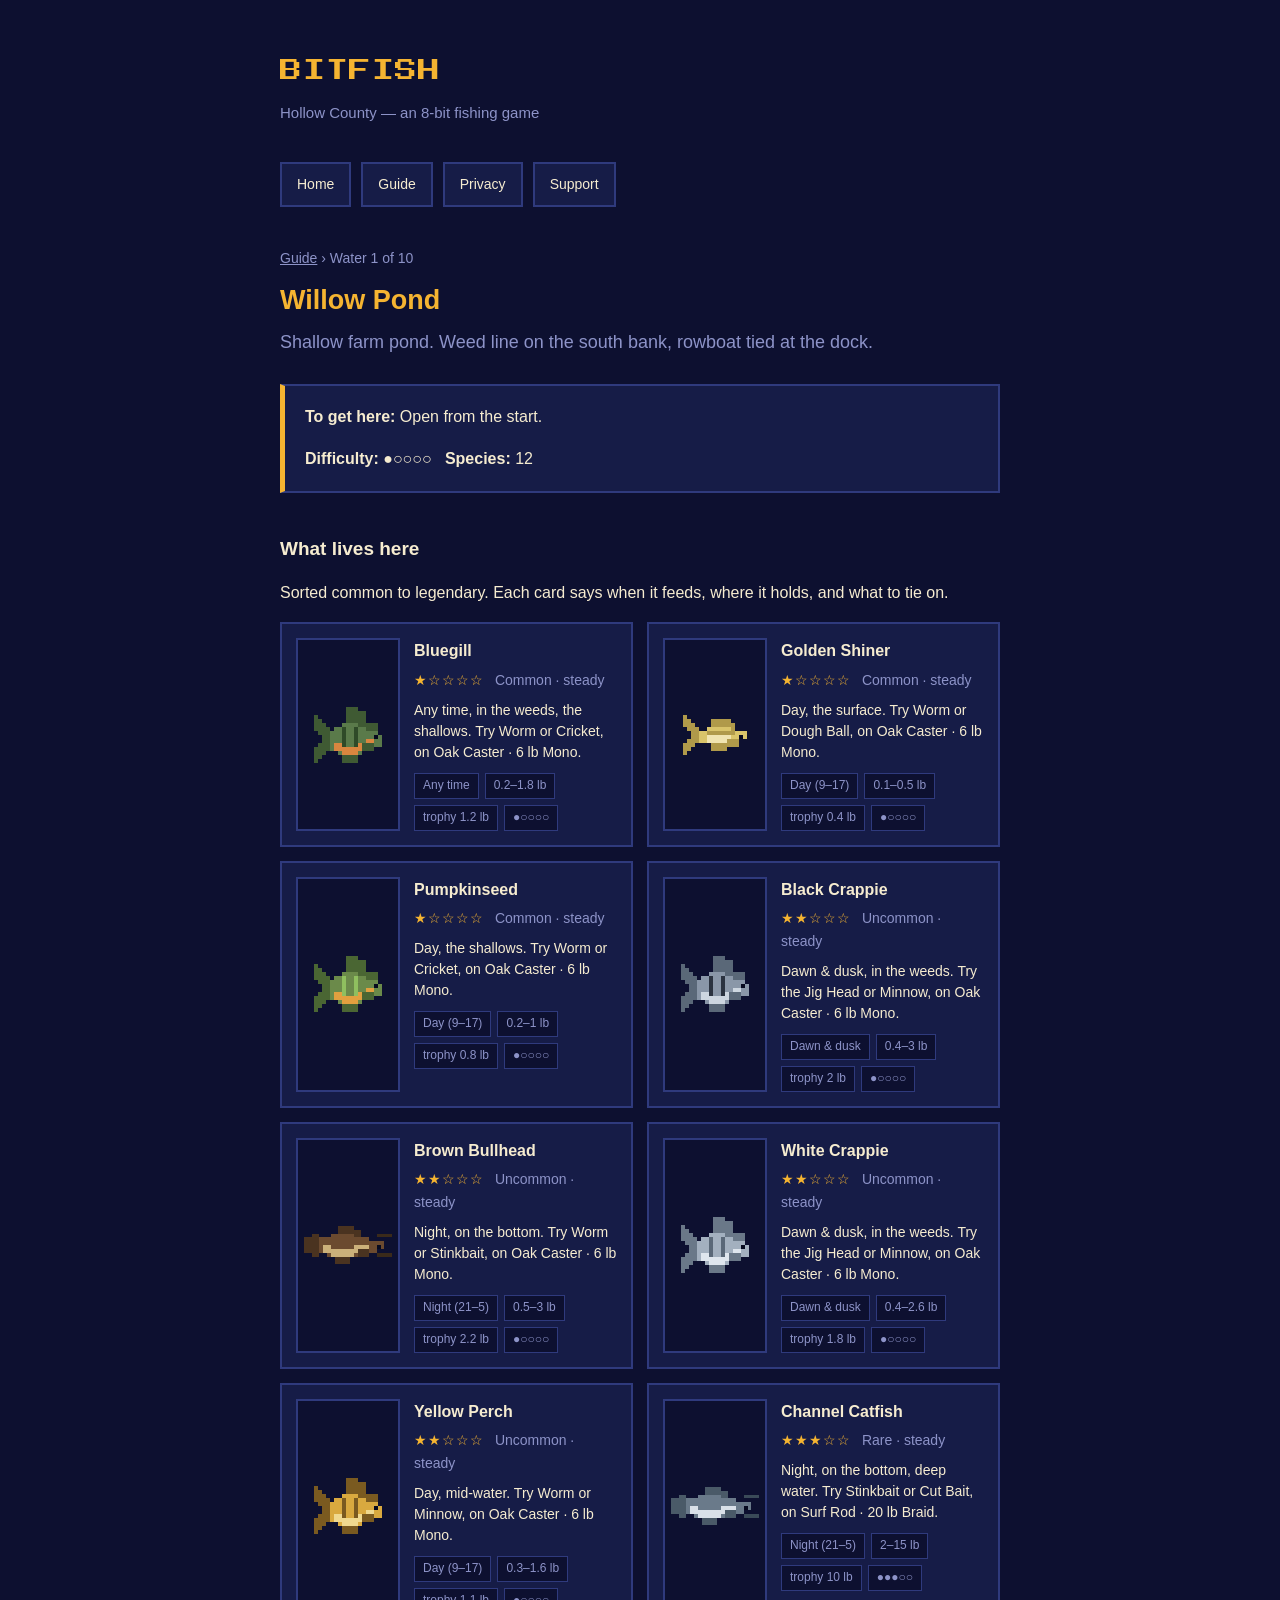
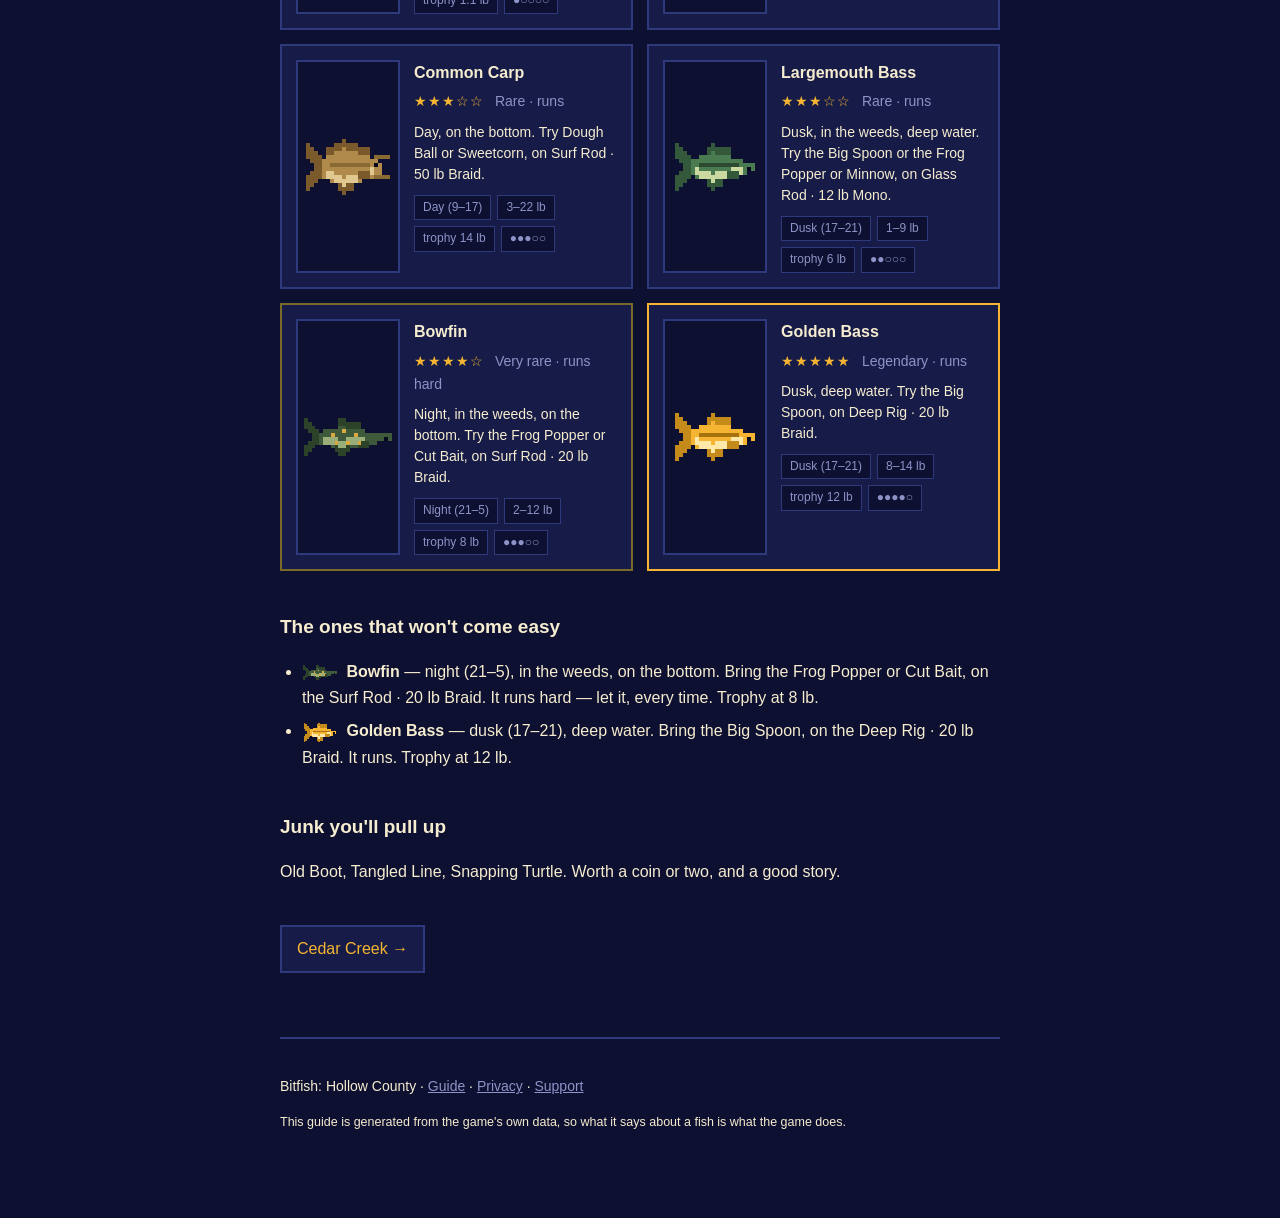
<file: guide/willow-pond/index.html>
<!doctype html>
<html lang="en">
<head>
<meta charset="utf-8">
<meta name="viewport" content="width=device-width, initial-scale=1">
<title>Willow Pond — Angler's Guide — Bitfish: Hollow County</title>
<meta name="description" content="Shallow farm pond. Weed line on the south bank, rowboat tied at the dock. Every species, when it feeds, what it takes.">
<link rel="preconnect" href="https://fonts.googleapis.com">
<link rel="preconnect" href="https://fonts.gstatic.com" crossorigin>
<link href="https://fonts.googleapis.com/css2?family=Press+Start+2P&display=swap" rel="stylesheet">
<link rel="stylesheet" href="../../assets/style.css?v=3">
</head>
<body>
<div class="wrap">
<header>
  <p class="brand">BITFISH</p>
  <p class="tag">Hollow County &mdash; an 8-bit fishing game</p>
</header>
<nav>
  <a href="../../">Home</a>
  <a href="../../guide/">Guide</a>
  <a href="../../privacy/">Privacy</a>
  <a href="../../support/">Support</a>
</nav>

<p class="crumb"><a href="../">Guide</a> &rsaquo; Water 1 of 10</p>
<h1>Willow Pond</h1>
<p class="lede">Shallow farm pond. Weed line on the south bank, rowboat tied at the dock.</p>
<div class="card">
  <p><strong>To get here:</strong> Open from the start.</p>
  <p><strong>Difficulty:</strong> ●○○○○ &nbsp; <strong>Species:</strong> 12</p>
</div>

<h2>What lives here</h2>
<p class="sub">Sorted common to legendary. Each card says when it feeds, where it holds, and what to tie on.</p>
<div class="fishgrid">
<article class="fishcard r1">
  <div class="art"><svg class="fish" width="76" height="64" viewBox="-1 -2 19 16" shape-rendering="crispEdges" role="img" aria-label="bluegill"><rect x="0" y="1" width="1" height="4" fill="#3f5a33"/><rect x="0" y="9" width="1" height="4" fill="#3f5a33"/><rect x="1" y="2" width="1" height="4" fill="#3f5a33"/><rect x="1" y="8" width="1" height="4" fill="#3f5a33"/><rect x="2" y="3" width="1" height="8" fill="#3f5a33"/><rect x="3" y="4" width="1" height="6" fill="#3f5a33"/><rect x="4" y="5" width="1" height="5" fill="#5a7a4a"/><rect x="5" y="4" width="1" height="6" fill="#5a7a4a"/><rect x="6" y="4" width="1" height="7" fill="#5a7a4a"/><rect x="7" y="3" width="1" height="8" fill="#5a7a4a"/><rect x="8" y="3" width="1" height="9" fill="#5a7a4a"/><rect x="9" y="3" width="1" height="8" fill="#5a7a4a"/><rect x="10" y="3" width="1" height="8" fill="#5a7a4a"/><rect x="11" y="4" width="1" height="7" fill="#5a7a4a"/><rect x="12" y="4" width="1" height="6" fill="#5a7a4a"/><rect x="13" y="5" width="1" height="5" fill="#5a7a4a"/><rect x="14" y="5" width="1" height="5" fill="#5a7a4a"/><rect x="15" y="5" width="1" height="4" fill="#5a7a4a"/><rect x="5" y="8" width="1" height="2" fill="#d9863f"/><rect x="6" y="8" width="1" height="2" fill="#d9863f"/><rect x="7" y="9" width="1" height="2" fill="#d9863f"/><rect x="8" y="9" width="1" height="2" fill="#d9863f"/><rect x="9" y="9" width="1" height="2" fill="#d9863f"/><rect x="10" y="9" width="1" height="2" fill="#d9863f"/><rect x="11" y="8" width="1" height="2" fill="#d9863f"/><rect x="12" y="8" width="1" height="2" fill="#d9863f"/><rect x="13" y="7" width="1" height="2" fill="#d9863f"/><rect x="14" y="7" width="1" height="2" fill="#d9863f"/><rect x="16" y="6" width="1" height="3" fill="#5a7a4a"/><rect x="8" y="-1" width="1" height="4" fill="#3f5a33"/><rect x="9" y="-1" width="1" height="4" fill="#3f5a33"/><rect x="10" y="-1" width="1" height="4" fill="#3f5a33"/><rect x="11" y="0" width="1" height="4" fill="#3f5a33"/><rect x="12" y="0" width="1" height="4" fill="#3f5a33"/><rect x="13" y="3" width="1" height="2" fill="#3f5a33"/><rect x="14" y="3" width="1" height="2" fill="#3f5a33"/><rect x="15" y="3" width="1" height="2" fill="#3f5a33"/><rect x="7" y="11" width="1" height="2" fill="#3f5a33"/><rect x="8" y="11" width="1" height="2" fill="#3f5a33"/><rect x="9" y="11" width="1" height="2" fill="#3f5a33"/><rect x="10" y="11" width="1" height="2" fill="#3f5a33"/><rect x="12" y="8" width="3" height="2" fill="#3f5a33"/><rect x="7" y="4" width="1" height="5" fill="#2f4a28"/><rect x="10" y="4" width="1" height="5" fill="#2f4a28"/><rect x="15" y="6" width="1" height="1" fill="#070a1f"/></svg></div>
  <div class="meta">
    <h3>Bluegill</h3>
    <p class="stars">★☆☆☆☆ <span class="sub">Common · steady</span></p>
    <p class="hint">Any time, in the weeds, the shallows. Try Worm or Cricket, on Oak Caster · 6 lb Mono.</p>
    <p class="chips">
      <span>Any time</span>
      <span>0.2–1.8 lb</span>
      <span>trophy 1.2 lb</span>
      <span title="Fight">●○○○○</span>
    </p>
  </div>
</article>
<article class="fishcard r1">
  <div class="art"><svg class="fish" width="72" height="48" viewBox="-1 1 18 12" shape-rendering="crispEdges" role="img" aria-label="golden-shiner"><rect x="0" y="2" width="1" height="3" fill="#b09a4a"/><rect x="0" y="9" width="1" height="3" fill="#b09a4a"/><rect x="1" y="3" width="1" height="3" fill="#b09a4a"/><rect x="1" y="8" width="1" height="3" fill="#b09a4a"/><rect x="2" y="4" width="1" height="6" fill="#b09a4a"/><rect x="3" y="5" width="1" height="4" fill="#b09a4a"/><rect x="4" y="6" width="1" height="3" fill="#d9c46a"/><rect x="5" y="6" width="1" height="3" fill="#d9c46a"/><rect x="6" y="5" width="1" height="4" fill="#d9c46a"/><rect x="7" y="5" width="1" height="4" fill="#d9c46a"/><rect x="8" y="5" width="1" height="5" fill="#d9c46a"/><rect x="9" y="5" width="1" height="4" fill="#d9c46a"/><rect x="10" y="5" width="1" height="4" fill="#d9c46a"/><rect x="11" y="5" width="1" height="4" fill="#d9c46a"/><rect x="12" y="6" width="1" height="3" fill="#d9c46a"/><rect x="13" y="6" width="1" height="3" fill="#d9c46a"/><rect x="14" y="6" width="1" height="2" fill="#d9c46a"/><rect x="6" y="7" width="1" height="2" fill="#f0e4b0"/><rect x="7" y="7" width="1" height="2" fill="#f0e4b0"/><rect x="8" y="7" width="1" height="2" fill="#f0e4b0"/><rect x="9" y="7" width="1" height="2" fill="#f0e4b0"/><rect x="10" y="7" width="1" height="2" fill="#f0e4b0"/><rect x="11" y="7" width="1" height="2" fill="#f0e4b0"/><rect x="15" y="6" width="1" height="2" fill="#d9c46a"/><rect x="7" y="3" width="1" height="2" fill="#b09a4a"/><rect x="8" y="3" width="1" height="2" fill="#b09a4a"/><rect x="9" y="3" width="1" height="2" fill="#b09a4a"/><rect x="10" y="3" width="1" height="2" fill="#b09a4a"/><rect x="11" y="3" width="1" height="2" fill="#b09a4a"/><rect x="12" y="4" width="1" height="2" fill="#b09a4a"/><rect x="7" y="9" width="1" height="2" fill="#b09a4a"/><rect x="8" y="9" width="1" height="2" fill="#b09a4a"/><rect x="9" y="9" width="1" height="2" fill="#b09a4a"/><rect x="10" y="9" width="1" height="2" fill="#b09a4a"/><rect x="11" y="8" width="3" height="2" fill="#b09a4a"/><rect x="6" y="6" width="1" height="1" fill="#b09a4a"/><rect x="7" y="6" width="1" height="1" fill="#b09a4a"/><rect x="8" y="6" width="1" height="1" fill="#b09a4a"/><rect x="9" y="6" width="1" height="1" fill="#b09a4a"/><rect x="10" y="6" width="1" height="1" fill="#b09a4a"/><rect x="11" y="6" width="1" height="1" fill="#b09a4a"/><rect x="12" y="6" width="1" height="1" fill="#b09a4a"/><rect x="14" y="7" width="1" height="1" fill="#070a1f"/></svg></div>
  <div class="meta">
    <h3>Golden Shiner</h3>
    <p class="stars">★☆☆☆☆ <span class="sub">Common · steady</span></p>
    <p class="hint">Day, the surface. Try Worm or Dough Ball, on Oak Caster · 6 lb Mono.</p>
    <p class="chips">
      <span>Day (9–17)</span>
      <span>0.1–0.5 lb</span>
      <span>trophy 0.4 lb</span>
      <span title="Fight">●○○○○</span>
    </p>
  </div>
</article>
<article class="fishcard r1">
  <div class="art"><svg class="fish" width="76" height="64" viewBox="-1 -2 19 16" shape-rendering="crispEdges" role="img" aria-label="pumpkinseed"><rect x="0" y="1" width="1" height="4" fill="#4a6633"/><rect x="0" y="9" width="1" height="4" fill="#4a6633"/><rect x="1" y="2" width="1" height="4" fill="#4a6633"/><rect x="1" y="8" width="1" height="4" fill="#4a6633"/><rect x="2" y="3" width="1" height="8" fill="#4a6633"/><rect x="3" y="4" width="1" height="6" fill="#4a6633"/><rect x="4" y="5" width="1" height="5" fill="#6b8a4a"/><rect x="5" y="4" width="1" height="6" fill="#6b8a4a"/><rect x="6" y="4" width="1" height="7" fill="#6b8a4a"/><rect x="7" y="3" width="1" height="8" fill="#6b8a4a"/><rect x="8" y="3" width="1" height="9" fill="#6b8a4a"/><rect x="9" y="3" width="1" height="8" fill="#6b8a4a"/><rect x="10" y="3" width="1" height="8" fill="#6b8a4a"/><rect x="11" y="4" width="1" height="7" fill="#6b8a4a"/><rect x="12" y="4" width="1" height="6" fill="#6b8a4a"/><rect x="13" y="5" width="1" height="5" fill="#6b8a4a"/><rect x="14" y="5" width="1" height="5" fill="#6b8a4a"/><rect x="15" y="5" width="1" height="4" fill="#6b8a4a"/><rect x="5" y="8" width="1" height="2" fill="#e2a03f"/><rect x="6" y="8" width="1" height="2" fill="#e2a03f"/><rect x="7" y="9" width="1" height="2" fill="#e2a03f"/><rect x="8" y="9" width="1" height="2" fill="#e2a03f"/><rect x="9" y="9" width="1" height="2" fill="#e2a03f"/><rect x="10" y="9" width="1" height="2" fill="#e2a03f"/><rect x="11" y="8" width="1" height="2" fill="#e2a03f"/><rect x="12" y="8" width="1" height="2" fill="#e2a03f"/><rect x="13" y="7" width="1" height="2" fill="#e2a03f"/><rect x="14" y="7" width="1" height="2" fill="#e2a03f"/><rect x="16" y="6" width="1" height="3" fill="#6b8a4a"/><rect x="8" y="-1" width="1" height="4" fill="#4a6633"/><rect x="9" y="-1" width="1" height="4" fill="#4a6633"/><rect x="10" y="-1" width="1" height="4" fill="#4a6633"/><rect x="11" y="0" width="1" height="4" fill="#4a6633"/><rect x="12" y="0" width="1" height="4" fill="#4a6633"/><rect x="13" y="3" width="1" height="2" fill="#4a6633"/><rect x="14" y="3" width="1" height="2" fill="#4a6633"/><rect x="15" y="3" width="1" height="2" fill="#4a6633"/><rect x="7" y="11" width="1" height="2" fill="#4a6633"/><rect x="8" y="11" width="1" height="2" fill="#4a6633"/><rect x="9" y="11" width="1" height="2" fill="#4a6633"/><rect x="10" y="11" width="1" height="2" fill="#4a6633"/><rect x="12" y="8" width="3" height="2" fill="#4a6633"/><rect x="7" y="4" width="1" height="5" fill="#8fbf5f"/><rect x="10" y="4" width="1" height="5" fill="#8fbf5f"/><rect x="15" y="6" width="1" height="1" fill="#070a1f"/></svg></div>
  <div class="meta">
    <h3>Pumpkinseed</h3>
    <p class="stars">★☆☆☆☆ <span class="sub">Common · steady</span></p>
    <p class="hint">Day, the shallows. Try Worm or Cricket, on Oak Caster · 6 lb Mono.</p>
    <p class="chips">
      <span>Day (9–17)</span>
      <span>0.2–1 lb</span>
      <span>trophy 0.8 lb</span>
      <span title="Fight">●○○○○</span>
    </p>
  </div>
</article>
<article class="fishcard r2">
  <div class="art"><svg class="fish" width="76" height="64" viewBox="-1 -2 19 16" shape-rendering="crispEdges" role="img" aria-label="black-crappie"><rect x="0" y="1" width="1" height="4" fill="#5a6878"/><rect x="0" y="9" width="1" height="4" fill="#5a6878"/><rect x="1" y="2" width="1" height="4" fill="#5a6878"/><rect x="1" y="8" width="1" height="4" fill="#5a6878"/><rect x="2" y="3" width="1" height="8" fill="#5a6878"/><rect x="3" y="4" width="1" height="6" fill="#5a6878"/><rect x="4" y="5" width="1" height="5" fill="#8a97a8"/><rect x="5" y="4" width="1" height="6" fill="#8a97a8"/><rect x="6" y="4" width="1" height="7" fill="#8a97a8"/><rect x="7" y="3" width="1" height="8" fill="#8a97a8"/><rect x="8" y="3" width="1" height="9" fill="#8a97a8"/><rect x="9" y="3" width="1" height="8" fill="#8a97a8"/><rect x="10" y="3" width="1" height="8" fill="#8a97a8"/><rect x="11" y="4" width="1" height="7" fill="#8a97a8"/><rect x="12" y="4" width="1" height="6" fill="#8a97a8"/><rect x="13" y="5" width="1" height="5" fill="#8a97a8"/><rect x="14" y="5" width="1" height="5" fill="#8a97a8"/><rect x="15" y="5" width="1" height="4" fill="#8a97a8"/><rect x="5" y="8" width="1" height="2" fill="#cdd6e0"/><rect x="6" y="8" width="1" height="2" fill="#cdd6e0"/><rect x="7" y="9" width="1" height="2" fill="#cdd6e0"/><rect x="8" y="9" width="1" height="2" fill="#cdd6e0"/><rect x="9" y="9" width="1" height="2" fill="#cdd6e0"/><rect x="10" y="9" width="1" height="2" fill="#cdd6e0"/><rect x="11" y="8" width="1" height="2" fill="#cdd6e0"/><rect x="12" y="8" width="1" height="2" fill="#cdd6e0"/><rect x="13" y="7" width="1" height="2" fill="#cdd6e0"/><rect x="14" y="7" width="1" height="2" fill="#cdd6e0"/><rect x="16" y="6" width="1" height="3" fill="#8a97a8"/><rect x="8" y="-1" width="1" height="4" fill="#5a6878"/><rect x="9" y="-1" width="1" height="4" fill="#5a6878"/><rect x="10" y="-1" width="1" height="4" fill="#5a6878"/><rect x="11" y="0" width="1" height="4" fill="#5a6878"/><rect x="12" y="0" width="1" height="4" fill="#5a6878"/><rect x="13" y="3" width="1" height="2" fill="#5a6878"/><rect x="14" y="3" width="1" height="2" fill="#5a6878"/><rect x="15" y="3" width="1" height="2" fill="#5a6878"/><rect x="7" y="11" width="1" height="2" fill="#5a6878"/><rect x="8" y="11" width="1" height="2" fill="#5a6878"/><rect x="9" y="11" width="1" height="2" fill="#5a6878"/><rect x="10" y="11" width="1" height="2" fill="#5a6878"/><rect x="12" y="8" width="3" height="2" fill="#5a6878"/><rect x="7" y="4" width="1" height="5" fill="#2b3340"/><rect x="10" y="4" width="1" height="5" fill="#2b3340"/><rect x="15" y="6" width="1" height="1" fill="#070a1f"/></svg></div>
  <div class="meta">
    <h3>Black Crappie</h3>
    <p class="stars">★★☆☆☆ <span class="sub">Uncommon · steady</span></p>
    <p class="hint">Dawn &amp; dusk, in the weeds. Try the Jig Head or Minnow, on Oak Caster · 6 lb Mono.</p>
    <p class="chips">
      <span>Dawn &amp; dusk</span>
      <span>0.4–3 lb</span>
      <span>trophy 2 lb</span>
      <span title="Fight">●○○○○</span>
    </p>
  </div>
</article>
<article class="fishcard r2">
  <div class="art"><svg class="fish" width="96" height="46" viewBox="-1 1 25 12" shape-rendering="crispEdges" role="img" aria-label="brown-bullhead"><rect x="0" y="5" width="1" height="4" fill="#4a3320"/><rect x="1" y="5" width="1" height="4" fill="#4a3320"/><rect x="2" y="4" width="1" height="6" fill="#4a3320"/><rect x="3" y="4" width="1" height="6" fill="#4a3320"/><rect x="4" y="5" width="1" height="4" fill="#6b4a2f"/><rect x="5" y="5" width="1" height="4" fill="#6b4a2f"/><rect x="6" y="5" width="1" height="5" fill="#6b4a2f"/><rect x="7" y="4" width="1" height="6" fill="#6b4a2f"/><rect x="8" y="4" width="1" height="6" fill="#6b4a2f"/><rect x="9" y="4" width="1" height="7" fill="#6b4a2f"/><rect x="10" y="4" width="1" height="7" fill="#6b4a2f"/><rect x="11" y="4" width="1" height="6" fill="#6b4a2f"/><rect x="12" y="4" width="1" height="6" fill="#6b4a2f"/><rect x="13" y="5" width="1" height="5" fill="#6b4a2f"/><rect x="14" y="5" width="1" height="5" fill="#6b4a2f"/><rect x="15" y="5" width="1" height="4" fill="#6b4a2f"/><rect x="16" y="5" width="1" height="4" fill="#6b4a2f"/><rect x="17" y="6" width="1" height="3" fill="#6b4a2f"/><rect x="18" y="6" width="1" height="3" fill="#6b4a2f"/><rect x="5" y="7" width="1" height="2" fill="#cbb07a"/><rect x="6" y="7" width="1" height="2" fill="#cbb07a"/><rect x="7" y="8" width="1" height="2" fill="#cbb07a"/><rect x="8" y="8" width="1" height="2" fill="#cbb07a"/><rect x="9" y="8" width="1" height="2" fill="#cbb07a"/><rect x="10" y="8" width="1" height="2" fill="#cbb07a"/><rect x="11" y="8" width="1" height="2" fill="#cbb07a"/><rect x="12" y="8" width="1" height="2" fill="#cbb07a"/><rect x="13" y="7" width="1" height="2" fill="#cbb07a"/><rect x="14" y="7" width="1" height="2" fill="#cbb07a"/><rect x="15" y="7" width="1" height="2" fill="#cbb07a"/><rect x="16" y="7" width="1" height="2" fill="#cbb07a"/><rect x="19" y="6" width="1" height="2" fill="#6b4a2f"/><rect x="20" y="6" width="1" height="2" fill="#6b4a2f"/><rect x="9" y="2" width="1" height="2" fill="#4a3320"/><rect x="10" y="2" width="1" height="2" fill="#4a3320"/><rect x="11" y="2" width="1" height="2" fill="#4a3320"/><rect x="12" y="2" width="1" height="2" fill="#4a3320"/><rect x="13" y="3" width="1" height="2" fill="#4a3320"/><rect x="14" y="3" width="1" height="2" fill="#4a3320"/><rect x="8" y="10" width="1" height="2" fill="#4a3320"/><rect x="9" y="10" width="1" height="2" fill="#4a3320"/><rect x="10" y="10" width="1" height="2" fill="#4a3320"/><rect x="11" y="10" width="1" height="2" fill="#4a3320"/><rect x="14" y="8" width="3" height="2" fill="#4a3320"/><rect x="19" y="9" width="4" height="1" fill="#3a2a1a"/><rect x="19" y="4" width="4" height="1" fill="#3a2a1a"/><rect x="19" y="7" width="1" height="1" fill="#070a1f"/></svg></div>
  <div class="meta">
    <h3>Brown Bullhead</h3>
    <p class="stars">★★☆☆☆ <span class="sub">Uncommon · steady</span></p>
    <p class="hint">Night, on the bottom. Try Worm or Stinkbait, on Oak Caster · 6 lb Mono.</p>
    <p class="chips">
      <span>Night (21–5)</span>
      <span>0.5–3 lb</span>
      <span>trophy 2.2 lb</span>
      <span title="Fight">●○○○○</span>
    </p>
  </div>
</article>
<article class="fishcard r2">
  <div class="art"><svg class="fish" width="76" height="64" viewBox="-1 -2 19 16" shape-rendering="crispEdges" role="img" aria-label="white-crappie"><rect x="0" y="1" width="1" height="4" fill="#6a7888"/><rect x="0" y="9" width="1" height="4" fill="#6a7888"/><rect x="1" y="2" width="1" height="4" fill="#6a7888"/><rect x="1" y="8" width="1" height="4" fill="#6a7888"/><rect x="2" y="3" width="1" height="8" fill="#6a7888"/><rect x="3" y="4" width="1" height="6" fill="#6a7888"/><rect x="4" y="5" width="1" height="5" fill="#a3b0bf"/><rect x="5" y="4" width="1" height="6" fill="#a3b0bf"/><rect x="6" y="4" width="1" height="7" fill="#a3b0bf"/><rect x="7" y="3" width="1" height="8" fill="#a3b0bf"/><rect x="8" y="3" width="1" height="9" fill="#a3b0bf"/><rect x="9" y="3" width="1" height="8" fill="#a3b0bf"/><rect x="10" y="3" width="1" height="8" fill="#a3b0bf"/><rect x="11" y="4" width="1" height="7" fill="#a3b0bf"/><rect x="12" y="4" width="1" height="6" fill="#a3b0bf"/><rect x="13" y="5" width="1" height="5" fill="#a3b0bf"/><rect x="14" y="5" width="1" height="5" fill="#a3b0bf"/><rect x="15" y="5" width="1" height="4" fill="#a3b0bf"/><rect x="5" y="8" width="1" height="2" fill="#dfe6ee"/><rect x="6" y="8" width="1" height="2" fill="#dfe6ee"/><rect x="7" y="9" width="1" height="2" fill="#dfe6ee"/><rect x="8" y="9" width="1" height="2" fill="#dfe6ee"/><rect x="9" y="9" width="1" height="2" fill="#dfe6ee"/><rect x="10" y="9" width="1" height="2" fill="#dfe6ee"/><rect x="11" y="8" width="1" height="2" fill="#dfe6ee"/><rect x="12" y="8" width="1" height="2" fill="#dfe6ee"/><rect x="13" y="7" width="1" height="2" fill="#dfe6ee"/><rect x="14" y="7" width="1" height="2" fill="#dfe6ee"/><rect x="16" y="6" width="1" height="3" fill="#a3b0bf"/><rect x="8" y="-1" width="1" height="4" fill="#6a7888"/><rect x="9" y="-1" width="1" height="4" fill="#6a7888"/><rect x="10" y="-1" width="1" height="4" fill="#6a7888"/><rect x="11" y="0" width="1" height="4" fill="#6a7888"/><rect x="12" y="0" width="1" height="4" fill="#6a7888"/><rect x="13" y="3" width="1" height="2" fill="#6a7888"/><rect x="14" y="3" width="1" height="2" fill="#6a7888"/><rect x="15" y="3" width="1" height="2" fill="#6a7888"/><rect x="7" y="11" width="1" height="2" fill="#6a7888"/><rect x="8" y="11" width="1" height="2" fill="#6a7888"/><rect x="9" y="11" width="1" height="2" fill="#6a7888"/><rect x="10" y="11" width="1" height="2" fill="#6a7888"/><rect x="12" y="8" width="3" height="2" fill="#6a7888"/><rect x="7" y="4" width="1" height="5" fill="#5a6878"/><rect x="10" y="4" width="1" height="5" fill="#5a6878"/><rect x="15" y="6" width="1" height="1" fill="#070a1f"/></svg></div>
  <div class="meta">
    <h3>White Crappie</h3>
    <p class="stars">★★☆☆☆ <span class="sub">Uncommon · steady</span></p>
    <p class="hint">Dawn &amp; dusk, in the weeds. Try the Jig Head or Minnow, on Oak Caster · 6 lb Mono.</p>
    <p class="chips">
      <span>Dawn &amp; dusk</span>
      <span>0.4–2.6 lb</span>
      <span>trophy 1.8 lb</span>
      <span title="Fight">●○○○○</span>
    </p>
  </div>
</article>
<article class="fishcard r2">
  <div class="art"><svg class="fish" width="76" height="64" viewBox="-1 -2 19 16" shape-rendering="crispEdges" role="img" aria-label="yellow-perch"><rect x="0" y="1" width="1" height="4" fill="#7a5a20"/><rect x="0" y="9" width="1" height="4" fill="#7a5a20"/><rect x="1" y="2" width="1" height="4" fill="#7a5a20"/><rect x="1" y="8" width="1" height="4" fill="#7a5a20"/><rect x="2" y="3" width="1" height="8" fill="#7a5a20"/><rect x="3" y="4" width="1" height="6" fill="#7a5a20"/><rect x="4" y="5" width="1" height="5" fill="#d9a93f"/><rect x="5" y="4" width="1" height="6" fill="#d9a93f"/><rect x="6" y="4" width="1" height="7" fill="#d9a93f"/><rect x="7" y="3" width="1" height="8" fill="#d9a93f"/><rect x="8" y="3" width="1" height="9" fill="#d9a93f"/><rect x="9" y="3" width="1" height="8" fill="#d9a93f"/><rect x="10" y="3" width="1" height="8" fill="#d9a93f"/><rect x="11" y="4" width="1" height="7" fill="#d9a93f"/><rect x="12" y="4" width="1" height="6" fill="#d9a93f"/><rect x="13" y="5" width="1" height="5" fill="#d9a93f"/><rect x="14" y="5" width="1" height="5" fill="#d9a93f"/><rect x="15" y="5" width="1" height="4" fill="#d9a93f"/><rect x="5" y="8" width="1" height="2" fill="#f0d98f"/><rect x="6" y="8" width="1" height="2" fill="#f0d98f"/><rect x="7" y="9" width="1" height="2" fill="#f0d98f"/><rect x="8" y="9" width="1" height="2" fill="#f0d98f"/><rect x="9" y="9" width="1" height="2" fill="#f0d98f"/><rect x="10" y="9" width="1" height="2" fill="#f0d98f"/><rect x="11" y="8" width="1" height="2" fill="#f0d98f"/><rect x="12" y="8" width="1" height="2" fill="#f0d98f"/><rect x="13" y="7" width="1" height="2" fill="#f0d98f"/><rect x="14" y="7" width="1" height="2" fill="#f0d98f"/><rect x="16" y="6" width="1" height="3" fill="#d9a93f"/><rect x="8" y="-1" width="1" height="4" fill="#7a5a20"/><rect x="9" y="-1" width="1" height="4" fill="#7a5a20"/><rect x="10" y="-1" width="1" height="4" fill="#7a5a20"/><rect x="11" y="0" width="1" height="4" fill="#7a5a20"/><rect x="12" y="0" width="1" height="4" fill="#7a5a20"/><rect x="13" y="3" width="1" height="2" fill="#7a5a20"/><rect x="14" y="3" width="1" height="2" fill="#7a5a20"/><rect x="15" y="3" width="1" height="2" fill="#7a5a20"/><rect x="7" y="11" width="1" height="2" fill="#7a5a20"/><rect x="8" y="11" width="1" height="2" fill="#7a5a20"/><rect x="9" y="11" width="1" height="2" fill="#7a5a20"/><rect x="10" y="11" width="1" height="2" fill="#7a5a20"/><rect x="12" y="8" width="3" height="2" fill="#7a5a20"/><rect x="7" y="4" width="1" height="5" fill="#7a5a20"/><rect x="10" y="4" width="1" height="5" fill="#7a5a20"/><rect x="15" y="6" width="1" height="1" fill="#070a1f"/></svg></div>
  <div class="meta">
    <h3>Yellow Perch</h3>
    <p class="stars">★★☆☆☆ <span class="sub">Uncommon · steady</span></p>
    <p class="hint">Day, mid-water. Try Worm or Minnow, on Oak Caster · 6 lb Mono.</p>
    <p class="chips">
      <span>Day (9–17)</span>
      <span>0.3–1.6 lb</span>
      <span>trophy 1.1 lb</span>
      <span title="Fight">●○○○○</span>
    </p>
  </div>
</article>
<article class="fishcard r3">
  <div class="art"><svg class="fish" width="96" height="46" viewBox="-1 1 25 12" shape-rendering="crispEdges" role="img" aria-label="channel-catfish"><rect x="0" y="5" width="1" height="4" fill="#4a5a68"/><rect x="1" y="5" width="1" height="4" fill="#4a5a68"/><rect x="2" y="4" width="1" height="6" fill="#4a5a68"/><rect x="3" y="4" width="1" height="6" fill="#4a5a68"/><rect x="4" y="5" width="1" height="4" fill="#6a7a8a"/><rect x="5" y="5" width="1" height="4" fill="#6a7a8a"/><rect x="6" y="5" width="1" height="5" fill="#6a7a8a"/><rect x="7" y="4" width="1" height="6" fill="#6a7a8a"/><rect x="8" y="4" width="1" height="6" fill="#6a7a8a"/><rect x="9" y="4" width="1" height="7" fill="#6a7a8a"/><rect x="10" y="4" width="1" height="7" fill="#6a7a8a"/><rect x="11" y="4" width="1" height="6" fill="#6a7a8a"/><rect x="12" y="4" width="1" height="6" fill="#6a7a8a"/><rect x="13" y="5" width="1" height="5" fill="#6a7a8a"/><rect x="14" y="5" width="1" height="5" fill="#6a7a8a"/><rect x="15" y="5" width="1" height="4" fill="#6a7a8a"/><rect x="16" y="5" width="1" height="4" fill="#6a7a8a"/><rect x="17" y="6" width="1" height="3" fill="#6a7a8a"/><rect x="18" y="6" width="1" height="3" fill="#6a7a8a"/><rect x="5" y="7" width="1" height="2" fill="#d9e0e8"/><rect x="6" y="7" width="1" height="2" fill="#d9e0e8"/><rect x="7" y="8" width="1" height="2" fill="#d9e0e8"/><rect x="8" y="8" width="1" height="2" fill="#d9e0e8"/><rect x="9" y="8" width="1" height="2" fill="#d9e0e8"/><rect x="10" y="8" width="1" height="2" fill="#d9e0e8"/><rect x="11" y="8" width="1" height="2" fill="#d9e0e8"/><rect x="12" y="8" width="1" height="2" fill="#d9e0e8"/><rect x="13" y="7" width="1" height="2" fill="#d9e0e8"/><rect x="14" y="7" width="1" height="2" fill="#d9e0e8"/><rect x="15" y="7" width="1" height="2" fill="#d9e0e8"/><rect x="16" y="7" width="1" height="2" fill="#d9e0e8"/><rect x="19" y="6" width="1" height="2" fill="#6a7a8a"/><rect x="20" y="6" width="1" height="2" fill="#6a7a8a"/><rect x="9" y="2" width="1" height="2" fill="#4a5a68"/><rect x="10" y="2" width="1" height="2" fill="#4a5a68"/><rect x="11" y="2" width="1" height="2" fill="#4a5a68"/><rect x="12" y="2" width="1" height="2" fill="#4a5a68"/><rect x="13" y="3" width="1" height="2" fill="#4a5a68"/><rect x="14" y="3" width="1" height="2" fill="#4a5a68"/><rect x="8" y="10" width="1" height="2" fill="#4a5a68"/><rect x="9" y="10" width="1" height="2" fill="#4a5a68"/><rect x="10" y="10" width="1" height="2" fill="#4a5a68"/><rect x="11" y="10" width="1" height="2" fill="#4a5a68"/><rect x="14" y="8" width="3" height="2" fill="#4a5a68"/><rect x="19" y="9" width="4" height="1" fill="#3a4a58"/><rect x="19" y="4" width="4" height="1" fill="#3a4a58"/><rect x="19" y="7" width="1" height="1" fill="#070a1f"/></svg></div>
  <div class="meta">
    <h3>Channel Catfish</h3>
    <p class="stars">★★★☆☆ <span class="sub">Rare · steady</span></p>
    <p class="hint">Night, on the bottom, deep water. Try Stinkbait or Cut Bait, on Surf Rod · 20 lb Braid.</p>
    <p class="chips">
      <span>Night (21–5)</span>
      <span>2–15 lb</span>
      <span>trophy 10 lb</span>
      <span title="Fight">●●●○○</span>
    </p>
  </div>
</article>
<article class="fishcard r3">
  <div class="art"><svg class="fish" width="92" height="64" viewBox="-1 -1 23 16" shape-rendering="crispEdges" role="img" aria-label="common-carp"><rect x="0" y="1" width="1" height="4" fill="#7a5a2a"/><rect x="0" y="9" width="1" height="4" fill="#7a5a2a"/><rect x="1" y="2" width="1" height="4" fill="#7a5a2a"/><rect x="1" y="8" width="1" height="4" fill="#7a5a2a"/><rect x="2" y="3" width="1" height="8" fill="#7a5a2a"/><rect x="3" y="4" width="1" height="6" fill="#7a5a2a"/><rect x="4" y="5" width="1" height="5" fill="#b08a4a"/><rect x="5" y="4" width="1" height="6" fill="#b08a4a"/><rect x="6" y="4" width="1" height="7" fill="#b08a4a"/><rect x="7" y="3" width="1" height="8" fill="#b08a4a"/><rect x="8" y="3" width="1" height="9" fill="#b08a4a"/><rect x="9" y="2" width="1" height="10" fill="#b08a4a"/><rect x="10" y="3" width="1" height="9" fill="#b08a4a"/><rect x="11" y="3" width="1" height="9" fill="#b08a4a"/><rect x="12" y="3" width="1" height="8" fill="#b08a4a"/><rect x="13" y="4" width="1" height="7" fill="#b08a4a"/><rect x="14" y="4" width="1" height="6" fill="#b08a4a"/><rect x="15" y="4" width="1" height="6" fill="#b08a4a"/><rect x="16" y="5" width="1" height="5" fill="#b08a4a"/><rect x="17" y="5" width="1" height="4" fill="#b08a4a"/><rect x="5" y="8" width="1" height="2" fill="#e0c890"/><rect x="6" y="8" width="1" height="2" fill="#e0c890"/><rect x="7" y="9" width="1" height="2" fill="#e0c890"/><rect x="8" y="9" width="1" height="2" fill="#e0c890"/><rect x="9" y="10" width="1" height="2" fill="#e0c890"/><rect x="10" y="9" width="1" height="2" fill="#e0c890"/><rect x="11" y="9" width="1" height="2" fill="#e0c890"/><rect x="12" y="9" width="1" height="2" fill="#e0c890"/><rect x="13" y="8" width="1" height="2" fill="#e0c890"/><rect x="14" y="8" width="1" height="2" fill="#e0c890"/><rect x="15" y="8" width="1" height="2" fill="#e0c890"/><rect x="16" y="7" width="1" height="2" fill="#e0c890"/><rect x="18" y="6" width="1" height="3" fill="#b08a4a"/><rect x="5" y="2" width="1" height="2" fill="#7a5a2a"/><rect x="6" y="2" width="1" height="2" fill="#7a5a2a"/><rect x="7" y="1" width="1" height="2" fill="#7a5a2a"/><rect x="8" y="1" width="1" height="2" fill="#7a5a2a"/><rect x="9" y="0" width="1" height="2" fill="#7a5a2a"/><rect x="10" y="1" width="1" height="2" fill="#7a5a2a"/><rect x="11" y="1" width="1" height="2" fill="#7a5a2a"/><rect x="12" y="1" width="1" height="2" fill="#7a5a2a"/><rect x="13" y="2" width="1" height="2" fill="#7a5a2a"/><rect x="14" y="2" width="1" height="2" fill="#7a5a2a"/><rect x="15" y="2" width="1" height="2" fill="#7a5a2a"/><rect x="8" y="11" width="1" height="2" fill="#7a5a2a"/><rect x="9" y="12" width="1" height="2" fill="#7a5a2a"/><rect x="10" y="11" width="1" height="2" fill="#7a5a2a"/><rect x="11" y="11" width="1" height="2" fill="#7a5a2a"/><rect x="13" y="8" width="3" height="2" fill="#7a5a2a"/><rect x="6" y="6" width="1" height="1" fill="#8a6a33"/><rect x="7" y="6" width="1" height="1" fill="#8a6a33"/><rect x="8" y="6" width="1" height="1" fill="#8a6a33"/><rect x="9" y="6" width="1" height="1" fill="#8a6a33"/><rect x="10" y="6" width="1" height="1" fill="#8a6a33"/><rect x="11" y="6" width="1" height="1" fill="#8a6a33"/><rect x="12" y="6" width="1" height="1" fill="#8a6a33"/><rect x="13" y="6" width="1" height="1" fill="#8a6a33"/><rect x="14" y="6" width="1" height="1" fill="#8a6a33"/><rect x="15" y="6" width="1" height="1" fill="#8a6a33"/><rect x="17" y="9" width="4" height="1" fill="#8a6a33"/><rect x="17" y="4" width="4" height="1" fill="#8a6a33"/><rect x="17" y="6" width="1" height="1" fill="#070a1f"/></svg></div>
  <div class="meta">
    <h3>Common Carp</h3>
    <p class="stars">★★★☆☆ <span class="sub">Rare · runs</span></p>
    <p class="hint">Day, on the bottom. Try Dough Ball or Sweetcorn, on Surf Rod · 50 lb Braid.</p>
    <p class="chips">
      <span>Day (9–17)</span>
      <span>3–22 lb</span>
      <span>trophy 14 lb</span>
      <span title="Fight">●●●○○</span>
    </p>
  </div>
</article>
<article class="fishcard r3">
  <div class="art"><svg class="fish" width="88" height="56" viewBox="-1 0 22 14" shape-rendering="crispEdges" role="img" aria-label="largemouth-bass"><rect x="0" y="1" width="1" height="4" fill="#33593a"/><rect x="0" y="9" width="1" height="4" fill="#33593a"/><rect x="1" y="2" width="1" height="4" fill="#33593a"/><rect x="1" y="8" width="1" height="4" fill="#33593a"/><rect x="2" y="3" width="1" height="8" fill="#33593a"/><rect x="3" y="4" width="1" height="6" fill="#33593a"/><rect x="4" y="5" width="1" height="4" fill="#4a7a4f"/><rect x="5" y="5" width="1" height="5" fill="#4a7a4f"/><rect x="6" y="4" width="1" height="6" fill="#4a7a4f"/><rect x="7" y="4" width="1" height="6" fill="#4a7a4f"/><rect x="8" y="4" width="1" height="7" fill="#4a7a4f"/><rect x="9" y="3" width="1" height="8" fill="#4a7a4f"/><rect x="10" y="4" width="1" height="7" fill="#4a7a4f"/><rect x="11" y="4" width="1" height="7" fill="#4a7a4f"/><rect x="12" y="4" width="1" height="6" fill="#4a7a4f"/><rect x="13" y="4" width="1" height="6" fill="#4a7a4f"/><rect x="14" y="5" width="1" height="5" fill="#4a7a4f"/><rect x="15" y="5" width="1" height="5" fill="#4a7a4f"/><rect x="16" y="5" width="1" height="4" fill="#4a7a4f"/><rect x="17" y="6" width="1" height="3" fill="#4a7a4f"/><rect x="5" y="7" width="1" height="2" fill="#cbd9a0"/><rect x="6" y="8" width="1" height="2" fill="#cbd9a0"/><rect x="7" y="8" width="1" height="2" fill="#cbd9a0"/><rect x="8" y="8" width="1" height="2" fill="#cbd9a0"/><rect x="9" y="9" width="1" height="2" fill="#cbd9a0"/><rect x="10" y="8" width="1" height="2" fill="#cbd9a0"/><rect x="11" y="8" width="1" height="2" fill="#cbd9a0"/><rect x="12" y="8" width="1" height="2" fill="#cbd9a0"/><rect x="13" y="8" width="1" height="2" fill="#cbd9a0"/><rect x="14" y="7" width="1" height="2" fill="#cbd9a0"/><rect x="15" y="7" width="1" height="2" fill="#cbd9a0"/><rect x="16" y="7" width="1" height="2" fill="#cbd9a0"/><rect x="18" y="6" width="1" height="2" fill="#4a7a4f"/><rect x="19" y="6" width="1" height="2" fill="#4a7a4f"/><rect x="8" y="2" width="1" height="2" fill="#33593a"/><rect x="9" y="1" width="1" height="2" fill="#33593a"/><rect x="10" y="2" width="1" height="2" fill="#33593a"/><rect x="11" y="2" width="1" height="2" fill="#33593a"/><rect x="12" y="2" width="1" height="2" fill="#33593a"/><rect x="13" y="2" width="1" height="2" fill="#33593a"/><rect x="8" y="10" width="1" height="2" fill="#33593a"/><rect x="9" y="11" width="1" height="2" fill="#33593a"/><rect x="10" y="10" width="1" height="2" fill="#33593a"/><rect x="11" y="10" width="1" height="2" fill="#33593a"/><rect x="13" y="8" width="3" height="2" fill="#33593a"/><rect x="6" y="6" width="1" height="1" fill="#2c4a30"/><rect x="7" y="6" width="1" height="1" fill="#2c4a30"/><rect x="8" y="6" width="1" height="1" fill="#2c4a30"/><rect x="9" y="6" width="1" height="1" fill="#2c4a30"/><rect x="10" y="6" width="1" height="1" fill="#2c4a30"/><rect x="11" y="6" width="1" height="1" fill="#2c4a30"/><rect x="12" y="6" width="1" height="1" fill="#2c4a30"/><rect x="13" y="6" width="1" height="1" fill="#2c4a30"/><rect x="14" y="6" width="1" height="1" fill="#2c4a30"/><rect x="15" y="6" width="1" height="1" fill="#2c4a30"/><rect x="18" y="7" width="1" height="1" fill="#070a1f"/></svg></div>
  <div class="meta">
    <h3>Largemouth Bass</h3>
    <p class="stars">★★★☆☆ <span class="sub">Rare · runs</span></p>
    <p class="hint">Dusk, in the weeds, deep water. Try the Big Spoon or the Frog Popper or Minnow, on Glass Rod · 12 lb Mono.</p>
    <p class="chips">
      <span>Dusk (17–21)</span>
      <span>1–9 lb</span>
      <span>trophy 6 lb</span>
      <span title="Fight">●●○○○</span>
    </p>
  </div>
</article>
<article class="fishcard r4">
  <div class="art"><svg class="fish" width="96" height="46" viewBox="-1 1 25 12" shape-rendering="crispEdges" role="img" aria-label="bowfin"><rect x="0" y="2" width="1" height="3" fill="#2c4229"/><rect x="0" y="9" width="1" height="3" fill="#2c4229"/><rect x="1" y="3" width="1" height="3" fill="#2c4229"/><rect x="1" y="8" width="1" height="3" fill="#2c4229"/><rect x="2" y="4" width="1" height="6" fill="#2c4229"/><rect x="3" y="5" width="1" height="4" fill="#2c4229"/><rect x="4" y="6" width="1" height="3" fill="#3f5a3a"/><rect x="5" y="5" width="1" height="4" fill="#3f5a3a"/><rect x="6" y="5" width="1" height="4" fill="#3f5a3a"/><rect x="7" y="5" width="1" height="5" fill="#3f5a3a"/><rect x="8" y="5" width="1" height="5" fill="#3f5a3a"/><rect x="9" y="4" width="1" height="6" fill="#3f5a3a"/><rect x="10" y="4" width="1" height="6" fill="#3f5a3a"/><rect x="11" y="5" width="1" height="5" fill="#3f5a3a"/><rect x="12" y="5" width="1" height="5" fill="#3f5a3a"/><rect x="13" y="5" width="1" height="5" fill="#3f5a3a"/><rect x="14" y="5" width="1" height="4" fill="#3f5a3a"/><rect x="15" y="5" width="1" height="4" fill="#3f5a3a"/><rect x="16" y="6" width="1" height="3" fill="#3f5a3a"/><rect x="17" y="6" width="1" height="3" fill="#3f5a3a"/><rect x="18" y="6" width="1" height="3" fill="#3f5a3a"/><rect x="5" y="7" width="1" height="2" fill="#9aae7a"/><rect x="6" y="7" width="1" height="2" fill="#9aae7a"/><rect x="7" y="7" width="1" height="2" fill="#9aae7a"/><rect x="8" y="7" width="1" height="2" fill="#9aae7a"/><rect x="9" y="8" width="1" height="2" fill="#9aae7a"/><rect x="10" y="8" width="1" height="2" fill="#9aae7a"/><rect x="11" y="7" width="1" height="2" fill="#9aae7a"/><rect x="12" y="7" width="1" height="2" fill="#9aae7a"/><rect x="13" y="7" width="1" height="2" fill="#9aae7a"/><rect x="14" y="7" width="1" height="2" fill="#9aae7a"/><rect x="15" y="7" width="1" height="2" fill="#9aae7a"/><rect x="19" y="6" width="1" height="2" fill="#3f5a3a"/><rect x="20" y="6" width="1" height="2" fill="#3f5a3a"/><rect x="21" y="6" width="1" height="2" fill="#3f5a3a"/><rect x="22" y="6" width="1" height="2" fill="#3f5a3a"/><rect x="9" y="2" width="1" height="2" fill="#2c4229"/><rect x="10" y="2" width="1" height="2" fill="#2c4229"/><rect x="11" y="3" width="1" height="2" fill="#2c4229"/><rect x="12" y="3" width="1" height="2" fill="#2c4229"/><rect x="13" y="3" width="1" height="2" fill="#2c4229"/><rect x="14" y="3" width="1" height="2" fill="#2c4229"/><rect x="8" y="9" width="1" height="2" fill="#2c4229"/><rect x="9" y="10" width="1" height="2" fill="#2c4229"/><rect x="10" y="10" width="1" height="2" fill="#2c4229"/><rect x="11" y="9" width="1" height="2" fill="#2c4229"/><rect x="14" y="8" width="3" height="2" fill="#2c4229"/><rect x="7" y="6" width="1" height="1" fill="#d9a93f"/><rect x="8" y="8" width="1" height="1" fill="#d9a93f"/><rect x="10" y="5" width="1" height="1" fill="#d9a93f"/><rect x="11" y="8" width="1" height="1" fill="#d9a93f"/><rect x="13" y="6" width="1" height="1" fill="#d9a93f"/><rect x="14" y="8" width="1" height="1" fill="#d9a93f"/><rect x="21" y="7" width="1" height="1" fill="#070a1f"/></svg></div>
  <div class="meta">
    <h3>Bowfin</h3>
    <p class="stars">★★★★☆ <span class="sub">Very rare · runs hard</span></p>
    <p class="hint">Night, in the weeds, on the bottom. Try the Frog Popper or Cut Bait, on Surf Rod · 20 lb Braid.</p>
    <p class="chips">
      <span>Night (21–5)</span>
      <span>2–12 lb</span>
      <span>trophy 8 lb</span>
      <span title="Fight">●●●○○</span>
    </p>
  </div>
</article>
<article class="fishcard r5">
  <div class="art"><svg class="fish" width="88" height="56" viewBox="-1 0 22 14" shape-rendering="crispEdges" role="img" aria-label="golden-bass"><rect x="0" y="1" width="1" height="4" fill="#c48a1a"/><rect x="0" y="9" width="1" height="4" fill="#c48a1a"/><rect x="1" y="2" width="1" height="4" fill="#c48a1a"/><rect x="1" y="8" width="1" height="4" fill="#c48a1a"/><rect x="2" y="3" width="1" height="8" fill="#c48a1a"/><rect x="3" y="4" width="1" height="6" fill="#c48a1a"/><rect x="4" y="5" width="1" height="4" fill="#f5b431"/><rect x="5" y="5" width="1" height="5" fill="#f5b431"/><rect x="6" y="4" width="1" height="6" fill="#f5b431"/><rect x="7" y="4" width="1" height="6" fill="#f5b431"/><rect x="8" y="4" width="1" height="7" fill="#f5b431"/><rect x="9" y="3" width="1" height="8" fill="#f5b431"/><rect x="10" y="4" width="1" height="7" fill="#f5b431"/><rect x="11" y="4" width="1" height="7" fill="#f5b431"/><rect x="12" y="4" width="1" height="6" fill="#f5b431"/><rect x="13" y="4" width="1" height="6" fill="#f5b431"/><rect x="14" y="5" width="1" height="5" fill="#f5b431"/><rect x="15" y="5" width="1" height="5" fill="#f5b431"/><rect x="16" y="5" width="1" height="4" fill="#f5b431"/><rect x="17" y="6" width="1" height="3" fill="#f5b431"/><rect x="5" y="7" width="1" height="2" fill="#ffe9a8"/><rect x="6" y="8" width="1" height="2" fill="#ffe9a8"/><rect x="7" y="8" width="1" height="2" fill="#ffe9a8"/><rect x="8" y="8" width="1" height="2" fill="#ffe9a8"/><rect x="9" y="9" width="1" height="2" fill="#ffe9a8"/><rect x="10" y="8" width="1" height="2" fill="#ffe9a8"/><rect x="11" y="8" width="1" height="2" fill="#ffe9a8"/><rect x="12" y="8" width="1" height="2" fill="#ffe9a8"/><rect x="13" y="8" width="1" height="2" fill="#ffe9a8"/><rect x="14" y="7" width="1" height="2" fill="#ffe9a8"/><rect x="15" y="7" width="1" height="2" fill="#ffe9a8"/><rect x="16" y="7" width="1" height="2" fill="#ffe9a8"/><rect x="18" y="6" width="1" height="2" fill="#f5b431"/><rect x="19" y="6" width="1" height="2" fill="#f5b431"/><rect x="8" y="2" width="1" height="2" fill="#c48a1a"/><rect x="9" y="1" width="1" height="2" fill="#c48a1a"/><rect x="10" y="2" width="1" height="2" fill="#c48a1a"/><rect x="11" y="2" width="1" height="2" fill="#c48a1a"/><rect x="12" y="2" width="1" height="2" fill="#c48a1a"/><rect x="13" y="2" width="1" height="2" fill="#c48a1a"/><rect x="8" y="10" width="1" height="2" fill="#c48a1a"/><rect x="9" y="11" width="1" height="2" fill="#c48a1a"/><rect x="10" y="10" width="1" height="2" fill="#c48a1a"/><rect x="11" y="10" width="1" height="2" fill="#c48a1a"/><rect x="13" y="8" width="3" height="2" fill="#c48a1a"/><rect x="6" y="6" width="1" height="1" fill="#a8720f"/><rect x="7" y="6" width="1" height="1" fill="#a8720f"/><rect x="8" y="6" width="1" height="1" fill="#a8720f"/><rect x="9" y="6" width="1" height="1" fill="#a8720f"/><rect x="10" y="6" width="1" height="1" fill="#a8720f"/><rect x="11" y="6" width="1" height="1" fill="#a8720f"/><rect x="12" y="6" width="1" height="1" fill="#a8720f"/><rect x="13" y="6" width="1" height="1" fill="#a8720f"/><rect x="14" y="6" width="1" height="1" fill="#a8720f"/><rect x="15" y="6" width="1" height="1" fill="#a8720f"/><rect x="18" y="7" width="1" height="1" fill="#070a1f"/></svg></div>
  <div class="meta">
    <h3>Golden Bass</h3>
    <p class="stars">★★★★★ <span class="sub">Legendary · runs</span></p>
    <p class="hint">Dusk, deep water. Try the Big Spoon, on Deep Rig · 20 lb Braid.</p>
    <p class="chips">
      <span>Dusk (17–21)</span>
      <span>8–14 lb</span>
      <span>trophy 12 lb</span>
      <span title="Fight">●●●●○</span>
    </p>
  </div>
</article>
</div>

<h2>The ones that won't come easy</h2>
<ul>
<li><svg class="fish" width="96" height="46" viewBox="-1 1 25 12" shape-rendering="crispEdges" role="img" aria-label="bowfin"><rect x="0" y="2" width="1" height="3" fill="#2c4229"/><rect x="0" y="9" width="1" height="3" fill="#2c4229"/><rect x="1" y="3" width="1" height="3" fill="#2c4229"/><rect x="1" y="8" width="1" height="3" fill="#2c4229"/><rect x="2" y="4" width="1" height="6" fill="#2c4229"/><rect x="3" y="5" width="1" height="4" fill="#2c4229"/><rect x="4" y="6" width="1" height="3" fill="#3f5a3a"/><rect x="5" y="5" width="1" height="4" fill="#3f5a3a"/><rect x="6" y="5" width="1" height="4" fill="#3f5a3a"/><rect x="7" y="5" width="1" height="5" fill="#3f5a3a"/><rect x="8" y="5" width="1" height="5" fill="#3f5a3a"/><rect x="9" y="4" width="1" height="6" fill="#3f5a3a"/><rect x="10" y="4" width="1" height="6" fill="#3f5a3a"/><rect x="11" y="5" width="1" height="5" fill="#3f5a3a"/><rect x="12" y="5" width="1" height="5" fill="#3f5a3a"/><rect x="13" y="5" width="1" height="5" fill="#3f5a3a"/><rect x="14" y="5" width="1" height="4" fill="#3f5a3a"/><rect x="15" y="5" width="1" height="4" fill="#3f5a3a"/><rect x="16" y="6" width="1" height="3" fill="#3f5a3a"/><rect x="17" y="6" width="1" height="3" fill="#3f5a3a"/><rect x="18" y="6" width="1" height="3" fill="#3f5a3a"/><rect x="5" y="7" width="1" height="2" fill="#9aae7a"/><rect x="6" y="7" width="1" height="2" fill="#9aae7a"/><rect x="7" y="7" width="1" height="2" fill="#9aae7a"/><rect x="8" y="7" width="1" height="2" fill="#9aae7a"/><rect x="9" y="8" width="1" height="2" fill="#9aae7a"/><rect x="10" y="8" width="1" height="2" fill="#9aae7a"/><rect x="11" y="7" width="1" height="2" fill="#9aae7a"/><rect x="12" y="7" width="1" height="2" fill="#9aae7a"/><rect x="13" y="7" width="1" height="2" fill="#9aae7a"/><rect x="14" y="7" width="1" height="2" fill="#9aae7a"/><rect x="15" y="7" width="1" height="2" fill="#9aae7a"/><rect x="19" y="6" width="1" height="2" fill="#3f5a3a"/><rect x="20" y="6" width="1" height="2" fill="#3f5a3a"/><rect x="21" y="6" width="1" height="2" fill="#3f5a3a"/><rect x="22" y="6" width="1" height="2" fill="#3f5a3a"/><rect x="9" y="2" width="1" height="2" fill="#2c4229"/><rect x="10" y="2" width="1" height="2" fill="#2c4229"/><rect x="11" y="3" width="1" height="2" fill="#2c4229"/><rect x="12" y="3" width="1" height="2" fill="#2c4229"/><rect x="13" y="3" width="1" height="2" fill="#2c4229"/><rect x="14" y="3" width="1" height="2" fill="#2c4229"/><rect x="8" y="9" width="1" height="2" fill="#2c4229"/><rect x="9" y="10" width="1" height="2" fill="#2c4229"/><rect x="10" y="10" width="1" height="2" fill="#2c4229"/><rect x="11" y="9" width="1" height="2" fill="#2c4229"/><rect x="14" y="8" width="3" height="2" fill="#2c4229"/><rect x="7" y="6" width="1" height="1" fill="#d9a93f"/><rect x="8" y="8" width="1" height="1" fill="#d9a93f"/><rect x="10" y="5" width="1" height="1" fill="#d9a93f"/><rect x="11" y="8" width="1" height="1" fill="#d9a93f"/><rect x="13" y="6" width="1" height="1" fill="#d9a93f"/><rect x="14" y="8" width="1" height="1" fill="#d9a93f"/><rect x="21" y="7" width="1" height="1" fill="#070a1f"/></svg> <strong>Bowfin</strong> &mdash; night (21–5), in the weeds, on the bottom. Bring the Frog Popper or Cut Bait, on the Surf Rod · 20 lb Braid. It runs hard &mdash; let it, every time. Trophy at 8 lb.</li>
<li><svg class="fish" width="88" height="56" viewBox="-1 0 22 14" shape-rendering="crispEdges" role="img" aria-label="golden-bass"><rect x="0" y="1" width="1" height="4" fill="#c48a1a"/><rect x="0" y="9" width="1" height="4" fill="#c48a1a"/><rect x="1" y="2" width="1" height="4" fill="#c48a1a"/><rect x="1" y="8" width="1" height="4" fill="#c48a1a"/><rect x="2" y="3" width="1" height="8" fill="#c48a1a"/><rect x="3" y="4" width="1" height="6" fill="#c48a1a"/><rect x="4" y="5" width="1" height="4" fill="#f5b431"/><rect x="5" y="5" width="1" height="5" fill="#f5b431"/><rect x="6" y="4" width="1" height="6" fill="#f5b431"/><rect x="7" y="4" width="1" height="6" fill="#f5b431"/><rect x="8" y="4" width="1" height="7" fill="#f5b431"/><rect x="9" y="3" width="1" height="8" fill="#f5b431"/><rect x="10" y="4" width="1" height="7" fill="#f5b431"/><rect x="11" y="4" width="1" height="7" fill="#f5b431"/><rect x="12" y="4" width="1" height="6" fill="#f5b431"/><rect x="13" y="4" width="1" height="6" fill="#f5b431"/><rect x="14" y="5" width="1" height="5" fill="#f5b431"/><rect x="15" y="5" width="1" height="5" fill="#f5b431"/><rect x="16" y="5" width="1" height="4" fill="#f5b431"/><rect x="17" y="6" width="1" height="3" fill="#f5b431"/><rect x="5" y="7" width="1" height="2" fill="#ffe9a8"/><rect x="6" y="8" width="1" height="2" fill="#ffe9a8"/><rect x="7" y="8" width="1" height="2" fill="#ffe9a8"/><rect x="8" y="8" width="1" height="2" fill="#ffe9a8"/><rect x="9" y="9" width="1" height="2" fill="#ffe9a8"/><rect x="10" y="8" width="1" height="2" fill="#ffe9a8"/><rect x="11" y="8" width="1" height="2" fill="#ffe9a8"/><rect x="12" y="8" width="1" height="2" fill="#ffe9a8"/><rect x="13" y="8" width="1" height="2" fill="#ffe9a8"/><rect x="14" y="7" width="1" height="2" fill="#ffe9a8"/><rect x="15" y="7" width="1" height="2" fill="#ffe9a8"/><rect x="16" y="7" width="1" height="2" fill="#ffe9a8"/><rect x="18" y="6" width="1" height="2" fill="#f5b431"/><rect x="19" y="6" width="1" height="2" fill="#f5b431"/><rect x="8" y="2" width="1" height="2" fill="#c48a1a"/><rect x="9" y="1" width="1" height="2" fill="#c48a1a"/><rect x="10" y="2" width="1" height="2" fill="#c48a1a"/><rect x="11" y="2" width="1" height="2" fill="#c48a1a"/><rect x="12" y="2" width="1" height="2" fill="#c48a1a"/><rect x="13" y="2" width="1" height="2" fill="#c48a1a"/><rect x="8" y="10" width="1" height="2" fill="#c48a1a"/><rect x="9" y="11" width="1" height="2" fill="#c48a1a"/><rect x="10" y="10" width="1" height="2" fill="#c48a1a"/><rect x="11" y="10" width="1" height="2" fill="#c48a1a"/><rect x="13" y="8" width="3" height="2" fill="#c48a1a"/><rect x="6" y="6" width="1" height="1" fill="#a8720f"/><rect x="7" y="6" width="1" height="1" fill="#a8720f"/><rect x="8" y="6" width="1" height="1" fill="#a8720f"/><rect x="9" y="6" width="1" height="1" fill="#a8720f"/><rect x="10" y="6" width="1" height="1" fill="#a8720f"/><rect x="11" y="6" width="1" height="1" fill="#a8720f"/><rect x="12" y="6" width="1" height="1" fill="#a8720f"/><rect x="13" y="6" width="1" height="1" fill="#a8720f"/><rect x="14" y="6" width="1" height="1" fill="#a8720f"/><rect x="15" y="6" width="1" height="1" fill="#a8720f"/><rect x="18" y="7" width="1" height="1" fill="#070a1f"/></svg> <strong>Golden Bass</strong> &mdash; dusk (17–21), deep water. Bring the Big Spoon, on the Deep Rig · 20 lb Braid. It runs. Trophy at 12 lb.</li>
</ul>

<h2>Junk you'll pull up</h2>
<p>Old Boot, Tangled Line, Snapping Turtle. Worth a coin or two, and a good story.</p>

<p class="pager"><a href="../cedar-creek/">Cedar Creek &rarr;</a></p>

<footer>
  <p>Bitfish: Hollow County &middot; <a href="../../guide/">Guide</a> &middot; <a href="../../privacy/">Privacy</a> &middot; <a href="../../support/">Support</a></p>
  <p class="gen">This guide is generated from the game's own data, so what it says about a fish is what the game does.</p>
</footer>
</div>
</body>
</html>
</file>
<file: assets/style.css>
/* Bitfish site — palette lifted from the game's docs/ART-DIRECTION.md so the
   site and the app look like the same thing. Pixel font for headings only;
   a privacy policy has to be readable, so the body is a normal sans. */
:root {
  --night: #0d1030;
  --panel: #161c47;
  --stroke: #2f3a7d;
  --cream: #f6ecd0;
  --dim: #8d93c8;
  --gold: #f5b431;
  --coral: #e2593f;
  --green: #57c157;
}
* { box-sizing: border-box; }
body {
  margin: 0;
  padding: 0 20px 72px;
  background: var(--night);
  color: var(--cream);
  font: 16px/1.65 -apple-system, BlinkMacSystemFont, "Segoe UI", Helvetica, Arial, sans-serif;
}
.wrap { max-width: 720px; margin: 0 auto; }
header { padding: 56px 0 8px; }
.brand {
  font-family: "Press Start 2P", monospace;
  font-size: 22px;
  color: var(--gold);
  letter-spacing: 1px;
  margin: 0 0 14px;
  line-height: 1.4;
}
.tag { color: var(--dim); font-size: 15px; margin: 0; }
nav { margin: 28px 0 40px; display: flex; flex-wrap: wrap; gap: 10px; }
nav a {
  display: inline-block;
  padding: 9px 15px;
  background: var(--panel);
  border: 2px solid var(--stroke);
  color: var(--cream);
  text-decoration: none;
  font-size: 14px;
}
nav a:hover { border-color: var(--gold); color: var(--gold); }
h1 { font-size: 27px; margin: 0 0 6px; color: var(--gold); }
h2 { font-size: 19px; margin: 40px 0 10px; color: var(--cream); }
h3 { font-size: 16px; margin: 26px 0 6px; color: var(--dim); }
p, li { color: var(--cream); }
a { color: var(--gold); }
.lede { font-size: 18px; color: var(--dim); margin-top: 0; }
.stamp { color: var(--dim); font-size: 14px; margin-bottom: 36px; }
.card {
  background: var(--panel);
  border: 2px solid var(--stroke);
  border-left: 5px solid var(--gold);
  padding: 18px 20px;
  margin: 26px 0;
}
.card.warn { border-left-color: var(--coral); }
.card p:last-child, .card ul:last-child { margin-bottom: 0; }
.card p:first-child { margin-top: 0; }
ul { padding-left: 22px; }
li { margin: 7px 0; }
footer {
  margin-top: 64px;
  padding-top: 22px;
  border-top: 2px solid var(--stroke);
  color: var(--dim);
  font-size: 14px;
}
footer a { color: var(--dim); }
code { background: var(--panel); padding: 2px 6px; border: 1px solid var(--stroke); font-size: 14px; }

/* Guide tables. Dense on purpose — a species table is reference material,
   not prose — but the wrapper scrolls sideways on a phone rather than
   squeezing eight columns into 360px. */
.scroll { overflow-x: auto; -webkit-overflow-scrolling: touch; margin: 0 -20px; padding: 0 20px; }
.tbl { width: 100%; border-collapse: collapse; margin: 14px 0 26px; font-size: 14px; }
.tbl th, .tbl td { text-align: left; vertical-align: top; padding: 9px 10px; border-bottom: 1px solid var(--stroke); }
.tbl th { color: var(--dim); font-weight: 600; font-size: 12px; text-transform: uppercase; letter-spacing: .04em; }
.tbl td.n { color: var(--dim); }
.tbl .sub { color: var(--dim); font-size: 12.5px; margin-top: 2px; }
.tbl .stars { white-space: nowrap; color: var(--gold); letter-spacing: 1px; }
.tbl.species { min-width: 860px; }
.crumb { color: var(--dim); font-size: 14px; margin: 0 0 8px; }
.crumb a { color: var(--dim); }
.pager { display: flex; justify-content: space-between; gap: 12px; margin-top: 40px; }
.pager a { padding: 9px 15px; background: var(--panel); border: 2px solid var(--stroke); text-decoration: none; }
.gen { font-size: 12.5px; }

/* Species cards. The sprite is the game's own pixel art, rendered as SVG
   rects with crispEdges so it scales without going soft. */
.fishgrid { display: grid; grid-template-columns: repeat(auto-fill, minmax(320px, 1fr)); gap: 14px; margin: 16px 0 30px; }
.fishcard { display: flex; gap: 14px; background: var(--panel); border: 2px solid var(--stroke); padding: 14px; }
.fishcard.r4 { border-color: #7a6a2a; }
.fishcard.r5 { border-color: var(--gold); }
.fishcard .art { flex: 0 0 104px; display: flex; align-items: center; justify-content: center; background: var(--night); border: 2px solid var(--stroke); min-height: 88px; }
.fish { display: block; max-width: 96px; max-height: 96px; width: auto; height: auto; image-rendering: pixelated; }
.fishcard .meta { min-width: 0; }
.fishcard h3 { margin: 0 0 4px; color: var(--cream); font-size: 16px; }
.fishcard .stars { margin: 0 0 8px; color: var(--gold); letter-spacing: 1px; font-size: 14px; }
.fishcard .stars .sub { color: var(--dim); letter-spacing: 0; margin-left: 6px; }
.fishcard .hint { margin: 0 0 10px; font-size: 14px; line-height: 1.5; }
.fishcard .chips { margin: 0; display: flex; flex-wrap: wrap; gap: 6px; }
.fishcard .chips span { font-size: 12px; color: var(--dim); background: var(--night); border: 1px solid var(--stroke); padding: 2px 8px; white-space: nowrap; }
li .fish { display: inline-block; max-width: 36px; max-height: 36px; vertical-align: middle; margin-right: 4px; }
@media (max-width: 400px) { .fishcard { flex-direction: column; } .fishcard .art { flex-basis: auto; } }
</file>
